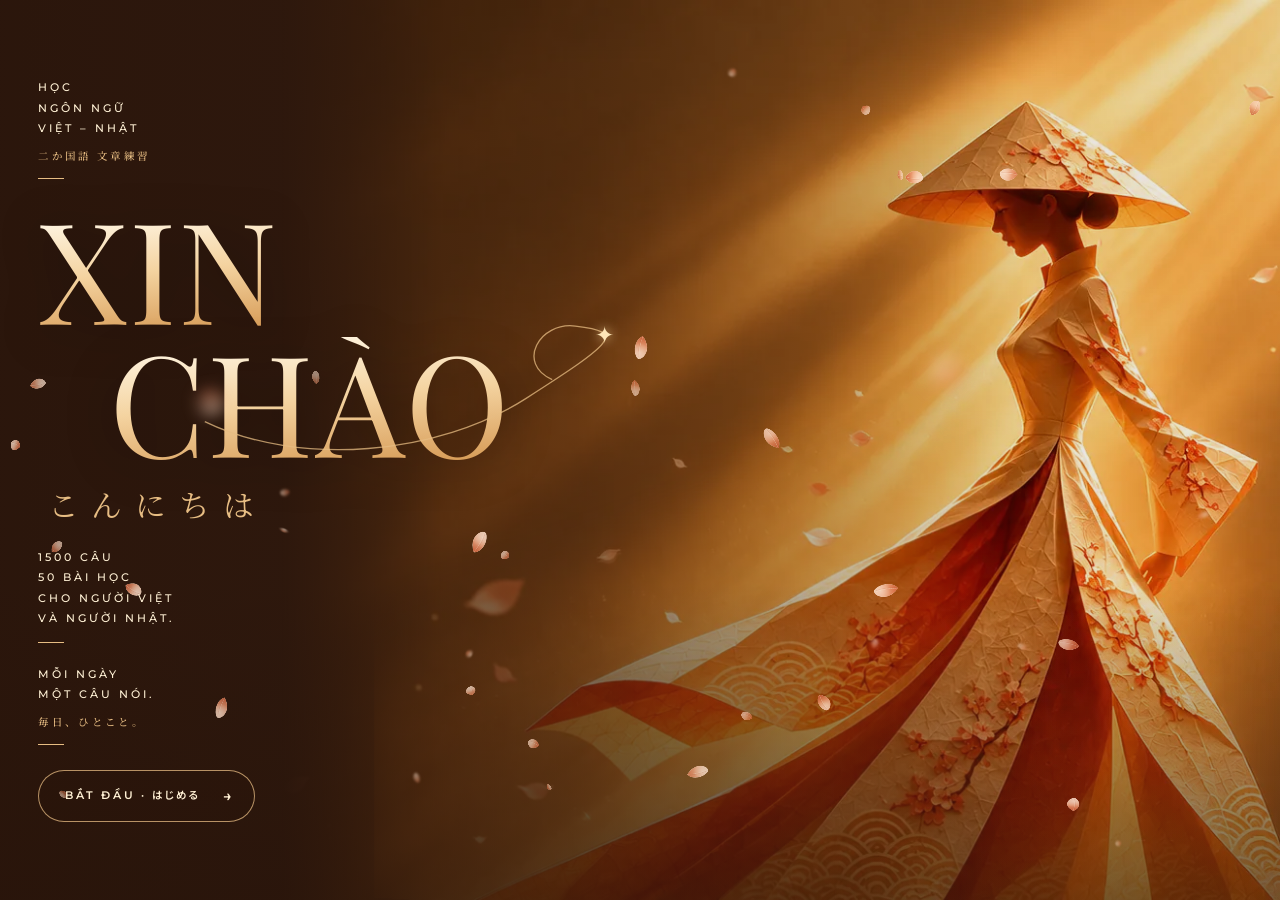
<file: index.html>
<!DOCTYPE html>
<html lang="vi">
<head>
    <meta charset="UTF-8">
    <meta name="viewport" content="width=device-width, initial-scale=1.0, viewport-fit=cover">
    <title>Học Việt - Nhật</title>
    <meta name="claude:viewport-fit-sides" content="cover">
    <link rel="preconnect" href="https://fonts.googleapis.com">
    <link rel="preconnect" href="https://fonts.gstatic.com" crossorigin>
    <link rel="stylesheet" href="https://fonts.googleapis.com/css2?family=Be+Vietnam+Pro:wght@500;600;700;900&family=Inter:wght@400;500;600&family=Noto+Sans+JP:wght@400;500;700;900&family=Noto+Serif+JP:wght@400;600;700&family=Playfair+Display:ital,wght@0,400;0,500;1,400&family=Montserrat:wght@400;500;600&display=swap">
    <link rel="stylesheet" href="style.css?v=20261128-90">
    <link rel="stylesheet" href="roadmap.css?v=20261128-90">
    <link rel="stylesheet" href="kanji.css?v=20261128-90">
</head>
<body>

<!-- ===== Màn chào: ảnh áo dài origami ===== -->
<section class="hello" id="hello" hidden aria-labelledby="helloTitle">
    <div class="hello-bg">
        <img class="hello-img" id="helloImg" src="images/aoda-dai-origami.webp" alt="Cô gái Việt Nam mặc áo dài và nón lá">
        <canvas class="dress" id="dressCanvas" aria-hidden="true"></canvas>
    </div>
    <canvas class="petals" id="petalsBack" aria-hidden="true"></canvas>
    <canvas class="petals front" id="petalsFront" aria-hidden="true"></canvas>
    <div class="hello-in">
        <div class="step s1" id="step1">
            <div class="s1-main">
                <p class="eyebrow"><span>Học</span><span>ngôn ngữ</span><span>Việt – Nhật</span><span class="jp" lang="ja">二か国語 文章練習</span></p>
                <h1 class="hero" id="helloTitle">
                    <span class="l1">Xin</span><span class="l1 i2">chào</span>
                    <span class="l2 jp" lang="ja">こんにちは</span>
                    <svg class="swash" viewBox="0 0 600 200" aria-hidden="true" focusable="false"><path d="M8 150 C 140 214, 330 196, 452 118 S 590 26, 520 18 C 470 12, 438 70, 488 92"/></svg>
                    <span class="spark" aria-hidden="true">✦</span>
                </h1>
                <!-- Lời nhắn ngắn (trước đây ở cột phải) -->
                <div class="notes">
                    <p class="side-note">1500 câu<br>50 bài học<br>cho người Việt<br>và người Nhật.</p>
                    <p class="side-note">Mỗi ngày<br>một câu nói.<span class="jp" lang="ja">毎日、ひとこと。</span></p>
                </div>
                <div class="ctas">
                    <button type="button" class="pill" id="goAsk"><span>Bắt đầu · <span class="jp" lang="ja">はじめる</span></span><span class="arr" aria-hidden="true">→</span></button>
                    <button type="button" class="pill ghost" id="goResume" hidden><span>Tiếp tục học · <span class="jp" lang="ja">続きから</span></span><span class="arr" aria-hidden="true">↻</span></button>
                </div>
            </div>
        </div>

        <div class="step" id="step2" hidden>
            <p class="eyebrow">Trước khi bắt đầu<br><span class="jp" lang="ja">はじめる前に</span></p>
            <h2 class="ask">Bạn đến từ đâu?<span class="jp" lang="ja">ご出身はどちらですか？</span></h2>
            <div class="origins">
                <button type="button" class="origin" data-ui="vi" lang="vi">
                    <img class="o-mark" src="images/origin-vi.webp" alt="" aria-hidden="true">
                    <span class="o-c">Việt Nam · <span class="jp" lang="ja">ベトナム</span></span>
                    <b>Tôi là người Việt</b>
                    <span class="o-s">Tôi muốn học tiếng Nhật</span>
                </button>
                <button type="button" class="origin" data-ui="ja" lang="ja">
                    <img class="o-mark" src="images/origin-ja.webp" alt="" aria-hidden="true">
                    <span class="o-c">日本 · <span lang="vi">Nhật Bản</span></span>
                    <b>日本から来ました</b>
                    <span class="o-s">ベトナム語を学びたいです</span>
                </button>
            </div>
            <p class="foot">Bạn có thể đổi lại bất cứ lúc nào ở Trang chủ. · <span class="jp" lang="ja">選択はホームからいつでも変更できます。</span></p>
            <button type="button" class="go back" id="goBack"><span class="ring" aria-hidden="true">←</span><span>Quay lại · <span class="jp" lang="ja">戻る</span></span></button>
        </div>
    </div>
</section>

<!-- ===== Trang học ===== -->
<canvas class="page-petals" id="petalsPage" aria-hidden="true" hidden></canvas>
<div class="page">
    <div class="backbar" id="backbar"><a href="#luyen-cau" id="backbarA"><span class="ring" aria-hidden="true">←</span><span id="backbarTxt">Quay về Khóa học</span></a></div>
    <header class="top">
        <div class="brandcol">
            <div class="navrow"><button type="button" class="go back" id="backBtn" hidden><span class="ring" aria-hidden="true">←</span><span id="backTxt">Quay lại</span></button>
            <button type="button" class="go back" id="homeBtn"><span class="ring" aria-hidden="true">←</span><span id="homeTxt">Trang chủ</span></button></div>
            <div class="kicker" id="kicker">Luyện câu song ngữ</div>
            <h1 id="h1">Việt ⇄ Nhật · 1500 câu</h1>
        </div>
    </header>
    <nav class="tabs" aria-label="Chọn mục" id="sub"></nav>
    <main id="view"></main>
</div>
<script src="roadmap.js?v=20261128-90"></script>
<script src="roadmap-pic.js?v=20261128-90"></script>
<script src="roadmap-mock.js?v=20261128-90"></script>
<script src="roadmap-mockart.js?v=20261128-90"></script>
<script src="roadmap-ov.js?v=20261128-90"></script>
<script src="roadmap-n4.js?v=20261128-90"></script>
<script src="kanji.js?v=20261128-90"></script>
<script src="script.js?v=20261128-90"></script>
</body>
</html>
</file>
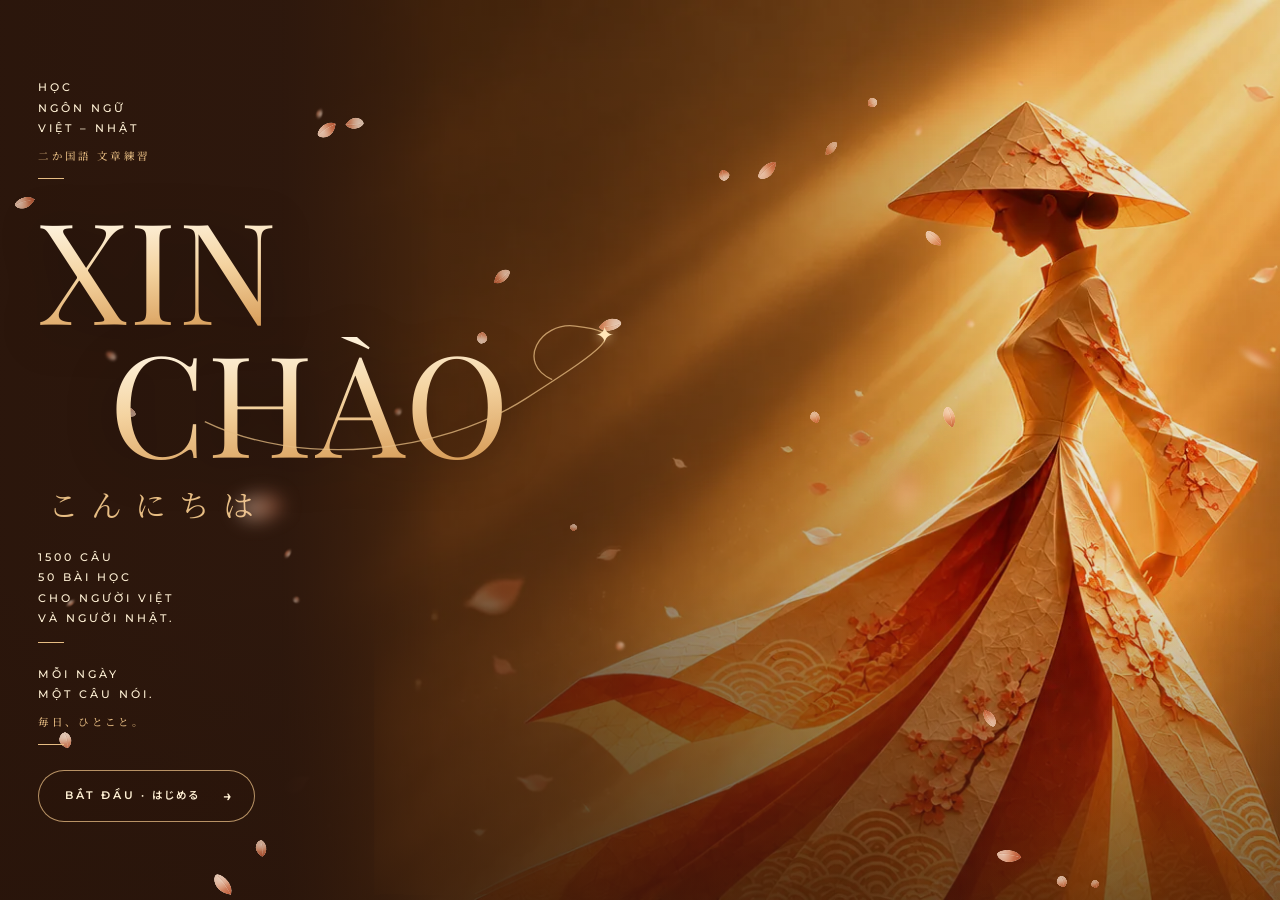
<file: thi-thu-n5.html>
<!DOCTYPE html>
<html lang="vi">
<head>
    <meta charset="UTF-8">
    <meta name="viewport" content="width=device-width, initial-scale=1.0, viewport-fit=cover">
    <title>Thi thử JLPT N5 · Học Việt - Nhật</title>
    <script>(function(){try{document.documentElement.classList.add("mk-solo");var d=(location.search.match(/[?&]de=(\d+)/)||[])[1]||"1";if(!/^#thi-thu-/.test(location.hash))history.replaceState(null,"",location.pathname+location.search+"#thi-thu-"+d+"-all");}catch(e){}})();</script>
    <meta name="claude:viewport-fit-sides" content="cover">
    <link rel="preconnect" href="https://fonts.googleapis.com">
    <link rel="preconnect" href="https://fonts.gstatic.com" crossorigin>
    <link rel="stylesheet" href="https://fonts.googleapis.com/css2?family=Be+Vietnam+Pro:wght@500;600;700;900&family=Inter:wght@400;500;600&family=Noto+Sans+JP:wght@400;500;700;900&family=Noto+Serif+JP:wght@400;600;700&family=Playfair+Display:ital,wght@0,400;0,500;1,400&family=Montserrat:wght@400;500;600&display=swap">
    <link rel="stylesheet" href="style.css?v=20261128-90">
    <link rel="stylesheet" href="roadmap.css?v=20261128-90">
    <link rel="stylesheet" href="kanji.css?v=20261128-90">
</head>
<body>

<!-- ===== Màn chào: ảnh áo dài origami ===== -->
<section class="hello" id="hello" hidden aria-labelledby="helloTitle">
    <div class="hello-bg">
        <img class="hello-img" id="helloImg" src="images/aoda-dai-origami.webp" alt="Cô gái Việt Nam mặc áo dài và nón lá">
        <canvas class="dress" id="dressCanvas" aria-hidden="true"></canvas>
    </div>
    <canvas class="petals" id="petalsBack" aria-hidden="true"></canvas>
    <canvas class="petals front" id="petalsFront" aria-hidden="true"></canvas>
    <div class="hello-in">
        <div class="step s1" id="step1">
            <div class="s1-main">
                <p class="eyebrow"><span>Học</span><span>ngôn ngữ</span><span>Việt – Nhật</span><span class="jp" lang="ja">二か国語 文章練習</span></p>
                <h1 class="hero" id="helloTitle">
                    <span class="l1">Xin</span><span class="l1 i2">chào</span>
                    <span class="l2 jp" lang="ja">こんにちは</span>
                    <svg class="swash" viewBox="0 0 600 200" aria-hidden="true" focusable="false"><path d="M8 150 C 140 214, 330 196, 452 118 S 590 26, 520 18 C 470 12, 438 70, 488 92"/></svg>
                    <span class="spark" aria-hidden="true">✦</span>
                </h1>
                <!-- Lời nhắn ngắn (trước đây ở cột phải) -->
                <div class="notes">
                    <p class="side-note">1500 câu<br>50 bài học<br>cho người Việt<br>và người Nhật.</p>
                    <p class="side-note">Mỗi ngày<br>một câu nói.<span class="jp" lang="ja">毎日、ひとこと。</span></p>
                </div>
                <div class="ctas">
                    <button type="button" class="pill" id="goAsk"><span>Bắt đầu · <span class="jp" lang="ja">はじめる</span></span><span class="arr" aria-hidden="true">→</span></button>
                    <button type="button" class="pill ghost" id="goResume" hidden><span>Tiếp tục học · <span class="jp" lang="ja">続きから</span></span><span class="arr" aria-hidden="true">↻</span></button>
                </div>
            </div>
        </div>

        <div class="step" id="step2" hidden>
            <p class="eyebrow">Trước khi bắt đầu<br><span class="jp" lang="ja">はじめる前に</span></p>
            <h2 class="ask">Bạn đến từ đâu?<span class="jp" lang="ja">ご出身はどちらですか？</span></h2>
            <div class="origins">
                <button type="button" class="origin" data-ui="vi" lang="vi">
                    <img class="o-mark" src="images/origin-vi.webp" alt="" aria-hidden="true">
                    <span class="o-c">Việt Nam · <span class="jp" lang="ja">ベトナム</span></span>
                    <b>Tôi là người Việt</b>
                    <span class="o-s">Tôi muốn học tiếng Nhật</span>
                </button>
                <button type="button" class="origin" data-ui="ja" lang="ja">
                    <img class="o-mark" src="images/origin-ja.webp" alt="" aria-hidden="true">
                    <span class="o-c">日本 · <span lang="vi">Nhật Bản</span></span>
                    <b>日本から来ました</b>
                    <span class="o-s">ベトナム語を学びたいです</span>
                </button>
            </div>
            <p class="foot">Bạn có thể đổi lại bất cứ lúc nào ở Trang chủ. · <span class="jp" lang="ja">選択はホームからいつでも変更できます。</span></p>
            <button type="button" class="go back" id="goBack"><span class="ring" aria-hidden="true">←</span><span>Quay lại · <span class="jp" lang="ja">戻る</span></span></button>
        </div>
    </div>
</section>

<!-- ===== Trang học ===== -->
<canvas class="page-petals" id="petalsPage" aria-hidden="true" hidden></canvas>
<div class="page">
    <div class="backbar" id="backbar"><a href="#luyen-cau" id="backbarA"><span class="ring" aria-hidden="true">←</span><span id="backbarTxt">Quay về Khóa học</span></a></div>
    <header class="top">
        <div class="brandcol">
            <div class="navrow"><button type="button" class="go back" id="backBtn" hidden><span class="ring" aria-hidden="true">←</span><span id="backTxt">Quay lại</span></button>
            <button type="button" class="go back" id="homeBtn"><span class="ring" aria-hidden="true">←</span><span id="homeTxt">Trang chủ</span></button></div>
            <div class="kicker" id="kicker">Luyện câu song ngữ</div>
            <h1 id="h1">Việt ⇄ Nhật · 1500 câu</h1>
        </div>
    </header>
    <nav class="tabs" aria-label="Chọn mục" id="sub"></nav>
    <main id="view"></main>
</div>
<script src="roadmap.js?v=20261128-90"></script>
<script src="roadmap-pic.js?v=20261128-90"></script>
<script src="roadmap-mock.js?v=20261128-90"></script>
<script src="roadmap-mockart.js?v=20261128-90"></script>
<script src="roadmap-ov.js?v=20261128-90"></script>
<script src="roadmap-n4.js?v=20261128-90"></script>
<script src="kanji.js?v=20261128-90"></script>
<script src="script.js?v=20261128-90"></script>
</body>
</html>
</file>
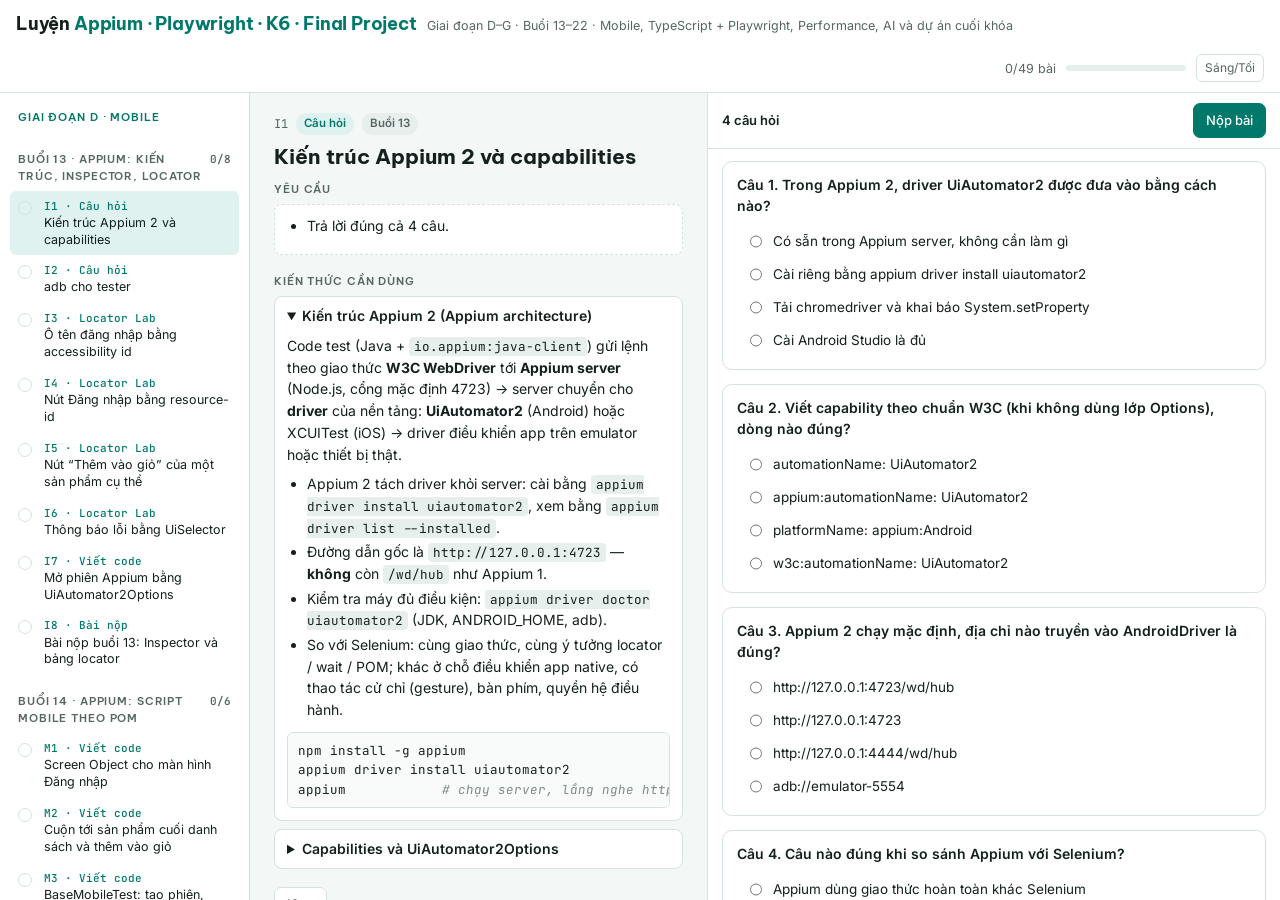
<file: qa/advanced.html>
<!doctype html><html lang="vi"><head><meta charset="utf-8"><meta name="viewport" content="width=device-width,initial-scale=1"><script>(function(){var e=false;try{e=window.top!==window}catch(x){e=true}if(e)document.documentElement.classList.add("embedded")})()</script><style>html.embedded nav.switch{display:none!important}</style>
<style>
code.cblock{display:block;width:fit-content;max-width:100%;box-sizing:border-box;margin:6px 0;padding:8px 10px;
  background:var(--code-bg,#f4f4f5);border:1px solid var(--line,#ddd);border-radius:6px;font-size:12.5px;line-height:1.55;
  white-space:pre-wrap;overflow-wrap:anywhere;overflow-x:auto;text-align:left}
</style>
<script>(function(){
  var SKIP='pre,button,a,label,summary,h1,h2,h3,h4,h5,h6,th,td,option,select,textarea,nav,.opt,.cblock-off';
  var KW=/^\s*(SELECT|INSERT|UPDATE|DELETE|WITH|CREATE|ALTER|DROP|FROM|WHERE|JOIN|LEFT JOIN|GROUP BY|ORDER BY|HAVING|CASE |UNION|\/\/|\/html|@|#|const |let |var |await |return |new |class |interface |package |driver\.|By\.|import |public |private |static |mvn |npx |npm |git |adb |k6 |curl |docker |mv |cp |cd |mkdir |assert|expect\(|test\(|Authorization:|Content-Type:|following-sibling|preceding-sibling|ancestor::)/i;
  var JSONISH=/^\s*[\[{]\s*["{\[]/;   // {"items": …} hoặc [{…}]
  var SYM=/[;{}()=]/;
  function isBlock(el){
    var t=(el.textContent||'').trim();
    if(t.length<28) return false;
    if(el.closest(SKIP)) return false;
    return KW.test(t) || JSONISH.test(t) || (SYM.test(t) && /[A-Za-z_]\w*\s*[(.=]/.test(t));
  }
  // Thành khối thì dấu câu ngay sau nó (". , ; :") sẽ rơi xuống một dòng riêng: bỏ dấu câu lẻ đó đi
  function mark(el){
    el.classList.add('cblock');
    var n=el.nextSibling;
    if(n&&n.nodeType===3&&/^[.,;:]/.test(n.nodeValue)) n.nodeValue=n.nodeValue.replace(/^[.,;:]\s*/,'');
  }
  function scan(root){
    var list=(root.querySelectorAll?root.querySelectorAll('code:not(.cblock)'):[]);
    for(var i=0;i<list.length;i++) if(isBlock(list[i])) mark(list[i]);
  }
  function start(){
    scan(document.body);
    new MutationObserver(function(ms){ for(var i=0;i<ms.length;i++){ var n=ms[i].addedNodes; for(var j=0;j<n.length;j++){ var x=n[j]; if(x.nodeType===1){ if(x.matches&&x.matches('code:not(.cblock)')&&isBlock(x)) mark(x); scan(x); } } } })
      .observe(document.body,{childList:true,subtree:true});
  }
  if(document.readyState==='loading') document.addEventListener('DOMContentLoaded',start); else start();
})();</script>
<title>Luyện Appium · Playwright · K6 · Final Project</title>
<meta name="claude:viewport-fit-sides" content="cover">
<link rel="preconnect" href="https://fonts.googleapis.com">
<link rel="preconnect" href="https://fonts.gstatic.com" crossorigin>
<link rel="stylesheet" href="https://fonts.googleapis.com/css2?family=Be+Vietnam+Pro:wght@500;600;700&family=Inter:wght@400;500;600&family=JetBrains+Mono:wght@400;500&display=swap">
<style>
/* Cùng bố cục với trang Luyện Selenium + TestNG: danh sách bài bên trái, đề bài ở giữa, khu làm bài bên phải.
   Thêm: Locator Lab mobile (page source UiAutomator2 + màn hình điện thoại mô phỏng), chấm code TypeScript / JavaScript. */
:root{
  --bg:#f3f7f6; --surface:#ffffff; --sunken:#e7efed; --ink:#14201e; --muted:#566663; --line:#d6e2df;
  --accent:#00796b; --accent-ink:#ffffff; --accent-soft:#dff2ef;
  --pass:#1d7a46; --pass-soft:#e1f3e7; --fail:#b3261e; --fail-soft:#fbe7e5; --warn:#8a5a00; --warn-soft:#fbf0d6;
  --code-bg:#f8fbfa; --kw:#7b1fa2; --str:#9a4b00; --num:#1f5fae; --cmt:#7d8a87; --ann:#00796b;
  --f-display:"Be Vietnam Pro", "Segoe UI", system-ui, sans-serif;
  --f-body:"Inter", "Segoe UI", system-ui, sans-serif;
  --f-mono:"JetBrains Mono", Consolas, "Courier New", monospace;
}
@media (prefers-color-scheme: dark){ :root:not([data-theme="light"]){
  --bg:#0f1514; --surface:#161e1d; --sunken:#0b100f; --ink:#e4eeec; --muted:#93a6a2; --line:#283432;
  --accent:#4db6ac; --accent-ink:#06201d; --accent-soft:#16312e;
  --pass:#5fd08e; --pass-soft:#163322; --fail:#ff8a80; --fail-soft:#3a1a18; --warn:#f0c35a; --warn-soft:#352a12;
  --code-bg:#121918; --kw:#ce93d8; --str:#f0b070; --num:#8db8f2; --cmt:#73827f; --ann:#4db6ac; color-scheme:dark;
}}
:root[data-theme="dark"]{
  --bg:#0f1514; --surface:#161e1d; --sunken:#0b100f; --ink:#e4eeec; --muted:#93a6a2; --line:#283432;
  --accent:#4db6ac; --accent-ink:#06201d; --accent-soft:#16312e;
  --pass:#5fd08e; --pass-soft:#163322; --fail:#ff8a80; --fail-soft:#3a1a18; --warn:#f0c35a; --warn-soft:#352a12;
  --code-bg:#121918; --kw:#ce93d8; --str:#f0b070; --num:#8db8f2; --cmt:#73827f; --ann:#4db6ac; color-scheme:dark;
}
html,body{height:100%;margin:0}
body{background:var(--bg);color:var(--ink);font-family:var(--f-body);font-size:14px;line-height:1.55;display:flex;flex-direction:column}
*{box-sizing:border-box}
h1,h2,h3{font-family:var(--f-display);text-wrap:balance;margin:0}
code,pre,textarea,input,select{font-family:var(--f-mono)}
code{font-size:.9em;background:var(--sunken);padding:1px 5px;border-radius:4px}
button{font:inherit;cursor:pointer;color:inherit}
:focus-visible{outline:2px solid var(--accent);outline-offset:2px}

.top{display:flex;align-items:center;gap:16px;flex-wrap:wrap;padding-block:10px;padding-left:max(16px,env(safe-area-inset-left,0px));padding-right:max(16px,env(safe-area-inset-right,0px));border-bottom:1px solid var(--line);background:var(--surface)}
.brand{display:flex;align-items:baseline;gap:10px;flex-wrap:wrap;min-width:0}
.brand h1{font-size:18px;font-weight:700;letter-spacing:-.01em}
.brand h1 span{color:var(--accent)}
.brand p{margin:0;color:var(--muted);font-size:12.5px}
.progress{margin-left:auto;display:flex;align-items:center;gap:10px;font-size:12.5px;color:var(--muted)}
.bar{width:120px;height:6px;border-radius:3px;background:var(--sunken);overflow:hidden}
.bar i{display:block;height:100%;background:var(--accent);width:0;transition:width .3s}
.theme-btn{border:1px solid var(--line);background:transparent;color:var(--muted);border-radius:6px;padding:4px 8px;font-size:12px}

.app{flex:1;min-height:0;display:grid;grid-template-columns:250px minmax(0,1fr) minmax(0,1.25fr)}
.pane{min-height:0;overflow:auto}
.queue{border-right:1px solid var(--line);background:var(--surface);padding:12px 10px 24px}
.phase{margin-bottom:14px}
.phase h2{font-size:11px;font-weight:600;letter-spacing:.08em;text-transform:uppercase;color:var(--muted);padding:4px 8px 6px;display:flex;justify-content:space-between;gap:6px}
.phase h2 span{font-family:var(--f-mono);letter-spacing:0}
.qitem{display:grid;grid-template-columns:18px 1fr;gap:8px;align-items:start;width:100%;text-align:left;border:0;background:transparent;padding:7px 8px;border-radius:6px}
.qitem:hover{background:var(--sunken)}
.qitem[aria-current="true"]{background:var(--accent-soft)}
.qitem .dot{width:14px;height:14px;margin-top:3px;border-radius:50%;border:1.5px solid var(--line)}
.qitem.done .dot{background:var(--pass);border-color:var(--pass)}
.qitem .k{font-family:var(--f-mono);font-size:11px;color:var(--accent);font-weight:500;display:block}
.qitem .t{font-size:12.5px;line-height:1.35;display:block;color:var(--ink)}

.ticket{padding:20px 24px 40px;border-right:1px solid var(--line)}
.tk-head{display:flex;flex-wrap:wrap;gap:8px;align-items:center;margin-bottom:8px}
.tk-key{font-family:var(--f-mono);font-size:12px;color:var(--muted)}
.chip{font-size:11.5px;font-weight:600;padding:2px 8px;border-radius:999px;background:var(--sunken);color:var(--muted)}
.chip.acc{background:var(--accent-soft);color:var(--accent)}
.chip.ok{background:var(--pass-soft);color:var(--pass)}
.chip.cp{background:var(--warn-soft);color:var(--warn)}
.ticket h2.title{font-size:21px;font-weight:700;line-height:1.3;margin-bottom:10px}
.field{margin-bottom:18px;max-width:72ch}
.field h3{font-size:11px;font-weight:600;letter-spacing:.08em;text-transform:uppercase;color:var(--muted);margin-bottom:6px}
.field p,.field ul,.field ol{margin:0 0 8px}
.field ul,.field ol{padding-left:20px}
.field li{margin-bottom:3px}
.expect{border:1px dashed var(--line);border-radius:8px;padding:10px 12px;background:var(--surface)}
.lesson{display:flex;flex-direction:column;gap:8px}
.kw{border:1px solid var(--line);border-radius:8px;background:var(--surface)}
.kw summary{cursor:pointer;padding:8px 12px;font-weight:600}
.kw-body{padding:0 12px 12px;display:flex;flex-direction:column;gap:8px}
.kw-body p{margin:0}
.kw-body ul{margin:0;padding-left:20px}
.tbl{border-collapse:collapse;font-size:13px;width:100%}
.tbl th,.tbl td{border:1px solid var(--line);padding:5px 8px;text-align:left;vertical-align:top}
.tbl th{background:var(--sunken);font-weight:600}
pre.syn{margin:0;background:var(--code-bg);border:1px solid var(--line);border-radius:6px;padding:8px 10px;overflow-x:auto;font-size:12.5px;line-height:1.55;white-space:pre}
.hl-k{color:var(--kw);font-weight:500}.hl-s{color:var(--str)}.hl-n{color:var(--num)}.hl-c{color:var(--cmt);font-style:italic}.hl-a{color:var(--ann)}
.hl-t{color:var(--kw)}.hl-at{color:var(--num)}
.hints{display:flex;flex-direction:column;gap:8px}
.hint{background:var(--warn-soft);border-radius:8px;padding:8px 12px;font-size:13.5px}
.hint b{color:var(--warn);font-weight:600;margin-right:4px}
.linkbtn{border:0;background:none;color:var(--accent);font-weight:600;padding:0;font-size:13px}
.linkbtn:disabled{color:var(--muted);cursor:default}
.donebox{border-radius:8px;padding:10px 14px;background:var(--pass-soft);color:var(--pass);font-weight:600;max-width:72ch;margin-bottom:16px}

.work{display:flex;flex-direction:column;min-height:0;overflow:auto;background:var(--surface)}
.toolbar{display:flex;gap:8px;align-items:center;flex-wrap:wrap;padding:10px 14px;border-bottom:1px solid var(--line);position:sticky;top:0;background:var(--surface);z-index:2}
.toolbar .ttl{font-weight:600;font-size:13px;margin-right:auto}
.btn{border:1px solid var(--line);background:var(--surface);border-radius:7px;padding:6px 12px;font-weight:500;font-size:13px}
.btn:hover{background:var(--sunken)}
.btn.primary{background:var(--accent);color:var(--accent-ink);border-color:var(--accent)}
.btn.primary:hover{filter:brightness(1.08)}
.btn:disabled{opacity:.55;cursor:default}
.sec{padding:12px 14px;border-bottom:1px solid var(--line)}
.sec h4{margin:0 0 8px;font-size:11px;font-weight:600;letter-spacing:.08em;text-transform:uppercase;color:var(--muted)}
.locrow{display:grid;grid-template-columns:auto auto minmax(0,1fr) auto;gap:6px;align-items:center;font-family:var(--f-mono);font-size:13px}
.locrow select,.locrow input{border:1px solid var(--line);border-radius:6px;background:var(--surface);color:var(--ink);font-size:13px;padding:6px 8px;min-width:0}
.locrow .pre{color:var(--muted);white-space:nowrap}
.locrow input{width:100%}
.editor{display:block;width:100%;min-height:340px;resize:vertical;border:0;border-bottom:1px solid var(--line);background:var(--code-bg);color:var(--ink);font-size:13px;line-height:1.6;padding:12px 14px;tab-size:4;white-space:pre;overflow:auto}
.editor:focus{outline:none;box-shadow:inset 0 0 0 2px var(--accent)}
.res{display:flex;flex-direction:column;gap:6px}
.chk{display:grid;grid-template-columns:20px 1fr;gap:6px;font-size:13.5px;align-items:start}
.chk .ic{font-weight:700;text-align:center}
.chk.ok .ic{color:var(--pass)}.chk.no .ic{color:var(--fail)}
.chk .why{display:block;color:var(--muted);font-size:12.5px}
.verdict{border-radius:8px;padding:8px 12px;font-weight:600;margin-bottom:4px}
.verdict.ok{background:var(--pass-soft);color:var(--pass)}
.verdict.no{background:var(--fail-soft);color:var(--fail)}
.msg{color:var(--muted);font-size:13px;margin:0}
.found{font-family:var(--f-mono);font-size:12.5px;background:var(--code-bg);border:1px solid var(--line);border-radius:6px;padding:8px 10px;white-space:pre-wrap;word-break:break-word}

/* Trình duyệt mô phỏng */
.browser{border:1px solid var(--line);border-radius:10px;overflow:hidden;background:#fff}
.bbar{display:flex;align-items:center;gap:8px;padding:6px 10px;background:var(--sunken);border-bottom:1px solid var(--line)}
.bbar i{width:9px;height:9px;border-radius:50%;background:var(--line);display:inline-block}
.bbar .url{flex:1;font-family:var(--f-mono);font-size:12px;color:var(--muted);background:var(--surface);border-radius:5px;padding:2px 8px;overflow:hidden;white-space:nowrap;text-overflow:ellipsis}
.vtabs{display:flex;gap:2px;border:1px solid var(--line);border-radius:7px;padding:2px;background:var(--bg);width:max-content;margin-bottom:8px}
.vtabs button{border:0;background:transparent;border-radius:5px;padding:3px 10px;font-size:12.5px;color:var(--muted)}
.vtabs button[aria-selected="true"]{background:var(--accent);color:var(--accent-ink)}
pre.insp{margin:0;background:var(--code-bg);border:1px solid var(--line);border-radius:8px;padding:10px 12px;overflow:auto;font-size:12px;line-height:1.55;max-height:460px;white-space:pre}
pre.insp .hit{background:rgba(255,193,7,.35);outline:1px solid #f0a500;border-radius:2px}

.quiz{display:flex;flex-direction:column;gap:14px}
.qq{border:1px solid var(--line);border-radius:10px;padding:12px 14px;background:var(--surface)}
.qq p.q{margin:0 0 8px;font-weight:600}
.opt{display:grid;grid-template-columns:20px 1fr;gap:8px;align-items:start;padding:6px 8px;border-radius:7px;cursor:pointer;font-size:13.5px}
.opt:hover{background:var(--sunken)}
.opt input{margin-top:4px}
.opt.right{background:var(--pass-soft)}
.opt.wrong{background:var(--fail-soft)}
.expl{font-size:13px;color:var(--muted);margin:6px 0 0;padding-left:10px;border-left:3px solid var(--line)}
.rv{display:grid;grid-template-columns:minmax(0,1fr) auto;gap:8px;align-items:center;padding:8px 10px;border:1px solid var(--line);border-radius:8px;font-size:13.5px}
.rv .seg{display:flex;gap:2px;border:1px solid var(--line);border-radius:7px;padding:2px;background:var(--bg)}
.rv .seg button{border:0;background:transparent;border-radius:5px;padding:3px 10px;font-size:12.5px;color:var(--muted)}
.rv .seg button[aria-pressed="true"]{background:var(--accent);color:var(--accent-ink)}
.rv.right{border-color:var(--pass);background:var(--pass-soft)}
.rv.wrong{border-color:var(--fail);background:var(--fail-soft)}
.rv .ex{grid-column:1/-1;font-size:12.5px;color:var(--muted)}
.selfck{display:grid;grid-template-columns:20px 1fr;gap:8px;align-items:start;padding:8px 10px;border:1px solid var(--line);border-radius:8px;font-size:13.5px;cursor:pointer}
.selfck input{margin-top:4px}

@media (max-width:1100px){ .app{grid-template-columns:220px minmax(0,1fr);align-items:start;overflow:auto} .pane,.work{overflow:visible;min-height:auto} .work{grid-column:1/-1;border-top:1px solid var(--line)} .ticket{border-right:0} }
@media (max-width:720px){ .app{grid-template-columns:1fr} .queue{border-right:0;border-bottom:1px solid var(--line)} .ticket{border-right:0} }
@media (prefers-reduced-motion:reduce){*{transition:none!important}}
/* Màn hình điện thoại mô phỏng (Locator Lab mobile) */
.phone{width:290px;max-width:100%;margin:0 auto;border:10px solid #1d2422;border-radius:28px;background:#f6f8f7;color:#1b1b1b;overflow:hidden;font-family:var(--f-body)}
.phone .sb{height:20px;background:#e3e8e6;font-size:10px;color:#566663;display:flex;align-items:center;justify-content:space-between;padding:0 12px}
.ph-box{display:flex;flex-direction:column;gap:7px;padding:8px}
.ph-row{display:flex;align-items:center;gap:8px;padding:4px 2px 8px;border-bottom:1px solid #dde3e1}
.ph-row .ph-title{margin-right:auto}
.ph-card{border:1px solid #dde3e1;border-radius:8px;padding:8px;display:grid;grid-template-columns:1fr auto;gap:2px 8px;align-items:center;background:#fff}
.ph-card .ph-btn{grid-column:2;grid-row:1/3;font-size:11px;padding:6px 8px}
.ph-text{font-size:13px}
.ph-title{font-size:16px;font-weight:700}
.ph-err{color:#b3261e;font-size:12.5px}
.ph-badge{background:#b3261e;color:#fff;border-radius:999px;font-size:11px;padding:0 7px}
.ph-input{border:1px solid #b9c4c1;border-radius:6px;padding:8px;color:#3b4644;font-size:13px;background:#fff}
.ph-btn{background:#00796b;color:#fff;border-radius:6px;padding:8px;text-align:center;font-weight:600;font-size:12.5px}
.ph-icon{font-size:11.5px;color:#566663;border:1px dashed #b9c4c1;border-radius:6px;padding:4px 6px;text-align:center}
.ph-link{font-size:12.5px;color:#00796b;text-decoration:underline}
.sx-hit{outline:3px solid #f0a500!important;outline-offset:1px;background-color:rgba(255,193,7,.28)!important}
pre.insp .ln.hit{background:rgba(255,193,7,.35);outline:1px solid #f0a500;border-radius:2px}
pre.doc{margin:0;background:var(--code-bg);border:1px solid var(--line);border-radius:6px;padding:10px 12px;overflow-x:auto;font-size:12.5px;line-height:1.6;white-space:pre-wrap;font-family:var(--f-body)}
</style>

<header class="top">
  <div class="brand">
    <h1>Luyện <span>Appium · Playwright · K6 · Final Project</span></h1>
    <p>Giai đoạn D–G · Buổi 13–22 · Mobile, TypeScript + Playwright, Performance, AI và dự án cuối khóa</p>
  </div>
  <div class="progress"><span id="progText">0 bài</span><div class="bar"><i id="progBar"></i></div>
    <button class="theme-btn" id="themeBtn" type="button" aria-label="Đổi giao diện sáng/tối">Sáng/Tối</button></div>
</header>

<div class="app">
  <nav class="pane queue" id="queue" aria-label="Danh sách bài"></nav>
  <article class="pane ticket" id="ticket"></article>
  <section class="work" id="work" aria-label="Khu làm bài"></section>
</div>

<script>
// Viết code mẫu trong template literal: § { (viết liền) = ${ ; ´ = dấu backtick (để code JavaScript/YAML có ${...} và `...`).
const C = (s, ...v) => String.raw(s, ...v).replace(/§\{/g, '${').replace(/´/g, '`').replace(/^\n/, '');

/* ===================== Ứng dụng Android mô phỏng: ShopDemo (page source kiểu UiAutomator2) ===================== */
const PKG = 'com.shopdemo.app', RID = n => PKG + ':id/' + n;
const N = (cls, a, kids) => ({ cls: cls.includes('.') ? cls : 'android.widget.' + cls, a: a || {}, kids: kids || [] });
const item = (name, price) => N('android.view.ViewGroup', { id:'item_container', clickable:'true' }, [N('TextView', { id:'item_name', text:name }), N('TextView', { id:'item_price', text:price }), N('Button', { id:'btn_add', text:'THÊM VÀO GIỎ', clickable:'true' })]);
const SCREENS = {
  login:{ name:'Đăng nhập', note:'sau khi bấm Đăng nhập với mật khẩu sai', act:'.LoginActivity', root: N('FrameLayout', {}, [N('LinearLayout', { id:'login_root' }, [
    N('ImageView', { id:'logo', desc:'Logo ShopDemo' }),
    N('EditText', { id:'input_username', desc:'input-username', text:'an_user', clickable:'true' }),
    N('EditText', { id:'input_password', desc:'input-password', text:'••••••••', clickable:'true', password:'true' }),
    N('Button', { id:'btn_login', text:'ĐĂNG NHẬP', clickable:'true' }),
    N('TextView', { id:'txt_error', text:'Sai tên đăng nhập hoặc mật khẩu' }),
    N('TextView', { text:'Quên mật khẩu?', clickable:'true' }),
  ])]) },
  products:{ name:'Sản phẩm', note:'đã có 2 sản phẩm trong giỏ', act:'.ProductsActivity', root: N('FrameLayout', {}, [N('LinearLayout', { id:'products_root' }, [
    N('LinearLayout', { id:'toolbar' }, [N('TextView', { id:'toolbar_title', text:'Sản phẩm' }), N('ImageButton', { id:'btn_cart', desc:'Giỏ hàng', clickable:'true' }), N('TextView', { id:'cart_badge', text:'2' })]),
    N('androidx.recyclerview.widget.RecyclerView', { id:'product_list', scrollable:'true' }, [item('Áo thun cotton', '149.000 ₫'), item('Quần jeans slim', '459.000 ₫'), item('Giày sneaker canvas', '690.000 ₫'), item('Mũ lưỡi trai', '99.000 ₫')]),
  ])]) },
};
const xesc = s => String(s).replace(/[&<>"]/g, c => ({ '&':'&amp;', '<':'&lt;', '>':'&gt;', '"':'&quot;' }[c]));
function toXml(n, idx){
  const a = n.a, at = { index:String(idx), package:PKG, class:n.cls, text:a.text || '', 'resource-id':a.id ? RID(a.id) : '', 'content-desc':a.desc || '', clickable:a.clickable || 'false', scrollable:a.scrollable || 'false', password:a.password || 'false', enabled:'true' };
  const s = Object.entries(at).map(([k, v]) => k + '="' + xesc(v) + '"').join(' ');
  return '<' + n.cls + ' ' + s + (n.kids.length ? '>' + n.kids.map((k, i) => toXml(k, i)).join('') + '</' + n.cls + '>' : '/>');
}
const docCache = {};
function screenDoc(key){
  if (!docCache[key]){
    const d = new DOMParser().parseFromString('<hierarchy rotation="0">' + toXml(SCREENS[key].root, 0) + '</hierarchy>', 'application/xml');
    let i = 0; [...d.getElementsByTagName('*')].forEach(el => { if (el.tagName !== 'hierarchy') el.setAttribute('data-sx', String(i++)); });
    docCache[key] = d;
  }
  return docCache[key];
}
const SHOWN = ['index', 'text', 'resource-id', 'content-desc'];
function sourceHtml(key){
  const lines = [];
  const walk = (el, d) => {
    const pad = '  '.repeat(d), sx = el.getAttribute('data-sx');
    const at = SHOWN.map(k => k + '="' + el.getAttribute(k) + '"').concat(['clickable', 'scrollable', 'password'].filter(k => el.getAttribute(k) === 'true').map(k => k + '="true"')).join(' ');
    const kids = [...el.children];
    lines.push('<span class="ln" data-sx="' + sx + '">' + esc(pad + '<' + el.tagName + ' ' + at + (kids.length ? '>' : '/>')) + '</span>');
    if (kids.length){ kids.forEach(k => walk(k, d + 1)); lines.push(esc(pad + '</' + el.tagName + '>')); }
  };
  const d = screenDoc(key); lines.push(esc('<hierarchy rotation="0">')); [...d.documentElement.children].forEach(k => walk(k, 1)); lines.push(esc('</hierarchy>'));
  return '<pre class="insp">' + lines.join('\n') + '</pre>';
}
function mock(el){
  const c = el.getAttribute('class'), id = (el.getAttribute('resource-id') || '').split('/').pop(), t = el.getAttribute('text'), d = el.getAttribute('content-desc'), A = ' data-sx="' + el.getAttribute('data-sx') + '"', kids = [...el.children];
  if (kids.length) return '<div class="' + (id === 'item_container' ? 'ph-card' : id === 'toolbar' ? 'ph-row' : 'ph-box') + '"' + A + '>' + kids.map(mock).join('') + '</div>';
  if (/EditText/.test(c)) return '<div class="ph-input"' + A + '>' + esc(t) + '</div>';
  if (/\.Button$/.test(c)) return '<div class="ph-btn"' + A + '>' + esc(t) + '</div>';
  if (/Image/.test(c)) return '<div class="ph-icon"' + A + '>' + esc(d) + '</div>';
  const k = id === 'txt_error' ? ' ph-err' : id === 'toolbar_title' ? ' ph-title' : id === 'cart_badge' ? ' ph-badge' : el.getAttribute('clickable') === 'true' ? ' ph-link' : '';
  return '<div class="ph-text' + k + '"' + A + '>' + esc(t) + '</div>';
}

/* ===================== Bài học (lý thuyết ngắn) ===================== */
// [tiêu đề, html, code mẫu, ngôn ngữ của code mẫu]
const LESSONS = {
  appium:['Kiến trúc Appium 2 (Appium architecture)',
    '<p>Code test (Java + <code>io.appium:java-client</code>) gửi lệnh theo giao thức <b>W3C WebDriver</b> tới <b>Appium server</b> (Node.js, cổng mặc định 4723) → server chuyển cho <b>driver</b> của nền tảng: <b>UiAutomator2</b> (Android) hoặc XCUITest (iOS) → driver điều khiển app trên emulator hoặc thiết bị thật.</p><ul><li>Appium 2 tách driver khỏi server: cài bằng <code>appium driver install uiautomator2</code>, xem bằng <code>appium driver list --installed</code>.</li><li>Đường dẫn gốc là <code>http://127.0.0.1:4723</code> — <b>không</b> còn <code>/wd/hub</code> như Appium 1.</li><li>Kiểm tra máy đủ điều kiện: <code>appium driver doctor uiautomator2</code> (JDK, ANDROID_HOME, adb).</li><li>So với Selenium: cùng giao thức, cùng ý tưởng locator / wait / POM; khác ở chỗ điều khiển app native, có thao tác cử chỉ (gesture), bàn phím, quyền hệ điều hành.</li></ul>',
    C`npm install -g appium
appium driver install uiautomator2
appium            # chạy server, lắng nghe http://127.0.0.1:4723`, 'sh'],
  caps:['Capabilities và UiAutomator2Options',
    '<p>Capabilities mô tả phiên cần mở: nền tảng, thiết bị, app. Chuẩn W3C yêu cầu capability riêng của Appium có tiền tố <code>appium:</code> (<code>appium:automationName</code>, <code>appium:app</code>…); <code>platformName</code> không cần tiền tố. Trong java-client 9 dùng lớp <b>Options</b> (<code>UiAutomator2Options</code>) — tự đặt platformName=Android, automationName=UiAutomator2 và tự thêm tiền tố; <code>DesiredCapabilities</code> là cách cũ.</p><table class="tbl"><tr><th>Hàm</th><th>Ý nghĩa</th></tr><tr><td><code>setUdid(...)</code> / <code>setDeviceName(...)</code></td><td>Chọn thiết bị (udid lấy từ <code>adb devices</code>)</td></tr><tr><td><code>setApp(path)</code></td><td>Đường dẫn tuyệt đối tới file .apk — dựng từ thư mục project, không hard-code C:\\Users\\...</td></tr><tr><td><code>setAppPackage</code> / <code>setAppActivity</code></td><td>Mở app đã cài sẵn thay vì cài từ .apk</td></tr><tr><td><code>setAutoGrantPermissions(true)</code></td><td>Tự cấp quyền khi cài app → không hiện popup xin quyền</td></tr><tr><td><code>setNoReset</code> / <code>setFullReset</code></td><td>Chiến lược reset dữ liệu app giữa các phiên</td></tr></table>',
    C`UiAutomator2Options options = new UiAutomator2Options()
    .setUdid("emulator-5554")
    .setApp(Paths.get("apps/shopdemo.apk").toAbsolutePath().toString());
AndroidDriver driver = new AndroidDriver(new URL("http://127.0.0.1:4723"), options);`, 'java'],
  adb:['adb: lệnh hay dùng khi test Android',
    '<table class="tbl"><tr><th>Lệnh</th><th>Dùng để</th></tr><tr><td><code>adb devices</code></td><td>Liệt kê thiết bị; trạng thái <code>unauthorized</code> = chưa bấm “Cho phép gỡ lỗi USB” trên máy</td></tr><tr><td><code>adb install -r app.apk</code></td><td>Cài đè, giữ dữ liệu app</td></tr><tr><td><code>adb shell pm clear com.shopdemo.app</code></td><td>Xóa dữ liệu app (như cài mới)</td></tr><tr><td><code>adb logcat *:E</code></td><td>Chỉ xem log mức Error</td></tr><tr><td><code>adb logcat --pid=$(adb shell pidof -s com.shopdemo.app)</code></td><td>Chỉ xem log của app đang test</td></tr><tr><td><code>adb shell dumpsys window | grep mCurrentFocus</code></td><td>Xem activity đang hiển thị (lấy appActivity)</td></tr></table>', null],
  inspector:['Appium Inspector và page source',
    '<p>Appium Inspector mở một phiên với capabilities của bạn, chụp màn hình và hiện <b>page source</b> dạng XML. Mỗi thẻ là một view Android: tên thẻ = <code>class</code>; thuộc tính hay dùng làm locator:</p><ul><li><code>content-desc</code> — accessibility id (dev đặt bằng <code>contentDescription</code> hoặc <code>testID</code> của React Native). Ổn định nhất nếu dev đặt riêng cho test.</li><li><code>resource-id</code> — dạng <code>com.shopdemo.app:id/btn_login</code>, đặt trong layout XML của app.</li><li><code>text</code> — chữ hiển thị; đổi khi đổi ngôn ngữ hoặc nội dung.</li></ul><p>Inspector có nút “Search for element” để thử locator trước khi đưa vào code — tab <b>Page source</b> ở khu làm bài là phiên bản rút gọn của màn này.</p>', null],
  mloc:['Locator trên mobile và thứ tự ưu tiên',
    '<table class="tbl"><tr><th>AppiumBy</th><th>Khớp với</th><th>Ghi chú</th></tr><tr><td><code>accessibilityId</code></td><td><code>content-desc</code></td><td>Ưu tiên 1, chạy được cả Android và iOS</td></tr><tr><td><code>id</code></td><td><code>resource-id</code></td><td>Ưu tiên 2. UiAutomator2 tự thêm <code>&lt;package&gt;:id/</code> nếu bạn chỉ ghi <code>btn_login</code></td></tr><tr><td><code>androidUIAutomator</code></td><td>Biểu thức <code>new UiSelector()...</code></td><td>Mạnh, nhanh hơn XPath; chỉ có trên Android</td></tr><tr><td><code>className</code></td><td><code>class</code></td><td>Thường khớp nhiều phần tử</td></tr><tr><td><code>xpath</code></td><td>Cây page source</td><td>Chậm trên mobile (phải dựng cả cây XML); chỉ dùng khi phần tử không có id, và luôn viết tương đối</td></tr></table><p><b>Tránh:</b> XPath tuyệt đối, chỉ số vị trí (<code>[2]</code>, <code>.instance(1)</code>), tọa độ màn hình.</p>',
    C`By username = AppiumBy.accessibilityId("input-username");
By login = AppiumBy.id("com.shopdemo.app:id/btn_login");
By error = AppiumBy.androidUIAutomator("new UiSelector().resourceId(\"com.shopdemo.app:id/txt_error\")");`, 'java'],
  uisel:['UiSelector (AppiumBy.androidUIAutomator)',
    '<ul><li><code>new UiSelector().text("…")</code>, <code>.textContains("…")</code>, <code>.textStartsWith("…")</code></li><li><code>.resourceId("com.shopdemo.app:id/…")</code>, <code>.description("…")</code> (content-desc), <code>.className("android.widget.Button")</code></li><li>Nối nhiều điều kiện: <code>new UiSelector().className("android.widget.Button").text("ĐĂNG NHẬP")</code></li><li><code>.instance(n)</code> / <code>.index(n)</code> chọn theo vị trí → dễ vỡ, tránh.</li><li>Trong Java, dấu nháy kép bên trong chuỗi phải viết <code>\\"</code>.</li></ul>', null],
  mscreen:['Screen Object cho mobile (POM) và BaseScreen',
    '<p>Giống POM bên web: mỗi màn hình một class giữ <b>locator private</b> và <b>hành động</b>; test chỉ gọi hành động và assert. <code>BaseScreen</code> giữ <code>AndroidDriver</code>, <code>WebDriverWait</code> và các hàm <code>tap</code>, <code>type</code>, <code>textOf</code> đã có explicit wait.</p>',
    C`public abstract class BaseScreen {
    protected final AndroidDriver driver;
    protected final WebDriverWait wait;

    protected BaseScreen(AndroidDriver driver) {
        this.driver = driver;
        this.wait = new WebDriverWait(driver, Duration.ofSeconds(10));
    }

    protected void tap(By by) {
        wait.until(ExpectedConditions.elementToBeClickable(by)).click();
    }

    protected void type(By by, String text) {
        WebElement el = wait.until(ExpectedConditions.visibilityOfElementLocated(by));
        el.clear();
        el.sendKeys(text);
    }

    protected String textOf(By by) {
        return wait.until(ExpectedConditions.visibilityOfElementLocated(by)).getText();
    }
}`, 'java'],
  gesture:['Cuộn và vuốt (gesture)',
    '<ul><li><b>Cuộn tới phần tử</b> (Android): <code>new UiScrollable(new UiSelector().scrollable(true)).scrollIntoView(new UiSelector().text("…"))</code> qua <code>AppiumBy.androidUIAutomator</code>.</li><li><b>Lệnh mobile của UiAutomator2</b>: <code>driver.executeScript("mobile: scrollGesture", Map.of(...))</code>, <code>mobile: swipeGesture</code>, <code>mobile: clickGesture</code> — tính theo phần tử hoặc vùng, không theo tọa độ tuyệt đối.</li><li><code>TouchAction</code> / <code>MultiTouchAction</code> đã bị <b>bỏ</b> trong java-client 9. Cần cử chỉ đặc biệt thì dùng W3C Actions (<code>PointerInput</code>, <code>Sequence</code>), nhưng tọa độ phải tính từ kích thước màn hình hoặc phần tử, không ghi số cứng.</li></ul>',
    C`WebElement el = driver.findElement(AppiumBy.androidUIAutomator(
    "new UiScrollable(new UiSelector().scrollable(true)).scrollIntoView(new UiSelector().text(\"Mũ lưỡi trai\"))"));

driver.executeScript("mobile: swipeGesture", Map.of(
    "elementId", ((RemoteWebElement) list).getId(),
    "direction", "up",
    "percent", 0.75));`, 'java'],
  mreset:['Reset app, quyền, bàn phím và vòng đời driver',
    '<ul><li>Mặc định (<code>noReset=false</code>) mỗi phiên mới xóa dữ liệu app → test bắt đầu sạch. <code>noReset=true</code>: giữ dữ liệu (nhanh hơn nhưng test phụ thuộc nhau). <code>fullReset=true</code>: gỡ và cài lại app (chậm nhất).</li><li>Popup xin quyền (vị trí, thông báo): <code>setAutoGrantPermissions(true)</code>; hoặc xử lý như một màn hình riêng nếu chính popup là đối tượng cần test.</li><li>Bàn phím che nút: <code>driver.hideKeyboard()</code> sau khi nhập.</li><li>Tạo driver trong <code>@BeforeMethod(alwaysRun = true)</code>, chụp ảnh khi fail rồi <code>quit()</code> trong <code>@AfterMethod(alwaysRun = true)</code>. Mở phiên Appium tốn vài giây → nhóm test hợp lý, nhưng không đánh đổi tính độc lập.</li></ul>', null],
  mvsweb:['Test mobile khác test web ở đâu',
    '<ul><li>Thiết bị đa dạng: kích thước màn hình, phiên bản Android, hãng (popup riêng của Xiaomi, Samsung…).</li><li>Trạng thái hệ điều hành: quyền, thông báo, mạng yếu/mất mạng, xoay màn hình, app chạy nền rồi quay lại.</li><li>Chậm hơn web: mỗi lệnh đi qua Appium server và driver; XPath phải dựng cả cây page source.</li><li>Cử chỉ thay cho chuột: vuốt, cuộn, giữ lâu; bàn phím ảo che giao diện.</li><li>Cài đặt và cập nhật app (upgrade từ bản cũ) cũng là một loại test.</li></ul>', null],
  node:['Node.js, npm và package.json',
    '<ul><li><code>npm init -y</code> tạo <code>package.json</code>; <code>npm install -D @playwright/test typescript</code> thêm vào <code>devDependencies</code> (thư viện chỉ dùng để phát triển/test).</li><li><code>package-lock.json</code> ghi chính xác phiên bản đã cài → <b>commit</b> file này. Trên CI dùng <code>npm ci</code>: cài đúng theo lock, xóa node_modules cũ, báo lỗi nếu lock lệch với package.json.</li><li><code>scripts</code> trong package.json: <code>"test": "playwright test"</code> → chạy bằng <code>npm test</code>.</li><li>Không commit <code>node_modules/</code>, <code>playwright-report/</code>, <code>test-results/</code>.</li></ul>',
    C`{
  "name": "shopdemo-e2e",
  "scripts": { "test": "playwright test" },
  "devDependencies": {
    "@playwright/test": "^1.49.0",
    "typescript": "^5.6.0"
  }
}`, 'ts'],
  ts:['TypeScript cơ bản: kiểu, interface, import/export',
    '<ul><li>Khai báo kiểu: <code>let price: number = 149000;</code>, <code>const names: string[] = []</code>.</li><li><code>interface</code> mô tả hình dạng object; tham số và giá trị trả về của hàm nên có kiểu.</li><li><code>any</code> tắt kiểm tra kiểu — hạn chế dùng. Chưa biết kiểu thì dùng <code>unknown</code> rồi kiểm tra trước khi dùng.</li><li><code>export</code> để file khác <code>import { CartItem } from \'./types\'</code> được.</li><li>Hàm mảng hay dùng: <code>map</code>, <code>filter</code>, <code>reduce</code>, <code>find</code>, <code>some</code>, <code>every</code>.</li></ul>',
    C`export interface Product {
  name: string;
  price: number;
}

export function cheapest(products: Product[]): Product | undefined {
  return [...products].sort((a, b) => a.price - b.price)[0];
}`, 'ts'],
  async:['Promise và async/await',
    '<ul><li>Hàm <code>async</code> luôn trả về <code>Promise</code>. <code>await</code> dừng hàm hiện tại tới khi Promise xong.</li><li>Gần như mọi lệnh Playwright (<code>goto</code>, <code>click</code>, <code>fill</code>, <code>expect(locator)…</code>) trả về Promise → <b>phải await</b>. Quên await: lệnh sau chạy khi lệnh trước chưa xong → test chập chờn hoặc “pass” mà không kiểm tra gì.</li><li><code>array.forEach(async x => …)</code> <b>không chờ</b> các lệnh bên trong. Chạy lần lượt: <code>for (const x of arr) { await … }</code>. Chạy song song và chờ tất cả: <code>await Promise.all(arr.map(async x => …))</code>.</li><li>Bắt lỗi của <code>await</code> bằng <code>try { … } catch (e) { … }</code>.</li></ul>',
    C`async function layGia(api: ApiClient, ids: number[]): Promise<number[]> {
  const prices: number[] = [];
  for (const id of ids) {
    const p = await api.getProduct(id);
    prices.push(p.price);
  }
  return prices;
}`, 'ts'],
  pwloc:['Locator của Playwright và thứ tự ưu tiên',
    '<ol><li><code>page.getByRole(\'button\', { name: \'Đăng nhập\' })</code> — theo vai trò và tên mà người dùng/trình đọc màn hình thấy.</li><li><code>page.getByLabel(\'Mật khẩu\')</code> — ô nhập theo nhãn.</li><li><code>page.getByPlaceholder</code>, <code>page.getByText</code>, <code>page.getByAltText</code>.</li><li><code>page.getByTestId(\'error\')</code> — theo <code>data-testid</code> (đổi tên thuộc tính bằng <code>testIdAttribute</code> trong config, ví dụ <code>data-test</code>).</li><li>CSS/XPath qua <code>page.locator(...)</code> — cuối cùng mới dùng.</li></ol><p><b>Strict mode:</b> locator khớp nhiều phần tử mà gọi <code>click()</code> sẽ báo lỗi thay vì bấm bừa phần tử đầu. Thu hẹp bằng <code>filter({ hasText })</code>, chuỗi locator, hoặc tên cụ thể hơn.</p><p><b>Auto-wait:</b> trước khi click/fill, Playwright tự chờ phần tử gắn vào DOM, hiển thị, ổn định, nhận sự kiện, enabled → không cần sleep.</p>',
    C`const row = page.getByTestId('inventory-item').filter({ hasText: 'Giày sneaker canvas' });
await row.getByRole('button', { name: /Thêm/ }).click();`, 'ts'],
  pwassert:['Web-first assertion',
    '<p><code>await expect(locator).toHaveText(\'2\')</code> <b>tự thử lại</b> cho tới khi đúng hoặc hết timeout (mặc định 5 giây). Ngược lại <code>expect(await locator.textContent()).toBe(\'2\')</code> chỉ đọc <b>một lần</b> — trang chưa cập nhật kịp là fail.</p><table class="tbl"><tr><th>Assertion</th><th>Kiểm tra</th></tr><tr><td><code>toBeVisible()</code> / <code>toBeHidden()</code></td><td>Hiển thị / không hiển thị</td></tr><tr><td><code>toHaveText</code>, <code>toContainText</code></td><td>Chữ đúng / chứa chữ</td></tr><tr><td><code>toHaveCount(n)</code></td><td>Số phần tử</td></tr><tr><td><code>toHaveValue</code>, <code>toBeEnabled</code>, <code>toBeChecked</code></td><td>Trạng thái ô nhập</td></tr><tr><td><code>expect(page).toHaveURL(/inventory/)</code>, <code>toHaveTitle</code></td><td>Trang</td></tr></table><p>Assertion trên giá trị thường (<code>expect(res.status()).toBe(201)</code>) không cần await vì không chờ gì.</p>', null],
  pwconfig:['playwright.config.ts',
    '<ul><li><code>use.baseURL</code>: test gọi <code>page.goto(\'/login\')</code>; đổi môi trường bằng biến <code>BASE_URL</code>.</li><li><code>projects</code>: chạy cùng bộ test trên chromium, firefox, webkit (<code>devices[\'Desktop Chrome\']</code>…).</li><li><code>retries: process.env.CI ? 2 : 0</code> — chỉ thử lại trên CI; <code>trace: \'on-first-retry\'</code> ghi trace khi chạy lại.</li><li><code>reporter: \'html\'</code> tạo <code>playwright-report/</code>; <code>fullyParallel: true</code> chạy song song từng test.</li></ul>', null],
  pwcli:['Lệnh Playwright hay dùng',
    '<table class="tbl"><tr><th>Lệnh</th><th>Dùng để</th></tr><tr><td><code>npm init playwright@latest</code></td><td>Tạo project mẫu</td></tr><tr><td><code>npx playwright test</code></td><td>Chạy toàn bộ</td></tr><tr><td><code>npx playwright test --project=firefox</code></td><td>Chỉ một trình duyệt</td></tr><tr><td><code>npx playwright test -g "đăng nhập"</code></td><td>Lọc theo tên test</td></tr><tr><td><code>npx playwright test --ui</code></td><td>UI mode: chạy, xem từng bước, time-travel</td></tr><tr><td><code>npx playwright test --headed --debug</code></td><td>Mở trình duyệt và dừng từng bước</td></tr><tr><td><code>npx playwright codegen https://qa.shopdemo.test</code></td><td>Ghi thao tác thành code (cần sửa lại locator/assertion)</td></tr><tr><td><code>npx playwright show-report</code></td><td>Mở HTML report</td></tr><tr><td><code>npx playwright show-trace trace.zip</code></td><td>Xem trace</td></tr></table>', null],
  pwpom:['Page Object Model trong Playwright',
    '<p>Class nhận <code>page: Page</code> trong constructor, khai báo các <code>Locator</code> (tạo locator không tốn gì vì Playwright chỉ tìm khi dùng), và các hàm <code>async</code> cho hành động. Không đặt <code>expect</code> trong page object — trả dữ liệu hoặc locator cho test tự kiểm tra.</p>',
    C`import { type Page, type Locator } from '@playwright/test';

export class InventoryPage {
  readonly page: Page;
  readonly cartBadge: Locator;

  constructor(page: Page) {
    this.page = page;
    this.cartBadge = page.getByTestId('cart-badge');
  }

  async addToCart(name: string) {
    await this.page.getByRole('button', { name: ´Thêm §{name} vào giỏ´ }).click();
  }
}`, 'ts'],
  fixture:['Fixture tự định nghĩa (test.extend)',
    '<p>Fixture là thứ test nhận qua tham số (<code>{ page, request }</code>). Tự định nghĩa bằng <code>base.extend</code>: phần trước <code>await use(x)</code> là chuẩn bị, phần sau là dọn dẹp. Test chỉ cần khai báo <code>{ loginPage }</code> là có page object đã sẵn sàng — không lặp code chuẩn bị trong từng test.</p>', null],
  auth:['Đăng nhập một lần với storageState',
    '<p>Project <code>setup</code> chạy file <code>auth.setup.ts</code>: đăng nhập, chờ đăng nhập xong, lưu cookie + localStorage vào <code>playwright/.auth/user.json</code>. Các project khác khai báo <code>dependencies: [\'setup\']</code> và <code>use: { storageState: \'playwright/.auth/user.json\' }</code> → mọi test bắt đầu ở trạng thái đã đăng nhập. Thêm <code>playwright/.auth</code> vào <code>.gitignore</code>; tài khoản lấy từ biến môi trường / secret.</p>',
    C`// playwright.config.ts (trích)
projects: [
  { name: 'setup', testMatch: /.*\.setup\.ts/ },
  {
    name: 'chromium',
    use: { ...devices['Desktop Chrome'], storageState: 'playwright/.auth/user.json' },
    dependencies: ['setup'],
  },
],`, 'ts'],
  pwapi:['Gọi API trong test: request và page.request',
    '<ul><li>Fixture <code>request</code> (APIRequestContext) gọi API độc lập, dùng <code>baseURL</code> của config.</li><li><code>page.request</code> dùng <b>chung cookie</b> với trình duyệt của test — tạo dữ liệu qua API rồi kiểm tra trên giao diện cùng phiên.</li><li><code>const res = await request.post(\'/api/cart\', { data: {...} })</code>; <code>res.status()</code>, <code>res.ok()</code>, <code>await res.json()</code>.</li><li>Chuẩn bị dữ liệu bằng API nhanh và ổn định hơn bấm qua giao diện — giao diện chỉ dùng cho phần thật sự cần kiểm tra.</li></ul>', null],
  visual:['Visual test, trace viewer và chạy song song',
    '<ul><li><code>await expect(page).toHaveScreenshot(\'trang-chu.png\')</code>: lần đầu chưa có ảnh gốc (baseline) → test <b>fail</b> và ghi ảnh mới; chạy lại thì so sánh với ảnh đó. Cập nhật baseline có chủ đích: <code>--update-snapshots</code>, review ảnh rồi commit.</li><li>Ảnh khác nhau giữa hệ điều hành / trình duyệt (font, khử răng cưa) → tạo baseline trên cùng môi trường với CI (thường là Docker/Linux).</li><li>Che phần thay đổi liên tục (giờ, quảng cáo): <code>mask: [page.getByTestId(\'clock\')]</code>; cho phép lệch nhỏ: <code>maxDiffPixelRatio</code>.</li><li><b>Trace</b>: ghi từng bước, DOM, mạng, console → mở bằng <code>show-trace</code> hoặc từ HTML report.</li><li><code>workers</code>: số tiến trình chạy song song. Mỗi test có <b>browser context riêng</b> → test phải tự chuẩn bị dữ liệu, không dựa vào test khác.</li></ul>', null],
  pwci:['Playwright trên GitHub Actions',
    '<p>Các bước: checkout → <code>actions/setup-node</code> (có cache npm) → <code>npm ci</code> → <code>npx playwright install --with-deps</code> (tải trình duyệt và thư viện hệ thống) → <code>npx playwright test</code> → lưu <code>playwright-report/</code> bằng <code>actions/upload-artifact</code> với <code>if: always()</code>. Có thể thêm job này cạnh job Maven của framework Selenium ở buổi 10.</p>', null],
  perf:['Các loại performance test và chỉ số',
    '<table class="tbl"><tr><th>Loại</th><th>Cách chạy</th><th>Trả lời câu hỏi</th></tr><tr><td>Load</td><td>Tải bình thường/kỳ vọng trong thời gian vừa đủ</td><td>Đạt mục tiêu thời gian phản hồi ở tải dự kiến?</td></tr><tr><td>Stress</td><td>Tăng dần vượt mức kỳ vọng</td><td>Giới hạn ở đâu, hỏng theo kiểu gì, có tự phục hồi?</td></tr><tr><td>Spike</td><td>Tăng đột ngột rồi giảm</td><td>Chịu được đợt tăng bất ngờ (flash sale)?</td></tr><tr><td>Soak (endurance)</td><td>Tải bình thường trong nhiều giờ</td><td>Rò bộ nhớ, đầy ổ đĩa, kết nối không được trả?</td></tr></table><ul><li><b>p95 = 480 ms</b>: 95% request xong trong ≤ 480 ms. Trung bình (avg) che mất các request rất chậm → dùng percentile.</li><li><b>Throughput</b>: số request mỗi giây (<code>http_reqs</code> /s). <b>Error rate</b>: tỉ lệ request lỗi (<code>http_req_failed</code>).</li><li><b>VU</b> (virtual user): người dùng ảo chạy kịch bản lặp lại.</li></ul>', null],
  k6:['K6: VU, stages, check, threshold',
    '<ul><li><code>options.stages</code>: các giai đoạn tăng/giữ/giảm số VU. Luôn có giai đoạn giảm về 0.</li><li><code>check(res, {...})</code> ghi nhận đúng/sai nhưng <b>không</b> làm test fail; <code>thresholds</code> mới quyết định đạt/không đạt (k6 trả mã thoát khác 0 khi vi phạm → CI đỏ).</li><li><code>sleep(1)</code> mô phỏng thời gian người dùng đọc trang; thiếu sleep là đang bắn liên tục, không giống người thật.</li><li>URL lấy từ <code>__ENV.BASE_URL</code> (<code>k6 run -e BASE_URL=... script.js</code>).</li><li><b>Chỉ chạy tải lên hệ thống của dự án, môi trường được phép</b> (staging) — không chạy lên site bên thứ ba.</li></ul>',
    C`import http from 'k6/http';
import { check, sleep } from 'k6';

export const options = {
  vus: 5,
  duration: '30s',
  thresholds: { http_req_duration: ['p(95)<800'] },
};

export default function () {
  const res = http.get(´§{__ENV.BASE_URL}/´);
  check(res, { 'status 200': (r) => r.status === 200 });
  sleep(1);
}`, 'js'],
  lighthouse:['Lighthouse và Core Web Vitals',
    '<ul><li><b>LCP</b> (Largest Contentful Paint): thời gian hiện phần nội dung lớn nhất — tốt ≤ 2,5 s.</li><li><b>CLS</b> (Cumulative Layout Shift): mức xô lệch bố cục khi tải — tốt ≤ 0,1.</li><li><b>INP</b> (Interaction to Next Paint): độ trễ phản hồi thao tác — tốt ≤ 200 ms. Trong Lighthouse (không có người thao tác) xem <b>TBT</b> (Total Blocking Time) thay thế.</li><li>Điểm Lighthouse dao động giữa các lần chạy → chạy vài lần cùng điều kiện (chế độ ẩn danh, cùng máy, cùng throttling mobile) rồi lấy trung vị.</li></ul>', null],
  ai:['AI hỗ trợ kiểm thử: dùng thế nào cho đúng',
    '<ul><li>Dùng tốt cho: liệt kê ý tưởng test case, sinh dữ liệu test, giải thích log/lỗi, viết khung code.</li><li>AI có thể <b>bịa quy tắc</b> không có trong yêu cầu, ghi sai kết quả mong đợi, bỏ sót giá trị biên, sinh case trùng hoặc mơ hồ → mọi output phải được người review đối chiếu với yêu cầu.</li><li><b>Không</b> dán dữ liệu khách hàng, spec nội bộ, mật khẩu, token vào công cụ AI chưa được công ty cho phép.</li><li>Ghi rõ phần nào do AI tạo và đã review đến đâu.</li></ul>', null],
  agents:['Playwright Test Agents: Planner, Generator, Healer',
    '<ul><li><b>Planner</b>: khám phá ứng dụng và viết kế hoạch test (file Markdown) từ mô tả của bạn.</li><li><b>Generator</b>: biến kế hoạch thành file test Playwright, kiểm tra locator và assertion trên trang thật khi sinh.</li><li><b>Healer</b>: chạy test đang fail, tìm nguyên nhân (thường là locator đổi) và đề xuất bản sửa.</li><li>Tạo cấu hình agent bằng <code>npx playwright init-agents</code> cho công cụ AI bạn dùng.</li><li>Rủi ro của Healer: “sửa” test bằng cách đổi kết quả mong đợi cho khớp với <b>bug</b> — test xanh nhưng sai. Luôn review diff trước khi nhận.</li></ul>', null],
  plan:['Test Plan rút gọn',
    '<ul><li><b>Mục tiêu</b> cụ thể, đo được (ví dụ: luồng đặt hàng chạy đúng trên Chrome và Android 14; không còn bug Critical/High).</li><li><b>Phạm vi</b>: trong phạm vi và <b>ngoài phạm vi</b> (ghi rõ để không ai hiểu nhầm là đã test).</li><li><b>Cách tiếp cận</b>: kỹ thuật thiết kế test, phần nào manual, phần nào automation và vì sao.</li><li><b>Môi trường và dữ liệu</b>: URL, trình duyệt, thiết bị, cách tạo dữ liệu.</li><li><b>Tiêu chí bắt đầu / kết thúc</b> (entry / exit criteria).</li><li><b>Rủi ro</b> kèm cách giảm thiểu; lịch và người phụ trách.</li></ul>', null],
  risk:['Chọn phần automation và regression suite',
    '<ul><li>Nên automation: luồng chính chạy nhiều lần (đăng nhập, đặt hàng), kiểm tra dữ liệu lặp lại, kiểm tra API, phần ổn định ít đổi giao diện.</li><li>Không nên: test khám phá (exploratory), đánh giá trải nghiệm/giao diện bằng mắt, tính năng chạy một lần, CAPTCHA, phần giao diện còn đổi liên tục.</li><li>Regression suite ưu tiên theo rủi ro = ảnh hưởng × khả năng xảy ra: luồng doanh thu, phần vừa sửa, phần hay lỗi.</li></ul>', null],
  bug:['Bug report tốt',
    '<ul><li><b>Tiêu đề</b>: hiện tượng + nơi xảy ra + điều kiện (“Đặt hàng báo lỗi 500 khi giỏ có sản phẩm giảm giá”).</li><li><b>Môi trường</b>: URL/build, trình duyệt/thiết bị, tài khoản test.</li><li><b>Bước tái hiện</b> đánh số, có dữ liệu cụ thể; người khác làm theo phải ra cùng kết quả.</li><li><b>Kết quả thực tế</b> và <b>mong đợi</b> cụ thể, đo được.</li><li><b>Severity</b> (mức ảnh hưởng tới hệ thống) khác <b>Priority</b> (mức gấp phải sửa).</li><li><b>Bằng chứng</b>: ảnh/video, log, request/response.</li></ul>', null],
  flaky:['Test chập chờn (flaky) trên CI',
    '<ul><li>Xem bằng chứng trước khi chạy lại: trace, ảnh, video, log của lần fail.</li><li>Nguyên nhân hay gặp: chờ cố định, test phụ thuộc thứ tự/dữ liệu của test khác, dữ liệu dùng chung bị test song song sửa, môi trường chậm, locator khớp nhiều phần tử.</li><li><code>retries</code> giúp CI không đỏ vì lỗi mạng thoáng qua, nhưng test “pass sau khi retry” vẫn là flaky → báo cáo và sửa, hoặc tạm cách ly (quarantine) có theo dõi.</li></ul>', null],
  demo:['Trình bày và demo cuối khóa',
    '<ul><li>Bố cục ~15 phút: bối cảnh và phạm vi → chiến lược (manual/automation, vì sao) → kết quả (số case, số bug theo severity, độ phủ automation, tỉ lệ pass) → demo chạy suite trên CI → hạn chế và việc tiếp theo.</li><li>Nói về <b>quyết định</b> và <b>đánh đổi</b>, không chỉ liệt kê công cụ.</li><li>Chuẩn bị phương án dự phòng: link lần chạy CI đã xanh, video quay sẵn.</li></ul>', null],
};

/* ===================== Danh sách bài ===================== */
const PHASES = [
  { k:'I', bus:13, gd:'D', name:'Buổi 13 · Appium: kiến trúc, Inspector, locator' },
  { k:'M', bus:14, gd:'D', name:'Buổi 14 · Appium: script mobile theo POM' },
  { k:'J', bus:15, gd:'E', name:'Buổi 15 · JavaScript / TypeScript cho tester' },
  { k:'L', bus:16, gd:'E', name:'Buổi 16 · Playwright: locator, auto-wait, assertion' },
  { k:'Q', bus:17, gd:'E', name:'Buổi 17 · Playwright nâng cao: POM, fixture, API, CI' },
  { k:'K', bus:18, gd:'F', name:'Buổi 18 · Performance: K6 và Lighthouse' },
  { k:'AI', bus:19, gd:'F', name:'Buổi 19 · AI hỗ trợ kiểm thử, Test Agents' },
  { k:'F', bus:20, gd:'G', name:'Buổi 20 · Final Project 1: Test Plan, Checkpoint 3' },
  { k:'R', bus:21, gd:'G', name:'Buổi 21 · Final Project 2: hoàn thiện' },
  { k:'D', bus:22, gd:'G', name:'Buổi 22 · Demo và đánh giá cuối khóa' },
];
const GD = { D:'Giai đoạn D · Mobile', E:'Giai đoạn E · Playwright', F:'Giai đoạn F · Mở rộng', G:'Giai đoạn G · Final Project' };
const KIND = { mloc:'Locator Lab', code:'Viết code', quiz:'Câu hỏi', review:'Review', self:'Bài nộp' };
// Quy tắc chấm code: { t: nhãn, re: phải khớp | not: true (không được khớp) | min: số lần tối thiểu | each: chỉ áp cho thân mỗi khối có annotation này | fn(s): hàm tùy chỉnh, why: giải thích khi sai }
const awaitedAll = s => (s.match(/\bexpect\s*\(\s*(page|this\.\w+|\w+\.(getBy|locator)|page\.(getBy|locator))/g) || []).length <= (s.match(/await\s+expect\s*\(/g) || []).length;
const actionsAwaited = s => s.split('\n').filter(l => /\.(fill|click|goto|check|selectOption)\s*\(/.test(l)).every(l => /^\s*await\b/.test(l));
const stepAlways = (s, re) => s.split(/\n\s*- /).some(x => re.test(x) && /if:\s*\$?\{?\{?\s*always\(\)/.test(x));
const TICKETS = [
/* ---------- Buổi 13 ---------- */
{ id:'I1', ph:'I', kind:'quiz', t:'Kiến trúc Appium 2 và capabilities', learn:['appium','caps'],
  need:['Trả lời đúng cả 4 câu.'],
  qs:[
    { q:'Trong Appium 2, driver UiAutomator2 được đưa vào bằng cách nào?', o:['Có sẵn trong Appium server, không cần làm gì', 'Cài riêng bằng appium driver install uiautomator2', 'Tải chromedriver và khai báo System.setProperty', 'Cài Android Studio là đủ'], a:1,
      w:'Appium 2 tách driver khỏi server: cài, cập nhật, gỡ từng driver bằng lệnh appium driver …' },
    { q:'Viết capability theo chuẩn W3C (khi không dùng lớp Options), dòng nào đúng?', o:['automationName: UiAutomator2', 'appium:automationName: UiAutomator2', 'platformName: appium:Android', 'w3c:automationName: UiAutomator2'], a:1,
      w:'Capability riêng của Appium cần tiền tố appium:. platformName là capability chuẩn W3C nên không có tiền tố. UiAutomator2Options tự làm việc này.' },
    { q:'Appium 2 chạy mặc định, địa chỉ nào truyền vào AndroidDriver là đúng?', o:['http://127.0.0.1:4723/wd/hub', 'http://127.0.0.1:4723', 'http://127.0.0.1:4444/wd/hub', 'adb://emulator-5554'], a:1,
      w:'/wd/hub là base path của Appium 1 (và Selenium Grid cũ). Appium 2 dùng gốc /; dùng /wd/hub sẽ gặp lỗi 404 khi tạo phiên.' },
    { q:'Câu nào đúng khi so sánh Appium với Selenium?', o:['Appium dùng giao thức hoàn toàn khác Selenium', 'Appium dùng cùng giao thức W3C WebDriver; java-client mở rộng Selenium nên locator, wait, TestNG, POM vẫn dùng được', 'Appium chỉ test được app web trên điện thoại', 'Appium không hỗ trợ explicit wait'], a:1,
      w:'Kiến thức giai đoạn B dùng lại gần như nguyên vẹn; phần mới là capabilities, locator mobile và cử chỉ.' },
  ] },
{ id:'I2', ph:'I', kind:'quiz', t:'adb cho tester', learn:['adb'],
  need:['Trả lời đúng cả 4 câu.'],
  qs:[
    { q:'<code>adb devices</code> hiện <code>emulator-5554 unauthorized</code>. Cần làm gì?', o:['Cài lại Appium', 'Mở thiết bị và bấm cho phép gỡ lỗi USB (RSA key); với emulator thì khởi động lại adb server hoặc emulator', 'Đổi cổng 4723', 'Không sao, vẫn chạy test được'], a:1,
      w:'unauthorized nghĩa là máy tính chưa được thiết bị tin cậy — Appium sẽ không tạo được phiên.' },
    { q:'Cài bản app mới nhưng <b>giữ dữ liệu</b> đăng nhập cũ (để test nâng cấp):', o:['adb install app.apk', 'adb install -r app.apk', 'adb uninstall com.shopdemo.app', 'adb shell pm clear com.shopdemo.app'], a:1,
      w:'-r = reinstall, giữ dữ liệu. pm clear xóa dữ liệu; uninstall gỡ app.' },
    { q:'Đưa app về trạng thái như mới cài (xóa dữ liệu, không gỡ app):', o:['adb shell pm clear com.shopdemo.app', 'adb reboot', 'adb install -r app.apk', 'adb logcat -c'], a:0,
      w:'logcat -c chỉ xóa bộ đệm log.' },
    { q:'App bị crash khi bấm Thanh toán. Lệnh nào giúp xem lỗi của chính app?', o:['adb devices -l', 'adb logcat --pid=$(adb shell pidof -s com.shopdemo.app) (hoặc adb logcat *:E)', 'adb shell input tap 500 1200', 'adb install -r app.apk'], a:1,
      w:'Lọc theo pid của app hoặc mức Error giúp tìm stack trace (FATAL EXCEPTION) để đính vào bug report.' },
  ] },
{ id:'I3', ph:'I', kind:'mloc', screen:'login', t:'Ô tên đăng nhập bằng accessibility id', learn:['inspector','mloc'],
  need:['Trên màn hình Đăng nhập, viết locator tìm <b>ô nhập tên đăng nhập</b>.', 'Bắt buộc dùng <code>AppiumBy.accessibilityId</code>.'],
  target:"//*[@content-desc='input-username']", only:['accessibilityId'], ans:[['accessibilityId','input-username']], bad:[['accessibilityId','Tên đăng nhập'],['accessibilityId','input_username'],['id','input_username'],['accessibilityId','an_user']],
  hints:['Mở tab <b>Page source</b>, tìm thẻ <code>android.widget.EditText</code> đầu tiên.', 'accessibilityId khớp thuộc tính <code>content-desc</code>, không phải <code>text</code> hay <code>resource-id</code>.'] },
{ id:'I4', ph:'I', kind:'mloc', screen:'login', t:'Nút Đăng nhập bằng resource-id', learn:['mloc'],
  need:['Viết locator tìm <b>nút “ĐĂNG NHẬP”</b>.', 'Nút không có content-desc. Dùng <code>AppiumBy.id</code>.'],
  target:"//*[@resource-id='com.shopdemo.app:id/btn_login']", only:['id'], ans:[['id','com.shopdemo.app:id/btn_login'],['id','btn_login']], bad:[['id','login'],['id','com.shopdemo.app:btn_login'],['id','ĐĂNG NHẬP'],['accessibilityId','btn_login']],
  hints:['Giá trị đầy đủ có dạng <code>&lt;package&gt;:id/&lt;tên&gt;</code>.', 'UiAutomator2 chấp nhận cả dạng rút gọn <code>btn_login</code> (tự thêm package của app đang test).'] },
{ id:'I5', ph:'I', kind:'mloc', screen:'products', t:'Nút “Thêm vào giỏ” của một sản phẩm cụ thể', learn:['mloc'],
  need:['Trên màn hình Sản phẩm, tìm <b>nút THÊM VÀO GIỎ của “Giày sneaker canvas”</b>.', 'Bốn nút giống hệt nhau (cùng id, cùng chữ) nên phải đi từ tên sản phẩm. Không dùng chỉ số vị trí.', 'Dùng <code>AppiumBy.xpath</code> (tương đối).'],
  target:"//*[@text='Giày sneaker canvas']/../*[@resource-id='com.shopdemo.app:id/btn_add']", only:['xpath'],
  ans:[['xpath',"//android.widget.TextView[@text='Giày sneaker canvas']/following-sibling::android.widget.Button"],['xpath',"//*[@text='Giày sneaker canvas']/..//*[@resource-id='com.shopdemo.app:id/btn_add']"],['xpath',"//*[@resource-id='com.shopdemo.app:id/item_container'][.//*[@text='Giày sneaker canvas']]//*[@resource-id='com.shopdemo.app:id/btn_add']"]],
  bad:[['xpath','(//android.widget.Button)[3]'],['xpath',"//android.widget.Button[@text='THÊM VÀO GIỎ']"],['xpath','/hierarchy/android.widget.FrameLayout/android.widget.LinearLayout/androidx.recyclerview.widget.RecyclerView/android.view.ViewGroup[3]/android.widget.Button'],['xpath',"//*[@resource-id='com.shopdemo.app:id/item_container'][3]//android.widget.Button"]],
  hints:['Bắt đầu từ <code>//*[@text=\'Giày sneaker canvas\']</code>.', 'Nút là anh em đứng sau tên trong cùng ô: <code>following-sibling::android.widget.Button</code>; hoặc đi lên cha bằng <code>/..</code> rồi tìm theo resource-id.'] },
{ id:'I6', ph:'I', kind:'mloc', screen:'login', t:'Thông báo lỗi bằng UiSelector', learn:['uisel'],
  need:['Viết locator tìm <b>thông báo lỗi</b> màu đỏ trên màn hình Đăng nhập.', 'Dùng <code>AppiumBy.androidUIAutomator</code> với biểu thức <code>new UiSelector()...</code>. Không chọn theo vị trí (<code>.index</code>, <code>.instance</code>).'],
  target:"//*[@resource-id='com.shopdemo.app:id/txt_error']", only:['uiautomator'],
  ans:[['uiautomator','new UiSelector().resourceId("com.shopdemo.app:id/txt_error")'],['uiautomator','new UiSelector().textContains("Sai tên đăng nhập")'],['uiautomator','new UiSelector().className("android.widget.TextView").textStartsWith("Sai")']],
  bad:[['uiautomator','new UiSelector().className("android.widget.TextView")'],['uiautomator','new UiSelector().className("android.widget.TextView").instance(0)'],['uiautomator','new UiSelector().text("Sai tên đăng nhập")'],['uiautomator','UiSelector().resourceId("txt_error")']],
  hints:['<code>.text(...)</code> phải khớp toàn bộ chữ; <code>.textContains(...)</code> khớp một phần.', 'resourceId trong UiSelector cần giá trị đầy đủ có package.'] },
{ id:'I7', ph:'I', kind:'code', lang:'java', t:'Mở phiên Appium bằng UiAutomator2Options', learn:['caps','appium'],
  need:['Viết <code>MobileDriverFactory.createDriver()</code> trả về <code>AndroidDriver</code>:', '• dùng <code>UiAutomator2Options</code> (không dùng DesiredCapabilities);', '• chọn thiết bị bằng udid/deviceName lấy từ <code>ConfigReader</code>;', '• cài app từ <code>apps/shopdemo.apk</code> trong project (đường dẫn tuyệt đối dựng bằng <code>Paths</code>, không hard-code ổ đĩa);', '• tự cấp quyền khi cài app;', '• địa chỉ server lấy từ <code>ConfigReader.get("appium.url")</code> (giá trị: <code>http://127.0.0.1:4723</code>).'],
  starter:C`import io.appium.java_client.android.AndroidDriver;
import io.appium.java_client.android.options.UiAutomator2Options;
import java.net.URL;
import java.nio.file.Paths;

public class MobileDriverFactory {

    public static AndroidDriver createDriver() throws Exception {
        // TODO
        return null;
    }
}
`,
  rules:[
    { t:'Dùng UiAutomator2Options', re:/new\s+UiAutomator2Options\s*\(/ },
    { t:'Không dùng DesiredCapabilities (cách cũ)', not:true, re:/DesiredCapabilities/ },
    { t:'Chọn thiết bị (setUdid / setDeviceName) từ ConfigReader', re:/\.set(Udid|DeviceName)\s*\(\s*ConfigReader\.get\s*\(/ },
    { t:'Cài app bằng setApp với đường dẫn tuyệt đối dựng từ Paths', re:/\.setApp\s*\(\s*Paths\.get\s*\([^)]*\)\s*\.toAbsolutePath\s*\(\s*\)/, why:'Paths.get("apps/shopdemo.apk").toAbsolutePath().toString() chạy được trên máy ai cũng như trên CI.' },
    { t:'Không hard-code ổ đĩa / thư mục người dùng', not:true, re:/"[A-Za-z]:[\\\/]|"\/Users\/|"\/home\// },
    { t:'Tự cấp quyền: setAutoGrantPermissions(true)', re:/setAutoGrantPermissions\s*\(\s*true\s*\)/ },
    { t:'Tạo AndroidDriver với URL lấy từ config', re:/new\s+AndroidDriver\s*\(\s*(new\s+URL\s*\(\s*ConfigReader\.get\s*\(\s*"appium\.url"\s*\)\s*\)|URI\.create\s*\(\s*ConfigReader\.get\s*\(\s*"appium\.url"\s*\)\s*\)\s*\.toURL\s*\(\s*\)|\w+)\s*,\s*\w+\s*\)/ },
    { t:'Địa chỉ server lấy từ ConfigReader.get("appium.url")', re:/ConfigReader\.get\s*\(\s*"appium\.url"\s*\)/ },
    { t:'Không dùng /wd/hub (Appium 1)', not:true, re:/\/wd\/hub/ },
    { t:'Trả về driver', re:/return\s+(new\s+AndroidDriver|\w+)\s*[;(]/ },
  ],
  answer:C`import io.appium.java_client.android.AndroidDriver;
import io.appium.java_client.android.options.UiAutomator2Options;
import java.net.URL;
import java.nio.file.Paths;
import java.time.Duration;

public class MobileDriverFactory {

    public static AndroidDriver createDriver() throws Exception {
        UiAutomator2Options options = new UiAutomator2Options()
            .setUdid(ConfigReader.get("device.udid"))
            .setApp(Paths.get("apps/shopdemo.apk").toAbsolutePath().toString())
            .setAutoGrantPermissions(true)
            .setNewCommandTimeout(Duration.ofSeconds(60));
        URL server = new URL(ConfigReader.get("appium.url"));
        return new AndroidDriver(server, options);
    }
}
`,
  wrong:[C`public class MobileDriverFactory {
    public static AndroidDriver createDriver() throws Exception {
        DesiredCapabilities caps = new DesiredCapabilities();
        caps.setCapability("platformName", "Android");
        caps.setCapability("appium:app", "C:/Users/an/shopdemo.apk");
        return new AndroidDriver(new URL("http://127.0.0.1:4723/wd/hub"), caps);
    }
}`, C`public class MobileDriverFactory {
    public static AndroidDriver createDriver() throws Exception {
        UiAutomator2Options options = new UiAutomator2Options()
            .setUdid(ConfigReader.get("device.udid"))
            .setApp("C:/Users/an/shopdemo.apk");
        return new AndroidDriver(new URL(ConfigReader.get("appium.url")), options);
    }
}`],
  hints:['Các hàm set… của Options trả về chính options nên viết nối tiếp được.', '<code>new URL(String)</code> ném <code>MalformedURLException</code> — hàm đã khai báo <code>throws Exception</code>.'] },
{ id:'I8', ph:'I', kind:'self', t:'Bài nộp buổi 13: Inspector và bảng locator', learn:['inspector','mloc'],
  need:['Tự kiểm tra bài nộp và đánh dấu từng mục. Đủ các mục thì bài được tính hoàn thành.', 'Dùng app mẫu công khai hoặc app của dự án đã được phép — không dùng app/dữ liệu thật của khách hàng.'],
  items:['Appium server chạy được, appium driver doctor uiautomator2 không còn lỗi bắt buộc', 'Ảnh chụp Appium Inspector đã kết nối với emulator/thiết bị', 'Bảng locator cho ít nhất 2 màn hình (tên phần tử, chiến lược, giá trị, lý do chọn)', 'Mọi locator ưu tiên accessibility id / resource-id; không có XPath theo vị trí', 'Đã thử từng locator bằng Search for element trong Inspector'] },

/* ---------- Buổi 14 ---------- */
{ id:'M1', ph:'M', kind:'code', lang:'java', t:'Screen Object cho màn hình Đăng nhập', learn:['mscreen','mloc'],
  need:['Viết <code>LoginScreen extends BaseScreen</code> (BaseScreen xem phần kiến thức) cho màn hình ở bài I3–I6:', '• 4 locator <code>private final By</code>: ô tên đăng nhập, ô mật khẩu (accessibility id), nút đăng nhập, thông báo lỗi (resource-id);', '• constructor nhận <code>AndroidDriver</code> và gọi <code>super(driver)</code>;', '• <code>login(String user, String pass)</code> dùng <code>type</code>/<code>tap</code> của BaseScreen;', '• <code>getErrorText()</code> trả chữ của thông báo lỗi;', '• không assert trong screen object, không gọi <code>driver.findElement</code> trực tiếp, không XPath.'],
  starter:C`import io.appium.java_client.AppiumBy;
import io.appium.java_client.android.AndroidDriver;
import org.openqa.selenium.By;

public class LoginScreen extends BaseScreen {

}
`,
  rules:[
    { t:'LoginScreen extends BaseScreen', re:/class\s+LoginScreen\s+extends\s+BaseScreen/ },
    { t:'Constructor nhận AndroidDriver và gọi super(driver)', re:/LoginScreen\s*\(\s*AndroidDriver\s+(\w+)\s*\)\s*\{\s*super\s*\(\s*\1\s*\)/ },
    { t:'Có ít nhất 4 locator private final By', re:/private\s+final\s+By\s+\w+\s*=/, min:4 },
    { t:'Hai ô nhập dùng AppiumBy.accessibilityId', re:/AppiumBy\.accessibilityId\s*\(\s*"input-(username|password)"\s*\)/, min:2 },
    { t:'Nút đăng nhập và thông báo lỗi dùng resource-id', fn:s => /(AppiumBy|By)\.id\s*\(\s*"(com\.shopdemo\.app:id\/)?btn_login"\s*\)/.test(s) && /(AppiumBy|By)\.id\s*\(\s*"(com\.shopdemo\.app:id\/)?txt_error"\s*\)/.test(s) },
    { t:'Có hàm login(String, String) dùng type và tap', re:/public\s+\w+\s+login\s*\(\s*String\s+\w+\s*,\s*String\s+\w+\s*\)\s*\{[\s\S]*?\btype\s*\([\s\S]*?\btap\s*\(/ },
    { t:'Có hàm getErrorText() trả về String', re:/public\s+String\s+getErrorText\s*\(\s*\)\s*\{[\s\S]*?return\s+textOf\s*\(/ },
    { t:'Không gọi driver.findElement trực tiếp', not:true, re:/\.findElements?\s*\(/, why:'Đi qua tap/type/textOf của BaseScreen để có sẵn explicit wait.' },
    { t:'Không assert trong screen object', not:true, re:/Assert\.|assert\s/ },
    { t:'Không dùng XPath', not:true, re:/\.xpath\s*\(/ },
  ],
  answer:C`import io.appium.java_client.AppiumBy;
import io.appium.java_client.android.AndroidDriver;
import org.openqa.selenium.By;

public class LoginScreen extends BaseScreen {
    private final By username = AppiumBy.accessibilityId("input-username");
    private final By password = AppiumBy.accessibilityId("input-password");
    private final By loginButton = AppiumBy.id("com.shopdemo.app:id/btn_login");
    private final By error = AppiumBy.id("com.shopdemo.app:id/txt_error");

    public LoginScreen(AndroidDriver driver) {
        super(driver);
    }

    public ProductsScreen login(String user, String pass) {
        type(username, user);
        type(password, pass);
        driver.hideKeyboard();
        tap(loginButton);
        return new ProductsScreen(driver);
    }

    public String getErrorText() {
        return textOf(error);
    }
}
`,
  wrong:[C`public class LoginScreen extends BaseScreen {
    private final By username = AppiumBy.accessibilityId("input-username");
    private final By password = AppiumBy.accessibilityId("input-password");
    private final By loginButton = AppiumBy.xpath("//android.widget.Button[1]");
    private final By error = AppiumBy.id("txt_error");
    public LoginScreen(AndroidDriver driver) { super(driver); }
    public void login(String user, String pass) { type(username, user); type(password, pass); tap(loginButton); }
    public String getErrorText() { return textOf(error); }
}`, C`public class LoginScreen extends BaseScreen {
    private final By username = AppiumBy.accessibilityId("input-username");
    private final By password = AppiumBy.accessibilityId("input-password");
    private final By loginButton = AppiumBy.id("btn_login");
    private final By error = AppiumBy.id("txt_error");
    public LoginScreen(AndroidDriver driver) { super(driver); }
    public void login(String user, String pass) { driver.findElement(username).sendKeys(user); type(password, pass); tap(loginButton); }
    public String getErrorText() { String e = textOf(error); Assert.assertFalse(e.isEmpty()); return e; }
}`],
  hints:['Hàm login có thể trả về <code>ProductsScreen</code> (màn tiếp theo) — gọi là fluent screen.', 'Bàn phím ảo có thể che nút: gọi <code>driver.hideKeyboard()</code> trước khi bấm.'] },
{ id:'M2', ph:'M', kind:'code', lang:'java', snippet:true, t:'Cuộn tới sản phẩm cuối danh sách và thêm vào giỏ', learn:['gesture','uisel'],
  need:['Danh sách sản phẩm dài, “Áo khoác gió” nằm ở cuối, chưa hiện trên màn hình.', 'Viết test: cuộn tới sản phẩm này bằng <code>UiScrollable</code> (hoặc lệnh <code>mobile: scrollGesture</code>), bấm nút thêm vào giỏ của <b>đúng</b> sản phẩm đó, kiểm tra số trên biểu tượng giỏ (<code>cart_badge</code>) là “1”.', 'Không dùng <code>TouchAction</code> (đã bị bỏ), không vuốt theo tọa độ ghi cứng, không <code>Thread.sleep</code>. Giả định class đã có <code>driver</code> và <code>wait</code>.'],
  starter:C`@Test
public void themSanPhamCuoiDanhSach() {
    // TODO
}
`,
  rules:[
    { t:'Cuộn bằng UiScrollable…scrollIntoView hoặc mobile: scrollGesture', fn:s => (/new\s+UiScrollable\s*\(/.test(s) && /scrollIntoView\s*\(/.test(s)) || /"mobile:\s*scrollGesture"/.test(s) },
    { t:'Tìm đúng chữ “Áo khoác gió”', re:/Áo khoác gió/ },
    { t:'Không dùng TouchAction / PointOption (đã bị bỏ)', not:true, re:/TouchAction|PointOption/ },
    { t:'Không vuốt theo tọa độ ghi cứng', not:true, re:/createPointerMove\s*\([^;]*,\s*\d{2,}\s*,\s*\d{2,}\s*\)|"(startX|startY|endX|endY|left|top)"\s*,\s*\d{2,}/, why:'Tọa độ đúng trên máy này sẽ sai trên máy có màn hình khác.' },
    { t:'Bấm nút thêm của đúng sản phẩm (đi từ tên, không theo vị trí)', fn:s => /Áo khoác gió[\s\S]*btn_add[\s\S]*\.click\s*\(|Áo khoác gió[^;]*following-sibling[\s\S]*\.click\s*\(/.test(s) && !/\[\s*\d+\s*\]|\.instance\s*\(|\.get\s*\(\s*\d+\s*\)/.test(s) },
    { t:'Kiểm tra cart_badge là "1"', re:/cart_badge[\s\S]*Assert\.assertEquals\s*\([^;]*"1"|Assert\.assertEquals\s*\([^;]*cart_badge[^;]*"1"|textToBe\s*\([^;]*cart_badge[^;]*"1"/ },
    { t:'Không dùng Thread.sleep', not:true, re:/Thread\.sleep/ },
  ],
  answer:C`@Test
public void themSanPhamCuoiDanhSach() {
    driver.findElement(AppiumBy.androidUIAutomator(
        "new UiScrollable(new UiSelector().scrollable(true)).scrollIntoView(new UiSelector().text(\"Áo khoác gió\"))"));

    driver.findElement(AppiumBy.xpath(
        "//*[@text='Áo khoác gió']/following-sibling::*[@resource-id='com.shopdemo.app:id/btn_add']")).click();

    String badge = wait.until(ExpectedConditions.visibilityOfElementLocated(
        AppiumBy.id("com.shopdemo.app:id/cart_badge"))).getText();
    Assert.assertEquals(badge, "1");
}
`,
  wrong:[C`@Test
public void x() {
    new TouchAction<>(driver).press(PointOption.point(540, 1800)).moveTo(PointOption.point(540, 400)).release().perform();
    driver.findElement(AppiumBy.xpath("//*[@text='Áo khoác gió']/following-sibling::*[@resource-id='com.shopdemo.app:id/btn_add']")).click();
    Assert.assertEquals(driver.findElement(AppiumBy.id("com.shopdemo.app:id/cart_badge")).getText(), "1");
}`, C`@Test
public void x() {
    driver.findElement(AppiumBy.androidUIAutomator("new UiScrollable(new UiSelector().scrollable(true)).scrollIntoView(new UiSelector().text(\"Áo khoác gió\"))"));
    driver.findElements(AppiumBy.id("com.shopdemo.app:id/btn_add")).get(4).click();
    Assert.assertEquals(driver.findElement(AppiumBy.id("com.shopdemo.app:id/cart_badge")).getText(), "1");
}`],
  hints:['Trong chuỗi Java, dấu nháy kép bên trong biểu thức UiSelector viết là <code>\\"</code>.', 'Nút thêm nằm cùng ô với tên: <code>following-sibling::*[@resource-id=\'...btn_add\']</code>.'] },
{ id:'M3', ph:'M', kind:'code', lang:'java', t:'BaseMobileTest: tạo phiên, chụp ảnh khi fail, đóng phiên', learn:['mreset'],
  need:['Viết <code>BaseMobileTest</code> để mọi test mobile kế thừa:', '• field <code>protected AndroidDriver driver</code> (không static);', '• <code>@BeforeMethod(alwaysRun = true)</code> tạo driver bằng <code>MobileDriverFactory.createDriver()</code> (bài I7);', '• <code>@AfterMethod(alwaysRun = true)</code> nhận <code>ITestResult</code>: nếu test fail thì chụp màn hình vào <code>target/screenshots/&lt;tên test&gt;.png</code> <b>trước</b>, rồi <code>quit()</code> driver.'],
  starter:C`public abstract class BaseMobileTest {

}
`,
  rules:[
    { t:'Field AndroidDriver không static', fn:s => /protected\s+AndroidDriver\s+\w+\s*;/.test(s) && !/static\s+AndroidDriver/.test(s) },
    { t:'@BeforeMethod(alwaysRun = true) tạo driver bằng MobileDriverFactory', re:/@BeforeMethod\s*\(\s*alwaysRun\s*=\s*true\s*\)[\s\S]*?MobileDriverFactory\.createDriver\s*\(\s*\)/, why:'alwaysRun = true để setup vẫn chạy khi chạy theo group.' },
    { t:'@AfterMethod(alwaysRun = true) nhận ITestResult', re:/@AfterMethod\s*\(\s*alwaysRun\s*=\s*true\s*\)\s*public\s+void\s+\w+\s*\(\s*ITestResult\s+\w+\s*\)/ },
    { t:'Kiểm tra test fail (ITestResult.FAILURE hoặc !isSuccess())', re:/getStatus\s*\(\s*\)\s*==\s*ITestResult\.FAILURE|!\s*\w+\.isSuccess\s*\(\s*\)/ },
    { t:'Chụp màn hình bằng getScreenshotAs', re:/getScreenshotAs\s*\(\s*OutputType\.(FILE|BYTES)\s*\)/ },
    { t:'Lưu vào target/screenshots với tên test', re:/"target\/screenshots"[\s\S]*?getName\s*\(\s*\)|getName\s*\(\s*\)[\s\S]*?"target\/screenshots/ },
    { t:'Chụp ảnh trước rồi mới quit()', re:/getScreenshotAs[\s\S]*?\.quit\s*\(\s*\)/ },
    { t:'Kiểm tra driver != null trước khi dùng', re:/driver\s*!=\s*null/ },
  ],
  answer:C`public abstract class BaseMobileTest {
    protected AndroidDriver driver;

    @BeforeMethod(alwaysRun = true)
    public void setUp() throws Exception {
        driver = MobileDriverFactory.createDriver();
    }

    @AfterMethod(alwaysRun = true)
    public void tearDown(ITestResult result) throws IOException {
        if (driver == null) return;
        try {
            if (result.getStatus() == ITestResult.FAILURE) {
                File src = driver.getScreenshotAs(OutputType.FILE);
                Path dest = Paths.get("target/screenshots", result.getName() + ".png");
                Files.createDirectories(dest.getParent());
                Files.copy(src.toPath(), dest, StandardCopyOption.REPLACE_EXISTING);
            }
        } finally {
            if (driver != null) driver.quit();
        }
    }
}
`,
  wrong:[C`public abstract class BaseMobileTest {
    protected static AndroidDriver driver;
    @BeforeMethod(alwaysRun = true)
    public void setUp() throws Exception { driver = MobileDriverFactory.createDriver(); }
    @AfterMethod(alwaysRun = true)
    public void tearDown(ITestResult result) throws IOException {
        if (driver != null) {
            if (result.getStatus() == ITestResult.FAILURE) { File f = driver.getScreenshotAs(OutputType.FILE); Files.copy(f.toPath(), Paths.get("target/screenshots", result.getName() + ".png")); }
            driver.quit();
        }
    }
}`, C`public abstract class BaseMobileTest {
    protected AndroidDriver driver;
    @BeforeMethod
    public void setUp() throws Exception { driver = MobileDriverFactory.createDriver(); }
    @AfterMethod(alwaysRun = true)
    public void tearDown(ITestResult result) throws IOException {
        if (driver != null) {
            driver.quit();
            if (result.getStatus() == ITestResult.FAILURE) { File f = driver.getScreenshotAs(OutputType.FILE); Files.copy(f.toPath(), Paths.get("target/screenshots", result.getName() + ".png")); }
        }
    }
}`],
  hints:['Sau <code>quit()</code> thì không chụp được nữa — thứ tự quan trọng.', 'Đặt <code>quit()</code> trong <code>finally</code> để lỗi khi lưu ảnh không làm treo phiên Appium.'] },
{ id:'M4', ph:'M', kind:'quiz', t:'Khác biệt khi test mobile', learn:['mreset','mvsweb'],
  need:['Trả lời đúng cả 4 câu.'],
  qs:[
    { q:'Bật <code>noReset=true</code> để test chạy nhanh hơn. Rủi ro là gì?', o:['Không có rủi ro', 'Dữ liệu app (đăng nhập, giỏ hàng) còn từ test trước → kết quả phụ thuộc thứ tự chạy', 'App bị gỡ sau mỗi test', 'Không cài được app'], a:1,
      w:'Nếu dùng noReset thì từng test phải tự đưa app về trạng thái cần (đăng xuất, xóa giỏ) hoặc gọi pm clear.' },
    { q:'Vì sao không nên vuốt/bấm theo tọa độ ghi cứng (540, 1800)?', o:['Appium không hỗ trợ tọa độ', 'Màn hình khác kích thước/mật độ điểm ảnh hoặc bố cục đổi là bấm trượt; test không còn ý nghĩa', 'Tọa độ chỉ chạy trên iOS', 'Vì chậm hơn locator'], a:1,
      w:'Dùng locator; cần cử chỉ thì tính theo phần tử hoặc phần trăm kích thước màn hình.' },
    { q:'Bàn phím ảo che nút Đăng nhập nên click báo lỗi. Cách xử lý hợp lý nhất?', o:['Thread.sleep(3000)', 'driver.hideKeyboard() sau khi nhập, rồi bấm nút', 'Bấm vào tọa độ của nút', 'Bỏ bước đăng nhập'], a:1,
      w:'Một số app có nút Done/Next trên bàn phím cũng dùng được, nhưng hideKeyboard đơn giản và rõ nghĩa nhất.' },
    { q:'App xin quyền thông báo ngay lần mở đầu, popup chặn mọi test. Cách nào phù hợp khi popup <b>không phải</b> đối tượng cần test?', o:['setAutoGrantPermissions(true) trong capabilities', 'Bấm Allow bằng tọa độ', 'Tắt Appium Inspector', 'Gỡ app sau mỗi test'], a:0,
      w:'Khi chính luồng xin quyền là đối tượng test (từ chối quyền thì app xử lý thế nào), viết test riêng và tắt autoGrant cho test đó.' },
  ] },
{ id:'M5', ph:'M', kind:'review', lang:'java', files:'Pull request: CartMobileTest.java', okMsg:'Đạt — bạn nhận ra đúng các lỗi hay gặp của test mobile.', t:'Review test mobile của bạn cùng nhóm', learn:['mloc','gesture','mreset'],
  need:['Đọc pull request bên phải và đánh giá từng mục: <b>Đạt</b> hay <b>Vi phạm</b>.', 'Đạt bài khi đánh giá đúng tất cả các mục. Mỗi mục sai sẽ có giải thích.'],
  code:C`public class CartMobileTest extends BaseMobileTest {

    @Test
    public void themSanPhamVaoGio() throws InterruptedException {
        new LoginScreen(driver).login("an_user", "Demo@123");
        Thread.sleep(4000);
        driver.findElement(AppiumBy.xpath("//android.widget.Button[2]")).click();
        new TouchAction<>(driver).tap(PointOption.point(980, 140)).perform();

        CartScreen cart = new CartScreen(driver);
        Assert.assertEquals(cart.countItems(), 1);
    }

    @Test
    public void xoaSanPhamKhoiGio() {
        CartScreen cart = new CartScreen(driver);
        cart.removeFirst();
        Assert.assertEquals(cart.countItems(), 0);
    }
}
`,
  items:[
    ['Locator ưu tiên accessibility id / resource-id, không theo vị trí', 1, 'Vi phạm: <code>//android.widget.Button[2]</code> chọn nút thứ 2 trong cả màn hình — thêm một nút là bấm nhầm.'],
    ['Không chờ bằng Thread.sleep', 1, 'Vi phạm: <code>Thread.sleep(4000)</code>. Chờ màn Sản phẩm bằng explicit wait trong ProductsScreen.'],
    ['Không bấm theo tọa độ / không dùng TouchAction', 1, 'Vi phạm: <code>TouchAction</code> đã bị bỏ trong java-client 9, và tọa độ (980, 140) chỉ đúng trên một kích thước màn hình. Mở giỏ bằng <code>AppiumBy.accessibilityId("Giỏ hàng")</code>.'],
    ['Mỗi test có assertion', 0, 'Đạt: cả hai test đều assertEquals với số lượng cụ thể.'],
    ['Test độc lập, chạy được sau khi app được reset', 1, 'Vi phạm: test 2 không đăng nhập, không thêm sản phẩm — chỉ pass nếu chạy sau test 1 với noReset. Test 2 phải tự chuẩn bị giỏ hàng.'],
    ['Driver được tạo và đóng ở lớp cha, không tạo trong test', 0, 'Đạt: driver đến từ BaseMobileTest.'],
    ['Tên test mô tả hành vi được kiểm tra', 0, 'Đạt: themSanPhamVaoGio, xoaSanPhamKhoiGio rõ nghĩa.'],
  ] },
{ id:'M6', ph:'M', kind:'self', t:'Bài nộp buổi 14: 3 test mobile theo POM', learn:['mscreen'],
  need:['Tự kiểm tra repository của bạn và đánh dấu từng mục.'],
  items:['Package screens có BaseScreen và ít nhất 2 screen object', 'Ít nhất 3 test mobile kế thừa BaseMobileTest, chạy bằng mvn test', 'Không có Thread.sleep, TouchAction hay tọa độ cứng', 'Chạy lại cả bộ sau khi pm clear (hoặc phiên mới) vẫn pass', 'Có bảng/ghi chú kết quả pass/fail và ảnh chụp của test fail (nếu có)'] },

/* ---------- Buổi 15 ---------- */
{ id:'J1', ph:'J', kind:'quiz', t:'Promise và async/await', learn:['async'],
  need:['Trả lời đúng cả 4 câu.'],
  qs:[
    { q:'Hàm <code>async function layTen() { return \'An\'; }</code> trả về gì?', o:['Chuỗi \'An\'', 'Promise sẽ hoàn thành với giá trị \'An\'', 'undefined', 'Lỗi biên dịch'], a:1,
      w:'Hàm async luôn trả về Promise; muốn lấy \'An\' phải await layTen().' },
    { q:'Trong Playwright viết <code>page.getByRole(\'button\', { name: \'Thanh toán\' }).click();</code> mà quên await. Điều gì có thể xảy ra?', o:['Không ảnh hưởng gì', 'Lệnh sau chạy khi click chưa xong; test chập chờn, lỗi có thể bị nuốt hoặc báo ở chỗ khác', 'Playwright tự await giúp', 'Trình duyệt bị đóng ngay'], a:1,
      w:'Bật rule ESLint @typescript-eslint/no-floating-promises để bắt lỗi này khi viết code.' },
    { q:'Cần tạo 3 user qua API, không phụ thuộc nhau, và chờ cả 3 xong. Cách nào gọn và nhanh nhất?', o:['names.forEach(async n => await api.createUser(n))', 'await Promise.all(names.map(n => api.createUser(n)))', 'Gọi api.createUser 3 lần không await', 'setTimeout 3 giây rồi đọc kết quả'], a:1,
      w:'Promise.all chạy song song và chờ tất cả; forEach không chờ.' },
    { q:'Bắt lỗi khi <code>await api.login()</code> bị từ chối (reject) như thế nào?', o:['if (api.login() == null)', 'try { await api.login(); } catch (e) { ... }', 'Không bắt được', 'Dùng finally là đủ'], a:1,
      w:'await biến Promise bị reject thành exception ném ra tại dòng đó.' },
  ] },
{ id:'J2', ph:'J', kind:'code', lang:'ts', t:'Interface và hàm tính tổng giỏ hàng', learn:['ts'],
  need:['Trong file <code>cart.ts</code>:', '• khai báo và export <code>interface CartItem</code> có <code>name</code> (chuỗi), <code>price</code> (số), <code>qty</code> (số);', '• export hàm <code>cartTotal(items: CartItem[]): number</code> trả tổng <code>price × qty</code> của mọi sản phẩm;', '• không dùng <code>any</code>.'],
  starter:C`// cart.ts

export interface CartItem {
  // TODO
}

// TODO: cartTotal
`,
  rules:[
    { t:'export interface CartItem', re:/export\s+interface\s+CartItem\s*\{/ },
    { t:'Đủ 3 thuộc tính có kiểu: name: string, price: number, qty: number', fn:s => /name\s*:\s*string/.test(s) && /price\s*:\s*number/.test(s) && /qty\s*:\s*number/.test(s) },
    { t:'Hàm cartTotal được export, tham số CartItem[] và trả về number', re:/export\s+(function\s+cartTotal\s*\(|const\s+cartTotal\s*=\s*\()\s*items\s*:\s*(CartItem\[\]|Array<CartItem>|readonly\s+CartItem\[\])\s*\)\s*:\s*number/ },
    { t:'Nhân giá với số lượng', re:/\.price\s*\*\s*\w+\.qty|\.qty\s*\*\s*\w+\.price|\bprice\s*\*\s*qty\b|\bqty\s*\*\s*price\b/ },
    { t:'Duyệt mảng bằng reduce hoặc for…of', re:/\.reduce\s*\(|for\s*\(\s*const\s+\w+\s+of\s+/ },
    { t:'Không dùng any', not:true, re:/:\s*any\b|<any>|as\s+any\b/ },
  ],
  answer:C`// cart.ts

export interface CartItem {
  name: string;
  price: number;
  qty: number;
}

export function cartTotal(items: CartItem[]): number {
  return items.reduce((sum, item) => sum + item.price * item.qty, 0);
}
`,
  wrong:[C`export interface CartItem { name: string; price: number; qty: number; }
export function cartTotal(items: any): number {
  let t = 0;
  for (const i of items) t += i.price * i.qty;
  return t;
}`, C`export interface CartItem { name: string; price: number; qty: number; }
export function cartTotal(items: CartItem[]): number {
  return items.reduce((sum, item) => sum + item.price, 0);
}`],
  hints:['<code>reduce((tong, sp) => tong + ..., 0)</code> — số 0 là giá trị ban đầu.', 'Kiểu trả về đặt sau dấu đóng ngoặc tham số: <code>(...): number</code>.'] },
{ id:'J3', ph:'J', kind:'code', lang:'ts', t:'Sửa lỗi forEach với async', learn:['async'],
  need:['Hàm dưới đây luôn trả về mảng rỗng: <code>forEach</code> không chờ các lệnh await bên trong.', 'Sửa để hàm trả về <b>đủ id</b> của các user đã tạo, dùng <code>for…of</code> + <code>await</code> hoặc <code>await Promise.all(names.map(...))</code>. Giữ nguyên chữ ký hàm.'],
  starter:C`async function taoNhieuUser(api: ApiClient, names: string[]): Promise<number[]> {
  const ids: number[] = [];
  names.forEach(async (name) => {
    const user = await api.createUser(name);
    ids.push(user.id);
  });
  return ids;
}
`,
  rules:[
    { t:'Không còn forEach với hàm async', not:true, re:/\.forEach\s*\(\s*async/ },
    { t:'Chờ từng lệnh createUser (for…of + await) hoặc chờ tất cả (await Promise.all)', fn:s => /for\s*\(\s*const\s+\w+\s+of\s+names\s*\)[\s\S]*?await\s+api\.createUser\s*\(/.test(s) || /await\s+Promise\.all\s*\(\s*names\.map\s*\([\s\S]*?api\.createUser\s*\(/.test(s) },
    { t:'Không dùng .then() lồng thay cho await', not:true, re:/createUser\s*\([^)]*\)\s*\.then\s*\(/ },
    { t:'Giữ chữ ký hàm: Promise<number[]>', re:/async\s+function\s+taoNhieuUser\s*\(\s*api\s*:\s*ApiClient\s*,\s*names\s*:\s*string\[\]\s*\)\s*:\s*Promise<number\[\]>/ },
    { t:'Trả về danh sách id', re:/return\s+(ids|\w+\.map\s*\(|users\.map|\(await\s+Promise\.all)/ },
  ],
  answer:C`async function taoNhieuUser(api: ApiClient, names: string[]): Promise<number[]> {
  const ids: number[] = [];
  for (const name of names) {
    const user = await api.createUser(name);
    ids.push(user.id);
  }
  return ids;
}
`,
  wrong:[C`async function taoNhieuUser(api: ApiClient, names: string[]): Promise<number[]> {
  const ids: number[] = [];
  for (const name of names) {
    api.createUser(name).then(u => ids.push(u.id));
  }
  return ids;
}`, C`async function taoNhieuUser(api: ApiClient, names: string[]): Promise<number[]> {
  const ids: number[] = [];
  names.map(async (name) => { const u = await api.createUser(name); ids.push(u.id); });
  return ids;
}`],
  hints:['Cách song song: <code>const users = await Promise.all(names.map(n => api.createUser(n))); return users.map(u => u.id);</code>', 'Cách lần lượt dễ đọc hơn và giữ thứ tự gọi API.'] },
{ id:'J4', ph:'J', kind:'quiz', t:'npm, package.json và kiểu dữ liệu', learn:['node','ts'],
  need:['Trả lời đúng cả 4 câu.'],
  qs:[
    { q:'Trên CI nên cài thư viện bằng lệnh nào?', o:['npm install', 'npm ci', 'npm update', 'npx install'], a:1,
      w:'npm ci cài đúng phiên bản trong package-lock.json và báo lỗi nếu lock lệch — kết quả lặp lại được giữa các lần chạy.' },
    { q:'<code>@playwright/test</code> nên nằm trong mục nào của package.json?', o:['dependencies', 'devDependencies', 'scripts', 'peerDependencies'], a:1,
      w:'Thư viện test không cần khi chạy sản phẩm thật → npm install -D.' },
    { q:'Biến nhận JSON từ API chưa rõ cấu trúc. Khai báo nào an toàn hơn?', o:['const body: any = await res.json();', 'const body: unknown = await res.json(); rồi kiểm tra/ép kiểu theo interface trước khi dùng', 'Không khai báo kiểu gì cả', 'const body: string = await res.json();'], a:1,
      w:'any tắt kiểm tra kiểu — gõ sai tên thuộc tính cũng không báo. unknown buộc kiểm tra trước khi dùng.' },
    { q:'File nào <b>nên</b> commit lên Git?', o:['node_modules/', 'package-lock.json', 'playwright-report/', 'test-results/'], a:1,
      w:'Lock file giúp mọi máy cài cùng phiên bản. Ba thư mục còn lại là kết quả sinh ra — đưa vào .gitignore.' },
  ] },
{ id:'J5', ph:'J', kind:'self', t:'Bài nộp buổi 15: repository TypeScript nhỏ', learn:['node','ts'],
  need:['Tự kiểm tra repository và đánh dấu từng mục.'],
  items:['Có package.json, package-lock.json, tsconfig.json; .gitignore có node_modules', 'Ít nhất 3 bài TypeScript chạy được (npx tsx hoặc tsc rồi node)', 'Mọi hàm có kiểu tham số và kiểu trả về; hạn chế any', 'Có ít nhất 1 bài dùng async/await đúng cách (for…of hoặc Promise.all)', 'README ghi lệnh cài đặt và lệnh chạy'] },

/* ---------- Buổi 16 ---------- */
{ id:'L1', ph:'L', kind:'quiz', t:'Locator, auto-wait và web-first assertion', learn:['pwloc','pwassert'],
  need:['Trả lời đúng cả 4 câu.'],
  qs:[
    { q:'Theo khuyến nghị của Playwright, locator nào nên thử <b>đầu tiên</b> cho nút “Thanh toán”?', o:['page.locator(\'#btn-checkout\')', 'page.getByRole(\'button\', { name: \'Thanh toán\' })', 'page.locator(\'//div[3]/button\')', 'page.locator(\'.btn.btn-primary\')'], a:1,
      w:'getByRole dựa trên cách người dùng nhận biết phần tử, ít đổi theo cấu trúc HTML, đồng thời kiểm tra luôn khả năng tiếp cận (accessibility).' },
    { q:'Trước khi <code>click()</code>, Playwright tự chờ những gì?', o:['Không chờ gì, phải tự thêm waitForTimeout', 'Phần tử gắn vào DOM, hiển thị, đứng yên (không đang chuyển động), nhận được sự kiện, đang enabled', 'Chỉ chờ trang tải xong (load)', 'Chờ cố định 1 giây'], a:1,
      w:'Đó là actionability checks (auto-wait). Hết timeout mà chưa đạt thì báo lỗi rõ điều kiện nào chưa đạt.' },
    { q:'Câu nào chờ cho tới khi biểu tượng giỏ hiện “2”?', o:['expect(await badge.textContent()).toBe(\'2\')', 'await expect(badge).toHaveText(\'2\')', 'expect(badge.textContent()).toBe(\'2\')', 'await page.waitForTimeout(2000); expect(await badge.innerText()).toBe(\'2\')'], a:1,
      w:'Web-first assertion thử lại tới khi đúng hoặc hết timeout. Hai cách đọc chữ một lần rồi so sánh sẽ fail nếu giao diện cập nhật chậm.' },
    { q:'<code>page.getByRole(\'button\', { name: \'Thêm vào giỏ\' }).click()</code> báo “strict mode violation: resolved to 4 elements”. Nghĩa là gì?', o:['Playwright bị lỗi', 'Locator khớp 4 nút; Playwright từ chối bấm bừa — cần thu hẹp (filter theo ô sản phẩm, tên cụ thể hơn)', 'Cần thêm .first() cho mọi locator', 'Trang chưa tải xong'], a:1,
      w:'.first()/.nth() làm test phụ thuộc thứ tự — chỉ dùng khi thứ tự chính là điều cần kiểm tra.' },
  ] },
{ id:'L2', ph:'L', kind:'code', lang:'ts', t:'Bài đầu tiên: 2 test đăng nhập', learn:['pwloc','pwassert'],
  need:['Viết <code>tests/login.spec.ts</code> cho trang <code>/login</code> (baseURL đã cấu hình là <code>https://qa.shopdemo.test</code>):', '① đăng nhập đúng (<code>an_user</code> / <code>Demo@123</code>) → URL chứa <code>/inventory</code> và thấy tiêu đề (heading) “Sản phẩm”;', '② sai mật khẩu → phần tử <code>data-testid="error"</code> có chữ “Sai tên đăng nhập hoặc mật khẩu”.', 'Ô nhập có nhãn “Tên đăng nhập”, “Mật khẩu”; nút có tên “Đăng nhập”. Dùng getByLabel/getByRole/getByTestId, không dùng CSS id/XPath, không <code>waitForTimeout</code>; mọi lệnh và assertion phải <code>await</code>.'],
  starter:C`import { test, expect } from '@playwright/test';

test('đăng nhập thành công', async ({ page }) => {
  // TODO
});
`,
  rules:[
    { t:'Import test và expect từ @playwright/test', re:/import\s*\{[^}]*\btest\b[^}]*\bexpect\b[^}]*\}\s*from\s*['"]@playwright\/test['"]|import\s*\{[^}]*\bexpect\b[^}]*\btest\b[^}]*\}\s*from\s*['"]@playwright\/test['"]/ },
    { t:'Có ít nhất 2 test', re:/\btest\s*\(\s*['"`]/, min:2 },
    { t:'Mở trang bằng đường dẫn tương đối (dùng baseURL)', fn:s => /page\.goto\s*\(\s*['"`]\/login/.test(s) && !/\.goto\s*\(\s*['"`]https?:/.test(s), why:'page.goto(\'/login\') — đổi môi trường chỉ cần đổi baseURL, không ghi URL đầy đủ.' },
    { t:'Nhập bằng getByLabel', re:/getByLabel\s*\(\s*['"]Tên đăng nhập['"]\s*\)[\s\S]*getByLabel\s*\(\s*['"]Mật khẩu['"]\s*\)/ },
    { t:'Bấm nút bằng getByRole(\'button\', { name })', re:/getByRole\s*\(\s*['"]button['"]\s*,\s*\{\s*name\s*:\s*['"]Đăng nhập['"]/ },
    { t:'Kiểm tra URL bằng expect(page).toHaveURL', re:/await\s+expect\s*\(\s*page\s*\)\s*\.toHaveURL\s*\(/ },
    { t:'Kiểm tra heading “Sản phẩm” hiển thị', re:/getByRole\s*\(\s*['"]heading['"]\s*,\s*\{\s*name\s*:\s*['"]Sản phẩm['"][\s\S]*?\.toBeVisible\s*\(|getByRole\s*\(\s*['"]heading['"][^;]*\)\s*\)\s*\.toHaveText\s*\(\s*['"]Sản phẩm/ },
    { t:'Kiểm tra lỗi bằng getByTestId(\'error\') + toHaveText', re:/getByTestId\s*\(\s*['"]error['"]\s*\)\s*\)\s*\.to(Have|Contain)Text\s*\(/ },
    { t:'Mọi lệnh goto/fill/click đều await', fn:actionsAwaited, why:'Thiếu await thì lệnh sau chạy khi lệnh trước chưa xong.' },
    { t:'Mọi assertion trên page/locator đều await', fn:awaitedAll },
    { t:'Không dùng waitForTimeout', not:true, re:/waitForTimeout/ },
    { t:'Không dùng CSS id / XPath', not:true, re:/locator\s*\(\s*['"`](#|\/\/|xpath=|\/html)|page\.\$\$?\s*\(/ },
  ],
  answer:C`import { test, expect } from '@playwright/test';

test('đăng nhập thành công thì vào trang Sản phẩm', async ({ page }) => {
  await page.goto('/login');
  await page.getByLabel('Tên đăng nhập').fill('an_user');
  await page.getByLabel('Mật khẩu').fill('Demo@123');
  await page.getByRole('button', { name: 'Đăng nhập' }).click();

  await expect(page).toHaveURL(/\/inventory/);
  await expect(page.getByRole('heading', { name: 'Sản phẩm' })).toBeVisible();
});

test('sai mật khẩu thì hiện thông báo lỗi', async ({ page }) => {
  await page.goto('/login');
  await page.getByLabel('Tên đăng nhập').fill('an_user');
  await page.getByLabel('Mật khẩu').fill('sai_mat_khau');
  await page.getByRole('button', { name: 'Đăng nhập' }).click();

  await expect(page.getByTestId('error')).toHaveText('Sai tên đăng nhập hoặc mật khẩu');
});
`,
  wrong:[C`import { test, expect } from '@playwright/test';
test('a', async ({ page }) => {
  await page.goto('https://qa.shopdemo.test/login');
  await page.getByLabel('Tên đăng nhập').fill('an_user');
  await page.getByLabel('Mật khẩu').fill('Demo@123');
  await page.getByRole('button', { name: 'Đăng nhập' }).click();
  await expect(page).toHaveURL(/inventory/);
  await expect(page.getByRole('heading', { name: 'Sản phẩm' })).toBeVisible();
});
test('b', async ({ page }) => {
  await page.goto('/login');
  await page.getByLabel('Tên đăng nhập').fill('an_user');
  await page.getByLabel('Mật khẩu').fill('x');
  await page.getByRole('button', { name: 'Đăng nhập' }).click();
  await expect(page.getByTestId('error')).toHaveText('Sai tên đăng nhập hoặc mật khẩu');
});`, C`import { test, expect } from '@playwright/test';
test('a', async ({ page }) => {
  await page.goto('/login');
  await page.getByLabel('Tên đăng nhập').fill('an_user');
  await page.getByLabel('Mật khẩu').fill('Demo@123');
  page.getByRole('button', { name: 'Đăng nhập' }).click();
  await page.waitForTimeout(2000);
  await expect(page).toHaveURL(/inventory/);
  await expect(page.getByRole('heading', { name: 'Sản phẩm' })).toBeVisible();
});
test('b', async ({ page }) => {
  await page.goto('/login');
  await page.getByLabel('Tên đăng nhập').fill('an_user');
  await page.getByLabel('Mật khẩu').fill('x');
  await page.getByRole('button', { name: 'Đăng nhập' }).click();
  expect(page.getByTestId('error')).toHaveText('Sai tên đăng nhập hoặc mật khẩu');
});`],
  hints:['<code>toHaveURL</code> nhận chuỗi đầy đủ hoặc biểu thức chính quy: <code>/\\/inventory/</code>.', 'Tên test nên mô tả kết quả mong đợi — đọc report là hiểu.'] },
{ id:'L3', ph:'L', kind:'code', lang:'ts', t:'Sửa test chập chờn: bỏ chờ cố định', learn:['pwassert'],
  need:['Test dưới đây lúc pass lúc fail trên CI. Sửa để:', '• bỏ <code>waitForTimeout</code>;', '• kiểm tra biểu tượng giỏ (<code>getByTestId(\'cart-badge\')</code>) có chữ “2” bằng web-first assertion;', '• kiểm tra nút “Xóa Áo thun cotton khỏi giỏ” hiển thị bằng <code>toBeVisible()</code>;', '• không đọc chữ một lần bằng <code>textContent()</code> / <code>isVisible()</code> để so sánh.'],
  starter:C`test('thêm 2 sản phẩm vào giỏ', async ({ page }) => {
  await page.goto('/inventory');
  await page.getByRole('button', { name: 'Thêm Áo thun cotton vào giỏ' }).click();
  await page.getByRole('button', { name: 'Thêm Quần jeans slim vào giỏ' }).click();
  await page.waitForTimeout(3000);
  const badge = await page.getByTestId('cart-badge').textContent();
  expect(badge).toBe('2');
  expect(await page.getByRole('button', { name: 'Xóa Áo thun cotton khỏi giỏ' }).isVisible()).toBe(true);
});
`,
  rules:[
    { t:'Không còn waitForTimeout', not:true, re:/waitForTimeout/ },
    { t:'Không đọc chữ bằng textContent()/innerText() để so sánh', not:true, re:/\.(textContent|innerText)\s*\(\s*\)/ },
    { t:'Không dùng isVisible() trong assertion', not:true, re:/\.isVisible\s*\(\s*\)/, why:'isVisible() trả kết quả ngay, không chờ — dùng await expect(locator).toBeVisible().' },
    { t:'await expect(cart-badge).toHaveText(\'2\')', re:/await\s+expect\s*\(\s*page\.getByTestId\s*\(\s*['"]cart-badge['"]\s*\)\s*\)\s*\.toHaveText\s*\(\s*['"]2['"]\s*\)/ },
    { t:'await expect(nút Xóa …).toBeVisible()', re:/await\s+expect\s*\(\s*page\.getByRole\s*\(\s*['"]button['"]\s*,\s*\{\s*name\s*:\s*['"]Xóa Áo thun cotton khỏi giỏ['"]\s*\}\s*\)\s*\)\s*\.toBeVisible\s*\(/ },
    { t:'Vẫn thêm đủ 2 sản phẩm', re:/\.click\s*\(\s*\)/, min:2 },
    { t:'Mọi lệnh goto/fill/click đều await', fn:actionsAwaited },
  ],
  answer:C`test('thêm 2 sản phẩm thì giỏ hiện số 2', async ({ page }) => {
  await page.goto('/inventory');
  await page.getByRole('button', { name: 'Thêm Áo thun cotton vào giỏ' }).click();
  await page.getByRole('button', { name: 'Thêm Quần jeans slim vào giỏ' }).click();

  await expect(page.getByTestId('cart-badge')).toHaveText('2');
  await expect(page.getByRole('button', { name: 'Xóa Áo thun cotton khỏi giỏ' })).toBeVisible();
});
`,
  wrong:[C`test('x', async ({ page }) => {
  await page.goto('/inventory');
  await page.getByRole('button', { name: 'Thêm Áo thun cotton vào giỏ' }).click();
  await page.getByRole('button', { name: 'Thêm Quần jeans slim vào giỏ' }).click();
  await expect(page.getByTestId('cart-badge')).toHaveText('2');
  expect(await page.getByRole('button', { name: 'Xóa Áo thun cotton khỏi giỏ' }).isVisible()).toBe(true);
});`, C`test('x', async ({ page }) => {
  await page.goto('/inventory');
  await page.getByRole('button', { name: 'Thêm Áo thun cotton vào giỏ' }).click();
  await page.getByRole('button', { name: 'Thêm Quần jeans slim vào giỏ' }).click();
  await page.waitForTimeout(1000);
  await expect(page.getByTestId('cart-badge')).toHaveText('2');
  await expect(page.getByRole('button', { name: 'Xóa Áo thun cotton khỏi giỏ' })).toBeVisible();
});`],
  hints:['Web-first assertion: <code>await expect(locator).toHaveText(...)</code> — expect nhận <b>locator</b>, không nhận chữ đã đọc.', 'Không cần biến <code>badge</code> nữa.'] },
{ id:'L4', ph:'L', kind:'code', lang:'ts', t:'playwright.config.ts cho 3 trình duyệt', learn:['pwconfig'],
  need:['Viết <code>playwright.config.ts</code>:', '• <code>testDir</code> là <code>./tests</code>, chạy song song toàn bộ;', '• <code>baseURL</code> lấy từ biến môi trường <code>BASE_URL</code>, mặc định <code>https://qa.shopdemo.test</code>;', '• thử lại 2 lần <b>chỉ khi chạy trên CI</b>, ghi trace khi thử lại lần đầu;', '• report HTML;', '• 3 project: chromium, firefox, webkit dùng <code>devices</code>.'],
  starter:C`import { defineConfig, devices } from '@playwright/test';

export default defineConfig({
  // TODO
});
`,
  rules:[
    { t:'export default defineConfig({...})', re:/export\s+default\s+defineConfig\s*\(\s*\{/ },
    { t:'testDir: ./tests', re:/testDir\s*:\s*['"]\.\/tests['"]/ },
    { t:'fullyParallel: true', re:/fullyParallel\s*:\s*true/ },
    { t:'baseURL lấy từ process.env.BASE_URL có giá trị mặc định', re:/baseURL\s*:\s*process\.env\.BASE_URL\s*(\?\?|\|\|)\s*['"]https:\/\/qa\.shopdemo\.test['"]/ },
    { t:'retries chỉ bật trên CI', re:/retries\s*:\s*process\.env\.CI\s*\?\s*2\s*:\s*0/ },
    { t:'trace: on-first-retry', re:/trace\s*:\s*['"]on-first-retry['"]/ },
    { t:'reporter HTML', re:/reporter\s*:\s*(['"]html['"]|\[\s*\[\s*['"]html['"])/ },
    { t:'3 project chromium, firefox, webkit dùng devices', fn:s => ['chromium', 'firefox', 'webkit'].every(n => new RegExp("name\\s*:\\s*['\"]" + n + "['\"]").test(s)) && (s.match(/devices\s*\[\s*['"]Desktop (Chrome|Firefox|Safari)['"]\s*\]/g) || []).length >= 3 },
  ],
  answer:C`import { defineConfig, devices } from '@playwright/test';

export default defineConfig({
  testDir: './tests',
  fullyParallel: true,
  retries: process.env.CI ? 2 : 0,
  reporter: [['html', { open: 'never' }]],
  use: {
    baseURL: process.env.BASE_URL ?? 'https://qa.shopdemo.test',
    trace: 'on-first-retry',
    screenshot: 'only-on-failure',
  },
  projects: [
    { name: 'chromium', use: { ...devices['Desktop Chrome'] } },
    { name: 'firefox', use: { ...devices['Desktop Firefox'] } },
    { name: 'webkit', use: { ...devices['Desktop Safari'] } },
  ],
});
`,
  wrong:[C`import { defineConfig, devices } from '@playwright/test';
export default defineConfig({
  testDir: './tests',
  fullyParallel: true,
  retries: 2,
  reporter: 'html',
  use: { baseURL: 'https://qa.shopdemo.test', trace: 'on-first-retry' },
  projects: [
    { name: 'chromium', use: { ...devices['Desktop Chrome'] } },
    { name: 'firefox', use: { ...devices['Desktop Firefox'] } },
    { name: 'webkit', use: { ...devices['Desktop Safari'] } },
  ],
});`, C`import { defineConfig, devices } from '@playwright/test';
export default defineConfig({
  testDir: './tests',
  fullyParallel: true,
  retries: process.env.CI ? 2 : 0,
  reporter: 'html',
  use: { baseURL: process.env.BASE_URL ?? 'https://qa.shopdemo.test', trace: 'on' },
  projects: [ { name: 'chromium', use: { ...devices['Desktop Chrome'] } } ],
});`],
  hints:['<code>??</code> lấy vế phải khi vế trái là undefined/null.', 'Trên CI, GitHub Actions tự đặt biến môi trường <code>CI=true</code>.'] },
{ id:'L5', ph:'L', kind:'quiz', t:'Lệnh Playwright hay dùng', learn:['pwcli'],
  need:['Trả lời đúng cả 4 câu.'],
  qs:[
    { q:'Chỉ chạy bộ test trên Firefox:', o:['npx playwright test --browser=firefox', 'npx playwright test --project=firefox', 'npx playwright firefox', 'npm test firefox'], a:1,
      w:'Tên sau --project là name trong mục projects của config.' },
    { q:'Muốn xem từng bước, chạy lại một test, xem DOM tại từng bước (time-travel):', o:['npx playwright test --ui', 'npx playwright show-report', 'npx playwright install', 'npx playwright test --reporter=line'], a:0,
      w:'UI mode rất hợp khi viết và sửa test; --debug mở Playwright Inspector và dừng ở từng lệnh.' },
    { q:'<code>npx playwright codegen</code> dùng để làm gì và cần lưu ý gì?', o:['Sinh test hoàn chỉnh, dùng ngay không cần sửa', 'Ghi lại thao tác thành code; vẫn phải xem lại locator, thêm assertion, tách POM, bỏ bước thừa', 'Biên dịch TypeScript sang JavaScript', 'Tạo file config'], a:1,
      w:'codegen là điểm khởi đầu nhanh để tìm locator, không phải test hoàn chỉnh.' },
    { q:'Chạy xong muốn mở báo cáo HTML:', o:['npx playwright show-report', 'npx playwright open', 'npx playwright test --report', 'Mở file test-results.json'], a:0,
      w:'Report nằm trong playwright-report/; trên CI tải về từ artifact rồi mở bằng show-report.' },
  ] },
{ id:'L6', ph:'L', kind:'self', t:'Bài nộp buổi 16: 5 test E2E trên 3 trình duyệt', learn:['pwloc','pwassert'],
  need:['Tự kiểm tra repository và đánh dấu từng mục. Chạy trên site luyện tập công khai hoặc môi trường dự án được phép.'],
  items:['Ít nhất 5 test E2E cho luồng mua hàng (đăng nhập, thêm giỏ, xóa giỏ, thanh toán, đăng xuất…)', 'npx playwright test pass trên cả chromium, firefox, webkit', 'Không có waitForTimeout; mọi assertion là web-first (await expect(locator)…)', 'Locator ưu tiên getByRole/getByLabel/getByTestId', 'Mỗi test tự chuẩn bị dữ liệu, chạy riêng lẻ được (npx playwright test -g "...")'] },

/* ---------- Buổi 17 ---------- */
{ id:'Q1', ph:'Q', kind:'code', lang:'ts', t:'Page object LoginPage', learn:['pwpom'],
  need:['Viết <code>pages/login-page.ts</code>:', '• export class <code>LoginPage</code>, constructor nhận <code>page: Page</code>;', '• ít nhất 3 thuộc tính kiểu <code>Locator</code>: ô tên đăng nhập, ô mật khẩu, nút đăng nhập (getByLabel / getByRole), thêm thông báo lỗi nếu muốn;', '• <code>async goto()</code> mở <code>/login</code>; <code>async login(user: string, pass: string)</code>;', '• không có <code>expect</code> trong page object.'],
  starter:C`import { type Page, type Locator } from '@playwright/test';

export class LoginPage {
  // TODO
}
`,
  rules:[
    { t:'export class LoginPage', re:/export\s+class\s+LoginPage\s*\{/ },
    { t:'constructor(page: Page)', re:/constructor\s*\(\s*(readonly\s+|private\s+|public\s+)?page\s*:\s*Page\s*\)/ },
    { t:'Ít nhất 3 thuộc tính kiểu Locator', re:/(readonly|private|public)\s+(readonly\s+)?\w+\s*:\s*Locator/, min:3 },
    { t:'Locator dùng getByLabel / getByRole', fn:s => /getByLabel\s*\(/.test(s) && /getByRole\s*\(\s*['"]button['"]/.test(s) },
    { t:'async goto() mở /login', re:/async\s+goto\s*\(\s*\)\s*\{[\s\S]*?await\s+this\.page\.goto\s*\(\s*['"]\/login['"]/ },
    { t:'async login(user: string, pass: string)', re:/async\s+login\s*\(\s*\w+\s*:\s*string\s*,\s*\w+\s*:\s*string\s*\)/ },
    { t:'login() await đủ fill, fill, click', re:/async\s+login[\s\S]*?await\s+this\.\w+\.fill\s*\([\s\S]*?await\s+this\.\w+\.fill\s*\([\s\S]*?await\s+this\.\w+\.click\s*\(/ },
    { t:'Không có expect trong page object', not:true, re:/\bexpect\s*\(/ },
    { t:'Không dùng waitForTimeout', not:true, re:/waitForTimeout/ },
  ],
  answer:C`import { type Page, type Locator } from '@playwright/test';

export class LoginPage {
  readonly page: Page;
  readonly username: Locator;
  readonly password: Locator;
  readonly loginButton: Locator;
  readonly error: Locator;

  constructor(page: Page) {
    this.page = page;
    this.username = page.getByLabel('Tên đăng nhập');
    this.password = page.getByLabel('Mật khẩu');
    this.loginButton = page.getByRole('button', { name: 'Đăng nhập' });
    this.error = page.getByTestId('error');
  }

  async goto() {
    await this.page.goto('/login');
  }

  async login(user: string, pass: string) {
    await this.username.fill(user);
    await this.password.fill(pass);
    await this.loginButton.click();
  }
}
`,
  wrong:[C`export class LoginPage {
  readonly page: Page;
  readonly username: Locator;
  readonly password: Locator;
  readonly loginButton: Locator;
  constructor(page: Page) {
    this.page = page;
    this.username = page.getByLabel('Tên đăng nhập');
    this.password = page.getByLabel('Mật khẩu');
    this.loginButton = page.getByRole('button', { name: 'Đăng nhập' });
  }
  async goto() { await this.page.goto('/login'); }
  async login(user: string, pass: string) {
    await this.username.fill(user);
    await this.password.fill(pass);
    await this.loginButton.click();
    await expect(this.page).toHaveURL(/inventory/);
  }
}`, C`export class LoginPage {
  readonly page: Page;
  readonly username: Locator;
  readonly password: Locator;
  readonly loginButton: Locator;
  constructor(page: Page) {
    this.page = page;
    this.username = page.getByLabel('Tên đăng nhập');
    this.password = page.getByLabel('Mật khẩu');
    this.loginButton = page.getByRole('button', { name: 'Đăng nhập' });
  }
  async goto() { await this.page.goto('/login'); }
  async login(user: string, pass: string) {
    this.username.fill(user);
    await this.password.fill(pass);
    await this.loginButton.click();
  }
}`],
  hints:['Tạo Locator trong constructor không tìm phần tử ngay — Playwright chỉ tìm khi bạn thao tác.', 'Kiểm tra đăng nhập thành công là việc của test, không phải của LoginPage.'] },
{ id:'Q2', ph:'Q', kind:'code', lang:'ts', t:'Fixture loginPage bằng test.extend', learn:['fixture'],
  need:['Viết <code>fixtures.ts</code>: mở rộng <code>test</code> của Playwright thêm fixture <code>loginPage</code> — tạo <code>LoginPage</code> từ <code>page</code>, mở sẵn trang đăng nhập, rồi trao cho test bằng <code>use</code>.', 'Export <code>test</code> mới và <code>expect</code> để file test import từ <code>./fixtures</code>.'],
  starter:C`import { test as base } from '@playwright/test';
import { LoginPage } from './pages/login-page';

// TODO
`,
  rules:[
    { t:'Khai báo kiểu fixture có loginPage: LoginPage', re:/loginPage\s*:\s*LoginPage/ },
    { t:'export const test = base.extend<…>({ … })', re:/export\s+const\s+test\s*=\s*base\.extend\s*<[^>]+>\s*\(\s*\{/ },
    { t:'Fixture nhận ({ page }, use)', re:/loginPage\s*:\s*async\s*\(\s*\{\s*page\s*\}\s*,\s*use\s*\)\s*=>/ },
    { t:'Tạo new LoginPage(page) và mở trang', re:/new\s+LoginPage\s*\(\s*page\s*\)[\s\S]*?await\s+\w+\.goto\s*\(\s*\)/ },
    { t:'Trao cho test bằng await use(...)', re:/await\s+use\s*\(\s*\w+\s*\)/ },
    { t:'Export expect', re:/export\s*\{\s*expect\s*\}\s*from\s*['"]@playwright\/test['"]|export\s+const\s+expect\s*=|export\s*\{[^}]*\bexpect\b[^}]*\}/ },
  ],
  answer:C`import { test as base } from '@playwright/test';
import { LoginPage } from './pages/login-page';

type Fixtures = {
  loginPage: LoginPage;
};

export const test = base.extend<Fixtures>({
  loginPage: async ({ page }, use) => {
    const loginPage = new LoginPage(page);
    await loginPage.goto();
    await use(loginPage);
  },
});

export { expect } from '@playwright/test';
`,
  wrong:[C`import { test as base } from '@playwright/test';
import { LoginPage } from './pages/login-page';
type Fixtures = { loginPage: LoginPage };
export const test = base.extend<Fixtures>({
  loginPage: async ({ page }, use) => {
    const loginPage = new LoginPage(page);
    await loginPage.goto();
    use(loginPage);
  },
});
export { expect } from '@playwright/test';`, C`import { test as base } from '@playwright/test';
import { LoginPage } from './pages/login-page';
type Fixtures = { loginPage: LoginPage };
export const test = base.extend<Fixtures>({
  loginPage: async ({ page }, use) => {
    await use(new LoginPage(page));
  },
});`],
  hints:['Trong test: <code>test(\'...\', async ({ loginPage }) => { await loginPage.login(...) })</code>.', 'Code đặt sau <code>await use(...)</code> chạy khi test xong — chỗ để dọn dẹp.'] },
{ id:'Q3', ph:'Q', kind:'code', lang:'ts', t:'Đăng nhập một lần, lưu storageState', learn:['auth'],
  need:['Viết <code>tests/auth.setup.ts</code>:', '• đăng nhập qua giao diện bằng tài khoản lấy từ biến môi trường <code>SHOP_USER</code>, <code>SHOP_PASS</code> (không ghi mật khẩu trong code);', '• <b>chờ</b> đăng nhập xong (URL chứa <code>/inventory</code>) rồi mới lưu;', '• lưu trạng thái vào <code>playwright/.auth/user.json</code> bằng <code>storageState</code>.'],
  starter:C`import { test as setup, expect } from '@playwright/test';

const authFile = 'playwright/.auth/user.json';

setup('đăng nhập một lần', async ({ page }) => {
  // TODO
});
`,
  rules:[
    { t:'Lấy tài khoản từ process.env', fn:s => /process\.env\.SHOP_USER/.test(s) && /process\.env\.SHOP_PASS/.test(s) },
    { t:'Không ghi mật khẩu trong code', not:true, re:/['"`]Demo@123['"`]/ },
    { t:'Chờ đăng nhập xong (toHaveURL / waitForURL) trước khi lưu', re:/(toHaveURL|waitForURL)\s*\([^)]*inventory[\s\S]*?storageState\s*\(/ },
    { t:'Lưu bằng page.context().storageState({ path })', re:/await\s+page\.context\s*\(\s*\)\s*\.storageState\s*\(\s*\{\s*path\s*:\s*authFile\s*\}\s*\)/ },
    { t:'Mọi lệnh goto/fill/click đều await', fn:actionsAwaited },
  ],
  answer:C`import { test as setup, expect } from '@playwright/test';

const authFile = 'playwright/.auth/user.json';

setup('đăng nhập một lần', async ({ page }) => {
  await page.goto('/login');
  await page.getByLabel('Tên đăng nhập').fill(process.env.SHOP_USER!);
  await page.getByLabel('Mật khẩu').fill(process.env.SHOP_PASS!);
  await page.getByRole('button', { name: 'Đăng nhập' }).click();

  await expect(page).toHaveURL(/\/inventory/);
  await page.context().storageState({ path: authFile });
});
`,
  wrong:[C`import { test as setup, expect } from '@playwright/test';
const authFile = 'playwright/.auth/user.json';
setup('x', async ({ page }) => {
  await page.goto('/login');
  await page.getByLabel('Tên đăng nhập').fill(process.env.SHOP_USER!);
  await page.getByLabel('Mật khẩu').fill(process.env.SHOP_PASS!);
  await page.getByRole('button', { name: 'Đăng nhập' }).click();
  await page.context().storageState({ path: authFile });
});`, C`import { test as setup, expect } from '@playwright/test';
const authFile = 'playwright/.auth/user.json';
setup('x', async ({ page }) => {
  await page.goto('/login');
  await page.getByLabel('Tên đăng nhập').fill('an_user');
  await page.getByLabel('Mật khẩu').fill('Demo@123');
  await page.getByRole('button', { name: 'Đăng nhập' }).click();
  await expect(page).toHaveURL(/\/inventory/);
  await page.context().storageState({ path: authFile });
});`],
  hints:['Lưu ngay sau khi bấm nút thì cookie đăng nhập có thể chưa được đặt → file trạng thái rỗng.', 'Dấu <code>!</code> sau <code>process.env.SHOP_USER</code> báo với TypeScript là biến chắc chắn có giá trị.'] },
{ id:'Q4', ph:'Q', kind:'code', lang:'ts', t:'Tạo dữ liệu qua API, kiểm tra trên giao diện', learn:['pwapi','pwassert'],
  need:['Viết test (đã đăng nhập sẵn nhờ storageState):', '① gọi <code>POST /api/cart</code> với body <code>{ productId: 4, qty: 1 }</code> bằng <code>page.request</code> (dùng chung cookie với trình duyệt);', '② kiểm tra status 201 và trong JSON trả về <code>items</code> có 1 phần tử;', '③ mở <code>/cart</code> và kiểm tra có đúng 1 dòng <code>getByTestId(\'cart-item\')</code>.'],
  starter:C`import { test, expect } from '@playwright/test';

test('thêm vào giỏ qua API thì giỏ hiện 1 sản phẩm', async ({ page }) => {
  // TODO
});
`,
  rules:[
    { t:'Gọi POST /api/cart bằng page.request', re:/await\s+page\.request\.post\s*\(\s*['"]\/api\/cart['"]/ },
    { t:'Gửi body bằng data: { productId: 4, qty: 1 }', re:/data\s*:\s*\{\s*productId\s*:\s*4\s*,\s*qty\s*:\s*1\s*\}/ },
    { t:'Kiểm tra status 201', re:/expect\s*\(\s*\w+\.status\s*\(\s*\)\s*\)\s*\.toBe\s*\(\s*201\s*\)/ },
    { t:'Đọc JSON bằng await res.json()', re:/await\s+\w+\.json\s*\(\s*\)/ },
    { t:'Kiểm tra items có 1 phần tử', re:/expect\s*\(\s*\w+\.items\s*\)\s*\.toHaveLength\s*\(\s*1\s*\)|expect\s*\(\s*\w+\.items\.length\s*\)\s*\.toBe\s*\(\s*1\s*\)/ },
    { t:'Mở /cart và kiểm tra bằng toHaveCount(1)', re:/page\.goto\s*\(\s*['"]\/cart['"][\s\S]*?await\s+expect\s*\(\s*page\.getByTestId\s*\(\s*['"]cart-item['"]\s*\)\s*\)\s*\.toHaveCount\s*\(\s*1\s*\)/ },
    { t:'Mọi lệnh goto/fill/click đều await', fn:actionsAwaited },
  ],
  answer:C`import { test, expect } from '@playwright/test';

test('thêm vào giỏ qua API thì giỏ hiện 1 sản phẩm', async ({ page }) => {
  const res = await page.request.post('/api/cart', { data: { productId: 4, qty: 1 } });
  expect(res.status()).toBe(201);
  const body = await res.json();
  expect(body.items).toHaveLength(1);

  await page.goto('/cart');
  await expect(page.getByTestId('cart-item')).toHaveCount(1);
});
`,
  wrong:[C`test('x', async ({ page, request }) => {
  const res = await request.post('/api/cart', { data: { productId: 4, qty: 1 } });
  expect(res.ok()).toBeTruthy();
  await page.goto('/cart');
  await expect(page.getByTestId('cart-item')).toHaveCount(1);
});`, C`test('x', async ({ page }) => {
  const res = await page.request.post('/api/cart', { data: { productId: 4, qty: 1 } });
  expect(res.status()).toBe(201);
  const body = await res.json();
  expect(body.items).toHaveLength(1);
  await page.goto('/cart');
  expect(await page.getByTestId('cart-item').count()).toBe(1);
});`],
  hints:['<code>res.ok()</code> chỉ cho biết status 2xx — đề yêu cầu đúng 201 (Created).', 'Số dòng trên giao diện: <code>await expect(locator).toHaveCount(1)</code>.'] },
{ id:'Q5', ph:'Q', kind:'code', lang:'yaml', t:'Job Playwright trên GitHub Actions', learn:['pwci'],
  need:['Viết <code>.github/workflows/e2e.yml</code>:', '• chạy khi push lên main và khi có pull request; máy <code>ubuntu-latest</code>;', '• checkout, cài Node 20 bằng <code>actions/setup-node</code> có cache npm;', '• <code>npm ci</code>, cài trình duyệt kèm thư viện hệ thống, chạy <code>npx playwright test</code>;', '• <b>luôn</b> lưu thư mục <code>playwright-report</code> làm artifact.'],
  starter:C`name: E2E tests

`,
  rules:[
    { t:'Không dùng tab để thụt lề', not:true, re:/\t/ },
    { t:'Kích hoạt khi push lên main', re:/^on:\s*\n(\s+)push:\s*\n\s+branches:\s*\[?\s*-?\s*["']?main["']?/m },
    { t:'Kích hoạt khi pull_request', re:/^\s+pull_request:/m },
    { t:'runs-on: ubuntu-latest', re:/runs-on:\s*ubuntu-latest/ },
    { t:'Lấy code bằng actions/checkout', re:/uses:\s*actions\/checkout@v\d+/ },
    { t:'Cài Node 20 bằng actions/setup-node có cache npm', re:/uses:\s*actions\/setup-node@v\d+[\s\S]*?node-version:\s*['"]?20[\s\S]*?cache:\s*['"]?npm|uses:\s*actions\/setup-node@v\d+[\s\S]*?cache:\s*['"]?npm['"]?[\s\S]*?node-version:\s*['"]?20/ },
    { t:'Cài thư viện bằng npm ci', re:/run:\s*npm\s+ci\b/, why:'npm ci cài đúng theo package-lock.json — kết quả giống nhau giữa các lần chạy.' },
    { t:'Cài trình duyệt: npx playwright install --with-deps', re:/run:\s*npx\s+playwright\s+install\s+--with-deps/ },
    { t:'Chạy npx playwright test', re:/run:\s*npx\s+playwright\s+test\b/ },
    { t:'Lưu report bằng actions/upload-artifact', re:/uses:\s*actions\/upload-artifact@v\d+/ },
    { t:'Bước lưu report có if: always()', fn:s => stepAlways(s, /upload-artifact/), why:'Không có if: always() thì test fail làm các bước sau bị bỏ qua → mất report.' },
    { t:'Đường dẫn playwright-report', re:/path:\s*['"]?playwright-report/ },
  ],
  answer:C`name: E2E tests

on:
  push:
    branches: [ main ]
  pull_request:

jobs:
  e2e:
    runs-on: ubuntu-latest
    steps:
      - uses: actions/checkout@v4

      - uses: actions/setup-node@v4
        with:
          node-version: 20
          cache: npm

      - run: npm ci

      - run: npx playwright install --with-deps

      - name: Chạy test
        run: npx playwright test
        env:
          BASE_URL: §{{ vars.BASE_URL }}

      - name: Lưu report
        if: always()
        uses: actions/upload-artifact@v4
        with:
          name: playwright-report
          path: playwright-report/
          retention-days: 14
`,
  wrong:[C`name: E2E tests
on:
  push:
    branches: [ main ]
  pull_request:
jobs:
  e2e:
    runs-on: ubuntu-latest
    steps:
      - uses: actions/checkout@v4
      - uses: actions/setup-node@v4
        with:
          node-version: 20
          cache: npm
      - run: npm install
      - run: npx playwright install --with-deps
      - run: npx playwright test
      - if: always()
        uses: actions/upload-artifact@v4
        with:
          name: playwright-report
          path: playwright-report/
`, C`name: E2E tests
on:
  push:
    branches: [ main ]
  pull_request:
jobs:
  e2e:
    runs-on: ubuntu-latest
    steps:
      - uses: actions/checkout@v4
      - uses: actions/setup-node@v4
        with:
          node-version: 20
          cache: npm
      - run: npm ci
      - run: npx playwright test
      - uses: actions/upload-artifact@v4
        with:
          name: playwright-report
          path: playwright-report/
`],
  hints:['Giống workflow Maven ở bài C2 (Selenium), chỉ thay phần cài Java bằng Node.', '<code>--with-deps</code> cài cả thư viện hệ điều hành mà trình duyệt cần trên Ubuntu.'] },
{ id:'Q6', ph:'Q', kind:'quiz', t:'Visual test, trace và chạy song song', learn:['visual'],
  need:['Trả lời đúng cả 4 câu.'],
  qs:[
    { q:'Lần đầu chạy <code>await expect(page).toHaveScreenshot(\'trang-chu.png\')</code> khi chưa có ảnh gốc. Kết quả?', o:['Test pass và không lưu gì', 'Test fail, Playwright ghi ảnh hiện tại làm baseline; chạy lại thì so sánh với ảnh đó', 'Playwright tải ảnh mẫu từ internet', 'Báo lỗi cú pháp'], a:1,
      w:'Review ảnh baseline trước khi commit — nếu chụp lúc giao diện đang lỗi thì lỗi thành “chuẩn”.' },
    { q:'Đồng hồ trên trang thay đổi mỗi giây làm visual test luôn fail. Cách đúng?', o:['Tăng maxDiffPixelRatio lên 0.5', 'mask: [page.getByTestId(\'clock\')] cho vùng đó', 'Bỏ visual test', 'Chạy --update-snapshots mỗi lần'], a:1,
      w:'Tăng ngưỡng quá lớn thì lỗi thật cũng lọt.' },
    { q:'Baseline tạo trên Windows, CI chạy Ubuntu, ảnh lệch vài pixel ở chữ. Hướng xử lý?', o:['Tắt visual test trên CI', 'Tạo và cập nhật baseline trên cùng môi trường với CI (ví dụ Docker image của Playwright)', 'Đổi font trang web', 'Chạy test 3 lần lấy lần pass'], a:1,
      w:'Font và khử răng cưa khác nhau giữa hệ điều hành; Playwright còn gắn tên nền tảng vào tên file ảnh.' },
    { q:'Bật <code>fullyParallel: true</code> và 4 workers thì test cần thỏa điều kiện gì?', o:['Phải chạy theo thứ tự tên file', 'Độc lập: mỗi test có context riêng, tự tạo dữ liệu, không sửa dữ liệu test khác đang dùng', 'Dùng chung một tài khoản và một giỏ hàng', 'Không dùng fixture'], a:1,
      w:'Hai test song song cùng xóa/sửa giỏ hàng của một user là nguồn flaky kinh điển — tạo dữ liệu riêng qua API.' },
  ] },
{ id:'Q7', ph:'Q', kind:'self', t:'Bài nộp buổi 17: project Playwright hoàn chỉnh', learn:['pwpom','pwci'],
  need:['Tự kiểm tra repository và đánh dấu từng mục.'],
  items:['Có thư mục pages với ít nhất 2 page object và một file fixtures.ts', 'Đăng nhập một lần bằng project setup + storageState; playwright/.auth nằm trong .gitignore', 'Ít nhất 1 test dùng request/page.request để chuẩn bị dữ liệu', 'Ít nhất 1 visual test, ảnh baseline đã review và commit', 'Job GitHub Actions chạy xanh, tải được HTML report và trace từ artifact', 'Chạy song song (workers > 1) nhiều lần không lỗi'] },

/* ---------- Buổi 18 ---------- */
{ id:'K1', ph:'K', kind:'quiz', t:'Các loại performance test và chỉ số', learn:['perf'],
  need:['Trả lời đúng cả 5 câu.'],
  qs:[
    { q:'Tăng từ 10 lên 500 VU trong 10 giây, giữ 1 phút rồi giảm ngay — mô phỏng mở bán flash sale. Đây là loại nào?', o:['Load test', 'Spike test', 'Soak test', 'Smoke test'], a:1 , w:'Spike: tăng đột ngột. Stress: tăng dần vượt ngưỡng để tìm giới hạn.' },
    { q:'Chạy 50 VU (mức bình thường) liên tục 6 giờ để tìm rò bộ nhớ. Đây là loại nào?', o:['Spike test', 'Stress test', 'Soak (endurance) test', 'Load test 1 phút'], a:2, w:'Các lỗi như rò bộ nhớ, đầy log, cạn kết nối chỉ lộ ra sau thời gian dài.' },
    { q:'Báo cáo ghi <b>p(95) = 480 ms</b>. Nghĩa là gì?', o:['Trung bình mọi request là 480 ms', '95% request xong trong ≤ 480 ms; 5% còn lại chậm hơn', '95 request đầu tiên mất 480 ms', 'Có 95% request bị lỗi'], a:1, w:'Percentile cho biết trải nghiệm của phần lớn người dùng mà trung bình che mất.' },
    { q:'Vì sao không nên lấy thời gian phản hồi <b>trung bình</b> làm tiêu chí đạt/không đạt?', o:['Vì k6 không tính trung bình', 'Vì vài request rất nhanh kéo trung bình xuống, che các request rất chậm mà người dùng thật gặp', 'Vì trung bình luôn lớn hơn p95', 'Không có lý do'], a:1, w:'Đặt threshold trên p(95)/p(99) và error rate.' },
    { q:'<b>Throughput</b> là gì?', o:['Số request hệ thống xử lý được mỗi giây', 'Thời gian phản hồi lớn nhất', 'Số VU tối đa', 'Dung lượng RAM của server'], a:0, w:'Trong k6 là chỉ số http_reqs (đếm và tốc độ /s).' },
  ] },
{ id:'K2', ph:'K', kind:'code', lang:'js', t:'Script K6 có stages và threshold', learn:['k6','perf'],
  need:['Viết <code>load-products.js</code> kiểm tra API danh sách sản phẩm trên <b>staging của dự án</b>:', '• URL gốc lấy từ <code>__ENV.BASE_URL</code> (mặc định <code>https://staging.shopdemo.test</code>);', '• stages: tăng lên 20 VU, giữ 20 VU, rồi giảm về 0 (ít nhất 3 giai đoạn);', '• threshold: <code>p(95)</code> của <code>http_req_duration</code> dưới 500 ms; <code>http_req_failed</code> dưới 1%;', '• mỗi vòng: GET <code>/api/products</code>, <code>check</code> status 200, nghỉ 1 giây.'],
  starter:C`import http from 'k6/http';
import { check, sleep } from 'k6';

export const options = {
  // TODO
};

export default function () {
  // TODO
}
`,
  rules:[
    { t:'Import http từ k6/http, check và sleep từ k6', fn:s => /import\s+http\s+from\s+['"]k6\/http['"]/.test(s) && /import\s*\{[^}]*\bcheck\b[^}]*\bsleep\b[^}]*\}\s*from\s*['"]k6['"]|import\s*\{[^}]*\bsleep\b[^}]*\bcheck\b[^}]*\}\s*from\s*['"]k6['"]/.test(s) },
    { t:'URL gốc lấy từ __ENV.BASE_URL', re:/__ENV\.BASE_URL/ },
    { t:'Có ít nhất 3 stages { duration, target }', re:/\{\s*duration\s*:\s*['"]\d+[smh]['"]\s*,\s*target\s*:\s*\d+\s*\}/, min:3 },
    { t:'Tăng lên 20 VU', re:/target\s*:\s*20\b/ },
    { t:'Giai đoạn cuối giảm về 0', re:/target\s*:\s*0\s*\}\s*,?\s*\]/ },
    { t:'Threshold p(95) của http_req_duration < 500', re:/http_req_duration\s*:\s*\[\s*['"]p\(95\)\s*<\s*500['"]/ },
    { t:'Threshold http_req_failed < 1%', re:/http_req_failed\s*:\s*\[\s*['"]rate\s*<\s*0?\.01['"]/ },
    { t:'GET /api/products', re:/http\.get\s*\(\s*(´|`)\$\{\s*\w+\s*\}\/api\/products(´|`)|http\.get\s*\(\s*\w+\s*\+\s*['"]\/api\/products['"]/ },
    { t:'check status 200', re:/check\s*\(\s*\w+\s*,\s*\{[\s\S]*?\.status\s*===?\s*200/ },
    { t:'Nghỉ sleep(1) mỗi vòng', re:/sleep\s*\(\s*1\s*\)/ },
    { t:'Chỉ gọi tới staging của dự án (không site bên thứ ba)', fn:s => (s.match(/https?:\/\/[^\s'"`\/]+/g) || []).every(u => /\.shopdemo\.test$/.test(u)) },
  ],
  answer:C`import http from 'k6/http';
import { check, sleep } from 'k6';

const BASE_URL = __ENV.BASE_URL || 'https://staging.shopdemo.test';

export const options = {
  stages: [
    { duration: '1m', target: 20 },
    { duration: '3m', target: 20 },
    { duration: '1m', target: 0 },
  ],
  thresholds: {
    http_req_duration: ['p(95)<500'],
    http_req_failed: ['rate<0.01'],
  },
};

export default function () {
  const res = http.get(´§{BASE_URL}/api/products´);
  check(res, {
    'status là 200': (r) => r.status === 200,
  });
  sleep(1);
}
`,
  wrong:[C`import http from 'k6/http';
import { check, sleep } from 'k6';
const BASE_URL = __ENV.BASE_URL || 'https://staging.shopdemo.test';
export const options = {
  stages: [ { duration: '1m', target: 20 }, { duration: '3m', target: 20 }, { duration: '1m', target: 0 } ],
};
export default function () {
  const res = http.get(´§{BASE_URL}/api/products´);
  check(res, { 'ok': (r) => r.status === 200 });
  sleep(1);
}`, C`import http from 'k6/http';
import { check, sleep } from 'k6';
const BASE_URL = __ENV.BASE_URL || 'https://www.saucedemo.com';
export const options = {
  stages: [ { duration: '1m', target: 20 }, { duration: '3m', target: 20 }, { duration: '1m', target: 0 } ],
  thresholds: { http_req_duration: ['p(95)<500'], http_req_failed: ['rate<0.01'] },
};
export default function () {
  const res = http.get(´§{BASE_URL}/api/products´);
  check(res, { 'ok': (r) => r.status === 200 });
}`],
  hints:['<code>check</code> không làm k6 fail — chỉ <code>thresholds</code> quyết định đạt/không đạt (mã thoát khác 0).', 'Chạy: <code>k6 run -e BASE_URL=https://staging.shopdemo.test load-products.js</code>.'] },
{ id:'K3', ph:'K', kind:'quiz', t:'Đọc kết quả K6 và kết luận', learn:['k6','perf'],
  need:['Đọc kết quả bên dưới (threshold đặt trước khi chạy: <code>p(95)&lt;500</code>, <code>rate&lt;0.01</code>) và trả lời đúng cả 3 câu.', '<pre class="syn">✓ checks.........................: 97.60% 11712 out of 12000\n✗ http_req_duration..............: avg=210ms med=180ms p(90)=390ms p(95)=620ms max=4.1s\n✗ http_req_failed................: 2.40%  288 out of 12000\n  http_reqs......................: 12000  40/s\n  vus_max........................: 20</pre>'],
  qs:[
    { q:'Kết luận nào đúng?', o:['Đạt, vì thời gian trung bình 210 ms rất tốt', 'Không đạt: p(95) = 620 ms vượt 500 ms và tỉ lệ lỗi 2,4% vượt 1%', 'Đạt, vì checks 97,6%', 'Chưa kết luận được'], a:1, w:'Kết luận dựa trên threshold đã đặt trước, không chọn chỉ số đẹp sau khi chạy.' },
    { q:'Bước tiếp theo hợp lý nhất?', o:['Nâng threshold lên p(95)<700 cho đạt', 'Báo cáo không đạt; phân tích 288 request lỗi (status code, thời điểm, endpoint) và các request chậm, phối hợp dev xem log/metric server', 'Chạy lại tới khi đạt', 'Giảm số VU xuống 5 rồi báo đạt'], a:1, w:'Đổi điều kiện cho “đạt” là làm sai mục đích của test.' },
    { q:'Throughput của lần chạy này là bao nhiêu?', o:['20 request/giây', '40 request/giây', '12000 request/giây', '210 request/giây'], a:1, w:'http_reqs: 12000 request, tốc độ 40/s. 20 là số VU tối đa.' },
  ] },
{ id:'K4', ph:'K', kind:'quiz', t:'Lighthouse, Core Web Vitals và đạo đức khi chạy tải', learn:['lighthouse','k6'],
  need:['Trả lời đúng cả 4 câu.'],
  qs:[
    { q:'<b>LCP</b> đo gì và mức “tốt” là bao nhiêu?', o:['Thời gian hiện phần nội dung lớn nhất; ≤ 2,5 giây', 'Số request của trang; ≤ 50', 'Độ xô lệch bố cục; ≤ 0,1', 'Kích thước trang; ≤ 2,5 MB'], a:0, w:'≤ 0,1 là ngưỡng tốt của CLS.' },
    { q:'Ảnh sản phẩm tải chậm làm nút “Thêm vào giỏ” bị đẩy xuống khi người dùng sắp bấm. Chỉ số nào phản ánh vấn đề này?', o:['LCP', 'CLS', 'TTFB', 'Throughput'], a:1, w:'Khắc phục: khai báo width/height cho ảnh, giữ chỗ trước cho nội dung tải sau.' },
    { q:'Có nên chạy script K6 50 VU vào một website luyện tập công khai của người khác?', o:['Có, vì site công khai', 'Không. Chỉ chạy tải lên hệ thống của dự án/môi trường được phép; site công khai chỉ để thử script với vài VU nếu chủ site cho phép', 'Có, nếu chạy ban đêm', 'Có, nếu dưới 10 phút'], a:1, w:'Chạy tải trái phép có thể làm sập dịch vụ của người khác và vi phạm điều khoản sử dụng.' },
    { q:'Điểm Lighthouse lần 1 là 72, lần 2 là 81 trên cùng trang. Nên làm gì?', o:['Báo cáo điểm cao nhất', 'Chạy nhiều lần cùng điều kiện (ẩn danh, cùng máy, cùng throttling) và dùng trung vị; ghi rõ điều kiện', 'Báo cáo điểm thấp nhất', 'Bỏ Lighthouse vì không chính xác'], a:1, w:'Extension trình duyệt, máy bận, mạng dao động đều làm điểm thay đổi.' },
  ] },
{ id:'K5', ph:'K', kind:'self', t:'Bài nộp buổi 18: script K6 và báo cáo 1 trang', learn:['k6','lighthouse'],
  need:['Tự kiểm tra bài nộp và đánh dấu từng mục.'],
  items:['Script K6 có stages (có giai đoạn giảm về 0) và thresholds đặt trước khi chạy', 'Chỉ chạy lên môi trường được phép (staging/local); URL lấy từ biến môi trường', 'Báo cáo 1 trang: mục tiêu, kịch bản, kết quả p95/error rate/throughput, kết luận đạt/không đạt', 'Lighthouse report của 1 trang, chạy nhiều lần cùng điều kiện, ghi LCP/CLS/TBT', 'Ghi ít nhất 1 đề xuất cải thiện dựa trên số liệu'] },

/* ---------- Buổi 19 ---------- */
{ id:'AI1', ph:'AI', kind:'review', lang:'text', labels:['Dùng được', 'Có vấn đề'], files:'Test case do AI sinh — chức năng đặt mật khẩu', okMsg:'Đạt — bạn lọc đúng các case AI sinh.', t:'Review test case do AI sinh', learn:['ai'],
  need:['Yêu cầu: <b>Mật khẩu khi đăng ký dài 8–20 ký tự, có ít nhất 1 chữ hoa và 1 chữ số, không chứa khoảng trắng.</b>', 'Một công cụ AI sinh 9 test case bên phải. Đánh giá từng case: <b>Dùng được</b> hay <b>Có vấn đề</b> (bịa quy tắc, sai kết quả mong đợi, không phải giá trị biên, trùng, mơ hồ).'],
  code:C`TC01  Mật khẩu "Abcdefg1" (8 ký tự)          → Đăng ký thành công
TC02  Mật khẩu "Abcdef1" (7 ký tự)           → Báo lỗi độ dài tối thiểu 8
TC03  Mật khẩu dài 25 ký tự hợp lệ           → Báo lỗi độ dài tối đa 20
TC04  Mật khẩu "abcdefg1" (không có chữ hoa) → Đăng ký thành công
TC05  Mật khẩu "Abcdefg1" thiếu ký tự đặc biệt → Báo lỗi "cần ít nhất 1 ký tự đặc biệt"
TC06  Mật khẩu "Abc 1defg" (có khoảng trắng) → Báo lỗi không được chứa khoảng trắng
TC07  Kiểm tra mật khẩu hoạt động tốt         → Hệ thống hoạt động bình thường
TC08  Mật khẩu "Abcdefg1"                     → Đăng ký thành công
TC09  Mật khẩu "ABCDEFGH" (không có chữ số)  → Báo lỗi cần ít nhất 1 chữ số`,
  items:[
    ['TC01 — 8 ký tự hợp lệ → thành công', 0, 'Dùng được: giá trị biên dưới hợp lệ.'],
    ['TC02 — 7 ký tự → lỗi độ dài', 0, 'Dùng được: ngay dưới biên dưới.'],
    ['TC03 — 25 ký tự → lỗi độ dài', 1, 'Có vấn đề: không phải giá trị biên. Cần 20 ký tự (thành công) và 21 ký tự (lỗi); bộ case đang thiếu hẳn biên trên.'],
    ['TC04 — không có chữ hoa → thành công', 1, 'Có vấn đề: kết quả mong đợi sai yêu cầu — thiếu chữ hoa phải báo lỗi.'],
    ['TC05 — thiếu ký tự đặc biệt → lỗi', 1, 'Có vấn đề: AI bịa quy tắc “ký tự đặc biệt” không có trong yêu cầu. Nếu nghi yêu cầu thiếu, ghi câu hỏi cho BA thay vì tự thêm.'],
    ['TC06 — có khoảng trắng → lỗi', 0, 'Dùng được: đúng quy tắc không chứa khoảng trắng.'],
    ['TC07 — “mật khẩu hoạt động tốt”', 1, 'Có vấn đề: mơ hồ, không có dữ liệu, kết quả mong đợi không đo được.'],
    ['TC08 — "Abcdefg1" → thành công', 1, 'Có vấn đề: trùng TC01 (cùng dữ liệu, cùng kết quả).'],
    ['TC09 — không có chữ số → lỗi', 0, 'Dùng được: đúng quy tắc cần ít nhất 1 chữ số.'],
  ] },
{ id:'AI2', ph:'AI', kind:'quiz', t:'Giới hạn của AI và Playwright Test Agents', learn:['ai','agents'],
  need:['Trả lời đúng cả 4 câu.'],
  qs:[
    { q:'Bạn muốn AI phân tích log lỗi có chứa email và số điện thoại khách hàng thật. Nên làm gì?', o:['Dán nguyên log vào bất kỳ chatbot nào', 'Chỉ dùng công cụ AI công ty đã cho phép; xóa/ẩn dữ liệu cá nhân trước khi đưa vào', 'Gửi log qua email cá nhân rồi hỏi AI', 'Không sao vì AI không lưu dữ liệu'], a:1, w:'Dữ liệu khách hàng và spec nội bộ thuộc phạm vi bảo mật của dự án.' },
    { q:'Trong Playwright Test Agents, agent nào biến kế hoạch test (Markdown) thành file test?', o:['Planner', 'Generator', 'Healer', 'Reporter'], a:1, w:'Planner viết kế hoạch; Generator sinh test; Healer sửa test đang fail.' },
    { q:'Healer “sửa” test fail bằng cách đổi kết quả mong đợi từ “Tổng: 598.000 ₫” thành “Tổng: 0 ₫” cho khớp với trang. Bạn làm gì?', o:['Nhận bản sửa vì test đã xanh', 'Từ chối: đây có thể là bug thật (tổng tiền sai); kiểm tra thủ công, ghi bug nếu đúng là lỗi', 'Xóa test', 'Tắt Healer vĩnh viễn'], a:1, w:'Mọi thay đổi của agent phải được review như pull request của người khác.' },
    { q:'Cách ghi nhận phần việc có AI hỗ trợ trong bài nộp?', o:['Không cần ghi', 'Ghi rõ phần nào AI tạo, đã review gì, sửa gì và các lỗi AI mắc phải', 'Ghi “AI làm hết”', 'Chỉ ghi tên công cụ'], a:1, w:'Người review cần biết mức độ tin cậy của từng phần.' },
  ] },
{ id:'AI3', ph:'AI', kind:'review', lang:'ts', files:'Test do Generator agent sinh: checkout.spec.ts', okMsg:'Đạt — bạn review test do AI sinh như review code của đồng nghiệp.', t:'Review test Playwright do agent sinh', learn:['agents','pwloc','pwassert'],
  need:['Đọc test bên phải do agent sinh và đánh giá từng mục: <b>Đạt</b> hay <b>Vi phạm</b>.'],
  code:C`test('checkout', async ({ page }) => {
  await page.goto('https://qa.shopdemo.test/login');
  await page.locator('#user-name').fill('an_user');
  await page.locator('#password').fill('Demo@123');
  await page.locator('#ember-1482').click();
  await page.waitForTimeout(2000);
  await page.getByRole('button', { name: 'Thêm Áo thun cotton vào giỏ' }).click();
  await page.getByTestId('cart-link').click();
  await page.getByRole('button', { name: 'Thanh toán' }).click();
  await page.getByLabel('Họ').fill('Nguyễn');
  await page.getByLabel('Tên').fill('An');
  await page.getByLabel('Mã bưu chính').fill('700000');
  await page.getByRole('button', { name: 'Hoàn tất' }).click();
  expect(await page.getByRole('heading').textContent()).toContain('Cảm ơn');
});
`,
  items:[
    ['Locator ổn định (không id tự sinh, ưu tiên role/label/test id)', 1, 'Vi phạm: <code>#ember-1482</code> là id tự sinh, đổi sau mỗi lần build. Dùng <code>getByRole(\'button\', { name: \'Đăng nhập\' })</code>.'],
    ['Không chờ cố định', 1, 'Vi phạm: <code>waitForTimeout(2000)</code> — Playwright đã auto-wait; cần chờ trang thì dùng <code>await expect(page).toHaveURL(...)</code>.'],
    ['Assertion là web-first (await expect(locator)…)', 1, 'Vi phạm: <code>expect(await ….textContent())</code> chỉ đọc một lần. Viết <code>await expect(page.getByRole(\'heading\', { name: /Cảm ơn/ })).toBeVisible()</code>.'],
    ['Không hard-code URL môi trường', 1, 'Vi phạm: dùng <code>page.goto(\'/login\')</code> với baseURL.'],
    ['Không ghi mật khẩu trong code; đăng nhập dùng lại được', 1, 'Vi phạm: mật khẩu nằm trong code và bước đăng nhập lặp lại ở mọi test — dùng storageState (bài Q3) và biến môi trường.'],
    ['Đủ các bước nghiệp vụ của luồng đặt hàng theo đúng thứ tự', 0, 'Đạt: đăng nhập → thêm giỏ → giỏ hàng → thanh toán → nhập thông tin → hoàn tất.'],
    ['Tên test mô tả kết quả mong đợi', 1, 'Vi phạm: “checkout” không cho biết kiểm tra gì. Ví dụ: “đặt hàng 1 sản phẩm thành công thì hiện lời cảm ơn”.'],
    ['Có kiểm tra kết quả cuối cùng của luồng', 0, 'Đạt: có assertion lời cảm ơn (dù cách viết cần sửa ở mục 3).'],
  ] },
{ id:'AI4', ph:'AI', kind:'self', t:'Bài nộp buổi 19: so sánh case AI và test do agent tạo', learn:['ai','agents'],
  need:['Tự kiểm tra bài nộp và đánh dấu từng mục.'],
  items:['Bảng so sánh test case do AI sinh: hợp lệ / sai / bỏ sót / trùng, đối chiếu với yêu cầu', 'Chỉ ra được ít nhất 2 lỗi cụ thể của AI (bịa quy tắc, sai kết quả mong đợi, thiếu biên…)', 'Ít nhất 1 test Playwright do agent (Generator) tạo, kèm ghi chú review và phần đã sửa', 'Không đưa dữ liệu/spec thật của dự án vào công cụ AI chưa được phép', 'Mọi output AI trong bài có ghi chú “đã review”'] },

/* ---------- Buổi 20 ---------- */
{ id:'F1', ph:'F', kind:'quiz', t:'Test Plan, phạm vi và chiến lược', learn:['plan','risk'],
  need:['Trả lời đúng cả 4 câu.'],
  qs:[
    { q:'Tiêu chí kết thúc (exit criteria) nào đo được?', o:['Khi test xong', 'Khi app chạy ổn định', '100% test case mức ưu tiên cao đã chạy; không còn bug Critical/High đang mở; regression suite xanh trên CI', 'Khi hết thời gian dự án'], a:2, w:'Exit criteria phải kiểm tra được bằng số liệu, không phải cảm nhận.' },
    { q:'Thời gian có hạn. Nên ưu tiên test phần nào trước?', o:['Phần dễ test nhất', 'Phần có rủi ro cao: ảnh hưởng lớn (thanh toán, đăng nhập) và dễ lỗi (vừa sửa, phức tạp)', 'Theo thứ tự menu', 'Phần giao diện đẹp nhất'], a:1, w:'Risk-based testing: rủi ro = ảnh hưởng × khả năng xảy ra.' },
    { q:'Phần nào <b>không</b> nên đưa vào automation?', o:['Luồng đăng nhập chạy mỗi lần release', 'Kiểm tra API giỏ hàng', 'Đánh giá trải nghiệm và cảm nhận giao diện mới thiết kế, test khám phá', 'Luồng đặt hàng chính'], a:2, w:'Phần cần con người quan sát, đánh giá và tìm lỗi bất ngờ làm manual (exploratory).' },
    { q:'Vì sao phải ghi rõ mục <b>ngoài phạm vi</b> trong Test Plan?', o:['Cho tài liệu dài hơn', 'Để mọi người biết phần nào không được test, tránh hiểu nhầm là đã được kiểm tra và để chấp nhận rủi ro có chủ đích', 'Không cần thiết', 'Để tester được nghỉ'], a:1, w:'Ví dụ: “Không test trên iOS, không test tải trên production”.' },
  ] },
{ id:'F2', ph:'F', kind:'review', lang:'text', labels:['Đạt', 'Cần sửa'], files:'Test Plan rút gọn (bản nháp)', okMsg:'Đạt — bạn chỉ ra đúng chỗ cần sửa của Test Plan.', t:'Review bản nháp Test Plan', learn:['plan','risk'],
  need:['Đọc bản nháp Test Plan của Final Project bên phải, đánh giá từng mục: <b>Đạt</b> hay <b>Cần sửa</b>.'],
  code:C`TEST PLAN RÚT GỌN – ShopDemo (bản nháp)

1. Mục tiêu: Đảm bảo ứng dụng chạy tốt.

2. Phạm vi: Đăng nhập, giỏ hàng, thanh toán, lịch sử đơn hàng (web và Android).
   Ngoài phạm vi: (để trống)

3. Cách tiếp cận: Automation 100% test case, không test thủ công.

4. Môi trường và dữ liệu: qa.shopdemo.test, Chrome 131, Firefox 133;
   Android 14 (emulator Pixel 7). Dữ liệu tạo qua API trước mỗi test.

5. Tiêu chí kết thúc: 100% test case ưu tiên cao đã chạy; không còn bug
   Critical/High đang mở; regression suite xanh 3 lần liên tiếp trên CI.

6. Rủi ro: Cổng thanh toán sandbox hay chậm → dùng stub cho test giao diện,
   giữ 1 test E2E qua cổng thật chạy hằng đêm.`,
  items:[
    ['Mục tiêu cụ thể, đo được', 1, 'Cần sửa: “chạy tốt” không đo được. Ví dụ: luồng đặt hàng đúng trên Chrome/Firefox và Android 14; không còn bug Critical/High.'],
    ['Ghi rõ phần ngoài phạm vi', 1, 'Cần sửa: để trống. Ví dụ: iOS, Safari, tải trên production, bảo mật chuyên sâu.'],
    ['Chiến lược manual/automation hợp lý', 1, 'Cần sửa: automation 100% bỏ mất test khám phá và đánh giá trải nghiệm; nhiều case chạy một lần không đáng automation.'],
    ['Môi trường và dữ liệu test cụ thể', 0, 'Đạt: có URL, trình duyệt, thiết bị và cách tạo dữ liệu.'],
    ['Tiêu chí kết thúc đo được', 0, 'Đạt: có số liệu kiểm tra được.'],
    ['Rủi ro có cách giảm thiểu', 0, 'Đạt: rủi ro cổng thanh toán có phương án stub + test đêm.'],
  ] },
{ id:'F3', ph:'F', kind:'self', cp:'Checkpoint 3', t:'Checkpoint 3: rà deliverable 02, 04, 05 và Test Plan', learn:['plan'],
  need:['Đầu buổi 20: tự rà và đánh dấu. Mục nào chưa đạt thì ghi kế hoạch bù trước buổi 21.', 'Muốn được góp ý, gửi link repository/tài liệu cho Claude trong tab Code để review theo checklist.'],
  items:['Deliverable 02: có bộ test scenario và test case (kỹ thuật thiết kế rõ, có case biên)', 'Deliverable 04: framework automation chạy trên CI (Selenium và/hoặc Playwright)', 'Deliverable 05: ít nhất 5 test API và bằng chứng đối chiếu DB', 'Deliverable 01: Test Plan rút gọn đủ mục tiêu, phạm vi (cả ngoài phạm vi), cách tiếp cận, môi trường, exit criteria, rủi ro', 'Đã chọn regression suite theo rủi ro và ghi lý do', 'Có danh sách việc còn lại cho buổi 21 (người làm, hạn)'] },

/* ---------- Buổi 21 ---------- */
{ id:'R1', ph:'R', kind:'review', lang:'text', labels:['Đạt', 'Cần sửa'], files:'Bug report: BUG-031', okMsg:'Đạt — bug report của bạn sẽ khiến dev cảm ơn.', t:'Review bug report', learn:['bug'],
  need:['Đọc bug report bên phải và đánh giá từng mục: <b>Đạt</b> hay <b>Cần sửa</b>.'],
  code:C`BUG-031
Tiêu đề: Lỗi thanh toán
Môi trường: qa.shopdemo.test, build 2026.11.20, Chrome 131, Windows 11
Bước tái hiện:
  1. Đăng nhập an_user
  2. Thêm sản phẩm vào giỏ, thanh toán
Kết quả thực tế: Không được
Kết quả mong đợi: Đặt hàng thành công, hiện "Cảm ơn bạn đã đặt hàng!"
Severity: Thấp
Priority: Cao
Bằng chứng: video checkout.mp4; console có lỗi 500 từ POST /api/orders`,
  items:[
    ['Tiêu đề nêu rõ hiện tượng và điều kiện', 1, 'Cần sửa: “Lỗi thanh toán” quá chung. Ví dụ: “Bấm Hoàn tất báo lỗi 500, không tạo đơn khi giỏ có sản phẩm giảm giá”.'],
    ['Môi trường đủ thông tin', 0, 'Đạt: URL, build, trình duyệt, hệ điều hành.'],
    ['Bước tái hiện chi tiết, có dữ liệu cụ thể', 1, 'Cần sửa: sản phẩm nào, số lượng, thông tin giao hàng nhập gì, bấm nút nào — người khác phải làm lại được y hệt.'],
    ['Kết quả thực tế cụ thể', 1, 'Cần sửa: “Không được” không mô tả gì. Ghi rõ: trang hiện gì, thông báo gì, đơn có được tạo không.'],
    ['Kết quả mong đợi rõ ràng', 0, 'Đạt: có kết quả cụ thể, kiểm tra được.'],
    ['Severity phù hợp', 1, 'Cần sửa: không đặt được hàng chặn luồng doanh thu → Severity Critical/High, không phải Thấp.'],
    ['Có bằng chứng', 0, 'Đạt: video và lỗi 500 của API — nên đính kèm thêm response body/thời điểm để dev tra log.'],
  ] },
{ id:'R2', ph:'R', kind:'quiz', t:'Regression trên CI và test chập chờn', learn:['flaky'],
  need:['Trả lời đúng cả 3 câu.'],
  qs:[
    { q:'Test pass trên máy bạn nhưng fail trên CI. Việc đầu tiên nên làm?', o:['Bấm chạy lại tới khi xanh', 'Mở trace/ảnh/log của lần fail trên CI để xem khác biệt (tốc độ, dữ liệu, kích thước màn hình, headless)', 'Xóa test', 'Tăng timeout lên 5 phút'], a:1, w:'Chạy lại mà không xem bằng chứng thì không sửa được gì, chỉ che lỗi.' },
    { q:'Report ghi 3 test “flaky” (fail rồi pass khi retry). Cách xử lý đúng?', o:['Coi như pass, không cần làm gì', 'Ghi nhận, tìm nguyên nhân và sửa; nếu chưa sửa ngay thì cách ly có theo dõi, không để retry che mãi', 'Tăng retries lên 10', 'Tắt chạy song song cho mọi test'], a:1, w:'Test flaky làm mọi người mất niềm tin vào suite — lúc fail thật cũng bị bỏ qua.' },
    { q:'Tiêu chí “regression xanh 3 lần liên tiếp trên CI” nhằm mục đích gì?', o:['Cho CI chạy nhiều hơn', 'Chứng minh suite ổn định, không phụ thuộc may rủi', 'Để có 3 file report', 'Không có ý nghĩa'], a:1, w:'Một lần xanh có thể là may mắn; ba lần liên tiếp cho thấy test ổn định.' },
  ] },
{ id:'R3', ph:'R', kind:'self', t:'Bài nộp buổi 21: bản nháp đủ 6 deliverable', learn:['bug','flaky'],
  need:['Tự kiểm tra và đánh dấu từng mục.'],
  items:['Đã chạy manual test theo test case, ghi kết quả từng case', 'Bug report đủ: tiêu đề rõ, bước tái hiện có dữ liệu, thực tế/mong đợi, severity/priority, bằng chứng', 'Regression suite xanh 3 lần liên tiếp trên CI', 'Đã review code theo checklist 9 mục và sửa các mục vi phạm', 'Có bản nháp đủ 6 deliverable (01–06)'] },

/* ---------- Buổi 22 ---------- */
{ id:'D1', ph:'D', kind:'quiz', t:'Chuẩn bị trình bày và demo', learn:['demo'],
  need:['Trả lời đúng cả 3 câu.'],
  qs:[
    { q:'Bố cục trình bày 15 phút nào hợp lý nhất?', o:['Đọc lần lượt từng test case', 'Bối cảnh và phạm vi → chiến lược và lý do → kết quả bằng số liệu → demo CI → hạn chế và việc tiếp theo', 'Chỉ demo code', 'Giới thiệu công cụ đã học'], a:1, w:'Người nghe cần hiểu bạn đã quyết định gì và vì sao, không chỉ bạn đã dùng gì.' },
    { q:'Câu nào phù hợp để báo cáo kết quả?', o:['“100% test pass nên ứng dụng không còn bug”', '“Chạy 86 case (52 automation); 7 bug: 1 Critical, 2 High đã sửa, 4 Medium còn mở; regression xanh 3 lần; chưa test iOS và tải trên production”', '“Test khá tốt”', '“Đã dùng Selenium, Playwright, K6”'], a:1, w:'Test chỉ cho thấy có lỗi hay không trong phạm vi đã test, không chứng minh không còn lỗi.' },
    { q:'Lúc demo, CI chạy chậm/không kết nối được. Bạn chuẩn bị gì trước?', o:['Không cần chuẩn bị', 'Link lần chạy CI đã xanh gần nhất và video quay sẵn; giải thích ngắn gọn nếu sự cố xảy ra', 'Hủy buổi demo', 'Chạy trên máy cá nhân và nói là CI'], a:1, w:'Trung thực về sự cố và có phương án dự phòng thể hiện sự chuyên nghiệp.' },
  ] },
{ id:'D2', ph:'D', kind:'self', t:'Bài nộp cuối khóa', learn:['demo'],
  need:['Đánh dấu khi đã hoàn thành. Đủ các mục là xong lộ trình Automation.'],
  items:['Bộ 6 deliverable bản cuối và link repository', 'Slide/tài liệu trình bày ~15 phút: phạm vi, chiến lược, kết quả, hạn chế', 'Demo chạy suite trên CI (có link lần chạy xanh dự phòng)', 'README repository: cấu trúc, cách cài, cách chạy từng bộ test', 'Ghi nhận góp ý theo rubric và kế hoạch bổ sung portfolio'] },
];

/* ===================== Chấm Locator Lab mobile ===================== */
const STRATS = [['accessibilityId','AppiumBy.accessibilityId'],['id','AppiumBy.id'],['uiautomator','AppiumBy.androidUIAutomator'],['className','AppiumBy.className'],['xpath','AppiumBy.xpath']];
const stratName = k => (STRATS.find(x => x[0] === k) || [k, k])[1];
const allEls = doc => [...doc.getElementsByTagName('*')].filter(e => e.tagName !== 'hierarchy');
function uiSelector(doc, v){
  const src = v.trim().replace(/;$/, '');
  const m = src.match(/^new\s+UiSelector\s*\(\s*\)((?:\s*\.\s*\w+\s*\(\s*(?:"[^"]*"|'[^']*'|true|false|\d+)\s*\))+)$/);
  if (!m) return { err:'Biểu thức UiSelector không hợp lệ — phải có dạng new UiSelector().hàm("giá trị")...' };
  const calls = [...m[1].matchAll(/\.\s*(\w+)\s*\(\s*(?:"([^"]*)"|'([^']*)'|(true|false|\d+))\s*\)/g)].map(x => [x[1], x[2] != null ? x[2] : x[3] != null ? x[3] : x[4]]);
  let els = allEls(doc), inst = null;
  const A = (e, k) => e.getAttribute(k) || '';
  for (const [fn, a] of calls){
    switch (fn){
      case 'text': els = els.filter(e => A(e, 'text') === a); break;
      case 'textContains': els = els.filter(e => A(e, 'text').includes(a)); break;
      case 'textStartsWith': els = els.filter(e => A(e, 'text').startsWith(a)); break;
      case 'textMatches': { let r; try { r = new RegExp('^(?:' + a + ')$'); } catch(e){ return { err:'textMatches: biểu thức chính quy không hợp lệ.' }; } els = els.filter(e => r.test(A(e, 'text'))); break; }
      case 'resourceId': els = els.filter(e => A(e, 'resource-id') === a); break;
      case 'description': els = els.filter(e => A(e, 'content-desc') === a); break;
      case 'descriptionContains': els = els.filter(e => A(e, 'content-desc').includes(a)); break;
      case 'className': els = els.filter(e => A(e, 'class') === a); break;
      case 'clickable': case 'scrollable': case 'enabled': els = els.filter(e => A(e, fn) === a); break;
      case 'index': els = els.filter(e => A(e, 'index') === a); break;
      case 'instance': inst = +a; break;
      default: return { err:'UiSelector không có hàm ' + fn + '().' };
    }
  }
  if (inst != null) els = els[inst] ? [els[inst]] : [];
  return { els };
}
function findMobile(doc, strat, v){
  if (!v.trim()) return { err:'Giá trị locator đang trống.' };
  const A = (e, k) => e.getAttribute(k) || '';
  switch (strat){
    case 'accessibilityId': return { els:allEls(doc).filter(e => A(e, 'content-desc') === v) };
    case 'id': {
      if (/:id\//.test(v)) return { els:allEls(doc).filter(e => A(e, 'resource-id') === v) };
      if (/[:\/]/.test(v)) return { els:[] };
      return { els:allEls(doc).filter(e => A(e, 'resource-id') === PKG + ':id/' + v) };
    }
    case 'className': return { els:allEls(doc).filter(e => A(e, 'class') === v.trim()) };
    case 'uiautomator': return uiSelector(doc, v);
    case 'xpath': {
      try {
        const r = doc.evaluate(v, doc, null, XPathResult.ORDERED_NODE_SNAPSHOT_TYPE, null), els = [];
        for (let i = 0; i < r.snapshotLength; i++){ const n = r.snapshotItem(i); if (n.nodeType !== 1) return { err:'InvalidSelectorException: XPath phải trả về phần tử, không phải chữ hay thuộc tính.' }; els.push(n); }
        return { els };
      } catch(e){ return { err:'InvalidSelectorException: XPath không hợp lệ — kiểm tra dấu ngoặc và dấu nháy.' }; }
    }
  }
  return { err:'Chiến lược không hỗ trợ.' };
}
function gradeMloc(t, strat, v){
  const doc = screenDoc(t.screen), r = findMobile(doc, strat, v), checks = [];
  checks.push({ t:'Locator hợp lệ', ok:!r.err, why:r.err });
  if (r.err) return { pass:false, checks, els:[] };
  const els = r.els, tr = doc.evaluate(t.target, doc, null, XPathResult.ORDERED_NODE_SNAPSHOT_TYPE, null), target = [];
  for (let i = 0; i < tr.snapshotLength; i++) target.push(tr.snapshotItem(i));
  checks.push({ t:'Khớp duy nhất 1 phần tử', ok:els.length === 1, why:els.length ? 'Đang khớp ' + els.length + ' phần tử — findElement lấy phần tử đầu tiên, dễ bấm nhầm.' : 'Không khớp phần tử nào → NoSuchElementException.' });
  checks.push({ t:'Đúng phần tử cần tìm', ok:els.length > 0 && els.length === target.length && els.every(e => target.includes(e)), why:'Phần tử khớp (tô vàng) không phải phần tử đề bài yêu cầu.' });
  if (t.only) checks.push({ t:'Dùng ' + t.only.map(stratName).join(' hoặc '), ok:t.only.includes(strat), why:'Đề bài yêu cầu chiến lược này.' });
  if (strat === 'xpath'){
    checks.push({ t:'Không dùng XPath tuyệt đối', ok:!/^\s*\(?\s*\/(?!\/)/.test(v), why:'Bắt đầu bằng một dấu / là đi từ gốc cây — thêm một view là hỏng.' });
    checks.push({ t:'Không dựa vào chỉ số vị trí', ok:!/\[\s*\d+\s*\]|position\s*\(/.test(v), why:'[3] đổi nghĩa khi danh sách được sắp xếp lại hoặc thêm phần tử.' });
  }
  if (strat === 'uiautomator') checks.push({ t:'Không chọn theo vị trí (.index / .instance)', ok:!/\.(index|instance)\s*\(/.test(v), why:'Vị trí đổi khi giao diện thêm/bớt view.' });
  return { pass:checks.every(c => c.ok), checks, els };
}

/* ===================== Chấm code (Java / TypeScript / JavaScript / YAML) ===================== */
const CLIKE = { java:1, ts:1, js:1 };
function stripC(src){
  let out = '', i = 0; const n = src.length;
  while (i < n){
    const c = src[i], d = src[i + 1];
    if (c === '/' && d === '/'){ while (i < n && src[i] !== '\n') i++; continue; }
    if (c === '/' && d === '*'){ i += 2; while (i < n && !(src[i] === '*' && src[i + 1] === '/')){ if (src[i] === '\n') out += '\n'; i++; } i += 2; out += ' '; continue; }
    if (c === '"' || c === "'" || c === '`'){ out += c; i++; while (i < n && src[i] !== c && (c === '`' || src[i] !== '\n')){ if (src[i] === '\\'){ out += src[i] + (src[i + 1] || ''); i += 2; continue; } out += src[i++]; } if (i < n && src[i] === c) out += src[i++]; continue; }
    out += c; i++;
  }
  return out;
}
const STR_RE = /"(?:[^"\\\n]|\\.)*"|'(?:[^'\\\n]|\\.)*'|`(?:[^`\\]|\\.)*`/g;
const maskStr = s => s.replace(STR_RE, m => m[0] + m.slice(1, -1).replace(/[^\n]/g, ' ') + m[0]);
function balance(s){
  const m = maskStr(s), st = [], pair = { ')':'(', ']':'[', '}':'{' }; let line = 1;
  for (const ch of m){
    if (ch === '\n') line++;
    if ('([{'.includes(ch)) st.push([ch, line]);
    else if (pair[ch]){ if (!st.length || st[st.length - 1][0] !== pair[ch]) return 'Dấu ' + ch + ' ở dòng ' + line + ' không khớp với dấu mở nào.'; st.pop(); }
  }
  if (/["`]/.test(s.replace(STR_RE, ''))) return 'Có chuỗi chưa đóng dấu nháy.';
  return st.length ? 'Thiếu dấu đóng cho “' + st[st.length - 1][0] + '” mở ở dòng ' + st[st.length - 1][1] + '.' : '';
}
function matchBrace(m, open){ let d = 0; for (let i = open; i < m.length; i++){ if (m[i] === '{') d++; else if (m[i] === '}'){ d--; if (!d) return i; } } return -1; }
function bodyFrom(s, m, from){
  let i = from;
  while (i < m.length && /\s/.test(m[i])) i++;
  if (m[i] === '('){ let d = 0; for (; i < m.length; i++){ if (m[i] === '(') d++; else if (m[i] === ')'){ d--; if (!d){ i++; break; } } } }
  const o = m.indexOf('{', i); if (o < 0) return null;
  const c = matchBrace(m, o); return c < 0 ? null : s.slice(o, c + 1);
}
function annotatedBodies(s, re){
  const m = maskStr(s), g = new RegExp(re.source, 'g'), out = []; let x;
  while ((x = g.exec(m))){ const b = bodyFrom(s, m, x.index + x[0].length); if (b != null) out.push(b); }
  return out;
}
function yamlCheck(src){
  const lines = src.split('\n');
  for (let i = 0; i < lines.length; i++){
    if (/\t/.test(lines[i])) return 'Dòng ' + (i + 1) + ' có ký tự tab — YAML chỉ thụt lề bằng dấu cách.';
    const ind = lines[i].match(/^( *)\S/); if (ind && ind[1].length % 2) return 'Dòng ' + (i + 1) + ' thụt lề ' + ind[1].length + ' dấu cách — dùng bội số của 2 cho thẳng hàng.';
  }
  return '';
}
function stripCode(src, lang){
  if (lang === 'yaml') return src.split('\n').map(l => l.replace(/(^|\s)#.*$/, '')).join('\n');
  return stripC(src);
}
function evalRule(r, s){
  if (r.each){ const bodies = annotatedBodies(s, r.each); return bodies.length > 0 && bodies.every(b => r.re.test(b)); }
  if (r.fn){ const ok = !!r.fn(s); return r.not ? !ok : ok; }
  if (r.min){ const g = new RegExp(r.re.source, r.re.flags.includes('g') ? r.re.flags : r.re.flags + 'g'); return (s.match(g) || []).length >= r.min; }
  const hit = r.re.test(s);
  return r.not ? !hit : hit;
}
function gradeCode(t, src){
  const s = stripCode(src, t.lang), checks = [];
  const syn = t.lang === 'yaml' ? yamlCheck(src) : balance(s);
  checks.push({ t:t.lang === 'yaml' ? 'YAML thụt lề hợp lệ' : 'Cú pháp: ngoặc và dấu nháy cân bằng', ok:!syn, why:syn });
  t.rules.forEach(r => { let ok; try { ok = evalRule(r, s); } catch(e){ ok = false; } checks.push({ t:r.t, ok, why:r.why }); });
  return { pass:checks.every(c => c.ok), checks };
}

/* ===================== Trạng thái ===================== */
const STORE = 'advqc.v1';
let S = { done:{}, current:'I1', code:{}, loc:{}, quiz:{}, rev:{}, self:{}, tries:{} };
try { const s = JSON.parse(localStorage.getItem(STORE) || 'null'); if (s) S = Object.assign(S, s); } catch(e) {}
const save = () => { try { localStorage.setItem(STORE, JSON.stringify(S)); } catch(e) {} };
const $ = id => document.getElementById(id);
const esc = s => String(s).replace(/[&<>"]/g, c => ({ '&':'&amp;', '<':'&lt;', '>':'&gt;', '"':'&quot;' }[c]));
const cur = () => TICKETS.find(t => t.id === S.current) || TICKETS[0];
const phaseOf = t => PHASES.find(p => p.k === t.ph);
const hintsShown = {}, lastRes = {};

/* ===================== Tô màu ===================== */
const KW = {
  java:new Set('abstract boolean break case catch class default do double else extends final finally for if implements import int interface long new null package private protected public return static super switch this throw throws true false try void while var byte char float short'.split(' ')),
  ts:new Set('abstract as async await break case catch class const continue default delete do else enum export extends false finally for from function if implements import in instanceof interface let new null of private protected public readonly return static super switch this throw true try type typeof undefined var void while'.split(' ')),
};
function hlC(src, lang){
  const kw = KW[lang === 'java' ? 'java' : 'ts'];
  let out = '', i = 0; const n = src.length, span = (c, s) => '<span class="hl-' + c + '">' + esc(s) + '</span>';
  while (i < n){
    const c = src[i];
    if (c === '/' && src[i + 1] === '/'){ let j = src.indexOf('\n', i); if (j < 0) j = n; out += span('c', src.slice(i, j)); i = j; continue; }
    if (c === '/' && src[i + 1] === '*'){ let j = src.indexOf('*/', i + 2); j = j < 0 ? n : j + 2; out += span('c', src.slice(i, j)); i = j; continue; }
    if (c === '"' || c === "'" || c === '`'){ let j = i + 1; while (j < n && src[j] !== c && (c === '`' || src[j] !== '\n')){ if (src[j] === '\\') j++; j++; } out += span('s', src.slice(i, Math.min(j + 1, n))); i = j + 1; continue; }
    if (lang === 'java' && c === '@' && /[A-Za-z]/.test(src[i + 1] || '')){ let j = i + 1; while (j < n && /\w/.test(src[j])) j++; out += span('a', src.slice(i, j)); i = j; continue; }
    if (/[0-9]/.test(c) && !/[\w$]/.test(src[i - 1] || '')){ let j = i; while (j < n && /[0-9._]/.test(src[j])) j++; out += span('n', src.slice(i, j)); i = j; continue; }
    if (/[A-Za-z_$]/.test(c)){ let j = i; while (j < n && /[\w$]/.test(src[j])) j++; const w = src.slice(i, j); out += kw.has(w) ? span('k', w) : esc(w); i = j; continue; }
    out += esc(c); i++;
  }
  return out;
}
function hlYaml(src){
  return src.split('\n').map(l => {
    const ci = l.search(/(^|\s)#/), code = ci >= 0 ? l.slice(0, ci) : l, cm = ci >= 0 ? l.slice(ci) : '';
    const c = esc(code).replace(/^(\s*-?\s*)([\w.\/-]+)(:)/, '$1<span class="hl-at">$2</span>$3').replace(/('[^']*')/g, '<span class="hl-s">$1</span>');
    return c + (cm ? '<span class="hl-c">' + esc(cm) + '</span>' : '');
  }).join('\n');
}
function hlSh(src){ return src.split('\n').map(l => { const ci = l.search(/(^|\s)#/); return ci >= 0 ? esc(l.slice(0, ci)) + '<span class="hl-c">' + esc(l.slice(ci)) + '</span>' : esc(l); }).join('\n'); }
const hl = (src, lang) => lang === 'yaml' ? hlYaml(src) : lang === 'sh' ? hlSh(src) : lang === 'text' ? esc(src) : hlC(src, lang);

/* ===================== Danh sách bài ===================== */
function renderQueue(){
  let lastGd = '';
  $('queue').innerHTML = PHASES.map(p => {
    const ts = TICKETS.filter(t => t.ph === p.k), d = ts.filter(t => S.done[t.id]).length;
    const gdh = p.gd !== lastGd ? '<div class="phase"><h2 style="color:var(--accent)">' + esc(GD[p.gd]) + '</h2></div>' : ''; lastGd = p.gd;
    return gdh + '<div class="phase"><h2>' + esc(p.name) + '<span>' + d + '/' + ts.length + '</span></h2>' + ts.map(t =>
      '<button type="button" class="qitem' + (S.done[t.id] ? ' done' : '') + '" data-id="' + t.id + '"' + (t.id === S.current ? ' aria-current="true"' : '') + '><span class="dot"></span><span><span class="k">' + t.id + ' · ' + KIND[t.kind] + '</span><span class="t">' + esc(t.t) + '</span></span></button>').join('') + '</div>';
  }).join('');
  $('queue').querySelectorAll('.qitem').forEach(b => b.onclick = () => openTicket(b.dataset.id));
  const n = TICKETS.filter(t => S.done[t.id]).length;
  $('progText').textContent = n + '/' + TICKETS.length + ' bài';
  $('progBar').style.width = (n / TICKETS.length * 100) + '%';
}

/* ===================== Đề bài ===================== */
function renderTicket(){
  const t = cur(), p = phaseOf(t), idx = TICKETS.indexOf(t), sh = hintsShown[t.id] || 0;
  let h = '<div class="tk-head"><span class="tk-key">' + t.id + '</span><span class="chip acc">' + KIND[t.kind] + '</span><span class="chip">Buổi ' + p.bus + '</span>' +
    (t.cp ? '<span class="chip cp">' + esc(t.cp) + '</span>' : '') + (S.done[t.id] ? '<span class="chip ok">Đã xong</span>' : '') + '</div>' +
    '<h2 class="title">' + esc(t.t) + '</h2>' +
    (S.done[t.id] ? '<div class="donebox">✓ Bạn đã hoàn thành bài này. Có thể làm lại để ôn.</div>' : '') +
    '<div class="field"><h3>Yêu cầu</h3><div class="expect"><ul>' + t.need.map(x => '<li>' + x + '</li>').join('') + '</ul></div></div>';
  if (t.learn && t.learn.length){
    h += '<div class="field"><h3>Kiến thức cần dùng</h3><div class="lesson">' + t.learn.map((k, i) => { const L = LESSONS[k];
      return '<details class="kw"' + (i === 0 && !S.done[t.id] ? ' open' : '') + '><summary>' + esc(L[0]) + '</summary><div class="kw-body">' + L[1] + (L[2] ? '<pre class="syn">' + hl(L[2], L[3]) + '</pre>' : '') + '</div></details>'; }).join('') + '</div></div>';
  }
  if (t.hints && t.hints.length){
    h += '<div class="field"><h3>Gợi ý</h3><div class="hints">' + t.hints.slice(0, sh).map((x, i) => '<div class="hint"><b>Gợi ý ' + (i + 1) + '</b>' + x + '</div>').join('') + '</div>' +
      (sh < t.hints.length ? '<button type="button" class="linkbtn" id="moreHint">Xem gợi ý ' + (sh + 1) + '/' + t.hints.length + '</button>' : '') + '</div>';
  }
  h += '<div class="field" style="display:flex;gap:8px">' + (idx > 0 ? '<button type="button" class="btn" id="prevT">← ' + TICKETS[idx - 1].id + '</button>' : '') + (idx < TICKETS.length - 1 ? '<button type="button" class="btn" id="nextT">' + TICKETS[idx + 1].id + ' →</button>' : '') + '</div>';
  $('ticket').innerHTML = h;
  if ($('moreHint')) $('moreHint').onclick = () => { hintsShown[t.id] = sh + 1; renderTicket(); };
  if ($('prevT')) $('prevT').onclick = () => openTicket(TICKETS[idx - 1].id);
  if ($('nextT')) $('nextT').onclick = () => openTicket(TICKETS[idx + 1].id);
}
function markDone(t){
  if (!S.done[t.id]){ S.done[t.id] = true; save(); renderQueue(); renderTicket(); }
}
const nextBtn = t => { const i = TICKETS.indexOf(t); return i < TICKETS.length - 1 ? ' <button type="button" class="btn" data-next="' + TICKETS[i + 1].id + '">Bài tiếp theo: ' + TICKETS[i + 1].id + ' →</button>' : ''; };
function checksHtml(g, okMsg){
  return '<div class="res"><div class="verdict ' + (g.pass ? 'ok' : 'no') + '">' + (g.pass ? okMsg : 'Chưa đạt: ' + g.checks.filter(c => !c.ok).length + ' tiêu chí cần sửa') + '</div>' +
    g.checks.map(c => '<div class="chk ' + (c.ok ? 'ok' : 'no') + '"><span class="ic">' + (c.ok ? '✓' : '✗') + '</span><span>' + esc(c.t) + (!c.ok && c.why ? '<span class="why">' + esc(c.why) + '</span>' : '') + '</span></div>').join('') + '</div>';
}
function wireNext(root){ root.querySelectorAll('[data-next]').forEach(b => b.onclick = () => openTicket(b.dataset.next)); }

/* ===================== Khu làm bài ===================== */
function renderWork(){
  const t = cur(), w = $('work');
  ({ mloc:workMloc, code:workCode, quiz:workQuiz, review:workReview, self:workSelf })[t.kind](t, w);
  wireNext(w);
}
let locView = 'screen';
function workMloc(t, w){
  const st = S.loc[t.id] || { s:(t.only || ['accessibilityId'])[0], v:'' }, sc = SCREENS[t.screen];
  w.innerHTML = '<div class="toolbar"><span class="ttl">Locator Lab mobile · ' + esc(sc.name) + '</span><button type="button" class="btn primary" id="findBtn">findElement (Enter)</button></div>' +
    '<div class="sec"><h4>Locator</h4><div class="locrow"><span class="pre">driver.findElement(</span><select id="strat" aria-label="Chiến lược tìm">' + STRATS.map(s => '<option value="' + s[0] + '"' + (s[0] === st.s ? ' selected' : '') + '>' + s[1] + '</option>').join('') + '</select><input id="locv" aria-label="Giá trị locator" placeholder="giá trị locator" value="' + esc(st.v) + '" spellcheck="false" autocomplete="off"><span class="pre">)</span></div></div>' +
    '<div class="sec" id="locres"><p class="msg">Nhập locator rồi bấm <b>findElement</b>. Phần tử khớp được tô vàng trên màn hình và trong page source.</p></div>' +
    '<div class="sec"><div class="vtabs" role="tablist"><button type="button" role="tab" data-v="screen" aria-selected="' + (locView === 'screen') + '">Màn hình</button><button type="button" role="tab" data-v="src" aria-selected="' + (locView === 'src') + '">Page source (Inspector)</button></div>' +
    '<div id="vScreen"' + (locView === 'screen' ? '' : ' hidden') + '><p class="msg" style="margin-bottom:8px">' + esc(PKG + sc.act) + ' · ' + esc(sc.note) + '</p><div class="phone" id="phone"><div class="sb"><span>9:41</span><span>ShopDemo</span></div>' + mock(screenDoc(t.screen).documentElement.firstElementChild) + '</div></div>' +
    '<div id="vSrc"' + (locView === 'src' ? '' : ' hidden') + '>' + sourceHtml(t.screen) + '</div></div>';
  w.querySelectorAll('.vtabs button').forEach(b => b.onclick = () => { locView = b.dataset.v; w.querySelectorAll('.vtabs button').forEach(x => x.setAttribute('aria-selected', String(x === b))); $('vScreen').hidden = locView !== 'screen'; $('vSrc').hidden = locView !== 'src'; });
  const run = () => {
    const s = $('strat').value, v = $('locv').value; S.loc[t.id] = { s, v, ran:true }; save();
    const g = gradeMloc(t, s, v);
    w.querySelectorAll('.sx-hit, .ln.hit').forEach(e => e.classList.remove('sx-hit', 'hit'));
    g.els.forEach(e => { const k = e.getAttribute('data-sx'); w.querySelectorAll('#phone [data-sx="' + k + '"]').forEach(x => x.classList.add('sx-hit')); w.querySelectorAll('.ln[data-sx="' + k + '"]').forEach(x => x.classList.add('hit')); });
    const tags = g.els.slice(0, 8).map(e => '<' + e.tagName + ' text="' + e.getAttribute('text') + '" resource-id="' + e.getAttribute('resource-id') + '" content-desc="' + e.getAttribute('content-desc') + '">');
    const code = 'driver.findElement(' + stratName(s) + '("' + v.replace(/\\/g, '\\\\').replace(/"/g, '\\"') + '"))';
    $('locres').innerHTML = '<p class="found">' + esc(code) + '</p>' + (g.els.length ? '<p class="msg" style="margin:6px 0">Khớp ' + g.els.length + ' phần tử:</p><div class="found">' + tags.map(esc).join('\n') + (g.els.length > 8 ? '\n…' : '') + '</div>' : '') +
      '<div style="margin-top:8px">' + checksHtml(g, 'Đạt — locator ổn định và trỏ đúng phần tử.' + nextBtn(t)) + '</div>';
    wireNext($('locres'));
    if (g.pass) markDone(t);
  };
  $('findBtn').onclick = run;
  $('locv').addEventListener('keydown', e => { if (e.key === 'Enter'){ e.preventDefault(); run(); } });
  if (st.ran) run();
}
const FILE = { java:'Java', ts:'TypeScript', js:'JavaScript (k6)', yaml:'YAML' };
function workCode(t, w){
  const src = S.code[t.id] != null ? S.code[t.id] : t.starter, tries = S.tries[t.id] || 0;
  w.innerHTML = '<div class="toolbar"><span class="ttl">' + FILE[t.lang] + (t.snippet ? ' · đoạn code trong class test' : '') + '</span><button type="button" class="btn" id="resetBtn">Đặt lại</button><button type="button" class="btn" id="ansBtn"' + (tries || S.done[t.id] ? '' : ' disabled title="Mở sau lần chấm đầu tiên"') + '>Đáp án mẫu</button><button type="button" class="btn primary" id="gradeBtn">Chấm bài (Ctrl+Enter)</button></div>' +
    '<textarea class="editor" id="ed" spellcheck="false" autocapitalize="off" autocomplete="off" aria-label="Trình soạn code"></textarea>' +
    '<div class="sec" id="coderes">' + (lastRes[t.id] || '<p class="msg">Viết code rồi bấm <b>Chấm bài</b>. Bài được chấm theo tiêu chí của buổi học bằng cách đọc cấu trúc code (không chạy thiết bị hay trình duyệt thật).</p>') + '</div>' +
    '<div class="sec" id="ansBox" hidden></div>';
  const ed = $('ed'); ed.value = src;
  let tm; ed.addEventListener('input', () => { clearTimeout(tm); tm = setTimeout(() => { S.code[t.id] = ed.value; save(); }, 300); });
  const grade = () => {
    S.code[t.id] = ed.value; S.tries[t.id] = (S.tries[t.id] || 0) + 1; save();
    const g = gradeCode(t, ed.value);
    const html = checksHtml(g, 'Đạt tất cả tiêu chí.' + nextBtn(t));
    lastRes[t.id] = html; $('coderes').innerHTML = html; wireNext($('coderes'));
    $('ansBtn').disabled = false; $('ansBtn').removeAttribute('title');
    if (g.pass) markDone(t);
  };
  ed.addEventListener('keydown', e => {
    if (e.key === 'Tab' && !e.shiftKey){ e.preventDefault(); ed.setRangeText(t.lang === 'java' ? '    ' : '  ', ed.selectionStart, ed.selectionEnd, 'end'); ed.dispatchEvent(new Event('input')); }
    if (e.key === 'Enter' && (e.ctrlKey || e.metaKey)){ e.preventDefault(); grade(); }
  });
  $('gradeBtn').onclick = grade;
  $('resetBtn').onclick = () => { if (ed.value !== t.starter && !confirm('Xóa code đang viết và quay về code ban đầu?')) return; ed.value = t.starter; S.code[t.id] = t.starter; save(); };
  $('ansBtn').onclick = () => { const b = $('ansBox'); b.hidden = !b.hidden; b.innerHTML = '<h4>Đáp án mẫu — đọc, so sánh, rồi tự gõ lại theo cách hiểu của bạn</h4><pre class="syn">' + hl(t.answer, t.lang) + '</pre>'; };
}
function workQuiz(t, w){
  const ans = S.quiz[t.id] || {}, sub = ans.sub;
  w.innerHTML = '<div class="toolbar"><span class="ttl">' + t.qs.length + ' câu hỏi</span><button type="button" class="btn primary" id="qSubmit">Nộp bài</button></div><div class="sec quiz">' +
    t.qs.map((q, i) => '<div class="qq"><p class="q">Câu ' + (i + 1) + '. ' + q.q + '</p>' + q.o.map((o, j) => {
      const sel = ans.a && ans.a[i] === j, cls = sub ? (j === q.a && sel ? ' right' : sel ? ' wrong' : '') : '';
      return '<label class="opt' + cls + '"><input type="radio" name="q' + i + '" value="' + j + '"' + (sel ? ' checked' : '') + '><span>' + esc(o) + '</span></label>'; }).join('') +
      (sub ? '<p class="expl">' + (ans.a && ans.a[i] === q.a ? '✓ Đúng. ' : '✗ Chưa đúng. ') + esc(q.w) + '</p>' : '') + '</div>').join('') +
    '<div id="qRes"></div></div>';
  w.querySelectorAll('input[type=radio]').forEach(r => r.onchange = () => { const a = (S.quiz[t.id] && S.quiz[t.id].a) || []; a[+r.name.slice(1)] = +r.value; S.quiz[t.id] = { a, sub:false }; save(); });
  if (sub){ const right = t.qs.filter((q, i) => ans.a[i] === q.a).length; showQuizRes(t, right); }
  $('qSubmit').onclick = () => {
    const a = (S.quiz[t.id] && S.quiz[t.id].a) || [];
    if (t.qs.some((q, i) => a[i] == null)){ $('qRes').innerHTML = '<p class="msg">Còn câu chưa chọn đáp án.</p>'; return; }
    S.quiz[t.id] = { a, sub:true }; save();
    if (t.qs.every((q, i) => a[i] === q.a)) markDone(t);
    workQuiz(t, w);
  };
}
function showQuizRes(t, right){
  const ok = right === t.qs.length;
  $('qRes').innerHTML = '<div class="verdict ' + (ok ? 'ok' : 'no') + '">' + right + '/' + t.qs.length + ' câu đúng' + (ok ? ' — đạt.' + nextBtn(t) : ' — đọc giải thích ở câu tô đỏ, chọn lại rồi nộp lần nữa.') + '</div>';
  wireNext($('qRes'));
}
function workReview(t, w){
  const st = S.rev[t.id] || { a:[], sub:false }, L = t.labels || ['Đạt', 'Vi phạm'], n = t.items.length;
  w.innerHTML = '<div class="toolbar"><span class="ttl">' + esc(t.files) + '</span><button type="button" class="btn primary" id="rvSubmit">Nộp đánh giá</button></div>' +
    '<div class="sec"><pre class="' + (t.lang === 'text' ? 'doc' : 'syn') + '">' + hl(t.code, t.lang) + '</pre></div><div class="sec"><h4>Checklist ' + n + ' mục</h4><div class="res">' +
    t.items.map((it, i) => { const v = st.a[i], cls = st.sub ? (v === it[1] ? ' right' : ' wrong') : '';
      return '<div class="rv' + cls + '"><span>' + (i + 1) + '. ' + esc(it[0]) + '</span><span class="seg"><button type="button" data-i="' + i + '" data-v="0" aria-pressed="' + (v === 0) + '">' + L[0] + '</button><button type="button" data-i="' + i + '" data-v="1" aria-pressed="' + (v === 1) + '">' + L[1] + '</button></span>' +
        (st.sub && (v !== it[1] || st.all) ? '<span class="ex">' + it[2] + '</span>' : '') + '</div>'; }).join('') + '</div><div id="rvRes" style="margin-top:10px"></div></div>';
  w.querySelectorAll('.seg button').forEach(b => b.onclick = () => { st.a[+b.dataset.i] = +b.dataset.v; st.sub = false; S.rev[t.id] = st; save(); workReview(t, w); });
  if (st.sub){ const right = t.items.filter((it, i) => st.a[i] === it[1]).length;
    $('rvRes').innerHTML = '<div class="verdict ' + (st.all ? 'ok' : 'no') + '">' + right + '/' + n + ' mục đánh giá đúng' + (st.all ? ' — ' + esc(t.okMsg || 'đạt.') + nextBtn(t) : ' — đọc giải thích ở các mục tô đỏ rồi đánh giá lại.') + '</div>'; wireNext($('rvRes')); }
  $('rvSubmit').onclick = () => {
    if (t.items.some((it, i) => st.a[i] == null)){ $('rvRes').innerHTML = '<p class="msg">Còn mục chưa đánh giá.</p>'; return; }
    st.sub = true; st.all = t.items.every((it, i) => st.a[i] === it[1]); S.rev[t.id] = st; save();
    if (st.all) markDone(t);
    workReview(t, w);
  };
}
function workSelf(t, w){
  const st = S.self[t.id] || [], bus = phaseOf(t).bus;
  w.innerHTML = '<div class="toolbar"><span class="ttl">Tự kiểm tra bài nộp</span></div><div class="sec res">' +
    t.items.map((x, i) => '<label class="selfck"><input type="checkbox" data-i="' + i + '"' + (st[i] ? ' checked' : '') + '><span>' + esc(x) + '</span></label>').join('') + '<div id="selfRes"></div></div>';
  const upd = () => { const all = t.items.every((x, i) => st[i]);
    $('selfRes').innerHTML = all ? '<div class="verdict ok">Đã đủ các mục của bài nộp buổi ' + bus + '.' + nextBtn(t) + '</div>' : '<p class="msg">' + t.items.filter((x, i) => st[i]).length + '/' + t.items.length + ' mục đã xong.</p>';
    wireNext($('selfRes'));
    if (all) markDone(t); else if (S.done[t.id]){ delete S.done[t.id]; save(); renderQueue(); renderTicket(); } };
  w.querySelectorAll('input[type=checkbox]').forEach(c => c.onchange = () => { st[+c.dataset.i] = c.checked; S.self[t.id] = st; save(); upd(); });
  upd();
}

/* ===================== Tự kiểm tra dữ liệu bài (gọi advSelfTest() trong console) ===================== */
function advSelfTest(){
  const bad = [], seen = {};
  TICKETS.forEach(t => {
    if (seen[t.id]) bad.push(t.id + ': trùng id'); seen[t.id] = 1;
    if (!PHASES.some(p => p.k === t.ph)) bad.push(t.id + ': ph không tồn tại');
    if (t.kind === 'mloc'){
      const d = screenDoc(t.screen), r = d.evaluate(t.target, d, null, XPathResult.ORDERED_NODE_SNAPSHOT_TYPE, null);
      if (r.snapshotLength !== 1) bad.push(t.id + ': target khớp ' + r.snapshotLength + ' phần tử');
      (t.ans || []).forEach(a => { const g = gradeMloc(t, a[0], a[1]); if (!g.pass) bad.push(t.id + ' ans ' + a.join(' ') + ' → ' + g.checks.filter(c => !c.ok).map(c => c.t).join('; ')); });
      (t.bad || []).forEach(a => { if (gradeMloc(t, a[0], a[1]).pass) bad.push(t.id + ' bad passes: ' + a.join(' ')); });
    }
    if (t.kind === 'code'){
      const g = gradeCode(t, t.answer); if (!g.pass) bad.push(t.id + ' answer fails: ' + g.checks.filter(c => !c.ok).map(c => c.t + (c.why ? ' (' + c.why + ')' : '')).join('; '));
      if (gradeCode(t, t.starter).pass) bad.push(t.id + ' starter passes');
      (t.wrong || []).forEach((x, i) => { if (gradeCode(t, x).pass) bad.push(t.id + ' wrong#' + i + ' passes'); });
    }
    if (t.kind === 'quiz') t.qs.forEach((q, i) => { if (q.a == null || q.a >= q.o.length) bad.push(t.id + ' q' + i + ' đáp án sai chỉ số'); });
    if (t.kind === 'review') t.items.forEach((it, i) => { if (it[1] !== 0 && it[1] !== 1) bad.push(t.id + ' item' + i); });
    (t.learn || []).forEach(k => { if (!LESSONS[k]) bad.push(t.id + ': thiếu bài học ' + k); });
  });
  return bad.length ? bad : 'all ok (' + TICKETS.length + ' bài)';
}

/* ===================== Điều khiển chung ===================== */
function openTicket(id){
  if (!TICKETS.some(t => t.id === id)) id = TICKETS[0].id;
  S.current = id; save();
  renderQueue(); renderTicket(); renderWork();
  $('ticket').scrollTop = 0; $('work').scrollTop = 0;
  const q = $('queue').querySelector('[aria-current="true"]'); if (q && q.scrollIntoView) q.scrollIntoView({ block:'nearest' });
  try { if (location.hash.slice(1) !== id) history.replaceState(null, '', '#' + id); } catch(e) {}
}
window.addEventListener('hashchange', () => { const h = location.hash.slice(1); if (TICKETS.some(t => t.id === h) && h !== S.current) openTicket(h); });
$('themeBtn').onclick = () => {
  const root = document.documentElement;
  const dark = root.dataset.theme ? root.dataset.theme === 'dark' : matchMedia('(prefers-color-scheme: dark)').matches;
  root.dataset.theme = dark ? 'light' : 'dark';
  try { localStorage.setItem('advqc.theme', root.dataset.theme); } catch(e) {}
};
try { const th = localStorage.getItem('advqc.theme'); if (th) document.documentElement.dataset.theme = th; } catch(e) {}
openTicket(TICKETS.some(t => t.id === location.hash.slice(1)) ? location.hash.slice(1) : S.current);
</script>

</html>
</file>
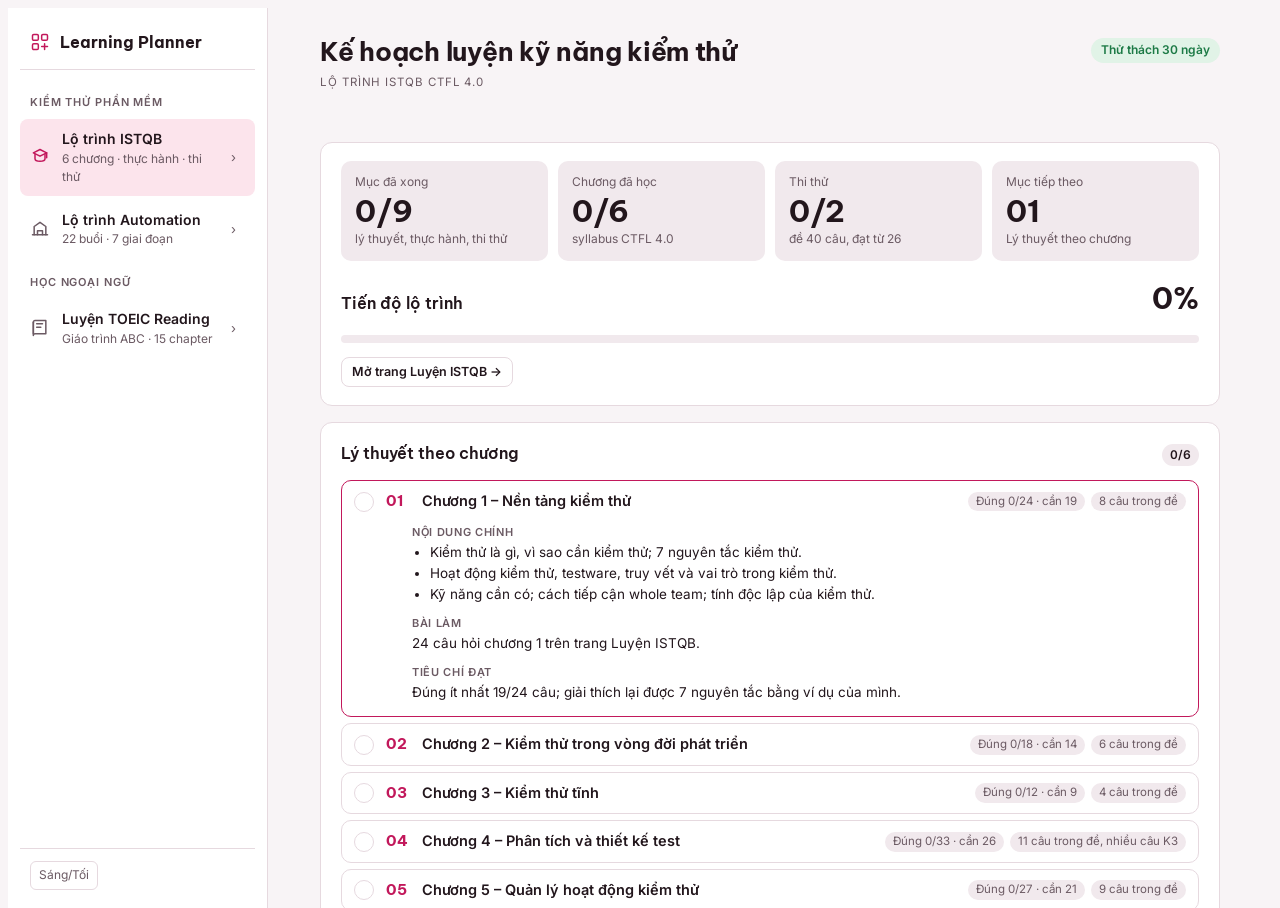
<file: qa/hub.html>
<!doctype html><html lang="vi"><head><meta charset="utf-8"><meta name="viewport" content="width=device-width,initial-scale=1">
<title>QA Mastery Roadmap</title>
<meta name="claude:viewport-fit-sides" content="cover">
<link rel="preconnect" href="https://fonts.googleapis.com">
<link rel="preconnect" href="https://fonts.gstatic.com" crossorigin>
<link rel="stylesheet" href="https://fonts.googleapis.com/css2?family=Be+Vietnam+Pro:wght@500;600;700&family=Inter:wght@400;500;600&family=JetBrains+Mono:wght@400;500&display=swap">
<style>
/* Layout: Learning Planner — menu bên trái (Tổng quan, Khóa học, Lịch, Thời gian, Thống kê, Lộ trình Automation, Cài đặt), nội dung bên phải; điện thoại: menu thành dải tab ngang. */
:root{
  --bg:#f8f4f6; --surface:#ffffff; --sunken:#f1e9ed; --ink:#22161c; --muted:#6b5a63; --line:#e6d9df;
  --accent:#c2185b; --accent-ink:#ffffff; --accent-soft:#fce4ec;
  --done:#1d7a46; --done-soft:#e1f3e7; --late:#b3261e; --late-soft:#fbe7e5; --warn:#8a5a00; --warn-soft:#fbf0d6;
  --c1:#c2185b; --c1s:#fce4ec; --c2:#6a3fb0; --c2s:#eee7fb; --c3:#0f7a6a; --c3s:#dcf1ec; --c4:#b5541b; --c4s:#fbe9dc; --cb:#6b5a63; --cbs:#efe8eb;
  --f-display:"Be Vietnam Pro", "Segoe UI", system-ui, sans-serif;
  --f-body:"Inter", "Segoe UI", system-ui, sans-serif;
  --f-mono:"JetBrains Mono", Consolas, monospace;
}
@media (prefers-color-scheme: dark){ :root:not([data-theme="light"]){
  --bg:#151013; --surface:#1d161a; --sunken:#100c0e; --ink:#efe6ea; --muted:#ab99a2; --line:#352a30;
  --accent:#f48fb1; --accent-ink:#2a0a17; --accent-soft:#3d1a29;
  --done:#5fd08e; --done-soft:#163322; --late:#ff8a80; --late-soft:#3a1a18; --warn:#f0c35a; --warn-soft:#352a12;
  --c1:#f48fb1; --c1s:#3d1a29; --c2:#c3a6f5; --c2s:#2a2140; --c3:#5fd0bd; --c3s:#12302b; --c4:#f2a271; --c4s:#3a2416; --cb:#ab99a2; --cbs:#2a2226; color-scheme:dark;
}}
:root[data-theme="dark"]{
  --bg:#151013; --surface:#1d161a; --sunken:#100c0e; --ink:#efe6ea; --muted:#ab99a2; --line:#352a30;
  --accent:#f48fb1; --accent-ink:#2a0a17; --accent-soft:#3d1a29;
  --done:#5fd08e; --done-soft:#163322; --late:#ff8a80; --late-soft:#3a1a18; --warn:#f0c35a; --warn-soft:#352a12;
  --c1:#f48fb1; --c1s:#3d1a29; --c2:#c3a6f5; --c2s:#2a2140; --c3:#5fd0bd; --c3s:#12302b; --c4:#f2a271; --c4s:#3a2416; --cb:#ab99a2; --cbs:#2a2226; color-scheme:dark;
}
*{box-sizing:border-box}
html,body{height:100%}
body{background:var(--bg);color:var(--ink);font-family:var(--f-body);font-size:14.5px;line-height:1.55;display:flex;flex-direction:column}
h1,h2,h3{font-family:var(--f-display);text-wrap:balance;margin:0}
button{font:inherit;color:inherit;cursor:pointer}
:focus-visible{outline:2px solid var(--accent);outline-offset:2px}
a{color:var(--accent)}
.num{font-variant-numeric:tabular-nums}

.app{flex:1;min-height:0;display:grid;grid-template-columns:260px minmax(0,1fr)}
.side{background:var(--surface);border-right:1px solid var(--line);padding:18px 12px;overflow:auto;display:flex;flex-direction:column;gap:4px}
.brand{display:flex;gap:10px;align-items:center;padding:4px 10px 14px;border-bottom:1px solid var(--line);margin-bottom:8px}
.brand svg{color:var(--accent)}
.brand b{font-family:var(--f-display);font-size:16px}
.nav{display:grid;grid-template-columns:22px minmax(0,1fr) 14px;gap:10px;align-items:center;width:100%;text-align:left;border:0;background:transparent;border-radius:8px;padding:9px 10px;text-decoration:none;color:var(--ink)}
.nav:hover{background:var(--sunken)}
.nav[aria-current="page"]{background:var(--accent-soft)}
.nav[aria-current="page"] svg{color:var(--accent)}
.nav svg{color:var(--muted)}
.nav b{display:block;font-weight:600;font-size:14px}
.nav small{display:block;color:var(--muted);font-size:12px}
.nav .chev{color:var(--muted);font-size:13px}
.side .foot{margin-top:auto;padding:12px 10px 0;border-top:1px solid var(--line);display:flex;flex-direction:column;gap:6px;font-size:12.5px}
.side .foot a{color:var(--muted);text-decoration:none}
.side .foot a:hover{color:var(--accent)}
.themebtn{border:1px solid var(--line);background:transparent;color:var(--muted);border-radius:6px;padding:4px 8px;font-size:12px;align-self:flex-start}

.navsep{font-size:11px;font-weight:600;letter-spacing:.08em;text-transform:uppercase;color:var(--muted);padding:12px 10px 4px}
.main.framed{padding:0;overflow:hidden;display:flex}
.main.framed .wrap{display:none}
.pframe{flex:1;border:0;width:100%;height:100%;display:block;background:var(--bg)}
.pframe[hidden]{display:none}
.main{overflow:auto;padding-block:24px 56px;padding-left:max(24px,env(safe-area-inset-left,0px));padding-right:max(24px,env(safe-area-inset-right,0px))}
.wrap{max-width:900px;margin:0 auto;display:flex;flex-direction:column;gap:16px}
.banner{border-radius:10px;padding:10px 14px;font-size:13.5px;background:var(--warn-soft);color:var(--ink)}
.banner.err{background:var(--late-soft)}
.head{display:flex;gap:12px;align-items:flex-start;flex-wrap:wrap}
.head h1{font-size:26px;font-weight:700;letter-spacing:-.01em}
.head .sub{font-size:11.5px;letter-spacing:.08em;text-transform:uppercase;color:var(--muted);margin-top:2px}
.pill{font-size:12px;font-weight:600;padding:3px 10px;border-radius:999px;background:var(--done-soft);color:var(--done);white-space:nowrap}
.pill.acc{background:var(--accent-soft);color:var(--accent)}
.head .pill{margin-left:auto;margin-top:6px}
.panel{background:var(--surface);border:1px solid var(--line);border-radius:12px;padding:18px 20px;display:flex;flex-direction:column;gap:14px}
.panel h2{font-size:16px;font-weight:600}
.row{display:flex;gap:10px;align-items:baseline;flex-wrap:wrap}
.row .r{margin-left:auto}
.tiles{display:grid;grid-template-columns:repeat(4,minmax(0,1fr));gap:10px}
.tile{background:var(--sunken);border-radius:10px;padding:12px 14px;display:flex;flex-direction:column;gap:2px;min-width:0}
.tile .l{font-size:12px;color:var(--muted)}
.tile .v{font-family:var(--f-display);font-size:30px;font-weight:700;line-height:1.15;font-variant-numeric:tabular-nums}
.tile .s{font-size:12px;color:var(--muted)}
.bar{height:8px;border-radius:4px;background:var(--sunken);overflow:hidden}
.bar i{display:block;height:100%;background:var(--accent);border-radius:4px;transition:width .3s}
.bar.thin{height:6px}
.meta{display:flex;justify-content:space-between;gap:10px;font-size:12px;color:var(--muted);flex-wrap:wrap}
.big{font-family:var(--f-display);font-size:30px;font-weight:700;font-variant-numeric:tabular-nums}
.today{display:grid;grid-template-columns:auto minmax(0,1fr) auto;gap:14px;align-items:center;border-radius:10px;padding:12px 14px;background:var(--cs);border-left:4px solid var(--cc)}
.today .d{font-family:var(--f-display);font-weight:700;font-size:22px;color:var(--cc)}
.today b{display:block}
.today span{font-size:13px;color:var(--muted)}

.course{display:grid;grid-template-columns:44px minmax(0,1fr) auto;gap:12px;align-items:center}
.no{width:40px;height:40px;border-radius:9px;background:var(--cs);color:var(--cc);display:grid;place-items:center;font-family:var(--f-display);font-weight:700;font-size:16px}
.course b{display:block;font-weight:600}
.course .s{font-size:12px;color:var(--muted)}
.course .bar{margin-top:5px}
.course .bar i{background:var(--cc)}
.pct{font-size:12px;font-weight:600;padding:2px 8px;border-radius:999px;background:var(--sunken);font-variant-numeric:tabular-nums}
.cc1{--cc:var(--c1);--cs:var(--c1s)} .cc2{--cc:var(--c2);--cs:var(--c2s)} .cc3{--cc:var(--c3);--cs:var(--c3s)} .cc4{--cc:var(--c4);--cs:var(--c4s)} .ccb{--cc:var(--cb);--cs:var(--cbs)}
.buffer{background:var(--sunken);border-radius:10px;padding:12px 14px;display:flex;flex-direction:column;gap:2px}
.buffer .row b{font-weight:600}
.buffer span{font-size:12.5px;color:var(--muted)}

.ccard{border:1px solid var(--line);border-radius:12px;background:var(--surface);overflow:hidden}
.ccard-h{display:grid;grid-template-columns:44px minmax(0,1fr) auto;gap:12px;align-items:center;padding:14px 16px;border-left:4px solid var(--cc)}
.ccard-h h3{font-size:16px}
.ccard-h p{margin:2px 0 0;font-size:13px;color:var(--muted)}
.ccard-b{padding:0 16px 14px 20px;display:flex;flex-direction:column;gap:10px}
.facts{display:flex;gap:14px;flex-wrap:wrap;font-size:12.5px;color:var(--muted)}
.facts b{color:var(--ink);font-variant-numeric:tabular-nums}
.tasks{list-style:none;margin:0;padding:0;display:flex;flex-direction:column;gap:2px}
.task{display:grid;grid-template-columns:24px minmax(0,1fr) auto;gap:8px;align-items:center;padding:5px 6px;border-radius:7px}
.task:hover{background:var(--sunken)}
.task.done .tt{text-decoration:line-through;color:var(--muted)}
.tt{font-size:14px;overflow-wrap:anywhere}
.ck{width:20px;height:20px;border-radius:50%;border:1.5px solid var(--line);background:var(--surface);display:grid;place-items:center;padding:0;font-size:11px;font-weight:700;color:var(--surface)}
.ck.on{background:var(--done);border-color:var(--done)}
.x{border:0;background:transparent;color:var(--muted);font-size:13px;padding:2px 6px;border-radius:5px;opacity:.6}
.x:hover{opacity:1;background:var(--late-soft);color:var(--late)}
.addrow{display:flex;gap:6px}
.inp,select.inp{font:inherit;font-size:14px;color:var(--ink);background:var(--bg);border:1px solid var(--line);border-radius:7px;padding:7px 9px;min-width:0;width:100%}
.btn{font:inherit;font-weight:600;font-size:13.5px;padding:7px 14px;border-radius:8px;border:1px solid var(--line);background:var(--surface);color:var(--ink);white-space:nowrap;text-decoration:none;display:inline-flex;align-items:center;gap:6px}
.btn:hover{background:var(--sunken)}
.btn.pri{background:var(--accent);border-color:var(--accent);color:var(--accent-ink)}
.btn.pri:hover{filter:brightness(1.07)}
.btn.danger{border-color:var(--late);color:var(--late)}
.btn:disabled{opacity:.5;cursor:default}
.btn.sm{padding:4px 10px;font-size:12.5px}

.days{display:grid;grid-template-columns:repeat(5,minmax(0,1fr));gap:8px}
.day{border:1px solid var(--line);border-radius:10px;background:var(--surface);padding:8px 6px 10px;display:flex;flex-direction:column;align-items:center;gap:2px;position:relative;border-top:3px solid var(--cc)}
.day .dl{font-size:10px;letter-spacing:.08em;color:var(--muted)}
.day .dn{font-family:var(--f-display);font-weight:700;font-size:19px;font-variant-numeric:tabular-nums}
.day .dd{font-size:11px;color:var(--muted);font-variant-numeric:tabular-nums}
.day .dh{font-size:11px;color:var(--cc);font-weight:600;min-height:16px;font-variant-numeric:tabular-nums}
.day.is-today{outline:2px solid var(--accent);outline-offset:-1px}
.day.done{background:var(--done-soft)}
.day .ck{width:22px;height:22px}
.legend{display:flex;gap:12px;flex-wrap:wrap;font-size:12.5px;color:var(--muted)}
.legend i{display:inline-block;width:10px;height:10px;border-radius:3px;background:var(--cc);margin-right:5px;vertical-align:-1px}

.form{display:grid;grid-template-columns:repeat(4,minmax(0,1fr));gap:8px;align-items:end}
.form label{display:flex;flex-direction:column;gap:3px;font-size:12px;font-weight:600;color:var(--muted);min-width:0}
.form .w2{grid-column:span 2}

.chart{width:100%;height:auto;display:block}
.chart .grid{stroke:var(--line);stroke-width:1}
.chart .tgt{stroke:var(--accent);stroke-width:1.5;stroke-dasharray:4 3}
.chart text{fill:var(--muted);font-size:10px;font-family:var(--f-body)}
.hbar{display:grid;grid-template-columns:150px minmax(0,1fr) 90px;gap:10px;align-items:center;font-size:13px}
.hbar .track{position:relative;height:14px;background:var(--sunken);border-radius:4px;overflow:hidden}
.hbar .track i{position:absolute;left:0;top:0;bottom:0;background:var(--cc);border-radius:4px}
.hbar .v{text-align:right;font-variant-numeric:tabular-nums;color:var(--muted)}

.sform{display:grid;grid-template-columns:repeat(2,minmax(0,1fr));gap:12px}
.sform label{display:flex;flex-direction:column;gap:4px;font-size:12.5px;font-weight:600;color:var(--muted)}
.sform .full{grid-column:1/-1}
.hint{font-size:12.5px;color:var(--muted);margin:0}
.msg{font-size:13px;color:var(--muted);margin:0;min-height:18px}
.msg.err{color:var(--late)}
.empty{border:1px dashed var(--line);border-radius:10px;padding:16px;color:var(--muted);font-size:13.5px}

.phases{display:grid;grid-template-columns:repeat(7,minmax(0,1fr));gap:8px}
.phase{display:flex;flex-direction:column;gap:2px;padding:10px;border-radius:10px;background:var(--cs);text-decoration:none;color:var(--ink);min-width:0}
.phase b{font-family:var(--f-display);font-size:18px;color:var(--cc)}
.phase span{font-size:12px;line-height:1.3;color:var(--muted)}
.phase .bar{margin-top:4px;background:var(--surface)}
.phase .bar i{background:var(--cc)}
.cps{display:grid;grid-template-columns:repeat(3,minmax(0,1fr));gap:10px}
.cp{border:1px solid var(--line);border-radius:10px;padding:12px 14px;display:flex;flex-direction:column;gap:6px;min-width:0}
.cp.done{background:var(--done-soft);border-color:transparent}
.cp p{margin:0;font-size:13px}
.lbl{display:block;font-size:11px;font-weight:600;letter-spacing:.06em;text-transform:uppercase;color:var(--muted);margin-bottom:1px}
.phh{display:flex;flex-direction:column;min-width:0;flex:1}
.sess{display:flex;flex-direction:column;gap:6px}
.ses{border:1px solid var(--line);border-radius:10px;background:var(--surface)}
.ses[open]{border-color:var(--cc)}
.ses.done{background:var(--done-soft);border-color:transparent}
.ses summary{display:grid;grid-template-columns:22px 26px minmax(0,1fr) auto;gap:10px;align-items:center;padding:9px 12px;cursor:pointer;list-style:none}
.ses summary::-webkit-details-marker{display:none}
.ses .sn{font-family:var(--f-display);font-weight:700;color:var(--cc)}
.ses .st{font-weight:600;overflow-wrap:anywhere}
.ses.done .st{color:var(--muted)}
.tags{display:flex;gap:6px;flex-wrap:wrap;justify-content:flex-end}
.tag{font-size:11.5px;padding:1px 8px;border-radius:999px;background:var(--sunken);color:var(--muted);white-space:nowrap}
.tag.cpt{background:var(--warn-soft);color:var(--warn);font-weight:600}
.sbody{padding:2px 14px 14px 70px;display:flex;flex-direction:column;gap:10px;font-size:13.5px}
.sbody p{margin:0}
.sbody ul{margin:0;padding-left:18px}

.links{display:flex;gap:6px;flex-wrap:wrap;justify-content:flex-end}
.vtabs{display:flex;gap:6px;flex-wrap:wrap;align-items:center}
.vtab{border:1px solid var(--line);background:var(--surface);border-radius:999px;padding:4px 12px;font-size:12.5px}
.vtab[aria-pressed="true"]{background:var(--accent-soft);border-color:var(--accent);color:var(--accent);font-weight:600}
.vocab{width:100%;border-collapse:collapse;font-size:14px}
.vocab th{text-align:left;font-size:11px;font-weight:600;letter-spacing:.06em;text-transform:uppercase;color:var(--muted);padding:6px 8px;border-bottom:1px solid var(--line)}
.vocab td{padding:8px;border-bottom:1px solid var(--line);vertical-align:top}
.vocab .jw{display:block;font-size:16px;font-weight:600}
.vocab .kn{display:block;color:var(--muted);font-size:12.5px}
.vocab td.mean{width:55%}
.vocab.hide td.mean:not(.show){color:transparent;background:var(--sunken);border-radius:6px;cursor:pointer;user-select:none}
.tpl{margin:0;padding:12px 14px;border-radius:8px;background:var(--sunken);white-space:pre-wrap;font-size:14px;line-height:1.7;overflow-wrap:anywhere}
@media (max-width:860px){
  .navsep{display:none}
  .main.framed{height:calc(100dvh - 54px)}
  .ccard-h .links{grid-column:1/-1;justify-content:flex-start}
  .phases{grid-template-columns:repeat(4,minmax(0,1fr))}
  .cps{grid-template-columns:1fr}
  .ses summary{grid-template-columns:22px 24px minmax(0,1fr)}
  .ses .tags{grid-column:3;justify-content:flex-start}
  .sbody{padding:2px 14px 14px 14px}
  html,body{height:auto}
  .app{display:block}
  .side{flex-direction:row;overflow-x:auto;padding:8px 10px;border-right:0;border-bottom:1px solid var(--line);position:sticky;top:env(safe-area-inset-top,0px);z-index:5;gap:4px}
  .brand,.side .foot,.nav small,.nav .chev{display:none}
  .nav{grid-template-columns:18px auto;width:auto;flex:0 0 auto;padding:7px 10px}
  .main{overflow:visible;padding-left:max(16px,env(safe-area-inset-left,0px));padding-right:max(16px,env(safe-area-inset-right,0px))}
  .tiles{grid-template-columns:repeat(2,minmax(0,1fr))}
  .days{grid-template-columns:repeat(3,minmax(0,1fr))}
  .form{grid-template-columns:1fr 1fr}
  .form .w2{grid-column:1/-1}
  .sform{grid-template-columns:1fr}
  .hbar{grid-template-columns:100px minmax(0,1fr) 70px}
  .panel{padding:16px}
}
@media (prefers-reduced-motion:reduce){*{transition:none!important}}
</style>

<div class="app">
  <nav class="side" id="side" aria-label="Menu"></nav>
  <main class="main" id="main"><div class="wrap" id="view"></div></main>
</div>

<script>
/* ===================== Hằng số & tiện ích ===================== */
// Khi nhúng trong Học Việt - Nhật, trang cha cung cấp hvnCloseQA() để đóng lớp QA.
const PARENT_CLOSE = (() => { try { return window.parent !== window && typeof window.parent.hvnCloseQA === 'function' ? window.parent.hvnCloseQA : null; } catch(e){ return null; } })();
const VIEWS = [
  { id:'istqb', grp:'Kiểm thử phần mềm', t:'Lộ trình ISTQB', s:'6 chương · thực hành · thi thử', i:'<path d="M12 3l8 4-8 4-8-4z"/><path d="M6 9v5c0 1.7 2.7 3 6 3s6-1.3 6-3V9"/><path d="M20 7v6"/>' },
  { id:'automation', grp:'Kiểm thử phần mềm', t:'Lộ trình Automation', s:'22 buổi · 7 giai đoạn', i:'<path d="M5 19V9l7-5 7 5v10"/><path d="M9 19v-5h6v5"/><path d="M3 19h18"/>' },
  { id:'luyen-sql', grp:'Bài luyện', hide:true, p:'sql.html', t:'Luyện SQL', s:'Buổi 2 · ticket QC', i:'<ellipse cx="12" cy="5" rx="8" ry="3"/><path d="M4 5v14c0 1.7 3.6 3 8 3s8-1.3 8-3V5"/><path d="M4 12c0 1.7 3.6 3 8 3s8-1.3 8-3"/>' },
  { id:'luyen-java', grp:'Bài luyện', hide:true, p:'java.html', t:'Luyện Java', s:'Buổi 3–5 · Maven, Git, cú pháp, collection, OOP', i:'<path d="M8 9l-4 3 4 3M16 9l4 3-4 3M14 5l-4 14"/>' },
  { id:'luyen-selenium', grp:'Bài luyện', hide:true, p:'selenium.html', t:'Luyện Selenium + TestNG', s:'Buổi 6–10 · locator, wait, POM, CI', i:'<rect x="3" y="4" width="18" height="14" rx="2"/><path d="M3 8h18"/><path d="M9 13l2 2 4-4"/>' },
  { id:'luyen-nang-cao', grp:'Bài luyện', hide:true, p:'advanced.html', t:'Luyện Appium, Playwright, K6, Final', s:'Buổi 13–22 · mobile, TypeScript, performance, AI, dự án cuối', i:'<rect x="7" y="2" width="10" height="20" rx="2"/><path d="M11 18h2"/>' },
  { id:'luyen-api', grp:'Bài luyện', hide:true, p:'api.html', t:'Luyện test API', s:'Buổi 11–12', i:'<path d="M4 7h16M4 12h10M4 17h7"/><circle cx="18" cy="16" r="3"/>' },
  { id:'luyen-istqb', grp:'Bài luyện', hide:true, p:'istqb.html', t:'Luyện ISTQB', s:'Câu hỏi theo chương · thi thử', i:'<path d="M9 11l2 2 4-4"/><rect x="4" y="3" width="16" height="18" rx="2"/>' },
  { id:'luyen-toeic', grp:'Học ngoại ngữ', p:'toeic.html', t:'Luyện TOEIC Reading', s:'Giáo trình ABC · 15 chapter', i:'<path d="M4 5a2 2 0 0 1 2-2h13v16H6a2 2 0 0 0-2 2z"/><path d="M4 19V5"/><path d="M8 7h7M8 11h5"/>' },
  { id:'luyen-jp', grp:'Học ngoại ngữ', back:true, t:'Luyện câu tiếng Nhật', s:'Về trang Học Việt - Nhật', i:'<path d="M15 18l-6-6 6-6"/><path d="M4 4h16v16H4z"/>' },
].filter(v => !v.back || PARENT_CLOSE);
const LINKS = [
  ['Luyện SQL', 'https://claude.ai/artifact/2kvvuqBZQFg8RipuUKwpPe'],
  ['Luyện Java', 'https://claude.ai/artifact/UEyyLXfD54P1DxKUjVyGEN'],
  ['Luyện ISTQB', 'https://claude.ai/artifact/BnjTWDD4PMrHT31KFUc7vQ'],
  ['Luyện test API', 'https://claude.ai/artifact/SjkaU5hz7dHfEJrDGLyfAw'],
];
const icon = p => '<svg width="20" height="20" viewBox="0 0 24 24" fill="none" stroke="currentColor" stroke-width="1.8" stroke-linecap="round" stroke-linejoin="round" aria-hidden="true">' + p + '</svg>';
const $ = id => document.getElementById(id);
const esc = s => String(s == null ? '' : s).replace(/[&<>"]/g, c => ({'&':'&amp;','<':'&lt;','>':'&gt;','"':'&quot;'}[c]));
const pad = n => String(n).padStart(2, '0');
const iso = d => d.getFullYear() + '-' + pad(d.getMonth() + 1) + '-' + pad(d.getDate());
const todayIso = () => iso(new Date());
const parse = s => { const [y, m, d] = s.split('-').map(Number); return new Date(y, m - 1, d); };
const addDays = (s, n) => { const d = parse(s); d.setDate(d.getDate() + n); return iso(d); };
const diffDays = (a, b) => Math.round((parse(b) - parse(a)) / 86400000);
const dm = s => { const [, m, d] = s.split('-'); return d + '/' + m; };
const dmy = s => { const [y, m, d] = s.split('-'); return d + '/' + m + '/' + y; };

/* ===================== Trạng thái ===================== */
const DEF = { title:'Kế hoạch luyện kỹ năng kiểm thử', start_date: todayIso(), days:30, buffer_days:2 };
const D = { settings:null, courses:[], autos:{}, istq:{} };
let db = null, ready = { settings:false, courses:false, autos:false, istq:false }, readOnly = false, writing = false, note = '';
const cfg = () => Object.assign({}, DEF, D.settings || {});
const courseList = () => D.courses.slice().sort((a, b) => (a.no || 0) - (b.no || 0));
function layout(){
  const c = cfg(), n = Math.max(1, courseList().length || 4);
  const per = Math.max(1, Math.floor((c.days - c.buffer_days) / n));
  const bufStart = per * n + 1;
  return { c, n, per, bufStart, bufDays: c.days - per * n };
}
const rangeOf = no => { const L = layout(); return [(no - 1) * L.per + 1, no * L.per]; };
function courseOfDay(i){ const L = layout(); if (i >= L.bufStart) return null; return courseList()[Math.ceil(i / L.per) - 1] || null; }
const dayIndex = date => diffDays(cfg().start_date, date) + 1;
const dateOfDay = i => addDays(cfg().start_date, i - 1);
const ccls = c => c ? 'cc' + (((c.no || 1) - 1) % 4 + 1) : 'ccb';

/* ===================== Ghi dữ liệu ===================== */
async function write(fn, ok){
  if (!db || readOnly){ flash('Chỉ lưu được khi mở trang trên claude.ai và đã đăng nhập.', true); return false; }
  if (writing) return false;
  writing = true;
  try { await fn(); if (ok) flash(ok); return true; }
  catch(e){
    if (e && e.code === 'invalid_argument'){ readOnly = true; flash('Bạn chỉ có quyền xem trang này.', true); }
    else flash(e && e.code === 'quota_exceeded' ? 'Đã đầy dung lượng lưu, hãy xóa bớt nhật ký cũ.' : 'Chưa lưu được (' + ((e && e.code) || 'lỗi') + '). Thử lại sau giây lát.', true);
    return false;
  } finally { writing = false; }
}
let flashT = null;
function flash(t, err){ note = t; const m = $('msg'); if (m){ m.textContent = t; m.className = 'msg' + (err ? ' err' : ''); } clearTimeout(flashT); flashT = setTimeout(() => { note = ''; const m2 = $('msg'); if (m2) m2.textContent = ''; }, 3500); }

/* ===================== Menu ===================== */
const baseId = h => String(h || '').split('/')[0];
const fromHash = () => { const h = decodeURIComponent(location.hash.slice(1)); return VIEWS.some(v => v.id === baseId(h) && !v.back) ? h : null; };
let viewId = fromHash() || 'istqb';
const cur = () => baseId(viewId);
function go(id){ const BV = VIEWS.find(v => v.id === baseId(id)); if (BV && BV.back){ if (PARENT_CLOSE) PARENT_CLOSE(); return; } viewId = id; try { if (location.hash.slice(1) !== id) location.hash = id; } catch(e) {} render(); $('main').scrollTop = 0; window.scrollTo(0, 0); }
document.addEventListener('click', e => { const a = e.target.closest('a[href^="#"]'); if (!a) return; const id = a.getAttribute('href').slice(1); if (VIEWS.some(v => v.id === baseId(id))){ e.preventDefault(); go(id); } });
// Bài luyện vẫn mở được qua link trong lộ trình, nhưng không hiện trên menu.
const MENU = VIEWS.filter(x => !x.hide);
function renderSide(){
  const v = cur();
  $('side').innerHTML = '<div class="brand">' + icon('<rect x="3" y="3" width="7" height="7" rx="1.5"/><rect x="14" y="3" width="7" height="7" rx="1.5"/><rect x="3" y="14" width="7" height="7" rx="1.5"/><path d="M14 17.5h7M17.5 14v7"/>') + '<b>Learning Planner</b></div>' +
    MENU.map((x, k) => (x.grp && (MENU[k - 1] || {}).grp !== x.grp ? '<div class="navsep">' + x.grp + '</div>' : '') + '<a class="nav" href="#' + x.id + '"' + (x.id === v ? ' aria-current="page"' : '') + '>' + icon(x.i) + '<span><b>' + x.t + '</b><small>' + x.s + '</small></span><span class="chev">›</span></a>').join('') +
    '<div class="foot"><button class="themebtn" id="themeBtn" type="button">Sáng/Tối</button></div>';
  $('themeBtn').onclick = () => {
    const r = document.documentElement, dark = r.dataset.theme ? r.dataset.theme === 'dark' : matchMedia('(prefers-color-scheme: dark)').matches;
    r.dataset.theme = dark ? 'light' : 'dark'; try { localStorage.setItem('planner.theme', r.dataset.theme); } catch(e) {}
  };
}

/* ===================== Khung trang ===================== */
function head(sub){
  const c = cfg();
  return '<div class="head"><div><h1>' + esc(c.title) + '</h1><div class="sub">' + sub + '</div></div><span class="pill">Thử thách ' + c.days + ' ngày</span></div>' +
    (!db ? '<div class="banner">Đang xem bản chỉ đọc: tiến độ chỉ lưu được khi mở trang trên claude.ai và đã đăng nhập.</div>' : '') +
    '<p class="msg" id="msg" role="status">' + esc(note) + '</p>';
}
const allReady = () => !db || (ready.settings && ready.courses && ready.autos && ready.istq);
// Trang luyện chạy trong iframe cùng origin: giữ nguyên iframe khi chuyển mục để không mất bài đang làm.
const frames = {};
function showFrame(V){
  const sub = viewId.indexOf('/') > 0 ? viewId.slice(viewId.indexOf('/') + 1) : '';
  $('main').classList.add('framed');
  let fr = frames[V.id];
  if (!fr){ fr = document.createElement('iframe'); fr.className = 'pframe'; fr.title = V.t; fr.src = V.p + (sub ? '#' + sub : ''); $('main').appendChild(fr); frames[V.id] = fr; }
  else if (sub){ try { fr.contentWindow.location.hash = sub; } catch(e) {} }
  Object.values(frames).forEach(f => { f.hidden = f !== fr; });
}
// Link tới artifact cũ của bài luyện -> mở mục tương ứng ngay trong trang này.
const PAGE_OF = { '2kvvuqBZQFg8RipuUKwpPe':'luyen-sql', 'SjkaU5hz7dHfEJrDGLyfAw':'luyen-api', 'UEyyLXfD54P1DxKUjVyGEN':'luyen-java', 'BnjTWDD4PMrHT31KFUc7vQ':'luyen-istqb', '9pY1yZGBaw9WWrctYjzksk':'luyen-toeic' };
function localLinks(){
  $('view').querySelectorAll('a[href*="claude.ai/artifact/"]').forEach(a => {
    const m = a.getAttribute('href').match(/claude\.ai\/artifact\/([A-Za-z0-9]+)(?:#(.*))?/); if (!m || !PAGE_OF[m[1]]) return;
    a.setAttribute('href', '#' + PAGE_OF[m[1]] + (m[2] ? '/' + m[2] : '')); a.removeAttribute('target'); a.removeAttribute('rel');
    a.textContent = a.textContent.replace(/\s*↗$/, ' →');
  });
}
function render(){
  renderSide();
  const v = cur(), V = VIEWS.find(x => x.id === v);
  if (V && V.p){ showFrame(V); return; }
  $('main').classList.remove('framed'); Object.values(frames).forEach(f => { f.hidden = true; });
  if (!allReady()){ $('view').innerHTML = head('Đang tải') + '<div class="empty">Đang tải kế hoạch…</div>'; return; }
  ({ 'automation': vAuto, 'istqb': vIstqb })[v]();
  localLinks();
  autoSync();
}

/* ===================== Tự chấm từ bài luyện ===================== */
// Các bài luyện lưu tiến độ trong localStorage cùng origin (khóa cũ của từng trang). Đạt tiêu chí thì tự đánh dấu xong;
// không tự bỏ đánh dấu. Mục người dùng tự bỏ đánh dấu (manual) thì không tự chấm lại.
const LSJ = k => { try { return JSON.parse(localStorage.getItem(k) || 'null') || {}; } catch(e){ return {}; } };
const ids = (p, n) => Array.from({ length:n }, (_, i) => p + (i + 1));
const ISTQ_NEED = { 1:[19, 24], 2:[14, 18], 3:[9, 12], 4:[26, 33], 5:[21, 27], 6:[6, 8] };
function practice(){
  const sel = LSJ('selqc.v1').done || {}, adv = LSJ('advqc.v1').done || {}, sql = LSJ('sqlqc.v1').done || {}, api = LSJ('apiqa.v1').done || {}, jv = LSJ('javaqc.v1').done || {}, ist = LSJ('istqb.v1');
  const all = (m, list) => list.every(i => m[i]), cnt = m => Object.keys(m).filter(k => m[k]).length;
  const ch = {}; Object.keys(ist.done || {}).forEach(k => { if (ist.done[k]){ const c = k.split('-')[0]; ch[c] = (ch[c] || 0) + 1; } });
  const ms = (ist.mockHist || []).map(x => x.score); let mock2 = false; for (let i = 1; i < ms.length; i++) if (ms[i] >= 30 && ms[i - 1] >= 30) mock2 = true;
  const auto = {
    2: all(sql, ids('N', 7)) && cnt(sql) >= 10,
    3: all(jv, ids('M', 4).concat(ids('G', 5))) && ids('J', 9).filter(i => jv[i]).length >= 3,
    4: all(jv, ['L1','L2','L3','L5','S1','S2','X1','X2']) && ['L4','X2','X3'].filter(i => jv[i]).length >= 2 && ids('C', 6).filter(i => jv[i]).length >= 4,
    5: all(jv, ['O9','P1']) && ids('O', 8).filter(i => jv[i]).length >= 6,
    6: all(sel, ids('W', 8)),
    7: all(sel, ids('T', 8)),
    8: all(sel, ids('N', 6)),
    9: all(sel, ids('P', 6)),
    10: all(sel, ids('C', 5)),
    11: all(api, ids('A', 4).concat(ids('B', 5), ids('C', 4), ['D1', 'D2'])),
    12: all(api, ids('E', 3)),
    13: all(adv, ids('I', 8)),
    14: all(adv, ids('M', 6)),
    15: all(adv, ids('J', 5)),
    16: all(adv, ids('L', 6)),
    17: all(adv, ids('Q', 7)),
    18: all(adv, ids('K', 5)),
    19: all(adv, ids('AI', 4)),
    20: all(adv, ids('F', 3)),
    21: all(adv, ids('R', 3)),
    22: all(adv, ids('D', 2)),
  };
  const istq = { 8: mock2 }; Object.keys(ISTQ_NEED).forEach(c => { istq[c] = (ch[c] || 0) >= ISTQ_NEED[c][0]; });
  return { auto, istq, ch, ms };
}
const AUTO_RULE = { 2:'Tự chấm khi xong N1–N7 và đạt ít nhất 10 ticket trong Luyện SQL.', 3:'Tự chấm khi xong M1–M4, G1–G5 và ít nhất 3 bài J trong Luyện Java.', 4:'Tự chấm khi đạt đủ tiêu chí buổi 4 trong Luyện Java: xong L1–L3, L5, S1, S2, X1, X2; ít nhất 2 trong L4, X2, X3; ít nhất 4 trong C1–C6.', 5:'Tự chấm khi xong bài nộp O9 (mô hình hóa 3 trang) và Checkpoint 1 (P1), cùng ít nhất 6 bài O1–O8 trong Luyện Java.', 6:'Tự chấm khi xong W1–W8 trong Luyện Selenium + TestNG.', 7:'Tự chấm khi xong T1–T8 trong Luyện Selenium + TestNG.', 8:'Tự chấm khi xong N1–N6 trong Luyện Selenium + TestNG.', 9:'Tự chấm khi xong P1–P6 trong Luyện Selenium + TestNG.', 10:'Tự chấm khi xong C1–C5 (gồm review Checkpoint 2) trong Luyện Selenium + TestNG.', 11:'Tự chấm khi xong các bài A–D trong Luyện test API.', 12:'Tự chấm khi xong E1–E3 trong Luyện test API.', 13:'Tự chấm khi xong I1–I8 trong Luyện Appium · Playwright · K6 · Final.', 14:'Tự chấm khi xong M1–M6 trong Luyện Appium · Playwright · K6 · Final.', 15:'Tự chấm khi xong J1–J5 trong Luyện Appium · Playwright · K6 · Final.', 16:'Tự chấm khi xong L1–L6 trong Luyện Appium · Playwright · K6 · Final.', 17:'Tự chấm khi xong Q1–Q7 trong Luyện Appium · Playwright · K6 · Final.', 18:'Tự chấm khi xong K1–K5 trong Luyện Appium · Playwright · K6 · Final.', 19:'Tự chấm khi xong AI1–AI4 trong Luyện Appium · Playwright · K6 · Final.', 20:'Tự chấm khi xong F1–F3 trong Luyện Appium · Playwright · K6 · Final.', 21:'Tự chấm khi xong R1–R3 trong Luyện Appium · Playwright · K6 · Final.', 22:'Tự chấm khi xong D1–D2 trong Luyện Appium · Playwright · K6 · Final.' };
let syncing = false;
async function autoSync(){
  if (!db || readOnly || syncing || !allReady()) return;
  const P = practice(), w = [];
  Object.keys(P.auto).forEach(n => { const k = akey(+n), d = D.autos[k]; if (P.auto[n] && !(d && (d.done || d.manual))) w.push(['auto_sessions', k]); });
  Object.keys(P.istq).forEach(n => { const k = ikey(+n), d = D.istq[k]; if (P.istq[n] && !(d && (d.done || d.manual))) w.push(['istqb_items', k]); });
  if (!w.length) return;
  syncing = true;
  try { for (const [c, k] of w) await db.collection(c).doc(k).set({ done:true, auto:true, updated_at: new Date().toISOString() }); flash('Đã tự chấm ' + w.length + ' mục từ kết quả bài luyện.'); }
  catch(e) {} finally { syncing = false; }
}
// Bài luyện trong khung ghi localStorage -> trang tổng nhận sự kiện storage và chấm lại.
window.addEventListener('storage', e => { if (/^(sqlqc|apiqa|javaqc|selqc|advqc|istqb)\.v1$/.test(e.key || '')) autoSync(); });

/* ===================== Tiến độ khóa học ===================== */
// Tiến độ tính từ trạng thái "hoàn thành" của khóa, số buổi Automation và số mục ISTQB đã xong (không dùng giờ học, lịch hay checklist).
const isAutoCourse = co => /automation/i.test(co.name || '');
const isIstqCourse = co => /istqb/i.test(co.name || '');
const hasPlan = co => isAutoCourse(co) || isIstqCourse(co);
const elapsed = () => { const c = cfg(); return Math.min(c.days, Math.max(0, dayIndex(todayIso()))); };
// Trạng thái: hoàn thành > quá hạn > đang học (đã bấm "Bắt đầu học" hoặc đã tới lịch) > chưa bắt đầu.
function cstat(co){
  const [a, b] = rangeOf(co.no), di = dayIndex(todayIso());
  if (co.done) return { k:'done', t:'Hoàn thành' };
  if (di > b) return { k:'late', t:'Quá hạn' };
  if (co.started || di >= a) return { k:'doing', t:'Đang học' };
  return { k:'todo', t:'Chưa bắt đầu' };
}
const cpct = co => co.done ? 100 : isAutoCourse(co) ? Math.round(autoDoneN() / AUTO.length * 100) : isIstqCourse(co) ? Math.round(istqDoneN() / ISTQB.length * 100) : 0;
const planNote = co => isAutoCourse(co) ? autoDoneN() + '/' + AUTO.length + ' buổi Automation' : isIstqCourse(co) ? istqDoneN() + '/' + ISTQB.length + ' mục ISTQB' : '';
function cbadge(co){
  const st = cstat(co);
  if (hasPlan(co) && !co.done) return '<span class="pct">' + cpct(co) + '%</span>';
  return '<span class="pill' + (st.k === 'doing' ? ' acc' : '') + '"' + (st.k === 'late' ? ' style="background:var(--late-soft);color:var(--late)"' : '') + '>' + st.t + '</span>';
}
const cbar = co => (hasPlan(co) || co.done) ? '<div class="bar thin"><i style="width:' + cpct(co) + '%"></i></div>' : '';
const tile = (l, v, s) => '<div class="tile"><span class="l">' + l + '</span><span class="v">' + v + '</span><span class="s">' + s + '</span></div>';

/* ===================== 4. Lộ trình Automation (kế hoạch v2) ===================== */
const L_SQL = ['Luyện SQL', 'https://claude.ai/artifact/2kvvuqBZQFg8RipuUKwpPe'], L_API = ['Luyện test API', 'https://claude.ai/artifact/SjkaU5hz7dHfEJrDGLyfAw'], L_IST = ['Luyện ISTQB (kỹ thuật thiết kế test)', 'https://claude.ai/artifact/BnjTWDD4PMrHT31KFUc7vQ'], L_JAVA = ['Luyện Java (Maven, Git, cú pháp)', 'https://claude.ai/artifact/UEyyLXfD54P1DxKUjVyGEN'];
const L_SEL = ph => ['Luyện Selenium + TestNG (' + ph + ')', '#luyen-selenium/' + ph + '1'];
const L_ADV = ph => ['Luyện Appium · Playwright · K6 · Final (' + ph + ')', '#luyen-nang-cao/' + ph + '1'];
const PHASE = {
  A:{ name:'Nền tảng', sub:'Tư duy kiểm thử, SQL, Java', cc:'cc1' },
  B:{ name:'Web automation', sub:'Selenium + Java', cc:'cc2' },
  C:{ name:'API & dữ liệu', sub:'Postman, REST Assured, JDBC', cc:'cc3' },
  D:{ name:'Mobile', sub:'Appium (Android)', cc:'cc4' },
  E:{ name:'Playwright', sub:'TypeScript + Playwright', cc:'cc1' },
  F:{ name:'Mở rộng', sub:'Performance và AI', cc:'cc2' },
  G:{ name:'Final Project', sub:'Dự án tổng hợp', cc:'cc3' },
};
const KN = 'Khái niệm', FW = 'Framework / công cụ', PJ = 'Checkpoint / dự án';
const AUTO = [
  { n:1, ph:'A', type:KN, t:'Tư duy kiểm thử và thiết kế test case', links:[L_IST], main:['Test pyramid; khi nào nên và không nên automation.', 'Phân vùng tương đương, giá trị biên, bảng quyết định; giới thiệu chuyển trạng thái.', 'Viết test case: tiền điều kiện, bước, dữ liệu, kết quả mong đợi cụ thể.'], out:'15–20 test case cho một chức năng của ứng dụng dự án, có cột “Automation: có/không”.', crit:'Mỗi case có kết quả mong đợi đo được; ít nhất 3 case biên; không có case trùng.', fp:'Bắt đầu deliverable 02 – Test Scenarios & Test Cases.' },
  { n:2, ph:'A', type:KN, t:'SQL cho tester', links:[L_SQL], main:['SELECT, WHERE, ORDER BY; INSERT, UPDATE, DELETE.', 'JOIN (INNER, LEFT), GROUP BY, HAVING, COUNT/SUM, subquery, xử lý NULL.', 'Đọc ERD: khóa chính, khóa ngoại, quan hệ 1-n, n-n.'], out:'File .sql gồm 10 truy vấn có comment câu hỏi nghiệp vụ; ERD vẽ lại.', crit:'Ít nhất 3 truy vấn JOIN, 2 GROUP BY, 1 subquery; chạy lại cho đúng kết quả.' },
  { n:3, ph:'A', type:FW, t:'Java 1 – môi trường, Maven, Git và cú pháp cơ bản', links:[L_JAVA], main:['JDK, IntelliJ; tạo project Maven, cấu trúc pom.xml.', 'Git: clone, commit, push, branch, .gitignore; nộp bài qua GitHub từ buổi này.', 'Biến, kiểu dữ liệu, toán tử, ép kiểu, if/else, switch; chạy và debug.'], out:'Repository GitHub có README và ít nhất 3 bài tập chạy được.', crit:'mvn package chạy được trên máy khác; commit message có nghĩa; không commit target/ và .idea/.' },
  { n:4, ph:'A', type:KN, t:'Java 2 – vòng lặp, collection, String và exception', links:[L_JAVA], main:['for, while, do-while, for-each; method có tham số và giá trị trả về.', 'Array, List, Map; xử lý String (split, contains, format; equals và ==).', 'Exception: try/catch/finally, throws.'], out:'Bộ bài tập xử lý List/Map và đọc file CSV, push lên repository.', crit:'Mỗi xử lý tách thành method; file không tồn tại không làm chương trình dừng đột ngột.' },
  { n:5, ph:'A', type:KN + ' + checkpoint', cp:'Checkpoint 1', t:'Java 3 – OOP cho automation và Checkpoint 1', links:[L_JAVA], main:['Class, object, constructor, static.', 'Đóng gói, kế thừa, đa hình, trừu tượng; interface và abstract class.', 'Package và access modifier; mô hình hóa trang web bằng class (tiền đề POM).'], out:'Project mô hình hóa 3 trang web bằng class, có ít nhất một interface hoặc abstract class.', crit:'Field để private; lớp con dùng lại code lớp cha; đạt Checkpoint 1.' },
  { n:6, ph:'B', links:[L_SEL('W')], type:FW, t:'Selenium WebDriver và TestNG cơ bản', main:['Kiến trúc WebDriver; Selenium Manager tự tải driver.', 'Locator: ID, Name, CSS, XPath; nguyên tắc chọn locator ổn định.', 'TestNG cơ bản: @Test, @BeforeMethod, @AfterMethod, Assert.'], out:'3 test trên saucedemo: đăng nhập đúng, sai mật khẩu, user bị khóa.', crit:'Không dùng XPath tuyệt đối; mỗi test có assertion; driver được đóng sau mỗi test.' },
  { n:7, ph:'B', links:[L_SEL('T')], type:FW, t:'Wait, assertion và thao tác nâng cao', main:['Implicit, Explicit, Fluent Wait; không dùng Thread.sleep.', 'Dropdown, alert, iframe, nhiều window/tab, Actions, upload file, JavaScriptExecutor.', 'Chụp màn hình khi fail; chạy headless.'], out:'Ít nhất 8 test trên the-internet, mỗi test một loại thao tác.', crit:'Không có Thread.sleep; chạy 3 lần liên tiếp đều pass; test fail có ảnh chụp.' },
  { n:8, ph:'B', links:[L_SEL('N')], type:FW, t:'TestNG nâng cao – suite, group, parallel, listener, report', main:['testng.xml, group smoke/regression, priority; hạn chế dependsOn.', 'Chạy song song và thread-safety.', 'ITestListener ghi log, chụp ảnh; report Allure hoặc ExtentReports.'], out:'Suite có ít nhất 2 group, chạy bằng mvn test, có report HTML.', crit:'Chạy riêng group smoke bằng một lệnh; report hiển thị ảnh của test fail.' },
  { n:9, ph:'B', links:[L_SEL('P')], type:FW, t:'Page Object Model và data-driven', main:['POM, BasePage; tách page, test, data, config.', 'Data Provider đọc dữ liệu từ CSV, JSON hoặc Excel.', 'Config theo môi trường bằng file properties.'], out:'Framework có thư mục page/test/data/config; ít nhất 1 test chạy nhiều bộ dữ liệu từ file.', crit:'Test không chứa locator; không hard-code URL hay dữ liệu; đổi môi trường chỉ sửa config.', fp:'Bắt đầu deliverable 04 – automation cho ứng dụng dự án.' },
  { n:10, ph:'B', links:[L_SEL('C')], type:FW + ' + checkpoint', cp:'Checkpoint 2', t:'Driver Factory, CI với GitHub Actions và Checkpoint 2', main:['Driver Factory chọn browser qua config, ThreadLocal khi chạy song song.', 'Logging; pull request và code review trên GitHub.', 'Workflow GitHub Actions chạy mvn test headless, lưu report làm artifact.'], out:'Repository có workflow chạy xanh và README hướng dẫn chạy.', crit:'Pipeline chạy khi push và pull request; report tải về được; đạt Checkpoint 2.' },
  { n:11, ph:'C', type:KN, t:'Test API với Postman và Newman', links:[L_API], main:['HTTP: method, status code, header, body JSON.', 'Postman: collection, environment, test script, chain request (lưu token).', 'Newman chạy collection từ dòng lệnh và trong GitHub Actions.'], out:'Collection + environment + kết quả Newman (restful-booker, jsonplaceholder).', crit:'Mỗi request có ít nhất 2 assertion; token không hard-code; có case âm (401, 404, body sai).' },
  { n:12, ph:'C', type:FW, t:'API automation bằng REST Assured và xác minh DB', links:[L_API, L_SQL], main:['REST Assured: given/when/then, kiểm tra status, field, JSON schema.', 'POJO; dùng API để chuẩn bị dữ liệu cho UI test.', 'JDBC: truy vấn DB để đối chiếu UI – API – DB.'], out:'Package api trong framework, ít nhất 5 test API và 1 test đối chiếu DB.', crit:'Test chạy trong CI; thông tin kết nối DB lấy từ config hoặc biến môi trường.', fp:'Deliverable 05 – API & Database Evidence.' },
  { n:13, ph:'D', links:[L_ADV('I')], type:FW, t:'Appium – kiến trúc và Inspector', main:['Appium 2, driver UiAutomator2, capabilities; so sánh với Selenium.', 'Emulator và thiết bị thật; adb devices, install, logcat.', 'Appium Inspector: accessibility id, resource-id, UiAutomator. Chỉ Android.'], out:'Ảnh Inspector kết nối được và bảng locator cho 2 màn hình của app mẫu.', crit:'Ưu tiên accessibility id / resource-id; không dùng XPath theo vị trí.' },
  { n:14, ph:'D', links:[L_ADV('M')], type:FW, t:'Appium – script mobile', main:['AndroidDriver trong framework Java có sẵn (TestNG, POM).', 'Tap, nhập, scroll/swipe, đợi element; popup quyền và bàn phím.', 'Khác biệt test mobile so với web.'], out:'Ít nhất 3 test mobile theo POM, kèm kết quả pass/fail.', crit:'Không tap theo tọa độ cứng; test chạy lại được sau khi reset app.' },
  { n:15, ph:'E', links:[L_ADV('J')], type:KN, t:'JavaScript/TypeScript cho tester', main:['Node.js, npm, package.json; hàm, object, array, import/export.', 'Promise, async/await (quan trọng nhất với Playwright).', 'TypeScript cơ bản: kiểu, interface.'], out:'Repository nhỏ bằng TypeScript với ít nhất 3 bài chạy được.', crit:'Dùng await đúng chỗ; hạn chế kiểu any.' },
  { n:16, ph:'E', links:[L_ADV('L')], type:FW, t:'Playwright – locator, auto-wait và assertion', main:['Cài @playwright/test, playwright.config.', 'getByRole, getByLabel, getByTestId; auto-wait; web-first assertion.', 'Chạy chromium, firefox, webkit; UI mode; codegen.'], out:'Ít nhất 5 test E2E luồng mua hàng saucedemo, pass trên 3 trình duyệt.', crit:'Không dùng waitForTimeout; dùng web-first assertion.' },
  { n:17, ph:'E', links:[L_ADV('Q')], type:FW, t:'Playwright nâng cao – POM, fixtures, API, visual và CI', main:['POM, fixture tự định nghĩa, storageState.', 'request fixture gọi API; trace viewer; parallel workers.', 'Visual test bằng toHaveScreenshot; thêm job vào GitHub Actions có sẵn.'], out:'Project có POM, fixture, ít nhất 1 test visual; job CI xuất HTML report và trace.', crit:'Test độc lập, chạy song song không lỗi; ảnh baseline được commit.' },
  { n:18, ph:'F', links:[L_ADV('K')], type:KN, t:'Performance testing với K6 và Lighthouse', main:['Load, stress, spike, soak; p90/p95, throughput, error rate.', 'K6: VU, stages, check, threshold; kết luận đạt/không đạt.', 'Lighthouse cho hiệu năng giao diện. Không chạy tải lên site bên thứ ba.'], out:'Script K6 có stages và threshold; báo cáo 1 trang; Lighthouse report của 1 trang.', crit:'Kết luận đạt/không đạt dựa trên threshold đặt trước khi chạy.' },
  { n:19, ph:'F', links:[L_ADV('AI')], type:KN, t:'AI hỗ trợ kiểm thử và Playwright Test Agents', main:['Dùng AI phân tích yêu cầu, sinh test case, test data, hỗ trợ debug.', 'Giới hạn của AI; không đưa dữ liệu dự án thật vào công cụ AI chưa được phép.', 'Playwright Test Agents: Planner, Generator, Healer.'], out:'Bảng so sánh case AI (hợp lệ / sai / bỏ sót / trùng) và 1 test do Agent tạo kèm review.', crit:'Mọi output AI có ghi chú đã review; chỉ ra được ít nhất 2 lỗi của AI.' },
  { n:20, ph:'G', links:[L_ADV('F')], type:PJ, cp:'Checkpoint 3', t:'Final Project 1 – kế hoạch và Checkpoint 3', main:['60 phút đầu: Checkpoint 3, rà deliverable 02, 04, 05.', 'Test Plan rút gọn: mục tiêu, phạm vi, cách tiếp cận, môi trường, rủi ro.', 'Chiến lược manual/automation; chọn regression suite.'], out:'Deliverable 01 – Test Plan rút gọn và danh sách việc còn lại.', crit:'Đạt Checkpoint 3 hoặc có kế hoạch bù được duyệt.' },
  { n:21, ph:'G', links:[L_ADV('R')], type:PJ, t:'Final Project 2 – workshop hoàn thiện', main:['Chạy manual test, ghi bug.', 'Hoàn thiện automation; chạy regression trên CI.', 'Review code theo checklist 9 mục.'], out:'Bản nháp đủ 6 deliverable (01–06).', crit:'Suite regression xanh 3 lần liên tiếp trên CI; bug report đủ bước tái hiện và bằng chứng.' },
  { n:22, ph:'G', links:[L_ADV('D')], type:PJ, t:'Demo và đánh giá cuối khóa', main:['Trình bày khoảng 15 phút: phạm vi, chiến lược, kết quả, hạn chế.', 'Demo chạy suite trên CI; hỏi đáp.', 'Chấm theo rubric; góp ý cho portfolio.'], out:'Bộ 6 deliverable bản cuối và link repository.', crit:'Trình bày được lựa chọn kiểm thử và hạn chế của dự án.' },
];
const CPS = [
  { name:'Checkpoint 1', n:5, when:'Cuối buổi 5', how:'Bài code Java 30 phút (List/Map và mô hình hóa class), review 15 phút.', pass:'Chạy đúng yêu cầu; tách method; đặt tên rõ; dùng đúng đóng gói và kế thừa.' },
  { name:'Checkpoint 2', n:10, when:'Buổi 10', how:'Review framework Selenium theo code review checklist 9 mục.', pass:'Đạt ít nhất 7/9 mục và pipeline GitHub Actions chạy xanh.' },
  { name:'Checkpoint 3', n:20, when:'Đầu buổi 20', how:'Rà deliverable 02, 04, 05 của Final Project.', pass:'Có test case, framework chạy trên CI, ít nhất 5 test API; nếu chưa đạt phải có kế hoạch bù trước buổi 21.' },
];
const akey = n => 's' + pad(n);
const isAutoDone = n => !!(D.autos[akey(n)] && D.autos[akey(n)].done);
const autoDoneN = () => AUTO.filter(s => isAutoDone(s.n)).length;
const autoNext = () => AUTO.find(s => !isAutoDone(s.n)) || null;
const phCls = ph => PHASE[ph].cc;
let autoOpen = null;
function vAuto(){
  const dn = autoDoneN(), nx = autoNext(), pct = Math.round(dn / AUTO.length * 100);
  const cpDone = CPS.filter(c => isAutoDone(c.n)).length;
  let h = head('Lộ trình Automation · kế hoạch v2') + '<section class="panel">' +
    '<div class="tiles"><div class="tile"><span class="l">Buổi đã xong</span><span class="v">' + dn + '/' + AUTO.length + '</span><span class="s">mỗi buổi 180 phút</span></div>' +
    '<div class="tile"><span class="l">Checkpoint đã qua</span><span class="v">' + cpDone + '/3</span><span class="s">buổi 5, 10, 20</span></div>' +
    '<div class="tile"><span class="l">Giai đoạn hiện tại</span><span class="v">' + (nx ? nx.ph : '✓') + '</span><span class="s">' + (nx ? esc(PHASE[nx.ph].name) : 'Đã xong lộ trình') + '</span></div>' +
    '<div class="tile"><span class="l">Buổi tiếp theo</span><span class="v">' + (nx ? pad(nx.n) : '—') + '</span><span class="s">' + (nx ? esc(nx.type) : 'Không còn buổi nào') + '</span></div></div>' +
    '<div class="row"><h2>Tiến độ lộ trình</h2><span class="r big">' + pct + '%</span></div><div class="bar"><i style="width:' + pct + '%"></i></div>' +
    '<div class="phases">' + Object.keys(PHASE).map(k => { const ss = AUTO.filter(s => s.ph === k), d = ss.filter(s => isAutoDone(s.n)).length;
      return '<a class="phase ' + phCls(k) + '" href="#ph-' + k + '" data-act="jump" data-ph="' + k + '"><b>' + k + '</b><span>' + esc(PHASE[k].name) + '</span><span class="num">' + d + '/' + ss.length + '</span><div class="bar thin"><i style="width:' + (d / ss.length * 100) + '%"></i></div></a>'; }).join('') + '</div></section>';
  h += '<section class="panel"><h2>Ba checkpoint giữa khóa</h2><div class="cps">' + CPS.map(c => '<div class="cp' + (isAutoDone(c.n) ? ' done' : '') + '"><div class="row"><b>' + c.name + '</b><span class="r pill' + (isAutoDone(c.n) ? '' : ' acc') + '">' + (isAutoDone(c.n) ? 'Đã qua' : c.when) + '</span></div><p><span class="lbl">Hình thức</span>' + esc(c.how) + '</p><p><span class="lbl">Đạt khi</span>' + esc(c.pass) + '</p></div>').join('') + '</div></section>';
  Object.keys(PHASE).forEach(k => {
    const ss = AUTO.filter(s => s.ph === k), d = ss.filter(s => isAutoDone(s.n)).length;
    h += '<section class="panel ' + phCls(k) + '" id="ph-' + k + '"><div class="row"><span class="no">' + k + '</span><div class="phh"><h2>Giai đoạn ' + k + ' – ' + esc(PHASE[k].name) + '</h2><span class="hint">' + esc(PHASE[k].sub) + ' · buổi ' + ss[0].n + (ss.length > 1 ? '–' + ss[ss.length - 1].n : '') + '</span></div><span class="r pct">' + d + '/' + ss.length + '</span></div><div class="sess">';
    ss.forEach(s => { const on = isAutoDone(s.n), open = autoOpen === s.n || (autoOpen === null && nx && nx.n === s.n);
      h += '<details class="ses' + (on ? ' done' : '') + '"' + (open ? ' open' : '') + ' data-n="' + s.n + '"><summary><button type="button" class="ck' + (on ? ' on' : '') + '" data-act="auto" data-n="' + s.n + '" aria-label="Buổi ' + s.n + ': ' + (on ? 'bỏ đánh dấu' : 'đánh dấu đã học xong') + '">' + (on ? '✓' : '') + '</button><span class="sn num">' + pad(s.n) + '</span><span class="st">' + esc(s.t) + '</span><span class="tags"><span class="tag">' + esc(s.type) + '</span>' + (s.cp ? '<span class="tag cpt">' + esc(s.cp) + '</span>' : '') + '</span></summary>' +
        '<div class="sbody"><div><span class="lbl">Nội dung chính</span><ul>' + s.main.map(m => '<li>' + esc(m) + '</li>').join('') + '</ul></div>' +
        '<div><span class="lbl">Bài nộp</span><p>' + esc(s.out) + '</p></div><div><span class="lbl">Tiêu chí đạt</span><p>' + esc(s.crit) + '</p></div>' + (AUTO_RULE[s.n] ? '<p class="hint">' + AUTO_RULE[s.n] + '</p>' : '') +
        (s.fp ? '<div><span class="lbl">Final Project</span><p>' + esc(s.fp) + '</p></div>' : '') +
        (s.links ? '<div class="row">' + s.links.map(l => l[1][0] === '#' ? '<a class="btn sm" href="' + l[1] + '">' + esc(l[0]) + ' →</a>' : '<a class="btn sm" href="' + l[1] + '" target="_blank" rel="noopener">' + esc(l[0]) + ' ↗</a>').join('') + '</div>' : '') + '</div></details>'; });
    h += '</div></section>';
  });
  h += '<p class="hint">Nội dung theo “Kế hoạch học Automation Testing 22 buổi” bản v2. Đánh dấu buổi đã học xong bằng nút tròn; tiến độ được lưu cùng kế hoạch.</p>';
  $('view').innerHTML = h;
  $('view').querySelectorAll('details.ses').forEach(el => el.addEventListener('toggle', () => { if (el.open) autoOpen = +el.dataset.n; }));
}

/* ===================== 4b. Lộ trình ISTQB CTFL 4.0 ===================== */
// Mỗi mục lưu một document trong collection istqb_items (i01…), dạng { done, updated_at } — giống auto_sessions.
const L_ISTQB = ['Luyện ISTQB', 'https://claude.ai/artifact/BnjTWDD4PMrHT31KFUc7vQ'];
const IGR = { L:{ name:'Lý thuyết theo chương', cc:'cc1' }, P:{ name:'Thực hành', cc:'cc3' }, E:{ name:'Thi thử', cc:'cc2' } };
const ISTQB = [
  { n:1, g:'L', t:'Chương 1 – Nền tảng kiểm thử', exam:'8 câu trong đề', main:['Kiểm thử là gì, vì sao cần kiểm thử; 7 nguyên tắc kiểm thử.', 'Hoạt động kiểm thử, testware, truy vết và vai trò trong kiểm thử.', 'Kỹ năng cần có; cách tiếp cận whole team; tính độc lập của kiểm thử.'], out:'24 câu hỏi chương 1 trên trang Luyện ISTQB.', crit:'Đúng ít nhất 19/24 câu; giải thích lại được 7 nguyên tắc bằng ví dụ của mình.' },
  { n:2, g:'L', t:'Chương 2 – Kiểm thử trong vòng đời phát triển', exam:'6 câu trong đề', main:['Kiểm thử trong các mô hình SDLC; test-first, DevOps, shift-left, retrospective.', 'Mức kiểm thử (component, integration, system, acceptance) và loại kiểm thử.', 'Confirmation test, regression test và kiểm thử bảo trì.'], out:'18 câu hỏi chương 2.', crit:'Đúng ít nhất 14/18 câu; phân biệt được confirmation test và regression test.' },
  { n:3, g:'L', t:'Chương 3 – Kiểm thử tĩnh', exam:'4 câu trong đề', main:['Kiểm thử tĩnh và kiểm thử động khác nhau thế nào; sản phẩm nào review được.', 'Quy trình review; vai trò trong review.', 'Các loại review: informal, walkthrough, technical review, inspection.'], out:'12 câu hỏi chương 3.', crit:'Đúng ít nhất 9/12 câu; xếp được 4 loại review theo mức độ hình thức.' },
  { n:4, g:'L', t:'Chương 4 – Phân tích và thiết kế test', exam:'11 câu trong đề, nhiều câu K3', main:['Hộp đen: phân vùng tương đương, giá trị biên (2 và 3 giá trị), bảng quyết định, chuyển trạng thái.', 'Hộp trắng: độ phủ câu lệnh và độ phủ nhánh.', 'Dựa trên kinh nghiệm (error guessing, exploratory, checklist) và dựa trên cộng tác (user story, acceptance criteria, ATDD).'], out:'33 câu hỏi chương 4, gồm các câu tính số test case.', crit:'Đúng ít nhất 26/33 câu; tự tính đúng số case cho bài EP, BVA và bảng quyết định.' },
  { n:5, g:'L', t:'Chương 5 – Quản lý hoạt động kiểm thử', exam:'9 câu trong đề', main:['Test plan, entry/exit criteria, ước lượng, ưu tiên test case, test pyramid, testing quadrants.', 'Quản lý rủi ro: rủi ro dự án và rủi ro sản phẩm.', 'Theo dõi, kiểm soát, báo cáo kiểm thử; quản lý cấu hình; báo cáo lỗi.'], out:'27 câu hỏi chương 5.', crit:'Đúng ít nhất 21/27 câu; viết được một defect report đủ các trường.' },
  { n:6, g:'L', t:'Chương 6 – Công cụ hỗ trợ kiểm thử', exam:'2 câu trong đề', main:['Các nhóm công cụ hỗ trợ kiểm thử.', 'Lợi ích và rủi ro của tự động hóa kiểm thử.'], out:'8 câu hỏi chương 6.', crit:'Đúng ít nhất 6/8 câu.' },
  { n:7, g:'P', t:'Thực hành kỹ thuật thiết kế test', main:['Phân vùng tương đương và giá trị biên cho một form đăng ký mẫu.', 'Bảng quyết định cho quy tắc ưu đãi, voucher.', 'Chuyển trạng thái cho vòng đời đơn hàng.'], out:'Bộ testcase lưu trong testcases/, nhờ Claude chấm và sửa theo góp ý.', crit:'Mỗi case có kết quả mong đợi đo được; không có case trùng; ghi rõ kỹ thuật dùng cho từng case.' },
  { n:8, g:'E', t:'Thi thử 40 câu', exam:'Đạt từ 26/40 (65%)', main:['Làm Đề 1, 2, 3 (cố định, không trùng câu) và đề ngẫu nhiên, mỗi đề 40 câu trong 60 phút trên trang Luyện ISTQB.', 'Xem lại giải thích của mọi câu sai.'], out:'Kết quả hai lần thi thử liên tiếp.', crit:'Đạt ít nhất 30/40 hai lần liên tiếp.' },
  { n:9, g:'E', t:'Đề chính thức mẫu', exam:'Đạt từ 26/40 (65%)', main:['Làm đề mẫu chính thức trong điều kiện như thi thật.', 'Ghi câu sai và lý do sai vào notes/.'], out:'Điểm đề mẫu và ghi chú câu sai trong notes/.', crit:'Đạt ít nhất 30/40 và đã ôn lại toàn bộ câu sai.' },
];
const ikey = n => 'i' + pad(n);
const isIstqDone = n => !!(D.istq[ikey(n)] && D.istq[ikey(n)].done);
const istqDoneN = () => ISTQB.filter(s => isIstqDone(s.n)).length;
const istqNext = () => ISTQB.find(s => !isIstqDone(s.n)) || null;
let istqOpen = null;
function vIstqb(){
  const dn = istqDoneN(), nx = istqNext(), pct = Math.round(dn / ISTQB.length * 100), PR = practice();
  const chDone = ISTQB.filter(s => s.g === 'L' && isIstqDone(s.n)).length;
  let h = head('Lộ trình ISTQB CTFL 4.0') + '<section class="panel">' +
    '<div class="tiles">' + tile('Mục đã xong', dn + '/' + ISTQB.length, 'lý thuyết, thực hành, thi thử') +
    tile('Chương đã học', chDone + '/6', 'syllabus CTFL 4.0') +
    tile('Thi thử', ISTQB.filter(s => s.g === 'E' && isIstqDone(s.n)).length + '/2', 'đề 40 câu, đạt từ 26') +
    tile('Mục tiếp theo', nx ? pad(nx.n) : '—', nx ? esc(IGR[nx.g].name) : 'Đã xong lộ trình') + '</div>' +
    '<div class="row"><h2>Tiến độ lộ trình</h2><span class="r big">' + pct + '%</span></div><div class="bar"><i style="width:' + pct + '%"></i></div>' +
    '<div class="row"><a class="btn sm" href="' + L_ISTQB[1] + '" target="_blank" rel="noopener">Mở trang ' + L_ISTQB[0] + ' ↗</a></div></section>';
  Object.keys(IGR).forEach(k => {
    const ss = ISTQB.filter(s => s.g === k), d = ss.filter(s => isIstqDone(s.n)).length;
    h += '<section class="panel ' + IGR[k].cc + '"><div class="row"><h2>' + esc(IGR[k].name) + '</h2><span class="r pct">' + d + '/' + ss.length + '</span></div><div class="sess">';
    ss.forEach(s => { const on = isIstqDone(s.n), open = istqOpen === s.n || (istqOpen === null && nx && nx.n === s.n);
      h += '<details class="ses' + (on ? ' done' : '') + '"' + (open ? ' open' : '') + ' data-n="' + s.n + '"><summary><button type="button" class="ck' + (on ? ' on' : '') + '" data-act="istq" data-n="' + s.n + '" aria-label="' + esc(s.t) + ': ' + (on ? 'bỏ đánh dấu' : 'đánh dấu đã xong') + '">' + (on ? '✓' : '') + '</button><span class="sn num">' + pad(s.n) + '</span><span class="st">' + esc(s.t) + '</span><span class="tags">' + (s.g === 'L' ? '<span class="tag">Đúng ' + (PR.ch[s.n] || 0) + '/' + ISTQ_NEED[s.n][1] + ' · cần ' + ISTQ_NEED[s.n][0] + '</span>' : '') + (s.n === 8 && PR.ms.length ? '<span class="tag">Gần nhất ' + PR.ms.slice(-2).join(', ') + '/40</span>' : '') + (s.exam ? '<span class="tag">' + esc(s.exam) + '</span>' : '') + '</span></summary>' +
        '<div class="sbody"><div><span class="lbl">Nội dung chính</span><ul>' + s.main.map(m => '<li>' + esc(m) + '</li>').join('') + '</ul></div>' +
        '<div><span class="lbl">Bài làm</span><p>' + esc(s.out) + '</p></div><div><span class="lbl">Tiêu chí đạt</span><p>' + esc(s.crit) + '</p></div></div></details>'; });
    h += '</div></section>';
  });
  h += '<p class="hint">Chương 1–6 và thi thử tự được đánh dấu khi kết quả trong mục Luyện ISTQB đạt tiêu chí; mục khác đánh dấu bằng nút tròn.</p>';
  $('view').innerHTML = h;
  $('view').querySelectorAll('details.ses').forEach(el => el.addEventListener('toggle', () => { if (el.open) istqOpen = +el.dataset.n; }));
}

/* ===================== Sự kiện chung ===================== */
$('view').addEventListener('click', e => {
  const b = e.target.closest('[data-act]'); if (!b || b.tagName === 'FORM') return;
  const act = b.dataset.act;
  if (act === 'istq'){
    e.preventDefault();
    const n = +b.dataset.n, k = ikey(n), was = isIstqDone(n);
    istqOpen = n;
    write(() => db.collection('istqb_items').doc(k).set({ done: !was, manual: was, updated_at: new Date().toISOString() }), was ? '' : 'Đã đánh dấu xong mục ' + pad(n) + '.');
  } else if (act === 'auto'){
    e.preventDefault();
    const n = +b.dataset.n, k = akey(n), was = isAutoDone(n);
    autoOpen = n;
    write(() => db.collection('auto_sessions').doc(k).set({ done: !was, manual: was, updated_at: new Date().toISOString() }), was ? '' : 'Đã đánh dấu xong buổi ' + pad(n) + '.');
  } else if (act === 'jump'){
    e.preventDefault();
    const el = $('ph-' + b.dataset.ph); if (el) el.scrollIntoView({ behavior: matchMedia('(prefers-reduced-motion: reduce)').matches ? 'auto' : 'smooth', block:'start' });
  }
});
window.addEventListener('hashchange', () => { const h = fromHash(); if (h && h !== viewId) go(h); });
try { const th = localStorage.getItem('planner.theme'); if (th) document.documentElement.dataset.theme = th; } catch(e) {}

/* ===================== Khởi động: đọc dữ liệu đã lưu ===================== */
render();
(async () => {
  const CL = window.claude || (function(){ try { return window.parent !== window ? window.parent.claude : null; } catch(e){ return null; } })();

  // Kho dữ liệu thay thế khi không có claude.ai: cùng kiểu gọi db.doc()/db.collection() nhưng lưu vào localStorage ('qa.db').
  const qaLocalDb = () => {
    const KEY = 'qa.db', subs = [];
    const load = () => { try { return JSON.parse(localStorage.getItem(KEY)) || {}; } catch(e) { return {}; } };
    const save = all => { try { localStorage.setItem(KEY, JSON.stringify(all)); } catch(e) { const er = new Error('quota'); er.code = 'quota_exceeded'; throw er; } };
    const meta = { fromCache: false };
    const docSnap = (c, id) => { const v = (load()[c] || {})[id]; return { id, exists: !!v, data: () => v ? JSON.parse(JSON.stringify(v)) : undefined, metadata: meta }; };
    const colSnap = c => { const m = load()[c] || {}; return { docs: Object.keys(m).map(id => ({ id, data: () => JSON.parse(JSON.stringify(m[id])) })), metadata: meta }; };
    const notify = () => subs.forEach(f => { try { f(); } catch(e) {} });
    const listen = f => { subs.push(f); setTimeout(f, 0); return () => { const i = subs.indexOf(f); if (i >= 0) subs.splice(i, 1); }; };
    const docRef = (c, id) => ({
      set: async (data, opt) => { const all = load(); all[c] = all[c] || {}; all[c][id] = opt && opt.merge ? Object.assign({}, all[c][id], data) : data; save(all); notify(); },
      delete: async () => { const all = load(); if (all[c]) delete all[c][id]; save(all); notify(); },
      onSnapshot: cb => listen(() => cb(docSnap(c, id)))
    });
    window.addEventListener('storage', e => { if (e.key === KEY) notify(); });   // đồng bộ khi mở nhiều tab
    return {
      doc: path => { const [c, id] = path.split('/'); return docRef(c, id); },
      collection: c => ({ doc: id => docRef(c, id), onSnapshot: cb => listen(() => cb(colSnap(c))) })
    };
  };
  db = CL && CL.use ? await CL.use('db') : qaLocalDb();
  if (!db){ render(); return; }
  render();
  const timer = setTimeout(() => flash('Chưa kết nối được tới nơi lưu tiến độ. Dữ liệu sẽ hiện khi kết nối lại.', true), 10000);
  const done = (k, snap) => { if (!snap.metadata.fromCache) clearTimeout(timer); ready[k] = true; render(); };
  const fail = k => err => { clearTimeout(timer); ready[k] = true; flash('Không đọc được dữ liệu (' + err.code + ').', true); render(); };
  db.doc('planner/settings').onSnapshot(s => { D.settings = s.exists ? s.data() : null; done('settings', s); }, fail('settings'));
  db.collection('courses').onSnapshot(s => { D.courses = s.docs.map(d => Object.assign({ id: d.id }, d.data())); done('courses', s); }, fail('courses'));
  db.collection('auto_sessions').onSnapshot(s => { D.autos = {}; s.docs.forEach(d => D.autos[d.id] = d.data()); done('autos', s); }, fail('autos'));
  db.collection('istqb_items').onSnapshot(s => { D.istq = {}; s.docs.forEach(d => D.istq[d.id] = d.data()); done('istq', s); }, fail('istq'));
})();
</script>

</html>
</file>
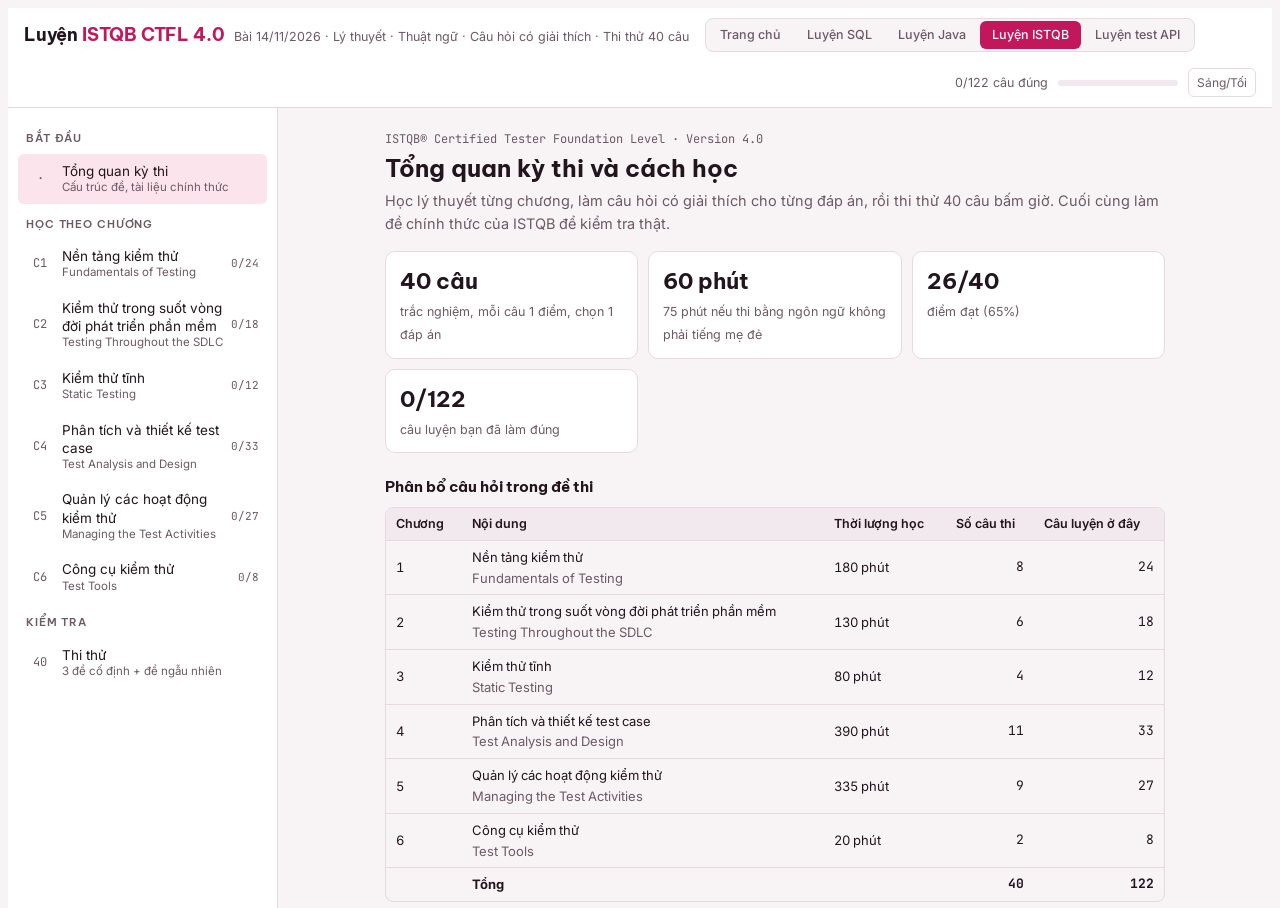
<file: qa/istqb.html>
<!doctype html><html lang="vi"><head><meta charset="utf-8"><meta name="viewport" content="width=device-width,initial-scale=1"><script>(function(){var e=false;try{e=window.top!==window}catch(x){e=true}if(e)document.documentElement.classList.add("embedded")})()</script><style>html.embedded nav.switch{display:none!important}</style>
<title>Luyện ISTQB CTFL 4.0</title>
<meta name="claude:viewport-fit-sides" content="cover">
<link rel="preconnect" href="https://fonts.googleapis.com">
<link rel="preconnect" href="https://fonts.gstatic.com" crossorigin>
<link rel="stylesheet" href="https://fonts.googleapis.com/css2?family=Be+Vietnam+Pro:wght@500;600;700&family=Inter:wght@400;500;600&family=JetBrains+Mono:wght@400;500&display=swap">
<style>
/* Layout: cùng bộ với "Luyện SQL qua ticket QC" — mục lục chương bên trái, nội dung học / làm bài ở giữa, cột đọc ~70 ký tự. */
:root{
  --bg:#f8f4f6; --surface:#ffffff; --sunken:#f1e9ed; --ink:#22161c; --muted:#6b5a63; --line:#e6d9df;
  --accent:#c2185b; --accent-ink:#ffffff; --accent-soft:#fce4ec;
  --pass:#1d7a46; --pass-soft:#e1f3e7; --fail:#b3261e; --fail-soft:#fbe7e5; --warn:#8a5a00; --warn-soft:#fbf0d6;
  --code-bg:#fbf8f9; --kw:#ad1457; --str:#9a4b00; --num:#1d7a46; --cmt:#7c8296;
  --f-display:"Be Vietnam Pro", "Segoe UI", system-ui, sans-serif;
  --f-body:"Inter", "Segoe UI", system-ui, sans-serif;
  --f-mono:"JetBrains Mono", Consolas, "Courier New", monospace;
}
@media (prefers-color-scheme: dark){ :root:not([data-theme="light"]){
  --bg:#151013; --surface:#1d161a; --sunken:#100c0e; --ink:#efe6ea; --muted:#ab99a2; --line:#352a30;
  --accent:#f48fb1; --accent-ink:#2a0a17; --accent-soft:#3d1a29;
  --pass:#5fd08e; --pass-soft:#163322; --fail:#ff8a80; --fail-soft:#3a1a18; --warn:#f0c35a; --warn-soft:#352a12;
  --code-bg:#171114; --kw:#f8a5c2; --str:#f0b070; --num:#5fd08e; --cmt:#767d8f; color-scheme:dark;
}}
:root[data-theme="dark"]{
  --bg:#151013; --surface:#1d161a; --sunken:#100c0e; --ink:#efe6ea; --muted:#ab99a2; --line:#352a30;
  --accent:#f48fb1; --accent-ink:#2a0a17; --accent-soft:#3d1a29;
  --pass:#5fd08e; --pass-soft:#163322; --fail:#ff8a80; --fail-soft:#3a1a18; --warn:#f0c35a; --warn-soft:#352a12;
  --code-bg:#171114; --kw:#f8a5c2; --str:#f0b070; --num:#5fd08e; --cmt:#767d8f; color-scheme:dark;
}
html,body{height:100%}
body{background:var(--bg);color:var(--ink);font-family:var(--f-body);font-size:14.5px;line-height:1.6;display:flex;flex-direction:column}
*{box-sizing:border-box}
h1,h2,h3{font-family:var(--f-display);text-wrap:balance;margin:0}
code,pre{font-family:var(--f-mono)}
code{font-size:.9em;background:var(--sunken);padding:1px 5px;border-radius:4px}
button{font:inherit;cursor:pointer;color:inherit}
:focus-visible{outline:2px solid var(--accent);outline-offset:2px}
a{color:var(--accent)}

.top{display:flex;align-items:center;gap:16px;flex-wrap:wrap;padding-block:10px;padding-left:max(16px,env(safe-area-inset-left,0px));padding-right:max(16px,env(safe-area-inset-right,0px));border-bottom:1px solid var(--line);background:var(--surface)}
.brand{display:flex;align-items:baseline;gap:10px;flex-wrap:wrap;min-width:0}
.brand h1{font-size:18px;font-weight:700;letter-spacing:-.01em}
.brand h1 span{color:var(--accent)}
.brand p{margin:0;color:var(--muted);font-size:12.5px}
.progress{margin-left:auto;display:flex;align-items:center;gap:10px;font-size:12.5px;color:var(--muted)}
.bar{width:120px;height:6px;border-radius:3px;background:var(--sunken);overflow:hidden}
.bar i{display:block;height:100%;background:var(--accent);width:0;transition:width .3s}
.switch{display:flex;gap:2px;align-items:center;border:1px solid var(--line);border-radius:8px;padding:2px;background:var(--bg)}
.sw{padding:4px 12px;border-radius:6px;font-size:12.5px;font-weight:500;text-decoration:none;color:var(--muted);white-space:nowrap}
a.sw:hover{background:var(--sunken);color:var(--ink)}
.sw.cur{background:var(--accent);color:var(--accent-ink)}
.theme-btn{border:1px solid var(--line);background:transparent;color:var(--muted);border-radius:6px;padding:4px 8px;font-size:12px}

.app{flex:1;min-height:0;display:grid;grid-template-columns:270px minmax(0,1fr)}
.pane{min-height:0;overflow:auto}
.nav{border-right:1px solid var(--line);background:var(--surface);padding:12px 10px 24px;display:flex;flex-direction:column;gap:2px}
.nav h2{font-size:11px;font-weight:600;letter-spacing:.08em;text-transform:uppercase;color:var(--muted);padding:10px 8px 4px}
.nitem{display:grid;grid-template-columns:28px 1fr auto;gap:8px;align-items:center;width:100%;text-align:left;border:0;background:transparent;padding:8px;border-radius:6px}
.nitem:hover{background:var(--sunken)}
.nitem[aria-current="true"]{background:var(--accent-soft)}
.nitem .no{font-family:var(--f-mono);font-size:12px;color:var(--muted);text-align:center}
.nitem .nm{font-size:13.5px;line-height:1.35}
.nitem .nm small{display:block;color:var(--muted);font-size:11.5px}
.nitem .cnt{font-family:var(--f-mono);font-size:11px;color:var(--muted);white-space:nowrap}
.nitem .cnt.full{color:var(--pass)}

.main{padding-block:22px 48px;padding-left:max(24px,env(safe-area-inset-left,0px));padding-right:max(24px,env(safe-area-inset-right,0px))}
.wrap{max-width:780px;margin:0 auto}
.eyebrow{font-family:var(--f-mono);font-size:12px;color:var(--muted);margin-bottom:4px}
.h-title{font-size:24px;font-weight:700;line-height:1.3;margin-bottom:4px}
.h-sub{color:var(--muted);margin:0 0 16px}
.chips{display:flex;gap:6px;flex-wrap:wrap;margin-bottom:16px}
.chip{font-size:12px;font-weight:500;padding:2px 9px;border-radius:999px;background:var(--sunken);color:var(--muted)}
.chip.acc{background:var(--accent-soft);color:var(--accent)}
.seg{display:inline-flex;border:1px solid var(--line);border-radius:8px;overflow:hidden;margin-bottom:18px;background:var(--surface)}
.seg button{border:0;background:transparent;padding:7px 16px;font-weight:500;font-size:13.5px;color:var(--muted)}
.seg button[aria-selected="true"]{background:var(--accent);color:var(--accent-ink)}

.card{background:var(--surface);border:1px solid var(--line);border-radius:10px;padding:16px 18px}
.stack{display:flex;flex-direction:column;gap:10px}
.th{border:1px solid var(--line);border-radius:10px;background:var(--surface)}
.th summary{cursor:pointer;padding:12px 16px;display:flex;gap:10px;align-items:baseline;flex-wrap:wrap;list-style:none}
.th summary::-webkit-details-marker{display:none}
.th summary::before{content:"▸";color:var(--muted);font-size:12px;transition:transform .15s}
.th[open] summary::before{transform:rotate(90deg)}
.th summary b{font-family:var(--f-display);font-weight:600;font-size:15px}
.th summary i{font-style:normal;color:var(--muted);font-size:12.5px}
.th summary .lo{margin-left:auto;font-family:var(--f-mono);font-size:11px;color:var(--muted)}
.th-body{padding:0 16px 14px 34px;display:flex;flex-direction:column;gap:10px}
.th-body p,.th-body ul,.th-body ol{margin:0}
.th-body ul,.th-body ol{padding-left:20px;display:flex;flex-direction:column;gap:3px}
.box{border-radius:8px;padding:9px 12px;font-size:13.5px}
.box b.lbl{display:block;font-size:11px;letter-spacing:.07em;text-transform:uppercase;margin-bottom:2px}
.box.ex{background:var(--accent-soft)} .box.ex b.lbl{color:var(--accent)}
.box.trap{background:var(--warn-soft)} .box.trap b.lbl{color:var(--warn)}

.term-search input{width:100%;padding:9px 12px;border:1px solid var(--line);border-radius:8px;background:var(--surface);color:var(--ink);font:inherit;margin-bottom:12px}
.terms{display:grid;grid-template-columns:repeat(auto-fill,minmax(300px,1fr));gap:10px}
.term{background:var(--surface);border:1px solid var(--line);border-radius:10px;padding:12px 14px;display:flex;flex-direction:column;gap:6px;min-width:0}
.term-h{display:flex;flex-wrap:wrap;gap:4px 10px;align-items:baseline}
.term-h b{font-family:var(--f-display);font-weight:600;font-size:15px}
.term-h i{font-style:normal;color:var(--accent);font-size:13px;font-weight:500}
.term-h .chip{margin-left:auto}
.term p{margin:0;font-size:13.5px}
.term-ex{color:var(--muted)}
.term .term-src{font-size:12px;color:var(--accent)}
.term-ex b{color:var(--ink);font-weight:600}
.qnav{display:flex;flex-wrap:wrap;gap:6px;margin-bottom:14px}
.qdot{width:32px;height:32px;border-radius:7px;border:1px solid var(--line);background:var(--surface);font-family:var(--f-mono);font-size:12px;display:grid;place-items:center}
.qdot.ok{background:var(--pass-soft);border-color:var(--pass);color:var(--pass)}
.qdot.no{background:var(--fail-soft);border-color:var(--fail);color:var(--fail)}
.qdot.ans{background:var(--accent-soft);border-color:var(--accent);color:var(--accent)}
.qdot.flag{box-shadow:inset 0 -3px 0 var(--warn)}
.qdot[aria-current="true"]{outline:2px solid var(--ink);outline-offset:1px}
.qmeta{display:flex;gap:6px;flex-wrap:wrap;margin-bottom:10px}
.qtext{font-size:15.5px;line-height:1.6;margin-bottom:14px}
.qtext .tbl-wrap{margin:8px 0}
.opts{display:flex;flex-direction:column;gap:8px}
.opt{display:grid;grid-template-columns:28px 1fr;gap:10px;align-items:start;text-align:left;width:100%;border:1px solid var(--line);background:var(--surface);border-radius:8px;padding:10px 12px}
.opt:hover:not(:disabled){border-color:var(--accent)}
.opt .L{width:24px;height:24px;border-radius:50%;border:1.5px solid var(--line);display:grid;place-items:center;font-weight:600;font-size:12px;font-family:var(--f-mono)}
.opt.sel{border-color:var(--accent);background:var(--accent-soft)}
.opt.sel .L{background:var(--accent);border-color:var(--accent);color:var(--accent-ink)}
.opt.right{border-color:var(--pass);background:var(--pass-soft)}
.opt.right .L{background:var(--pass);border-color:var(--pass);color:var(--surface)}
.opt.wrong{border-color:var(--fail);background:var(--fail-soft)}
.opt.wrong .L{background:var(--fail);border-color:var(--fail);color:var(--surface)}
.opt:disabled{cursor:default}
.opt .why{display:block;font-size:13px;color:var(--muted);margin-top:4px}
.opt.right .why,.opt.wrong .why{color:var(--ink)}
.actions{display:flex;gap:8px;flex-wrap:wrap;margin-top:16px;align-items:center}
.btn{border:1px solid var(--line);background:var(--surface);border-radius:7px;padding:7px 14px;font-weight:500;font-size:13.5px}
.btn:hover{background:var(--sunken)}
.btn.primary{background:var(--accent);color:var(--accent-ink);border-color:var(--accent)}
.btn.primary:hover{filter:brightness(1.08)}
.btn:disabled{opacity:.5;cursor:default}
.spacer{flex:1}
.verdict{border-radius:8px;padding:10px 14px;margin-top:14px;font-weight:600}
.verdict.ok{background:var(--pass-soft);color:var(--pass)}
.verdict.no{background:var(--fail-soft);color:var(--fail)}
.reflink{font-size:13px;color:var(--muted);margin-top:8px}
.linkbtn{border:0;background:none;color:var(--accent);font-weight:600;padding:0;font-size:13px}

.tbl-wrap{overflow-x:auto;border:1px solid var(--line);border-radius:8px;max-width:100%}
table.res{border-collapse:collapse;font-size:13px;font-variant-numeric:tabular-nums;min-width:100%}
table.res th,table.res td{padding:6px 10px;border-bottom:1px solid var(--line);text-align:left}
table.res th{background:var(--sunken);font-weight:600;font-size:12.5px}
table.res tr:last-child td{border-bottom:0}
table.res td.num{text-align:right;font-family:var(--f-mono)}
pre.syn{margin:8px 0;background:var(--code-bg);border:1px solid var(--line);border-radius:6px;padding:8px 10px;overflow-x:auto;font-size:13px;line-height:1.55;white-space:pre}

.grid2{display:grid;grid-template-columns:repeat(auto-fit,minmax(220px,1fr));gap:10px}
.stat{background:var(--surface);border:1px solid var(--line);border-radius:10px;padding:12px 14px}
.stat b{display:block;font-family:var(--f-display);font-size:22px;font-variant-numeric:tabular-nums}
.stat span{color:var(--muted);font-size:12.5px}
.sec{margin-top:22px}
.sets{display:grid;grid-template-columns:repeat(2,minmax(0,1fr));gap:10px}
@media (min-width:1100px){.sets{grid-template-columns:repeat(4,minmax(0,1fr))}}
.setcard{text-align:left;background:var(--surface);border:1px solid var(--line);border-radius:10px;padding:12px 14px;display:flex;flex-direction:column;gap:2px}
.setcard:hover{border-color:var(--accent);background:var(--accent-soft)}
.setcard b{font-family:var(--f-display);font-size:15px}
.setcard span{color:var(--muted);font-size:12.5px}
.setcard .best{color:var(--pass);font-weight:600}
.sec h3{font-size:15px;margin-bottom:8px}
.doclist{display:flex;flex-direction:column;gap:8px}
.doc{display:flex;gap:10px;align-items:baseline;flex-wrap:wrap}
.doc a{font-weight:600}
.doc span{color:var(--muted);font-size:13px}
.note{color:var(--muted);font-size:13px}
.timer{font-family:var(--f-mono);font-size:15px;font-weight:500;padding:4px 10px;border-radius:7px;background:var(--sunken)}
.timer.low{background:var(--fail-soft);color:var(--fail)}
.result-big{font-family:var(--f-display);font-size:34px;font-weight:700;font-variant-numeric:tabular-nums}
.pass-tag{display:inline-block;padding:3px 12px;border-radius:999px;font-weight:600;font-size:13px}
.pass-tag.ok{background:var(--pass-soft);color:var(--pass)} .pass-tag.no{background:var(--fail-soft);color:var(--fail)}
.meter{height:8px;border-radius:4px;background:var(--sunken);overflow:hidden;min-width:80px}
.meter i{display:block;height:100%;background:var(--accent)}
.rv{border:1px solid var(--line);border-radius:10px;background:var(--surface);padding:12px 14px}
.rv .qtext{font-size:14.5px;margin-bottom:8px}
.rv-ans{font-size:13.5px;display:flex;flex-direction:column;gap:3px}
.rv-ans .u{color:var(--fail)} .rv-ans .c{color:var(--pass)}
.confirm{display:flex;gap:8px;align-items:center;flex-wrap:wrap;background:var(--warn-soft);border-radius:8px;padding:8px 12px;font-size:13.5px}

@media (max-width:860px){
  html,body{height:auto}
  .app{display:block}
  .pane{overflow:visible}
  .nav{border-right:0;border-bottom:1px solid var(--line);flex-direction:row;overflow-x:auto;padding:8px 10px;position:sticky;top:env(safe-area-inset-top,0px);z-index:5}
  .nav h2{display:none}
  .nitem{flex:0 0 auto;width:auto;grid-template-columns:auto auto;padding:6px 10px}
  .nitem .nm small,.nitem .cnt{display:none}
  .nitem .no{text-align:left}
  .main{padding-left:max(16px,env(safe-area-inset-left,0px));padding-right:max(16px,env(safe-area-inset-right,0px))}
  .th-body{padding-left:16px}
  .bar{width:70px}
  .h-title{font-size:21px}
}
@media (prefers-reduced-motion:reduce){*{transition:none!important}}
</style>

<header class="top">
  <div class="brand">
    <h1>Luyện <span>ISTQB CTFL 4.0</span></h1>
    <p>Bài 14/11/2026 · Lý thuyết · Thuật ngữ · Câu hỏi có giải thích · Thi thử 40 câu</p>
  </div>
  <nav class="switch" aria-label="Chuyển bài luyện">
    <a class="sw" href="https://claude.ai/artifact/JaoKpmEcfkpAuEXorgS3pS" target="_blank" rel="noopener">Trang chủ</a>
    <a class="sw" href="https://claude.ai/artifact/2kvvuqBZQFg8RipuUKwpPe" target="_blank" rel="noopener">Luyện SQL</a>
    <a class="sw" href="https://claude.ai/artifact/UEyyLXfD54P1DxKUjVyGEN" target="_blank" rel="noopener">Luyện Java</a>
    <a class="sw cur" aria-current="page">Luyện ISTQB</a>
    <a class="sw" href="https://claude.ai/artifact/SjkaU5hz7dHfEJrDGLyfAw" target="_blank" rel="noopener">Luyện test API</a>
  </nav>
  <div class="progress"><span id="progText">0 câu đúng</span><div class="bar"><i id="progBar"></i></div>
    <button class="theme-btn" id="themeBtn" type="button" aria-label="Đổi giao diện sáng/tối">Sáng/Tối</button></div>
</header>

<div class="app">
  <nav class="pane nav" id="nav" aria-label="Mục lục"></nav>
  <main class="pane main" id="main"><div class="wrap" id="view"></div></main>
</div>

<script>
/* ===================== Lý thuyết theo chương (viết lại theo syllabus CTFL 4.0) ===================== */
const CHAPTERS = [
{ ch:1, name:'Nền tảng kiểm thử', en:'Fundamentals of Testing', exam:8, time:'180 phút',
  theory:[
  { k:'Mục tiêu kiểm thử', en:'Test objectives', lo:'FL-1.1.1',
    d:`<p>Kiểm thử không chỉ để "tìm bug". Các mục tiêu điển hình:</p><ul><li>Đánh giá sản phẩm công việc: yêu cầu, user story, thiết kế, code.</li><li>Phát hiện các sự cố (failure) và tìm lỗi (defect).</li><li>Đạt độ bao phủ cần thiết của đối tượng kiểm thử.</li><li>Giảm rủi ro chất lượng kém.</li><li>Kiểm tra yêu cầu đã được đáp ứng; kiểm tra tuân thủ hợp đồng, pháp lý, quy định.</li><li>Cung cấp thông tin để các bên liên quan ra quyết định.</li><li>Xây dựng niềm tin vào chất lượng.</li><li>Thẩm định (validate) đối tượng hoàn chỉnh và chạy đúng như các bên mong đợi.</li></ul>`,
    ex:'Trước khi release, báo cáo "đã chạy 320/320 case, còn 2 bug Medium" là đang phục vụ mục tiêu cung cấp thông tin để PO quyết định có release hay không.',
    trap:'Đáp án "chứng minh phần mềm không còn lỗi" luôn sai, vì kiểm thử chỉ chứng minh được là có lỗi (nguyên tắc 1).' },
  { k:'Kiểm thử và gỡ lỗi', en:'Testing vs Debugging', lo:'FL-1.1.2',
    d:`<p><b>Kiểm thử</b> làm lộ ra sự cố (kiểm thử động) hoặc tìm thẳng lỗi (kiểm thử tĩnh).</p><p><b>Gỡ lỗi (debugging)</b> là việc của dev: tái hiện sự cố → chẩn đoán, tìm nguyên nhân → sửa.</p><p>Sau khi sửa, tester chạy <b>kiểm thử xác nhận</b> (confirmation testing), thường kèm <b>kiểm thử hồi quy</b> (regression testing).</p>`,
    ex:'QC báo "bấm Thanh toán ra lỗi 500" là kiểm thử. Dev đọc log, tìm ra null pointer và sửa là gỡ lỗi. QC chạy lại case đó là kiểm thử xác nhận.',
    trap:'Kiểm thử tĩnh (rà soát) tìm thẳng ra lỗi mà không cần gỡ lỗi để chẩn đoán.' },
  { k:'Sai sót, Lỗi, Sự cố, và Nguyên nhân gốc rễ', en:'Error, Defect, Failure, Root cause', lo:'FL-1.2.3',
    d:`<p>Con người mắc <b>sai sót (error / mistake)</b> → tạo ra <b>lỗi (defect / fault / bug)</b> trong code hoặc tài liệu → khi chạy, lỗi có thể gây ra <b>sự cố (failure)</b>: hệ thống làm sai điều cần làm.</p><p><b>Nguyên nhân gốc rễ (root cause)</b> là lý do cơ bản khiến vấn đề xảy ra, ví dụ spec mơ hồ hoặc thiếu đào tạo. Sửa nguyên nhân gốc rễ giúp tránh các lỗi tương tự về sau.</p><p>Sự cố cũng có thể đến từ điều kiện môi trường (bức xạ, từ trường), không chỉ từ lỗi.</p>`,
    ex:'Dev hiểu nhầm quy tắc làm tròn (sai sót) → viết sai hàm làm tròn (lỗi) → khách thấy tổng tiền lệch 100đ (sự cố). Nguyên nhân gốc rễ: spec không ghi quy tắc làm tròn.',
    trap:'Không phải lỗi nào cũng gây sự cố: đoạn code sai nằm trong nhánh không bao giờ chạy tới thì không gây sự cố.' },
  { k:'Kiểm thử và đảm bảo chất lượng', en:'Testing vs QA', lo:'FL-1.2.2',
    d:`<p><b>Kiểm thử</b> là một dạng <b>kiểm soát chất lượng (QC)</b>: hướng vào <b>sản phẩm</b>, mang tính <b>khắc phục</b> (tìm ra để sửa).</p><p><b>Đảm bảo chất lượng (QA)</b> hướng vào <b>quy trình</b>, mang tính <b>phòng ngừa</b>: quy trình tốt thì sản phẩm tốt. QA là trách nhiệm của mọi người trong dự án.</p><p>Kết quả kiểm thử được dùng cho cả hai: QC dùng để sửa lỗi, QA dùng để biết quy trình có hiệu quả không.</p>`,
    ex:'Viết thêm case cho module thanh toán là QC. Đưa quy định "mọi spec phải được rà soát trước khi code" vào quy trình là QA.',
    trap:'QA không phải "tên khác của tester". Đề thi hay gài đáp án coi QA và kiểm thử là một.' },
  { k:'Bảy nguyên tắc kiểm thử', en:'Seven testing principles', lo:'FL-1.3.1',
    d:`<ol><li><b>Kiểm thử cho thấy sự tồn tại của lỗi, chứ không phải sự vắng mặt của lỗi.</b></li><li><b>Kiểm thử vét cạn là không thể</b> (exhaustive testing): phải chọn lọc bằng kỹ thuật, ưu tiên, rủi ro.</li><li><b>Kiểm thử sớm giúp tiết kiệm thời gian và chi phí</b> (shift left).</li><li><b>Lỗi có xu hướng tập trung</b>: số ít module chứa phần lớn lỗi (nguyên lý Pareto).</li><li><b>Test case giảm hiệu quả theo thời gian</b> (tests wear out): lặp lại mãi một bộ test thì ngày càng ít tìm được lỗi mới.</li><li><b>Kiểm thử phụ thuộc vào ngữ cảnh</b>: app y tế khác app game.</li><li><b>Ngộ nhận về việc không có lỗi</b> (absence-of-defects fallacy): hết lỗi nhưng không đáp ứng nhu cầu người dùng thì vẫn thất bại.</li></ol>`,
    ex:'Bộ regression 6 tháng không bắt được lỗi mới nào trong khi khách vẫn báo bug: đó là nguyên tắc 5, cần cập nhật và bổ sung test.',
    trap:'Phân biệt 5 và 4: "test cũ không còn tìm ra lỗi" là nguyên tắc 5; "lỗi dồn vào một chỗ" là nguyên tắc 4.' },
  { k:'Các hoạt động kiểm thử', en:'Test activities', lo:'FL-1.4.1',
    d:`<ul><li><b>Lập kế hoạch</b> (planning): mục tiêu, cách tiếp cận.</li><li><b>Giám sát kiểm thử và kiểm soát kiểm thử</b> (monitoring &amp; control): so tiến độ với kế hoạch, điều chỉnh khi lệch.</li><li><b>Phân tích</b> (analysis): xác định <b>cần test cái gì</b>, tức khía cạnh kiểm thử (test conditions), từ cơ sở kiểm thử; tìm lỗi trong cơ sở kiểm thử.</li><li><b>Thiết kế</b> (design): xác định <b>test như thế nào</b>: test case, hạng mục bao phủ, dữ liệu test, môi trường.</li><li><b>Triển khai</b> (implementation): tạo sản phẩm kiểm thử cho thực thi: trình tự thực hiện kiểm thử, bộ test case, lịch thực thi, dữ liệu, môi trường.</li><li><b>Thực thi</b> (execution): chạy test, so kết quả thực tế với mong đợi, báo cáo lỗi.</li><li><b>Hoàn tất</b> (completion): lưu trữ sản phẩm kiểm thử, đóng môi trường, rút kinh nghiệm, viết báo cáo hoàn tất kiểm thử.</li></ul>`,
    ex:'"Kiểm tra luồng hoàn tiền" là khía cạnh kiểm thử (phân tích). "Hủy đơn đã trả 447.000đ → hoàn đúng 447.000đ" là test case (thiết kế). Gom các case thành bộ "Regression thanh toán" và xếp lịch chạy tối thứ Sáu là triển khai.',
    trap:'Câu hỏi "cần test cái gì" là phân tích; "test như thế nào" là thiết kế; "chuẩn bị mọi thứ để chạy" là triển khai.' },
  { k:'Sản phẩm kiểm thử và khả năng truy vết', en:'Testware & Traceability', lo:'FL-1.4.3, FL-1.4.4',
    d:`<p><b>Sản phẩm kiểm thử (sản phẩm kiểm thử)</b> là mọi sản phẩm của các hoạt động kiểm thử: kế hoạch, khía cạnh kiểm thử, test case, dữ liệu, script, báo cáo lỗi, báo cáo hoàn tất kiểm thử…</p><p><b>Khả năng truy vết (traceability)</b> là liên kết giữa cơ sở kiểm thử và sản phẩm kiểm thử (yêu cầu ↔ test case ↔ kết quả ↔ lỗi). Truy vết giúp đánh giá độ bao phủ, phân tích ảnh hưởng khi yêu cầu thay đổi, phục vụ kiểm toán và làm báo cáo dễ hiểu cho bên liên quan.</p>`,
    ex:'Cột "Requirement ID" trong file testcase giúp trả lời ngay "spec REQ-12 vừa đổi thì phải chạy lại những case nào".',
    trap:'Khả năng truy vết không làm tăng số lỗi tìm được; nó phục vụ đánh giá bao phủ và phân tích ảnh hưởng.' },
  { k:'Cách tiếp cận toàn đội ngũ', en:'Whole team approach', lo:'FL-1.5.2',
    d:'<p>Mọi thành viên có kỹ năng phù hợp đều có thể làm bất kỳ việc gì, và <b>cả nhóm cùng chịu trách nhiệm về chất lượng</b>. Tester làm việc cùng business để viết acceptance test, cùng dev thống nhất chiến lược và cách tự động hóa.</p>',
    ex:'Trong buổi refinement, QC cùng PO viết tiêu chí chấp nhận; dev cùng QC quyết định case nào tự động ở mức API.',
    trap:'Cách này không phù hợp mọi ngữ cảnh: hệ thống an toàn cao (safety-critical) vẫn cần mức độ độc lập kiểm thử cao.' },
  { k:'Tính độc lập của kiểm thử', en:'Independence of testing', lo:'FL-1.5.3',
    d:`<p>Các mức độc lập tăng dần: tác giả tự test → đồng nghiệp cùng team → tester ngoài team nhưng trong tổ chức → tester ngoài tổ chức.</p><p><b>Lợi ích</b>: tester độc lập có góc nhìn và thiên kiến khác tác giả nên tìm được loại lỗi khác; dám kiểm chứng và phản biện giả định của stakeholder.</p><p><b>Bất lợi</b>: bị tách khỏi team, thiếu hợp tác, giao tiếp kém; dev có thể giảm ý thức trách nhiệm về chất lượng; tester có thể bị coi là "nút thắt cổ chai" hoặc bị đổ lỗi.</p>`,
    ex:'Một công ty thuê đơn vị ngoài test bảo mật app ngân hàng: độc lập cao, nhưng đơn vị ngoài cần thời gian để hiểu nghiệp vụ.',
    trap:'Đề hay cho 4 phát biểu và hỏi "đâu là bất lợi". Câu "tìm được loại lỗi khác" là lợi ích, không phải bất lợi.' },
  ]},
{ ch:2, name:'Kiểm thử trong suốt vòng đời phát triển phần mềm', en:'Testing Throughout the SDLC', exam:6, time:'130 phút',
  theory:[
  { k:'Thực hành tốt cho mọi SDLC', en:'Good testing practices', lo:'FL-2.1.2',
    d:`<ul><li>Mỗi hoạt động phát triển có một hoạt động kiểm thử tương ứng.</li><li>Mỗi mức kiểm thử có mục tiêu riêng, tránh trùng lặp.</li><li>Phân tích và thiết kế test case cho một mức bắt đầu ngay trong giai đoạn phát triển tương ứng (kiểm thử sớm).</li><li>Tester tham gia rà soát sản phẩm công việc ngay từ bản nháp.</li></ul>`,
    ex:'Khi BA viết spec màn đặt hàng, QC đã bắt đầu viết khía cạnh kiểm thử và gửi câu hỏi Q&A thay vì chờ có build.',
    trap:'Đáp án "thiết kế test chỉ bắt đầu khi code đã xong" luôn là đáp án sai.' },
  { k:'Phát triển hướng kiểm thử: TDD, ATDD, BDD', en:'Test-first approaches', lo:'FL-2.1.3',
    d:`<ul><li><b>TDD</b>: dev viết unit test trước → chạy thấy fail → viết code cho pass → refactor. Định hướng code, mức component.</li><li><b>ATDD</b>: viết acceptance test từ acceptance criteria trước khi phát triển, do cả nhóm (business, dev, tester) cùng làm.</li><li><b>BDD</b>: mô tả hành vi mong muốn bằng ngôn ngữ tự nhiên, dạng <code>Given / When / Then</code>, để mọi người đều hiểu; sau đó có thể chuyển thành test tự động.</li></ul>`,
    ex:'Kịch bản "Given giỏ hàng 600.000đ, When áp mã SALE10, Then tổng còn 540.000đ" là BDD.',
    trap:'Cả ba đều là test-first. Phân biệt bằng: ai viết, mức nào, và có dùng Given/When/Then hay không.' },
  { k:'DevOps và shift left', en:'DevOps & Shift-left', lo:'FL-2.1.4, FL-2.1.5',
    d:`<p><b>DevOps</b>: CI/CD giúp phản hồi nhanh về chất lượng, khuyến khích test tự động, giảm rủi ro hồi quy. Nhưng phải đầu tư xây pipeline và bảo trì test tự động; vẫn cần test thủ công từ góc nhìn người dùng.</p><p><b>Shift left (kiểm thử sớm)</b>: kiểm thử sớm hơn trong SDLC, ví dụ: rà soát spec từ góc nhìn kiểm thử; viết test case trước khi code; dùng CI; chạy phân tích tĩnh trước kiểm thử động; làm kiểm thử phi chức năng sớm ở mức component.</p>`,
    ex:'Mỗi lần merge code, pipeline chạy unit test và quét SonarQube trong 5 phút: lỗi bị chặn trước khi tới tay QC.',
    trap:'Shift left có thể tốn thêm công sức và chi phí đào tạo lúc đầu, nhưng tiết kiệm về sau.' },
  { k:'Retrospective (họp rút kinh nghiệm)', en:'Retrospectives', lo:'FL-2.1.6',
    d:'<p>Thường diễn ra cuối iteration hoặc dự án: điều gì làm tốt, điều gì chưa, cải thiện thế nào. Lợi ích cho kiểm thử: tăng hiệu quả, chất lượng sản phẩm kiểm thử, gắn kết nhóm, cải thiện cơ sở kiểm thử, hợp tác dev–test tốt hơn.</p>',
    ex:'Retro phát hiện "spec thường thiếu quy tắc làm tròn" → thêm mục đó vào checklist rà soát spec.',
    trap:'Retro là để cải tiến quy trình, không phải để tìm người có lỗi.' },
  { k:'Các mức kiểm thử', en:'Test levels', lo:'FL-2.2.1',
    d:`<ul><li><b>Kiểm thử thành phần</b> (component / unit): từng thành phần riêng lẻ, thường do dev làm, có thể cần mô-đun giả (stub) / thành phần điều khiển kiểm thử (driver).</li><li><b>Kiểm thử tích hợp thành phần</b> (component integration): giao tiếp giữa các thành phần trong hệ thống.</li><li><b>Kiểm thử hệ thống</b> (system): hành vi tổng thể end-to-end, cả chức năng và phi chức năng.</li><li><b>Kiểm thử tích hợp hệ thống</b> (system integration): giao tiếp với hệ thống khác, dịch vụ bên ngoài.</li><li><b>Kiểm thử chấp nhận</b> (acceptance): xác nhận sẵn sàng triển khai và đáp ứng nhu cầu. Gồm: UAT; chấp nhận vận hành (OAT: sao lưu, khôi phục, cài đặt); theo hợp đồng / quy định; alpha (tại nơi phát triển); beta (tại nơi của người dùng). <i>Syllabus v4.0 chỉ liệt kê tên các hình thức này; phần mô tả trong ngoặc lấy từ syllabus v3.1.</i></li></ul>`,
    ex:'Test ShopDemo gọi cổng Momo nhận callback đúng là tích hợp hệ thống. Test hàm tinh_giam_gia() với stub DB là kiểm thử thành phần.',
    trap:'"Tích hợp" giữa các module nội bộ là tích hợp thành phần; với hệ thống bên ngoài là tích hợp hệ thống.' },
  { k:'Các loại kiểm thử', en:'Test types', lo:'FL-2.2.2',
    d:`<ul><li><b>Chức năng</b> (functional): hệ thống làm <b>gì</b>.</li><li><b>Phi chức năng</b> (non-functional): hệ thống làm <b>tốt đến đâu</b>, theo ISO 25010: hiệu năng hoạt động, khả năng tương thích, tính khả dụng, độ tin cậy, khả năng bảo trì, tính di động, tính an toàn.</li><li><b>Hộp đen</b> (black-box): dựa trên đặc tả, không nhìn vào cấu trúc bên trong.</li><li><b>Hộp trắng</b> (white-box): dựa trên cấu trúc bên trong (code, kiến trúc, luồng).</li></ul><p>Mọi loại kiểm thử đều áp dụng được ở mọi mức kiểm thử.</p>`,
    ex:'"API đặt hàng phản hồi dưới 2 giây với 500 người dùng đồng thời" là kiểm thử phi chức năng (hiệu năng).',
    trap:'Kiểm thử phi chức năng nên làm sớm, không phải đợi đến cuối dự án.' },
  { k:'Kiểm thử xác nhận và kiểm thử hồi quy', en:'Confirmation & Regression testing', lo:'FL-2.2.3',
    d:`<p><b>Kiểm thử xác nhận</b>: chạy lại case từng fail để xác nhận lỗi đã được sửa.</p><p><b>Kiểm thử hồi quy</b>: xác nhận thay đổi (kể cả bản sửa lỗi) không gây ảnh hưởng xấu tới phần khác. Nên làm phân tích ảnh hưởng (impact analysis) để chọn phạm vi. Bộ regression chạy lặp lại nhiều lần nên rất hợp để tự động hóa.</p>`,
    ex:'Dev sửa lỗi làm tròn → QC chạy lại case DH-2009 (xác nhận) và chạy cả bộ giỏ hàng, voucher, thanh toán (hồi quy).',
    trap:'Hồi quy không chỉ trong đối tượng vừa sửa mà cả các thành phần, hệ thống liên quan.' },
  { k:'Kiểm thử bảo trì', en:'Maintenance testing', lo:'FL-2.3.1',
    d:`<p>Thực hiện khi hệ thống đang vận hành bị thay đổi. Tác nhân (trigger):</p><ul><li><b>Sửa đổi</b>: nâng cấp theo kế hoạch, sửa lỗi, hotfix.</li><li><b>Nâng cấp hoặc chuyển đổi môi trường vận hành</b>: đổi nền tảng, chuyển dữ liệu (migration).</li><li><b>Ngừng sử dụng</b> (retirement): kiểm thử lưu trữ và khôi phục dữ liệu nếu cần giữ lâu dài.</li></ul><p>Phạm vi phụ thuộc mức rủi ro, kích thước hệ thống và độ lớn thay đổi; dựa trên phân tích ảnh hưởng.</p>`,
    ex:'ShopDemo chuyển DB từ MySQL sang PostgreSQL: cần test chuyển đổi dữ liệu và chạy regression trên môi trường mới.',
    trap:'Phát triển tính năng cho sản phẩm mới chưa phát hành thì không phải kiểm thử bảo trì.' },
  ]},
{ ch:3, name:'Kiểm thử tĩnh', en:'Static Testing', exam:4, time:'80 phút',
  theory:[
  { k:'Kiểm thử tĩnh là gì, giá trị', en:'Static testing basics & value', lo:'FL-3.1.1, FL-3.1.2',
    d:`<p>Kiểm thử mà <b>không chạy</b> phần mềm: rà soát (con người đọc) và phân tích tĩnh (công cụ). Gần như mọi sản phẩm công việc đều kiểm tra được: yêu cầu, user story, thiết kế, code, kế hoạch test, test case, hợp đồng…</p><p>Không nên áp dụng cho sản phẩm khó đọc với con người và không có công cụ phân tích, ví dụ mã thực thi của bên thứ ba vì lý do pháp lý.</p><p><b>Giá trị</b>: tìm lỗi từ rất sớm, khi sửa còn rẻ; tìm được lỗi mà kiểm thử động không thấy (code không bao giờ chạy tới, thiết kế không theo pattern, lỗi trong tài liệu không thực thi được); tăng hiểu biết chung giữa các bên.</p>`,
    ex:'QC rà soát spec màn đăng ký, phát hiện spec không nói email có phân biệt hoa thường không: sửa tốn 5 phút, thay vì sau release mới phát hiện khách có 2 tài khoản.',
    trap:'Kiểm thử tĩnh có chi phí (họp, chuẩn bị), nhưng tổng chi phí dự án thường giảm.' },
  { k:'Khác biệt tĩnh và động', en:'Static vs Dynamic', lo:'FL-3.1.3',
    d:`<ul><li>Cả hai đều giúp tìm lỗi, nhưng loại lỗi khác nhau.</li><li><b>Tĩnh tìm lỗi trực tiếp</b>; động làm lộ ra sự cố, rồi phải phân tích để tìm lỗi.</li><li>Tĩnh tìm được lỗi nằm ở nhánh code hiếm khi chạy.</li><li>Tĩnh áp dụng được cho sản phẩm không thực thi được (tài liệu).</li><li>Tĩnh đo được đặc tính không phụ thuộc lúc chạy (khả năng bảo trì); động đo đặc tính phụ thuộc lúc chạy (hiệu năng).</li></ul><p>Lỗi điển hình kiểm thử tĩnh tìm dễ hơn: lỗi yêu cầu (mâu thuẫn, mơ hồ), lỗi thiết kế, lỗi code (biến chưa khai báo, code không chạy tới), lệch chuẩn code, đặc tả giao diện sai, lỗ hổng bảo mật, thiếu truy vết.</p>`,
    ex:'Đo thời gian phản hồi API cần chạy thật (động). Phát hiện biến "tong_tien" dùng trước khi gán giá trị có thể làm bằng công cụ phân tích tĩnh.',
    trap:'"Kiểm thử tĩnh đo được hiệu năng" là sai.' },
  { k:'Quy trình rà soát', en:'Review process (ISO/IEC 20246)', lo:'FL-3.2.2',
    d:`<ol><li><b>Lập kế hoạch</b>: phạm vi, mục tiêu, đặc tính cần đánh giá, tiêu chí kết thúc, công sức, thời gian.</li><li><b>Khởi tạo rà soát</b>: đảm bảo mọi người và tài liệu sẵn sàng, người tham gia hiểu vai trò.</li><li><b>Rà soát cá nhân</b>: từng người tự đọc, ghi nhận bất thường, câu hỏi, đề xuất.</li><li><b>Trao đổi và phân tích</b>: thống nhất trạng thái, người phụ trách, hành động cho từng bất thường; thường qua họp rà soát.</li><li><b>Khắc phục và báo cáo</b>: tạo báo cáo lỗi, tác giả sửa, báo cáo kết quả; kiểm tra tiêu chí kết thúc.</li></ol>`,
    ex:'Trước buổi họp rà soát spec, mỗi QC tự đọc và ghi 10–15 câu hỏi vào sheet: đó là bước rà soát cá nhân.',
    trap:'Thứ tự thường bị gài: Lập kế hoạch → Khởi tạo rà soát → Rà soát cá nhân → Trao đổi và phân tích → Khắc phục và báo cáo.' },
  { k:'Vai trò và trách nhiệm trong rà soát', en:'Review roles', lo:'FL-3.2.3',
    d:`<ul><li><b>Quản lý</b>: quyết định rà soát cái gì, cung cấp nguồn lực (người, thời gian).</li><li><b>Tác giả (author)</b>: tạo và sửa sản phẩm được rà soát.</li><li><b>Điều phối viên (moderator / facilitator)</b>: đảm bảo buổi họp hiệu quả, hòa giải, quản lý thời gian, tạo môi trường an toàn.</li><li><b>Thư ký (scribe / recorder)</b>: ghi lại các bất thường và quyết định.</li><li><b>Người rà soát (rà soáter)</b>: thực hiện rà soát; có thể là chuyên gia, người dùng, người trong dự án…</li><li><b>Trưởng nhóm rà soát (review leader)</b>: chịu trách nhiệm chung về rà soát: ai tham gia, tổ chức khi nào, ở đâu.</li></ul>`,
    ex:'Buổi rà soát spec: BA (tác giả), QC lead điều phối, một QC ghi biên bản, 3 dev và 2 QC là người rà soát.',
    trap:'"Điều phối" (moderator) và "trưởng nhóm rà soát" (review leader) là hai vai trò khác nhau.' },
  { k:'Các loại rà soát', en:'Review types', lo:'FL-3.2.4',
    d:`<ul><li><b>Rà soát không chính thức</b> (informal): không quy trình cố định, không bắt buộc ghi lại; mục tiêu chính là phát hiện bất thường.</li><li><b>Rà soát có hướng dẫn</b> (walkthrough): do <b>tác giả dẫn dắt</b>; mục tiêu: đánh giá chất lượng, xây dựng niềm tin, giáo dục người tham gia, đạt đồng thuận, sinh ý tưởng, tìm bất thường. Rà soát cá nhân trước là không bắt buộc.</li><li><b>Rà soát kỹ thuật</b> (technical review): người rà soát có chuyên môn kỹ thuật, do điều phối viên dẫn dắt; mục tiêu: đạt đồng thuận, ra quyết định kỹ thuật, tìm bất thường, đánh giá chất lượng.</li><li><b>Đánh giá chuyên sâu</b> (inspection): <b>chính thức nhất</b>, theo quy trình chung đầy đủ; mục tiêu tìm tối đa bất thường; thu thập các chỉ số để cải tiến quy trình; tác giả <b>không được</b> làm trưởng nhóm rà soát hay thư ký.</li></ul>`,
    ex:'Dev lead trình bày thiết kế mới cho cả team để mọi người hiểu và góp ý: rà soát có hướng dẫn (walkthrough).',
    trap:'Từ khóa nhận diện: "tác giả dẫn dắt" là rà soát có hướng dẫn (walkthrough); "chỉ số, chính thức nhất" là đánh giá chuyên sâu (inspection); "quyết định kỹ thuật" là technical review.' },
  { k:'Các yếu tố thành công của rà soát', en:'Success factors', lo:'FL-3.2.5',
    d:'<ul><li>Mục tiêu rõ ràng, tiêu chí kết thúc đo được (không dùng việc đánh giá người tham gia làm mục tiêu).</li><li>Chọn loại rà soát phù hợp mục tiêu, sản phẩm, người tham gia.</li><li>Rà soát từng phần nhỏ để người rà soát không mất tập trung.</li><li>Phản hồi kết quả cho stakeholder và tác giả để cải tiến.</li><li>Đủ thời gian chuẩn bị.</li><li>Có sự ủng hộ của quản lý.</li><li>Rà soát là một phần văn hóa tổ chức, thúc đẩy học hỏi.</li><li>Đào tạo người tham gia; điều phối buổi họp tốt.</li></ul>',
    ex:'Thay vì rà soát spec 80 trang trong một buổi, chia thành 4 buổi theo từng màn hình.',
    trap:'Dùng kết quả rà soát để đánh giá năng lực tác giả là một yếu tố làm rà soát thất bại.' },
  ]},
{ ch:4, name:'Phân tích và thiết kế test case', en:'Test Analysis and Design', exam:11, time:'390 phút',
  theory:[
  { k:'3 nhóm kỹ thuật kiểm thử', en:'Test techniques overview', lo:'FL-4.1.1',
    d:'<ul><li><b>Hộp đen</b> (black-box / specification-based): dựa trên hành vi đặc tả, không cần biết cấu trúc bên trong; vẫn dùng được khi code thay đổi mà hành vi giữ nguyên.</li><li><b>Hộp trắng</b> (white-box / structure-based): dựa trên cấu trúc bên trong; chỉ thiết kế được sau khi có thiết kế hoặc code.</li><li><b>Dựa trên kinh nghiệm</b> (experience-based): dùng kiến thức và kinh nghiệm của tester; tìm được lỗi mà hai nhóm kia bỏ sót.</li></ul>',
    ex:'Phân vùng tuổi 18–60 từ spec là hộp đen; đảm bảo mọi nhánh if trong hàm tính phí ship được chạy là hộp trắng; thử bấm 2 lần nút Đặt hàng là kinh nghiệm.',
    trap:'Kỹ thuật hộp đen dựa trên đặc tả nên không phát hiện được code thừa (code làm điều spec không yêu cầu).' },
  { k:'Phân vùng tương đương', en:'Equivalence Partitioning (EP)', lo:'FL-4.2.1',
    d:`<p>Chia dữ liệu thành các <b>phân vùng</b>, mọi giá trị trong một vùng được xử lý giống nhau. Có vùng hợp lệ và không hợp lệ; mỗi giá trị chỉ thuộc đúng một vùng.</p><p><b>Bao phủ EP</b> = số vùng đã test / tổng số vùng × 100%.</p><p>Có nhiều tập phân vùng (nhiều trường) thì mức tối thiểu là <b>bao phủ Each Choice</b>: mỗi vùng của mỗi tập được test ít nhất một lần.</p>`,
    ex:'Tuổi hợp lệ 18–60 (số nguyên) → 3 vùng: &lt;18 (không hợp lệ), 18–60 (hợp lệ), &gt;60 (không hợp lệ). Tối thiểu 3 test: 10, 35, 70.',
    trap:'Vùng không hợp lệ nên test từng vùng một, không gộp nhiều giá trị sai vào một test (lỗi này có thể che lỗi kia).' },
  { k:'Phân tích giá trị biên', en:'Boundary Value Analysis (BVA)', lo:'FL-4.2.2',
    d:`<p>Chỉ áp dụng cho vùng <b>có thứ tự</b>. Biên là giá trị nhỏ nhất và lớn nhất của một vùng.</p><ul><li><b>BVA 2 giá trị</b>: mỗi biên lấy <b>biên + giá trị liền kề thuộc vùng bên cạnh</b>.</li><li><b>BVA 3 giá trị</b>: mỗi biên lấy <b>biên + cả hai giá trị liền kề</b>.</li></ul><p><b>Bao phủ BVA</b> = số giá trị biên (hạng mục bao phủ) đã test / tổng số × 100%.</p>`,
    ex:'Số lượng mua 1–10. BVA 2 giá trị: 0, 1, 10, 11 (4 giá trị). BVA 3 giá trị: 0, 1, 2, 9, 10, 11 (6 giá trị).',
    trap:'Đề hay hỏi số giá trị: 2 giá trị → 2 cho mỗi biên; 3 giá trị → 3 cho mỗi biên. Liệt kê ra trước rồi mới đếm, đừng nhẩm.' },
  { k:'Kiểm thử dựa vào bảng quyết định', en:'Decision Table Testing', lo:'FL-4.2.3',
    d:`<p>Dùng khi có <b>tổ hợp điều kiện</b> dẫn tới các hành động khác nhau. Dòng = điều kiện và hành động; <b>mỗi cột</b> là một tổ hợp điều kiện + hành động tương ứng.</p><p>Bảng đầy đủ với n điều kiện đúng/sai có <b>2ⁿ cột</b>. Có thể rút gọn bằng giá trị "–" (giá trị của điều kiện không ảnh hưởng đến kết quả hành động), và loại bỏ tổ hợp không thể xảy ra.</p><p><b>Bao phủ</b> = số cột khả thi đã test / tổng số cột khả thi × 100%.</p>`,
    ex:'Khách VIP? × Đơn ≥ 500k? → 4 cột: VIP+≥500k: giảm 20%; VIP+&lt;500k: giảm 10%; thường+≥500k: freeship; thường+&lt;500k: không ưu đãi.',
    trap:'Điểm mạnh: phát hiện tổ hợp bị spec bỏ sót. Điểm yếu: số cột tăng theo hàm mũ khi thêm điều kiện.' },
  { k:'Kiểm thử dựa vào chuyển đổi trạng thái', en:'State Transition Testing', lo:'FL-4.2.4',
    d:`<p>Mô hình hóa bằng <b>sơ đồ trạng thái</b> hoặc <b>bảng trạng thái</b>: trạng thái, sự kiện, chuyển đổi (có thể kèm điều kiện bảo vệ (guard condition) và hành động).</p><ul><li><b>Bao phủ tất cả trạng thái</b> (all states): mọi trạng thái được đi qua.</li><li><b>Bao phủ chuyển đổi trạng thái hợp lệ</b> (valid transitions, còn gọi 0-switch): mọi chuyển đổi hợp lệ được thực hiện. Đây là mức phổ biến nhất.</li><li><b>Bao phủ tất cả chuyển đổi trạng thái</b> (all transitions): mọi chuyển đổi hợp lệ + thử mọi chuyển đổi không hợp lệ (mỗi test chỉ một chuyển đổi không hợp lệ).</li></ul><p>100% chuyển đổi hợp lệ thì đảm bảo 100% trạng thái, nhưng ngược lại thì không.</p>`,
    ex:'Đơn: Chờ thanh toán → Đã thanh toán → Đang giao → Đã giao; Chờ thanh toán → Đã hủy; Đã thanh toán → Đã hủy. Thử "Hủy" khi đơn Đã giao là test chuyển đổi không hợp lệ.',
    trap:'Đếm số test tối thiểu: vẽ đường đi từ trạng thái bắt đầu, mỗi test là một đường không quay lại được thì phải tách test mới.' },
  { k:'Bao phủ câu lệnh và nhánh', en:'Statement & Branch coverage', lo:'FL-4.3.1, FL-4.3.2',
    d:`<p><b>Bao phủ câu lệnh</b> = số câu lệnh thực thi được chạy / tổng số × 100%.</p><p><b>Bao phủ nhánh</b> = số nhánh được chạy / tổng số nhánh × 100%. Nhánh là sự chuyển điều khiển giữa hai nút: có điều kiện (if: đúng / sai) hoặc vô điều kiện.</p><p><b>100% nhánh ⇒ 100% câu lệnh</b>, nhưng 100% câu lệnh <b>không</b> đảm bảo 100% nhánh (ví dụ if không có else: chỉ test nhánh đúng là đủ câu lệnh nhưng thiếu nhánh sai).</p>`,
    ex:'<code>if (tong &gt;= 500000) { ship = 0 }</code> rồi <code>tinh_tien()</code>. Một test với tổng 600.000: 100% câu lệnh, 2/3 ≈ 67% nhánh (3 nhánh: đúng, sai, và nhánh vô điều kiện từ ship = 0 tới tinh_tien()). Cần thêm test tổng 300.000 để đạt 100% nhánh.',
    trap:'Đạt 100% bao phủ không có nghĩa là hết lỗi: lỗi chỉ lộ ra với một số giá trị dữ liệu cụ thể vẫn có thể lọt.' },
  { k:'Giá trị của kiểm thử hộp trắng', en:'Value of white-box testing', lo:'FL-4.3.3',
    d:'<p>Điểm mạnh: xét toàn bộ phần đã cài đặt, nên tìm được lỗi ngay cả khi spec mơ hồ, lỗi thời hoặc không đầy đủ; đo được bao phủ một cách khách quan.</p><p>Điểm yếu: <b>không phát hiện được thiếu sót</b>. Yêu cầu chưa được cài đặt thì không có code để bao phủ.</p>',
    ex:'Spec yêu cầu chặn đặt hàng với tài khoản bị khóa nhưng dev quên viết: 100% bao phủ nhánh vẫn không lộ ra lỗi này.',
    trap:'Câu "kiểm thử hộp trắng phát hiện được yêu cầu bị bỏ sót" là sai.' },
  { k:'Kỹ thuật dựa trên kinh nghiệm', en:'Experience-based techniques', lo:'FL-4.4.1 – 4.4.3',
    d:`<ul><li><b>Đoán lỗi</b> (error guessing): dựa vào kinh nghiệm về lỗi thường gặp (dữ liệu sai, chia 0, bấm 2 lần, mất mạng…). Cách có hệ thống là <b>tấn công lỗi (fault attacks)</b>: lập danh sách lỗi có thể có rồi thiết kế test để tấn công.</li><li><b>Kiểm thử khám phá</b> (exploratory): vừa học, vừa thiết kế, vừa chạy test. Có thể theo <b>phiên (session-based)</b> với khung thời gian và <b>thẻ kiểm thử</b> (test charter). Hữu ích khi spec ít hoặc thiếu, thời gian gấp, hoặc bổ sung cho kỹ thuật chính thức.</li><li><b>Dựa trên checklist</b>: dùng danh sách kiểm tra xây từ kinh nghiệm, tiêu chuẩn, lỗi đã gặp. Checklist cần cập nhật thường xuyên.</li></ul>`,
    ex:'Thẻ kiểm thử (test charter): "Khám phá luồng hoàn tiền trong 60 phút để tìm rủi ro hoàn sai số tiền".',
    trap:'Kiểm thử khám phá vẫn có thể có cấu trúc (session, charter, ghi chép). "Khám phá = không có kế hoạch" là hiểu sai.' },
  { k:'User story, tiêu chí chấp nhận, ATDD', en:'Collaboration-based approaches', lo:'FL-4.5.1 – 4.5.3',
    d:`<p><b>User story</b> theo 3C: <b>Card</b> (thẻ mô tả), <b>Conversation</b> (trao đổi để hiểu cách dùng), <b>Confirmation</b> (tiêu chí chấp nhận). Story tốt theo <b>INVEST</b>: Độc lập, Thương lượng được, Có giá trị, Ước lượng được, Nhỏ, Kiểm thử được.</p><p><b>Tiêu chí chấp nhận</b> (acceptance criteria) có hai dạng: <b>hướng kịch bản</b> (Given/When/Then) và <b>hướng quy tắc</b> (danh sách gạch đầu dòng, bảng input–output).</p><p><b>ATDD</b>: cả nhóm viết test từ tiêu chí chấp nhận <b>trước khi</b> cài đặt; test case đầu tiên là luồng chính tích cực, sau đó tới luồng tiêu cực và phi chức năng.</p>`,
    ex:'Tiêu chí: "Given voucher VIP20 còn 0 lượt, When khách áp mã, Then hiển thị \'Mã đã hết lượt\'".',
    trap:'Tiêu chí chấp nhận là chữ C thứ ba: Confirmation.' },
  ]},
{ ch:5, name:'Quản lý các hoạt động kiểm thử', en:'Managing the Test Activities', exam:9, time:'335 phút',
  theory:[
  { k:'Kế hoạch kiểm thử', en:'Test plan', lo:'FL-5.1.1, FL-5.1.2',
    d:'<p>Mô tả mục tiêu, nguồn lực, quy trình. Nội dung điển hình: bối cảnh (phạm vi, mục tiêu, cơ sở kiểm thử), giả định và ràng buộc, các bên liên quan, giao tiếp, danh sách rủi ro, phương pháp tiếp cận kiểm thử (mức, loại, kỹ thuật, tiêu chí bắt đầu và tiêu chí kết thúc, mức độc lập, chỉ số, dữ liệu, môi trường), ngân sách và lịch.</p><p>Trong Agile, tester tham gia <b>lập kế hoạch release</b> (viết story kiểm thử được, phân tích rủi ro, ước lượng) và <b>lập kế hoạch iteration</b> (phân tích rủi ro chi tiết từng story, ước lượng công sức test, chia task).</p>',
    ex:'Kế hoạch test release 2.4: phạm vi gồm voucher mới; rủi ro: cổng Momo đổi API; tiêu chí kết thúc: không còn bug Critical mở.',
    trap:'Kế hoạch kiểm thử là tài liệu sống, được cập nhật khi dự án thay đổi.' },
  { k:'Tiêu chí bắt đầu và tiêu chí kết thúc', en:'Entry & Exit criteria', lo:'FL-5.1.3',
    d:'<p><b>Tiêu chí bắt đầu</b> (entry): điều kiện cần có trước khi bắt đầu một hoạt động, ví dụ môi trường sẵn sàng, build qua smoke test, có cơ sở kiểm thử. Trong Agile gọi là <b>Definition of Ready</b>.</p><p><b>Tiêu chí kết thúc</b> (exit): điều kiện để coi là xong, ví dụ đạt mức bao phủ, không còn bug nghiêm trọng mở, đã chạy hết case dự kiến. Trong Agile gọi là <b>Definition of Done</b>.</p><p>Hết thời gian hoặc ngân sách cũng có thể là lý do dừng, nếu các bên chấp nhận rủi ro.</p>',
    ex:'"Chỉ nhận build vào test khi pipeline xanh và có release note" là tiêu chí bắt đầu.',
    trap:'Đề hay đưa 4 tiêu chí và hỏi đâu là tiêu chí kết thúc. Từ khóa của tiêu chí kết thúc: bao phủ, mật độ lỗi còn lại, số lỗi chưa đóng.' },
  { k:'Kỹ thuật ước lượng', en:'Estimation techniques', lo:'FL-5.1.4',
    d:`<ul><li><b>Ước lượng dựa trên tỷ lệ</b>: dùng tỉ lệ từ dự án trước, ví dụ dev:test = 3:2.</li><li><b>Kỹ thuật ước lượng ngoại suy</b> (extrapolation): đo sớm trong dự án hiện tại rồi suy ra phần còn lại, ví dụ trung bình 3 iteration gần nhất.</li><li><b>Wideband Delphi</b>: chuyên gia ước lượng độc lập, thảo luận chênh lệch, lặp lại tới khi đồng thuận. <b>Planning poker</b> là một biến thể.</li><li><b>Ước lượng ba điểm</b>: a (lạc quan), m (khả dĩ nhất), b (bi quan). <b>E = (a + 4m + b) / 6</b>; độ lệch chuẩn <b>SD = (b − a) / 6</b>.</li></ul>`,
    ex:'a = 6, m = 9, b = 18 giờ → E = (6 + 36 + 18) / 6 = 10 giờ; SD = (18 − 6) / 6 = 2 → 10 ± 2 giờ.',
    trap:'Nhớ nhân 4 cho m, rồi chia 6. Hay bị nhầm với trung bình cộng (a + m + b) / 3.' },
  { k:'Ưu tiên hóa test case', en:'Test case prioritization', lo:'FL-5.1.5',
    d:'<p>Các chiến lược: <b>dựa vào rủi ro</b> (rủi ro cao chạy trước), <b>dựa vào độ bao phủ</b> (case bao phủ nhiều nhất chạy trước), <b>dựa vào yêu cầu</b> (theo độ ưu tiên yêu cầu của stakeholder).</p><p>Lý tưởng là chạy theo độ ưu tiên, nhưng phải tôn trọng <b>phụ thuộc</b>: case tiên quyết phải chạy trước, kể cả khi ưu tiên thấp hơn. Cũng cần tính tới tài nguyên sẵn có.</p>',
    ex:'Case "Thanh toán đơn" (ưu tiên 1) cần case "Tạo đơn" (ưu tiên 3) chạy trước.',
    trap:'Với bài sắp xếp: chọn case ưu tiên cao nhất mà đã đủ điều kiện chạy; nếu chưa đủ thì chạy case tiên quyết của nó trước.' },
  { k:'Tháp kiểm thử và các góc phần tư kiểm thử', en:'Test pyramid & Testing quadrants', lo:'FL-5.1.6, FL-5.1.7',
    d:`<p><b>Tháp kiểm thử</b>: tầng dưới (unit) nhiều test nhỏ, độc lập, nhanh; càng lên cao (API, UI end-to-end) càng ít test, phức tạp, chậm hơn.</p><p><b>Các góc phần tư kiểm thử</b> (Agile):</p><ul><li><b>Q1</b> – công nghệ, hỗ trợ nhóm: component test, component integration test (nên tự động, trong CI).</li><li><b>Q2</b> – nghiệp vụ, hỗ trợ nhóm: functional test, ví dụ, user story test, prototype, API test.</li><li><b>Q3</b> – nghiệp vụ, đánh giá sản phẩm: exploratory, usability, UAT (thường thủ công, hướng người dùng).</li><li><b>Q4</b> – công nghệ, đánh giá sản phẩm: smoke test, kiểm thử phi chức năng (trừ usability), thường tự động.</li></ul>`,
    ex:'Phiên khám phá 60 phút trên luồng hoàn tiền thuộc Q3. Load test 500 người dùng thuộc Q4.',
    trap:'Usability nằm ở Q3, không phải Q4 dù là phi chức năng.' },
  { k:'Rủi ro', en:'Risk management', lo:'FL-5.2.1 – 5.2.4',
    d:`<p><b>Mức rủi ro</b> = khả năng xảy ra × mức ảnh hưởng.</p><ul><li><b>Rủi ro dự án</b>: liên quan quản lý dự án, ví dụ thiếu người, trễ bàn giao, công cụ, nhà cung cấp, ước lượng sai. Ảnh hưởng tới lịch, ngân sách, phạm vi.</li><li><b>Rủi ro sản phẩm</b>: liên quan chất lượng sản phẩm, ví dụ tính sai tiền, chậm, lỗ hổng bảo mật, khó dùng.</li></ul><p><b>Phân tích rủi ro sản phẩm</b> = nhận diện + đánh giá; kết quả dùng để xác định phạm vi, mức, loại, kỹ thuật, độ sâu và thứ tự test.</p><p><b>Kiểm soát</b> = giảm thiểu + giám sát. Các phản ứng: giảm thiểu bằng kiểm thử, chấp nhận, chuyển giao, kế hoạch dự phòng.</p>`,
    ex:'Rủi ro A: khả năng 4 × ảnh hưởng 2 = 8; B: 2 × 5 = 10 → B được test kỹ hơn và sớm hơn.',
    trap:'"Tester chủ chốt nghỉ việc" là rủi ro dự án; "tính sai tổng tiền" là rủi ro sản phẩm.' },
  { k:'Giám sát kiểm thử, kiểm soát kiểm thử và kết thúc kiểm thử', en:'Monitoring, control, reporting', lo:'FL-5.3.1 – 5.3.3',
    d:'<p><b>Giám sát kiểm thử</b>: thu thập thông tin để đánh giá tiến độ, mức đạt tiêu chí kết thúc. <b>Kiểm soát kiểm thử</b>: hành động khi lệch kế hoạch (đổi ưu tiên, thêm nguồn lực…). <b>Kết thúc kiểm thử</b>: thu thập dữ liệu khi kết thúc để rút kinh nghiệm.</p><p>Nhóm chỉ số kiểm thử: tiến độ dự án, tiến độ test, chất lượng sản phẩm, lỗi, rủi ro, bao phủ, chi phí.</p><p><b>Báo cáo tiến độ kiểm thử</b> (định kỳ): kỳ báo cáo, tiến độ so với kế hoạch, trở ngại và cách xử lý, chỉ số, rủi ro mới, kế hoạch kỳ tới. <b>Báo cáo kết thúc kiểm thử</b> (cuối): tóm tắt, đánh giá chất lượng, sai lệch so với kế hoạch, rủi ro còn lại, bài học.</p>',
    ex:'Daily report: "Đã chạy 180/320 case, 12 fail, 3 bug Critical đang mở; trở ngại: môi trường staging chập chờn".',
    trap:'Cách giao tiếp phụ thuộc người nhận: quản lý cần tóm tắt, dev cần chi tiết kỹ thuật.' },
  { k:'Quản lý cấu hình', en:'Configuration management', lo:'FL-5.4.1',
    d:'<p>Xác định, quản lý phiên bản, theo dõi thay đổi của đối tượng kiểm thử và sản phẩm kiểm thử (kế hoạch, case, script, dữ liệu, môi trường) và quan hệ giữa chúng. Nhờ đó kết quả kiểm thử tái hiện được và truy vết được.</p>',
    ex:'Bug report ghi rõ "build 2.4.0-rc3, testcase v1.2, dữ liệu seed 2026-11-13": dev tái hiện được đúng điều kiện.',
    trap:'Trong DevOps, quản lý cấu hình thường được tự động hóa trong pipeline.' },
  { k:'Báo cáo lỗi', en:'Defect report', lo:'FL-5.5.1',
    d:'<p>Mục tiêu: đủ thông tin để xử lý và giải quyết; theo dõi chất lượng sản phẩm; gợi ý cải tiến quy trình.</p><p>Nội dung điển hình: ID duy nhất; tiêu đề tóm tắt; ngày, tổ chức, người báo; đối tượng và môi trường test; bối cảnh (test case, hoạt động, mức test); mô tả sự cố đủ để tái hiện (các bước, log, ảnh, video); <b>kết quả mong đợi và thực tế</b>; mức độ nghiêm trọng (severity); mức độ ưu tiên (priority); trạng thái; tham chiếu (test case liên quan).</p>',
    ex:'Tiêu đề "Hoàn tiền vượt số đã thu khi hủy đơn đã thanh toán (DH-2015: thu 447.000, hoàn 500.000)".',
    trap:'Thiếu "kết quả mong đợi" là lỗi hay gặp nhất: dev không biết thế nào mới là đúng.' },
  ]},
{ ch:6, name:'Công cụ kiểm thử', en:'Test Tools', exam:2, time:'20 phút',
  theory:[
  { k:'Các loại công cụ', en:'Tool support for testing', lo:'FL-6.1.1',
    d:'<ul><li><b>Công cụ quản lý kiểm thử</b>: quản lý vòng đời, yêu cầu, test, lỗi, cấu hình (Jira, TestRail…).</li><li><b>Kiểm thử tĩnh</b>: hỗ trợ rà soát và phân tích tĩnh.</li><li><b>Thiết kế và triển khai kiểm thử</b>: sinh test case, dữ liệu, trình tự thực hiện kiểm thử.</li><li><b>Thực thi kiểm thử và đo độ bao phủ</b>: chạy test tự động, đo coverage.</li><li><b>Kiểm thử phi chức năng</b>: hiệu năng, bảo mật… những việc khó làm thủ công.</li><li><b>DevOps</b>: pipeline, build tự động, CI/CD.</li><li><b>Cộng tác</b>: hỗ trợ giao tiếp.</li><li><b>Mở rộng và chuẩn hóa triển khai</b>: máy ảo, container.</li></ul>',
    ex:'Docker dựng môi trường test giống nhau cho cả team thuộc nhóm "mở rộng và chuẩn hóa triển khai".',
    trap:'Công cụ đo coverage khi chạy test thuộc nhóm "thực thi kiểm thử và đo độ bao phủ", không phải nhóm kiểm thử tĩnh.' },
  { k:'Lợi ích và rủi ro của tự động hóa', en:'Benefits & risks of test automation', lo:'FL-6.2.1',
    d:'<p><b>Lợi ích</b>: tiết kiệm thời gian cho việc thủ công lặp lại (regression, nhập lại dữ liệu); tránh lỗi con người; đánh giá khách quan và nhất quán hơn (coverage); dễ truy cập thông tin về kiểm thử; rút ngắn thời gian chạy, phản hồi sớm hơn; tester có thêm thời gian thiết kế test mới.</p><p><b>Rủi ro</b>: kỳ vọng phi thực tế về công cụ; ước lượng sai thời gian, chi phí, công sức để triển khai và bảo trì; dùng công cụ cho việc mà thủ công hợp hơn; phụ thuộc quá nhiều vào công cụ, bỏ qua tư duy phản biện; phụ thuộc nhà cung cấp (ngừng hỗ trợ, bán cho bên khác); dự án mã nguồn mở bị bỏ dở; không tương thích nền tảng; không đáp ứng yêu cầu quy định hoặc an toàn.</p>',
    ex:'Team mua công cụ record-and-playback và kỳ vọng "không cần tester nữa": đó là kỳ vọng phi thực tế.',
    trap:'Đề hay trộn lợi ích và rủi ro. "Giảm thời gian chạy regression" là lợi ích; "phụ thuộc nhà cung cấp" là rủi ro.' },
  ]},
];

/* ===================== Ngân hàng câu hỏi (tự biên soạn theo mục tiêu học tập CTFL 4.0) ===================== */
const QUESTIONS = [
/* ---------- Chương 1 ---------- */
{ id:'1-01', ch:1, lo:'FL-1.1.1', k:'K1', q:'Đâu <b>KHÔNG</b> phải là mục tiêu điển hình của kiểm thử?',
  o:['Đánh giá các sản phẩm công việc như yêu cầu, user story, thiết kế','Phát hiện các sự cố và tìm lỗi','Chứng minh phần mềm không còn lỗi nào','Cung cấp thông tin để các bên liên quan ra quyết định'], a:2,
  w:['Đây là mục tiêu điển hình: kiểm thử cả tài liệu chứ không chỉ code.','Đây là mục tiêu điển hình.','Đúng. Kiểm thử có thể cho thấy lỗi đang tồn tại nhưng không thể chứng minh đối tượng kiểm thử không có lỗi (nguyên tắc 1, mục 1.3).','Đây là mục tiêu điển hình, ví dụ báo cáo để PO quyết định release.'] },
{ id:'1-02', ch:1, lo:'FL-1.1.2', k:'K2', q:'QC phát hiện bấm "Thanh toán" bị lỗi 500. Dev đọc log, tìm ra biến bị null và sửa code. QC chạy lại case ban đầu thì pass. Hoạt động nào là <b>gỡ lỗi (debugging)</b>?',
  o:['QC chạy case và phát hiện lỗi 500','Dev tái hiện lỗi, tìm nguyên nhân trong code và sửa','QC chạy lại case ban đầu sau khi dev sửa','QC chạy lại bộ regression của module thanh toán'], a:1,
  w:['Đây là kiểm thử: làm lộ ra sự cố.','Đúng. Gỡ lỗi gồm tái hiện, chẩn đoán nguyên nhân và sửa.','Đây là kiểm thử xác nhận.','Đây là kiểm thử hồi quy.'] },
{ id:'1-03', ch:1, lo:'FL-1.2.3', k:'K2', q:'(1) Dev hiểu nhầm quy tắc làm tròn khi giảm giá. (2) Hàm tính giảm giá làm tròn sai. (3) Khách thấy tổng tiền lệch 100đ. Cách gọi đúng là:',
  o:['(1) lỗi, (2) sai sót, (3) sự cố','(1) sự cố, (2) lỗi, (3) sai sót','(1) sai sót, (2) sự cố, (3) lỗi','(1) sai sót, (2) lỗi, (3) sự cố'], a:3,
  w:['Sai: hiểu nhầm của con người là sai sót (error), không phải lỗi.','Sai thứ tự.','Sai: code sai là lỗi; điều người dùng thấy khi chạy là sự cố.','Đúng. Sai sót của con người → lỗi trong code → sự cố khi chạy.'] },
{ id:'1-04', ch:1, lo:'FL-1.2.3', k:'K2', q:'Tiếp câu trên: điều tra cho thấy spec không ghi quy tắc làm tròn và spec chưa từng được rà soát. Đâu là <b>nguyên nhân gốc rễ (root cause)</b>?',
  o:['Dòng code làm tròn sai trong hàm tính giảm giá','Spec không định nghĩa quy tắc làm tròn và không được rà soát','Tổng tiền hiển thị lệch 100đ','Khách phàn nàn với CSKH'], a:1,
  w:['Đây là lỗi, là hệ quả chứ không phải nguyên nhân gốc rễ.','Đúng. Sửa ở đây (thêm quy tắc, rà soát spec) mới ngăn được các lỗi tương tự.','Đây là sự cố.','Đây là hệ quả của sự cố.'] },
{ id:'1-05', ch:1, lo:'FL-1.2.2', k:'K2', q:'Phát biểu nào đúng về kiểm thử và đảm bảo chất lượng (QA)?',
  o:['Kiểm thử là một dạng kiểm soát chất lượng, hướng sản phẩm và mang tính khắc phục; QA hướng quy trình và mang tính phòng ngừa','QA và kiểm thử là hai tên gọi của cùng một hoạt động','QA chỉ do nhóm QA chịu trách nhiệm','Kiểm thử hướng vào quy trình, QA hướng vào sản phẩm'], a:0,
  w:['Đúng.','Sai: hai khái niệm khác nhau.','Sai: QA là trách nhiệm của mọi người trong dự án.','Sai: đảo ngược.'] },
{ id:'1-06', ch:1, lo:'FL-1.3.1', k:'K2', q:'Bộ regression của ShopDemo chạy 6 tháng nay không phát hiện lỗi mới, nhưng khách vẫn báo bug ở chính các chức năng đó. Nguyên tắc nào giải thích hiện tượng này?',
  o:['Lỗi có xu hướng tập trung','Kiểm thử vét cạn là không thể','Test case giảm hiệu quả theo thời gian','Ngộ nhận về việc không có lỗi'], a:2,
  w:['Nguyên tắc này nói lỗi dồn vào ít module.','Nguyên tắc này đúng (không thể kiểm thử mọi thứ) nhưng không giải thích vì sao bộ test cũ không còn phát hiện lỗi mới.','Đúng. Cùng một bộ test case lặp lại nhiều lần sẽ ngày càng kém hiệu quả trong việc phát hiện lỗi mới; cần rà soát, sửa đổi test case và dữ liệu kiểm thử, bổ sung test case mới (mục 1.3).','Nguyên tắc này nói: kiểm thử kỹ mọi yêu cầu và sửa hết lỗi vẫn có thể cho ra hệ thống không đáp ứng nhu cầu người dùng; bên cạnh xác minh cần thẩm định.'] },
{ id:'1-07', ch:1, lo:'FL-1.3.1', k:'K2', q:'Thống kê sprint: 34/42 bug nằm ở module thanh toán. Nguyên tắc nào phản ánh điều này?',
  o:['Lỗi có xu hướng tập trung','Kiểm thử sớm giúp tiết kiệm thời gian và chi phí','Kiểm thử phụ thuộc vào ngữ cảnh','Test case giảm hiệu quả theo thời gian'], a:0,
  w:['Đúng. Một số ít module chứa phần lớn lỗi; dùng thông tin này để tập trung kiểm thử theo rủi ro.','Không liên quan tới phân bố lỗi.','Không liên quan.','Không liên quan.'] },
{ id:'1-08', ch:1, lo:'FL-1.3.1', k:'K2', q:'App đặt hàng mới không còn bug mức High nào, nhưng sau release rất ít người dùng vì luồng đặt hàng khác hẳn thói quen của khách. Đây là ví dụ của nguyên tắc nào?',
  o:['Kiểm thử cho thấy sự tồn tại của lỗi, chứ không phải sự vắng mặt của lỗi','Ngộ nhận về việc không có lỗi','Lỗi có xu hướng tập trung','Kiểm thử vét cạn là không thể'], a:1,
  w:['Gần nghĩa nhưng không đúng trọng tâm: vấn đề ở đây là hệ thống không đáp ứng nhu cầu.','Đúng. Hết lỗi không có nghĩa là thành công; còn phải thẩm định (validate) với nhu cầu người dùng.','Không liên quan.','Không liên quan.'] },
{ id:'1-09', ch:1, lo:'FL-1.3.1', k:'K2', q:'Cùng một team QC, nhưng dự án app y tế cần kỹ thuật kiểm thử chặt chẽ và nhiều tài liệu hơn hẳn dự án game giải trí. Nguyên tắc nào?',
  o:['Kiểm thử sớm giúp tiết kiệm thời gian và chi phí','Test case giảm hiệu quả theo thời gian','Kiểm thử phụ thuộc vào ngữ cảnh','Ngộ nhận về việc không có lỗi'], a:2,
  w:['Không liên quan.','Không liên quan.','Đúng. Không có cách kiểm thử nào áp dụng chung cho mọi trường hợp.','Không liên quan.'] },
{ id:'1-10', ch:1, lo:'FL-1.4.1', k:'K2', q:'QC đọc spec màn hoàn tiền và lập danh sách: "hoàn đúng số đã thu", "không hoàn 2 lần", "hoàn đúng phương thức". Danh sách này được tạo trong hoạt động nào?',
  o:['Lập kế hoạch kiểm thử','Phân tích kiểm thử','Thiết kế test case','Triển khai kiểm thử'], a:1,
  w:['Lập kế hoạch xác định mục tiêu kiểm thử và chọn cách tiếp cận phù hợp nhất để đạt mục tiêu.','Đúng. Đây là các khía cạnh kiểm thử (cần test cái gì), sản phẩm của phân tích.','Thiết kế test case chi tiết hóa các khía cạnh kiểm thử thành test case, trả lời câu hỏi “kiểm thử như thế nào?”.','Triển khai chuẩn bị sản phẩm kiểm thử để chạy: trình tự thực hiện kiểm thử, bộ test case, lịch.'] },
{ id:'1-11', ch:1, lo:'FL-1.4.1', k:'K2', q:'QC gom các test case thành bộ "Regression thanh toán", viết trình tự thực hiện kiểm thử, chuẩn bị dữ liệu seed và xếp lịch chạy tối thứ Sáu. Đây là hoạt động nào?',
  o:['Thiết kế test case','Thực thi kiểm thử','Triển khai kiểm thử','Hoàn tất kiểm thử'], a:2,
  w:['Thiết kế test case chi tiết hóa khía cạnh kiểm thử thành test case, xác định yêu cầu dữ liệu kiểm thử và thiết kế môi trường kiểm thử; chưa tạo dữ liệu hay xếp lịch.','Thực thi là chạy test.','Đúng. Triển khai tạo hoặc thu thập sản phẩm kiểm thử cần cho thực thi: trình tự thực hiện kiểm thử, bộ test case, lịch, dữ liệu.','Hoàn tất kiểm thử diễn ra tại các mốc dự án (phát hành, kết thúc chu kỳ phát triển, hoàn tất một mức kiểm thử): lưu trữ sản phẩm kiểm thử, rút kinh nghiệm, viết báo cáo hoàn tất kiểm thử.'] },
{ id:'1-12', ch:1, lo:'FL-1.4.4', k:'K2', q:'Lợi ích chính của việc duy trì khả năng truy vết giữa yêu cầu và test case là gì?',
  o:['Tăng số lỗi tìm được','Giảm số test case cần viết','Thay thế cho báo cáo tiến độ','Đánh giá độ bao phủ yêu cầu và phân tích ảnh hưởng khi yêu cầu thay đổi'], a:3,
  w:['Truy vết không trực tiếp làm tăng số lỗi tìm được.','Không phải mục đích của truy vết.','Truy vết hỗ trợ báo cáo, không thay thế báo cáo.','Đúng.'] },
{ id:'1-13', ch:1, lo:'FL-1.5.3', k:'K2', q:'Đâu là <b>bất lợi</b> của kiểm thử độc lập?',
  o:['Tester độc lập tìm được loại lỗi khác so với tác giả','Tester có thể bị tách khỏi team phát triển, và dev có thể giảm ý thức trách nhiệm về chất lượng','Tester độc lập dám phản biện giả định của stakeholder','Tester độc lập có góc nhìn khác do không bị thiên kiến của tác giả'], a:1,
  w:['Đây là lợi ích.','Đúng. Đây là các bất lợi được nêu trong syllabus.','Đây là lợi ích.','Đây là lợi ích.'] },
{ id:'1-14', ch:1, lo:'FL-1.5.2', k:'K1', q:'Phát biểu nào đúng về cách tiếp cận toàn đội ngũ (whole team approach)?',
  o:['Chỉ tester chịu trách nhiệm về chất lượng sản phẩm','Tester không tham gia lập kế hoạch','Cả nhóm cùng chịu trách nhiệm về chất lượng; tester có thể cùng business viết acceptance test','Dev không được viết test'], a:2,
  w:['Sai: trong cách tiếp cận này, tất cả mọi người trong nhóm đều chịu trách nhiệm về chất lượng.','Sai: các thành viên có đủ kiến thức và kỹ năng để thực hiện bất kỳ nhiệm vụ nào.','Đúng. Mọi người cùng chịu trách nhiệm về chất lượng; tester hợp tác với đại diện nghiệp vụ để xây dựng test case ở mức chấp nhận (mục 1.5.2).','Sai: tester làm việc với lập trình viên để thống nhất chiến lược kiểm thử và cách tự động hóa; ai cũng có thể làm việc kiểm thử.'] },

{ id:'1-15', ch:1, lo:'FL-1.2.1', k:'K2', q:'Ví dụ nào cho thấy kiểm thử <b>góp phần vào thành công</b> của dự án?',
  o:['QC tham gia rà soát user story và phát hiện hai tiêu chí chấp nhận mâu thuẫn nhau trước khi dev bắt đầu code','QC tự sửa lỗi trong code để dev đỡ mất thời gian','QC ký xác nhận phần mềm không còn lỗi nên PO không cần tham gia nghiệm thu','QC chỉ tham gia sau khi code xong để giữ tính độc lập'], a:0,
  w:['Đúng. Tester tham gia sớm vào rà soát yêu cầu giúp phát hiện lỗi khi chi phí sửa còn thấp (mục 1.2.1).','Sai: sửa lỗi là gỡ lỗi, việc của dev; tester sửa code còn làm mất tính độc lập.','Sai: kiểm thử không chứng minh được phần mềm hết lỗi (nguyên tắc 1), và vẫn cần thẩm định với nhu cầu người dùng.','Sai: tham gia muộn làm mất cơ hội phát hiện lỗi sớm (nguyên tắc kiểm thử sớm).'] },
{ id:'1-16', ch:1, lo:'FL-1.4.2', k:'K2', q:'App ví điện tử phải tuân thủ quy định bảo mật giao dịch của Ngân hàng Nhà nước, nên team phải lưu bằng chứng kiểm thử chi tiết cho từng yêu cầu. Yếu tố ngữ cảnh nào ảnh hưởng tới quy trình kiểm thử ở đây?',
  o:['Thành viên nhóm (kỹ năng, kinh nghiệm)','Lĩnh vực nghiệp vụ (mức độ quan trọng, rủi ro, quy định pháp lý)','Công cụ sẵn có','Mô hình vòng đời phát triển phần mềm'], a:1,
  w:['Không phải: tình huống không nói gì về năng lực của nhóm.','Đúng. Lĩnh vực nghiệp vụ gồm mức độ quan trọng của đối tượng kiểm thử, rủi ro, nhu cầu thị trường và các quy định pháp lý cụ thể (mục 1.4.2).','Không phải: tình huống không nói về công cụ.','Không phải: tình huống không nói về Agile hay tuần tự.'] },
{ id:'1-17', ch:1, lo:'FL-1.4.3', k:'K2', q:'Sản phẩm kiểm thử (testware) nào được tạo ra trong hoạt động <b>triển khai kiểm thử</b> (test implementation)?',
  o:['Kế hoạch kiểm thử, lịch trình, danh sách rủi ro','Các khía cạnh kiểm thử đã ưu tiên và báo cáo lỗi trong cơ sở kiểm thử','Quy trình kiểm thử, bộ kiểm thử (test suite), dữ liệu kiểm thử và lịch thực hiện kiểm thử','Nhật ký kiểm thử và báo cáo lỗi khi chạy test'], a:2,
  w:['Đây là sản phẩm của lập kế hoạch.','Đây là sản phẩm của phân tích kiểm thử.','Đúng. Triển khai kiểm thử tạo quy trình kiểm thử, kịch bản tự động, bộ kiểm thử, dữ liệu kiểm thử, lịch thực hiện và các thành phần môi trường như stub, driver, giả lập (mục 1.4.3).','Đây là sản phẩm của thực thi kiểm thử.'] },
{ id:'1-18', ch:1, lo:'FL-1.4.5', k:'K2', q:'Phát biểu nào đúng về <b>vai trò quản lý kiểm thử</b> (test management role)?',
  o:['Chịu trách nhiệm chính về phân tích, thiết kế, triển khai và thực thi kiểm thử','Chịu trách nhiệm chính về lập kế hoạch, giám sát, kiểm soát và hoàn thành kiểm thử; trong Agile một phần nhiệm vụ có thể do cả nhóm đảm nhận','Luôn phải do một người có chức danh Test Manager riêng đảm nhận','Chỉ tồn tại trong mô hình thác nước'], a:1,
  w:['Đây là vai trò kiểm thử (testing role), thiên về kỹ thuật.','Đúng. Mục 1.4.5: vai trò quản lý kiểm thử chịu trách nhiệm tổng thể về quy trình kiểm thử, nhóm kiểm thử và lãnh đạo các hoạt động kiểm thử.','Sai: một vai trò có thể do nhiều người khác nhau đảm nhận tùy ngữ cảnh, ví dụ team leader hay quản lý phát triển.','Sai: vai trò này có trong mọi mô hình, cách thực hiện thì khác nhau.'] },
{ id:'1-19', ch:1, lo:'FL-1.5.1', k:'K2', q:'Dev thường phản ứng tiêu cực khi nhận bug, coi QC là "người mang tin xấu". Kỹ năng nào giúp QC giảm vấn đề này nhất?',
  o:['Kỹ năng giao tiếp: trình bày lỗi khách quan, mang tính xây dựng, lắng nghe và làm việc nhóm','Kiến thức chuyên môn về lĩnh vực nghiệp vụ','Kỹ năng lập trình để tự sửa lỗi','Kỹ năng ước lượng công sức kiểm thử'], a:0,
  w:['Đúng. Mục 1.5.1: thông tin về lỗi dễ bị xem là chỉ trích tác giả, nên kỹ năng giao tiếp và cách trình bày mang tính xây dựng rất quan trọng.','Hữu ích nhưng không giải quyết vấn đề tâm lý khi báo lỗi.','Không phù hợp: sửa lỗi không phải việc của QC.','Không liên quan tới tình huống.'] },
{ id:'1-20', ch:1, lo:'FL-1.5.3', k:'K2', q:'Dev tự kiểm thử code mình viết. Đâu là <b>hạn chế chính</b> so với để tester độc lập kiểm thử?',
  o:['Dev không biết dùng công cụ kiểm thử','Dev dễ bỏ sót lỗi vì mang cùng giả định và cách hiểu đã dẫn tới lỗi khi viết code','Dev hiểu code quá rõ nên tìm được quá nhiều lỗi','Kiểm thử bởi dev luôn tốn chi phí hơn'], a:1,
  w:['Sai: không phải hạn chế bản chất.','Đúng. Tác giả thường có thiên kiến với sản phẩm của mình; tester độc lập có góc nhìn khác nên nhận ra các loại lỗi khác (mục 1.5.3).','Sai: hiểu code là ưu điểm của dev, không phải hạn chế.','Sai: thường ngược lại, dev tìm lỗi trong code của mình hiệu quả về chi phí.'] },
{ id:'1-21', ch:1, lo:'FL-1.5.3', k:'K2', q:'Đâu là <b>nhược điểm</b> của mức độ độc lập kiểm thử cao?',
  o:['Tester phát hiện được các loại lỗi khác với dev','Tester có thể kiểm chứng, phản biện các giả định của bên liên quan','Tester bị tách khỏi nhóm phát triển, giao tiếp kém, dễ thành nút thắt cổ chai; dev có thể giảm ý thức trách nhiệm về chất lượng','Tester không bị ảnh hưởng bởi thiên kiến của tác giả'], a:2,
  w:['Đây là ưu điểm.','Đây là ưu điểm.','Đúng. Mục 1.5.3 nêu các nhược điểm: bị cô lập, thiếu hợp tác, thành nút thắt, dev mất ý thức trách nhiệm về chất lượng.','Đây là ưu điểm.'] },
{ id:'1-22', ch:1, lo:'FL-1.4.4', k:'K2', q:'Team duy trì liên kết truy vết giữa user story, khía cạnh kiểm thử, test case và lỗi. Lợi ích nào có được từ việc này?',
  o:['Tự động sinh script kiểm thử từ user story','Giảm số lỗi dev tạo ra','Đánh giá độ bao phủ yêu cầu và phân tích ảnh hưởng khi một user story thay đổi','Không cần viết báo cáo kiểm thử'], a:2,
  w:['Không: truy vết không sinh script.','Không trực tiếp.','Đúng. Truy vết giúp đánh giá độ bao phủ, xác định ảnh hưởng của thay đổi, hỗ trợ kiểm toán và làm báo cáo dễ hiểu với bên liên quan (mục 1.4.4).','Sai: truy vết giúp báo cáo rõ ràng hơn, không thay thế báo cáo.'] },
{ id:'1-23', ch:1, lo:'FL-1.4.1', k:'K2', q:'Hoạt động nào thuộc <b>hoàn thành kiểm thử</b> (test completion)?',
  o:['So sánh kết quả thực tế với kết quả mong đợi','Lưu trữ sản phẩm kiểm thử để tái sử dụng, đóng môi trường kiểm thử, rút bài học và viết báo cáo hoàn thành','Xác định và ưu tiên các khía cạnh kiểm thử','Tạo dữ liệu kiểm thử và dựng môi trường'], a:1,
  w:['Đây là thực thi kiểm thử.','Đúng. Hoạt động này thường diễn ra ở các mốc dự án như release, cuối vòng lặp hoặc kết thúc một cấp kiểm thử.','Đây là phân tích kiểm thử.','Đây là triển khai kiểm thử.'] },
{ id:'1-24', ch:1, lo:'FL-1.4.1', k:'K2', q:'Giữa sprint, QC lead thấy tỉ lệ test pass mới đạt 60% so với tiêu chí kết thúc 95%, nên đề xuất thêm một tester và lùi ngày release. Đây là hoạt động nào?',
  o:['Lập kế hoạch kiểm thử','Giám sát và kiểm soát kiểm thử','Hoàn thành kiểm thử','Triển khai kiểm thử'], a:1,
  w:['Kế hoạch đã có từ trước; ở đây đang theo dõi tiến độ so với kế hoạch.','Đúng. Giám sát: so sánh tiến độ thực tế với kế hoạch; kiểm soát: đưa ra hành động điều chỉnh để đạt mục tiêu.','Chưa tới lúc hoàn thành.','Không phải.'] },

/* ---------- Chương 2 ---------- */
{ id:'2-01', ch:2, lo:'FL-2.1.2', k:'K1', q:'Thực hành kiểm thử tốt nào áp dụng cho <b>mọi</b> mô hình SDLC?',
  o:['Thiết kế test case chỉ bắt đầu khi code đã hoàn thành','Mỗi hoạt động phát triển có một hoạt động kiểm thử tương ứng','Mọi mức kiểm thử có cùng một mục tiêu','Tester chỉ rà soát bản cuối cùng của tài liệu'], a:1,
  w:['Sai: phân tích và thiết kế nên bắt đầu sớm.','Đúng.','Sai: mỗi mức có mục tiêu riêng.','Sai: nên tham gia rà soát từ bản nháp.'] },
{ id:'2-02', ch:2, lo:'FL-2.1.3', k:'K1', q:'PO, dev và QC cùng viết kịch bản "Given giỏ hàng 600.000đ / When áp mã SALE10 / Then tổng còn 540.000đ" bằng ngôn ngữ tự nhiên, sau đó tự động hóa. Đây là cách tiếp cận nào?',
  o:['TDD','Kiểm thử khám phá','BDD','Kiểm thử thành phần'], a:2,
  w:['TDD định hướng việc lập trình bằng test case viết trước, không dùng định dạng Given/When/Then cho các bên liên quan.','Không phải test-first.','Đúng. BDD mô tả hành vi bằng Given/When/Then để mọi bên cùng hiểu.','Không đúng mức.'] },
{ id:'2-03', ch:2, lo:'FL-2.1.3', k:'K1', q:'Dev viết unit test cho hàm tinh_phi_ship() trước, chạy thấy fail, sau đó viết code cho đến khi pass rồi refactor. Đây là:',
  o:['TDD','ATDD','BDD','Kiểm thử chấp nhận'], a:0,
  w:['Đúng.','ATDD dựa trên acceptance criteria, do cả nhóm viết.','BDD dùng Given/When/Then ở mức hành vi.','Không phải.'] },
{ id:'2-04', ch:2, lo:'FL-2.1.5', k:'K2', q:'Đâu <b>KHÔNG</b> phải là thực hành shift left (kiểm thử sớm)?',
  o:['Rà soát spec từ góc nhìn kiểm thử','Viết test case trước khi code','Chạy test tự động trong CI ở mỗi lần commit','Chỉ thực hiện kiểm thử hiệu năng ở giai đoạn UAT trước khi go-live'], a:3,
  w:['Là shift left.','Là shift left.','Là shift left.','Đúng. Đẩy kiểm thử phi chức năng về cuối là ngược với shift left; nên làm sớm, kể cả ở mức component.'] },
{ id:'2-05', ch:2, lo:'FL-2.2.1', k:'K2', q:'QC kiểm tra ShopDemo nhận và xử lý đúng callback từ cổng thanh toán Momo bên ngoài. Đây là mức kiểm thử nào?',
  o:['Kiểm thử thành phần','Kiểm thử tích hợp thành phần','Kiểm thử tích hợp hệ thống','Kiểm thử chấp nhận vận hành'], a:2,
  w:['Không phải: đang test giao tiếp giữa các hệ thống.','Tích hợp thành phần là giữa các module nội bộ.','Đúng. Giao tiếp với hệ thống hoặc dịch vụ bên ngoài.','Kiểm thử chấp nhận vận hành là một hình thức của kiểm thử chấp nhận, không phải kiểm thử điểm kết nối với hệ thống bên ngoài.'] },
{ id:'2-06', ch:2, lo:'FL-2.2.1', k:'K2', q:'Dev kiểm tra riêng hàm tinh_giam_gia(), dùng stub thay cho database. Đây là mức kiểm thử nào?',
  o:['Kiểm thử thành phần','Kiểm thử hệ thống','Kiểm thử tích hợp hệ thống','Kiểm thử chấp nhận'], a:0,
  w:['Đúng. Kiểm thử thành phần tập trung kiểm thử các thành phần một cách độc lập, thường cần môi trường chạy kiểm thử (test harness); stub là một hạng mục môi trường kiểm thử (mục 2.2.1, 1.4.3).','Không phải.','Không phải.','Không phải.'] },
{ id:'2-07', ch:2, lo:'FL-2.2.1', k:'K2', q:'Trước go-live, đội vận hành kiểm tra sao lưu, khôi phục dữ liệu và quy trình cài đặt bản cập nhật. Đây là loại kiểm thử chấp nhận nào?',
  o:['Kiểm thử chấp nhận người dùng (UAT)','Kiểm thử chấp nhận vận hành (OAT)','Kiểm thử beta','Kiểm thử chấp nhận theo hợp đồng'], a:1,
  w:['UAT do người dùng xác nhận hệ thống đáp ứng nhu cầu sử dụng.','Đúng. Lưu ý: syllabus v4.0 chỉ liệt kê tên “kiểm thử chấp nhận vận hành”, không mô tả nội dung; chi tiết sao lưu, khôi phục, cài đặt lấy từ syllabus v3.1. Câu này để hiểu thêm, ít khả năng ra thi v4.0.','Kiểm thử beta do người dùng thực hiện tại môi trường của họ (mô tả theo syllabus v3.1; v4.0 chỉ liệt kê tên).','Kiểm thử chấp nhận theo hợp đồng dựa trên các tiêu chí trong hợp đồng (mô tả theo syllabus v3.1; v4.0 chỉ liệt kê tên).'] },
{ id:'2-08', ch:2, lo:'FL-2.2.2', k:'K2', q:'"API đặt hàng phải phản hồi dưới 2 giây khi có 500 người dùng đồng thời." Kiểm thử yêu cầu này thuộc loại nào?',
  o:['Kiểm thử chức năng','Kiểm thử hộp trắng','Kiểm thử xác nhận','Kiểm thử phi chức năng'], a:3,
  w:['Không: kiểm thử chức năng đánh giá hệ thống phải “làm gì”; ở đây đánh giá hệ thống hoạt động “tốt như thế nào”.','Không liên quan cấu trúc code.','Không phải.','Đúng. Đây là đặc tính “hiệu năng hoạt động” trong ISO/IEC 25010 (mục 2.2.2).'] },
{ id:'2-09', ch:2, lo:'FL-2.2.3', k:'K2', q:'Sau khi dev sửa lỗi tổng tiền, QC (1) chạy lại đúng case đã fail, và (2) chạy lại các case giỏ hàng, voucher, thanh toán liên quan. Gọi đúng tên:',
  o:['(1) hồi quy, (2) xác nhận','(1) xác nhận, (2) hồi quy','Cả hai đều là kiểm thử xác nhận','Cả hai đều là kiểm thử hồi quy'], a:1,
  w:['Đảo ngược.','Đúng.','Sai: (2) là hồi quy.','Sai: (1) là xác nhận.'] },
{ id:'2-10', ch:2, lo:'FL-2.3.1', k:'K2', q:'Đâu <b>KHÔNG</b> phải tác nhân (trigger) của kiểm thử bảo trì?',
  o:['Nâng cấp hệ điều hành máy chủ đang chạy hệ thống','Hotfix lỗi thanh toán trên production','Ngừng sử dụng hệ thống cũ, cần lưu trữ dữ liệu','Viết user story cho một sản phẩm mới chưa phát hành'], a:3,
  w:['Là tác nhân: nâng cấp hoặc chuyển đổi môi trường vận hành.','Là tác nhân: thay đổi trong phần mềm (bản vá lỗi khẩn cấp).','Là tác nhân: ngừng sử dụng (kiểm thử việc lưu trữ dữ liệu).','Đúng. Sản phẩm chưa vận hành thì không có kiểm thử bảo trì.'] },

{ id:'2-11', ch:2, lo:'FL-2.1.1', k:'K2', q:'Trong mô hình phát triển <b>tuần tự</b> (ví dụ V-model), điều nào đúng về kiểm thử?',
  o:['Không thể áp dụng kiểm thử tĩnh','Tester chỉ được tham gia sau khi giai đoạn lập trình kết thúc','Ở giai đoạn đầu tester tham gia rà soát yêu cầu, phân tích và thiết kế test; kiểm thử động thường diễn ra muộn vì code có ở giai đoạn sau','Mỗi vòng lặp đều phải chạy kiểm thử hồi quy tự động'], a:2,
  w:['Sai: rà soát yêu cầu, thiết kế là kiểm thử tĩnh, rất phù hợp ở giai đoạn đầu.','Sai: tester nên tham gia từ đầu (shift left).','Đúng. Mục 2.1.1: trong mô hình tuần tự, giai đoạn đầu tester thường tham gia rà soát yêu cầu, phân tích và thiết kế test; code có muộn nên kiểm thử động không thể làm sớm.','Đây là đặc điểm của mô hình lặp và tăng dần.'] },
{ id:'2-12', ch:2, lo:'FL-2.1.4', k:'K2', q:'Đâu là <b>lợi ích</b> của DevOps đối với kiểm thử?',
  o:['Phản hồi nhanh về chất lượng code; CI tự động chạy test giúp phát hiện lỗi sớm và giảm rủi ro hồi quy','Không cần kiểm thử thủ công nữa','Không cần thiết lập và bảo trì pipeline CI/CD','Giảm nhu cầu môi trường kiểm thử ổn định'], a:0,
  w:['Đúng. Mục 2.1.4 còn nêu: khuyến khích dev viết code chất lượng cao kèm test thành phần, môi trường ổn định nhờ quy trình tự động.','Sai: vẫn cần kiểm thử thủ công, nhất là từ góc nhìn người dùng.','Sai: phải thiết lập và bảo trì pipeline, đó chính là một rủi ro/thách thức.','Sai: ngược lại.'] },
{ id:'2-13', ch:2, lo:'FL-2.1.4', k:'K2', q:'Đâu là <b>thách thức</b> (rủi ro) của DevOps đối với kiểm thử?',
  o:['Phản hồi nhanh về chất lượng code','Phải định nghĩa và thiết lập pipeline giao hàng, đưa vào và bảo trì công cụ CI/CD; tự động hóa kiểm thử cần thêm nguồn lực','Khả năng hiển thị các đặc tính phi chức năng tốt hơn','Giảm kiểm thử hồi quy thủ công lặp lại'], a:1,
  w:['Đây là lợi ích.','Đúng (mục 2.1.4).','Đây là lợi ích.','Đây là lợi ích.'] },
{ id:'2-14', ch:2, lo:'FL-2.2.1', k:'K2', q:'QC chạy toàn bộ luồng từ tìm sản phẩm, thêm giỏ, thanh toán đến nhận email xác nhận, trên môi trường gần giống production, đối chiếu với đặc tả hệ thống. Đây là cấp kiểm thử nào?',
  o:['Kiểm thử tích hợp thành phần','Kiểm thử tích hợp hệ thống','Kiểm thử hệ thống','Kiểm thử chấp nhận người dùng'], a:2,
  w:['Không: cấp này tập trung vào giao diện giữa các thành phần.','Không: cấp này tập trung vào giao diện với hệ thống, dịch vụ bên ngoài.','Đúng. Kiểm thử hệ thống tập trung vào hành vi tổng thể, đầu cuối của cả hệ thống, thường do nhóm kiểm thử độc lập thực hiện dựa trên đặc tả.','Không: UAT do người dùng thực hiện nhằm xác nhận hệ thống đáp ứng nhu cầu sử dụng.'] },
{ id:'2-15', ch:2, lo:'FL-2.2.2', k:'K2', q:'Phát biểu nào đúng về mối quan hệ giữa <b>loại kiểm thử</b> và <b>cấp kiểm thử</b>?',
  o:['Kiểm thử hộp trắng chỉ thực hiện ở cấp thành phần','Kiểm thử phi chức năng chỉ thực hiện ở cấp hệ thống','Kiểm thử chức năng chỉ thực hiện ở cấp chấp nhận','Mọi loại kiểm thử đều có thể áp dụng ở mọi cấp kiểm thử, dù trọng tâm mỗi cấp khác nhau'], a:3,
  w:['Sai: ví dụ có thể đo độ bao phủ giao diện ở cấp tích hợp.','Sai: ví dụ đo hiệu năng của một hàm ở cấp thành phần.','Sai.','Đúng (mục 2.2.2).'] },
{ id:'2-16', ch:2, lo:'FL-2.3.1', k:'K2', q:'Trước khi nâng cấp module voucher đang chạy production, team làm <b>phân tích ảnh hưởng</b> (impact analysis). Việc này giúp gì cho kiểm thử bảo trì?',
  o:['Xác định những phần của hệ thống có thể bị ảnh hưởng để quyết định phạm vi kiểm thử hồi quy','Thay thế hoàn toàn kiểm thử hồi quy','Đo hiệu năng của module mới','Chỉ dùng để ước lượng chi phí dev'], a:0,
  w:['Đúng. Mục 2.3.1: phân tích ảnh hưởng giúp quyết định có nên thay đổi và phạm vi kiểm thử hồi quy cần thiết.','Sai: vẫn cần kiểm thử hồi quy, chỉ là có trọng tâm hơn.','Không phải.','Không phải mục đích chính với kiểm thử.'] },
{ id:'2-17', ch:2, lo:'FL-2.3.1', k:'K2', q:'Phạm vi của kiểm thử bảo trì thường phụ thuộc vào những yếu tố nào?',
  o:['Số lượng tester đang có trong team','Mức độ rủi ro của thay đổi, quy mô hệ thống hiện tại và quy mô của thay đổi','Ngôn ngữ lập trình của hệ thống','Luôn bằng toàn bộ bộ kiểm thử hồi quy'], a:1,
  w:['Không phải yếu tố quyết định phạm vi.','Đúng (mục 2.3.1).','Không liên quan.','Sai: phạm vi điều chỉnh theo rủi ro và quy mô thay đổi.'] },
{ id:'2-18', ch:2, lo:'FL-2.1.6', k:'K2', q:'Buổi retrospective cuối sprint mang lại lợi ích gì cho kiểm thử?',
  o:['Phân công lỗi cho từng dev chịu trách nhiệm','Đánh giá năng lực cá nhân của tester để xét thưởng','Thay thế báo cáo hoàn thành kiểm thử','Tăng hiệu quả kiểm thử, cải thiện chất lượng testware và cơ sở kiểm thử, tăng gắn kết nhóm và hợp tác giữa dev và tester'], a:3,
  w:['Sai: retrospective không nhằm đổ lỗi.','Sai: không phải mục đích.','Sai.','Đúng (mục 2.1.6). Kết quả retrospective được ghi lại, thường nằm trong báo cáo hoàn thành kiểm thử.'] },

/* ---------- Chương 3 ---------- */
{ id:'3-01', ch:3, lo:'FL-3.1.1', k:'K1', q:'Sản phẩm nào <b>không nên</b> là đối tượng của kiểm thử tĩnh?',
  o:['User story và tiêu chí chấp nhận','Test case','Hợp đồng','Mã thực thi của bên thứ ba mà về mặt pháp lý không được phép phân tích'], a:3,
  w:['Kiểm tra được.','Kiểm tra được.','Kiểm tra được.','Đúng. Sản phẩm khó đọc với con người và không được phép phân tích bằng công cụ thì không phù hợp.'] },
{ id:'3-02', ch:3, lo:'FL-3.1.2', k:'K2', q:'Loại lỗi nào kiểm thử tĩnh tìm được nhưng kiểm thử động khó tìm?',
  o:['Thời gian phản hồi chậm khi tải cao','Code không bao giờ chạy tới (unreachable code)','Rò rỉ bộ nhớ khi chạy lâu','Giao diện hiển thị sai trên một trình duyệt'], a:1,
  w:['Cần chạy thật (động).','Đúng. Code không chạy tới thì kiểm thử động không thể kích hoạt.','Cần chạy thật.','Cần chạy thật.'] },
{ id:'3-03', ch:3, lo:'FL-3.1.3', k:'K2', q:'Phát biểu nào đúng về khác biệt giữa kiểm thử tĩnh và kiểm thử động?',
  o:['Kiểm thử tĩnh tìm lỗi trực tiếp; kiểm thử động làm lộ sự cố rồi phải phân tích để tìm lỗi','Kiểm thử tĩnh chỉ thực hiện được bằng công cụ','Kiểm thử động áp dụng được cho tài liệu yêu cầu','Kiểm thử tĩnh đo được hiệu năng hệ thống'], a:0,
  w:['Đúng.','Sai: rà soát do con người làm.','Sai: tài liệu không thực thi được.','Sai: hiệu năng phụ thuộc lúc chạy.'] },
{ id:'3-04', ch:3, lo:'FL-3.2.2', k:'K2', q:'Thứ tự đúng của các hoạt động trong quy trình rà soát là:',
  o:['Rà soát cá nhân → Lập kế hoạch → Khởi tạo rà soát → Khắc phục và báo cáo → Trao đổi và phân tích','Lập kế hoạch → Khởi tạo rà soát → Rà soát cá nhân → Trao đổi và phân tích → Khắc phục và báo cáo','Khởi tạo rà soát → Lập kế hoạch → Trao đổi và phân tích → Rà soát cá nhân → Khắc phục và báo cáo','Lập kế hoạch → Rà soát cá nhân → Khởi tạo rà soát → Khắc phục và báo cáo → Trao đổi và phân tích'], a:1,
  w:['Sai thứ tự.','Đúng.','Sai thứ tự.','Sai thứ tự.'] },
{ id:'3-05', ch:3, lo:'FL-3.2.3', k:'K1', q:'Trong buổi họp rà soát, ai chịu trách nhiệm điều phối để buổi họp hiệu quả, điều phối thảo luận, quản lý thời gian và duy trì môi trường an toàn để mọi người tự do phát biểu?',
  o:['Tác giả','Thư ký','Điều phối viên (moderator)','Quản lý'], a:2,
  w:['Tác giả tạo ra và sửa sản phẩm công việc đang được rà soát.','Thư ký tổng hợp các bất thường và ghi lại thông tin thảo luận, các quyết định.','Đúng (mục 3.2.3).','Quản lý quyết định rà soát cái gì và cấp nguồn lực.'] },
{ id:'3-06', ch:3, lo:'FL-3.2.4', k:'K2', q:'Dev lead trình bày thiết kế mới cho cả team để mọi người hiểu, góp ý và đạt đồng thuận; rà soát cá nhân trước buổi họp là không bắt buộc. Đây là loại rà soát nào?',
  o:['Đánh giá chuyên sâu (inspection)','Rà soát có hướng dẫn (walkthrough)','Rà soát kỹ thuật','Rà soát không chính thức'], a:1,
  w:['Đánh giá chuyên sâu là loại chính thức nhất, tuân theo đầy đủ quy trình rà soát (gồm rà soát cá nhân); tác giả không được làm trưởng nhóm rà soát hay thư ký.','Đúng. Rà soát có hướng dẫn do tác giả chủ trì; mục tiêu gồm đào tạo người rà soát, đạt sự đồng thuận, tạo ý tưởng mới; rà soát cá nhân trước buổi họp là không bắt buộc (mục 3.2.4).','Rà soát kỹ thuật do điều phối viên dẫn dắt, người rà soát có trình độ kỹ thuật; mục tiêu là đồng thuận và quyết định về vấn đề kỹ thuật.','Rà soát không chính thức không theo quy trình cố định, không yêu cầu ghi nhận kết quả chính thức; mục tiêu chính là phát hiện bất thường.'] },
{ id:'3-07', ch:3, lo:'FL-3.2.4', k:'K2', q:'Loại rà soát nào chính thức nhất, thu thập chỉ số để cải tiến quy trình, và tác giả <b>không được</b> làm trưởng nhóm rà soát hay thư ký?',
  o:['Đánh giá chuyên sâu (inspection)','Rà soát có hướng dẫn (walkthrough)','Rà soát kỹ thuật','Rà soát không chính thức'], a:0,
  w:['Đúng.','Rà soát có hướng dẫn do tác giả dẫn dắt.','Syllabus chỉ nêu việc thu thập chỉ số ở đánh giá chuyên sâu; rà soát kỹ thuật do điều phối viên dẫn dắt.','Không có quy trình cố định.'] },
{ id:'3-08', ch:3, lo:'FL-3.2.5', k:'K1', q:'Đâu <b>KHÔNG</b> phải yếu tố thành công của rà soát?',
  o:['Mục tiêu rõ ràng và tiêu chí kết thúc đo được','Đủ thời gian chuẩn bị','Rà soát toàn bộ tài liệu 80 trang trong một buổi để tiết kiệm thời gian','Có sự ủng hộ của quản lý'], a:2,
  w:['Là yếu tố thành công.','Là yếu tố thành công.','Đúng. Nên chia nhỏ để người rà soát không mất tập trung.','Là yếu tố thành công.'] },

{ id:'3-09', ch:3, lo:'FL-3.2.2', k:'K2', q:'Trong quy trình rà soát, mỗi người tự đọc sản phẩm công việc và ghi lại bất thường, đề xuất, câu hỏi. Đây là hoạt động nào?',
  o:['Lập kế hoạch','Khởi tạo rà soát','Rà soát cá nhân','Sửa chữa và báo cáo'], a:2,
  w:['Lập kế hoạch xác định phạm vi, mục đích, tiêu chí kết thúc, người tham gia.','Khởi tạo đảm bảo mọi người sẵn sàng: có quyền truy cập tài liệu, hiểu vai trò.','Đúng (mục 3.2.2).','Đây là bước cuối: tạo báo cáo lỗi, theo dõi sửa chữa.'] },
{ id:'3-10', ch:3, lo:'FL-3.2.1', k:'K1', q:'Lợi ích của việc nhận <b>phản hồi sớm và thường xuyên</b> từ các bên liên quan là gì?',
  o:['Không cần kiểm thử động nữa','Phát hiện sớm hiểu nhầm về yêu cầu, tránh làm lại tốn kém; giúp nhóm tập trung vào tính năng có giá trị nhất','Đảm bảo yêu cầu không thay đổi trong suốt dự án','Giảm số cuộc họp với khách hàng'], a:1,
  w:['Sai.','Đúng (mục 3.2.1).','Sai: yêu cầu vẫn có thể thay đổi; phản hồi giúp xử lý thay đổi sớm.','Không phải mục tiêu.'] },
{ id:'3-11', ch:3, lo:'FL-3.1.2', k:'K2', q:'Đặc tính chất lượng nào thường được đánh giá hiệu quả bằng <b>kiểm thử tĩnh</b>, không cần chạy code?',
  o:['Thời gian phản hồi khi có tải lớn','Mức tiêu thụ bộ nhớ khi chạy','Khả năng bảo trì (độ phức tạp, vi phạm chuẩn code, code trùng lặp)','Độ ổn định khi chạy liên tục 72 giờ'], a:2,
  w:['Cần chạy hệ thống: kiểm thử động.','Cần chạy: kiểm thử động.','Đúng. Mục 3.1.2: kiểm thử tĩnh có thể đánh giá khả năng bảo trì và bảo mật, những đặc tính không phụ thuộc việc thực thi.','Cần chạy: kiểm thử động.'] },
{ id:'3-12', ch:3, lo:'FL-3.2.3', k:'K1', q:'Trong rà soát, ai chịu trách nhiệm <b>tổng thể</b> cho việc rà soát, ví dụ quyết định ai tham gia và tổ chức thời gian, địa điểm?',
  o:['Người điều phối (moderator)','Người ghi chép (scribe)','Trưởng nhóm rà soát (review leader)','Tác giả (author)'], a:2,
  w:['Người điều phối đảm bảo buổi họp hiệu quả: điều phối thảo luận, quản lý thời gian.','Người ghi chép tổng hợp bất thường và ghi lại thông tin trong buổi họp.','Đúng (mục 3.2.3).','Tác giả tạo và sửa sản phẩm công việc.'] },

/* ---------- Chương 4 ---------- */
{ id:'4-01', ch:4, lo:'FL-4.2.1', k:'K3', q:'Trường "Tuổi" nhận số nguyên, hợp lệ từ 18 đến 60. Dùng phân vùng tương đương, cần tối thiểu bao nhiêu test để bao phủ 100% các phân vùng (cả hợp lệ và không hợp lệ)?',
  o:['2','3','4','6'], a:1,
  w:['Thiếu một vùng không hợp lệ.','Đúng. 3 vùng: &lt;18, 18–60, &gt;60; mỗi vùng một giá trị.','Chỉ có 3 vùng.','6 là số giá trị của BVA 3 giá trị, không phải EP.'] },
{ id:'4-02', ch:4, lo:'FL-4.2.1', k:'K3', q:'Cùng trường "Tuổi" 18–60. Bộ giá trị nào đạt 100% bao phủ phân vùng tương đương?',
  o:['18, 60, 61','20, 40, 59','17, 30, 61','18, 30, 60'], a:2,
  w:['Thiếu vùng &lt;18.','Chỉ có vùng hợp lệ.','Đúng. Mỗi vùng có một giá trị: 17 (&lt;18), 30 (18–60), 61 (&gt;60).','Chỉ có vùng hợp lệ.'] },
{ id:'4-03', ch:4, lo:'FL-4.2.2', k:'K3', q:'Số lượng mua hợp lệ từ 1 đến 10 (số nguyên). Dùng BVA <b>2 giá trị</b>, các giá trị cần test là:',
  o:['1, 10','0, 1, 10, 11','0, 1, 2, 9, 10, 11','1, 5, 10'], a:1,
  w:['Thiếu giá trị liền kề ở vùng bên cạnh.','Đúng. Mỗi biên lấy biên và giá trị liền kề thuộc vùng bên cạnh.','Đây là BVA 3 giá trị.','Không phải BVA.'] },
{ id:'4-04', ch:4, lo:'FL-4.2.2', k:'K3', q:'Cùng phạm vi 1–10. Dùng BVA <b>3 giá trị</b> thì có bao nhiêu giá trị cần test?',
  o:['4','5','6','8'], a:2,
  w:['Đó là BVA 2 giá trị.','Thiếu một giá trị.','Đúng. 0, 1, 2 và 9, 10, 11.','Thừa.'] },
{ id:'4-05', ch:4, lo:'FL-4.2.2', k:'K3', q:'Phạm vi hợp lệ 1–10, dùng BVA 2 giá trị. Bộ test hiện có các giá trị 1, 10, 11. Độ bao phủ BVA là bao nhiêu?',
  o:['50%','67%','75%','100%'], a:2,
  w:['Sai.','Sai mẫu số.','Đúng. Hạng mục bao phủ: 0, 1, 10, 11 (4 giá trị). Đã test 3 → 75%.','Còn thiếu giá trị 0.'] },
{ id:'4-06', ch:4, lo:'FL-4.2.3', k:'K3', q:'Quy tắc ưu đãi có 3 điều kiện đúng/sai: khách VIP?, đơn ≥ 500k?, có mã voucher? Bảng quyết định đầy đủ (chưa rút gọn) có bao nhiêu cột?',
  o:['3','6','8','9'], a:2,
  w:['Đó là số điều kiện.','Sai.','Đúng. 2³ = 8.','Sai.'] },
{ id:'4-07', ch:4, lo:'FL-4.2.3', k:'K3', q:`Bảng quyết định ưu đãi:
<div class="tbl-wrap"><table class="res"><tr><th></th><th>R1</th><th>R2</th><th>R3</th><th>R4</th></tr>
<tr><td>Khách VIP</td><td>T</td><td>T</td><td>F</td><td>F</td></tr>
<tr><td>Đơn ≥ 500k</td><td>T</td><td>F</td><td>T</td><td>F</td></tr>
<tr><td>Hành động</td><td>Giảm 20%</td><td>Giảm 10%</td><td>Freeship</td><td>Không ưu đãi</td></tr></table></div>
Khách thường đặt đơn 600.000đ. Kết quả mong đợi là gì?`,
  o:['Giảm 20%','Giảm 10%','Freeship','Không ưu đãi'], a:2,
  w:['Đây là R1 (VIP).','Đây là R2 (VIP, đơn &lt;500k).','Đúng. Khách thường (F) và đơn ≥ 500k (T) → R3.','Đây là R4 (đơn &lt;500k).'] },
{ id:'4-08', ch:4, lo:'FL-4.2.3', k:'K3', q:'Với bảng quyết định 4 cột ở câu trên, bộ test gồm: (a) VIP, đơn 700k; (b) VIP, đơn 200k; (c) VIP, đơn 900k. Độ bao phủ bảng quyết định là:',
  o:['25%','50%','75%','100%'], a:1,
  w:['Sai.','Đúng. (a) và (c) cùng là R1, (b) là R2 → 2/4 cột = 50%.','Sai: (a) và (c) trùng cột.','Sai.'] },
{ id:'4-09', ch:4, lo:'FL-4.2.4', k:'K3', q:`Trạng thái đơn hàng: Chờ thanh toán →(thanh toán)→ Đã thanh toán →(giao)→ Đang giao →(nhận hàng)→ Đã giao. Ngoài ra: Chờ thanh toán →(hủy)→ Đã hủy; Đã thanh toán →(hủy)→ Đã hủy.<br>Mỗi test bắt đầu từ "Chờ thanh toán". Cần tối thiểu bao nhiêu test để đạt 100% <b>bao phủ chuyển đổi trạng thái hợp lệ</b>?`,
  o:['2','3','4','5'], a:1,
  w:['Không đủ: có 2 chuyển đổi tới Đã hủy từ 2 trạng thái khác nhau.','Đúng. T1: Chờ TT → Đã TT → Đang giao → Đã giao; T2: Chờ TT → Đã hủy; T3: Chờ TT → Đã TT → Đã hủy.','Thừa.','5 là số chuyển đổi, không phải số test tối thiểu.'] },
{ id:'4-10', ch:4, lo:'FL-4.2.4', k:'K3', q:'Cùng sơ đồ trạng thái ở câu trên. Cần tối thiểu bao nhiêu test để đạt 100% <b>bao phủ tất cả trạng thái</b>?',
  o:['1','2','3','5'], a:1,
  w:['Một đường không thể vừa tới Đã giao vừa tới Đã hủy.','Đúng. T1 đi qua 4 trạng thái tới Đã giao; T2 tới Đã hủy.','Thừa.','5 là số trạng thái.'] },
{ id:'4-11', ch:4, lo:'FL-4.2.4', k:'K2', q:'Để đạt <b>bao phủ tất cả chuyển đổi trạng thái</b> (all transitions) cho sơ đồ trên, ngoài các chuyển đổi hợp lệ còn cần test điều gì?',
  o:['Mọi trạng thái được đi qua ít nhất 2 lần','Thử các chuyển đổi không hợp lệ, ví dụ chọn "Hủy" khi đơn đã ở trạng thái Đã giao','Mọi đường đi có thể có từ đầu đến cuối','Mọi giá trị biên của số tiền đơn hàng'], a:1,
  w:['Không phải định nghĩa.','Đúng. All transitions = mọi chuyển đổi hợp lệ + thử mọi chuyển đổi không hợp lệ.','Không phải định nghĩa.','Đó là BVA.'] },
{ id:'4-12', ch:4, lo:'FL-4.3.1, FL-4.3.2', k:'K2', q:`Đoạn code:<pre class="syn">if (tong &gt;= 500000) {
  phi_ship = 0
}
tinh_tien()</pre>Chỉ có một test với tong = 600000. Độ bao phủ câu lệnh và bao phủ nhánh lần lượt là:`,
  o:['100% câu lệnh, 100% nhánh','67% câu lệnh, 67% nhánh','100% câu lệnh, 67% nhánh','100% câu lệnh, 50% nhánh'], a:2,
  w:['Chưa thực thi nhánh sai của if (từ if đi thẳng tới tinh_tien()).','Sai: cả 3 câu lệnh (if, phi_ship = 0, tinh_tien()) đều được thực thi.','Đúng. Đồ thị luồng điều khiển có 3 nhánh: if → phi_ship = 0 (đúng), if → tinh_tien() (sai), phi_ship = 0 → tinh_tien() (vô điều kiện). Test đi qua 2/3 nhánh ≈ 67%. Mục 4.3.2: nhánh gồm cả có điều kiện và vô điều kiện.','Sai: 50% là khi chỉ đếm 2 kết quả đúng/sai của if. Theo syllabus, nhánh vô điều kiện cũng được tính nên tổng là 3 nhánh.'] },
{ id:'4-13', ch:4, lo:'FL-4.3.2', k:'K2', q:'Phát biểu nào đúng?',
  o:['100% bao phủ câu lệnh đảm bảo 100% bao phủ nhánh','100% bao phủ nhánh đảm bảo 100% bao phủ câu lệnh','Bao phủ câu lệnh và nhánh luôn bằng nhau','Bao phủ nhánh chỉ tính các nhánh có điều kiện, không tính nhánh vô điều kiện'], a:1,
  w:['Sai: ví dụ if không có else.','Đúng.','Sai.','Sai: nhánh gồm cả có điều kiện và vô điều kiện.'] },
{ id:'4-14', ch:4, lo:'FL-4.3.3', k:'K2', q:'Điểm yếu cơ bản của kiểm thử hộp trắng là gì?',
  o:['Không đo được độ bao phủ','Chỉ dùng được khi spec đầy đủ','Không phát hiện được yêu cầu bị bỏ sót, chưa được cài đặt','Chỉ áp dụng ở mức kiểm thử hệ thống'], a:2,
  w:['Sai: đo bao phủ là điểm mạnh.','Sai: hộp trắng vẫn dùng được khi spec mơ hồ.','Đúng. Không có code thì không có gì để bao phủ.','Sai.'] },
{ id:'4-15', ch:4, lo:'FL-4.4.1', k:'K2', q:'Dựa trên kinh nghiệm các dự án trước, QC lập danh sách lỗi hay gặp (bấm 2 lần, mất mạng giữa chừng, nhập emoji, số âm) rồi thiết kế test để "tấn công" từng lỗi. Đây là:',
  o:['Phân vùng tương đương','Đoán lỗi (tấn công lỗi – fault attacks)','Bảng quyết định','Kiểm thử chấp nhận'], a:1,
  w:['Không phải.','Đúng. Tấn công lỗi (fault attacks) là cách làm có hệ thống của đoán lỗi.','Không phải.','Không phải.'] },
{ id:'4-16', ch:4, lo:'FL-4.4.2', k:'K2', q:'Khi nào kiểm thử khám phá đặc biệt hữu ích?',
  o:['Khi spec đầy đủ và đã được phê duyệt chính thức','Khi cần chứng minh 100% bao phủ nhánh','Khi spec ít hoặc thiếu và thời gian kiểm thử gấp','Khi kiểm thử theo yêu cầu quy định cần tài liệu đầy đủ'], a:2,
  w:['Lúc đó kỹ thuật chính thức phù hợp hơn.','Đó là hộp trắng.','Đúng.','Không phù hợp nhất.'] },
{ id:'4-17', ch:4, lo:'FL-4.5.1', k:'K1', q:'3C của user story là gì?',
  o:['Card, Conversation, Confirmation','Code, Commit, Coverage','Criteria, Coverage, Completion','Card, Code, Confirmation'], a:0,
  w:['Đúng.','Sai.','Sai.','Sai.'] },
{ id:'4-18', ch:4, lo:'FL-4.5.2', k:'K2', q:'Tiêu chí chấp nhận viết theo dạng "Given voucher VIP20 hết lượt / When khách áp mã / Then hiển thị \'Mã đã hết lượt\'" thuộc dạng nào?',
  o:['Hướng quy tắc (rule-oriented)','Hướng kịch bản (scenario-oriented)','Bảng quyết định','Checklist'], a:1,
  w:['Hướng quy tắc là danh sách gạch đầu dòng hoặc bảng input–output.','Đúng.','Không phải.','Không phải.'] },
{ id:'4-19', ch:4, lo:'FL-4.5.3', k:'K2', q:'Phát biểu nào đúng về ATDD?',
  o:['Test được viết sau khi cài đặt xong, do riêng tester','Test được viết trước khi cài đặt, từ tiêu chí chấp nhận, bởi nhóm có business, dev và tester','ATDD chỉ áp dụng ở mức kiểm thử thành phần','ATDD thay thế hoàn toàn kiểm thử hệ thống'], a:1,
  w:['Sai.','Đúng.','Sai.','Sai.'] },

{ id:'4-20', ch:4, lo:'FL-4.2.1', k:'K3', q:'Phí ship theo giá trị đơn (số nguyên, nghìn đồng): đơn dưới 200 phí 30; từ 200 đến dưới 500 phí 15; từ 500 trở lên miễn phí. Giá trị đơn ≤ 0 là không hợp lệ. Có bao nhiêu phân vùng tương đương cho giá trị đơn?',
  o:['3','4','5','6'], a:1,
  w:['Thiếu phân vùng không hợp lệ ≤ 0.','Đúng. ≤ 0 (không hợp lệ), 1–199, 200–499, ≥ 500.','Thừa: không có phân vùng không hợp lệ phía trên vì không có giới hạn trên.','Thừa.'] },
{ id:'4-21', ch:4, lo:'FL-4.2.1', k:'K3', q:'Trường "Tuổi" có các phân vùng: P1 dưới 18, P2 từ 18 đến 60, P3 trên 60. Bộ test gồm các giá trị 17, 25, 30, 45. Độ bao phủ phân vùng tương đương là:',
  o:['33%','50%','67%','100%'], a:2,
  w:['Sai: đã bao phủ 2 phân vùng.','Sai.','Đúng. 17 thuộc P1; 25, 30, 45 cùng thuộc P2; chưa có giá trị nào thuộc P3 → 2/3 ≈ 67%.','Sai: thiếu P3 (ví dụ 61).'] },
{ id:'4-22', ch:4, lo:'FL-4.2.2', k:'K3', q:'Mật khẩu hợp lệ dài từ 8 đến 20 ký tự. Dùng BVA <b>2 giá trị</b>, các độ dài cần kiểm thử là:',
  o:['8, 20','7, 8, 20, 21','8, 9, 19, 20','7, 8, 9, 19, 20, 21'], a:1,
  w:['Thiếu hai giá trị biên của các phân vùng không hợp lệ.','Đúng. BVA 2 giá trị: mỗi biên lấy giá trị biên và giá trị liền kề thuộc phân vùng bên cạnh: 7 | 8 và 20 | 21.','Đây là các giá trị bên trong phân vùng hợp lệ, thiếu giá trị không hợp lệ.','Đây là BVA 3 giá trị.'] },
{ id:'4-23', ch:4, lo:'FL-4.2.2', k:'K3', q:'Đơn hàng từ 500 (nghìn đồng) trở lên được giảm giá; giá trị đơn là số nguyên theo nghìn đồng. Dùng BVA <b>3 giá trị</b> cho biên giữa "không giảm" và "được giảm", các giá trị cần kiểm thử là:',
  o:['499, 500','499, 500, 501','498, 499, 500, 501','500, 501, 502'], a:2,
  w:['Đây là BVA 2 giá trị.','Thiếu 498: 499 cũng là giá trị biên (của phân vùng "không giảm") nên cần cả hai giá trị liền kề của nó.','Đúng. Hai giá trị biên là 499 và 500. Với mỗi giá trị biên lấy chính nó và hai giá trị liền kề: 498, 499, 500 và 499, 500, 501 → gộp lại 498, 499, 500, 501.','Sai: thiếu phía phân vùng "không giảm".'] },
{ id:'4-24', ch:4, lo:'FL-4.2.3', k:'K2', q:'Trong bảng quyết định đã rút gọn, ký hiệu "–" ở một ô điều kiện có nghĩa là gì?',
  o:['Điều kiện đó sai (F)','Giá trị của điều kiện không ảnh hưởng tới hành động của quy tắc đó','Quy tắc đó là tổ hợp không khả thi','Chưa xác định kết quả mong đợi'], a:1,
  w:['Sai: F được ghi là F.','Đúng. Mục 4.2.3: "–" nghĩa là giá trị của điều kiện không liên quan tới hành động, giúp gộp nhiều cột thành một.','Sai: tổ hợp không khả thi thường bị loại khỏi bảng hoặc đánh dấu riêng.','Sai.'] },
{ id:'4-25', ch:4, lo:'FL-4.2.3', k:'K3', q:`Bảng quyết định đổi trả hàng:
<div class="tbl-wrap"><table class="res"><tr><th></th><th>R1</th><th>R2</th><th>R3</th></tr>
<tr><td>Trong vòng 7 ngày</td><td>T</td><td>T</td><td>F</td></tr>
<tr><td>Còn tem nhãn</td><td>T</td><td>F</td><td>–</td></tr>
<tr><td>Hành động</td><td>Hoàn tiền 100%</td><td>Đổi hàng, không hoàn tiền</td><td>Từ chối</td></tr></table></div>
Khách mua hàng 10 ngày trước, hàng còn nguyên tem nhãn. Kết quả mong đợi là gì?`,
  o:['Hoàn tiền 100%','Đổi hàng, không hoàn tiền','Từ chối','Không xác định được từ bảng'], a:2,
  w:['Sai: R1 cần mua trong vòng 7 ngày.','Sai: R2 cũng cần trong vòng 7 ngày.','Đúng. Quá 7 ngày (F) → R3; điều kiện tem nhãn là "–" nên không ảnh hưởng.','Sai: R3 bao gồm mọi trường hợp quá 7 ngày.'] },
{ id:'4-26', ch:4, lo:'FL-4.2.4', k:'K3', q:'Giỏ hàng có các chuyển đổi hợp lệ: Trống →(thêm)→ Có hàng; Có hàng →(thêm)→ Có hàng; Có hàng →(xóa hết)→ Trống; Có hàng →(thanh toán)→ Đang thanh toán; Đang thanh toán →(hủy)→ Có hàng; Đang thanh toán →(xác nhận)→ Đã đặt.<br>Một test đi: Trống → thêm → thanh toán → xác nhận. Độ bao phủ <b>chuyển đổi hợp lệ</b> đạt được là:',
  o:['33%','50%','67%','100%'], a:1,
  w:['Sai: đi qua 3 chuyển đổi chứ không phải 2.','Đúng. Có 6 chuyển đổi hợp lệ, test đi qua 3 (Trống→Có hàng, Có hàng→Đang TT, Đang TT→Đã đặt) → 3/6 = 50%.','Sai.','Sai: chưa đi qua thêm-khi-có-hàng, xóa hết và hủy.'] },
{ id:'4-27', ch:4, lo:'FL-4.2.4', k:'K3', q:'Cùng sơ đồ giỏ hàng ở câu trên (6 chuyển đổi hợp lệ, "Đã đặt" là trạng thái kết thúc). Mỗi test bắt đầu từ "Trống". Cần tối thiểu bao nhiêu test để đạt 100% bao phủ chuyển đổi hợp lệ?',
  o:['1','2','3','6'], a:0,
  w:['Đúng. Một đường đi qua cả 6: Trống →thêm→ Có hàng →thêm→ Có hàng →xóa hết→ Trống →thêm→ Có hàng →thanh toán→ Đang TT →hủy→ Có hàng →thanh toán→ Đang TT →xác nhận→ Đã đặt. Chỉ có một trạng thái kết thúc nên không cần tách test.','Thừa: các chuyển đổi đều có thể nối vào một đường trước khi tới Đã đặt.','Thừa.','6 là số chuyển đổi, không phải số test tối thiểu.'] },
{ id:'4-28', ch:4, lo:'FL-4.3.1, FL-4.3.2', k:'K2', q:`Đoạn code:<pre class="syn">if (tong &gt;= 500000) {
  giam = 50000
}
phi = 30000
if (la_thanh_vien) {
  phi = 0
}</pre>Cần tối thiểu bao nhiêu test để đạt 100% bao phủ câu lệnh và 100% bao phủ nhánh?`,
  o:['1 test cho câu lệnh, 1 test cho nhánh','1 test cho câu lệnh, 2 test cho nhánh','2 test cho câu lệnh, 2 test cho nhánh','2 test cho câu lệnh, 4 test cho nhánh'], a:1,
  w:['Sai: một test không thể đi qua cả kết quả đúng và sai của cùng một if.','Đúng. Câu lệnh: 1 test (tong ≥ 500000, là thành viên) chạy mọi câu lệnh. Nhánh: cần thêm 1 test cho kết quả sai của cả hai if (tong < 500000, không phải thành viên) → 2 test.','Sai: 1 test đủ cho câu lệnh.','Sai: 4 là số tổ hợp điều kiện, bao phủ nhánh không yêu cầu mọi tổ hợp.'] },
{ id:'4-29', ch:4, lo:'FL-4.3.3', k:'K2', q:'Đâu là <b>giá trị</b> của kiểm thử hộp trắng?',
  o:['Phát hiện được các yêu cầu bị thiếu trong đặc tả','Không cần kiến thức về code','Đo được độ bao phủ code một cách khách quan và phát hiện lỗi trong code ngay cả khi đặc tả mơ hồ, lỗi thời hoặc thiếu; dùng được cả trong kiểm thử tĩnh (chạy thử code trên giấy)','Đảm bảo hệ thống đáp ứng nhu cầu người dùng'], a:2,
  w:['Sai: đây là điểm yếu. Code không hiện thực yêu cầu nào đó thì hộp trắng không thấy được phần bị thiếu.','Sai: hộp trắng dựa trên cấu trúc bên trong.','Đúng (mục 4.3.3).','Sai: đó là mục tiêu của thẩm định, ví dụ kiểm thử chấp nhận.'] },
{ id:'4-30', ch:4, lo:'FL-4.1.1', k:'K2', q:'Đặc điểm chung của các kỹ thuật kiểm thử <b>hộp đen</b> là gì?',
  o:['Dựa trên cấu trúc bên trong như code, kiến trúc, luồng dữ liệu','Dựa trên phân tích hành vi được đặc tả của đối tượng kiểm thử; test case vẫn dùng được khi code thay đổi nhưng hành vi không đổi','Dựa chủ yếu vào kinh nghiệm và trực giác của tester','Chỉ dùng được ở cấp kiểm thử hệ thống'], a:1,
  w:['Đó là kỹ thuật hộp trắng.','Đúng (mục 4.1).','Đó là kỹ thuật dựa trên kinh nghiệm.','Sai: dùng được ở mọi cấp.'] },
{ id:'4-31', ch:4, lo:'FL-4.4.3', k:'K2', q:'Phát biểu nào đúng về <b>kiểm thử dựa trên checklist</b>?',
  o:['Checklist nên gồm cả những mục mà công cụ có thể kiểm tra tự động','Checklist chỉ dùng được khi có đặc tả chi tiết','Checklist cần cập nhật thường xuyên dựa trên phân tích lỗi; mục cũ có thể kém hiệu quả khi dev đã học được cách tránh lỗi đó','Checklist càng dài, càng chi tiết thì càng tốt'], a:2,
  w:['Sai: mục kiểm tra tự động được không nên đưa vào checklist.','Sai: khi thiếu test case chi tiết, checklist càng hữu ích.','Đúng (mục 4.4.3).','Sai: checklist không nên quá dài.'] },
{ id:'4-32', ch:4, lo:'FL-4.4.2', k:'K2', q:'Điều nào đúng về <b>kiểm thử khám phá theo phiên</b> (session-based)?',
  o:['Không có mục tiêu, tester làm tùy hứng','Thực hiện trong khung thời gian xác định, theo test charter có mục tiêu; sau phiên có trao đổi với bên liên quan','Chỉ phù hợp cho tester mới vào nghề','Phải viết đầy đủ test case trước khi bắt đầu phiên'], a:1,
  w:['Sai: luôn có mục tiêu trong charter.','Đúng. Tester dùng session sheet ghi lại các bước đã làm và phát hiện (mục 4.4.2).','Sai: hiệu quả phụ thuộc nhiều vào kinh nghiệm, kiến thức nghiệp vụ và kỹ năng phân tích của tester.','Sai: thiết kế, thực thi và đánh giá diễn ra đồng thời trong phiên.'] },
{ id:'4-33', ch:4, lo:'FL-4.5.1', k:'K2', q:'User story "Là khách hàng, tôi muốn trang web chạy nhanh" bị QC đánh giá là chưa đạt. Story này vi phạm tiêu chí nào của INVEST rõ nhất?',
  o:['Independent (độc lập)','Negotiable (thương lượng được)','Small (nhỏ)','Testable (kiểm thử được)'], a:3,
  w:['Không phải vấn đề chính.','Không phải vấn đề chính.','Không phải vấn đề chính.','Đúng. "Nhanh" không đo được; cần tiêu chí chấp nhận cụ thể, ví dụ "trang danh sách tải xong dưới 2 giây".'] },

/* ---------- Chương 5 ---------- */
{ id:'5-01', ch:5, lo:'FL-5.1.1', k:'K2', q:'Nội dung nào <b>ít khả năng</b> nằm trong kế hoạch kiểm thử?',
  o:['Phạm vi và mục tiêu kiểm thử','Danh sách rủi ro','Mã nguồn của các script kiểm thử tự động','Ngân sách và lịch'], a:2,
  w:['Có trong kế hoạch.','Có trong kế hoạch.','Đúng. Mã script là sản phẩm kiểm thử, không phải nội dung kế hoạch.','Có trong kế hoạch.'] },
{ id:'5-02', ch:5, lo:'FL-5.1.3', k:'K2', q:'Đâu là một <b>tiêu chí kết thúc (exit criteria)</b>?',
  o:['Môi trường test đã sẵn sàng','Build đã qua smoke test','Đã có tài liệu yêu cầu','Không còn lỗi Critical nào đang mở'], a:3,
  w:['Tiêu chí bắt đầu.','Tiêu chí bắt đầu.','Tiêu chí bắt đầu.','Đúng.'] },
{ id:'5-03', ch:5, lo:'FL-5.1.4', k:'K3', q:'Ước lượng ba điểm cho việc test module voucher: lạc quan a = 6 giờ, khả dĩ nhất m = 9 giờ, bi quan b = 18 giờ. Kết quả ước lượng E ± SD là:',
  o:['11 ± 4 giờ','9 ± 2 giờ','10 ± 2 giờ','10 ± 3 giờ'], a:2,
  w:['(6+9+18)/3 = 11 là trung bình cộng, sai công thức.','Sai.','Đúng. E = (6 + 4×9 + 18)/6 = 60/6 = 10; SD = (18 − 6)/6 = 2.','SD sai.'] },
{ id:'5-04', ch:5, lo:'FL-5.1.4', k:'K3', q:'Các dự án trước có tỉ lệ công sức dev : test = 3 : 2. Dự án mới ước lượng 600 giờ dev. Dùng ước lượng dựa trên tỷ lệ, công sức test là:',
  o:['200 giờ','300 giờ','400 giờ','900 giờ'], a:2,
  w:['Sai.','Sai.','Đúng. 600 × 2/3 = 400.','Đó là 600 × 3/2, đảo ngược tỉ lệ.'] },
{ id:'5-05', ch:5, lo:'FL-5.1.4', k:'K2', q:'Mỗi thành viên tự ước lượng, công bố cùng lúc; những người có ước lượng chênh lệch nhiều giải thích lý do, sau đó cả nhóm ước lượng lại cho tới khi đồng thuận. Đây là kỹ thuật nào?',
  o:['Ước lượng ba điểm','Ngoại suy','Wideband Delphi (planning poker là một biến thể)','Ước lượng dựa trên tỷ lệ'], a:2,
  w:['Không phải.','Không phải.','Đúng.','Không phải.'] },
{ id:'5-06', ch:5, lo:'FL-5.1.5', k:'K3', q:'Có 4 test case (1 là ưu tiên cao nhất): TC-A ưu tiên 1, cần TC-C chạy trước; TC-B ưu tiên 2; TC-C ưu tiên 3; TC-D ưu tiên 1, không phụ thuộc. Thứ tự thực thi hợp lý nhất:',
  o:['A, C, D, B','D, A, C, B','D, C, A, B','C, B, A, D'], a:2,
  w:['A không chạy trước C được.','A không chạy trước C được.','Đúng. D (ưu tiên 1, sẵn sàng) → C (tiên quyết của A) → A → B.','Chạy B và C trước các case ưu tiên 1 là sai.'] },
{ id:'5-07', ch:5, lo:'FL-5.1.6', k:'K1', q:'Theo tháp kiểm thử, tầng dưới cùng có đặc điểm gì?',
  o:['Ít test, chạy chậm, kiểm tra end-to-end qua giao diện','Nhiều test nhỏ, độc lập, chạy nhanh','Chỉ gồm kiểm thử thủ công','Chỉ gồm kiểm thử hiệu năng'], a:1,
  w:['Đó là tầng trên cùng.','Đúng.','Sai.','Sai.'] },
{ id:'5-08', ch:5, lo:'FL-5.1.7', k:'K2', q:'Kiểm thử khám phá, kiểm thử tính khả dụng và UAT thuộc góc phần tư nào?',
  o:['Q1: công nghệ, hỗ trợ nhóm','Q2: nghiệp vụ, hỗ trợ nhóm','Q3: nghiệp vụ, đánh giá sản phẩm','Q4: công nghệ, đánh giá sản phẩm'], a:2,
  w:['Q1 là component test.','Q2 là functional test, user story test.','Đúng.','Q4 là smoke test và phi chức năng (trừ usability).'] },
{ id:'5-09', ch:5, lo:'FL-5.2.1', k:'K3', q:'Rủi ro A: khả năng 4, ảnh hưởng 2. Rủi ro B: khả năng 2, ảnh hưởng 5. Rủi ro C: khả năng 3, ảnh hưởng 3 (thang 1–5). Rủi ro nào cần ưu tiên kiểm thử nhất?',
  o:['A','B','C','Ba rủi ro ngang nhau'], a:1,
  w:['A = 8.','Đúng. B = 10, cao nhất (C = 9, A = 8).','C = 9.','Không ngang nhau.'] },
{ id:'5-10', ch:5, lo:'FL-5.2.2', k:'K2', q:'Đâu là <b>rủi ro sản phẩm</b>?',
  o:['Tester chủ chốt nghỉ việc giữa dự án','Nhà cung cấp bàn giao môi trường test trễ 2 tuần','Hệ thống tính sai tổng tiền khi áp nhiều voucher','Ước lượng công sức test quá thấp'], a:2,
  w:['Rủi ro dự án.','Rủi ro dự án.','Đúng. Liên quan trực tiếp tới chất lượng sản phẩm.','Rủi ro dự án.'] },
{ id:'5-11', ch:5, lo:'FL-5.2.4', k:'K2', q:'Công ty ký hợp đồng để đơn vị cổng thanh toán chịu toàn bộ trách nhiệm bồi hoàn nếu giao dịch lỗi do phía họ. Đây là phản ứng rủi ro nào?',
  o:['Giảm thiểu bằng kiểm thử','Chấp nhận rủi ro','Chuyển giao rủi ro','Kế hoạch dự phòng'], a:2,
  w:['Không phải: không có kiểm thử nào ở đây.','Không phải.','Đúng. Rủi ro được chuyển sang bên khác.','Kế hoạch dự phòng là chuẩn bị sẵn hành động nếu rủi ro xảy ra.'] },
{ id:'5-12', ch:5, lo:'FL-5.4.1', k:'K2', q:'Quản lý cấu hình hỗ trợ kiểm thử như thế nào?',
  o:['Tự động sinh test case từ yêu cầu','Xác định, quản lý phiên bản và theo dõi thay đổi của đối tượng kiểm thử và sản phẩm kiểm thử để kết quả tái hiện được','Thay thế cho quản lý lỗi','Đo độ bao phủ code'], a:1,
  w:['Không phải.','Đúng.','Không phải.','Không phải.'] },
{ id:'5-13', ch:5, lo:'FL-5.5.1', k:'K3', q:'Báo cáo lỗi có: ID, tiêu đề, môi trường, build, các bước tái hiện, kết quả thực tế ("hoàn 500.000đ"), severity, priority. Thông tin quan trọng nào còn thiếu?',
  o:['Tên của dev sẽ sửa','Kết quả mong đợi','Ước lượng thời gian sửa','Danh sách người rà soát'], a:1,
  w:['Không bắt buộc ở báo cáo.','Đúng. Thiếu kết quả mong đợi ("hoàn đúng 447.000đ đã thu") thì dev không biết thế nào là đúng.','Không phải nội dung báo cáo lỗi.','Không phải nội dung báo cáo lỗi.'] },

{ id:'5-14', ch:5, lo:'FL-5.1.1', k:'K2', q:'Đâu là <b>mục đích</b> của kế hoạch kiểm thử?',
  o:['Ghi lại kết quả của từng test case đã chạy','Mô tả mục tiêu, nguồn lực và quy trình kiểm thử; là phương tiện giao tiếp với các bên liên quan và cho thấy kiểm thử tuân thủ chính sách, chiến lược kiểm thử','Là hợp đồng cố định, không được thay đổi sau khi duyệt','Chỉ dùng trong mô hình thác nước'], a:1,
  w:['Đó là nhật ký kiểm thử.','Đúng (mục 5.1.1).','Sai: kế hoạch được cập nhật khi dự án thay đổi.','Sai: mọi mô hình đều cần lập kế hoạch, chỉ khác hình thức.'] },
{ id:'5-15', ch:5, lo:'FL-5.1.2', k:'K1', q:'Trong buổi <b>lập kế hoạch vòng lặp</b> (iteration planning), tester đóng góp bằng cách nào?',
  o:['Quyết định thứ tự ưu tiên của backlog thay PO','Tham gia phân tích rủi ro chi tiết của user story, đánh giá khả năng kiểm thử, chia nhỏ thành nhiệm vụ kiểm thử và ước lượng công sức','Ký duyệt ngân sách dự án','Chỉ nhận test case do BA viết sẵn'], a:1,
  w:['Sai: đó là quyền của PO.','Đúng (mục 5.1.2). Tester cũng xác định các khía cạnh chức năng và phi chức năng cần kiểm thử.','Không phải.','Sai: tester chủ động thiết kế test.'] },
{ id:'5-16', ch:5, lo:'FL-5.1.3', k:'K2', q:'Trong Agile, tiêu chí <b>kết thúc</b> (exit criteria) thường được gọi là gì?',
  o:['Definition of Ready','Definition of Done','Sprint Goal','Product Vision'], a:1,
  w:['Đó là tiêu chí bắt đầu (entry criteria) của một user story.','Đúng (mục 5.1.3).','Sprint Goal là mục tiêu của sprint, không phải tiêu chí kết thúc.','Không phải.'] },
{ id:'5-17', ch:5, lo:'FL-5.1.4', k:'K3', q:'Ước lượng ba điểm cho việc kiểm thử module hoàn tiền: lạc quan a = 4 giờ, khả dĩ nhất m = 10 giờ, bi quan b = 22 giờ. Kết quả E ± SD là:',
  o:['10 ± 3','11 ± 3','11 ± 6','12 ± 3'], a:1,
  w:['Sai: E = (a + 4m + b) / 6, không phải m.','Đúng. E = (4 + 4×10 + 22) / 6 = 66 / 6 = 11; SD = (b − a) / 6 = 18 / 6 = 3.','Sai: SD = (22 − 4) / 6 = 3.','Sai: E = 66 / 6 = 11.'] },
{ id:'5-18', ch:5, lo:'FL-5.1.5', k:'K3', q:'Có 4 test case (1 là ưu tiên cao nhất): TC-P ưu tiên 2; TC-Q ưu tiên 1, cần TC-R chạy trước; TC-R ưu tiên 3; TC-S ưu tiên 2, cần TC-P chạy trước. Thứ tự thực thi hợp lý nhất là:',
  o:['TC-R, TC-Q, TC-P, TC-S','TC-Q, TC-R, TC-P, TC-S','TC-R, TC-P, TC-Q, TC-S','TC-P, TC-S, TC-R, TC-Q'], a:0,
  w:['Đúng. TC-Q ưu tiên cao nhất nhưng phụ thuộc TC-R nên chạy TC-R trước; sau đó TC-P và TC-S (cùng ưu tiên 2, TC-S phụ thuộc TC-P).','Sai: TC-Q không chạy được trước TC-R.','Sai: TC-Q ưu tiên cao hơn TC-P nên chạy ngay khi phụ thuộc đã xong.','Sai: đẩy TC-Q (ưu tiên cao nhất) xuống cuối.'] },
{ id:'5-19', ch:5, lo:'FL-5.1.6', k:'K1', q:'Theo mô hình tháp kiểm thử, càng lên các tầng trên thì:',
  o:['Số lượng test càng nhiều và chạy càng nhanh','Test càng ít, mức tích hợp càng cao, chạy chậm hơn và tốn công hơn','Test càng nhỏ, càng cô lập','Không còn cần tự động hóa'], a:1,
  w:['Đó là đặc điểm tầng dưới.','Đúng (mục 5.1.6).','Đó là tầng dưới (unit test).','Sai.'] },
{ id:'5-20', ch:5, lo:'FL-5.2.1', k:'K1', q:'<b>Mức độ rủi ro</b> được xác định bởi những yếu tố nào?',
  o:['Số lỗi đã tìm thấy và số lỗi đã sửa','Khả năng xảy ra và mức độ tác động của rủi ro','Chi phí kiểm thử và thời gian kiểm thử','Số người dùng và số tính năng'], a:1,
  w:['Không phải.','Đúng (mục 5.2.1).','Không phải.','Không phải.'] },
{ id:'5-21', ch:5, lo:'FL-5.2.3', k:'K2', q:'Kết quả <b>phân tích rủi ro sản phẩm</b> ảnh hưởng tới kiểm thử như thế nào?',
  o:['Chỉ quyết định ai trong team sẽ làm tester','Quyết định ngôn ngữ lập trình của dự án','Không ảnh hưởng nếu đã có kế hoạch kiểm thử','Quyết định phạm vi kiểm thử, cấp và loại kiểm thử, kỹ thuật, mức độ kỹ lưỡng, thứ tự ưu tiên và công sức kiểm thử'], a:3,
  w:['Không phải.','Không phải.','Sai: phân tích rủi ro chính là đầu vào của kế hoạch và được cập nhật liên tục.','Đúng (mục 5.2.3).'] },
{ id:'5-22', ch:5, lo:'FL-5.2.4', k:'K2', q:'Rủi ro sản phẩm: tính sai thuế với một số tỉnh có quy định riêng (khả năng cao, ảnh hưởng cao). Biện pháp <b>giảm thiểu bằng kiểm thử</b> phù hợp nhất?',
  o:['Chấp nhận rủi ro và xử lý khi khách phản ánh','Chỉ kiểm thử một tỉnh đại diện','Thiết kế test bằng bảng quyết định cho các tổ hợp tỉnh và loại hàng, nhờ chuyên gia thuế rà soát, tăng mức độ kỹ lưỡng ở module thuế','Chuyển trách nhiệm kiểm tra cho khách hàng'], a:2,
  w:['Không phù hợp với rủi ro mức cao.','Không đủ: rủi ro nằm ở chính các tỉnh có quy định riêng.','Đúng. Mục 5.2.4: chọn kỹ thuật phù hợp, mức độ kỹ lưỡng, rà soát và kiểm thử độc lập theo mức rủi ro.','Không phải biện pháp kiểm thử.'] },
{ id:'5-23', ch:5, lo:'FL-5.3.1', k:'K1', q:'Chỉ số nào thuộc nhóm chỉ số về <b>chất lượng sản phẩm</b>?',
  o:['Số test case đã chạy so với kế hoạch','Thời gian trung bình giữa các lần hỏng (MTTF)','Phần trăm yêu cầu được bao phủ bởi test','Chi phí kiểm thử thực tế so với ngân sách'], a:1,
  w:['Chỉ số tiến độ kiểm thử.','Đúng. Ví dụ khác: độ sẵn sàng, thời gian phản hồi (mục 5.3.1).','Chỉ số độ bao phủ.','Chỉ số chi phí.'] },
{ id:'5-24', ch:5, lo:'FL-5.3.2', k:'K2', q:'<b>Báo cáo tiến độ kiểm thử</b> khác <b>báo cáo hoàn thành kiểm thử</b> ở điểm nào?',
  o:['Báo cáo tiến độ lập định kỳ trong quá trình kiểm thử để hỗ trợ kiểm soát; báo cáo hoàn thành lập khi kết thúc một mốc (cấp, vòng lặp, dự án), tổng kết dựa trên tiêu chí kết thúc','Báo cáo tiến độ chỉ gửi cho dev, báo cáo hoàn thành chỉ gửi cho khách hàng','Báo cáo hoàn thành không chứa thông tin về lỗi còn tồn','Hai loại giống nhau, chỉ khác tên'], a:0,
  w:['Đúng (mục 5.3.2).','Sai: người nhận tùy bên liên quan, không cố định.','Sai: báo cáo hoàn thành có lỗi chưa đóng, rủi ro còn lại, độ lệch so với kế hoạch.','Sai.'] },
{ id:'5-25', ch:5, lo:'FL-5.3.3', k:'K2', q:'Team phân tán ở 3 múi giờ, PO cần nắm trạng thái kiểm thử hằng ngày. Cách truyền đạt nào phù hợp nhất?',
  o:['Chỉ gửi báo cáo chính thức vào cuối dự án','Họp trực tiếp mỗi sáng tại văn phòng','Dashboard tự động (kết quả CI/CD, biểu đồ lỗi) kết hợp kênh trao đổi trực tuyến','Không cần báo cáo vì đang làm Agile'], a:2,
  w:['Quá muộn với nhu cầu hằng ngày.','Không khả thi với team ở nhiều múi giờ.','Đúng. Mục 5.3.3: chọn cách truyền đạt theo bên liên quan và ngữ cảnh, ví dụ dashboard, kênh điện tử, tài liệu trực tuyến.','Sai: Agile vẫn cần minh bạch về trạng thái.'] },
{ id:'5-26', ch:5, lo:'FL-5.5.1', k:'K3', q:'Nút "Đặt hàng" không phản hồi trên Safari iOS 17 nhưng Chrome Android vẫn bình thường. Khi viết báo cáo lỗi, thông tin nào <b>quan trọng nhất</b> để dev tái hiện được?',
  o:['Tên người phát hiện lỗi','Môi trường: thiết bị, hệ điều hành và trình duyệt kèm phiên bản, build đang test','Thời gian dự kiến sửa','Số lượng người dùng bị ảnh hưởng ước tính'], a:1,
  w:['Có ích nhưng không giúp tái hiện.','Đúng. Lỗi chỉ xảy ra trên một môi trường cụ thể, thiếu thông tin này dev rất khó tái hiện.','Không phải nội dung báo cáo lỗi.','Có thể dùng để đánh giá mức ảnh hưởng nhưng không giúp tái hiện.'] },
{ id:'5-27', ch:5, lo:'FL-5.1.7', k:'K2', q:'Unit test và kiểm thử tích hợp thành phần thuộc góc phần tư kiểm thử nào?',
  o:['Q1: hướng công nghệ, hỗ trợ nhóm','Q2: hướng nghiệp vụ, hỗ trợ nhóm','Q3: hướng nghiệp vụ, đánh giá sản phẩm','Q4: hướng công nghệ, đánh giá sản phẩm'], a:0,
  w:['Đúng. Q1 thường được tự động hóa và đưa vào CI.','Q2 gồm kiểm thử chức năng, user story, prototype.','Q3 gồm kiểm thử khám phá, khả dụng, UAT.','Q4 gồm smoke test và kiểm thử phi chức năng (trừ khả dụng).'] },

/* ---------- Chương 6 ---------- */
{ id:'6-01', ch:6, lo:'FL-6.1.1', k:'K2', q:'Công cụ đo xem test tự động đã chạy qua bao nhiêu % nhánh code thuộc nhóm nào?',
  o:['Công cụ kiểm thử tĩnh','Công cụ quản lý kiểm thử','Công cụ thực thi kiểm thử và đo độ bao phủ','Công cụ cộng tác'], a:2,
  w:['Không: cần chạy test.','Không phải.','Đúng.','Không phải.'] },
{ id:'6-02', ch:6, lo:'FL-6.1.1', k:'K2', q:'Team dùng Docker để dựng môi trường test giống nhau cho mọi người và cho pipeline. Docker thuộc nhóm công cụ nào?',
  o:['Mở rộng và chuẩn hóa triển khai (máy ảo, container)','Công cụ thiết kế và triển khai kiểm thử','Kiểm thử phi chức năng','Kiểm thử tĩnh'], a:0,
  w:['Đúng.','Không phải.','Không phải.','Không phải.'] },
{ id:'6-03', ch:6, lo:'FL-6.2.1', k:'K1', q:'Đâu là <b>lợi ích</b> của tự động hóa kiểm thử?',
  o:['Không cần tester thiết kế test nữa','Giảm công việc thủ công lặp lại và tránh lỗi con người khi nhập dữ liệu','Không cần bảo trì script','Luôn rẻ hơn kiểm thử thủ công ở mọi trường hợp'], a:1,
  w:['Sai: đây là kỳ vọng phi thực tế.','Đúng.','Sai: bảo trì script là chi phí thật.','Sai.'] },
{ id:'6-04', ch:6, lo:'FL-6.2.1', k:'K1', q:'Đâu là <b>rủi ro</b> của tự động hóa kiểm thử?',
  o:['Phản hồi về chất lượng sớm hơn','Đánh giá khách quan, nhất quán hơn','Phụ thuộc vào nhà cung cấp công cụ, có thể ngừng hỗ trợ','Tester có thêm thời gian thiết kế test mới'], a:2,
  w:['Lợi ích.','Lợi ích.','Đúng.','Lợi ích.'] },
{ id:'6-05', ch:6, lo:'FL-6.2.1', k:'K2', q:'Quản lý mua công cụ record-and-playback và lên kế hoạch "từ quý sau không cần test thủ công nữa". Đây là rủi ro nào?',
  o:['Kỳ vọng phi thực tế về công cụ','Công cụ không tương thích nền tảng','Dự án mã nguồn mở bị bỏ dở','Không đáp ứng tiêu chuẩn an toàn'], a:0,
  w:['Đúng. Vẫn cần test thủ công, ví dụ khám phá và usability.','Không phải.','Không phải.','Không phải.'] },
{ id:'6-06', ch:6, lo:'FL-6.1.1', k:'K2', q:'Team dùng Jira để quản lý yêu cầu, test case và lỗi, có liên kết truy vết giữa chúng. Đây là nhóm công cụ nào?',
  o:['Công cụ quản lý (management tools)','Công cụ kiểm thử tĩnh','Công cụ kiểm thử phi chức năng','Công cụ thực thi kiểm thử'], a:0,
  w:['Đúng. Nhóm này hỗ trợ quản lý vòng đời phát triển, yêu cầu, kiểm thử, lỗi, cấu hình.','Không phải.','Không phải.','Không phải.'] },
{ id:'6-07', ch:6, lo:'FL-6.1.1', k:'K2', q:'SonarQube quét code để tìm code trùng lặp, biến không dùng và vi phạm chuẩn mà không chạy chương trình. Đây là nhóm công cụ nào?',
  o:['Công cụ thực thi kiểm thử','Công cụ kiểm thử tĩnh','Công cụ kiểm thử phi chức năng','Công cụ cộng tác'], a:1,
  w:['Không: không chạy chương trình.','Đúng. Công cụ kiểm thử tĩnh hỗ trợ rà soát và phân tích tĩnh.','Không phải.','Không phải.'] },
{ id:'6-08', ch:6, lo:'FL-6.2.1', k:'K2', q:'Team viết 300 script UI tự động trong 2 tuần nhưng không tính tới việc giao diện thay đổi mỗi sprint; sau 2 tháng phần lớn script hỏng. Đây là rủi ro nào?',
  o:['Phụ thuộc vào nhà cung cấp công cụ','Đánh giá thấp thời gian, chi phí và công sức để bảo trì script','Công cụ không tương thích với nền tảng','Không đáp ứng tiêu chuẩn an toàn'], a:1,
  w:['Không phải.','Đúng (mục 6.2).','Không phải: script vẫn chạy được, chỉ là không được bảo trì.','Không phải.'] },
];


/* ===================== Thuật ngữ theo chương: [tiếng Việt, tiếng Anh, giải thích, ví dụ, mục syllabus] =====================
   Tên thuật ngữ và câu giải thích trích NGUYÊN VĂN từ Syllabus CTFL v4.0.1 bản tiếng Việt (© ISTQB®).
   Không sửa câu chữ phần giải thích (kể cả lỗi chính tả của bản gốc). Chỉ cột "Ví dụ" là phần minh họa thêm. */
const GLOSSARY = {
1:[
 ['Kiểm thử','Testing','Kiểm thử phần mềm là một tập hợp nhiều hoạt động nhằm phát hiện lỗi và đánh giá chất lượng của các sản phẩm công việc (work products) của phần mềm.','Chạy testcase trên app và rà soát spec đều là kiểm thử.','1.1'],
 ['Đối tượng kiểm thử','Test object','Các sản phẩm công việc này, khi được kiểm thử, được gọi là đối tượng kiểm thử (test object).','Màn "Đơn hàng của tôi" bản build 2.4.0.','1.1'],
 ['Mục tiêu kiểm thử','Test objective','Các mục tiêu kiểm thử điển hình bao gồm: Đánh giá các sản phẩm công việc như tài liệu yêu cầu, user story, tài liệu thiết kế, và mã nguồn; Phát hiện các sự cố và tìm lỗi; Đảm bảo mức độ bao phủ cần thiết của đối tượng kiểm thử; Giảm mức rủi ro liên quan đến việc chất lượng phần mềm không đạt yêu cầu; Xác minh xem các yêu cầu đã được đáp ứng hay chưa; Xác minh rằng đối tượng kiểm thử đã tuân thủ các yêu cầu trong hợp đồng, pháp lý, và các quy định; Cung cấp đầy đủ thông tin giúp các bên liên quan đưa ra quyết định sáng suốt; Tăng niềm tin vào chất lượng của đối tượng kiểm thử; Thẩm định xem đối tượng kiểm thử đã hoàn chỉnh và hoạt động như mong đợi của các bên liên quan hay chưa','','1.1.1'],
 ['Xác minh','Verification','xác minh, tức là kiểm tra xem hệ thống có đáp ứng các yêu cầu đã được mô tả hay không','So màn hình với spec từng trường.','1.1'],
 ['Thẩm định','Validation','thẩm định (validation), tức là đánh giá xem hệ thống có đáp ứng nhu cầu của người dùng và các bên liên quan trong môi trường vận hành hay không.','Cho khách dùng thử xem luồng đặt hàng có thuận tiện không.','1.1'],
 ['Kiểm thử động / Kiểm thử tĩnh','Dynamic testing / Static testing','Các hoạt động kiểm thử có thể là kiểm thử động hoặc kiểm thử tĩnh. Kiểm thử động cần thực thi phần mềm, trong khi đó, kiểm thử tĩnh thì không. Kiểm thử tĩnh bao gồm các hoạt động rà soát và phân tích tĩnh (xem Chương 3).','Chạy testcase trên app là kiểm thử động; đọc spec tìm mâu thuẫn là kiểm thử tĩnh.','1.1'],
 ['Gỡ lỗi','Debugging','Kiểm thử và gỡ lỗi là hai hoạt động riêng biệt. […] Khi kiểm thử động (xem Chương 4) phát hiện một sự cố, hoạt động gỡ lỗi sẽ tập trung vào việc tìm nguyên nhân của sự cố này (gọi là lỗi), phân tích nguyên nhân, và loại bỏ chúng. Quy trình gỡ lỗi điển hình bao gồm các hoạt động: Tái hiện lại sự cố; Chẩn đoán (để tìm lỗi); Sửa lỗi','Dev đọc log, tìm biến null và sửa.','1.1.2'],
 ['Đảm bảo chất lượng (QA)','Quality assurance','Đảm bảo chất lượng (QA - quality assurance) là cách tiếp cận hướng quy trình và mang tính phòng ngừa, tập trung vào việc triển khai và cải tiến các quy trình phát triển phần mềm. QA dựa trên nguyên tắc nếu một quy trình tốt được tuân thủ đúng cách, thì sẽ tạo ra một sản phẩm tốt.','Quy định bắt buộc rà soát spec trước khi code.','1.2.2'],
 ['Kiểm soát chất lượng (QC)','Quality control','Kiểm thử là cách tiếp cận hướng sản phẩm và mang tính khắc phục, tập trung vào các hoạt động hỗ trợ để phần mềm đạt được mức chất lượng phù hợp. Kiểm thử là một hình thức kiểm soát chất lượng (QC - quality control) quan trọng, bên cạnh các hình thức khác bao gồm các phương pháp chính thức (kiểm tra mô hình và chứng minh tính đúng đắn), mô phỏng, và tạo mẫu.','Chạy regression trước release.','1.2.2'],
 ['Sai sót','Error / Mistake','Trong quá trình làm việc, con người có thể mắc sai sót (error / mistake), từ đó tạo ra lỗi (còn gọi là khiếm khuyết – defect / fault / bug), và các lỗi này có thể dẫn đến sự cố (failure) khi chương trình được thực thi.','Dev hiểu sai quy tắc làm tròn.','1.2.3'],
 ['Lỗi','Defect / Fault / Bug','Lỗi có thể tồn tại trong tài liệu (như tài liệu đặc tả yêu cầu, hay kịch bản kiểm thử), mã nguồn, hoặc các sản phẩm công việc hỗ trợ (ví dụ: bản build phần mềm).','Hàm làm tròn viết sai công thức.','1.2.3'],
 ['Sự cố','Failure','Khi một lỗi trong mã nguồn được thực thi, hệ thống có thể không thực hiện đúng chức năng cần thiết, hoặc thực hiện điều không nên làm, gây ra sự cố. […] Sự cố cũng có thể xảy ra do điều kiện môi trường, ví dụ như bức xạ hoặc trường điện từ gây ra lỗi trong firmware (phần mềm điều khiển được tích hợp sẵn trong thiết bị phần cứng).','Khách thấy tổng tiền lệch 100đ.','1.2.3'],
 ['Nguyên nhân gốc rễ','Root cause','Nguyên nhân gốc rễ là lý do căn bản dẫn đến sự xuất hiện của một vấn đề (ví dụ: một tình huống dẫn đến sai sót). Nguyên nhân gốc rễ được xác định thông qua các hoạt động phân tích nguyên nhân gốc rễ (RCA – root cause analysis), thường được thực hiện khi có sự cố xảy ra hoặc khi một lỗi nghiêm trọng được phát hiện.','Spec không ghi quy tắc làm tròn.','1.2.3'],
 ['Quy trình kiểm thử','Test process','Kiểm thử phụ thuộc vào ngữ cảnh, nhưng ở mức tổng thể, vẫn có các tập hoạt động kiểm thử chung mà nếu thiếu chúng thì việc kiểm thử ít có khả năng đạt được các mục tiêu kiểm thử. Các tập hoạt động này hình thành nên một quy trình kiểm thử.','Lập kế hoạch → phân tích → thiết kế → triển khai → thực thi → hoàn tất.','1.4'],
 ['Lập kế hoạch kiểm thử','Test planning','Lập kế hoạch kiểm thử bao gồm việc xác định các mục tiêu kiểm thử và sau đó lựa chọn cách tiếp cận phù hợp nhất để đạt được những mục tiêu đó, dựa vào các ràng buộc của bối cảnh tổng thể.','','1.4.1'],
 ['Giám sát kiểm thử / Kiểm soát kiểm thử','Test monitoring / Test control','Giám sát kiểm thử bao gồm việc liên tục theo dõi mọi hoạt động kiểm thử và so sánh tiến độ thực tế với kế hoạch. Kiểm soát kiểm thử bao gồm việc thực hiện mọi hành động cần thiết để đạt được các mục tiêu kiểm thử.','Lệch tiến độ → đổi ưu tiên test case.','1.4.1'],
 ['Phân tích kiểm thử','Test analysis','Phân tích kiểm thử bao gồm việc phân tích cơ sở kiểm thử để xác định các tính năng có thể kiểm thử được. Các khía cạnh kiểm thử liên quan cũng được xác định và ưu tiên hoá, có xét đến các rủi ro và mức rủi ro liên quan (xem mục 5.2). […] Phân tích kiểm thử trả lời câu hỏi “kiểm thử cái gì?” dưới dạng các tiêu chí bao phủ có thể đo lường được.','','1.4.1'],
 ['Cơ sở kiểm thử','Test basis','Phân tích kiểm thử bao gồm việc phân tích cơ sở kiểm thử để xác định các tính năng có thể kiểm thử được. […] Cơ sở kiểm thử và đối tượng kiểm thử cũng được đánh giá để tìm lỗi tiềm ẩn, và đánh giá khả năng kiểm thử của chúng.','Spec màn hoàn tiền là cơ sở kiểm thử cho các test case hoàn tiền.','1.4.1'],
 ['Khía cạnh kiểm thử','Test condition','Các khía cạnh kiểm thử liên quan cũng được xác định và ưu tiên hoá, có xét đến các rủi ro và mức rủi ro liên quan (xem mục 5.2).','"Hoàn đúng số tiền đã thu".','1.4.1'],
 ['Thiết kế test case','Test design','Thiết kế test case bao gồm việc chi tiết hóa các khía cạnh kiểm thử thành các test case và các sản phẩm kiểm thử khác (ví dụ: test charter - thẻ kiểm thử). […] Thiết kế test case trả lời câu hỏi “kiểm thử như thế nào?”.','','1.4.1'],
 ['Trường hợp kiểm thử (test case)','Test case','Thông thường, test case bao gồm các câu mô tả bằng ngôn ngữ tự nhiên, gồm các điều kiện tiên quyết nếu có (precondition), dữ liệu đầu vào, và các yêu cầu sau khi thực thi test case (postcondition).','Hủy đơn đã trả 447.000đ → mong đợi hoàn 447.000đ.','4.5.3'],
 ['Triển khai kiểm thử','Test implementation','Triển khai kiểm thử bao gồm việc tạo ra hoặc thu thập các sản phẩm kiểm thử cần thiết cho việc thực thi kiểm thử (ví dụ: dữ liệu kiểm thử).','','1.4.1'],
 ['Trình tự thực hiện kiểm thử / Bộ test case','Test procedure / Test suite','Các test case có thể được sắp xếp thành vào những trình tự thực hiện kiểm thử (test procedure), và các trình tự này sau đó thường được gom thành các bộ test case (test suite).','Đăng nhập → tạo đơn → thanh toán → hủy → kiểm tra hoàn tiền.','1.4.1'],
 ['Thực thi kiểm thử','Test execution','Thực thi kiểm thử bao gồm việc chạy các test case theo lịch thực thi kiểm thử (gọi là test run). Việc thực thi kiểm thử có thể là thủ công hoặc tự động.','','1.4.1'],
 ['Kết quả kiểm thử','Test result','Kết quả thực tế sẽ được so sánh với kết quả mong đợi để đánh giá kết quả kiểm thử. Các kết quả kiểm thử này được ghi lại.','','1.4.1'],
 ['Hoàn tất kiểm thử','Test completion','Hoàn tất kiểm thử thường diễn ra tại các mốc dự án (ví dụ: sau khi phát hành một phiên bản, kết thúc một chu kỳ phát triển, hoàn tất một mức kiểm thử nào đó).','','1.4.1'],
 ['Sản phẩm kiểm thử','Testware','Các sản phẩm kiểm thử được tạo ra như các sản phẩm công việc đầu ra từ các hoạt động kiểm thử được mô tả trong mục 1.4.1.','File testcase Excel và báo cáo lỗi đều là sản phẩm kiểm thử.','1.4.3'],
 ['Khả năng truy vết','Traceability','Để thực hiện các hoạt động giám sát và kiểm soát kiểm thử hiệu quả, việc thiết lập và duy trì khả năng truy vết trong suốt quy trình kiểm thử giữa các phần tử trong cơ sở kiểm thử, sản phẩm kiểm thử liên quan (ví dụ: khía cạnh kiểm thử, rủi ro, test case), kết quả kiểm thử, và lỗi là điều rất quan trọng.','Cột "Requirement ID" trong file testcase.','1.4.4'],
 ['Cách tiếp cận toàn đội ngũ','Whole team approach','Trong cách tiếp cận này, các thành viên trong nhóm có đủ kiến thức và kỹ năng để có thể thực hiện bất kỳ nhiệm vụ nào, và tất cả mọi người trong nhóm đều chịu trách nhiệm về chất lượng.','QC và PO cùng viết tiêu chí chấp nhận.','1.5.2'],
 ['Tính độc lập của kiểm thử','Independence of testing','Các sản phẩm công việc có thể được kiểm thử bởi chính người tạo ra nó (không có tính độc lập), đồng nghiệp trong cùng nhóm (mức độ độc lập thấp), tester bên ngoài nhóm nhưng trong cùng tổ chức (mức độ độc lập cao), và tester bên ngoài tổ chức (mức độ độc lập rất cao).','Thuê đơn vị ngoài test bảo mật.','1.5.3'],
],
2:[
 ['Mô hình SDLC','SDLC model','Một mô hình SDLC là một biểu diễn trừu tượng, ở mức khái quát cao của một quy trình phát triển phần mềm. Mô hình SDLC xác định cách các giai đoạn phát triển và các loại hoạt động khác nhau, được thực hiện trong quy trình này liên quan với nhau, cả về mặt lôgic lẫn theo trình tự thời gian.','Mô hình chữ V, Scrum.','2.1'],
 ['Phát triển Hướng Kiểm thử (TDD)','Test-Driven Development','Định hướng việc lập trình thông qua các test case (thay vì dựa vào thiết kế phần mềm chi tiết) (Beck 2003); Test case được viết trước, sau đó mã nguồn được viết để đáp ứng các test case đó, rồi tiếp tục tái cấu trúc cả test case và mã nguồn','','2.1.3'],
 ['Phát triển Hướng Kiểm thử Chấp nhận (ATDD)','Acceptance Test-Driven Development','Xây dựng test case dựa trên các tiêu chí chấp nhận như một phần của quá trình thiết kế hệ thống (Gärtner 2011); Test case được viết trước khi phát triển phần tương ứng của ứng dụng để đáp ứng các test case này','','2.1.3'],
 ['Phát triển Hướng Hành vi (BDD)','Behavior-Driven Development','Mô tả hành vi mong muốn của ứng dụng bằng các test case được viết dưới dạng ngôn ngữ tự nhiên đơn giản, dễ hiểu đối với các bên liên quan – thường sử dụng định dạng Given/When/Then (Chelimsky 2010); Sau đó, các test case này nên được tự động chuyển đổi thành các test case có thể thực thi được','Given giỏ 600k / When áp SALE10 / Then còn 540k.','2.1.3'],
 ['DevOps','DevOps','DevOps là một cách tiếp cận ở cấp độ tổ chức nhằm tạo ra sự phối hợp hiệu quả giữa việc phát triển (bao gồm các hoạt động kiểm thử) và vận hành phần mềm để cùng đạt được các mục tiêu chung.','','2.1.4'],
 ['Tích hợp liên tục / Phân phối liên tục','Continuous integration (CI) / Continuous delivery (CD)','DevOps thúc đẩy tính tự chủ của nhóm, phản hồi nhanh, áp dụng chuỗi công cụ tích hợp, và các thực hành về kỹ thuật như tích hợp liên tục (continuous integration – CI) và phân phối liên tục (continuous delivery – CD).','Mỗi lần merge, pipeline chạy unit test.','2.1.4'],
 ['Shift left (kiểm thử sớm)','Shift left','Nguyên tắc kiểm thử sớm (xem mục 1.3) đôi khi được gọi là shift left, vì đây là cách tiếp cận trong đó các hoạt động kiểm thử được thực hiện sớm hơn trong SDLC.','QC rà soát spec trước khi dev bắt đầu code.','2.1.5'],
 ['Retrospective (họp rút kinh nghiệm)','Retrospective','Các buổi retrospective (họp rút kinh nghiệm) thường được tổ chức vào cuối dự án hoặc cuối mỗi chu kỳ phát triển, tại các mốc phát hành, hoặc khi cần thiết.','Retro sprint 12: thêm checklist rà soát spec.','2.1.6'],
 ['Mức kiểm thử','Test level','Mức kiểm thử (test level) là các nhóm các hoạt động kiểm thử được tổ chức và quản lý cùng nhau. Mỗi mức kiểm thử là một thể hiện của quy trình kiểm thử, được thực hiện đối với phần mềm ở một giai đoạn phát triển nhất định, từ các thành phần riêng lẻ đến toàn bộ hệ thống hoặc, khi phù hợp, đến các hệ thống gồm nhiều hệ thống.','','2.2'],
 ['Loại kiểm thử','Test type','Loại kiểm thử (test type) là các nhóm hoạt động kiểm thử liên quan đến các đặc tính chất lượng cụ thể, và hầu hết các hoạt động này có thể được thực hiện ở mọi mức kiểm thử.','','2.2'],
 ['Kiểm thử thành phần','Component testing','Kiểm thử thành phần (còn gọi là unit testing – kiểm thử đơn vị) tập trung kiểm thử các thành phần một cách độc lập.','Test hàm tinh_giam_gia().','2.2.1'],
 ['Kiểm thử tích hợp thành phần','Component integration testing','Kiểm thử tích hợp thành phần (component integration testing) tập trung kiểm thử các điểm kết nối và sự tương tác giữa các thành phần.','Module giỏ hàng gọi module voucher.','2.2.1'],
 ['Kiểm thử hệ thống','System testing','Kiểm thử hệ thống (system testing) tập trung vào hành vi tổng thể và khả năng của toàn bộ hệ thống hoặc sản phẩm, thường bao gồm kiểm thử chức năng cho các luồng nghiệp vụ (kiểm thử end-to-end) và kiểm thử phi chức năng đối với các đặc tính chất lượng.','Đặt hàng từ đầu tới cuối trên môi trường staging.','2.2.1'],
 ['Kiểm thử tích hợp hệ thống','System integration testing','Kiểm thử tích hợp hệ thống (system integration testing) tập trung kiểm thử các điểm kết nối giữa hệ thống đang kiểm thử với các hệ thống khác hoặc các dịch vụ bên ngoài.','ShopDemo ↔ cổng thanh toán Momo.','2.2.1'],
 ['Kiểm thử chấp nhận','Acceptance testing','Kiểm thử chấp nhận (acceptance testing) tập trung vào việc xác nhận (validation) và chứng minh mức độ sẵn sàng để triển khai của hệ thống, tức là hệ thống đã đáp ứng mọi nhu cầu nghiệp vụ của người dùng.','Khách hàng duyệt bản release.','2.2.1'],
 ['Các hình thức kiểm thử chấp nhận','UAT / OAT / Contractual / Regulatory / Alpha / Beta','Các hình thức chính của kiểm thử chấp nhận bao gồm: kiểm thử chấp nhận người dùng (UAT), kiểm thử chấp nhận vận hành, kiểm thử chấp nhận theo hợp đồng, kiểm thử chấp nhận theo quy định, kiểm thử alpha, và kiểm thử beta.','Mở bản beta cho 500 khách dùng thử.','2.2.1'],
 ['Kiểm thử chức năng','Functional testing','Kiểm thử chức năng (functional testing) đánh giá các chức năng mà một thành phần hoặc hệ thống cần thực hiện. Các chức năng cho thấy hệ thống phải “làm gì”.','Áp mã SALE10 thì giảm 10%.','2.2.2'],
 ['Kiểm thử phi chức năng','Non-functional testing','Kiểm thử phi chức năng (non-functional testing) đánh giá các thuộc tính khác chức năng của thành phần hoặc hệ thống. Đây là việc đánh giá hệ thống hoạt động “tốt như thế nào”.','API phản hồi dưới 2 giây.','2.2.2'],
 ['Kiểm thử hộp đen','Black-box testing','Kiểm thử hộp đen (Black-box testing) (xem mục 4.2) là việc kiểm thử dựa trên đặc tả, trong đó các test case được thiết kế dựa vào tài liệu, không liên quan đến cấu trúc bên trong của đối tượng kiểm thử.','Phân vùng tuổi theo spec.','2.2.2'],
 ['Kiểm thử hộp trắng','White-box testing','Kiểm thử hộp trắng (White-box testing) (xem mục 4.3) là việc kiểm thử dựa trên cấu trúc, trong đó các test case được thiết kế dựa trên kiến thức về cấu trúc bên trong hoặc chính mã nguồn của hệ thống (ví dụ: mã nguồn, kiến trúc, luồng điều khiển, và luồng dữ liệu).','Đảm bảo mọi nhánh if được chạy.','2.2.2'],
 ['Kiểm thử xác nhận','Confirmation testing','Kiểm thử xác nhận xác nhận rằng lỗi đã được sửa thành công.','Chạy lại đúng case DH-2009 sau khi sửa.','2.2.3'],
 ['Kiểm thử hồi quy','Regression testing','Kiểm thử hồi quy xác nhận rằng việc thực hiện những thay đổi (bao gồm cả việc sửa lỗi đã được kiểm thử xác nhận) không gây ra các tác động tiêu cực nào.','Chạy lại bộ giỏ hàng, voucher, thanh toán.','2.2.3'],
 ['Phân tích ảnh hưởng','Impact analysis','Nên thực hiện phân tích ảnh hưởng trước để xác định phạm vi kiểm thử hồi quy cần thiết, tức là xác định những phần nào của phần mềm có thể bị ảnh hưởng.','Đổi công thức giảm giá → ảnh hưởng giỏ hàng, hóa đơn, báo cáo doanh thu.','2.2.3'],
 ['Kiểm thử bảo trì','Maintenance testing','Các yếu tố dẫn đến hoạt động bảo trì và kiểm thử bảo trì có thể được phân loại như sau: Các thay đổi trong phần mềm […]; Nâng cấp hoặc chuyển đổi môi trường vận hành […]; Ngừng sử dụng, như khi một ứng dụng kết thúc vòng đời của nó.','Test sau khi chuyển DB sang server mới.','2.3'],
 ['Mô-đun giả / Thành phần điều khiển kiểm thử','Stub / Driver','Ví dụ một số hạng mục môi trường kiểm thử bao gồm: mô-đun giả (stub), thành phần điều khiển kiểm thử (driver), trình mô phỏng (simulator), và ảo hoá dịch vụ (service virtualization).','Stub trả về dữ liệu khách cố định thay cho DB.','1.4.3'],
],
3:[
 ['Kiểm thử tĩnh','Static testing','Khác với kiểm thử động, trong kiểm thử tĩnh, phần mềm đang được kiểm thử không cần phải được thực thi (chạy). Mã nguồn, đặc tả quy trình, đặc tả kiến trúc hệ thống, hoặc các sản phẩm công việc khác đều có thể được đánh giá thông qua việc kiểm tra thủ công (ví dụ: rà soát) hoặc bằng công cụ hỗ trợ (ví dụ: phân tích tĩnh).','Đọc spec để tìm chỗ mâu thuẫn.','3.1'],
 ['Kiểm thử động','Dynamic testing','Kiểm thử tĩnh phát hiện lỗi trực tiếp, trong khi kiểm thử động phát hiện sự cố, từ đó những lỗi liên quan có thể được xác định thông qua các hoạt động phân tích tiếp theo','Chạy testcase trên app.','3.1.3'],
 ['Rà soát','Review','Bất kỳ sản phẩm công việc nào mà có thể đọc và hiểu được đều có thể là đối tượng của hoạt động rà soát.','Rà soát test case của đồng nghiệp.','3.1.1'],
 ['Phân tích tĩnh','Static analysis','Phân tích tĩnh có thể giúp phát hiện vấn đề trước khi kiểm thử động được thực hiện, đồng thời thường đòi hỏi ít công sức hơn vì không cần viết test case, và thường được thực hiện bằng công cụ (xem chương 6).','SonarQube báo biến khai báo mà không dùng.','3.1'],
 ['Bất thường','Anomaly','Vì các bất thường được xác định trong quá trình rà soát không nhất thiết đều là lỗi, nên tất cả các bất thường này cần được phân tích và thảo luận.','Câu hỏi "email có phân biệt hoa thường không?" khi rà soát spec.','3.2.2'],
 ['Rà soát chính thức / không chính thức','Formal review / Informal review','Có nhiều loại rà soát khác nhau, từ rà soát không chính thức đến rà soát chính thức. Mức độ chính thức cần thiết phụ thuộc vào các yếu tố như: SDLC đang được áp dụng, mức độ trưởng thành của quy trình phát triển phần mềm, mức độ quan trọng và độ phức tạp của sản phẩm công việc cần được rà soát, các yêu cầu pháp lý hoặc quy định liên quan, và nhu cầu đảm bảo khả năng đánh giá tuân thủ.','','3.2.4'],
 ['Rà soát không chính thức','Informal review','Rà soát không chính thức (informal review) không tuân theo một quy trình cố định và không yêu cầu ghi nhận kết quả rà soát một cách chính thức. Mục tiêu chính là phát hiện các bất thường.','Nhờ đồng nghiệp đọc nhanh báo cáo lỗi.','3.2.4'],
 ['Rà soát có hướng dẫn','Walkthrough','Walkthrough (rà soát có hướng dẫn) do tác giả chủ trì, có thể phục vụ nhiều mục tiêu như: đánh giá chất lượng và xây dựng sự tin tưởng đối với sản phẩm công việc, đào tạo người rà soát, nhằm đạt được sự đồng thuận, tạo ra ý tưởng mới, thúc đẩy và hỗ trợ tác giả hoàn thiện hơn, cũng như phát hiện các bất thường.','Dev lead trình bày thiết kế cho cả team.','3.2.4'],
 ['Rà soát kỹ thuật','Technical review','Rà soát kỹ thuật (technical review) được thực hiện bởi những người rà soát có trình độ kỹ thuật phù hợp và do một điều phối viên dẫn dắt. Mục tiêu của rà soát kỹ thuật là đạt được sự đồng thuận và đưa ra quyết định liên quan đến một vấn đề kỹ thuật, đồng thời phát hiện các bất thường, đánh giá chất lượng và xây dựng sự tin tưởng đối với sản phẩm công việc, tạo ra ý tưởng mới, cũng như thúc đẩy và hỗ trợ tác giả hoàn thiện hơn.','Các senior dev rà soát phương án kiến trúc thanh toán.','3.2.4'],
 ['Đánh giá chuyên sâu','Inspection','Vì kiểm tra chuyên sâu (inspection) là loại rà soát chính thức nhất, nên nó tuân theo đầy đủ quy trình tổng quát (xem mục 3.2.2). Mục tiêu chính là tối đa hoá việc phát hiện các bất thường. […] Trong đánh giá chuyên sâu, tác giả không được nắm giữ vai trò là trưởng nhóm rà soát hay thư ký.','Đánh giá chuyên sâu tài liệu yêu cầu của hệ thống y tế.','3.2.4'],
 ['Quản lý','Manager','Quản lý – quyết định nội dung cần được rà soát và cung cấp các nguồn lực cần thiết, chẳng hạn như nhân sự và thời gian cho hoạt động rà soát','PM duyệt 2 giờ cho buổi rà soát.','3.2.3'],
 ['Tác giả','Author','Tác giả – tạo ra và thực hiện sửa chữa sản phẩm công việc đang được rà soát','BA viết spec.','3.2.3'],
 ['Điều phối viên','Moderator / Facilitator','Điều phối viên – đảm bảo việc tổ chức và vận hành hiệu quả các cuộc họp rà soát, bao gồm điều phối thảo luận, quản lý thời gian, và duy trì môi trường rà soát an toàn để mọi người có thể tự do phát biểu','QC lead điều phối buổi rà soát spec.','3.2.3'],
 ['Thư ký','Scribe / Recorder','Thư ký – tổng hợp các bất thường được phát hiện những bởi người rà soát và ghi lại các thông tin thảo luận trong buổi rà soát, như các quyết định và các bất thường mới phát sinh trong cuộc họp phân tích rà soát','Một QC ghi biên bản vào sheet.','3.2.3'],
 ['Người rà soát','Reviewer','Người rà soát – thực hiện việc rà soát. Người rà soát có thể là thành viên trong dự án, các chuyên gia trong lĩnh vực, hoặc bất kỳ bên liên quan nào khác','Dev và QC đọc spec, ghi câu hỏi.','3.2.3'],
 ['Trưởng nhóm rà soát','Review leader','Trưởng nhóm rà soát – chịu trách nhiệm tổng thể cho hoạt động rà soát, bao gồm việc quyết định ai sẽ tham gia và tổ chức thời gian, địa điểm diễn ra buổi rà soát','Test manager tổ chức đợt rà soát.','3.2.3'],
 ['Tiêu chí kết thúc rà soát','Exit criteria (review)','Khi các tiêu chí kết thúc rà soát đã được đáp ứng, sản phẩm công việc đó có thể được chấp nhận.','Mọi bất thường mức High đã có hướng xử lý.','3.2.2'],
],
4:[
 ['Kỹ thuật kiểm thử','Test technique','Các kỹ thuật kiểm thử hỗ trợ tester trong hoạt động phân tích kiểm thử (kiểm thử cái gì) và thiết kế test case (kiểm thử như thế nào). Các kỹ thuật kiểm thử giúp xây dựng một tập hợp test case tương đối nhỏ nhưng vẫn bao phủ đủ, theo một cách có hệ thống.','Phân vùng tương đương, bảng quyết định…','4.1'],
 ['Kỹ thuật kiểm thử hộp đen','Black-box test technique','Các kỹ thuật kiểm thử hộp đen (còn được gọi là kỹ thuật dựa trên đặc tả) dựa trên việc phân tích hành vi được mô tả của đối tượng kiểm thử mà không tham chiếu đến cấu trúc bên trong của đối tượng đó.','','4.1'],
 ['Kỹ thuật kiểm thử hộp trắng','White-box test technique','Các kỹ thuật kiểm thử hộp trắng (còn được gọi là kỹ thuật dựa trên cấu trúc) dựa trên việc phân tích cấu trúc bên trong và cách xử lý của đối tượng kiểm thử.','','4.1'],
 ['Kỹ thuật kiểm thử dựa trên kinh nghiệm','Experience-based test technique','Các kỹ thuật kiểm thử dựa trên kinh nghiệm tận dụng hiệu quả kiến thức và kinh nghiệm của tester trong việc thiết kế và thực thi test case.','','4.1'],
 ['Hạng mục bao phủ','Coverage item','Hoạt động này thường bao gồm việc xác định các hạng mục bao phủ, chúng đóng vai trò hướng dẫn cách xác định đầu vào cho test case.','Trong EP, mỗi vùng tương đương là một hạng mục bao phủ.','1.4.1'],
 ['Độ bao phủ','Coverage','Độ bao phủ được đo bằng số lượng vùng tương đương được kiểm thử bởi các test case, chia cho tổng số vùng tương đương đã xác định, và được biểu diễn dưới dạng phần trăm (%).','Đã test 3/4 vùng → 75%.','4.2.1'],
 ['Phân vùng tương đương','Equivalence Partitioning (EP)','Phân vùng tương đương (EP) chia dữ liệu thành các vùng (gọi là các vùng tương đương hoặc lớp tương đương) dựa trên giả định rằng tất cả các phần tử trong cùng một phân vùng sẽ được đối tượng kiểm thử xử lý theo một cách giống nhau.','Tuổi: &lt;18, 18–60, &gt;60.','4.2.1'],
 ['Phân vùng hợp lệ / không hợp lệ','Valid / Invalid partition','Vùng tương đương chứa các giá trị hợp lệ được gọi là phân vùng hợp lệ. Vùng tương đương chứa các giá trị không hợp lệ được gọi là phân vùng không hợp lệ.','18–60 hợp lệ; &lt;18 và &gt;60 không hợp lệ.','4.2.1'],
 ['Bao phủ Each Choice','Each Choice coverage','Tiêu chí bao phủ đơn giản nhất trong trường hợp có nhiều tập vùng tương đương là bao phủ Each Choice (Ammann 2016). Tiêu chí này yêu cầu các test case phải bao phủ mỗi vùng tương đương trong từng tập phân vùng ít nhất một lần. Bao phủ Each Choice không xét đến các tổ hợp các phân vùng tương đương.','Trường Tuổi và trường Hạng thẻ, mỗi vùng của mỗi trường có ít nhất 1 test.','4.2.1'],
 ['Phân tích giá trị biên','Boundary Value Analysis (BVA)','Phân tích giá trị biên (BVA) là kỹ thuật kiểm thử dựa trên việc kiểm tra các giá trị tại ranh giới (biên) của các phân vùng tương đương. Do đó, BVA chỉ có thể áp dụng cho các vùng tương đương có tính thứ tự.','Phạm vi 1–10: test 0, 1, 10, 11.','4.2.2'],
 ['BVA 2 giá trị','2-value BVA','BVA 2 giá trị (Craig 2002, Myers 2011), với mỗi biên có hai hạng mục bao phủ: giá trị biên của phân vùng đó và giá trị biên gần nhất của phân vùng liền kề.','Biên 1: test 0 và 1.','4.2.2'],
 ['BVA 3 giá trị','3-value BVA','BVA 3 giá trị (Koomen 2006, O’Regan 2019), với mỗi biên có ba hạng mục bao phủ: giá trị biên của phân vùng đó và hai giá trị lân cận của nó.','Biên 1: test 0, 1, 2.','4.2.2'],
 ['Kiểm thử dựa vào bảng quyết định','Decision table testing','Bảng quyết định được sử dụng để kiểm thử chương trình mà có các yêu cầu quy định các tổ hợp điều kiện khác nhau sẽ tạo ra các kết quả khác nhau. Bảng quyết định là một cách hiệu quả để biểu diễn lôgic phức tạp, chẳng hạn như các quy tắc nghiệp vụ.','VIP? × Đơn ≥ 500k? → 4 cột.','4.2.3'],
 ['Cột của bảng quyết định','Column (rule)','Mỗi cột trong bảng tương ứng với một quyết định nghiệp vụ, nó thể hiện một tổ hợp điều kiện duy nhất cùng với các hành động liên quan.','Cột 3: khách thường + đơn ≥ 500k → freeship.','4.2.3'],
 ['Ký hiệu trong bảng quyết định','T / F / – / N/A / X','“T” (true) nghĩa là điều kiện được thỏa mãn. “F” (false) là điều kiện không được thỏa mãn. “–” là giá trị của điều kiện không ảnh hưởng đến kết quả hành động. Và “N/A” là điều kiện không áp dụng trong tổ hợp đó. Đối với hành động: “X” là hành động xảy ra. Ô để trống là hành động không xảy ra.','Tài khoản bị khóa thì "–" cho mọi điều kiện còn lại.','4.2.3'],
 ['Kiểm thử dựa vào chuyển đổi trạng thái','State transition testing','Sơ đồ trạng thái giúp mô hình hóa hành vi của hệ thống bằng cách thể hiện các trạng thái có thể có và các chuyển đổi trạng thái hợp lệ.','Trạng thái đơn: Chờ TT, Đã TT, Đang giao, Đã giao, Đã hủy.','4.2.4'],
 ['Chuyển đổi trạng thái / Điều kiện bảo vệ','Transition / Guard condition','Một chuyển đổi trạng thái được kích hoạt bởi một sự kiện (event), có thể được bổ sung bởi một điều kiện bảo vệ (guard condition). […] Cú pháp ghi nhãn cho các chuyển đổi trạng thái thường dùng là: “event [guard condition] / action”.','Hủy đơn [chưa giao hàng] / hoàn tiền.','4.2.4'],
 ['Bảng trạng thái','State table','Bảng trạng thái là một mô hình tương đương với sơ đồ trạng thái. […] Khác với sơ đồ trạng thái, bảng trạng thái thể hiện rõ các chuyển đổi trạng thái không hợp lệ, được biểu diễn bằng các ô trống.','Ô (Đã giao, Hủy) để trống = chuyển đổi không hợp lệ.','4.2.4'],
 ['Bao phủ tất cả trạng thái','All states coverage','Với bao phủ tất cả trạng thái, hạng mục bao phủ là các trạng thái. Để đạt 100% độ bao phủ này, bộ test case phải đảm bảo tất cả các trạng thái đều được thực thi ít nhất một lần.','','4.2.4'],
 ['Bao phủ chuyển đổi trạng thái hợp lệ','Valid transitions coverage (0-switch)','Với bao phủ chuyển đổi trạng thái hợp lệ (còn gọi là bao phủ 0-switch), hạng mục bao phủ là các chuyển đổi trạng thái hợp lệ riêng lẻ. Để đạt 100% độ bao phủ này, bộ test case phải thực thi tất cả các chuyển đổi trạng thái hợp lệ.','','4.2.4'],
 ['Bao phủ tất cả chuyển đổi trạng thái','All transitions coverage','Với bao phủ tất cả chuyển đổi trạng thái, hạng mục bao phủ là tất cả các chuyển đổi trạng thái được thể hiện trong bảng trạng thái. Để đạt 100% độ bao phủ này, bộ test case phải thực thi tất cả các chuyển đổi trạng thái hợp lệ và cả các chuyển đổi trạng thái không hợp lệ.','','4.2.4'],
 ['Kiểm thử câu lệnh / Bao phủ câu lệnh','Statement testing / Statement coverage','Trong kiểm thử câu lệnh, các hạng mục bao phủ là các câu lệnh có thể thực thi được trong mã nguồn. […] Bao phủ câu lệnh được đo bằng số lượng câu lệnh được thực thi bởi các test case hiện có, chia cho tổng số câu lệnh có thể thực thi trong mã nguồn, và được biểu diễn dưới dạng phần trăm.','<code>phi_ship = 0</code> là một câu lệnh thực thi được.','4.3.1'],
 ['Nhánh','Branch','Nhánh là sự chuyển luồng điều khiển giữa hai nút trong đồ thị luồng điều khiển. […] Mỗi sự chuyển luồng điều khiển có thể là vô điều kiện (tức là các đoạn mã chạy tuần tự) hoặc có điều kiện (tức là kết quả của một quyết định).','if có 2 nhánh: đúng và sai.','4.3.2'],
 ['Kiểm thử nhánh / Độ bao phủ nhánh','Branch testing / Branch coverage','Trong kiểm thử nhánh, các hạng mục bao phủ là các nhánh. […] Độ bao phủ được đo bằng số lượng nhánh được thực thi bởi các test case hiện có, chia cho tổng số nhánh, và được biểu diễn dưới dạng phần trăm.','','4.3.2'],
 ['Đoán lỗi','Error guessing','Đoán lỗi là một kỹ thuật kiểm thử dùng để dự đoán sự xuất hiện của sai sót, lỗi, và các sự cố, dựa vào kiến thức và kinh nghiệm của của tester','Bấm Đặt hàng 2 lần liên tiếp.','4.4.1'],
 ['Tấn công lỗi','Fault attacks','Fault attacks (tấn công lỗi) là một cách triển khai thực tế của kỹ thuật đoán lỗi. Kỹ thuật này yêu cầu tester tạo ra hoặc thu thập danh sách các sai sót, lỗi, hoặc sự cố có thể xảy ra, sau đó thiết kế test case nhằm phát hiện lỗi hoặc sự cố liên quan đến các sai sót đó.','Danh sách: số âm, emoji, chuỗi rất dài, mất mạng.','4.4.1'],
 ['Kiểm thử khám phá','Exploratory testing','Trong kiểm thử khám phá, việc thiết kế, thực thi test case, và đánh giá kết quả được thực hiện đồng thời, cùng lúc đó tester cũng sẽ tìm hiểu thêm về đối tượng kiểm thử.','60 phút khám phá luồng hoàn tiền.','4.4.2'],
 ['Kiểm thử theo phiên / Thẻ kiểm thử','Session-based testing / Test charter','Với cách tiếp cận này, kiểm thử khám phá được thực hiện trong một khoảng thời gian có giới hạn (ví dụ: 45 phút). Tester sử dụng một thẻ kiểm thử (test charter) chứa các mục tiêu kiểm thử giúp định hướng việc kiểm thử.','"Khám phá hoàn tiền để tìm rủi ro hoàn sai số tiền".','4.4.2'],
 ['Kiểm thử dựa trên checklist','Checklist-based testing','Trong kiểm thử dựa trên checklist, tester thiết kế, triển khai, và thực thi các test case để bao phủ các khía cạnh kiểm thử được mô tả trong một checklist (danh sách các mục cần kiểm tra).','Checklist form: bắt buộc, độ dài, ký tự đặc biệt, khoảng trắng.','4.4.3'],
 ['Phương pháp kiểm thử dựa trên sự cộng tác','Collaboration-based test approach','Trong khi đó, các phương pháp tiếp cận kiểm thử dựa trên sự cộng tác tập trung vào việc phòng tránh lỗi thông qua sự hợp tác và giao tiếp giữa các bên liên quan.','','4.5'],
 ['User story','User story','Mỗi user story đại diện cho một tính năng mang lại giá trị cho người dùng hoặc người mua hệ thống/ phần mềm. […] Định dạng phổ biến nhất của một user story là: “Là [vai trò], tôi muốn [mục tiêu cần đạt được], để tôi có thể [giá trị nghiệp vụ mang lại cho vai trò đó]”, theo sau đó là các tiêu chí chấp nhận.','Là khách VIP, tôi muốn áp mã VIP20 để được giảm 20%.','4.5.1'],
 ['Nguyên tắc 3 C’s','Card, Conversation, Confirmation','Card (thẻ) – phương tiện mô tả user story (ví dụ: thẻ giấy, một mục trong bảng điện tử); Conversation (thảo luận) – giải thích cách phần mềm sẽ được sử dụng (có thể được ghi lại hoặc trao đổi bằng lời nói); Confirmation (xác nhận) – tiêu chí chấp nhận (xem mục 4.5.2)','','4.5.1'],
 ['INVEST','INVEST','Một user story tốt nên tuân theo nguyên tắc INVEST: Independent – độc lập, Negotiable – có thể thương lượng, Valuable – có giá trị, Estimable – có thể ước lượng, Small – nhỏ gọn, và Testable – có thể kiểm thử được.','Story "Làm lại toàn bộ thanh toán" vi phạm Small.','4.5.1'],
 ['Tiêu chí chấp nhận','Acceptance criteria (AC)','Tiêu chí chấp nhận (acceptance criteria - AC) của một user story là các điều kiện mà phần chương trình được lập trình cho user story đó phải đáp ứng để được các bên liên quan chấp nhận.','Then hiển thị "Mã đã hết lượt".','4.5.2'],
 ['Phát triển hướng Kiểm thử Chấp nhận (ATDD)','Acceptance Test-Driven Development','ATDD là một phương pháp phát triển phần mềm theo hướng kiểm thử trước (test-first) (xem mục 2.1.3). Các test case được tạo ra trước khi lập trình cho một user story.','','4.5.3'],
],
5:[
 ['Kế hoạch kiểm thử','Test plan','Kế hoạch kiểm thử mô tả các mục tiêu kiểm thử, nguồn lực, và các quy trình của một dự án kiểm thử.','Kế hoạch kiểm thử release 2.4.','5.1.1'],
 ['Phương pháp tiếp cận kiểm thử','Test approach','Phương pháp tiếp cận kiểm thử (ví dụ: mức kiểm thử, loại kiểm thử, kỹ thuật kiểm thử, các sản phẩm bàn giao của kiểm thử, tiêu chí bắt đầu và tiêu chí kết thúc, mức độ độc lập của kiểm thử, các chỉ số cần thu thập, yêu cầu về dữ liệu kiểm thử, yêu cầu về môi trường kiểm thử, các sai lệch so với chính sách kiểm thử và chiến lược kiểm thử)','Ưu tiên tự động API, khám phá cho UI.','5.1.1'],
 ['Tiêu chí bắt đầu','Entry criteria','Tiêu chí bắt đầu xác định các điều kiện tiên quyết để tiến hành một hoạt động nhất định. […] Các tiêu chí bắt đầu mà một user story phải đáp ứng để tiến hành các hoạt động phát triển và/hoặc kiểm thử được gọi là Định nghĩa Sẵn sàng (Definition of Ready - DoR).','Build qua smoke test.','5.1.3'],
 ['Tiêu chí kết thúc','Exit criteria','Tiêu chí kết thúc xác định những điều phải đạt được để tuyên bố rằng một hoạt động đã hoàn thành. […] Trong phát triển phần mềm Agile, tiêu chí kết thúc thường được gọi là Định nghĩa Hoàn thành (Definition of Done - DoD), là các chỉ số khách quan của nhóm để quyết định một hạng mục có thể được phát hành.','Không còn lỗi Critical mở.','5.1.3'],
 ['Ước lượng dựa trên tỷ lệ','Ratio-based estimation','Ước lượng dựa trên tỷ lệ. Trong kỹ thuật dựa trên số liệu này, các số liệu được thu thập từ những dự án trước đây trong tổ chức, qua đó có thể xác định các tỷ lệ “chuẩn” cho những dự án tương tự.','Dev:test = 3:2 → 600 ngày dev cần 400 ngày test.','5.1.4'],
 ['Kỹ thuật ước lượng ngoại suy','Extrapolation','Kỹ thuật ước lượng ngoại suy. Trong kỹ thuật dựa trên số liệu này, các phép đo được thực hiện càng sớm càng tốt trong dự án hiện tại để thu thập dữ liệu. Khi đã có đủ lượng dữ liệu quan sát, công sức cần thiết cho phần công việc còn lại có thể được ước lượng bằng cách ngoại suy từ dữ liệu này (thường bằng cách áp dụng một mô hình toán học).','Trung bình 3 chu kỳ gần nhất.','5.1.4'],
 ['Wideband Delphi','Wideband Delphi','Wideband Delphi. Trong kỹ thuật ước lượng dựa vào chuyên gia này, các chuyên gia đưa ra ước lượng dựa trên kinh nghiệm của mình. […] Planning Poker là một biến thể của Wideband Delphi, thường được sử dụng trong các mô hình phát triển phần mềm Agile.','','5.1.4'],
 ['Ước lượng ba điểm','Three-point estimation','Ước lượng ba điểm. Trong kỹ thuật ước lượng dựa vào chuyên gia này, mỗi chuyên gia cần đưa ra 3 ước lượng: ước lượng lạc quan nhất (a), ước lượng có khả năng xảy ra nhất (m), và ước lượng bi quan nhất (b). […] E = (a + 4*m + b) / 6. […] SD = (b – a) / 6.','a=6, m=9, b=18 → 10 ± 2 giờ.','5.1.4'],
 ['Ưu tiên hóa test case','Test case prioritization','Các chiến lược ưu tiên hoá test case phổ biến nhất bao gồm: Ưu tiên hoá dựa vào rủi ro […]; Ưu tiên hoá dựa vào độ bao phủ […]; Ưu tiên hoá dựa vào yêu cầu […]','','5.1.5'],
 ['Tháp kiểm thử','Test pyramid','Test pyramid (tháp kiểm thử) là mô hình thể hiện các loại test case khác nhau có thể có mức độ chi tiết khác nhau.','','5.1.6'],
 ['Các góc phần tư kiểm thử','Testing quadrants','Các testing quadrant (góc phần tư kiểm thử), được định nghĩa bởi Brian Marick (Marick 2003, Crispin 2008), gom nhóm các mức kiểm thử với các loại kiểm thử phù hợp, các hoạt động kiểm thử, kỹ thuật kiểm thử, và các sản phẩm công việc trong phát triển phần mềm Agile.','Kiểm thử tính khả dụng ở Q3, kiểm thử phi chức năng khác ở Q4.','5.1.7'],
 ['Quản lý rủi ro','Risk management','Các hoạt động chính của quản lý rủi ro bao gồm: Phân tích rủi ro (gồm nhận diện rủi ro và đánh giá rủi ro; xem mục 5.2.3); Kiểm soát rủi ro (gồm giảm thiểu rủi ro và giám sát rủi ro; xem mục 5.2.4)','','5.2'],
 ['Kiểm thử dựa vào rủi ro','Risk-based testing','Cách tiếp cận kiểm thử, trong đó các hoạt động kiểm thử được lựa chọn, ưu tiên, và quản lý dựa trên việc phân tích rủi ro và kiểm soát rủi ro, được gọi là kiểm thử dựa vào rủi ro (risk-based testing).','Module thanh toán rủi ro cao → test trước và kỹ hơn.','5.2'],
 ['Rủi ro','Risk','Rủi ro là một sự kiện, mối nguy, mối đe dọa, hoặc tình huống tiềm ẩn mà khi xảy ra sẽ gây ra tác động bất lợi.','','5.2.1'],
 ['Mức rủi ro','Risk level','Một rủi ro có thể được xác định dựa trên hai yếu tố: Khả năng xảy ra rủi ro – xác suất rủi ro xảy ra (lớn hơn 0 và nhỏ hơn 1); Mức độ ảnh hưởng của rủi ro (gây hại) – các hậu quả khi rủi ro xảy ra; Hai yếu tố này thể hiện mức rủi ro, là thước đo rủi ro.','4 × 2 = 8.','5.2.1'],
 ['Rủi ro dự án','Project risk','Rủi ro dự án liên quan đến việc quản lý và kiểm soát các hoạt động trong dự án.','Tester chủ chốt nghỉ việc.','5.2.2'],
 ['Rủi ro sản phẩm','Product risk','Rủi ro sản phẩm liên quan đến các đặc tính chất lượng của sản phẩm (ví dụ như được mô tả trong mô hình chất lượng ISO 25010).','Tính sai tổng tiền khi áp nhiều voucher.','5.2.2'],
 ['Phân tích rủi ro / Nhận diện rủi ro / Đánh giá rủi ro','Risk analysis / Risk identification / Risk assessment','Phân tích rủi ro sản phẩm bao gồm các hoạt động nhận diện rủi ro và đánh giá rủi ro. Nhận diện rủi ro là liệt kê danh sách các rủi ro đầy đủ. […] Đánh giá rủi ro bao gồm: phân loại các rủi ro đã xác định, xác định khả năng xảy ra, mức độ ảnh hưởng, và mức rủi ro, ưu tiên hóa, và đề xuất cách xử lý chúng.','','5.2.3'],
 ['Kiểm soát rủi ro / Giảm thiểu rủi ro / Giám sát rủi ro','Risk control / Risk mitigation / Risk monitoring','Kiểm soát rủi ro sản phẩm bao gồm giảm thiểu rủi ro và giám sát rủi ro. Giảm thiểu rủi ro là việc triển khai các hành động được đề xuất trong quá trình đánh giá rủi ro nhằm giảm mức rủi ro. Mục tiêu của việc giám sát rủi ro là đảm bảo rằng các biện pháp giảm thiểu rủi ro mang lại hiệu quả, thu thập thêm thông tin để cải thiện việc đánh giá rủi ro, và xác định các rủi ro mới phát sinh.','','5.2.4'],
 ['Các lựa chọn ứng phó rủi ro','Risk response options','sau khi một rủi ro đã được phân tích, có thể có nhiều lựa chọn ứng phó với rủi ro đó, ví dụ: giảm thiểu rủi ro bằng kiểm thử, chấp nhận rủi ro, chuyển giao rủi ro, hoặc lập kế hoạch dự phòng (Veenendaal 2012).','Hợp đồng để cổng thanh toán chịu bồi hoàn là chuyển giao rủi ro.','5.2.4'],
 ['Giám sát kiểm thử / Kiểm soát kiểm thử','Test monitoring / Test control','Giám sát kiểm thử liên quan đến việc thu thập thông tin về các hoạt động kiểm thử. […] Kiểm soát kiểm thử sử dụng những thông tin từ hoạt động giám sát kiểm thử để đưa ra các chỉ đạo điều chỉnh, hướng dẫn, và các hành động khắc phục cần thiết, nhằm đạt được hiệu quả và hiệu suất kiểm thử tốt nhất.','Lệch tiến độ → đổi ưu tiên test case.','5.3'],
 ['Kết thúc kiểm thử','Test completion','Kết thúc kiểm thử thu thập dữ liệu từ các hoạt động kiểm thử đã hoàn thành nhằm tổng hợp kinh nghiệm, các sản phẩm kiểm thử, và các thông tin liên quan khác.','','5.3'],
 ['Chỉ số kiểm thử','Test metric','Các chỉ số kiểm thử (test metric) được thu thập để thể hiện tiến độ thực tế so với kế hoạch kiểm thử đã đề ra và ngân sách đã phân bổ, chất lượng hiện tại của đối tượng kiểm thử, cũng như hiệu quả của các hoạt động kiểm thử so với mục tiêu kiểm thử, hoặc mục tiêu của một vòng lặp phát triển.','180/320 test case đã chạy.','5.3.1'],
 ['Báo cáo tiến độ kiểm thử','Test progress report','Báo cáo tiến độ kiểm thử hỗ trợ việc kiểm soát kiểm thử liên tục và phải cung cấp thông tin đầy đủ để có thể điều chỉnh lịch thực thi kiểm thử, nguồn lực, hoặc kế hoạch kiểm thử khi cần thiết, do có sự sai lệch so với kế hoạch, hoặc do bối cảnh kiểm thử đã bị thay đổi.','Daily report.','5.3.2'],
 ['Báo cáo kết thúc kiểm thử','Test completion report','Báo cáo kết thúc kiểm thử tổng hợp thông tin về một hoạt động kiểm thử cụ thể (ví dụ: một mức kiểm thử, một chu kỳ kiểm thử, một vòng lặp phát triển trong Agile) và có thể cung cấp thông tin đầu vào cho các hoạt động kiểm thử tiếp theo.','Báo cáo cuối release 2.4.','5.3.2'],
 ['Quản lý cấu hình','Configuration management (CM)','Trong kiểm thử, quản lý cấu hình (CM - configuration management) cung cấp một phương thức có hệ thống để xác định, kiểm soát và theo dõi các sản phẩm công việc như kế hoạch kiểm thử, chiến lược kiểm thử, điều kiện kiểm thử, test case, test script, kết quả kiểm thử, nhật ký kiểm thử và báo cáo kiểm thử dưới dạng các hạng mục cấu hình.','Ghi rõ build 2.4.0-rc3, testcase v1.2.','5.4'],
 ['Quản lý lỗi','Defect management','Ít nhất, quy trình quản lý lỗi gồm một luồng xử lý để giải quyết từng lỗi hoặc bất thường từ khi phát hiện cho đến khi nó được đóng lại, cùng với các quy tắc phân loại chúng.','','5.5'],
 ['Báo cáo lỗi','Defect report','Các báo cáo lỗi thường có các mục tiêu sau: Cung cấp đầy đủ thông tin cho những người chịu trách nhiệm xử lý và khắc phục lỗi để họ giải quyết vấn đề; Cung cấp phương tiện để theo dõi chất lượng của sản phẩm công việc; Cung cấp ý tưởng để cải tiến quy trình phát triển và kiểm thử','Báo cáo lỗi "Hoàn tiền vượt số đã thu".','5.5'],
 ['Mức độ nghiêm trọng','Severity','Mức độ ảnh hưởng (mức độ nghiêm trọng) của lỗi đối với lợi ích của các bên liên quan hoặc yêu cầu','Mất tiền của khách: Critical.','5.5'],
 ['Mức độ ưu tiên','Priority','Mức độ ưu tiên sửa lỗi','Sai chính tả logo trang chủ: mức độ nghiêm trọng thấp nhưng ưu tiên cao.','5.5'],
],
6:[
 ['Công cụ quản lý kiểm thử','Test management tools','Công cụ quản lý kiểm thử – giúp tăng hiệu quả của quy trình kiểm thử bằng cách hỗ trợ quản lý: vòng đời phát triển phần mềm (SDLC), yêu cầu, test case, lỗi, và cấu hình','Jira, TestRail.','6.1'],
 ['Công cụ kiểm thử tĩnh','Static testing tools','Công cụ kiểm thử tĩnh – hỗ trợ tester trong việc thực hiện rà soát và phân tích tĩnh','SonarQube, ESLint.','6.1'],
 ['Công cụ thiết kế và triển khai kiểm thử','Test design and implementation tools','Công cụ thiết kế và triển khai kiểm thử – hỗ trợ việc tạo test case, dữ liệu kiểm thử, và trình tự thực hiện kiểm thử','Công cụ sinh dữ liệu giả.','6.1'],
 ['Công cụ thực thi kiểm thử và đo độ bao phủ','Test execution and coverage tools','Công cụ thực thi kiểm thử và đo độ bao phủ – hỗ trợ thực thi kiểm thử tự động và đo lường độ bao phủ','Playwright, JaCoCo.','6.1'],
 ['Công cụ kiểm thử phi chức năng','Non-functional testing tools','Công cụ kiểm thử phi chức năng – cho phép tester thực hiện các kiểm thử phi chức năng vốn khó hoặc không thể thực hiện thủ công','JMeter, OWASP ZAP.','6.1'],
 ['Công cụ DevOps','DevOps tools','Công cụ DevOps – hỗ trợ quy trình phân phối DevOps, theo dõi quy trình công việc, tự động hóa quá trình build phần mềm và CI/CD','GitHub Actions, Jenkins.','6.1'],
 ['Công cụ cộng tác','Collaboration tools','Công cụ cộng tác – hỗ trợ giao tiếp giữa các bên liên quan','Slack, Confluence.','6.1'],
 ['Công cụ hỗ trợ khả năng mở rộng và chuẩn hóa triển khai','Scalability and deployment standardization tools','Các công cụ hỗ trợ khả năng mở rộng và chuẩn hóa triển khai phần mềm (ví dụ: máy ảo, công cụ container hóa)','Docker.','6.1'],
 ['Tự động hóa kiểm thử','Test automation','Chỉ mua hoặc triển khai một công cụ sẽ không đảm bảo thành công. Mỗi công cụ mới đều cần nhiều nỗ lực để mang lại lợi ích thực sự và lâu dài (ví dụ: triển khai công cụ, bảo trì, và đào tạo). Bên cạnh đó, quá trình tự động hoá kiểm thử phần mềm cũng tồn tại một số rủi ro cần được phân tích và giảm thiểu.','Bộ regression chạy tự động mỗi đêm.','6.2'],
],
};

/* ===================== Tiện ích & trạng thái ===================== */
const $ = id => document.getElementById(id);
const esc = s => String(s).replace(/[&<>"]/g, c => ({'&':'&amp;','<':'&lt;','>':'&gt;','"':'&quot;'}[c]));
const LETTERS = ['A','B','C','D'];
const DOCS = [
  { t:'Syllabus CTFL 4.0 (tiếng Việt)', u:'https://d288qud2qgn4l3.cloudfront.net/media/resources/ISTQB_CTFL_Syllabus-v4.0.1.pdf', n:'Tài liệu lý thuyết gốc, mọi câu hỏi thi đều dựa trên đây.' },
  { t:'Đề thi thử A – Câu hỏi', u:'https://d288qud2qgn4l3.cloudfront.net/media/resources/ISTQB_CTFL_v4.0_%C4%90%E1%BB%81_thi_th%E1%BB%AD-A-C%C3%A2u_h%E1%BB%8Fi_v1.7.pdf', n:'Đề chính thức 40 câu. Làm sau cùng, bấm giờ 60 phút.' },
  { t:'Đề thi thử A – Đáp án', u:'https://d288qud2qgn4l3.cloudfront.net/media/resources/ISTQB_CTFL_v4.0_%C4%90%E1%BB%81_thi_th%E1%BB%AD-A-%C4%90%C3%A1p_%C3%A1n_v1.7.pdf', n:'Có giải thích từng câu và mục tiêu học tập (LO).' },
  { t:'Trang tài liệu Brightest', u:'https://brightest.org/en/resources/?language=15', n:'Nguồn của các file trên.' },
];
const KDESC = { K1:'Ghi nhớ', K2:'Hiểu', K3:'Áp dụng' };
const STORE = 'istqb.v1';
let S = { done:{}, view:'home', tab:{}, qi:{}, mockHist:[] };
try { const s = JSON.parse(localStorage.getItem(STORE) || 'null'); if (s) S = Object.assign(S, s); } catch(e) {}
const save = () => { try { localStorage.setItem(STORE, JSON.stringify(S)); } catch(e) {} };
const byCh = ch => QUESTIONS.filter(q => q.ch === ch);
const chap = ch => CHAPTERS.find(c => c.ch === ch);
const isNumeric = q => q.o.every(x => /^[\d\s%.,±giờ]+$/.test(x));
const shuffle = a => { a = a.slice(); for (let i = a.length - 1; i > 0; i--){ const j = Math.floor(Math.random() * (i + 1)); [a[i], a[j]] = [a[j], a[i]]; } return a; };
const orderCache = {};
const orderOf = q => orderCache[q.id] || (orderCache[q.id] = isNumeric(q) ? [0,1,2,3] : shuffle([0,1,2,3]));
let practice = {}; // trả lời tạm trong phiên: id -> {pick, submitted}
let mock = null;

/* ===================== Điều hướng ===================== */
function renderNav(){
  let h = '<h2>Bắt đầu</h2>' + navItem('home', '·', 'Tổng quan kỳ thi', 'Cấu trúc đề, tài liệu chính thức', '');
  h += '<h2>Học theo chương</h2>';
  CHAPTERS.forEach(c => {
    const qs = byCh(c.ch), ok = qs.filter(q => S.done[q.id]).length;
    h += navItem('ch' + c.ch, 'C' + c.ch, c.name, c.en, '<span class="cnt' + (ok === qs.length ? ' full' : '') + '">' + ok + '/' + qs.length + '</span>');
  });
  h += '<h2>Kiểm tra</h2>' + navItem('mock', '40', 'Thi thử', '3 đề cố định + đề ngẫu nhiên', '');
  $('nav').innerHTML = h;
  const ok = Object.values(S.done).filter(Boolean).length;
  $('progText').textContent = ok + '/' + QUESTIONS.length + ' câu đúng';
  $('progBar').style.width = (ok / QUESTIONS.length * 100) + '%';
}
function navItem(v, no, nm, sm, extra){
  return '<button type="button" class="nitem" data-v="' + v + '"' + (S.view === v ? ' aria-current="true"' : '') + '><span class="no">' + no + '</span><span class="nm">' + esc(nm) + '<small>' + esc(sm) + '</small></span>' + extra + '</button>';
}
$('nav').addEventListener('click', e => { const b = e.target.closest('.nitem'); if (b) go(b.dataset.v); });
function go(v){ S.view = v; save(); renderNav(); render(); $('main').scrollTop = 0; window.scrollTo(0, 0); }
function render(){
  if (S.view === 'home') return renderHome();
  if (S.view === 'mock') return renderMock();
  renderChapter(+S.view.slice(2));
}

/* ===================== Tổng quan ===================== */
function renderHome(){
  const ok = Object.values(S.done).filter(Boolean).length;
  let h = '<div class="eyebrow">ISTQB® Certified Tester Foundation Level · Version 4.0</div><h2 class="h-title">Tổng quan kỳ thi và cách học</h2>';
  h += '<p class="h-sub">Học lý thuyết từng chương, làm câu hỏi có giải thích cho từng đáp án, rồi thi thử 40 câu bấm giờ. Cuối cùng làm đề chính thức của ISTQB để kiểm tra thật.</p>';
  h += '<div class="grid2"><div class="stat"><b>40 câu</b><span>trắc nghiệm, mỗi câu 1 điểm, chọn 1 đáp án</span></div><div class="stat"><b>60 phút</b><span>75 phút nếu thi bằng ngôn ngữ không phải tiếng mẹ đẻ</span></div><div class="stat"><b>26/40</b><span>điểm đạt (65%)</span></div><div class="stat"><b>' + ok + '/' + QUESTIONS.length + '</b><span>câu luyện bạn đã làm đúng</span></div></div>';
  h += '<div class="sec"><h3>Phân bổ câu hỏi trong đề thi</h3><div class="tbl-wrap"><table class="res"><tr><th>Chương</th><th>Nội dung</th><th>Thời lượng học</th><th>Số câu thi</th><th>Câu luyện ở đây</th></tr>' +
    CHAPTERS.map(c => '<tr><td>' + c.ch + '</td><td>' + esc(c.name) + '<br><span class="note">' + esc(c.en) + '</span></td><td>' + c.time + '</td><td class="num">' + c.exam + '</td><td class="num">' + byCh(c.ch).length + '</td></tr>').join('') +
    '<tr><td></td><td><b>Tổng</b></td><td></td><td class="num"><b>40</b></td><td class="num"><b>' + QUESTIONS.length + '</b></td></tr></table></div>' +
    '<p class="note">Chương 4 và 5 chiếm 20/40 câu, và gần như toàn bộ câu K3 (tính toán, áp dụng kỹ thuật) nằm ở đây. Nên dành nhiều thời gian nhất cho hai chương này.</p></div>';
  h += '<div class="sec"><h3>Mức nhận thức (K-level) của câu hỏi</h3><div class="tbl-wrap"><table class="res"><tr><th>Mức</th><th>Nghĩa</th><th>Dạng câu hỏi điển hình</th></tr>' +
    '<tr><td><b>K1</b></td><td>Ghi nhớ</td><td>Định nghĩa, gọi đúng tên khái niệm</td></tr>' +
    '<tr><td><b>K2</b></td><td>Hiểu</td><td>Phân biệt, giải thích, chọn ví dụ đúng cho một tình huống</td></tr>' +
    '<tr><td><b>K3</b></td><td>Áp dụng</td><td>Tính giá trị biên, bao phủ, ước lượng; thiết kế test từ bảng quyết định, sơ đồ trạng thái</td></tr></table></div></div>';
  h += '<div class="sec"><h3>Cách học đề xuất</h3><ol class="stack" style="padding-left:20px;margin:0">' +
    '<li>Mỗi chương: đọc tab <b>Lý thuyết</b>, chú ý ô "Bẫy đề thi".</li>' +
    '<li>Làm tab <b>Câu hỏi</b> của chương đó. Sai câu nào thì đọc giải thích của <b>cả 4 đáp án</b>, không chỉ đáp án đúng.</li>' +
    '<li>Xong 6 chương thì làm <b>Thi thử</b>. Đề được rút ngẫu nhiên đúng tỉ lệ thi thật, mỗi lần một bộ khác.</li>' +
    '<li>Thi thử đạt từ 30/40 trở lên một cách ổn định thì làm <b>đề chính thức A</b> bên dưới, bấm giờ 60 phút.</li></ol></div>';
  h += '<div class="sec"><h3>Tài liệu chính thức (tiếng Việt)</h3><div class="doclist">' + DOCS.map(d => '<div class="doc"><a href="' + d.u + '" target="_blank" rel="noopener">' + esc(d.t) + '</a><span>' + esc(d.n) + '</span></div>').join('') + '</div>' +
    '<p class="note" style="margin-top:10px">Lý thuyết và câu hỏi trên trang này được viết lại theo các mục tiêu học tập (FL-x.y.z) của syllabus CTFL 4.0, không chép từ đề chính thức. Khi có chỗ khác nhau, syllabus là chuẩn.</p></div>';
  $('view').innerHTML = h;
}

/* ===================== Chương ===================== */
function renderChapter(n){
  const c = chap(n), tab = S.tab[n] || 'theory';
  let h = '<div class="eyebrow">Chương ' + n + ' · ' + esc(c.en) + '</div><h2 class="h-title">' + esc(c.name) + '</h2>';
  h += '<div class="chips"><span class="chip acc">' + c.exam + ' câu trong đề thi</span><span class="chip">Thời lượng học ' + c.time + '</span><span class="chip">' + c.theory.length + ' chủ đề</span><span class="chip">' + GLOSSARY[n].length + ' thuật ngữ</span><span class="chip">' + byCh(n).length + ' câu luyện</span></div>';
  h += '<div class="seg" role="tablist"><button type="button" role="tab" data-t="theory" aria-selected="' + (tab === 'theory') + '">Lý thuyết</button><button type="button" role="tab" data-t="terms" aria-selected="' + (tab === 'terms') + '">Thuật ngữ</button><button type="button" role="tab" data-t="quiz" aria-selected="' + (tab === 'quiz') + '">Câu hỏi</button></div>';
  h += '<div id="chBody"></div>';
  $('view').innerHTML = h;
  $('view').querySelectorAll('.seg button').forEach(b => b.onclick = () => { S.tab[n] = b.dataset.t; save(); renderChapter(n); });
  tab === 'theory' ? renderTheory(c) : tab === 'terms' ? renderTerms(n) : renderQuiz(n);
}
function renderTheory(c){
  let h = '<div class="stack">' + c.theory.map((t, i) =>
    '<details class="th"' + (i === 0 ? ' open' : '') + '><summary><b>' + esc(t.k) + '</b><i>' + esc(t.en) + '</i><span class="lo">' + esc(t.lo) + '</span></summary><div class="th-body">' + t.d +
    '<div class="box ex"><b class="lbl">Ví dụ trong công việc QC</b>' + t.ex + '</div>' +
    '<div class="box trap"><b class="lbl">Bẫy đề thi</b>' + t.trap + '</div></div></details>').join('') + '</div>';
  h += '<div class="actions"><button type="button" class="btn" id="openAll">Mở tất cả</button><span class="spacer"></span><button type="button" class="btn primary" id="toQuiz">Làm ' + byCh(c.ch).length + ' câu hỏi chương ' + c.ch + '</button></div>';
  $('chBody').innerHTML = h;
  $('openAll').onclick = () => document.querySelectorAll('.th').forEach(d => d.open = true);
  $('toQuiz').onclick = () => { S.tab[c.ch] = 'quiz'; save(); renderChapter(c.ch); };
}
let termQ = '';
const fold = s => String(s).normalize('NFD').replace(/[̀-ͯ]/g, '').replace(/đ/g, 'd').replace(/Đ/g, 'D').toLowerCase();
const termMatch = (t, q) => !q || fold(t[0] + ' ' + t[1] + ' ' + t[2] + ' ' + t[3]).includes(fold(q));
const termCard = (t, chNo) => '<div class="term"><div class="term-h"><b>' + t[0] + '</b><i>' + t[1] + '</i>' + (chNo ? '<span class="chip">Chương ' + chNo + '</span>' : '') + '</div><p>“' + t[2] + '”</p>' + (t[4] ? '<p class="term-src">Syllabus CTFL v4.0.1 (VN), mục ' + t[4] + '</p>' : '') + (t[3] ? '<p class="term-ex"><b>Ví dụ:</b> ' + t[3] + '</p>' : '') + '</div>';
function renderTerms(n){
  let h = '<div class="term-search"><input type="search" id="termQ" placeholder="Tìm thuật ngữ (tiếng Việt hoặc tiếng Anh, gõ không dấu cũng được)" value="' + esc(termQ) + '" aria-label="Tìm thuật ngữ"></div><p class="note" style="margin:0 0 12px">Tên thuật ngữ và phần giải thích trích nguyên văn từ Syllabus CTFL v4.0.1 bản tiếng Việt (© ISTQB®). Dấu “;” thay cho gạch đầu dòng, “[…]” là đoạn lược bớt. Chỉ phần <b>Ví dụ</b> là minh họa thêm.</p><div id="termList"></div>';
  $('chBody').innerHTML = h;
  const draw = () => {
    const mine = GLOSSARY[n].filter(t => termMatch(t, termQ));
    let out = mine.length ? '<div class="terms">' + mine.map(t => termCard(t)).join('') + '</div>' : '<p class="note">Không có thuật ngữ nào trong chương ' + n + ' khớp với "' + esc(termQ) + '".</p>';
    if (termQ){
      const other = [];
      Object.keys(GLOSSARY).forEach(k => { if (+k !== n) GLOSSARY[k].forEach(t => { if (termMatch(t, termQ)) other.push(termCard(t, k)); }); });
      if (other.length) out += '<div class="sec"><h3>Ở chương khác</h3><div class="terms">' + other.join('') + '</div></div>';
    }
    $('termList').innerHTML = out;
  };
  const inp = $('termQ');
  inp.addEventListener('input', () => { termQ = inp.value; draw(); });
  draw();
}
function optHTML(q, picked, reveal, clickable){
  return '<div class="opts">' + orderOf(q).map((oi, pos) => {
    let cls = 'opt';
    if (reveal){ if (oi === q.a) cls += ' right'; else if (oi === picked) cls += ' wrong'; }
    else if (oi === picked) cls += ' sel';
    const why = reveal ? '<span class="why">' + q.w[oi] + '</span>' : '';
    return '<button type="button" class="' + cls + '" data-oi="' + oi + '"' + (clickable ? '' : ' disabled') + '><span class="L">' + LETTERS[pos] + '</span><span>' + q.o[oi] + why + '</span></button>';
  }).join('') + '</div>';
}
function qHead(q){
  const c = chap(q.ch);
  return '<div class="qmeta"><span class="chip acc">' + q.k + ' · ' + KDESC[q.k] + '</span><span class="chip">' + esc(q.lo) + '</span><span class="chip">Chương ' + q.ch + '</span></div>';
}
function renderQuiz(n){
  const qs = byCh(n); let i = S.qi[n] || 0; if (i >= qs.length) i = 0;
  const q = qs[i], st = practice[q.id] || {};
  let h = '<div class="qnav">' + qs.map((x, j) => {
    const p = practice[x.id]; let cls = 'qdot';
    if (p && p.submitted) cls += p.pick === x.a ? ' ok' : ' no'; else if (S.done[x.id]) cls += ' ok';
    return '<button type="button" class="' + cls + '" data-j="' + j + '"' + (j === i ? ' aria-current="true"' : '') + ' aria-label="Câu ' + (j+1) + '">' + (j+1) + '</button>';
  }).join('') + '</div>';
  h += '<div class="card">' + qHead(q) + '<div class="qtext"><b>Câu ' + (i+1) + '/' + qs.length + '.</b> ' + q.q + '</div>' + optHTML(q, st.pick, st.submitted, !st.submitted);
  if (st.submitted){
    const ok = st.pick === q.a;
    h += '<div class="verdict ' + (ok ? 'ok' : 'no') + '">' + (ok ? 'Đúng.' : 'Chưa đúng. Đáp án đúng được tô xanh; đọc giải thích của từng đáp án bên trên.') + '</div>';
    h += '<p class="reflink">Xem lại lý thuyết: mục tiêu ' + esc(q.lo) + ' trong tab <button type="button" class="linkbtn" id="toTheory">Lý thuyết</button>.</p>';
  }
  h += '<div class="actions"><button type="button" class="btn" id="prevQ"' + (i === 0 ? ' disabled' : '') + '>Câu trước</button>';
  h += st.submitted ? '<button type="button" class="btn" id="retryQ">Làm lại câu này</button>' : '<button type="button" class="btn primary" id="submitQ"' + (st.pick == null ? ' disabled' : '') + '>Trả lời</button>';
  h += '<span class="spacer"></span><button type="button" class="btn' + (st.submitted ? ' primary' : '') + '" id="nextQ"' + (i === qs.length - 1 ? ' disabled' : '') + '>Câu tiếp</button></div></div>';
  const answered = qs.filter(x => practice[x.id] && practice[x.id].submitted), right = answered.filter(x => practice[x.id].pick === x.a).length;
  if (answered.length) h += '<p class="note" style="margin-top:12px">Phiên này: đúng ' + right + '/' + answered.length + ' câu đã trả lời. Câu làm đúng được lưu vào tiến độ.</p>';
  $('chBody').innerHTML = h;
  const setI = j => { S.qi[n] = j; save(); renderQuiz(n); };
  $('chBody').querySelectorAll('.qdot').forEach(b => b.onclick = () => setI(+b.dataset.j));
  $('chBody').querySelectorAll('.opt:not(:disabled)').forEach(b => b.onclick = () => { practice[q.id] = { pick:+b.dataset.oi }; renderQuiz(n); });
  const sb = $('submitQ'); if (sb) sb.onclick = () => { st.submitted = true; practice[q.id] = Object.assign({}, practice[q.id], { submitted:true }); if (practice[q.id].pick === q.a){ S.done[q.id] = true; save(); renderNav(); } renderQuiz(n); };
  const rb = $('retryQ'); if (rb) rb.onclick = () => { delete practice[q.id]; delete orderCache[q.id]; renderQuiz(n); };
  $('prevQ').onclick = () => setI(i - 1); $('nextQ').onclick = () => setI(i + 1);
  const tt = $('toTheory'); if (tt) tt.onclick = () => { S.tab[n] = 'theory'; save(); renderChapter(n); };
}

/* ===================== Thi thử ===================== */
let tick = null;
// 3 đề cố định: mỗi chương xáo trộn ngân hàng câu hỏi theo hạt giống cố định rồi chia thành các phần không trùng nhau.
// Thêm câu hỏi mới vào một chương sẽ làm thay đổi thành phần các đề cố định của chương đó.
const SET_N = 3;
const seeded = seed => () => { seed = seed + 0x6D2B79F5 | 0; let t = Math.imul(seed ^ seed >>> 15, 1 | seed); t = t + Math.imul(t ^ t >>> 7, 61 | t) ^ t; return ((t ^ t >>> 14) >>> 0) / 4294967296; };
const seededShuffle = (a, seed) => { const r = seeded(seed); a = a.slice(); for (let i = a.length - 1; i > 0; i--){ const j = Math.floor(r() * (i + 1)); [a[i], a[j]] = [a[j], a[i]]; } return a; };
const setIds = k => { const out = []; CHAPTERS.forEach(c => { const pool = seededShuffle(byCh(c.ch).map(q => q.id).sort(), 4049 + c.ch * 7919); out.push(...pool.slice((k - 1) * c.exam, k * c.exam)); }); return out; };
const setName = k => k ? 'Đề ' + k : 'Đề ngẫu nhiên';
function startMock(minutes, set){
  set = set || 0;
  const ids = set ? setIds(set) : [];
  if (!set) CHAPTERS.forEach(c => ids.push(...shuffle(byCh(c.ch)).slice(0, c.exam).map(q => q.id)));
  ids.forEach(id => delete orderCache[id]);
  mock = { ids, set, picks:{}, flags:{}, i:0, end: Date.now() + minutes * 60000, minutes, done:false, confirm:false };
  runTimer(); renderMock();
}
function runTimer(){
  clearInterval(tick);
  tick = setInterval(() => {
    if (!mock || mock.done){ clearInterval(tick); return; }
    const left = mock.end - Date.now();
    if (left <= 0){ finishMock(); return; }
    const el = $('timer'); if (el){ el.textContent = fmt(left); el.classList.toggle('low', left < 5 * 60000); }
  }, 1000);
}
const fmt = ms => { const s = Math.max(0, Math.round(ms / 1000)); return String(Math.floor(s / 60)).padStart(2, '0') + ':' + String(s % 60).padStart(2, '0'); };
const Q = id => QUESTIONS.find(q => q.id === id);
function finishMock(){
  clearInterval(tick); mock.done = true;
  const score = mock.ids.filter(id => mock.picks[id] === Q(id).a).length;
  mock.score = score;
  S.mockHist.push({ at: new Date().toISOString().slice(0, 16).replace('T', ' '), score, set: mock.set || 0 });
  if (mock.set){ S.setBest = S.setBest || {}; S.setBest[mock.set] = Math.max(S.setBest[mock.set] || 0, score); }
  S.mockHist = S.mockHist.slice(-10); save();
  renderMock();
}
function renderMock(){
  if (!mock){
    const min = S.mockMin === 75 ? 75 : 60, best = S.setBest || {};
    let h = '<div class="eyebrow">Kiểm tra</div><h2 class="h-title">Thi thử 40 câu</h2><p class="h-sub">Mỗi đề có đúng số câu từng chương như đề thật (8 · 6 · 4 · 11 · 9 · 2), lấy từ ngân hàng ' + QUESTIONS.length + ' câu. Không hiện đáp án cho tới khi nộp bài.</p>';
    h += '<div class="grid2"><div class="stat"><b>40</b><span>câu hỏi</span></div><div class="stat"><b>26</b><span>câu đúng để đạt (65%)</span></div></div>';
    h += '<div class="sec"><h3>Thời gian</h3><div class="seg" role="tablist" aria-label="Thời gian làm bài"><button type="button" role="tab" data-min="60" aria-selected="' + (min === 60) + '">60 phút</button><button type="button" role="tab" data-min="75" aria-selected="' + (min === 75) + '">75 phút</button></div><p class="note" style="margin-top:-8px">75 phút áp dụng khi thi bằng ngôn ngữ không phải tiếng mẹ đẻ, ví dụ bạn thi bằng tiếng Anh.</p></div>';
    h += '<div class="sec"><h3>Chọn đề</h3><div class="sets"><button type="button" class="setcard" data-set="0"><b>Đề ngẫu nhiên</b><span>Rút lại câu hỏi mỗi lần thi</span></button>';
    for (let k = 1; k <= SET_N; k++) h += '<button type="button" class="setcard" data-set="' + k + '"><b>' + setName(k) + '</b><span>Cố định 40 câu, không trùng với các đề cố định khác</span>' + (best[k] != null ? '<span class="best">Tốt nhất ' + best[k] + '/40</span>' : '<span>Chưa làm</span>') + '</button>';
    h += '</div><p class="note">Gợi ý: làm lần lượt Đề 1, 2, 3 để gặp hết ngân hàng câu hỏi; dùng đề ngẫu nhiên để ôn lại.</p></div>';
    if (S.mockHist.length) h += '<div class="sec"><h3>Các lần thi gần đây</h3><div class="tbl-wrap"><table class="res"><tr><th>Thời điểm</th><th>Đề</th><th>Điểm</th><th>Kết quả</th></tr>' + S.mockHist.slice().reverse().map(r => '<tr><td>' + r.at + '</td><td>' + setName(r.set) + '</td><td class="num">' + r.score + '/40</td><td>' + (r.score >= 26 ? 'Đạt' : 'Chưa đạt') + '</td></tr>').join('') + '</table></div></div>';
    $('view').innerHTML = h;
    $('view').querySelectorAll('[data-min]').forEach(b => b.onclick = () => { S.mockMin = +b.dataset.min; save(); renderMock(); });
    $('view').querySelectorAll('.setcard').forEach(b => b.onclick = () => startMock(min, +b.dataset.set));
    return;
  }
  if (mock.done) return renderMockResult();
  const id = mock.ids[mock.i], q = Q(id), answered = Object.keys(mock.picks).length;
  let h = '<div class="actions" style="margin:0 0 12px"><h2 class="h-title" style="margin:0">Thi thử · ' + setName(mock.set) + '</h2><span class="spacer"></span><span class="note">Đã trả lời ' + answered + '/40</span><span class="timer" id="timer">' + fmt(mock.end - Date.now()) + '</span></div>';
  h += '<div class="qnav">' + mock.ids.map((x, j) => '<button type="button" class="qdot' + (mock.picks[x] != null ? ' ans' : '') + (mock.flags[x] ? ' flag' : '') + '" data-j="' + j + '"' + (j === mock.i ? ' aria-current="true"' : '') + ' aria-label="Câu ' + (j+1) + '">' + (j+1) + '</button>').join('') + '</div>';
  h += '<div class="card"><div class="qmeta"><span class="chip acc">Câu ' + (mock.i + 1) + '/40</span><span class="chip">' + q.k + '</span></div><div class="qtext">' + q.q + '</div>' + optHTML(q, mock.picks[id], false, true);
  h += '<div class="actions"><button type="button" class="btn" id="mPrev"' + (mock.i === 0 ? ' disabled' : '') + '>Câu trước</button><button type="button" class="btn" id="mFlag">' + (mock.flags[id] ? 'Bỏ đánh dấu' : 'Đánh dấu xem lại') + '</button><span class="spacer"></span><button type="button" class="btn primary" id="mNext"' + (mock.i === 39 ? ' disabled' : '') + '>Câu tiếp</button></div></div>';
  h += '<div class="actions">' + (mock.confirm
    ? '<div class="confirm"><span>Nộp bài? Còn ' + (40 - answered) + ' câu chưa trả lời (câu bỏ trống tính 0 điểm).</span><button type="button" class="btn primary" id="mSubmit2">Nộp bài</button><button type="button" class="btn" id="mCancel">Làm tiếp</button></div>'
    : '<button type="button" class="btn" id="mSubmit">Nộp bài</button>') + '<span class="spacer"></span><button type="button" class="btn" id="mQuit">Hủy bài thi</button></div>';
  $('view').innerHTML = h;
  const setI = j => { mock.i = j; renderMock(); };
  $('view').querySelectorAll('.qdot').forEach(b => b.onclick = () => setI(+b.dataset.j));
  $('view').querySelectorAll('.opt').forEach(b => b.onclick = () => { mock.picks[id] = +b.dataset.oi; renderMock(); });
  $('mPrev').onclick = () => setI(mock.i - 1); $('mNext').onclick = () => setI(mock.i + 1);
  $('mFlag').onclick = () => { mock.flags[id] = !mock.flags[id]; renderMock(); };
  const s1 = $('mSubmit'); if (s1) s1.onclick = () => { mock.confirm = true; renderMock(); };
  const s2 = $('mSubmit2'); if (s2) s2.onclick = finishMock;
  const cc = $('mCancel'); if (cc) cc.onclick = () => { mock.confirm = false; renderMock(); };
  $('mQuit').onclick = () => { if (mock.quit){ clearInterval(tick); mock = null; renderMock(); } else { mock.quit = true; $('mQuit').textContent = 'Bấm lần nữa để hủy (không lưu điểm)'; } };
}
function renderMockResult(){
  const pass = mock.score >= 26;
  let h = '<div class="eyebrow">Kết quả thi thử · ' + setName(mock.set) + '</div><div class="actions" style="margin:0 0 6px"><span class="result-big">' + mock.score + '/40</span><span class="pass-tag ' + (pass ? 'ok' : 'no') + '">' + (pass ? 'Đạt' : 'Chưa đạt') + '</span></div>';
  h += '<p class="h-sub">Điểm đạt là 26/40. ' + (pass ? (mock.score >= 30 ? 'Kết quả tốt. Nếu ổn định ở mức này, hãy làm đề chính thức A.' : 'Đạt nhưng sát ngưỡng. Ôn lại các chương có tỉ lệ thấp bên dưới.') : 'Xem chương nào sai nhiều nhất, đọc lại lý thuyết và làm lại câu hỏi của chương đó.') + '</p>';
  h += '<div class="sec"><h3>Theo chương</h3><div class="tbl-wrap"><table class="res"><tr><th>Chương</th><th>Đúng</th><th style="width:40%">Tỉ lệ</th></tr>' + CHAPTERS.map(c => {
    const ids = mock.ids.filter(id => Q(id).ch === c.ch), ok = ids.filter(id => mock.picks[id] === Q(id).a).length, pct = Math.round(ok / ids.length * 100);
    return '<tr><td>' + c.ch + '. ' + esc(c.name) + '</td><td class="num">' + ok + '/' + ids.length + '</td><td><div class="meter"><i style="width:' + pct + '%"></i></div></td></tr>';
  }).join('') + '</table></div></div>';
  const wrong = mock.ids.filter(id => mock.picks[id] !== Q(id).a);
  h += '<div class="sec"><h3>Xem lại ' + wrong.length + ' câu sai hoặc bỏ trống</h3><div class="stack">' + (wrong.length ? wrong.map(id => {
    const q = Q(id), p = mock.picks[id];
    return '<div class="rv">' + qHead(q) + '<div class="qtext">' + q.q + '</div>' + optHTML(q, p, true, false) + (p == null ? '<p class="note">Bạn bỏ trống câu này.</p>' : '') + '</div>';
  }).join('') : '<p class="note">Không có câu sai nào.</p>') + '</div></div>';
  h += '<div class="actions"><button type="button" class="btn primary" id="again">' + (mock.set ? 'Làm lại ' + setName(mock.set) : 'Thi lại đề khác') + '</button>' + (mock.set && mock.set < SET_N ? '<button type="button" class="btn" id="nextSet">Làm ' + setName(mock.set + 1) + '</button>' : '') + '<button type="button" class="btn" id="back">Về trang thi thử</button></div>';
  $('view').innerHTML = h;
  $('again').onclick = () => startMock(mock.minutes, mock.set);
  const ns = $('nextSet'); if (ns) ns.onclick = () => startMock(mock.minutes, mock.set + 1);
  $('back').onclick = () => { mock = null; renderMock(); };
}

/* ===================== Giao diện ===================== */
$('themeBtn').onclick = () => {
  const root = document.documentElement;
  const dark = root.dataset.theme ? root.dataset.theme === 'dark' : matchMedia('(prefers-color-scheme: dark)').matches;
  root.dataset.theme = dark ? 'light' : 'dark';
  try { localStorage.setItem('istqb.theme', root.dataset.theme); } catch(e) {}
};
try { const th = localStorage.getItem('istqb.theme'); if (th) document.documentElement.dataset.theme = th; } catch(e) {}

renderNav(); render();
</script>

</html>
</file>
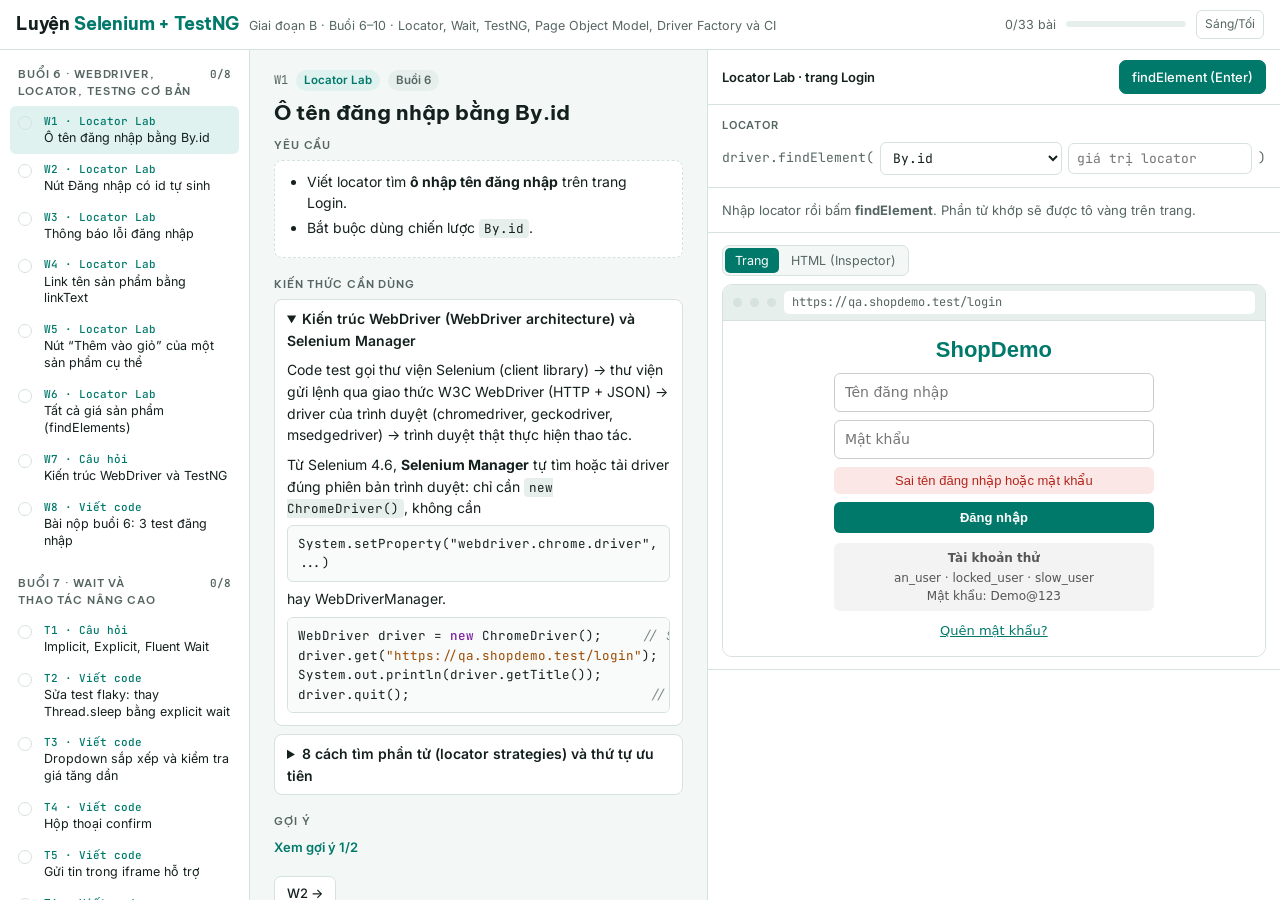
<file: qa/selenium.html>
<!doctype html><html lang="vi"><head><meta charset="utf-8"><meta name="viewport" content="width=device-width,initial-scale=1"><script>(function(){var e=false;try{e=window.top!==window}catch(x){e=true}if(e)document.documentElement.classList.add("embedded")})()</script><style>html.embedded nav.switch{display:none!important}</style>
<style>
code.cblock{display:block;width:fit-content;max-width:100%;box-sizing:border-box;margin:6px 0;padding:8px 10px;
  background:var(--code-bg,#f4f4f5);border:1px solid var(--line,#ddd);border-radius:6px;font-size:12.5px;line-height:1.55;
  white-space:pre-wrap;overflow-wrap:anywhere;overflow-x:auto;text-align:left}
</style>
<script>(function(){
  var SKIP='pre,button,a,label,summary,h1,h2,h3,h4,h5,h6,th,td,option,select,textarea,nav,.opt,.cblock-off';
  var KW=/^\s*(SELECT|INSERT|UPDATE|DELETE|WITH|CREATE|ALTER|DROP|FROM|WHERE|JOIN|LEFT JOIN|GROUP BY|ORDER BY|HAVING|CASE |UNION|\/\/|\/html|@|#|const |let |var |await |return |new |class |interface |package |driver\.|By\.|import |public |private |static |mvn |npx |npm |git |adb |k6 |curl |docker |mv |cp |cd |mkdir |assert|expect\(|test\(|Authorization:|Content-Type:|following-sibling|preceding-sibling|ancestor::)/i;
  var JSONISH=/^\s*[\[{]\s*["{\[]/;   // {"items": …} hoặc [{…}]
  var SYM=/[;{}()=]/;
  function isBlock(el){
    var t=(el.textContent||'').trim();
    if(t.length<28) return false;
    if(el.closest(SKIP)) return false;
    return KW.test(t) || JSONISH.test(t) || (SYM.test(t) && /[A-Za-z_]\w*\s*[(.=]/.test(t));
  }
  // Thành khối thì dấu câu ngay sau nó (". , ; :") sẽ rơi xuống một dòng riêng: bỏ dấu câu lẻ đó đi
  function mark(el){
    el.classList.add('cblock');
    var n=el.nextSibling;
    if(n&&n.nodeType===3&&/^[.,;:]/.test(n.nodeValue)) n.nodeValue=n.nodeValue.replace(/^[.,;:]\s*/,'');
  }
  function scan(root){
    var list=(root.querySelectorAll?root.querySelectorAll('code:not(.cblock)'):[]);
    for(var i=0;i<list.length;i++) if(isBlock(list[i])) mark(list[i]);
  }
  function start(){
    scan(document.body);
    new MutationObserver(function(ms){ for(var i=0;i<ms.length;i++){ var n=ms[i].addedNodes; for(var j=0;j<n.length;j++){ var x=n[j]; if(x.nodeType===1){ if(x.matches&&x.matches('code:not(.cblock)')&&isBlock(x)) mark(x); scan(x); } } } })
      .observe(document.body,{childList:true,subtree:true});
  }
  if(document.readyState==='loading') document.addEventListener('DOMContentLoaded',start); else start();
})();</script>
<title>Luyện Selenium + TestNG</title>
<meta name="claude:viewport-fit-sides" content="cover">
<link rel="preconnect" href="https://fonts.googleapis.com">
<link rel="preconnect" href="https://fonts.gstatic.com" crossorigin>
<link rel="stylesheet" href="https://fonts.googleapis.com/css2?family=Be+Vietnam+Pro:wght@500;600;700&family=Inter:wght@400;500;600&family=JetBrains+Mono:wght@400;500&display=swap">
<style>
/* Cùng bố cục với các bài luyện khác: danh sách bài bên trái, đề bài ở giữa, khu làm bài bên phải
   (Locator Lab trên trang ShopDemo mô phỏng, trình soạn code có chấm theo tiêu chí, câu hỏi, bài review). */
:root{
  --bg:#f3f7f6; --surface:#ffffff; --sunken:#e7efed; --ink:#14201e; --muted:#566663; --line:#d6e2df;
  --accent:#00796b; --accent-ink:#ffffff; --accent-soft:#dff2ef;
  --pass:#1d7a46; --pass-soft:#e1f3e7; --fail:#b3261e; --fail-soft:#fbe7e5; --warn:#8a5a00; --warn-soft:#fbf0d6;
  --code-bg:#f8fbfa; --kw:#7b1fa2; --str:#9a4b00; --num:#1f5fae; --cmt:#7d8a87; --ann:#00796b;
  --f-display:"Be Vietnam Pro", "Segoe UI", system-ui, sans-serif;
  --f-body:"Inter", "Segoe UI", system-ui, sans-serif;
  --f-mono:"JetBrains Mono", Consolas, "Courier New", monospace;
}
@media (prefers-color-scheme: dark){ :root:not([data-theme="light"]){
  --bg:#0f1514; --surface:#161e1d; --sunken:#0b100f; --ink:#e4eeec; --muted:#93a6a2; --line:#283432;
  --accent:#4db6ac; --accent-ink:#06201d; --accent-soft:#16312e;
  --pass:#5fd08e; --pass-soft:#163322; --fail:#ff8a80; --fail-soft:#3a1a18; --warn:#f0c35a; --warn-soft:#352a12;
  --code-bg:#121918; --kw:#ce93d8; --str:#f0b070; --num:#8db8f2; --cmt:#73827f; --ann:#4db6ac; color-scheme:dark;
}}
:root[data-theme="dark"]{
  --bg:#0f1514; --surface:#161e1d; --sunken:#0b100f; --ink:#e4eeec; --muted:#93a6a2; --line:#283432;
  --accent:#4db6ac; --accent-ink:#06201d; --accent-soft:#16312e;
  --pass:#5fd08e; --pass-soft:#163322; --fail:#ff8a80; --fail-soft:#3a1a18; --warn:#f0c35a; --warn-soft:#352a12;
  --code-bg:#121918; --kw:#ce93d8; --str:#f0b070; --num:#8db8f2; --cmt:#73827f; --ann:#4db6ac; color-scheme:dark;
}
html,body{height:100%;margin:0}
body{background:var(--bg);color:var(--ink);font-family:var(--f-body);font-size:14px;line-height:1.55;display:flex;flex-direction:column}
*{box-sizing:border-box}
h1,h2,h3{font-family:var(--f-display);text-wrap:balance;margin:0}
code,pre,textarea,input,select{font-family:var(--f-mono)}
code{font-size:.9em;background:var(--sunken);padding:1px 5px;border-radius:4px}
button{font:inherit;cursor:pointer;color:inherit}
:focus-visible{outline:2px solid var(--accent);outline-offset:2px}

.top{display:flex;align-items:center;gap:16px;flex-wrap:wrap;padding-block:10px;padding-left:max(16px,env(safe-area-inset-left,0px));padding-right:max(16px,env(safe-area-inset-right,0px));border-bottom:1px solid var(--line);background:var(--surface)}
.brand{display:flex;align-items:baseline;gap:10px;flex-wrap:wrap;min-width:0}
.brand h1{font-size:18px;font-weight:700;letter-spacing:-.01em}
.brand h1 span{color:var(--accent)}
.brand p{margin:0;color:var(--muted);font-size:12.5px}
.progress{margin-left:auto;display:flex;align-items:center;gap:10px;font-size:12.5px;color:var(--muted)}
.bar{width:120px;height:6px;border-radius:3px;background:var(--sunken);overflow:hidden}
.bar i{display:block;height:100%;background:var(--accent);width:0;transition:width .3s}
.theme-btn{border:1px solid var(--line);background:transparent;color:var(--muted);border-radius:6px;padding:4px 8px;font-size:12px}

.app{flex:1;min-height:0;display:grid;grid-template-columns:250px minmax(0,1fr) minmax(0,1.25fr)}
.pane{min-height:0;overflow:auto}
.queue{border-right:1px solid var(--line);background:var(--surface);padding:12px 10px 24px}
.phase{margin-bottom:14px}
.phase h2{font-size:11px;font-weight:600;letter-spacing:.08em;text-transform:uppercase;color:var(--muted);padding:4px 8px 6px;display:flex;justify-content:space-between;gap:6px}
.phase h2 span{font-family:var(--f-mono);letter-spacing:0}
.qitem{display:grid;grid-template-columns:18px 1fr;gap:8px;align-items:start;width:100%;text-align:left;border:0;background:transparent;padding:7px 8px;border-radius:6px}
.qitem:hover{background:var(--sunken)}
.qitem[aria-current="true"]{background:var(--accent-soft)}
.qitem .dot{width:14px;height:14px;margin-top:3px;border-radius:50%;border:1.5px solid var(--line)}
.qitem.done .dot{background:var(--pass);border-color:var(--pass)}
.qitem .k{font-family:var(--f-mono);font-size:11px;color:var(--accent);font-weight:500;display:block}
.qitem .t{font-size:12.5px;line-height:1.35;display:block;color:var(--ink)}

.ticket{padding:20px 24px 40px;border-right:1px solid var(--line)}
.tk-head{display:flex;flex-wrap:wrap;gap:8px;align-items:center;margin-bottom:8px}
.tk-key{font-family:var(--f-mono);font-size:12px;color:var(--muted)}
.chip{font-size:11.5px;font-weight:600;padding:2px 8px;border-radius:999px;background:var(--sunken);color:var(--muted)}
.chip.acc{background:var(--accent-soft);color:var(--accent)}
.chip.ok{background:var(--pass-soft);color:var(--pass)}
.chip.cp{background:var(--warn-soft);color:var(--warn)}
.ticket h2.title{font-size:21px;font-weight:700;line-height:1.3;margin-bottom:10px}
.field{margin-bottom:18px;max-width:72ch}
.field h3{font-size:11px;font-weight:600;letter-spacing:.08em;text-transform:uppercase;color:var(--muted);margin-bottom:6px}
.field p,.field ul,.field ol{margin:0 0 8px}
.field ul,.field ol{padding-left:20px}
.field li{margin-bottom:3px}
.expect{border:1px dashed var(--line);border-radius:8px;padding:10px 12px;background:var(--surface)}
.lesson{display:flex;flex-direction:column;gap:8px}
.kw{border:1px solid var(--line);border-radius:8px;background:var(--surface)}
.kw summary{cursor:pointer;padding:8px 12px;font-weight:600}
.kw-body{padding:0 12px 12px;display:flex;flex-direction:column;gap:8px}
.kw-body p{margin:0}
.kw-body ul{margin:0;padding-left:20px}
.tbl{border-collapse:collapse;font-size:13px;width:100%}
.tbl th,.tbl td{border:1px solid var(--line);padding:5px 8px;text-align:left;vertical-align:top}
.tbl th{background:var(--sunken);font-weight:600}
pre.syn{margin:0;background:var(--code-bg);border:1px solid var(--line);border-radius:6px;padding:8px 10px;overflow-x:auto;font-size:12.5px;line-height:1.55;white-space:pre}
.hl-k{color:var(--kw);font-weight:500}.hl-s{color:var(--str)}.hl-n{color:var(--num)}.hl-c{color:var(--cmt);font-style:italic}.hl-a{color:var(--ann)}
.hl-t{color:var(--kw)}.hl-at{color:var(--num)}
.hints{display:flex;flex-direction:column;gap:8px}
.hint{background:var(--warn-soft);border-radius:8px;padding:8px 12px;font-size:13.5px}
.hint b{color:var(--warn);font-weight:600;margin-right:4px}
.linkbtn{border:0;background:none;color:var(--accent);font-weight:600;padding:0;font-size:13px}
.linkbtn:disabled{color:var(--muted);cursor:default}
.donebox{border-radius:8px;padding:10px 14px;background:var(--pass-soft);color:var(--pass);font-weight:600;max-width:72ch;margin-bottom:16px}

.work{display:flex;flex-direction:column;min-height:0;overflow:auto;background:var(--surface)}
.toolbar{display:flex;gap:8px;align-items:center;flex-wrap:wrap;padding:10px 14px;border-bottom:1px solid var(--line);position:sticky;top:0;background:var(--surface);z-index:2}
.toolbar .ttl{font-weight:600;font-size:13px;margin-right:auto}
.btn{border:1px solid var(--line);background:var(--surface);border-radius:7px;padding:6px 12px;font-weight:500;font-size:13px}
.btn:hover{background:var(--sunken)}
.btn.primary{background:var(--accent);color:var(--accent-ink);border-color:var(--accent)}
.btn.primary:hover{filter:brightness(1.08)}
.btn:disabled{opacity:.55;cursor:default}
.sec{padding:12px 14px;border-bottom:1px solid var(--line)}
.sec h4{margin:0 0 8px;font-size:11px;font-weight:600;letter-spacing:.08em;text-transform:uppercase;color:var(--muted)}
.locrow{display:grid;grid-template-columns:auto auto minmax(0,1fr) auto;gap:6px;align-items:center;font-family:var(--f-mono);font-size:13px}
.locrow select,.locrow input{border:1px solid var(--line);border-radius:6px;background:var(--surface);color:var(--ink);font-size:13px;padding:6px 8px;min-width:0}
.locrow .pre{color:var(--muted);white-space:nowrap}
.locrow input{width:100%}
.editor{display:block;width:100%;min-height:340px;resize:vertical;border:0;border-bottom:1px solid var(--line);background:var(--code-bg);color:var(--ink);font-size:13px;line-height:1.6;padding:12px 14px;tab-size:4;white-space:pre;overflow:auto}
.editor:focus{outline:none;box-shadow:inset 0 0 0 2px var(--accent)}
.res{display:flex;flex-direction:column;gap:6px}
.chk{display:grid;grid-template-columns:20px 1fr;gap:6px;font-size:13.5px;align-items:start}
.chk .ic{font-weight:700;text-align:center}
.chk.ok .ic{color:var(--pass)}.chk.no .ic{color:var(--fail)}
.chk .why{display:block;color:var(--muted);font-size:12.5px}
.verdict{border-radius:8px;padding:8px 12px;font-weight:600;margin-bottom:4px}
.verdict.ok{background:var(--pass-soft);color:var(--pass)}
.verdict.no{background:var(--fail-soft);color:var(--fail)}
.msg{color:var(--muted);font-size:13px;margin:0}
.found{font-family:var(--f-mono);font-size:12.5px;background:var(--code-bg);border:1px solid var(--line);border-radius:6px;padding:8px 10px;white-space:pre-wrap;word-break:break-word}

/* Trình duyệt mô phỏng */
.browser{border:1px solid var(--line);border-radius:10px;overflow:hidden;background:#fff}
.bbar{display:flex;align-items:center;gap:8px;padding:6px 10px;background:var(--sunken);border-bottom:1px solid var(--line)}
.bbar i{width:9px;height:9px;border-radius:50%;background:var(--line);display:inline-block}
.bbar .url{flex:1;font-family:var(--f-mono);font-size:12px;color:var(--muted);background:var(--surface);border-radius:5px;padding:2px 8px;overflow:hidden;white-space:nowrap;text-overflow:ellipsis}
.vtabs{display:flex;gap:2px;border:1px solid var(--line);border-radius:7px;padding:2px;background:var(--bg);width:max-content;margin-bottom:8px}
.vtabs button{border:0;background:transparent;border-radius:5px;padding:3px 10px;font-size:12.5px;color:var(--muted)}
.vtabs button[aria-selected="true"]{background:var(--accent);color:var(--accent-ink)}
pre.insp{margin:0;background:var(--code-bg);border:1px solid var(--line);border-radius:8px;padding:10px 12px;overflow:auto;font-size:12px;line-height:1.55;max-height:460px;white-space:pre}
pre.insp .hit{background:rgba(255,193,7,.35);outline:1px solid #f0a500;border-radius:2px}

.quiz{display:flex;flex-direction:column;gap:14px}
.qq{border:1px solid var(--line);border-radius:10px;padding:12px 14px;background:var(--surface)}
.qq p.q{margin:0 0 8px;font-weight:600}
.opt{display:grid;grid-template-columns:20px 1fr;gap:8px;align-items:start;padding:6px 8px;border-radius:7px;cursor:pointer;font-size:13.5px}
.opt:hover{background:var(--sunken)}
.opt input{margin-top:4px}
.opt.right{background:var(--pass-soft)}
.opt.wrong{background:var(--fail-soft)}
.expl{font-size:13px;color:var(--muted);margin:6px 0 0;padding-left:10px;border-left:3px solid var(--line)}
.rv{display:grid;grid-template-columns:minmax(0,1fr) auto;gap:8px;align-items:center;padding:8px 10px;border:1px solid var(--line);border-radius:8px;font-size:13.5px}
.rv .seg{display:flex;gap:2px;border:1px solid var(--line);border-radius:7px;padding:2px;background:var(--bg)}
.rv .seg button{border:0;background:transparent;border-radius:5px;padding:3px 10px;font-size:12.5px;color:var(--muted)}
.rv .seg button[aria-pressed="true"]{background:var(--accent);color:var(--accent-ink)}
.rv.right{border-color:var(--pass);background:var(--pass-soft)}
.rv.wrong{border-color:var(--fail);background:var(--fail-soft)}
.rv .ex{grid-column:1/-1;font-size:12.5px;color:var(--muted)}
.selfck{display:grid;grid-template-columns:20px 1fr;gap:8px;align-items:start;padding:8px 10px;border:1px solid var(--line);border-radius:8px;font-size:13.5px;cursor:pointer}
.selfck input{margin-top:4px}

@media (max-width:1100px){ .app{grid-template-columns:220px minmax(0,1fr);align-items:start;overflow:auto} .pane,.work{overflow:visible;min-height:auto} .work{grid-column:1/-1;border-top:1px solid var(--line)} .ticket{border-right:0} }
@media (max-width:720px){ .app{grid-template-columns:1fr} .queue{border-right:0;border-bottom:1px solid var(--line)} .ticket{border-right:0} }
@media (prefers-reduced-motion:reduce){*{transition:none!important}}
</style>

<header class="top">
  <div class="brand">
    <h1>Luyện <span>Selenium + TestNG</span></h1>
    <p>Giai đoạn B · Buổi 6–10 · Locator, Wait, TestNG, Page Object Model, Driver Factory và CI</p>
  </div>
  <div class="progress"><span id="progText">0 bài</span><div class="bar"><i id="progBar"></i></div>
    <button class="theme-btn" id="themeBtn" type="button" aria-label="Đổi giao diện sáng/tối">Sáng/Tối</button></div>
</header>

<div class="app">
  <nav class="pane queue" id="queue" aria-label="Danh sách bài"></nav>
  <article class="pane ticket" id="ticket"></article>
  <section class="work" id="work" aria-label="Khu làm bài"></section>
</div>

<script>
/* ===================== Trang ShopDemo mô phỏng (dùng cho Locator Lab và làm tài liệu cho bài code) ===================== */
const PAGES = {
  login: { url:'https://qa.shopdemo.test/login', html:
`<div class="login-wrap">
  <div class="logo">ShopDemo</div>
  <form id="login-form" class="form" action="/login">
    <input id="user-name" name="user-name" class="input" data-test="username" type="text" placeholder="Tên đăng nhập">
    <input id="password" name="password" class="input" data-test="password" type="password" placeholder="Mật khẩu">
    <h3 class="error-message" data-test="error">Sai tên đăng nhập hoặc mật khẩu</h3>
    <button id="ember-1482" class="btn btn-primary css-1x9k2v" data-test="login-button" type="submit">Đăng nhập</button>
  </form>
  <div class="hint-box">
    <h4>Tài khoản thử</h4>
    <p>an_user · locked_user · slow_user</p>
    <p>Mật khẩu: Demo@123</p>
  </div>
  <a class="link" href="/forgot">Quên mật khẩu?</a>
</div>` },
  inventory: { url:'https://qa.shopdemo.test/inventory', html:
`<header class="app-header">
  <div class="logo">ShopDemo</div>
  <a class="cart-link" data-test="cart" href="/cart">Giỏ hàng <span class="cart-badge">1</span></a>
</header>
<div class="sub-header">
  <span class="title" data-test="page-title">Sản phẩm</span>
  <select class="sort" data-test="sort">
    <option value="az">Tên A–Z</option>
    <option value="za">Tên Z–A</option>
    <option value="lohi">Giá: thấp đến cao</option>
    <option value="hilo">Giá: cao đến thấp</option>
  </select>
</div>
<div class="inventory-list">
  <div class="inventory-item" data-test="item">
    <a class="item-name" id="item_1_title" href="/item/1">Áo thun basic trắng</a>
    <div class="item-price" data-test="price">149.000 ₫</div>
    <button class="btn btn-add" data-test="add-to-cart" type="button">Thêm vào giỏ</button>
  </div>
  <div class="inventory-item" data-test="item">
    <a class="item-name" id="item_3_title" href="/item/3">Quần jeans slim</a>
    <div class="item-price" data-test="price">459.000 ₫</div>
    <button class="btn btn-add" data-test="add-to-cart" type="button">Thêm vào giỏ</button>
  </div>
  <div class="inventory-item" data-test="item">
    <a class="item-name" id="item_4_title" href="/item/4">Giày sneaker canvas</a>
    <div class="item-price" data-test="price">699.000 ₫</div>
    <button class="btn btn-add" data-test="add-to-cart" type="button">Thêm vào giỏ</button>
  </div>
  <div class="inventory-item" data-test="item">
    <a class="item-name" id="item_5_title" href="/item/5">Balo laptop 15 inch</a>
    <div class="item-price" data-test="price">389.000 ₫</div>
    <button class="btn btn-remove" data-test="remove" type="button">Xóa khỏi giỏ</button>
  </div>
  <div class="inventory-item" data-test="item">
    <a class="item-name" id="item_6_title" href="/item/6">Mũ lưỡi trai</a>
    <div class="item-price" data-test="price">99.000 ₫</div>
    <button class="btn btn-add" data-test="add-to-cart" type="button">Thêm vào giỏ</button>
  </div>
  <div class="inventory-item" data-test="item">
    <a class="item-name" id="item_7_title" href="/item/7">Sơ mi oxford</a>
    <div class="item-price" data-test="price">329.000 ₫</div>
    <button class="btn btn-add" data-test="add-to-cart" type="button">Thêm vào giỏ</button>
  </div>
</div>` },
  play: { url:'https://qa.shopdemo.test/playground', html:
`<h2>Trang thao tác</h2>
<section class="box">
  <button id="btn-confirm" type="button">Xóa giỏ hàng</button>
  <!-- Bấm nút mở hộp thoại confirm "Xóa toàn bộ giỏ hàng?". OK -> #result = "Đã xóa giỏ hàng"; Cancel -> "Đã hủy" -->
  <p id="result"></p>
</section>
<section class="box">
  <iframe id="chat-frame" name="chat" title="Hỗ trợ trực tuyến" src="/chat"></iframe>
  <!-- Bên trong iframe:
       <div id="chat-log"><p class="msg">Xin chào, ShopDemo có thể giúp gì?</p></div>
       <textarea id="chat-input"></textarea>
       <button id="chat-send" type="button">Gửi</button>
       Gửi xong, tin nhắn mới được thêm vào cuối #chat-log thành một <p class="msg">. -->
</section>
<section class="box">
  <a id="policy-link" href="/policy" target="_blank">Chính sách đổi trả</a>
  <!-- Mở tab mới, title của tab mới: "Chính sách đổi trả – ShopDemo" -->
</section>
<section class="box menu">
  <span id="menu-account">Tài khoản</span>
  <a id="menu-orders" class="submenu" href="/orders">Đơn hàng của tôi</a>
  <!-- #menu-orders chỉ hiện khi rê chuột (hover) lên #menu-account -->
</section>
<section class="box" style="margin-top:1200px">
  <input id="avatar-upload" type="file" accept="image/png">
  <button id="upload-btn" type="button">Tải lên</button>
  <p id="upload-status"></p>
  <!-- Tải lên xong: #upload-status = "Tải lên thành công: <tên file>" -->
</section>` },
};
const PAGE_CSS = `
:host{all:initial;display:block;font:14px/1.5 "Segoe UI",system-ui,sans-serif;color:#222;background:#fff}
*{box-sizing:border-box}
.root{padding:16px;min-height:260px}
.logo{font:700 22px "Segoe UI",sans-serif;color:#00796b}
.login-wrap{max-width:320px;margin:0 auto;display:flex;flex-direction:column;gap:10px;align-items:stretch;text-align:center}
.form{display:flex;flex-direction:column;gap:8px}
.input{border:1px solid #ccc;border-radius:6px;padding:8px 10px;font:inherit}
.error-message{margin:0;font:500 13px "Segoe UI",sans-serif;color:#b3261e;background:#fbe7e5;border-radius:6px;padding:6px}
.btn{border:0;border-radius:6px;padding:8px 12px;font:600 13px "Segoe UI",sans-serif;cursor:pointer}
.btn-primary{background:#00796b;color:#fff}
.btn-add{background:#fff;border:1px solid #00796b;color:#00796b}
.btn-remove{background:#fff;border:1px solid #b3261e;color:#b3261e}
.hint-box{background:#f3f3f3;border-radius:6px;padding:6px 10px;font-size:12px;color:#555}
.hint-box h4{margin:0 0 2px}.hint-box p{margin:0}
.link{color:#00796b;font-size:13px}
.app-header{display:flex;justify-content:space-between;align-items:center;border-bottom:1px solid #eee;padding-bottom:8px}
.cart-link{color:#222;text-decoration:none;font-size:13px}
.cart-badge{background:#b3261e;color:#fff;border-radius:999px;padding:0 7px;font-size:12px;margin-left:4px}
.sub-header{display:flex;justify-content:space-between;align-items:center;margin:10px 0}
.title{font-weight:700;font-size:16px}
.sort{font:inherit;font-size:12.5px;padding:3px}
.inventory-list{display:grid;grid-template-columns:repeat(auto-fill,minmax(150px,1fr));gap:10px}
.inventory-item{border:1px solid #e5e5e5;border-radius:8px;padding:10px;display:flex;flex-direction:column;gap:6px}
.item-name{color:#004d40;font-weight:600;text-decoration:none;font-size:13.5px}
.item-price{font-weight:600}
.box{border:1px solid #e5e5e5;border-radius:8px;padding:10px;margin:8px 0}
iframe{width:100%;height:60px;border:1px dashed #aaa}
.submenu{display:none}.menu:hover .submenu{display:inline;margin-left:10px}
.sx-hit{outline:3px solid #f0a500 !important;outline-offset:2px;background-color:rgba(255,193,7,.18) !important}
`;

/* ===================== Bài học (lý thuyết ngắn, dùng lại giữa các bài) ===================== */
const LESSONS = {
  arch:['Kiến trúc WebDriver (WebDriver architecture) và Selenium Manager',
    '<p>Code test gọi thư viện Selenium (client library) → thư viện gửi lệnh qua giao thức W3C WebDriver (HTTP + JSON) → driver của trình duyệt (chromedriver, geckodriver, msedgedriver) → trình duyệt thật thực hiện thao tác.</p><p>Từ Selenium 4.6, <b>Selenium Manager</b> tự tìm hoặc tải driver đúng phiên bản trình duyệt: chỉ cần <code>new ChromeDriver()</code>, không cần <code>System.setProperty("webdriver.chrome.driver", ...)</code> hay WebDriverManager.</p>',
    'WebDriver driver = new ChromeDriver();     // Selenium Manager tự lo chromedriver\ndriver.get("https://qa.shopdemo.test/login");\nSystem.out.println(driver.getTitle());\ndriver.quit();                              // đóng mọi cửa sổ và kết thúc phiên'],
  locators:['8 cách tìm phần tử (locator strategies) và thứ tự ưu tiên',
    '<table class="tbl"><tr><th>By</th><th>Ví dụ</th><th>Ghi chú</th></tr><tr><td><code>By.id</code></td><td><code>By.id("user-name")</code></td><td>Nhanh, rõ ràng — chỉ khi id ổn định (không tự sinh)</td></tr><tr><td><code>By.name</code></td><td><code>By.name("password")</code></td><td>Hay dùng cho form</td></tr><tr><td><code>By.className</code></td><td><code>By.className("item-price")</code></td><td>Chỉ một class, không được có dấu cách</td></tr><tr><td><code>By.tagName</code></td><td><code>By.tagName("iframe")</code></td><td>Thường dùng với findElements</td></tr><tr><td><code>By.linkText</code></td><td><code>By.linkText("Quên mật khẩu?")</code></td><td>Chỉ cho thẻ &lt;a&gt;, khớp toàn bộ chữ</td></tr><tr><td><code>By.partialLinkText</code></td><td><code>By.partialLinkText("Quên")</code></td><td>Khớp một phần chữ của link</td></tr><tr><td><code>By.cssSelector</code></td><td><code>By.cssSelector("[data-test=\'error\']")</code></td><td>Linh hoạt, nhanh</td></tr><tr><td><code>By.xpath</code></td><td><code>By.xpath("//a[text()=\'Mũ lưỡi trai\']")</code></td><td>Tìm theo chữ, đi ngược lên cha</td></tr></table><p><b>Thứ tự ưu tiên:</b> thuộc tính dành cho test (<code>data-test</code>, <code>data-testid</code>) hoặc id ổn định → name → CSS ngắn → XPath tương đối. <b>Tránh:</b> XPath tuyệt đối (<code>/html/body/div[2]/...</code>), id/class tự sinh (<code>ember-1482</code>, <code>css-1x9k2v</code>), chỉ số vị trí (<code>[3]</code>, <code>:nth-child(3)</code>) — chỉ cần giao diện đổi nhẹ là test hỏng.</p>', null],
  css:['Cú pháp CSS selector',
    '<ul><li><code>#user-name</code> — theo id; <code>.item-price</code> — theo class</li><li><code>[data-test=\'error\']</code> — theo thuộc tính; <code>input[type=\'password\']</code> — thẻ + thuộc tính</li><li><code>[id^=\'item_\']</code> bắt đầu bằng, <code>[id$=\'_title\']</code> kết thúc bằng, <code>[class*=\'btn\']</code> chứa</li><li><code>.inventory-item .item-name</code> — con cháu bất kỳ cấp; <code>form &gt; input</code> — con trực tiếp</li><li>CSS <b>không</b> tìm được theo nội dung chữ và không đi ngược lên phần tử cha — khi cần thì dùng XPath.</li></ul>', null],
  xpath:['XPath tương đối (relative XPath)',
    '<ul><li><code>//tag[@attr=\'v\']</code> — tìm ở mọi cấp; <code>/</code> ở đầu là đường dẫn tuyệt đối từ gốc → tránh.</li><li><code>//a[text()=\'Mũ lưỡi trai\']</code> theo chữ chính xác; <code>//h3[contains(text(),\'Sai\')]</code> chứa chữ; <code>normalize-space()</code> bỏ khoảng trắng thừa.</li><li>Trục (axis): <code>ancestor::div[@data-test=\'item\']</code> đi lên cha, <code>following-sibling::button</code> anh em phía sau.</li><li>Điều kiện lồng: <code>//div[@data-test=\'item\'][.//a[text()=\'Giày sneaker canvas\']]//button</code> — “nút nằm trong ô sản phẩm có tên Giày sneaker canvas”.</li></ul>',
    '// Nút "Thêm vào giỏ" của đúng sản phẩm, không phụ thuộc vị trí trong danh sách\nBy addSneaker = By.xpath(\n    "//a[text()=\'Giày sneaker canvas\']/ancestor::div[@data-test=\'item\']//button");'],
  findEls:['findElement và findElements',
    '<p><code>findElement</code> trả về phần tử <b>đầu tiên</b> khớp, không có thì ném <code>NoSuchElementException</code>. <code>findElements</code> trả về <code>List&lt;WebElement&gt;</code>, không có thì trả danh sách rỗng — dùng để đếm hoặc kiểm tra “không còn hiển thị”.</p>',
    'List<WebElement> prices = driver.findElements(By.cssSelector("[data-test=\'price\']"));\nAssert.assertEquals(prices.size(), 6);\nboolean noBadge = driver.findElements(By.cssSelector(".cart-badge")).isEmpty();'],
  testng:['TestNG cơ bản: @Test, @BeforeMethod, @AfterMethod, Assert',
    '<ul><li><code>@BeforeMethod</code> chạy <b>trước mỗi</b> @Test (mở trình duyệt); <code>@AfterMethod</code> chạy <b>sau mỗi</b> @Test (đóng trình duyệt) → test độc lập với nhau.</li><li><code>@BeforeClass</code>/<code>@AfterClass</code> chạy một lần cho cả class — nhanh hơn nhưng các test dùng chung trạng thái.</li><li><b>TestNG:</b> <code>Assert.assertEquals(actual, expected)</code> — giá trị thực tế đứng trước. (JUnit thì ngược lại.)</li><li>Mỗi @Test phải có ít nhất một assertion; test không có assertion luôn “pass” và không chứng minh gì.</li></ul>',
    'public class LoginTest {\n    private WebDriver driver;\n\n    @BeforeMethod\n    public void setUp() {\n        driver = new ChromeDriver();\n        driver.get("https://qa.shopdemo.test/login");\n    }\n\n    @Test\n    public void hienThiOMatKhau() {\n        Assert.assertTrue(driver.findElement(By.id("password")).isDisplayed());\n    }\n\n    @AfterMethod\n    public void tearDown() {\n        if (driver != null) driver.quit();\n    }\n}'],
  waits:['Ba kiểu chờ: Implicit, Explicit, Fluent Wait',
    '<ul><li><b>Implicit wait</b> (<code>driver.manage().timeouts().implicitlyWait(...)</code>): áp cho mọi findElement, chỉ chờ phần tử <i>có trong DOM</i>.</li><li><b>Explicit wait</b> (<code>WebDriverWait</code> + <code>ExpectedConditions</code>): chờ một điều kiện cụ thể (hiển thị, bấm được, có alert…) — kiểu nên dùng.</li><li><b>Fluent wait</b>: explicit wait tự cấu hình tần suất kiểm tra (polling) và exception bỏ qua. <code>WebDriverWait</code> chính là một <code>FluentWait</code> dựng sẵn.</li><li><b>Không trộn</b> implicit và explicit: thời gian chờ cộng dồn khó đoán. <b>Không dùng</b> <code>Thread.sleep</code>: luôn chờ đủ thời gian (chậm) mà vẫn có thể thiếu (flaky).</li></ul>',
    'WebDriverWait wait = new WebDriverWait(driver, Duration.ofSeconds(10));\nWebElement title = wait.until(\n    ExpectedConditions.visibilityOfElementLocated(By.cssSelector("[data-test=\'page-title\']")));\n\n// Fluent wait: kiểm tra mỗi 500 ms, bỏ qua NoSuchElementException\nWait<WebDriver> fluent = new FluentWait<>(driver)\n    .withTimeout(Duration.ofSeconds(10))\n    .pollingEvery(Duration.ofMillis(500))\n    .ignoring(NoSuchElementException.class);'],
  ec:['ExpectedConditions hay dùng',
    '<table class="tbl"><tr><th>Điều kiện</th><th>Dùng khi</th></tr><tr><td><code>visibilityOfElementLocated(by)</code></td><td>Chờ phần tử hiện ra để đọc chữ</td></tr><tr><td><code>elementToBeClickable(by)</code></td><td>Chờ trước khi click</td></tr><tr><td><code>invisibilityOfElementLocated(by)</code></td><td>Chờ spinner biến mất</td></tr><tr><td><code>textToBe(by, text)</code></td><td>Chờ chữ đổi thành giá trị mong đợi</td></tr><tr><td><code>urlContains(s)</code>, <code>titleIs(s)</code></td><td>Chờ chuyển trang</td></tr><tr><td><code>alertIsPresent()</code></td><td>Chờ hộp thoại alert/confirm — trả về <code>Alert</code></td></tr><tr><td><code>frameToBeAvailableAndSwitchToIt(by)</code></td><td>Chờ iframe sẵn sàng và chuyển vào</td></tr><tr><td><code>numberOfWindowsToBe(n)</code></td><td>Chờ tab/cửa sổ mới mở</td></tr></table>', null],
  select:['Dropdown với lớp Select',
    '<p>Chỉ dùng cho thẻ <code>&lt;select&gt;</code> thật. Dropdown tự vẽ bằng div thì click như phần tử thường.</p>',
    'Select sort = new Select(driver.findElement(By.cssSelector("[data-test=\'sort\']")));\nsort.selectByVisibleText("Giá: thấp đến cao");   // theo chữ hiển thị\nsort.selectByValue("lohi");                       // theo thuộc tính value\nString chosen = sort.getFirstSelectedOption().getText();'],
  alert:['Alert, confirm, prompt của trình duyệt',
    '<p>Hộp thoại JavaScript không nằm trong DOM nên không findElement được. Chờ bằng <code>alertIsPresent()</code> rồi dùng <code>getText()</code>, <code>accept()</code> (OK), <code>dismiss()</code> (Cancel), <code>sendKeys()</code> (prompt).</p>',
    'Alert alert = wait.until(ExpectedConditions.alertIsPresent());\n// hoặc: Alert alert = driver.switchTo().alert();\nAssert.assertEquals(alert.getText(), "Xóa toàn bộ giỏ hàng?");\nalert.accept();'],
  frame:['Làm việc với iframe',
    '<p>Phần tử trong iframe thuộc một tài liệu khác: phải <code>switchTo().frame(...)</code> trước khi tìm, xong việc thì <code>switchTo().defaultContent()</code> để quay về trang chính. Quên quay về → mọi findElement sau đó đều NoSuchElement.</p>',
    'wait.until(ExpectedConditions.frameToBeAvailableAndSwitchToIt(By.id("chat-frame")));\ndriver.findElement(By.id("chat-input")).sendKeys("Xin chào");\ndriver.switchTo().defaultContent();   // về trang chính\n// switchTo().parentFrame() chỉ lùi một cấp khi có iframe lồng nhau'],
  window:['Nhiều cửa sổ / tab',
    '<p>Mỗi cửa sổ có một <b>handle</b>. Lưu handle gốc, chờ số cửa sổ tăng, duyệt <code>getWindowHandles()</code> để chuyển sang handle mới; xong thì <code>close()</code> tab đó và chuyển về handle gốc.</p>',
    'String original = driver.getWindowHandle();\nlink.click();\nwait.until(ExpectedConditions.numberOfWindowsToBe(2));\nfor (String h : driver.getWindowHandles()) {\n    if (!h.equals(original)) driver.switchTo().window(h);\n}\n// ... kiểm tra tab mới ...\ndriver.close();\ndriver.switchTo().window(original);\n\n// Selenium 4: tự mở tab mới\ndriver.switchTo().newWindow(WindowType.TAB);'],
  actions:['Actions, JavascriptExecutor và upload file',
    '<ul><li><code>Actions</code>: hover (<code>moveToElement</code>), double click, right click (<code>contextClick</code>), kéo thả (<code>dragAndDrop</code>) — luôn kết thúc bằng <code>.perform()</code>.</li><li><code>JavascriptExecutor</code>: cuộn tới phần tử, đọc giá trị JS. Chỉ dùng khi thao tác bình thường không làm được — click bằng JS bỏ qua kiểm tra “người dùng có bấm được không”.</li><li>Upload: <code>sendKeys</code> <b>đường dẫn tuyệt đối</b> vào <code>&lt;input type="file"&gt;</code>, không click mở hộp thoại của hệ điều hành. Đường dẫn dựng từ thư mục project, không hard-code <code>C:\\Users\\...</code>.</li></ul>',
    'new Actions(driver).moveToElement(menu).perform();\n((JavascriptExecutor) driver).executeScript("arguments[0].scrollIntoView(true);", el);\nString path = Paths.get("src/test/resources/data/avatar.png").toAbsolutePath().toString();\ndriver.findElement(By.id("avatar-upload")).sendKeys(path);'],
  shot:['Chụp màn hình khi fail và chạy headless',
    '<ul><li>Headless: chạy trình duyệt không mở cửa sổ — cần cho CI. Chrome: <code>--headless=new</code>. Nên bật/tắt bằng tham số (<code>-Dheadless=true</code>), không sửa code.</li><li>Đặt <code>--window-size=1366,768</code> khi headless để layout giống khi chạy thường.</li><li><code>@AfterMethod</code> nhận <code>ITestResult</code>: nếu <code>getStatus() == ITestResult.FAILURE</code> thì chụp màn hình <b>trước</b> khi quit driver.</li></ul>',
    'File src = ((TakesScreenshot) driver).getScreenshotAs(OutputType.FILE);\nPath dest = Paths.get("target/screenshots", result.getName() + ".png");\nFiles.createDirectories(dest.getParent());\nFiles.copy(src.toPath(), dest, StandardCopyOption.REPLACE_EXISTING);'],
  xml:['testng.xml: suite, test, group, class, package',
    '<p>Cấu trúc: <code>&lt;suite&gt;</code> chứa một hoặc nhiều <code>&lt;test&gt;</code>; mỗi test chọn code cần chạy bằng <code>&lt;classes&gt;</code> hoặc <code>&lt;packages&gt;</code> và lọc theo <code>&lt;groups&gt;&lt;run&gt;&lt;include/&gt;&lt;exclude/&gt;</code>.</p>',
    '<!DOCTYPE suite SYSTEM "https://testng.org/testng-1.0.dtd">\n<suite name="ShopDemo">\n    <test name="Smoke">\n        <groups>\n            <run>\n                <include name="smoke"/>\n            </run>\n        </groups>\n        <classes>\n            <class name="tests.LoginTest"/>\n        </classes>\n    </test>\n</suite>', 'xml'],
  groups:['Group, priority, dependsOn và alwaysRun',
    '<ul><li><code>@Test(groups = {"smoke", "regression"})</code> — một test có thể thuộc nhiều group.</li><li><code>priority</code>: số nhỏ chạy trước (mặc định 0). Chỉ để sắp thứ tự hiển thị, không dùng để “test B cần dữ liệu test A tạo”.</li><li><code>dependsOnMethods</code>: A fail thì B bị <b>SKIP</b>; test không chạy riêng được → hạn chế dùng. Mỗi test tự chuẩn bị dữ liệu (qua API, qua bước đăng nhập chung).</li><li>Chạy theo group thì <code>@BeforeMethod</code>/<code>@AfterMethod</code> không khai báo group sẽ <b>không chạy</b> → thêm <code>alwaysRun = true</code>.</li><li>Maven: <code>mvn test -Dgroups=smoke</code>.</li></ul>', null],
  parallel:['Chạy song song và an toàn luồng (thread-safety)',
    '<p><code>parallel="methods" thread-count="3"</code> chạy 3 test cùng lúc trên 3 luồng. Nếu driver là <code>static WebDriver driver</code> thì các luồng ghi đè driver của nhau → test click nhầm cửa sổ, fail ngẫu nhiên. Cách đúng: mỗi luồng một driver, giữ trong <code>ThreadLocal&lt;WebDriver&gt;</code> (bài C1).</p><p>Giá trị <code>parallel</code>: <code>methods</code>, <code>classes</code>, <code>tests</code>, <code>instances</code>.</p>', null],
  listener:['Listener (ITestListener) và log',
    '<p>Listener nhận sự kiện của TestNG: <code>onTestStart</code>, <code>onTestSuccess</code>, <code>onTestFailure</code>, <code>onTestSkipped</code>… Dùng để ghi log, chụp ảnh khi fail, đính kèm vào report mà không lặp code trong từng test. Đăng ký bằng <code>&lt;listeners&gt;</code> trong testng.xml hoặc <code>@Listeners(TestListener.class)</code> trên class.</p><p>Ghi log bằng logger (SLF4J/Log4j2) thay cho <code>System.out.println</code>: có mức (INFO, ERROR), có thời gian, ghi ra file được.</p>',
    'public class TestListener implements ITestListener {\n    private static final Logger log = LoggerFactory.getLogger(TestListener.class);\n\n    @Override\n    public void onTestFailure(ITestResult result) {\n        log.error("FAIL: {}", result.getName(), result.getThrowable());\n    }\n}'],
  report:['Report: Allure và ExtentReports',
    '<ul><li><b>Allure</b>: TestNG ghi kết quả vào <code>target/allure-results</code> (thư viện <code>allure-testng</code>); xem bằng <code>allure serve target/allure-results</code> hoặc tạo HTML bằng <code>allure generate</code>. Đính ảnh: <code>Allure.addAttachment(...)</code>; chia bước: <code>@Step</code> (cần cấu hình aspectj trong surefire).</li><li><b>ExtentReports</b>: tự tạo file HTML trong code (ExtentSparkReporter), thường gọi từ listener.</li><li>Report mặc định của TestNG/Surefire nằm ở <code>target/surefire-reports</code>.</li></ul>', null],
  pom:['Page Object Model (POM)',
    '<ul><li>Mỗi trang (hoặc thành phần lớn) là một class: chứa <b>locator</b> (private) và <b>hành động</b> nghiệp vụ (<code>login(user, pass)</code>, <code>getErrorText()</code>).</li><li>Test chỉ gọi hành động và <b>assert</b>; page object <b>không assert</b> (trả dữ liệu cho test tự kiểm tra).</li><li>Giao diện đổi → chỉ sửa một chỗ trong page object, không sửa hàng chục test.</li><li>Hành động dẫn sang trang khác có thể trả về page object của trang đó (<code>InventoryPage</code>) — gọi là fluent page.</li></ul>',
    'public class LoginPage {\n    private final WebDriver driver;\n    private final By username = By.id("user-name");\n\n    public LoginPage(WebDriver driver) {\n        this.driver = driver;\n    }\n\n    public void typeUsername(String user) {\n        driver.findElement(username).sendKeys(user);\n    }\n}'],
  base:['BasePage: gom thao tác chung kèm explicit wait',
    '<p>Lớp cha trừu tượng (abstract class) giữ <code>driver</code>, <code>wait</code> và các hàm <code>click</code>, <code>type</code>, <code>textOf</code> đã có sẵn explicit wait. Page con <code>extends BasePage</code>, gọi <code>super(driver)</code> và chỉ dùng các hàm này → không còn findElement rải rác, không cần sleep.</p>', null],
  data:['Data-driven với @DataProvider',
    '<p><code>@DataProvider</code> trả <code>Object[][]</code>: mỗi hàng là một lần chạy, mỗi cột là một tham số của test. Test khai báo <code>@Test(dataProvider = "tên")</code> và nhận đúng số tham số. Dữ liệu nên đọc từ file (CSV, JSON, Excel) trong <code>src/test/resources</code>.</p><p>Bẫy khi tách CSV: <code>"an_user,,".split(",")</code> chỉ trả <b>1</b> phần tử vì Java bỏ chuỗi rỗng ở cuối → dùng <code>split(",", -1)</code> hoặc thư viện CSV (OpenCSV, Commons CSV).</p>',
    '@DataProvider(name = "loginData")\npublic Object[][] loginData() {\n    return new Object[][] {\n        { "an_user", "sai_mat_khau", "Sai tên đăng nhập hoặc mật khẩu" },\n        { "locked_user", "Demo@123", "Tài khoản đã bị khóa" },\n    };\n}\n\n@Test(dataProvider = "loginData")\npublic void dangNhapSai(String user, String pass, String expectedError) { ... }'],
  config:['Cấu hình theo môi trường bằng file properties',
    '<p>Mỗi môi trường một file: <code>src/test/resources/config/qa.properties</code>, <code>staging.properties</code>. Chọn file bằng <code>-Denv=staging</code>. Giá trị truyền bằng <code>-Dkey=value</code> nên được ưu tiên hơn file (để CI ghi đè, ví dụ <code>-Dheadless=true</code>). Mật khẩu thật không để trong file commit lên Git — lấy từ biến môi trường / secret của CI.</p>',
    '# qa.properties\nbase.url=https://qa.shopdemo.test\nbrowser=chrome\nheadless=false\ntimeout.seconds=10', 'props'],
  factory:['Driver Factory và ThreadLocal',
    '<p><b>Driver Factory</b> là nơi duy nhất tạo driver: đọc tên trình duyệt từ config, dựng Options (headless, kích thước cửa sổ), báo lỗi rõ nếu trình duyệt không hỗ trợ. <b>ThreadLocal</b> cho mỗi luồng một bản driver riêng: <code>set()</code> khi tạo, <code>get()</code> khi dùng, <code>remove()</code> sau khi <code>quit()</code> để tránh rò bộ nhớ khi luồng được dùng lại.</p>',
    'private static final ThreadLocal<WebDriver> DRIVER = new ThreadLocal<>();\npublic static WebDriver getDriver() { return DRIVER.get(); }'],
  ci:['GitHub Actions: workflow chạy test',
    '<p>File <code>.github/workflows/tests.yml</code>. <code>on</code>: sự kiện kích hoạt (push, pull_request); <code>jobs.&lt;id&gt;.runs-on</code>: máy chạy; <code>steps</code>: lấy code (<code>actions/checkout</code>), cài Java (<code>actions/setup-java</code>), chạy <code>mvn</code>, lưu report (<code>actions/upload-artifact</code>). Bước lưu report cần <code>if: always()</code> — nếu không, test fail làm job dừng và mất luôn report cần xem nhất. YAML dùng dấu cách để thụt lề, không dùng tab.</p>',
    'on:\n  push:\n    branches: [ main ]\n  pull_request:\n\njobs:\n  test:\n    runs-on: ubuntu-latest\n    steps:\n      - uses: actions/checkout@v4', 'yaml'],
  git:['Pull request, code review và logging',
    '<ul><li>Làm việc trên nhánh riêng (<code>feature/login-tests</code>), mở pull request vào <code>main</code>, CI phải xanh trước khi merge.</li><li>Review theo checklist: locator ổn định, không sleep, test độc lập, có assertion, không hard-code, driver được đóng, an toàn khi chạy song song…</li><li>Không commit <code>target/</code>, <code>.idea/</code>, ảnh chụp màn hình, mật khẩu.</li></ul>', null],
};

/* ===================== Danh sách bài ===================== */
const PHASES = [
  { k:'W', bus:6, name:'Buổi 6 · WebDriver, locator, TestNG cơ bản' },
  { k:'T', bus:7, name:'Buổi 7 · Wait và thao tác nâng cao' },
  { k:'N', bus:8, name:'Buổi 8 · TestNG nâng cao, listener, report' },
  { k:'P', bus:9, name:'Buổi 9 · Page Object Model, data-driven' },
  { k:'C', bus:10, name:'Buổi 10 · Driver Factory, CI, Checkpoint 2' },
];
const KIND = { loc:'Locator Lab', code:'Viết code', quiz:'Câu hỏi', review:'Review code', self:'Bài nộp' };
// Quy tắc chấm code: { t: nhãn, re: phải khớp | not: true (không được khớp) | min: số lần tối thiểu | each: chỉ áp cho thân mỗi khối có annotation này | in: chỉ xét trong class này | fn(s): hàm tùy chỉnh, why: giải thích khi sai }
const TICKETS = [
/* ---------- Buổi 6 ---------- */
{ id:'W1', ph:'W', kind:'loc', page:'login', t:'Ô tên đăng nhập bằng By.id', learn:['arch','locators'],
  need:['Viết locator tìm <b>ô nhập tên đăng nhập</b> trên trang Login.', 'Bắt buộc dùng chiến lược <code>By.id</code>.'],
  target:'#user-name', only:['id'], ans:[['id','user-name']], bad:[['name','user-name'],['id','username'],['css','#user-name']],
  hints:['Mở tab <b>HTML</b> bên phải để xem thuộc tính của thẻ input đầu tiên.', 'Giá trị của By.id không có dấu <code>#</code> — dấu # chỉ dùng trong CSS.'] },
{ id:'W2', ph:'W', kind:'loc', page:'login', t:'Nút Đăng nhập có id tự sinh', learn:['locators','css'],
  need:['Viết locator tìm <b>nút “Đăng nhập”</b>.', 'Nút có <code>id="ember-1482"</code> và class <code>css-1x9k2v</code> do framework tự sinh — mỗi lần build có thể đổi. Không được dùng hai giá trị này.', 'Dùng <code>By.cssSelector</code> với thuộc tính dành cho test.'],
  target:'[data-test="login-button"]', only:['css'], ans:[['css',"[data-test='login-button']"],['css','button[data-test="login-button"]']], must:[/data-test/, 'Dùng thuộc tính data-test — thuộc tính dành riêng cho test, không đổi khi đổi giao diện.'], bad:[['css','#ember-1482'],['css','.css-1x9k2v'],['id','ember-1482'],['css','button']],
  hints:['Tìm thuộc tính bắt đầu bằng <code>data-</code> trên thẻ button.', 'Cú pháp CSS theo thuộc tính: <code>[tên=\'giá trị\']</code>.'] },
{ id:'W3', ph:'W', kind:'loc', page:'login', t:'Thông báo lỗi đăng nhập', learn:['css','xpath'],
  need:['Viết locator tìm <b>thông báo lỗi</b> màu đỏ (dùng để assert nội dung lỗi).', 'Chọn CSS hoặc XPath, miễn là ổn định và khớp đúng 1 phần tử.'],
  target:'[data-test="error"]', ans:[['css',"[data-test='error']"],['css','h3.error-message'],['xpath',"//h3[@data-test='error']"],['xpath',"//*[contains(text(),'Sai tên đăng nhập')]"],['className','error-message']], forbid:{tagName:'Tên thẻ không ổn định: trang chỉ cần thêm một thẻ h3 là locator chỉ sai phần tử.'}, bad:[['xpath','/html/body/div/form/h3'],['tagName','h3'],['css','form > :nth-child(3)']],
  hints:['Thẻ lỗi là <code>&lt;h3&gt;</code> có cả class và data-test.', 'Không dựa vào tên thẻ (<code>By.tagName("h3")</code>): hôm nay trang chỉ có một h3, mai thêm tiêu đề là locator trỏ nhầm.'] },
{ id:'W4', ph:'W', kind:'loc', page:'inventory', t:'Link tên sản phẩm bằng linkText', learn:['locators'],
  need:['Trên trang Sản phẩm, tìm <b>link tên sản phẩm “Quần jeans slim”</b>.', 'Dùng <code>By.linkText</code> hoặc <code>By.partialLinkText</code>.'],
  target:'#item_3_title', only:['linkText','partialLinkText'], ans:[['linkText','Quần jeans slim'],['partialLinkText','jeans']], bad:[['linkText','Quần jeans'],['partialLinkText','a'],['id','item_3_title']],
  hints:['linkText phải khớp <b>toàn bộ</b> chữ của link.', 'partialLinkText khớp một phần chữ — chọn phần đủ riêng để chỉ ra một link.'] },
{ id:'W5', ph:'W', kind:'loc', page:'inventory', t:'Nút “Thêm vào giỏ” của một sản phẩm cụ thể', learn:['xpath'],
  need:['Tìm <b>nút “Thêm vào giỏ” của sản phẩm “Giày sneaker canvas”</b>.', 'Mọi nút đều giống nhau, nên phải đi từ tên sản phẩm. Không dùng chỉ số vị trí (<code>[3]</code>, <code>:nth-child</code>) vì thứ tự đổi khi sắp xếp.', 'Dùng <code>By.xpath</code>.'],
  target:'.inventory-item:nth-child(3) button', only:['xpath'], ans:[['xpath',"//div[@data-test='item'][.//a[text()='Giày sneaker canvas']]//button"],['xpath',"//a[text()='Giày sneaker canvas']/ancestor::div[@data-test='item']//button"],['xpath',"//a[.='Giày sneaker canvas']/following-sibling::button"]], bad:[['xpath',"(//button[@data-test='add-to-cart'])[3]"],['xpath',"//div[@class='inventory-list']/div[3]/button"],['xpath',"//button[text()='Thêm vào giỏ']"]],
  hints:['Bắt đầu từ <code>//a[text()=\'Giày sneaker canvas\']</code>, sau đó đi lên ô sản phẩm bằng <code>ancestor::</code> rồi xuống nút.', 'Cách khác: <code>following-sibling::button</code> — nút là anh em đứng sau thẻ a trong cùng ô.'] },
{ id:'W6', ph:'W', kind:'loc', page:'inventory', many:true, t:'Tất cả giá sản phẩm (findElements)', learn:['findEls','css'],
  need:['Viết một locator khớp <b>đủ 6 ô giá</b> trên trang Sản phẩm (dùng với <code>findElements</code> để đếm và kiểm tra sắp xếp ở bài T3).', 'Không khớp thừa phần tử nào khác.'],
  target:'[data-test="price"]', ans:[['css',"[data-test='price']"],['className','item-price'],['xpath',"//div[@data-test='price']"]], bad:[['css','.inventory-item *'],['css','.inventory-item'],['xpath',"//div[contains(text(),'₫')][1]"]],
  hints:['Locator này sẽ được dùng với <code>driver.findElements(...)</code> và trả về List.', 'Thuộc tính chung của 6 ô giá là gì?'] },
{ id:'W7', ph:'W', kind:'quiz', t:'Kiến trúc WebDriver và TestNG', learn:['arch','testng'],
  need:['Trả lời đúng cả 4 câu.'],
  qs:[
    { q:'Với Selenium 4.6 trở lên, cần làm gì để chạy <code>new ChromeDriver()</code> trên máy đã cài Chrome?', o:['Tải chromedriver đúng phiên bản và khai báo System.setProperty', 'Không cần làm gì thêm — Selenium Manager tự tìm hoặc tải driver', 'Bắt buộc thêm thư viện WebDriverManager', 'Cài Selenium Server rồi kết nối bằng RemoteWebDriver'], a:1,
      w:'Selenium Manager có sẵn trong Selenium từ 4.6, tự xử lý driver. WebDriverManager và setProperty là cách cũ; RemoteWebDriver chỉ cần khi chạy trên Grid.' },
    { q:'Trong TestNG, câu nào kiểm tra đúng tiêu đề trang là “Sản phẩm” và báo lỗi dễ đọc?', o:['Assert.assertEquals("Sản phẩm", title);', 'Assert.assertEquals(title, "Sản phẩm");', 'Assert.assertTrue(title == "Sản phẩm");', 'if (!title.equals("Sản phẩm")) System.out.println("FAIL");'], a:1,
      w:'TestNG: assertEquals(actual, expected). Đảo thứ tự vẫn chạy nhưng thông báo lỗi ghi ngược “expected/found”. So sánh String bằng == là sai; in ra console không làm test fail.' },
    { q:'<code>@BeforeMethod</code> khác <code>@BeforeClass</code> thế nào?', o:['@BeforeMethod chạy trước mỗi @Test; @BeforeClass chạy một lần trước mọi test trong class', 'Hai annotation như nhau, chỉ khác tên', '@BeforeClass chạy trước mỗi @Test', '@BeforeMethod chỉ chạy khi test trước fail'], a:0,
      w:'Mở trình duyệt trong @BeforeMethod giúp mỗi test bắt đầu sạch, không phụ thuộc test trước.' },
    { q:'<code>driver.close()</code> khác <code>driver.quit()</code> thế nào?', o:['Không khác', 'close() đóng cửa sổ hiện tại; quit() đóng mọi cửa sổ và kết thúc phiên driver', 'quit() chỉ đóng tab hiện tại', 'close() kết thúc phiên, quit() chỉ ẩn trình duyệt'], a:1,
      w:'Cuối test luôn gọi quit(), nếu không tiến trình chromedriver còn treo trên máy/CI. close() dùng khi đóng một tab phụ (bài T6).' },
  ] },
{ id:'W8', ph:'W', kind:'code', lang:'java', page:'login', t:'Bài nộp buổi 6: 3 test đăng nhập', learn:['testng','locators'],
  need:['Viết class <code>LoginTest</code> trên trang Login của ShopDemo (<code>https://qa.shopdemo.test/login</code>) gồm 3 test:', '① đăng nhập đúng (<code>an_user</code> / <code>Demo@123</code>) → URL chứa <code>/inventory</code>;', '② sai mật khẩu → thông báo “Sai tên đăng nhập hoặc mật khẩu”;', '③ user bị khóa (<code>locked_user</code>) → thông báo chứa “bị khóa”.', 'Mở trình duyệt trong <code>@BeforeMethod</code>, đóng trong <code>@AfterMethod</code>; mỗi test có assertion; không XPath tuyệt đối, không <code>Thread.sleep</code>.'],
  starter:'import org.openqa.selenium.By;\nimport org.openqa.selenium.WebDriver;\nimport org.openqa.selenium.chrome.ChromeDriver;\nimport org.testng.Assert;\nimport org.testng.annotations.AfterMethod;\nimport org.testng.annotations.BeforeMethod;\nimport org.testng.annotations.Test;\n\npublic class LoginTest {\n    private WebDriver driver;\n\n    // TODO: @BeforeMethod mở trình duyệt và vào trang login\n\n    // TODO: 3 test\n\n    // TODO: @AfterMethod đóng trình duyệt\n}\n',
  rules:[
    { t:'Có @BeforeMethod khởi tạo driver (new ChromeDriver/FirefoxDriver/EdgeDriver)', re:/@BeforeMethod[\s\S]*?new\s+(Chrome|Firefox|Edge)Driver\s*\(/ },
    { t:'Mở trang bằng driver.get(...)', re:/\.get\s*\(\s*"https?:\/\/[^"]*shopdemo/, why:'Gọi driver.get("https://qa.shopdemo.test/login") trong @BeforeMethod.' },
    { t:'Có ít nhất 3 @Test', re:/@Test\b/, min:3 },
    { t:'Mỗi @Test có assertion', each:/@Test\b/, re:/Assert\.\w+\s*\(/, why:'Test không có Assert luôn pass — không chứng minh được gì.' },
    { t:'Có test cho user bị khóa (locked_user)', re:/"locked_user"/ },
    { t:'Đọc nội dung thông báo lỗi bằng getText()', re:/\.getText\s*\(\s*\)/ },
    { t:'Đóng trình duyệt bằng quit() trong @AfterMethod', re:/@AfterMethod[\s\S]*?\.quit\s*\(\s*\)/, why:'close() chỉ đóng cửa sổ; quit() mới kết thúc phiên driver.' },
    { t:'Không dùng XPath tuyệt đối', not:true, re:/By\.xpath\s*\(\s*"\/(?!\/)/ },
    { t:'Không dùng Thread.sleep', not:true, re:/Thread\.sleep/ },
    { t:'Không dùng id tự sinh (ember-…, css-…)', not:true, re:/ember-\d+|css-[0-9a-z]{4,}/ },
  ],
  answer:'import org.openqa.selenium.By;\nimport org.openqa.selenium.WebDriver;\nimport org.openqa.selenium.chrome.ChromeDriver;\nimport org.testng.Assert;\nimport org.testng.annotations.AfterMethod;\nimport org.testng.annotations.BeforeMethod;\nimport org.testng.annotations.Test;\n\npublic class LoginTest {\n    private WebDriver driver;\n\n    @BeforeMethod\n    public void setUp() {\n        driver = new ChromeDriver();\n        driver.get("https://qa.shopdemo.test/login");\n    }\n\n    private void login(String user, String pass) {\n        driver.findElement(By.id("user-name")).sendKeys(user);\n        driver.findElement(By.id("password")).sendKeys(pass);\n        driver.findElement(By.cssSelector("[data-test=\'login-button\']")).click();\n    }\n\n    @Test\n    public void dangNhapThanhCong() {\n        login("an_user", "Demo@123");\n        Assert.assertTrue(driver.getCurrentUrl().contains("/inventory"));\n    }\n\n    @Test\n    public void saiMatKhau() {\n        login("an_user", "sai_mat_khau");\n        String err = driver.findElement(By.cssSelector("[data-test=\'error\']")).getText();\n        Assert.assertEquals(err, "Sai tên đăng nhập hoặc mật khẩu");\n    }\n\n    @Test\n    public void userBiKhoa() {\n        login("locked_user", "Demo@123");\n        String err = driver.findElement(By.cssSelector("[data-test=\'error\']")).getText();\n        Assert.assertTrue(err.contains("bị khóa"));\n    }\n\n    @AfterMethod\n    public void tearDown() {\n        if (driver != null) {\n            driver.quit();\n        }\n    }\n}\n',
  wrong:[
    'public class LoginTest {\n    WebDriver driver;\n    @BeforeMethod\n    public void setUp() { driver = new ChromeDriver(); driver.get("https://qa.shopdemo.test/login"); }\n    @Test\n    public void a() { Assert.assertTrue(true); }\n    @Test\n    public void b() { driver.findElement(By.id("user-name")).sendKeys("locked_user"); Assert.assertEquals(driver.findElement(By.id("x")).getText(), "y"); }\n    @Test\n    public void c() { driver.findElement(By.id("user-name")).sendKeys("x"); }\n    @AfterMethod\n    public void tearDown() { driver.quit(); }\n}',
    'public class LoginTest {\n    WebDriver driver;\n    @BeforeMethod\n    public void setUp() { driver = new ChromeDriver(); driver.get("https://qa.shopdemo.test/login"); }\n    @Test public void a() { Thread.sleep(2000); Assert.assertTrue(true); }\n    @Test public void b() { Assert.assertEquals(driver.findElement(By.id("x")).getText(), "locked_user"); }\n    @Test public void c() { Assert.assertTrue(true); }\n    @AfterMethod public void tearDown() { driver.close(); }\n}',
    'public class LoginTest {\n    WebDriver driver;\n    @BeforeMethod\n    public void setUp() { driver = new ChromeDriver(); driver.get("https://qa.shopdemo.test/login"); }\n    @Test public void a() { driver.findElement(By.xpath("/html/body/div/form/button")).click(); Assert.assertTrue(true); }\n    @Test public void b() { Assert.assertEquals(driver.findElement(By.id("x")).getText(), "locked_user"); }\n    @Test public void c() { Assert.assertTrue(true); }\n    @AfterMethod public void tearDown() { driver.quit(); }\n}',
  ],
  hints:['Tách một hàm private <code>login(user, pass)</code> để 3 test không lặp 3 dòng nhập liệu.', 'URL sau khi đăng nhập: <code>driver.getCurrentUrl()</code>.', 'Kiểm tra <code>driver != null</code> trước khi quit, phòng khi @BeforeMethod lỗi giữa chừng.'] },

/* ---------- Buổi 7 ---------- */
{ id:'T1', ph:'T', kind:'quiz', t:'Implicit, Explicit, Fluent Wait', learn:['waits','ec'],
  need:['Trả lời đúng cả 4 câu.'],
  qs:[
    { q:'Vì sao không dùng <code>Thread.sleep(5000)</code> để chờ trang tải?', o:['Vì Java không cho phép', 'Luôn chờ đủ 5 giây dù trang đã sẵn sàng (chậm), mà trang chậm hơn 5 giây thì vẫn fail (flaky)', 'Vì sleep làm trình duyệt đóng lại', 'Vì sleep chỉ chạy được trên Chrome'], a:1,
      w:'Explicit wait dừng ngay khi điều kiện đạt và chờ tối đa tới timeout — vừa nhanh vừa ổn định.' },
    { q:'Đã đặt implicit wait 10 giây, lại dùng thêm WebDriverWait 15 giây. Điều gì có thể xảy ra?', o:['Không ảnh hưởng gì', 'Thời gian chờ thực tế khó đoán (có thể cộng dồn) — tài liệu Selenium khuyên không trộn hai kiểu', 'Selenium báo lỗi biên dịch', 'Explicit wait bị vô hiệu hóa'], a:1,
      w:'Chọn một kiểu: trong framework nên dùng explicit wait (gom vào BasePage ở buổi 9) và để implicit wait = 0.' },
    { q:'Chờ nút “Thanh toán” bấm được rồi click — điều kiện nào phù hợp nhất?', o:['presenceOfElementLocated', 'visibilityOfElementLocated', 'elementToBeClickable', 'titleContains'], a:2,
      w:'presence chỉ cần có trong DOM (có thể đang ẩn); visibility cần hiển thị; clickable cần hiển thị và đang enabled.' },
    { q:'Câu nào đúng về FluentWait?', o:['FluentWait là implicit wait đặt ở mức driver', 'FluentWait cho cấu hình timeout, tần suất kiểm tra (pollingEvery) và exception được bỏ qua (ignoring); WebDriverWait là một FluentWait dựng sẵn', 'FluentWait chỉ dùng cho alert', 'FluentWait thay thế được Thread.sleep bằng cách ngủ cố định'], a:1,
      w:'WebDriverWait mặc định polling 500 ms và bỏ qua NoSuchElementException.' },
  ] },
{ id:'T2', ph:'T', kind:'code', lang:'java', page:'inventory', snippet:true, t:'Sửa test flaky: thay Thread.sleep bằng explicit wait', learn:['waits','ec'],
  need:['User <code>slow_user</code> đăng nhập rất chậm (2–8 giây). Test bên dưới lúc pass lúc fail.', 'Sửa để test <b>chờ tiêu đề “Sản phẩm”</b> (<code>[data-test=\'page-title\']</code>) hiển thị bằng <code>WebDriverWait</code> + <code>ExpectedConditions</code>, tối đa 10 giây.', 'Giả định class đã có <code>driver</code> và hàm <code>login(user, pass)</code>.'],
  starter:'@Test\npublic void dangNhapUserCham() throws InterruptedException {\n    login("slow_user", "Demo@123");\n    Thread.sleep(5000);\n    String title = driver.findElement(By.cssSelector("[data-test=\'page-title\']")).getText();\n    Assert.assertEquals(title, "Sản phẩm");\n}\n',
  rules:[
    { t:'Không còn Thread.sleep', not:true, re:/Thread\.sleep/ },
    { t:'Tạo WebDriverWait với Duration', re:/new\s+WebDriverWait\s*\(\s*driver\s*,\s*Duration\.of(Seconds|Millis)\s*\(/, why:'Selenium 4: new WebDriverWait(driver, Duration.ofSeconds(10)). Constructor nhận số giây kiểu long đã bị bỏ.' },
    { t:'Chờ tiêu đề hiển thị bằng ExpectedConditions', re:/\.until\s*\(\s*ExpectedConditions\.(visibilityOfElementLocated|textToBe|textToBePresentInElementLocated)\s*\(/, why:'Cần chờ phần tử hiển thị (visibilityOfElementLocated) hoặc chờ chữ (textToBe). presenceOfElementLocated chưa đảm bảo phần tử đã hiện.' },
    { t:'Vẫn kiểm tra tiêu đề “Sản phẩm”', re:/Assert\.\w+\s*\([\s\S]*"Sản phẩm"|textToBe\s*\([^;]*"Sản phẩm"[\s\S]*Assert\./ },
    { t:'Không đặt implicit wait trong test', not:true, re:/implicitlyWait/ },
  ],
  answer:'@Test\npublic void dangNhapUserCham() {\n    login("slow_user", "Demo@123");\n    WebDriverWait wait = new WebDriverWait(driver, Duration.ofSeconds(10));\n    WebElement title = wait.until(\n        ExpectedConditions.visibilityOfElementLocated(By.cssSelector("[data-test=\'page-title\']")));\n    Assert.assertEquals(title.getText(), "Sản phẩm");\n}\n',
  wrong:['@Test\npublic void x() {\n    login("slow_user", "Demo@123");\n    WebDriverWait wait = new WebDriverWait(driver, 10);\n    WebElement title = wait.until(ExpectedConditions.visibilityOfElementLocated(By.cssSelector("[data-test=\'page-title\']")));\n    Assert.assertEquals(title.getText(), "Sản phẩm");\n}',
    '@Test\npublic void x() {\n    login("slow_user", "Demo@123");\n    driver.manage().timeouts().implicitlyWait(Duration.ofSeconds(10));\n    WebDriverWait wait = new WebDriverWait(driver, Duration.ofSeconds(10));\n    WebElement title = wait.until(ExpectedConditions.presenceOfElementLocated(By.cssSelector("[data-test=\'page-title\']")));\n    Assert.assertEquals(title.getText(), "Sản phẩm");\n}'],
  hints:['<code>wait.until(...)</code> trả về chính WebElement khi điều kiện đạt.', 'Bỏ luôn <code>throws InterruptedException</code> vì không còn sleep.'] },
{ id:'T3', ph:'T', kind:'code', lang:'java', page:'inventory', snippet:true, t:'Dropdown sắp xếp và kiểm tra giá tăng dần', learn:['select','findEls'],
  need:['Trên trang Sản phẩm, chọn “Giá: thấp đến cao” trong dropdown <code>[data-test=\'sort\']</code> bằng lớp <code>Select</code>.', 'Kiểm tra lựa chọn đang được chọn đúng.', 'Lấy tất cả giá (<code>findElements</code>, locator bài W6), đổi “149.000 ₫” thành số và <b>kiểm tra danh sách tăng dần</b>.'],
  starter:'@Test\npublic void sapXepGiaTangDan() {\n    // TODO\n}\n',
  rules:[
    { t:'Dùng lớp Select', re:/new\s+Select\s*\(/ },
    { t:'Chọn theo chữ hiển thị hoặc value', re:/\.selectBy(VisibleText|Value)\s*\(\s*"(Giá: thấp đến cao|lohi)"/ },
    { t:'Kiểm tra lựa chọn hiện tại (getFirstSelectedOption)', re:/getFirstSelectedOption\s*\(\s*\)/ },
    { t:'Lấy danh sách giá bằng findElements', re:/findElements\s*\(/ },
    { t:'Đổi chữ giá thành số', re:/(Integer|Long|Double)\.(parseInt|parseLong|parseDouble|valueOf)\s*\(/, why:'"149.000 ₫" phải bỏ ký tự không phải số (replaceAll("[^0-9]", "")) rồi parse — so sánh chuỗi "99.000" và "149.000" sẽ sai thứ tự.' },
    { t:'So sánh với bản đã sắp xếp hoặc duyệt từng cặp', re:/Collections\.sort|\.sorted\s*\(|\.sort\s*\(|for\s*\([^;]*;[^;]*;[^)]*\)\s*\{[\s\S]*?(<=|>=|<|>)/ },
    { t:'Có assertion', re:/Assert\.\w+\s*\(/, min:2, why:'Cần ít nhất 2 assertion: lựa chọn của dropdown và thứ tự giá.' },
  ],
  answer:'@Test\npublic void sapXepGiaTangDan() {\n    Select sort = new Select(driver.findElement(By.cssSelector("[data-test=\'sort\']")));\n    sort.selectByVisibleText("Giá: thấp đến cao");\n    Assert.assertEquals(sort.getFirstSelectedOption().getText(), "Giá: thấp đến cao");\n\n    List<WebElement> prices = driver.findElements(By.cssSelector("[data-test=\'price\']"));\n    List<Integer> values = new ArrayList<>();\n    for (WebElement p : prices) {\n        values.add(Integer.parseInt(p.getText().replaceAll("[^0-9]", "")));\n    }\n    List<Integer> sorted = new ArrayList<>(values);\n    Collections.sort(sorted);\n    Assert.assertEquals(values, sorted);\n}\n',
  wrong:['@Test\npublic void x() {\n    Select sort = new Select(driver.findElement(By.cssSelector("[data-test=\'sort\']")));\n    sort.selectByIndex(2);\n    List<WebElement> prices = driver.findElements(By.cssSelector("[data-test=\'price\']"));\n    Assert.assertEquals(prices.size(), 6);\n}',
    '@Test\npublic void x() {\n    Select sort = new Select(driver.findElement(By.cssSelector("[data-test=\'sort\']")));\n    sort.selectByVisibleText("Giá: thấp đến cao");\n    Assert.assertEquals(sort.getFirstSelectedOption().getText(), "Giá: thấp đến cao");\n    List<WebElement> prices = driver.findElements(By.cssSelector("[data-test=\'price\']"));\n    List<String> v = new ArrayList<>();\n    for (WebElement p : prices) v.add(p.getText());\n    List<String> s = new ArrayList<>(v);\n    Collections.sort(s);\n    Assert.assertEquals(v, s);\n}'],
  hints:['<code>selectByIndex</code> dễ vỡ khi thêm lựa chọn mới — dùng chữ hiển thị hoặc value.', 'Sắp xếp chuỗi "99.000 ₫" đứng sau "459.000 ₫" vì so từng ký tự → phải đổi sang số.'] },
{ id:'T4', ph:'T', kind:'code', lang:'java', page:'play', snippet:true, t:'Hộp thoại confirm', learn:['alert','ec'],
  need:['Trên Trang thao tác, bấm nút <code>#btn-confirm</code> (“Xóa giỏ hàng”).', 'Chờ hộp thoại xuất hiện, kiểm tra nội dung là “Xóa toàn bộ giỏ hàng?”, bấm <b>OK</b>.', 'Kiểm tra <code>#result</code> hiện “Đã xóa giỏ hàng”.'],
  starter:'@Test\npublic void xacNhanXoaGioHang() {\n    // TODO\n}\n',
  rules:[
    { t:'Click nút #btn-confirm', re:/By\.(id\s*\(\s*"btn-confirm"|cssSelector\s*\(\s*"#btn-confirm")[\s\S]*?\.click\s*\(/ },
    { t:'Chờ alert bằng ExpectedConditions.alertIsPresent()', re:/alertIsPresent\s*\(\s*\)/, why:'switchTo().alert() ngay sau click có thể ném NoAlertPresentException nếu hộp thoại chưa kịp mở.' },
    { t:'Kiểm tra nội dung hộp thoại', re:/getText\s*\(\s*\)[\s\S]*"Xóa toàn bộ giỏ hàng\?"|"Xóa toàn bộ giỏ hàng\?"[\s\S]*getText/ },
    { t:'Bấm OK bằng accept()', re:/\.accept\s*\(\s*\)/, why:'accept() = OK, dismiss() = Cancel.' },
    { t:'Kiểm tra #result sau khi bấm OK', re:/\.accept\s*\(\s*\)[\s\S]*By\.(id\s*\(\s*"result"|cssSelector\s*\(\s*"#result")[\s\S]*"Đã xóa giỏ hàng"/ },
  ],
  answer:'@Test\npublic void xacNhanXoaGioHang() {\n    driver.findElement(By.id("btn-confirm")).click();\n    WebDriverWait wait = new WebDriverWait(driver, Duration.ofSeconds(5));\n    Alert alert = wait.until(ExpectedConditions.alertIsPresent());\n    Assert.assertEquals(alert.getText(), "Xóa toàn bộ giỏ hàng?");\n    alert.accept();\n    Assert.assertEquals(driver.findElement(By.id("result")).getText(), "Đã xóa giỏ hàng");\n}\n',
  wrong:['@Test\npublic void x() {\n    driver.findElement(By.id("btn-confirm")).click();\n    Alert alert = driver.switchTo().alert();\n    Assert.assertEquals(alert.getText(), "Xóa toàn bộ giỏ hàng?");\n    alert.accept();\n    Assert.assertEquals(driver.findElement(By.id("result")).getText(), "Đã xóa giỏ hàng");\n}',
    '@Test\npublic void x() {\n    driver.findElement(By.id("btn-confirm")).click();\n    Alert alert = new WebDriverWait(driver, Duration.ofSeconds(5)).until(ExpectedConditions.alertIsPresent());\n    Assert.assertEquals(alert.getText(), "Xóa toàn bộ giỏ hàng?");\n    alert.dismiss();\n    Assert.assertEquals(driver.findElement(By.id("result")).getText(), "Đã hủy");\n}'],
  hints:['<code>wait.until(ExpectedConditions.alertIsPresent())</code> trả về luôn đối tượng <code>Alert</code>.'] },
{ id:'T5', ph:'T', kind:'code', lang:'java', page:'play', snippet:true, t:'Gửi tin trong iframe hỗ trợ', learn:['frame'],
  need:['Khung chat hỗ trợ nằm trong iframe <code>#chat-frame</code> (xem chú thích trong HTML để biết phần tử bên trong).', 'Chuyển vào iframe, nhập “Tôi muốn đổi size” vào <code>#chat-input</code>, bấm <code>#chat-send</code>, kiểm tra tin cuối trong <code>#chat-log</code> đúng nội dung vừa gửi.', 'Quay về trang chính và kiểm tra nút <code>#btn-confirm</code> vẫn hiển thị.'],
  starter:'@Test\npublic void guiTinNhanHoTro() {\n    // TODO\n}\n',
  rules:[
    { t:'Chuyển vào iframe', re:/frameToBeAvailableAndSwitchToIt\s*\(|switchTo\s*\(\s*\)\s*\.frame\s*\(/ },
    { t:'Nhập tin vào #chat-input bằng sendKeys', re:/chat-input[\s\S]*?\.sendKeys\s*\(\s*"Tôi muốn đổi size"/ },
    { t:'Bấm gửi #chat-send', re:/chat-send[\s\S]*?\.click\s*\(/ },
    { t:'Kiểm tra tin cuối trong #chat-log (khi vẫn ở trong iframe)', fn:s => { const a = s.search(/chat-log/), d = s.search(/defaultContent|parentFrame/); return a >= 0 && (d < 0 || a < d) && /Assert\.\w+\s*\(/.test(s.slice(a, d < 0 ? undefined : d)); }, why:'#chat-log nằm trong iframe: đọc và assert trước khi quay ra trang chính.' },
    { t:'Quay về trang chính bằng switchTo().defaultContent()', fn:s => { const f = s.search(/frameToBeAvailableAndSwitchToIt|switchTo\s*\(\s*\)\s*\.frame/), d = s.search(/switchTo\s*\(\s*\)\s*\.defaultContent\s*\(\s*\)/); return f >= 0 && d > f; } },
    { t:'Kiểm tra #btn-confirm ở trang chính sau khi quay về', fn:s => { const d = s.search(/defaultContent/); return d >= 0 && /btn-confirm[\s\S]*?isDisplayed|Assert[\s\S]*btn-confirm/.test(s.slice(d)); } },
  ],
  answer:'@Test\npublic void guiTinNhanHoTro() {\n    WebDriverWait wait = new WebDriverWait(driver, Duration.ofSeconds(5));\n    wait.until(ExpectedConditions.frameToBeAvailableAndSwitchToIt(By.id("chat-frame")));\n    driver.findElement(By.id("chat-input")).sendKeys("Tôi muốn đổi size");\n    driver.findElement(By.id("chat-send")).click();\n    String last = driver.findElement(By.cssSelector("#chat-log .msg:last-child")).getText();\n    Assert.assertEquals(last, "Tôi muốn đổi size");\n\n    driver.switchTo().defaultContent();\n    Assert.assertTrue(driver.findElement(By.id("btn-confirm")).isDisplayed());\n}\n',
  wrong:['@Test\npublic void x() {\n    driver.switchTo().frame("chat-frame");\n    driver.findElement(By.id("chat-input")).sendKeys("Tôi muốn đổi size");\n    driver.findElement(By.id("chat-send")).click();\n    Assert.assertEquals(driver.findElement(By.cssSelector("#chat-log .msg:last-child")).getText(), "Tôi muốn đổi size");\n    Assert.assertTrue(driver.findElement(By.id("btn-confirm")).isDisplayed());\n}',
    '@Test\npublic void x() {\n    driver.switchTo().frame("chat-frame");\n    driver.findElement(By.id("chat-input")).sendKeys("Tôi muốn đổi size");\n    driver.findElement(By.id("chat-send")).click();\n    driver.switchTo().defaultContent();\n    Assert.assertEquals(driver.findElement(By.cssSelector("#chat-log .msg:last-child")).getText(), "Tôi muốn đổi size");\n    Assert.assertTrue(driver.findElement(By.id("btn-confirm")).isDisplayed());\n}'],
  hints:['<code>switchTo().frame(...)</code> nhận id/name, chỉ số, hoặc WebElement của iframe.', 'CSS <code>#chat-log .msg:last-child</code> lấy tin cuối cùng (ở đây chỉ số vị trí là đúng ý nghĩa nghiệp vụ: “tin mới nhất”).'] },
{ id:'T6', ph:'T', kind:'code', lang:'java', page:'play', snippet:true, t:'Link mở tab mới', learn:['window'],
  need:['Bấm link <code>#policy-link</code> (mở tab mới).', 'Chờ đủ 2 cửa sổ, chuyển sang tab mới, kiểm tra title là “Chính sách đổi trả – ShopDemo”.', 'Đóng tab mới và quay về tab ban đầu.'],
  starter:'@Test\npublic void moChinhSachDoiTra() {\n    // TODO\n}\n',
  rules:[
    { t:'Lưu handle của tab gốc trước khi click', fn:s => { const h = s.search(/getWindowHandle\s*\(\s*\)/), c = s.search(/policy-link/); return h >= 0 && c >= 0 && h < c; } },
    { t:'Chờ tab mới: numberOfWindowsToBe(2)', re:/numberOfWindowsToBe\s*\(\s*2\s*\)/ },
    { t:'Duyệt getWindowHandles() để chuyển sang tab mới', re:/getWindowHandles\s*\(\s*\)/ },
    { t:'Kiểm tra title của tab mới', re:/getTitle\s*\(\s*\)[\s\S]*"Chính sách đổi trả – ShopDemo"|"Chính sách đổi trả – ShopDemo"[\s\S]*getTitle/ },
    { t:'Đóng tab mới bằng close() (không phải quit())', re:/driver\.close\s*\(\s*\)/, why:'quit() đóng cả phiên, @AfterMethod sẽ lỗi; close() chỉ đóng tab hiện tại.' },
    { t:'Chuyển về tab gốc sau khi đóng', fn:s => { const c = s.search(/driver\.close\s*\(\s*\)/); return c >= 0 && /switchTo\s*\(\s*\)\s*\.window\s*\(/.test(s.slice(c)); } },
  ],
  answer:'@Test\npublic void moChinhSachDoiTra() {\n    String original = driver.getWindowHandle();\n    driver.findElement(By.id("policy-link")).click();\n    new WebDriverWait(driver, Duration.ofSeconds(5)).until(ExpectedConditions.numberOfWindowsToBe(2));\n    for (String handle : driver.getWindowHandles()) {\n        if (!handle.equals(original)) {\n            driver.switchTo().window(handle);\n        }\n    }\n    Assert.assertEquals(driver.getTitle(), "Chính sách đổi trả – ShopDemo");\n    driver.close();\n    driver.switchTo().window(original);\n}\n',
  wrong:['@Test\npublic void x() {\n    driver.findElement(By.id("policy-link")).click();\n    String original = driver.getWindowHandle();\n    for (String h : driver.getWindowHandles()) driver.switchTo().window(h);\n    Assert.assertEquals(driver.getTitle(), "Chính sách đổi trả – ShopDemo");\n    driver.close();\n    driver.switchTo().window(original);\n}',
    '@Test\npublic void x() {\n    String original = driver.getWindowHandle();\n    driver.findElement(By.id("policy-link")).click();\n    new WebDriverWait(driver, Duration.ofSeconds(5)).until(ExpectedConditions.numberOfWindowsToBe(2));\n    for (String h : driver.getWindowHandles()) if (!h.equals(original)) driver.switchTo().window(h);\n    Assert.assertEquals(driver.getTitle(), "Chính sách đổi trả – ShopDemo");\n    driver.quit();\n}'],
  hints:['Lấy handle gốc <b>trước</b> khi click — sau khi click, tab đang được điều khiển vẫn là tab gốc nhưng lấy trước cho chắc và dễ đọc.'] },
{ id:'T7', ph:'T', kind:'code', lang:'java', page:'play', snippet:true, t:'Hover menu, cuộn trang và upload file', learn:['actions'],
  need:['Rê chuột lên <code>#menu-account</code> bằng <code>Actions</code>, chờ <code>#menu-orders</code> hiển thị và kiểm tra.', 'Ô upload <code>#avatar-upload</code> nằm cuối trang: cuộn tới bằng <code>JavascriptExecutor</code>.', 'Upload file <code>src/test/resources/data/avatar.png</code> của project (dựng đường dẫn tuyệt đối từ đường dẫn tương đối), bấm <code>#upload-btn</code>, kiểm tra <code>#upload-status</code> = “Tải lên thành công: avatar.png”.'],
  starter:'@Test\npublic void hoverVaTaiAnhDaiDien() {\n    // TODO\n}\n',
  rules:[
    { t:'Hover bằng new Actions(driver).moveToElement(...).perform()', re:/new\s+Actions\s*\(\s*driver\s*\)[\s\S]*?\.moveToElement\s*\([^;]*\.perform\s*\(\s*\)/, why:'Thiếu .perform() thì chuỗi Actions không được thực hiện.' },
    { t:'Chờ #menu-orders hiển thị rồi kiểm tra', re:/visibilityOf(ElementLocated)?\s*\([\s\S]*?menu-orders|menu-orders[\s\S]*?visibilityOf/ },
    { t:'Cuộn bằng JavascriptExecutor (scrollIntoView)', re:/\(\s*\(\s*JavascriptExecutor\s*\)\s*driver\s*\)\s*\.executeScript\s*\(\s*"[^"]*scrollIntoView/ },
    { t:'Upload bằng sendKeys vào input file (không click mở hộp thoại)', re:/avatar-upload[\s\S]*?\.sendKeys\s*\(/ },
    { t:'Dựng đường dẫn tuyệt đối từ thư mục project', re:/(Paths\.get|Path\.of|new\s+File)\s*\(\s*"src\/test\/resources\/data\/avatar\.png"\s*\)[\s\S]*?(toAbsolutePath|getAbsolutePath)/ },
    { t:'Không hard-code đường dẫn của máy (C:\\…, /Users/…, /home/…)', not:true, re:/"[A-Za-z]:\\\\|"\/(Users|home)\// },
    { t:'Kiểm tra #upload-status', re:/upload-status[\s\S]*"Tải lên thành công: avatar\.png"|"Tải lên thành công: avatar\.png"[\s\S]*upload-status/ },
  ],
  answer:'@Test\npublic void hoverVaTaiAnhDaiDien() {\n    WebDriverWait wait = new WebDriverWait(driver, Duration.ofSeconds(5));\n    WebElement account = driver.findElement(By.id("menu-account"));\n    new Actions(driver).moveToElement(account).perform();\n    WebElement orders = wait.until(ExpectedConditions.visibilityOfElementLocated(By.id("menu-orders")));\n    Assert.assertTrue(orders.isDisplayed());\n\n    WebElement upload = driver.findElement(By.id("avatar-upload"));\n    ((JavascriptExecutor) driver).executeScript("arguments[0].scrollIntoView(true);", upload);\n    String path = Paths.get("src/test/resources/data/avatar.png").toAbsolutePath().toString();\n    upload.sendKeys(path);\n    driver.findElement(By.id("upload-btn")).click();\n    Assert.assertEquals(driver.findElement(By.id("upload-status")).getText(), "Tải lên thành công: avatar.png");\n}\n',
  wrong:['@Test\npublic void x() {\n    new Actions(driver).moveToElement(driver.findElement(By.id("menu-account")));\n    WebElement orders = new WebDriverWait(driver, Duration.ofSeconds(5)).until(ExpectedConditions.visibilityOfElementLocated(By.id("menu-orders")));\n    Assert.assertTrue(orders.isDisplayed());\n    WebElement upload = driver.findElement(By.id("avatar-upload"));\n    ((JavascriptExecutor) driver).executeScript("arguments[0].scrollIntoView(true);", upload);\n    upload.sendKeys(Paths.get("src/test/resources/data/avatar.png").toAbsolutePath().toString());\n    driver.findElement(By.id("upload-btn")).click();\n    Assert.assertEquals(driver.findElement(By.id("upload-status")).getText(), "Tải lên thành công: avatar.png");\n}',
    '@Test\npublic void x() {\n    new Actions(driver).moveToElement(driver.findElement(By.id("menu-account"))).perform();\n    WebElement orders = new WebDriverWait(driver, Duration.ofSeconds(5)).until(ExpectedConditions.visibilityOfElementLocated(By.id("menu-orders")));\n    Assert.assertTrue(orders.isDisplayed());\n    WebElement upload = driver.findElement(By.id("avatar-upload"));\n    ((JavascriptExecutor) driver).executeScript("arguments[0].scrollIntoView(true);", upload);\n    upload.sendKeys("C:\\\\Users\\\\an\\\\avatar.png");\n    driver.findElement(By.id("upload-btn")).click();\n    Assert.assertEquals(driver.findElement(By.id("upload-status")).getText(), "Tải lên thành công: avatar.png");\n}'],
  hints:['Đường dẫn tương đối tính từ thư mục chạy Maven (thư mục project) → <code>Paths.get("src/test/resources/data/avatar.png").toAbsolutePath().toString()</code>.'] },
{ id:'T8', ph:'T', kind:'code', lang:'java', snippet:true, t:'Bài nộp buổi 7: headless và chụp màn hình khi fail', learn:['shot'],
  need:['Viết lại <code>setUp</code> và <code>tearDown</code> của class test:', '① Tạo <code>ChromeOptions</code>; bật headless (<code>--headless=new</code>) <b>chỉ khi</b> chạy với <code>-Dheadless=true</code>; đặt kích thước cửa sổ.', '② Trong <code>@AfterMethod</code> nhận <code>ITestResult</code>; nếu test fail thì chụp màn hình, lưu vào <code>target/screenshots/&lt;tên test&gt;.png</code>, <b>sau đó</b> mới quit driver.'],
  starter:'@BeforeMethod\npublic void setUp() {\n    driver = new ChromeDriver();\n}\n\n@AfterMethod\npublic void tearDown() {\n    driver.quit();\n}\n',
  rules:[
    { t:'Dùng ChromeOptions và truyền vào ChromeDriver', re:/new\s+ChromeOptions\s*\(\s*\)[\s\S]*new\s+ChromeDriver\s*\(\s*\w+\s*\)/ },
    { t:'Headless bật theo tham số hệ thống, không cố định', re:/System\.(getProperty|getenv)\s*\(\s*"headless"/, why:'Đọc System.getProperty("headless", "false") để chạy thường trên máy và headless trên CI mà không sửa code.' },
    { t:'Dùng cờ --headless=new', re:/"--headless(=new)?"/ },
    { t:'Đặt kích thước cửa sổ', re:/--window-size=\d+,\d+|\.setSize\s*\(|\.maximize\s*\(/ },
    { t:'@AfterMethod nhận ITestResult', re:/@AfterMethod[\s\S]*?\(\s*ITestResult\s+\w+\s*\)/ },
    { t:'Chỉ chụp khi FAILURE', re:/getStatus\s*\(\s*\)\s*==\s*ITestResult\.FAILURE|ITestResult\.FAILURE\s*==\s*\w+\.getStatus\s*\(\s*\)|!\s*\w+\.isSuccess\s*\(\s*\)/ },
    { t:'Chụp bằng TakesScreenshot.getScreenshotAs', re:/\(\s*\(\s*TakesScreenshot\s*\)\s*driver\s*\)\s*\.getScreenshotAs\s*\(\s*OutputType\.(FILE|BYTES)\s*\)/ },
    { t:'Tên file ảnh theo tên test, trong target/screenshots', re:/target\/screenshots[\s\S]*getName\s*\(\s*\)|getName\s*\(\s*\)[\s\S]*target\/screenshots/ },
    { t:'quit() sau khi chụp', fn:s => { const a = s.search(/getScreenshotAs/), q = s.lastIndexOf('.quit('); return a >= 0 && q > a; }, why:'Quit trước thì không còn trình duyệt để chụp.' },
  ],
  answer:'@BeforeMethod\npublic void setUp() {\n    ChromeOptions options = new ChromeOptions();\n    if (Boolean.parseBoolean(System.getProperty("headless", "false"))) {\n        options.addArguments("--headless=new");\n    }\n    options.addArguments("--window-size=1366,768");\n    driver = new ChromeDriver(options);\n}\n\n@AfterMethod\npublic void tearDown(ITestResult result) throws IOException {\n    if (result.getStatus() == ITestResult.FAILURE) {\n        File src = ((TakesScreenshot) driver).getScreenshotAs(OutputType.FILE);\n        Path dest = Paths.get("target/screenshots", result.getName() + ".png");\n        Files.createDirectories(dest.getParent());\n        Files.copy(src.toPath(), dest, StandardCopyOption.REPLACE_EXISTING);\n    }\n    driver.quit();\n}\n',
  wrong:['@BeforeMethod\npublic void setUp() {\n    ChromeOptions options = new ChromeOptions();\n    options.addArguments("--headless=new");\n    options.addArguments("--window-size=1366,768");\n    driver = new ChromeDriver(options);\n}\n@AfterMethod\npublic void tearDown(ITestResult result) throws IOException {\n    if (result.getStatus() == ITestResult.FAILURE) {\n        File src = ((TakesScreenshot) driver).getScreenshotAs(OutputType.FILE);\n        Files.copy(src.toPath(), Paths.get("target/screenshots", result.getName() + ".png"));\n    }\n    driver.quit();\n}',
    '@BeforeMethod\npublic void setUp() {\n    ChromeOptions options = new ChromeOptions();\n    if (Boolean.parseBoolean(System.getProperty("headless", "false"))) options.addArguments("--headless=new");\n    options.addArguments("--window-size=1366,768");\n    driver = new ChromeDriver(options);\n}\n@AfterMethod\npublic void tearDown(ITestResult result) throws IOException {\n    driver.quit();\n    if (result.getStatus() == ITestResult.FAILURE) {\n        File src = ((TakesScreenshot) driver).getScreenshotAs(OutputType.FILE);\n        Files.copy(src.toPath(), Paths.get("target/screenshots", result.getName() + ".png"));\n    }\n}'],
  hints:['<code>Boolean.parseBoolean(System.getProperty("headless", "false"))</code> — giá trị mặc định "false" khi không truyền -D.', '<code>Files.createDirectories</code> tạo thư mục nếu chưa có, tránh NoSuchFileException.'] },

/* ---------- Buổi 8 ---------- */
{ id:'N1', ph:'N', kind:'code', lang:'xml', t:'testng.xml chỉ chạy group smoke', learn:['xml','groups'],
  need:['Viết <code>testng-smoke.xml</code>: suite tên “ShopDemo Smoke”, một <code>&lt;test&gt;</code> chỉ chạy các test thuộc group <code>smoke</code>.', 'Lấy test từ 2 class <code>tests.LoginTest</code> và <code>tests.CartTest</code>.'],
  starter:'<!DOCTYPE suite SYSTEM "https://testng.org/testng-1.0.dtd">\n<suite name="ShopDemo Smoke">\n\n</suite>\n',
  rules:[
    { t:'Có <suite name="…">', re:/<suite\s+[^>]*name\s*=\s*"[^"]+"/ },
    { t:'Có <test name="…"> bên trong suite', re:/<suite[\s\S]*<test\s+[^>]*name\s*=\s*"[^"]+"[\s\S]*<\/suite>/ },
    { t:'Lọc group: <groups><run><include name="smoke"/>', re:/<groups>\s*<run>[\s\S]*?<include\s+name\s*=\s*"smoke"\s*\/>[\s\S]*?<\/run>\s*<\/groups>/ },
    { t:'Khai báo class tests.LoginTest', re:/<class\s+name\s*=\s*"tests\.LoginTest"\s*\/>/ },
    { t:'Khai báo class tests.CartTest', re:/<class\s+name\s*=\s*"tests\.CartTest"\s*\/>/ },
    { t:'Các <class> nằm trong <classes>', re:/<classes>[\s\S]*<class\s[\s\S]*<\/classes>/ },
  ],
  answer:'<!DOCTYPE suite SYSTEM "https://testng.org/testng-1.0.dtd">\n<suite name="ShopDemo Smoke">\n    <test name="Smoke">\n        <groups>\n            <run>\n                <include name="smoke"/>\n            </run>\n        </groups>\n        <classes>\n            <class name="tests.LoginTest"/>\n            <class name="tests.CartTest"/>\n        </classes>\n    </test>\n</suite>\n',
  wrong:['<suite name="ShopDemo Smoke">\n    <test name="Smoke">\n        <groups>\n            <include name="smoke"/>\n        </groups>\n        <classes>\n            <class name="tests.LoginTest"/>\n            <class name="tests.CartTest"/>\n        </classes>\n    </test>\n</suite>',
    '<suite name="ShopDemo Smoke">\n    <test name="Smoke">\n        <groups><run><include name="smoke"/></run></groups>\n        <classes>\n            <class name="tests.LoginTest"/>\n            <class name="tests.CartTest">\n        </classes>\n    </test>\n</suite>'],
  hints:['Thứ tự lồng: <code>suite › test › groups › run › include</code> và <code>suite › test › classes › class</code>.', 'Thẻ rỗng phải tự đóng: <code>&lt;class name="..."/&gt;</code>.'] },
{ id:'N2', ph:'N', kind:'code', lang:'xml', t:'Suite regression chạy song song', learn:['xml','parallel','listener'],
  need:['Viết <code>testng-regression.xml</code>: chạy <b>song song theo method</b> với <b>3 luồng</b>.', 'Chạy mọi class trong package <code>tests</code>, lấy group <code>regression</code> nhưng <b>bỏ</b> group <code>broken</code> (test đang chờ sửa).', 'Đăng ký listener <code>listeners.TestListener</code> ở mức suite.'],
  starter:'<!DOCTYPE suite SYSTEM "https://testng.org/testng-1.0.dtd">\n<suite name="ShopDemo Regression">\n\n</suite>\n',
  rules:[
    { t:'Suite có parallel="methods"', re:/<suite\s[^>]*parallel\s*=\s*"methods"/ },
    { t:'Suite có thread-count="3"', re:/<suite\s[^>]*thread-count\s*=\s*"3"/ },
    { t:'Đăng ký <listeners><listener class-name="listeners.TestListener"/>', re:/<listeners>\s*<listener\s+class-name\s*=\s*"listeners\.TestListener"\s*\/>\s*<\/listeners>/ },
    { t:'Lấy group regression', re:/<run>[\s\S]*?<include\s+name\s*=\s*"regression"\s*\/>[\s\S]*?<\/run>/ },
    { t:'Loại group broken', re:/<run>[\s\S]*?<exclude\s+name\s*=\s*"broken"\s*\/>[\s\S]*?<\/run>/ },
    { t:'Chạy cả package tests: <packages><package name="tests"/>', re:/<packages>\s*<package\s+name\s*=\s*"tests"\s*\/>\s*<\/packages>/ },
  ],
  answer:'<!DOCTYPE suite SYSTEM "https://testng.org/testng-1.0.dtd">\n<suite name="ShopDemo Regression" parallel="methods" thread-count="3">\n    <listeners>\n        <listener class-name="listeners.TestListener"/>\n    </listeners>\n    <test name="Regression">\n        <groups>\n            <run>\n                <include name="regression"/>\n                <exclude name="broken"/>\n            </run>\n        </groups>\n        <packages>\n            <package name="tests"/>\n        </packages>\n    </test>\n</suite>\n',
  wrong:['<suite name="ShopDemo Regression" parallel="true" thread-count="3">\n    <listeners><listener class-name="listeners.TestListener"/></listeners>\n    <test name="Regression">\n        <groups><run><include name="regression"/><exclude name="broken"/></run></groups>\n        <packages><package name="tests"/></packages>\n    </test>\n</suite>',
    '<suite name="ShopDemo Regression" parallel="methods" thread-count=3>\n    <listeners><listener class-name="listeners.TestListener"/></listeners>\n    <test name="Regression">\n        <groups><run><include name="regression"/><exclude name="broken"/></run></groups>\n        <packages><package name="tests"/></packages>\n    </test>\n</suite>'],
  hints:['<code>parallel</code> và <code>thread-count</code> là thuộc tính của thẻ <code>&lt;suite&gt;</code> (cũng đặt được ở <code>&lt;test&gt;</code>).', 'Giá trị thuộc tính XML luôn nằm trong dấu nháy.'] },
{ id:'N3', ph:'N', kind:'code', lang:'java', t:'Gắn group và bỏ dependsOn', learn:['groups'],
  need:['Class <code>CartTest</code> bên dưới dùng <code>dependsOnMethods</code>: test 2 và 3 cần giỏ hàng do test 1 tạo — chạy riêng một test là fail/skip.', 'Sửa để <b>mỗi test tự chuẩn bị dữ liệu</b> (dùng các hàm có sẵn trong <code>BaseTest</code>: <code>loginAs(user)</code>, <code>addToCart(tên sản phẩm)</code>).', 'Gắn group: test thêm vào giỏ thuộc <code>smoke</code> và <code>regression</code>; hai test còn lại thuộc <code>regression</code>.'],
  starter:'public class CartTest extends BaseTest {\n\n    @Test(priority = 1)\n    public void themSanPhamVaoGio() {\n        loginAs("an_user");\n        addToCart("Mũ lưỡi trai");\n        Assert.assertEquals(driver.findElement(By.cssSelector(".cart-badge")).getText(), "1");\n    }\n\n    @Test(priority = 2, dependsOnMethods = "themSanPhamVaoGio")\n    public void badgeDemDungSoLuong() {\n        addToCart("Balo laptop 15 inch");\n        Assert.assertEquals(driver.findElement(By.cssSelector(".cart-badge")).getText(), "2");\n    }\n\n    @Test(priority = 3, dependsOnMethods = "badgeDemDungSoLuong")\n    public void xoaSanPhamKhoiGio() {\n        driver.findElement(By.cssSelector("[data-test=\'remove\']")).click();\n        Assert.assertEquals(driver.findElement(By.cssSelector(".cart-badge")).getText(), "1");\n    }\n}\n',
  rules:[
    { t:'Không còn dependsOnMethods', not:true, re:/dependsOnMethods/ },
    { t:'Có 3 @Test đều khai báo groups', re:/@Test\s*\(\s*[^)]*groups\s*=/, min:3 },
    { t:'Một test thuộc cả smoke và regression', re:/groups\s*=\s*\{\s*("smoke"\s*,\s*"regression"|"regression"\s*,\s*"smoke")\s*\}/ },
    { t:'Mỗi test tự đăng nhập (loginAs)', each:/@Test\b/, re:/loginAs\s*\(/, why:'Mỗi test chạy trên trình duyệt mới (BeforeMethod) nên phải tự đăng nhập.' },
    { t:'Mỗi test tự thêm sản phẩm cần thiết (addToCart)', each:/@Test\b/, re:/addToCart\s*\(/ },
    { t:'Mỗi @Test có assertion', each:/@Test\b/, re:/Assert\.\w+\s*\(/ },
    { t:'Không dùng priority để sắp thứ tự phụ thuộc', not:true, re:/priority\s*=/, why:'Test đã độc lập thì không cần priority; giữ lại dễ khiến người sau tưởng thứ tự là quan trọng.' },
  ],
  answer:'public class CartTest extends BaseTest {\n\n    @Test(groups = {"smoke", "regression"})\n    public void themSanPhamVaoGio() {\n        loginAs("an_user");\n        addToCart("Mũ lưỡi trai");\n        Assert.assertEquals(driver.findElement(By.cssSelector(".cart-badge")).getText(), "1");\n    }\n\n    @Test(groups = {"regression"})\n    public void badgeDemDungSoLuong() {\n        loginAs("an_user");\n        addToCart("Mũ lưỡi trai");\n        addToCart("Balo laptop 15 inch");\n        Assert.assertEquals(driver.findElement(By.cssSelector(".cart-badge")).getText(), "2");\n    }\n\n    @Test(groups = {"regression"})\n    public void xoaSanPhamKhoiGio() {\n        loginAs("an_user");\n        addToCart("Mũ lưỡi trai");\n        driver.findElement(By.cssSelector("[data-test=\'remove\']")).click();\n        Assert.assertTrue(driver.findElements(By.cssSelector(".cart-badge")).isEmpty());\n    }\n}\n',
  wrong:['public class CartTest extends BaseTest {\n    @Test(groups = {"smoke", "regression"})\n    public void a() { loginAs("an_user"); addToCart("Mũ lưỡi trai"); Assert.assertEquals(1, 1); }\n    @Test(groups = {"regression"}, dependsOnMethods = "a")\n    public void b() { loginAs("an_user"); addToCart("x"); Assert.assertEquals(1, 1); }\n    @Test(groups = {"regression"})\n    public void c() { loginAs("an_user"); addToCart("x"); Assert.assertEquals(1, 1); }\n}',
    'public class CartTest extends BaseTest {\n    @Test(groups = {"smoke", "regression"})\n    public void a() { loginAs("an_user"); addToCart("Mũ lưỡi trai"); Assert.assertEquals(1, 1); }\n    @Test(groups = {"regression"})\n    public void b() { addToCart("x"); Assert.assertEquals(1, 1); }\n    @Test(groups = {"regression"})\n    public void c() { loginAs("an_user"); addToCart("x"); Assert.assertEquals(1, 1); }\n}'],
  hints:['Test xóa: sau khi xóa sản phẩm duy nhất, badge biến mất → dùng <code>findElements(...).isEmpty()</code>.'] },
{ id:'N4', ph:'N', kind:'quiz', t:'Group, song song, dependsOn, alwaysRun', learn:['groups','parallel'],
  need:['Trả lời đúng cả 5 câu.'],
  qs:[
    { q:'Lệnh Maven nào chỉ chạy các test thuộc group <code>smoke</code> (dùng Surefire, không cần sửa testng.xml)?', o:['mvn smoke', 'mvn test -Dgroups=smoke', 'mvn test --group smoke', 'mvn install -Psmoke'], a:1,
      w:'Surefire nhận tham số groups và chuyển cho TestNG. Cũng có thể chạy file riêng: mvn test -Dsurefire.suiteXmlFiles=testng-smoke.xml (nếu pom cấu hình theo biến).' },
    { q:'Chạy <code>-Dgroups=smoke</code> thì mọi test báo NullPointerException ở <code>driver</code>. Nguyên nhân hay gặp nhất?', o:['Group smoke chưa có test nào', '@BeforeMethod không thuộc group smoke nên không chạy — cần @BeforeMethod(alwaysRun = true)', 'Chrome chưa được cài', 'Phải chạy song song mới có driver'], a:1,
      w:'Khi lọc theo group, TestNG cũng lọc cả các hàm cấu hình (Before/After). alwaysRun = true giúp chúng luôn chạy.' },
    { q:'Framework có <code>static WebDriver driver</code>, chạy <code>parallel="methods" thread-count="3"</code>. Hiện tượng nào sẽ gặp?', o:['Chạy nhanh gấp 3 và ổn định', 'Các luồng ghi đè driver của nhau: test thao tác nhầm cửa sổ, fail ngẫu nhiên, có cửa sổ không được đóng', 'TestNG tự tạo 3 driver riêng', 'Lỗi biên dịch'], a:1,
      w:'Cần một driver cho mỗi luồng: ThreadLocal<WebDriver> trong Driver Factory (bài C1).' },
    { q:'Test B có <code>dependsOnMethods = "A"</code>. A fail thì B thế nào?', o:['B vẫn chạy bình thường', 'B bị đánh dấu SKIP', 'B tự động pass', 'Cả suite dừng lại'], a:1,
      w:'Báo cáo có nhiều SKIP che mất lỗi thật, và B không chạy riêng được → hạn chế dependsOn.' },
    { q:'Câu nào đúng về <code>priority</code>?', o:['Số lớn chạy trước', 'Số nhỏ chạy trước, mặc định 0; không nên dùng để tạo phụ thuộc dữ liệu giữa các test', 'priority bắt buộc cho mọi @Test', 'priority làm test chạy song song'], a:1,
      w:'Khi chạy song song hoặc chạy lại một test lẻ, thứ tự không được đảm bảo.' },
  ] },
{ id:'N5', ph:'N', kind:'code', lang:'java', t:'Listener: log và đính ảnh khi fail', learn:['listener','report'],
  need:['Viết class <code>TestListener</code> cài <code>ITestListener</code>:', '• <code>onTestStart</code> ghi log tên test (mức INFO);', '• <code>onTestFailure</code> ghi log mức ERROR kèm thông điệp lỗi (<code>getThrowable()</code>), chụp màn hình và đính vào report Allure.', 'Lấy driver qua <code>((BaseTest) result.getInstance()).getDriver()</code>. Dùng logger SLF4J, không dùng <code>System.out.println</code>.'],
  starter:'public class TestListener implements ITestListener {\n\n}\n',
  rules:[
    { t:'Cài interface ITestListener', re:/class\s+TestListener\s+implements\s+ITestListener/ },
    { t:'Có logger (LoggerFactory.getLogger / LogManager.getLogger)', re:/(LoggerFactory|LogManager)\.getLogger\s*\(/ },
    { t:'onTestStart ghi log INFO', re:/void\s+onTestStart\s*\(\s*ITestResult\s+\w+\s*\)\s*\{[^}]*\.info\s*\(/ },
    { t:'onTestFailure ghi log ERROR', re:/void\s+onTestFailure\s*\(\s*ITestResult\s+\w+\s*\)\s*\{[\s\S]*?\.error\s*\(/ },
    { t:'Log kèm lỗi từ getThrowable()', re:/getThrowable\s*\(\s*\)/ },
    { t:'Lấy driver từ instance của test', re:/\(\s*\(\s*BaseTest\s*\)\s*\w+\.getInstance\s*\(\s*\)\s*\)\s*\.getDriver\s*\(\s*\)/ },
    { t:'Chụp màn hình (TakesScreenshot)', re:/\(\s*\(\s*TakesScreenshot\s*\)\s*\w+\s*\)\s*\.getScreenshotAs\s*\(/ },
    { t:'Đính ảnh vào Allure', re:/Allure\.addAttachment\s*\(/ },
    { t:'Không dùng System.out.println', not:true, re:/System\.out\.print/ },
    { t:'Dùng @Override cho các hàm của interface', re:/@Override/, min:2 },
  ],
  answer:'public class TestListener implements ITestListener {\n    private static final Logger log = LoggerFactory.getLogger(TestListener.class);\n\n    @Override\n    public void onTestStart(ITestResult result) {\n        log.info("BẮT ĐẦU: {}", result.getName());\n    }\n\n    @Override\n    public void onTestSuccess(ITestResult result) {\n        log.info("PASS: {}", result.getName());\n    }\n\n    @Override\n    public void onTestFailure(ITestResult result) {\n        log.error("FAIL: {} - {}", result.getName(), result.getThrowable().getMessage());\n        WebDriver driver = ((BaseTest) result.getInstance()).getDriver();\n        if (driver != null) {\n            byte[] png = ((TakesScreenshot) driver).getScreenshotAs(OutputType.BYTES);\n            Allure.addAttachment(result.getName(), new ByteArrayInputStream(png));\n        }\n    }\n}\n',
  wrong:['public class TestListener implements ITestListener {\n    @Override\n    public void onTestStart(ITestResult result) { System.out.println("START " + result.getName()); }\n    @Override\n    public void onTestFailure(ITestResult result) {\n        System.out.println("FAIL " + result.getThrowable());\n        WebDriver driver = ((BaseTest) result.getInstance()).getDriver();\n        byte[] png = ((TakesScreenshot) driver).getScreenshotAs(OutputType.BYTES);\n        Allure.addAttachment(result.getName(), new ByteArrayInputStream(png));\n    }\n}'],
  hints:['SLF4J: <code>private static final Logger log = LoggerFactory.getLogger(TestListener.class);</code>, ghi bằng <code>log.info("... {}", x)</code>.', '<code>Allure.addAttachment(tên, InputStream)</code> — bọc mảng byte bằng <code>new ByteArrayInputStream(png)</code>.'] },
{ id:'N6', ph:'N', kind:'quiz', t:'Bài nộp buổi 8: report và cách chạy', learn:['report','xml'],
  need:['Trả lời đúng cả 3 câu. Sau đó tự làm trên repository: suite có ≥ 2 group, chạy bằng <code>mvn test</code>, có report HTML hiển thị ảnh của test fail.'],
  qs:[
    { q:'Dùng allure-testng, sau khi <code>mvn test</code> kết quả thô nằm ở đâu và xem thế nào?', o:['target/allure-results; xem bằng allure serve target/allure-results', 'src/test/resources; mở file .xml bằng trình duyệt', 'Chỉ hiện trên console', 'target/classes; mở bằng IntelliJ'], a:0,
      w:'allure-results là JSON thô; allure generate tạo thư mục HTML (allure-report) để lưu làm artifact trên CI.' },
    { q:'Làm sao để Maven chạy đúng file testng.xml mong muốn?', o:['Đổi tên file thành pom.xml', 'Khai báo trong maven-surefire-plugin: <suiteXmlFiles><suiteXmlFile>testng.xml</suiteXmlFile></suiteXmlFiles>', 'Đặt file trong thư mục target', 'Không thể, chỉ chạy được trong IntelliJ'], a:1,
      w:'Có thể dùng biến: <suiteXmlFile>${suite}</suiteXmlFile> rồi chạy mvn test -Dsuite=testng-smoke.xml.' },
    { q:'Vì sao chụp màn hình nên đặt trong listener (hoặc @AfterMethod chung) thay vì try/catch trong từng test?', o:['Vì try/catch làm test chạy chậm', 'Một chỗ xử lý cho mọi test, không lặp code; test giữ gọn chỉ còn bước và assertion', 'Vì TestNG cấm try/catch', 'Vì listener chạy trước test'], a:1,
      w:'Nếu bắt exception trong test mà quên ném lại, test còn bị báo pass sai.' },
  ] },

/* ---------- Buổi 9 ---------- */
{ id:'P1', ph:'P', kind:'code', lang:'java', page:'login', t:'Page Object cho trang Login', learn:['pom'],
  need:['Viết class <code>LoginPage</code>:', '• locator là field <code>private final By</code> (tên đăng nhập, mật khẩu, nút đăng nhập, thông báo lỗi);', '• constructor nhận <code>WebDriver</code>;', '• hàm <code>open()</code> vào trang login, <code>login(String user, String pass)</code>, <code>getErrorText()</code> trả về chữ của thông báo lỗi.', 'Page object không chứa assertion và không chứa @Test.'],
  starter:'public class LoginPage {\n\n}\n',
  rules:[
    { t:'Có class LoginPage', re:/class\s+LoginPage\b/ },
    { t:'Ít nhất 4 locator dạng private (final) By', re:/private\s+(final\s+)?(static\s+)?(final\s+)?By\s+\w+\s*=/, min:4 },
    { t:'Không có locator public', not:true, re:/public\s+(static\s+)?(final\s+)?By\s+\w+/ },
    { t:'Constructor nhận WebDriver', re:/public\s+LoginPage\s*\(\s*WebDriver\s+\w+\s*\)/ },
    { t:'Có hàm open()', re:/public\s+\w+\s+open\s*\(\s*\)/ },
    { t:'Có hàm login(String, String)', re:/public\s+\w+\s+login\s*\(\s*String\s+\w+\s*,\s*String\s+\w+\s*\)/ },
    { t:'getErrorText() trả về String', re:/public\s+String\s+getErrorText\s*\(\s*\)/ },
    { t:'Không có Assert trong page object', not:true, re:/Assert\./, why:'Page object trả dữ liệu, test mới là nơi quyết định đúng/sai.' },
    { t:'Không có @Test', not:true, re:/@Test/ },
    { t:'Không dùng id tự sinh (ember-…)', not:true, re:/ember-\d+|css-[0-9a-z]{4,}/ },
  ],
  answer:'public class LoginPage {\n    private static final String URL = "https://qa.shopdemo.test/login";\n    private final WebDriver driver;\n    private final By username = By.id("user-name");\n    private final By password = By.id("password");\n    private final By loginButton = By.cssSelector("[data-test=\'login-button\']");\n    private final By errorMessage = By.cssSelector("[data-test=\'error\']");\n\n    public LoginPage(WebDriver driver) {\n        this.driver = driver;\n    }\n\n    public void open() {\n        driver.get(URL);\n    }\n\n    public void login(String user, String pass) {\n        driver.findElement(username).sendKeys(user);\n        driver.findElement(password).sendKeys(pass);\n        driver.findElement(loginButton).click();\n    }\n\n    public String getErrorText() {\n        return driver.findElement(errorMessage).getText();\n    }\n}\n',
  wrong:['public class LoginPage {\n    private final WebDriver driver;\n    public By username = By.id("user-name");\n    private By password = By.id("password");\n    private By loginButton = By.cssSelector("[data-test=\'login-button\']");\n    private By errorMessage = By.cssSelector("[data-test=\'error\']");\n    private By x = By.id("x");\n    public LoginPage(WebDriver driver) { this.driver = driver; }\n    public void open() { driver.get("u"); }\n    public void login(String user, String pass) { driver.findElement(username).sendKeys(user); }\n    public String getErrorText() { return driver.findElement(errorMessage).getText(); }\n}',
    'public class LoginPage {\n    private final WebDriver driver;\n    private By username = By.id("user-name");\n    private By password = By.id("password");\n    private By loginButton = By.cssSelector("[data-test=\'login-button\']");\n    private By errorMessage = By.cssSelector("[data-test=\'error\']");\n    public LoginPage(WebDriver driver) { this.driver = driver; }\n    public void open() { driver.get("u"); }\n    public void login(String user, String pass) { driver.findElement(username).sendKeys(user); }\n    public String getErrorText() { return driver.findElement(errorMessage).getText(); }\n    public void verifyError(String e) { Assert.assertEquals(getErrorText(), e); }\n}'],
  hints:['URL tạm để hằng số trong page; bài P5 sẽ chuyển sang file cấu hình.'] },
{ id:'P2', ph:'P', kind:'code', lang:'java', t:'Refactor test dùng LoginPage', learn:['pom'],
  need:['Viết lại test <code>saiMatKhau</code> dùng <code>LoginPage</code> của bài P1.', 'Test không còn locator (<code>By.…</code>), không gọi <code>findElement</code>, không hard-code URL.'],
  starter:'public class LoginTest extends BaseTest {\n\n    @Test\n    public void saiMatKhau() {\n        driver.get("https://qa.shopdemo.test/login");\n        driver.findElement(By.id("user-name")).sendKeys("an_user");\n        driver.findElement(By.id("password")).sendKeys("sai_mat_khau");\n        driver.findElement(By.cssSelector("[data-test=\'login-button\']")).click();\n        String err = driver.findElement(By.cssSelector("[data-test=\'error\']")).getText();\n        Assert.assertEquals(err, "Sai tên đăng nhập hoặc mật khẩu");\n    }\n}\n',
  rules:[
    { t:'Tạo LoginPage với driver', re:/new\s+LoginPage\s*\(\s*(driver|getDriver\s*\(\s*\))\s*\)/ },
    { t:'Gọi open(), login(...) của page', re:/\.open\s*\(\s*\)[\s\S]*\.login\s*\(/ },
    { t:'Assert dựa trên getErrorText()', re:/Assert\.\w+\s*\([^;]*getErrorText\s*\(\s*\)/ },
    { t:'Test không chứa locator By.…', not:true, re:/By\.\w+\s*\(/ },
    { t:'Test không gọi findElement', not:true, re:/findElements?\s*\(/ },
    { t:'Không hard-code URL', not:true, re:/"https?:\/\// },
  ],
  answer:'public class LoginTest extends BaseTest {\n\n    @Test\n    public void saiMatKhau() {\n        LoginPage loginPage = new LoginPage(driver);\n        loginPage.open();\n        loginPage.login("an_user", "sai_mat_khau");\n        Assert.assertEquals(loginPage.getErrorText(), "Sai tên đăng nhập hoặc mật khẩu");\n    }\n}\n',
  wrong:['public class LoginTest extends BaseTest {\n    @Test\n    public void saiMatKhau() {\n        LoginPage loginPage = new LoginPage(driver);\n        driver.get("https://qa.shopdemo.test/login");\n        loginPage.open();\n        loginPage.login("an_user", "sai_mat_khau");\n        Assert.assertEquals(loginPage.getErrorText(), "Sai tên đăng nhập hoặc mật khẩu");\n    }\n}',
    'public class LoginTest extends BaseTest {\n    @Test\n    public void saiMatKhau() {\n        LoginPage loginPage = new LoginPage(driver);\n        loginPage.open();\n        loginPage.login("an_user", "sai_mat_khau");\n        Assert.assertEquals(driver.findElement(By.cssSelector("[data-test=\'error\']")).getText(), "Sai tên đăng nhập hoặc mật khẩu");\n    }\n}'],
  hints:['Sau khi refactor, test chỉ còn 4 dòng đọc như kịch bản nghiệp vụ.'] },
{ id:'P3', ph:'P', kind:'code', lang:'java', t:'BasePage với explicit wait', learn:['base','waits'],
  need:['Viết <code>abstract class BasePage</code> giữ <code>protected WebDriver driver</code> và <code>WebDriverWait wait</code> (10 giây), cùng các hàm:', '• <code>click(By)</code> — chờ <code>elementToBeClickable</code> rồi click;', '• <code>type(By, String)</code> — chờ hiển thị, xóa nội dung cũ, nhập;', '• <code>textOf(By)</code> — chờ hiển thị rồi trả chữ.', 'Viết lại <code>LoginPage extends BasePage</code>, chỉ dùng các hàm trên (không gọi <code>driver.findElement</code> trực tiếp).'],
  starter:'public abstract class BasePage {\n\n}\n\npublic class LoginPage extends BasePage {\n\n}\n',
  rules:[
    { t:'abstract class BasePage', re:/abstract\s+class\s+BasePage\b/ },
    { t:'BasePage có protected WebDriver', in:'BasePage', re:/protected\s+(final\s+)?WebDriver\s+\w+/ },
    { t:'BasePage tạo WebDriverWait với Duration', in:'BasePage', re:/new\s+WebDriverWait\s*\(\s*\w+\s*,\s*Duration\.ofSeconds\s*\(/ },
    { t:'click(By) chờ elementToBeClickable', in:'BasePage', re:/void\s+click\s*\(\s*By\s+\w+\s*\)\s*\{[\s\S]*?elementToBeClickable/ },
    { t:'type(By, String) chờ hiển thị, clear rồi sendKeys', in:'BasePage', re:/void\s+type\s*\(\s*By\s+\w+\s*,\s*String\s+\w+\s*\)\s*\{[\s\S]*?\.clear\s*\(\s*\)[\s\S]*?\.sendKeys\s*\(/ },
    { t:'textOf(By) trả String', in:'BasePage', re:/String\s+textOf\s*\(\s*By\s+\w+\s*\)/ },
    { t:'LoginPage extends BasePage', re:/class\s+LoginPage\s+extends\s+BasePage/ },
    { t:'Constructor LoginPage gọi super(driver)', in:'LoginPage', re:/super\s*\(\s*\w+\s*\)/ },
    { t:'LoginPage không gọi driver.findElement trực tiếp', in:'LoginPage', not:true, re:/findElement/ },
    { t:'LoginPage dùng type/click/textOf', in:'LoginPage', fn:s => /\btype\s*\(/.test(s) && /\bclick\s*\(/.test(s) && /\btextOf\s*\(/.test(s) },
  ],
  answer:'public abstract class BasePage {\n    protected final WebDriver driver;\n    protected final WebDriverWait wait;\n\n    protected BasePage(WebDriver driver) {\n        this.driver = driver;\n        this.wait = new WebDriverWait(driver, Duration.ofSeconds(10));\n    }\n\n    protected WebElement waitVisible(By locator) {\n        return wait.until(ExpectedConditions.visibilityOfElementLocated(locator));\n    }\n\n    protected void click(By locator) {\n        wait.until(ExpectedConditions.elementToBeClickable(locator)).click();\n    }\n\n    protected void type(By locator, String text) {\n        WebElement el = waitVisible(locator);\n        el.clear();\n        el.sendKeys(text);\n    }\n\n    protected String textOf(By locator) {\n        return waitVisible(locator).getText();\n    }\n}\n\npublic class LoginPage extends BasePage {\n    private final By username = By.id("user-name");\n    private final By password = By.id("password");\n    private final By loginButton = By.cssSelector("[data-test=\'login-button\']");\n    private final By errorMessage = By.cssSelector("[data-test=\'error\']");\n\n    public LoginPage(WebDriver driver) {\n        super(driver);\n    }\n\n    public void login(String user, String pass) {\n        type(username, user);\n        type(password, pass);\n        click(loginButton);\n    }\n\n    public String getErrorText() {\n        return textOf(errorMessage);\n    }\n}\n',
  wrong:['public abstract class BasePage {\n    protected WebDriver driver;\n    protected WebDriverWait wait;\n    protected BasePage(WebDriver driver) { this.driver = driver; this.wait = new WebDriverWait(driver, Duration.ofSeconds(10)); }\n    protected void click(By l) { wait.until(ExpectedConditions.elementToBeClickable(l)).click(); }\n    protected void type(By l, String t) { WebElement e = wait.until(ExpectedConditions.visibilityOfElementLocated(l)); e.clear(); e.sendKeys(t); }\n    protected String textOf(By l) { return wait.until(ExpectedConditions.visibilityOfElementLocated(l)).getText(); }\n}\npublic class LoginPage extends BasePage {\n    private final By u = By.id("user-name");\n    public LoginPage(WebDriver driver) { super(driver); }\n    public void login(String a, String b) { type(u, a); click(u); driver.findElement(u).click(); }\n    public String getErrorText() { return textOf(u); }\n}'],
  hints:['Hàm helper để <code>protected</code>: page con dùng được, test thì không gọi trực tiếp.'] },
{ id:'P4', ph:'P', kind:'code', lang:'java', t:'Data-driven: đọc dữ liệu đăng nhập từ CSV', learn:['data'],
  need:['File <code>src/test/resources/data/login.csv</code>:<pre class="syn">username,password,expected_error\nan_user,sai_mat_khau,Sai tên đăng nhập hoặc mật khẩu\n,Demo@123,Vui lòng nhập tên đăng nhập\nan_user,,Vui lòng nhập mật khẩu\nlocked_user,Demo@123,Tài khoản đã bị khóa</pre>', 'Viết <code>@DataProvider</code> đọc file này (bỏ dòng tiêu đề) và một test nhận 3 tham số, dùng <code>LoginPage</code> để kiểm tra thông báo lỗi.', 'Chú ý các ô trống ở dòng 3 và 4.'],
  starter:'public class LoginDataTest extends BaseTest {\n\n}\n',
  rules:[
    { t:'@DataProvider có name', re:/@DataProvider\s*\(\s*name\s*=\s*"\w+"/ },
    { t:'@Test dùng đúng tên DataProvider', fn:s => { const m = s.match(/@DataProvider\s*\(\s*name\s*=\s*"(\w+)"/); return !!m && new RegExp('@Test\\s*\\([^)]*dataProvider\\s*=\\s*"' + m[1] + '"').test(s); } },
    { t:'DataProvider trả Object[][]', re:/public\s+(static\s+)?Object\s*\[\s*\]\s*\[\s*\]\s+\w+\s*\(/ },
    { t:'Đọc từ file login.csv', re:/"src\/test\/resources\/data\/login\.csv"/ },
    { t:'Đọc file (Files.readAllLines / BufferedReader / thư viện CSV)', re:/Files\.(readAllLines|lines|newBufferedReader)\s*\(|new\s+BufferedReader\s*\(|CSVReader|CSVParser|CSVFormat/ },
    { t:'Bỏ dòng tiêu đề', re:/for\s*\(\s*int\s+\w+\s*=\s*1\s*;|\.skip\s*\(\s*1\s*\)|subList\s*\(\s*1\s*,|withSkipLines\s*\(\s*1\s*\)|setSkipHeaderRecord\s*\(\s*true|readLine\s*\(\s*\)\s*;\s*\/\/|readLine\s*\(\s*\)\s*;[\s\S]*while\s*\(/ },
    { t:'Tách cột giữ được ô trống cuối dòng', fn:s => /split\s*\(\s*","\s*,\s*-1\s*\)/.test(s) || /CSVReader|CSVParser|CSVFormat/.test(s), why:'"an_user,,".split(",") chỉ trả 1 phần tử → ArrayIndexOutOfBoundsException ở dòng 4. Dùng split(",", -1).' },
    { t:'Test nhận 3 tham số String', re:/@Test\s*\([^)]*dataProvider[^)]*\)\s*public\s+void\s+\w+\s*\(\s*String\s+\w+\s*,\s*String\s+\w+\s*,\s*String\s+\w+\s*\)/ },
    { t:'Test dùng LoginPage và assert thông báo lỗi', re:/new\s+LoginPage\s*\([\s\S]*Assert\.\w+\s*\([^;]*getErrorText/ },
  ],
  answer:'public class LoginDataTest extends BaseTest {\n\n    @DataProvider(name = "loginData")\n    public Object[][] loginData() throws IOException {\n        List<String> lines = Files.readAllLines(Paths.get("src/test/resources/data/login.csv"));\n        Object[][] data = new Object[lines.size() - 1][];\n        for (int i = 1; i < lines.size(); i++) {\n            String[] cols = lines.get(i).split(",", -1);\n            data[i - 1] = new Object[] { cols[0], cols[1], cols[2] };\n        }\n        return data;\n    }\n\n    @Test(dataProvider = "loginData")\n    public void dangNhapSai(String user, String pass, String expectedError) {\n        LoginPage loginPage = new LoginPage(driver);\n        loginPage.open();\n        loginPage.login(user, pass);\n        Assert.assertEquals(loginPage.getErrorText(), expectedError);\n    }\n}\n',
  wrong:['public class LoginDataTest extends BaseTest {\n    @DataProvider(name = "loginData")\n    public Object[][] loginData() throws IOException {\n        List<String> lines = Files.readAllLines(Paths.get("src/test/resources/data/login.csv"));\n        Object[][] data = new Object[lines.size() - 1][];\n        for (int i = 1; i < lines.size(); i++) {\n            String[] c = lines.get(i).split(",");\n            data[i - 1] = new Object[] { c[0], c[1], c[2] };\n        }\n        return data;\n    }\n    @Test(dataProvider = "loginData")\n    public void x(String u, String p, String e) { LoginPage l = new LoginPage(driver); l.open(); l.login(u, p); Assert.assertEquals(l.getErrorText(), e); }\n}',
    'public class LoginDataTest extends BaseTest {\n    @DataProvider(name = "loginData")\n    public Object[][] loginData() throws IOException {\n        List<String> lines = Files.readAllLines(Paths.get("src/test/resources/data/login.csv"));\n        Object[][] data = new Object[lines.size()][];\n        for (int i = 0; i < lines.size(); i++) {\n            String[] c = lines.get(i).split(",", -1);\n            data[i] = new Object[] { c[0], c[1], c[2] };\n        }\n        return data;\n    }\n    @Test(dataProvider = "data")\n    public void x(String u, String p, String e) { LoginPage l = new LoginPage(driver); l.open(); l.login(u, p); Assert.assertEquals(l.getErrorText(), e); }\n}'],
  hints:['Vòng lặp bắt đầu từ <code>i = 1</code> để bỏ dòng tiêu đề; mảng kết quả có <code>lines.size() - 1</code> hàng.', 'Thử trong đầu: <code>"an_user,,Vui lòng nhập mật khẩu".split(",")</code> → 3 phần tử (ô trống ở giữa được giữ). Nhưng nếu ô cuối trống thì sao?'] },
{ id:'P5', ph:'P', kind:'code', lang:'java', t:'Đọc cấu hình theo môi trường', learn:['config'],
  need:['Viết <code>ConfigReader</code>:', '• chọn file <code>src/test/resources/config/&lt;env&gt;.properties</code> theo <code>-Denv</code>, mặc định <code>qa</code>;', '• đọc bằng <code>Properties</code>, đóng file sau khi đọc (try-with-resources);', '• <code>public static String get(String key)</code>: ưu tiên giá trị truyền bằng <code>-Dkey=...</code>, sau đó tới file; thiếu khóa thì ném exception có thông báo rõ.', 'Không có URL nào nằm trong code.'],
  starter:'public final class ConfigReader {\n\n}\n',
  rules:[
    { t:'Dùng java.util.Properties', re:/new\s+Properties\s*\(\s*\)/ },
    { t:'Chọn môi trường bằng System.getProperty("env", "qa")', re:/System\.getProperty\s*\(\s*"env"\s*,\s*"qa"\s*\)/ },
    { t:'Đường dẫn file theo môi trường', re:/"src\/test\/resources\/config\/"\s*\+\s*\w+\s*\+\s*"\.properties"/ },
    { t:'Đọc file bằng try-with-resources', re:/try\s*\(\s*(InputStream|FileInputStream|Reader|BufferedReader|var)\s+\w+\s*=/, why:'try (InputStream in = new FileInputStream(path)) { props.load(in); } — file tự đóng kể cả khi lỗi.' },
    { t:'Gọi load(...)', re:/\.load\s*\(/ },
    { t:'Có public static String get(String key)', re:/public\s+static\s+String\s+get\s*\(\s*String\s+\w+\s*\)/ },
    { t:'Ưu tiên giá trị -Dkey trước file', re:/System\.getProperty\s*\(\s*key\b/ },
    { t:'Thiếu khóa thì ném exception có thông báo', re:/throw\s+new\s+\w*(Exception|Error)\s*\(\s*"[^"]+/ },
    { t:'Không có URL trong code', not:true, re:/"https?:\/\// },
  ],
  answer:'public final class ConfigReader {\n    private static final Properties PROPS = new Properties();\n\n    static {\n        String env = System.getProperty("env", "qa");\n        String path = "src/test/resources/config/" + env + ".properties";\n        try (InputStream in = new FileInputStream(path)) {\n            PROPS.load(in);\n        } catch (IOException e) {\n            throw new IllegalStateException("Không đọc được file cấu hình: " + path, e);\n        }\n    }\n\n    private ConfigReader() {}\n\n    public static String get(String key) {\n        String value = System.getProperty(key, PROPS.getProperty(key));\n        if (value == null) {\n            throw new IllegalArgumentException("Thiếu khóa cấu hình: " + key);\n        }\n        return value;\n    }\n}\n',
  wrong:['public final class ConfigReader {\n    private static final Properties PROPS = new Properties();\n    static {\n        String env = System.getProperty("env", "qa");\n        String path = "src/test/resources/config/" + env + ".properties";\n        try {\n            PROPS.load(new FileInputStream(path));\n        } catch (IOException e) {\n            throw new IllegalStateException("Không đọc được: " + path, e);\n        }\n    }\n    public static String get(String key) {\n        String v = System.getProperty(key, PROPS.getProperty(key));\n        if (v == null) throw new IllegalArgumentException("Thiếu khóa: " + key);\n        return v;\n    }\n}',
    'public final class ConfigReader {\n    private static final Properties PROPS = new Properties();\n    static {\n        String env = System.getProperty("env", "qa");\n        String path = "src/test/resources/config/" + env + ".properties";\n        try (InputStream in = new FileInputStream(path)) { PROPS.load(in); } catch (IOException e) { throw new IllegalStateException("Lỗi: " + path, e); }\n    }\n    public static String get(String key) {\n        return PROPS.getProperty(key, "https://qa.shopdemo.test");\n    }\n}'],
  hints:['Khối <code>static { ... }</code> chạy một lần khi class được dùng lần đầu — hợp để nạp file cấu hình.', '<code>System.getProperty(key, PROPS.getProperty(key))</code>: có -D thì lấy -D, không thì lấy từ file.'] },
{ id:'P6', ph:'P', kind:'quiz', t:'Bài nộp buổi 9: nguyên tắc POM và data-driven', learn:['pom','data','config'],
  need:['Trả lời đúng cả 4 câu. Sau đó tổ chức repository: thư mục <code>pages</code>, <code>tests</code>, <code>src/test/resources/data</code>, <code>src/test/resources/config</code>; ít nhất 1 test chạy nhiều bộ dữ liệu từ file.'],
  qs:[
    { q:'Assertion nên đặt ở đâu?', o:['Trong page object, để test gọn hơn', 'Trong test; page object trả dữ liệu (chữ, trạng thái) cho test kiểm tra', 'Trong BasePage', 'Trong testng.xml'], a:1,
      w:'Cùng một hàm getErrorText() phục vụ được nhiều test với kỳ vọng khác nhau.' },
    { q:'Nút “Đăng nhập” đổi data-test thành <code>submit-login</code>. Framework POM đúng chuẩn phải sửa ở đâu?', o:['Mọi test có bước đăng nhập', 'Chỉ một dòng locator trong LoginPage', 'testng.xml', 'File login.csv'], a:1,
      w:'Đây là lợi ích chính của POM: thay đổi giao diện chỉ sửa một chỗ.' },
    { q:'Hàm <code>login()</code> của LoginPage nên trả về gì khi đăng nhập thành công dẫn sang trang Sản phẩm?', o:['boolean luôn là true', 'Có thể trả về InventoryPage để test viết tiếp theo chuỗi (fluent page)', 'WebElement của nút đăng nhập', 'Bắt buộc là void'], a:1,
      w:'Cả void và trả page object đều dùng được; trả page object giúp test đọc liền mạch: new LoginPage(d).login(u, p).addToCart(...).' },
    { q:'Mật khẩu tài khoản test trên môi trường staging nên để ở đâu?', o:['Hard-code trong test', 'Trong file properties commit lên GitHub', 'Biến môi trường / GitHub Secrets, đọc khi chạy', 'Trong tên của test'], a:2,
      w:'File properties chỉ chứa cấu hình không bí mật (URL, browser, timeout).' },
  ] },

/* ---------- Buổi 10 ---------- */
{ id:'C1', ph:'C', kind:'code', lang:'java', t:'Driver Factory với ThreadLocal', learn:['factory','parallel'],
  need:['Viết <code>DriverFactory</code>:', '• giữ driver trong <code>ThreadLocal&lt;WebDriver&gt;</code> (không dùng <code>static WebDriver</code>);', '• <code>initDriver(String browser)</code> hỗ trợ <code>chrome</code>, <code>firefox</code>, <code>edge</code>; tên khác thì ném <code>IllegalArgumentException</code>; bật headless khi <code>ConfigReader.get("headless")</code> là true;', '• <code>getDriver()</code>; <code>quitDriver()</code> quit rồi <code>remove()</code>.'],
  starter:'public final class DriverFactory {\n\n}\n',
  rules:[
    { t:'Dùng ThreadLocal<WebDriver>', re:/ThreadLocal\s*<\s*WebDriver\s*>/ },
    { t:'Không có field static WebDriver dùng chung', not:true, re:/static\s+(final\s+)?WebDriver\s+\w+\s*[;=]/ },
    { t:'Hỗ trợ chrome, firefox, edge', fn:s => /"chrome"/.test(s) && /"firefox"/.test(s) && /"edge"/.test(s) && /new\s+ChromeDriver/.test(s) && /new\s+FirefoxDriver/.test(s) && /new\s+EdgeDriver/.test(s) },
    { t:'Trình duyệt không hỗ trợ → IllegalArgumentException', re:/throw\s+new\s+IllegalArgumentException\s*\(/ },
    { t:'Headless lấy từ ConfigReader', re:/ConfigReader\.get\s*\(\s*"headless"\s*\)/ },
    { t:'Lưu driver bằng set()', re:/\w+\.set\s*\(\s*\w+\s*\)/ },
    { t:'getDriver() trả từ ThreadLocal', re:/public\s+static\s+WebDriver\s+getDriver\s*\(\s*\)\s*\{\s*return\s+\w+\.get\s*\(\s*\)/ },
    { t:'quitDriver(): quit() rồi remove()', re:/void\s+quitDriver\s*\(\s*\)\s*\{[\s\S]*?\.quit\s*\(\s*\)[\s\S]*?\.remove\s*\(\s*\)/, why:'Không remove() thì luồng được tái sử dụng (thread pool) vẫn giữ driver đã chết.' },
    { t:'Không so sánh chuỗi bằng ==', not:true, re:/==\s*"|"\s*==/ },
  ],
  answer:'public final class DriverFactory {\n    private static final ThreadLocal<WebDriver> DRIVER = new ThreadLocal<>();\n\n    private DriverFactory() {}\n\n    public static void initDriver(String browser) {\n        boolean headless = Boolean.parseBoolean(ConfigReader.get("headless"));\n        WebDriver driver;\n        switch (browser.toLowerCase()) {\n            case "chrome":\n                ChromeOptions chrome = new ChromeOptions();\n                if (headless) chrome.addArguments("--headless=new");\n                driver = new ChromeDriver(chrome);\n                break;\n            case "firefox":\n                FirefoxOptions firefox = new FirefoxOptions();\n                if (headless) firefox.addArguments("-headless");\n                driver = new FirefoxDriver(firefox);\n                break;\n            case "edge":\n                EdgeOptions edge = new EdgeOptions();\n                if (headless) edge.addArguments("--headless=new");\n                driver = new EdgeDriver(edge);\n                break;\n            default:\n                throw new IllegalArgumentException("Trình duyệt không hỗ trợ: " + browser);\n        }\n        DRIVER.set(driver);\n    }\n\n    public static WebDriver getDriver() {\n        return DRIVER.get();\n    }\n\n    public static void quitDriver() {\n        WebDriver driver = DRIVER.get();\n        if (driver != null) {\n            driver.quit();\n            DRIVER.remove();\n        }\n    }\n}\n',
  wrong:['public final class DriverFactory {\n    private static WebDriver driver;\n    public static void initDriver(String browser) {\n        boolean headless = Boolean.parseBoolean(ConfigReader.get("headless"));\n        if (browser.equals("chrome")) driver = new ChromeDriver();\n        else if (browser.equals("firefox")) driver = new FirefoxDriver();\n        else if (browser.equals("edge")) driver = new EdgeDriver();\n        else throw new IllegalArgumentException("x");\n    }\n    public static WebDriver getDriver() { return driver; }\n    public static void quitDriver() { driver.quit(); }\n}',
    'public final class DriverFactory {\n    private static final ThreadLocal<WebDriver> DRIVER = new ThreadLocal<>();\n    public static void initDriver(String browser) {\n        boolean headless = Boolean.parseBoolean(ConfigReader.get("headless"));\n        WebDriver d;\n        if (browser == "chrome") d = new ChromeDriver();\n        else if (browser.equals("firefox")) d = new FirefoxDriver();\n        else if (browser.equals("edge")) d = new EdgeDriver();\n        else throw new IllegalArgumentException("x");\n        DRIVER.set(d);\n    }\n    public static WebDriver getDriver() { return DRIVER.get(); }\n    public static void quitDriver() { DRIVER.get().quit(); }\n}'],
  hints:['<code>switch</code> trên String so sánh bằng equals bên trong — an toàn; <code>browser == "chrome"</code> thì không.', '<code>browser.toLowerCase()</code> để “Chrome”, “CHROME” trong config vẫn chạy.'] },
{ id:'C2', ph:'C', kind:'code', lang:'yaml', t:'Workflow GitHub Actions chạy test', learn:['ci'],
  need:['Viết <code>.github/workflows/ui-tests.yml</code>:', '• chạy khi <b>push lên main</b> và khi có <b>pull request</b>;', '• máy <code>ubuntu-latest</code>; lấy code; cài Java 17 (temurin) có cache Maven;', '• chạy <code>mvn -B test</code> ở chế độ headless (<code>-Dheadless=true</code>);', '• <b>luôn</b> lưu thư mục <code>target/surefire-reports</code> làm artifact, kể cả khi test fail.'],
  starter:'name: UI tests\n\n',
  rules:[
    { t:'Không dùng tab để thụt lề', not:true, re:/\t/, why:'YAML chỉ chấp nhận dấu cách.' },
    { t:'Kích hoạt khi push lên main', re:/^on:\s*\n(\s+)push:\s*\n\s+branches:\s*\[?\s*-?\s*["']?main["']?/m },
    { t:'Kích hoạt khi pull_request', re:/^\s+pull_request:/m },
    { t:'runs-on: ubuntu-latest', re:/runs-on:\s*ubuntu-latest/ },
    { t:'Lấy code bằng actions/checkout', re:/uses:\s*actions\/checkout@v\d+/ },
    { t:'Cài Java 17 bằng actions/setup-java (distribution + java-version)', re:/uses:\s*actions\/setup-java@v\d+[\s\S]*?distribution:\s*['"]?\w+['"]?[\s\S]*?java-version:\s*['"]?17['"]?|uses:\s*actions\/setup-java@v\d+[\s\S]*?java-version:\s*['"]?17['"]?[\s\S]*?distribution:\s*['"]?\w+/ },
    { t:'Cache Maven', re:/cache:\s*['"]?maven/ },
    { t:'Chạy mvn test headless', re:/run:\s*mvn\s[^\n]*\btest\b[^\n]*-Dheadless=true|run:\s*mvn\s[^\n]*-Dheadless=true[^\n]*\btest\b/ },
    { t:'Lưu report bằng actions/upload-artifact', re:/uses:\s*actions\/upload-artifact@v\d+/ },
    { t:'Bước lưu report có if: always()', fn:s => { const steps = s.split(/\n\s*- /); return steps.some(x => /upload-artifact/.test(x) && /if:\s*\$?\{?\{?\s*always\(\)/.test(x)); }, why:'Không có if: always() thì khi test fail, các bước sau bị bỏ qua → mất report đúng lúc cần nhất.' },
    { t:'Đường dẫn report target/surefire-reports', re:/path:\s*['"]?target\/surefire-reports/ },
  ],
  answer:'name: UI tests\n\non:\n  push:\n    branches: [ main ]\n  pull_request:\n\njobs:\n  test:\n    runs-on: ubuntu-latest\n    steps:\n      - uses: actions/checkout@v4\n\n      - uses: actions/setup-java@v4\n        with:\n          distribution: temurin\n          java-version: \'17\'\n          cache: maven\n\n      - name: Chạy test\n        run: mvn -B test -Dheadless=true -Denv=qa\n\n      - name: Lưu report\n        if: always()\n        uses: actions/upload-artifact@v4\n        with:\n          name: test-report\n          path: target/surefire-reports\n',
  wrong:['name: UI tests\non:\n  push:\n    branches: [ main ]\n  pull_request:\njobs:\n  test:\n    runs-on: ubuntu-latest\n    steps:\n      - uses: actions/checkout@v4\n      - uses: actions/setup-java@v4\n        with:\n          distribution: temurin\n          java-version: \'17\'\n          cache: maven\n      - run: mvn -B test -Dheadless=true\n      - uses: actions/upload-artifact@v4\n        with:\n          name: test-report\n          path: target/surefire-reports\n',
    'name: UI tests\non:\n  push:\n    branches: [ main ]\n  pull_request:\njobs:\n  test:\n    runs-on: ubuntu-latest\n    steps:\n      - uses: actions/checkout@v4\n      - uses: actions/setup-java@v4\n        with:\n          distribution: temurin\n          java-version: \'17\'\n          cache: maven\n      - run: mvn -B test\n      - if: always()\n        uses: actions/upload-artifact@v4\n        with:\n          name: test-report\n          path: target/surefire-reports\n'],
  hints:['<code>-B</code> (batch mode) giúp log Maven gọn, không hỏi tương tác.', 'Thụt lề YAML: mỗi cấp 2 dấu cách; phần tử danh sách bắt đầu bằng <code>- </code>.'] },
{ id:'C3', ph:'C', kind:'quiz', t:'Git, pull request và log', learn:['git','listener'],
  need:['Trả lời đúng cả 3 câu.'],
  qs:[
    { q:'Cách làm việc nào phù hợp khi thêm test mới vào repository chung?', o:['Commit thẳng lên main cho nhanh', 'Tạo nhánh riêng, push, mở pull request; CI xanh và có người review mới merge', 'Gửi file .java qua chat cho trưởng nhóm', 'Sửa trực tiếp trên GitHub web, không cần chạy thử'], a:1,
      w:'Workflow ở bài C2 chạy trên pull_request chính là để chặn code làm hỏng suite trước khi merge.' },
    { q:'File nào <b>không</b> nên commit?', o:['pom.xml', 'src/test/resources/config/qa.properties (không có mật khẩu)', 'target/ và ảnh chụp màn hình khi fail', '.github/workflows/ui-tests.yml'], a:2,
      w:'target/ là kết quả build — thêm vào .gitignore. Ảnh fail được lưu qua artifact của CI.' },
    { q:'Vì sao dùng logger thay vì System.out.println trong framework?', o:['Logger chạy nhanh hơn gấp 10 lần', 'Có mức log (INFO/ERROR), thời gian, tên luồng; cấu hình ghi ra file và lọc được, phân biệt được log của từng test khi chạy song song', 'System.out.println không chạy trên CI', 'Không có khác biệt'], a:1,
      w:'Khi 3 luồng chạy cùng lúc, tên luồng trong log giúp tách dòng nào của test nào.' },
  ] },
{ id:'C4', ph:'C', kind:'review', cp:'Checkpoint 2', t:'Checkpoint 2: review framework theo checklist 9 mục', learn:['git'],
  need:['Đọc code bên phải (đây là pull request của một bạn trong nhóm) và đánh giá từng mục của checklist: <b>Đạt</b> hay <b>Vi phạm</b>.', 'Đạt bài khi đánh giá đúng cả 9 mục. Mỗi mục sai sẽ có giải thích.'],
  code:'public abstract class BaseTest {\n    @BeforeMethod(alwaysRun = true)\n    public void setUp() {\n        DriverFactory.initDriver(ConfigReader.get("browser"));\n    }\n\n    @AfterMethod(alwaysRun = true)\n    public void tearDown() {\n        DriverFactory.quitDriver();\n    }\n\n    protected WebDriver getDriver() {\n        return DriverFactory.getDriver();\n    }\n}\n\npublic class CheckoutTest extends BaseTest {\n\n    @Test(groups = "regression")\n    public void datHangThanhCong() throws InterruptedException {\n        LoginPage login = new LoginPage(getDriver());\n        login.open();\n        login.login("an_user", "Demo@123");\n\n        getDriver().findElement(By.xpath("/html/body/div[2]/div[3]/div[1]/button")).click();\n        getDriver().get("https://qa.shopdemo.test/checkout");\n        Thread.sleep(3000);\n\n        CheckoutPage checkout = new CheckoutPage(getDriver());\n        checkout.fillInfo("An", "Nguyễn", "700000");\n        checkout.finish();\n        Assert.assertEquals(checkout.getMessage(), "Cảm ơn bạn đã đặt hàng!");\n    }\n\n    @Test(groups = "regression", dependsOnMethods = "datHangThanhCong")\n    public void lichSuCoDonVuaDat() {\n        OrdersPage orders = new OrdersPage(getDriver());\n        orders.open();\n        Assert.assertEquals(orders.countOrders(), 1);\n    }\n}\n',
  items:[
    ['Locator ổn định (không XPath tuyệt đối, không id tự sinh, không chỉ số vị trí)', 1, 'Vi phạm: <code>/html/body/div[2]/div[3]/div[1]/button</code> là XPath tuyệt đối theo vị trí — thêm một banner là hỏng.'],
    ['Không dùng Thread.sleep; chờ bằng explicit wait', 1, 'Vi phạm: <code>Thread.sleep(3000)</code>. Trang checkout nên được chờ trong page object (BasePage).'],
    ['Mỗi test có ít nhất một assertion có ý nghĩa', 0, 'Đạt: cả hai test đều có assertEquals với giá trị cụ thể.'],
    ['Test không chứa locator/findElement (đi qua page object)', 1, 'Vi phạm: test gọi <code>getDriver().findElement(By.xpath(...))</code> trực tiếp — bước thêm vào giỏ phải là hàm của InventoryPage.'],
    ['Không hard-code URL/cấu hình môi trường', 1, 'Vi phạm: <code>"https://qa.shopdemo.test/checkout"</code> — đổi sang staging là phải sửa test. Dùng ConfigReader hoặc hàm open() của page.'],
    ['Driver luôn được đóng sau mỗi test', 0, 'Đạt: <code>@AfterMethod(alwaysRun = true)</code> gọi <code>DriverFactory.quitDriver()</code>.'],
    ['Các test độc lập, chạy riêng lẻ được, không phụ thuộc thứ tự', 1, 'Vi phạm: <code>dependsOnMethods</code> và test 2 cần đơn hàng test 1 tạo. Thêm nữa, test 2 chạy trên trình duyệt mới chưa đăng nhập. Test 2 phải tự đăng nhập và tự tạo đơn (tốt nhất qua API).'],
    ['An toàn khi chạy song song (mỗi luồng một driver)', 0, 'Đạt: driver lấy từ DriverFactory dùng ThreadLocal, không có static WebDriver.'],
    ['Phân loại được để chạy theo group, tên test rõ nghĩa', 0, 'Đạt: có <code>groups = "regression"</code>, tên test mô tả kết quả mong đợi.'],
  ] },
{ id:'C5', ph:'C', kind:'self', t:'Bài nộp buổi 10: repository có CI chạy xanh', learn:['ci','git'],
  need:['Tự kiểm tra repository của bạn và đánh dấu từng mục. Đánh dấu đủ thì bài được tính hoàn thành.', 'Nếu muốn được góp ý, gửi link repository cho Claude trong tab Code và nhờ review theo checklist 9 mục.'],
  items:['Driver Factory chọn trình duyệt qua config, dùng ThreadLocal', 'Workflow GitHub Actions chạy khi push và pull request', 'Lần chạy gần nhất trên GitHub Actions màu xanh', 'Report tải về được từ mục Artifacts của lần chạy', 'README có hướng dẫn cài đặt và lệnh chạy (mvn test, -Dgroups, -Denv, -Dheadless)', 'Đã tự review framework theo checklist 9 mục (bài C4) và đạt ít nhất 7/9'] },
];

/* ===================== Chấm Locator ===================== */
const STRATS = [['id','By.id'],['name','By.name'],['className','By.className'],['tagName','By.tagName'],['linkText','By.linkText'],['partialLinkText','By.partialLinkText'],['css','By.cssSelector'],['xpath','By.xpath']];
const stratName = k => (STRATS.find(x => x[0] === k) || [k, k])[1];
const docCache = {};
function pageDoc(key){
  if (!docCache[key]){
    const d = new DOMParser().parseFromString('<!doctype html><html><head><title>ShopDemo</title></head><body>' + PAGES[key].html + '</body></html>', 'text/html');
    let i = 0; d.body.querySelectorAll('*').forEach(el => el.setAttribute('data-sx', String(i++)));
    docCache[key] = d;
  }
  return docCache[key];
}
const norm = s => s.replace(/\s+/g, ' ').trim();
function findBy(doc, strat, v){
  if (!v.trim()) return { err:'Giá trị locator đang trống.' };
  const inBody = e => doc.body.contains(e);
  try {
    switch (strat){
      case 'id': return { els:[...doc.querySelectorAll('[id]')].filter(e => e.id === v) };
      case 'name': return { els:[...doc.querySelectorAll('[name]')].filter(e => e.getAttribute('name') === v) };
      case 'className':
        if (/\s/.test(v.trim())) return { err:'InvalidSelectorException: Compound class names not permitted — By.className chỉ nhận MỘT class, không có dấu cách.' };
        if (/^\./.test(v)) return { err:'InvalidSelectorException: By.className nhận tên class, không có dấu chấm (dấu chấm là cú pháp CSS).' };
        return { els:[...doc.body.getElementsByClassName(v.trim())] };
      case 'tagName': return { els:[...doc.body.getElementsByTagName(v.trim())] };
      case 'linkText': return { els:[...doc.querySelectorAll('a')].filter(a => norm(a.textContent) === v) };
      case 'partialLinkText': return { els:[...doc.querySelectorAll('a')].filter(a => norm(a.textContent).includes(v)) };
      case 'css': return { els:[...doc.querySelectorAll(v)].filter(inBody) };
      case 'xpath': {
        const r = doc.evaluate(v, doc, null, XPathResult.ORDERED_NODE_SNAPSHOT_TYPE, null), els = [];
        for (let i = 0; i < r.snapshotLength; i++){
          const n = r.snapshotItem(i);
          if (n.nodeType !== 1) return { err:'InvalidSelectorException: XPath phải trả về phần tử (element), không phải chữ hay thuộc tính — bỏ /text() hoặc /@... ở cuối.' };
          els.push(n);
        }
        return { els };
      }
    }
  } catch(e){ return { err:'InvalidSelectorException: ' + (strat === 'xpath' ? 'XPath' : 'CSS selector') + ' không hợp lệ — kiểm tra dấu ngoặc và dấu nháy.' }; }
  return { err:'Chiến lược không hỗ trợ.' };
}
function gradeLoc(t, strat, v){
  const doc = pageDoc(t.page), r = findBy(doc, strat, v), checks = [];
  checks.push({ t:'Locator hợp lệ', ok:!r.err, why:r.err });
  if (r.err) return { pass:false, checks, els:[] };
  const els = r.els, target = [...doc.querySelectorAll(t.target)].filter(e => doc.body.contains(e));
  if (t.many) checks.push({ t:'Khớp đủ ' + target.length + ' phần tử', ok:els.length === target.length, why:'Đang khớp ' + els.length + ' phần tử.' });
  else checks.push({ t:'Khớp duy nhất 1 phần tử', ok:els.length === 1, why:els.length ? 'Đang khớp ' + els.length + ' phần tử — findElement sẽ lấy phần tử đầu tiên, dễ trỏ nhầm.' : 'Không khớp phần tử nào → NoSuchElementException.' });
  const same = els.length > 0 && els.length === target.length && els.every(e => target.includes(e));
  checks.push({ t:t.many ? 'Đúng các phần tử cần tìm' : 'Đúng phần tử cần tìm', ok:same, why:'Phần tử khớp (tô vàng trên trang) không phải phần tử đề bài yêu cầu.' });
  if (t.only) checks.push({ t:'Dùng ' + t.only.map(stratName).join(' hoặc '), ok:t.only.includes(strat), why:'Đề bài yêu cầu chiến lược này.' });
  if (t.forbid && t.forbid[strat]) checks.push({ t:'Không dùng ' + stratName(strat), ok:false, why:t.forbid[strat] });
  if (t.must) checks.push({ t:t.must[1], ok:t.must[0].test(v) });
  if (strat === 'xpath') checks.push({ t:'Không dùng XPath tuyệt đối', ok:!/^\s*\(?\s*\/(?!\/)/.test(v), why:'Bắt đầu bằng một dấu / là đi từ gốc trang — thêm một thẻ bất kỳ là hỏng.' });
  if (strat === 'xpath' || strat === 'css') checks.push({ t:'Không dựa vào chỉ số vị trí', ok:!(strat === 'xpath' ? /\[\s*\d+\s*\]/.test(v) : /:nth-(child|of-type)|:(first|last)-(child|of-type)/.test(v)), why:'[3] hay :nth-child(3) đổi nghĩa khi danh sách được sắp xếp lại hoặc thêm phần tử.' });
  checks.push({ t:'Không dùng id/class tự sinh', ok:!/ember-\d+|css-[0-9a-z]{4,}/i.test(v), why:'ember-1482, css-1x9k2v do framework sinh ra, đổi sau mỗi lần build.' });
  return { pass:checks.every(c => c.ok), checks, els };
}

/* ===================== Chấm code (Java / XML / YAML) ===================== */
function stripJava(src){
  let out = '', i = 0; const n = src.length;
  while (i < n){
    const c = src[i], d = src[i + 1];
    if (c === '/' && d === '/'){ while (i < n && src[i] !== '\n') i++; continue; }
    if (c === '/' && d === '*'){ i += 2; while (i < n && !(src[i] === '*' && src[i + 1] === '/')){ if (src[i] === '\n') out += '\n'; i++; } i += 2; out += ' '; continue; }
    if (c === '"' || c === "'"){ out += c; i++; while (i < n && src[i] !== c && src[i] !== '\n'){ if (src[i] === '\\'){ out += src[i] + (src[i + 1] || ''); i += 2; continue; } out += src[i++]; } if (i < n && src[i] === c) out += src[i++]; continue; }
    out += c; i++;
  }
  return out;
}
// Giữ nguyên độ dài, thay nội dung chuỗi bằng dấu cách để đếm ngoặc không bị chuỗi làm sai.
const maskStr = s => s.replace(/"(?:[^"\\\n]|\\.)*"|'(?:[^'\\\n]|\\.)*'/g, m => m[0] + ' '.repeat(m.length - 2) + m[0]);
function balanceJava(s){
  const m = maskStr(s), st = [], pair = { ')':'(', ']':'[', '}':'{' }; let line = 1;
  for (const ch of m){
    if (ch === '\n') line++;
    if ('([{'.includes(ch)) st.push([ch, line]);
    else if (pair[ch]){ if (!st.length || st[st.length - 1][0] !== pair[ch]) return 'Dấu ' + ch + ' ở dòng ' + line + ' không khớp với dấu mở nào.'; st.pop(); }
  }
  if (/"/.test(s.replace(/"(?:[^"\\\n]|\\.)*"/g, ''))) return 'Có chuỗi chưa đóng dấu nháy kép.';
  return st.length ? 'Thiếu dấu đóng cho “' + st[st.length - 1][0] + '” mở ở dòng ' + st[st.length - 1][1] + '.' : '';
}
function matchBrace(m, open){ let d = 0; for (let i = open; i < m.length; i++){ if (m[i] === '{') d++; else if (m[i] === '}'){ d--; if (!d) return i; } } return -1; }
function bodyFrom(s, m, from){
  let i = from;
  while (i < m.length && /\s/.test(m[i])) i++;
  if (m[i] === '('){ let d = 0; for (; i < m.length; i++){ if (m[i] === '(') d++; else if (m[i] === ')'){ d--; if (!d){ i++; break; } } } }
  const o = m.indexOf('{', i); if (o < 0) return null;
  const c = matchBrace(m, o); return c < 0 ? null : s.slice(o, c + 1);
}
function annotatedBodies(s, re){
  const m = maskStr(s), g = new RegExp(re.source, 'g'), out = []; let x;
  while ((x = g.exec(m))){ const b = bodyFrom(s, m, x.index + x[0].length); if (b != null) out.push(b); }
  return out;
}
function classBody(s, name){
  const m = maskStr(s), x = new RegExp('class\\s+' + name + '\\b').exec(m); if (!x) return null;
  const o = m.indexOf('{', x.index); if (o < 0) return null;
  const c = matchBrace(m, o); return c < 0 ? null : s.slice(o, c + 1);
}
function xmlCheck(src){
  const s = src.replace(/<!--[\s\S]*?-->/g, '').replace(/<\?[\s\S]*?\?>/g, '').replace(/<!DOCTYPE[^>]*>/i, '');
  const re = /<(\/?)([A-Za-z][\w.:-]*)([^>]*?)(\/?)>/g, st = []; let m;
  while ((m = re.exec(s))){
    const [, close, name, attrs, self] = m;
    if (/=\s*[^"'\s]/.test(attrs)) return 'Giá trị thuộc tính trong <' + name + '> phải nằm trong dấu nháy kép.';
    if (close){ if (!st.length || st[st.length - 1] !== name) return 'Thẻ đóng </' + name + '> không khớp' + (st.length ? ' — đang mở <' + st[st.length - 1] + '>.' : '.'); st.pop(); }
    else if (!self) st.push(name);
  }
  if (/<[^>]*$/.test(s)) return 'Có thẻ chưa đóng dấu >.';
  return st.length ? 'Thẻ <' + st[st.length - 1] + '> chưa được đóng.' : '';
}
function yamlCheck(src){
  const lines = src.split('\n');
  for (let i = 0; i < lines.length; i++){
    if (/\t/.test(lines[i])) return 'Dòng ' + (i + 1) + ' có ký tự tab — YAML chỉ thụt lề bằng dấu cách.';
    const ind = lines[i].match(/^( *)\S/); if (ind && ind[1].length % 2) return 'Dòng ' + (i + 1) + ' thụt lề ' + ind[1].length + ' dấu cách — dùng bội số của 2 cho thẳng hàng.';
  }
  return '';
}
function stripCode(src, lang){
  if (lang === 'xml') return src.replace(/<!--[\s\S]*?-->/g, ' ');
  if (lang === 'yaml') return src.split('\n').map(l => l.replace(/(^|\s)#.*$/, '')).join('\n');
  return stripJava(src);
}
function evalRule(r, s){
  let scope = s;
  if (r.in){ scope = classBody(s, r.in); if (scope == null) return false; }
  if (r.each){ const bodies = annotatedBodies(scope, r.each); return bodies.length > 0 && bodies.every(b => r.re.test(b)); }
  if (r.fn){ const ok = !!r.fn(scope); return r.not ? !ok : ok; }
  if (r.min){ const g = new RegExp(r.re.source, r.re.flags.includes('g') ? r.re.flags : r.re.flags + 'g'); return (scope.match(g) || []).length >= r.min; }
  const hit = r.re.test(scope);
  return r.not ? !hit : hit;
}
function gradeCode(t, src){
  const s = stripCode(src, t.lang), checks = [];
  const syn = t.lang === 'xml' ? xmlCheck(src) : t.lang === 'yaml' ? yamlCheck(src) : balanceJava(s);
  checks.push({ t:t.lang === 'xml' ? 'XML đúng cú pháp (thẻ đóng mở khớp nhau)' : t.lang === 'yaml' ? 'YAML thụt lề hợp lệ' : 'Cú pháp: ngoặc và dấu nháy cân bằng', ok:!syn, why:syn });
  t.rules.forEach(r => { let ok; try { ok = evalRule(r, s); } catch(e){ ok = false; } checks.push({ t:r.t, ok, why:r.why }); });
  return { pass:checks.every(c => c.ok), checks };
}

/* ===================== Trạng thái ===================== */
const STORE = 'selqc.v1';
let S = { done:{}, current:'W1', code:{}, loc:{}, quiz:{}, rev:{}, self:{}, tries:{} };
try { const s = JSON.parse(localStorage.getItem(STORE) || 'null'); if (s) S = Object.assign(S, s); } catch(e) {}
const save = () => { try { localStorage.setItem(STORE, JSON.stringify(S)); } catch(e) {} };
const $ = id => document.getElementById(id);
const esc = s => String(s).replace(/[&<>"]/g, c => ({ '&':'&amp;', '<':'&lt;', '>':'&gt;', '"':'&quot;' }[c]));
const cur = () => TICKETS.find(t => t.id === S.current) || TICKETS[0];
const phaseOf = t => PHASES.find(p => p.k === t.ph);
const hintsShown = {}, lastRes = {};

/* ===================== Tô màu ===================== */
const JKW = new Set('abstract boolean break case catch class default do double else extends final finally for if implements import int interface long new null package private protected public return static super switch this throw throws true false try void while var byte char float short'.split(' '));
function hlJava(src){
  let out = '', i = 0; const n = src.length, span = (c, s) => '<span class="hl-' + c + '">' + esc(s) + '</span>';
  while (i < n){
    const c = src[i];
    if (c === '/' && src[i + 1] === '/'){ let j = src.indexOf('\n', i); if (j < 0) j = n; out += span('c', src.slice(i, j)); i = j; continue; }
    if (c === '/' && src[i + 1] === '*'){ let j = src.indexOf('*/', i + 2); j = j < 0 ? n : j + 2; out += span('c', src.slice(i, j)); i = j; continue; }
    if (c === '"' || c === "'"){ let j = i + 1; while (j < n && src[j] !== c && src[j] !== '\n'){ if (src[j] === '\\') j++; j++; } out += span('s', src.slice(i, Math.min(j + 1, n))); i = j + 1; continue; }
    if (c === '@' && /[A-Za-z]/.test(src[i + 1] || '')){ let j = i + 1; while (j < n && /\w/.test(src[j])) j++; out += span('a', src.slice(i, j)); i = j; continue; }
    if (/[0-9]/.test(c) && !/[\w$]/.test(src[i - 1] || '')){ let j = i; while (j < n && /[0-9._]/.test(src[j])) j++; out += span('n', src.slice(i, j)); i = j; continue; }
    if (/[A-Za-z_$]/.test(c)){ let j = i; while (j < n && /[\w$]/.test(src[j])) j++; const w = src.slice(i, j); out += JKW.has(w) ? span('k', w) : esc(w); i = j; continue; }
    out += esc(c); i++;
  }
  return out;
}
function hlXml(src){
  const e = String(src).replace(/[&<>]/g, c => ({ '&':'&amp;', '<':'&lt;', '>':'&gt;' }[c]));
  return e.replace(/(&lt;!--[\s\S]*?--&gt;)|(&lt;\/?)([A-Za-z!][\w.:-]*)|([\w-]+)(=)("[^"]*")/g, (m, cm, lt, tag, an, eq, av) =>
    cm ? '<span class="hl-c">' + cm + '</span>' : lt ? lt + '<span class="hl-t">' + tag + '</span>' : '<span class="hl-at">' + an + '</span>=<span class="hl-s">' + av + '</span>');
}
function hlYaml(src){
  return src.split('\n').map(l => {
    const ci = l.search(/(^|\s)#/), code = ci >= 0 ? l.slice(0, ci) : l, cm = ci >= 0 ? l.slice(ci) : '';
    const c = esc(code).replace(/^(\s*-?\s*)([\w.\/-]+)(:)/, '$1<span class="hl-at">$2</span>$3').replace(/('[^']*')/g, '<span class="hl-s">$1</span>');
    return c + (cm ? '<span class="hl-c">' + esc(cm) + '</span>' : '');
  }).join('\n');
}
function hlProps(src){ return src.split('\n').map(l => /^\s*#/.test(l) ? '<span class="hl-c">' + esc(l) + '</span>' : esc(l).replace(/^([^=]+)=/, '<span class="hl-at">$1</span>=')).join('\n'); }
const hl = (src, lang) => lang === 'xml' ? hlXml(src) : lang === 'yaml' ? hlYaml(src) : lang === 'props' ? hlProps(src) : hlJava(src);

/* ===================== Danh sách bài ===================== */
function renderQueue(){
  $('queue').innerHTML = PHASES.map(p => {
    const ts = TICKETS.filter(t => t.ph === p.k), d = ts.filter(t => S.done[t.id]).length;
    return '<div class="phase"><h2>' + esc(p.name) + '<span>' + d + '/' + ts.length + '</span></h2>' + ts.map(t =>
      '<button type="button" class="qitem' + (S.done[t.id] ? ' done' : '') + '" data-id="' + t.id + '"' + (t.id === S.current ? ' aria-current="true"' : '') + '><span class="dot"></span><span><span class="k">' + t.id + ' · ' + KIND[t.kind] + '</span><span class="t">' + esc(t.t) + '</span></span></button>').join('') + '</div>';
  }).join('');
  $('queue').querySelectorAll('.qitem').forEach(b => b.onclick = () => openTicket(b.dataset.id));
  const n = TICKETS.filter(t => S.done[t.id]).length;
  $('progText').textContent = n + '/' + TICKETS.length + ' bài';
  $('progBar').style.width = (n / TICKETS.length * 100) + '%';
}

/* ===================== Đề bài ===================== */
function renderTicket(){
  const t = cur(), p = phaseOf(t), idx = TICKETS.indexOf(t), sh = hintsShown[t.id] || 0;
  let h = '<div class="tk-head"><span class="tk-key">' + t.id + '</span><span class="chip acc">' + KIND[t.kind] + '</span><span class="chip">Buổi ' + p.bus + '</span>' +
    (t.cp ? '<span class="chip cp">' + esc(t.cp) + '</span>' : '') + (S.done[t.id] ? '<span class="chip ok">Đã xong</span>' : '') + '</div>' +
    '<h2 class="title">' + esc(t.t) + '</h2>' +
    (S.done[t.id] ? '<div class="donebox">✓ Bạn đã hoàn thành bài này. Có thể làm lại để ôn.</div>' : '') +
    '<div class="field"><h3>Yêu cầu</h3><div class="expect"><ul>' + t.need.map(x => '<li>' + x + '</li>').join('') + '</ul></div></div>';
  if (t.learn && t.learn.length){
    h += '<div class="field"><h3>Kiến thức cần dùng</h3><div class="lesson">' + t.learn.map((k, i) => { const L = LESSONS[k];
      return '<details class="kw"' + (i === 0 && !S.done[t.id] ? ' open' : '') + '><summary>' + esc(L[0]) + '</summary><div class="kw-body">' + L[1] + (L[2] ? '<pre class="syn">' + hl(L[2], L[3]) + '</pre>' : '') + '</div></details>'; }).join('') + '</div></div>';
  }
  if (t.hints && t.hints.length){
    h += '<div class="field"><h3>Gợi ý</h3><div class="hints">' + t.hints.slice(0, sh).map((x, i) => '<div class="hint"><b>Gợi ý ' + (i + 1) + '</b>' + x + '</div>').join('') + '</div>' +
      (sh < t.hints.length ? '<button type="button" class="linkbtn" id="moreHint">Xem gợi ý ' + (sh + 1) + '/' + t.hints.length + '</button>' : '') + '</div>';
  }
  h += '<div class="field" style="display:flex;gap:8px">' + (idx > 0 ? '<button type="button" class="btn" id="prevT">← ' + TICKETS[idx - 1].id + '</button>' : '') + (idx < TICKETS.length - 1 ? '<button type="button" class="btn" id="nextT">' + TICKETS[idx + 1].id + ' →</button>' : '') + '</div>';
  $('ticket').innerHTML = h;
  if ($('moreHint')) $('moreHint').onclick = () => { hintsShown[t.id] = sh + 1; renderTicket(); };
  if ($('prevT')) $('prevT').onclick = () => openTicket(TICKETS[idx - 1].id);
  if ($('nextT')) $('nextT').onclick = () => openTicket(TICKETS[idx + 1].id);
}
function markDone(t){
  if (!S.done[t.id]){ S.done[t.id] = true; save(); renderQueue(); renderTicket(); }
}
const nextBtn = t => { const i = TICKETS.indexOf(t); return i < TICKETS.length - 1 ? ' <button type="button" class="btn" data-next="' + TICKETS[i + 1].id + '">Bài tiếp theo: ' + TICKETS[i + 1].id + ' →</button>' : ''; };
function checksHtml(g, okMsg){
  return '<div class="res"><div class="verdict ' + (g.pass ? 'ok' : 'no') + '">' + (g.pass ? okMsg : 'Chưa đạt: ' + g.checks.filter(c => !c.ok).length + ' tiêu chí cần sửa') + '</div>' +
    g.checks.map(c => '<div class="chk ' + (c.ok ? 'ok' : 'no') + '"><span class="ic">' + (c.ok ? '✓' : '✗') + '</span><span>' + esc(c.t) + (!c.ok && c.why ? '<span class="why">' + esc(c.why) + '</span>' : '') + '</span></div>').join('') + '</div>';
}
function wireNext(root){ root.querySelectorAll('[data-next]').forEach(b => b.onclick = () => openTicket(b.dataset.next)); }

/* ===================== Khu làm bài ===================== */
function inspector(key){ return '<pre class="insp">' + hlXml(PAGES[key].html) + '</pre>'; }
const PAGE_LABEL = { login:'Login', inventory:'Sản phẩm', play:'Trang thao tác' };
let locView = 'page';
function renderWork(){
  const t = cur(), w = $('work');
  ({ loc:workLoc, code:workCode, quiz:workQuiz, review:workReview, self:workSelf })[t.kind](t, w);
  wireNext(w);
}
function workLoc(t, w){
  const st = S.loc[t.id] || { s:(t.only || ['css'])[0], v:'' }, fn = t.many ? 'findElements' : 'findElement';
  w.innerHTML = '<div class="toolbar"><span class="ttl">Locator Lab · trang ' + PAGE_LABEL[t.page] + '</span><button type="button" class="btn primary" id="findBtn">' + fn + ' (Enter)</button></div>' +
    '<div class="sec"><h4>Locator</h4><div class="locrow"><span class="pre">driver.' + fn + '(</span><select id="strat" aria-label="Chiến lược tìm">' + STRATS.map(s => '<option value="' + s[0] + '"' + (s[0] === st.s ? ' selected' : '') + '>' + s[1] + '</option>').join('') + '</select><input id="locv" aria-label="Giá trị locator" placeholder="giá trị locator" value="' + esc(st.v) + '" spellcheck="false" autocomplete="off"><span class="pre">)</span></div></div>' +
    '<div class="sec" id="locres"><p class="msg">Nhập locator rồi bấm <b>' + fn + '</b>. Phần tử khớp sẽ được tô vàng trên trang.</p></div>' +
    '<div class="sec"><div class="vtabs" role="tablist"><button type="button" role="tab" data-v="page" aria-selected="' + (locView === 'page') + '">Trang</button><button type="button" role="tab" data-v="html" aria-selected="' + (locView === 'html') + '">HTML (Inspector)</button></div>' +
    '<div id="vPage"' + (locView === 'page' ? '' : ' hidden') + '><div class="browser"><div class="bbar"><i></i><i></i><i></i><span class="url">' + PAGES[t.page].url + '</span></div><div id="host"></div></div></div>' +
    '<div id="vHtml"' + (locView === 'html' ? '' : ' hidden') + '>' + inspector(t.page) + '</div></div>';
  const root = $('host').attachShadow({ mode:'open' });
  root.innerHTML = '<style>' + PAGE_CSS + '</style><div class="root">' + pageDoc(t.page).body.innerHTML + '</div>';
  root.addEventListener('click', e => { if (e.target.closest('a,button')) e.preventDefault(); });
  root.addEventListener('submit', e => e.preventDefault());
  w.querySelectorAll('.vtabs button').forEach(b => b.onclick = () => { locView = b.dataset.v; w.querySelectorAll('.vtabs button').forEach(x => x.setAttribute('aria-selected', String(x === b))); $('vPage').hidden = locView !== 'page'; $('vHtml').hidden = locView !== 'html'; });
  const run = () => {
    const s = $('strat').value, v = $('locv').value; S.loc[t.id] = { s, v, ran:true }; save();
    const g = gradeLoc(t, s, v);
    root.querySelectorAll('.sx-hit').forEach(e => e.classList.remove('sx-hit'));
    g.els.forEach(e => { const x = root.querySelector('[data-sx="' + e.getAttribute('data-sx') + '"]'); if (x) x.classList.add('sx-hit'); });
    const tags = g.els.slice(0, 8).map(e => { const c = e.cloneNode(false); c.removeAttribute('data-sx'); const tx = norm(e.textContent); return c.outerHTML.replace(/<\/[\w-]+>$/, '') + (tx ? '  ' + tx.slice(0, 40) : ''); });
    const code = 'driver.' + fn + '(' + stratName(s) + '("' + v.replace(/\\/g, '\\\\').replace(/"/g, '\\"') + '"))';
    $('locres').innerHTML = '<p class="found">' + esc(code) + '</p>' + (g.els.length ? '<p class="msg" style="margin:6px 0">Khớp ' + g.els.length + ' phần tử:</p><div class="found">' + tags.map(esc).join('\n') + (g.els.length > 8 ? '\n…' : '') + '</div>' : '') +
      '<div style="margin-top:8px">' + checksHtml(g, 'Đạt — locator ổn định và trỏ đúng phần tử.' + nextBtn(t)) + '</div>';
    wireNext($('locres'));
    if (g.pass) markDone(t);
  };
  $('findBtn').onclick = run;
  $('locv').addEventListener('keydown', e => { if (e.key === 'Enter'){ e.preventDefault(); run(); } });
  if (st.ran) run();
}
const FILE = { java:'Java', xml:'XML', yaml:'YAML' };
function workCode(t, w){
  const src = S.code[t.id] != null ? S.code[t.id] : t.starter, tries = S.tries[t.id] || 0;
  w.innerHTML = '<div class="toolbar"><span class="ttl">' + FILE[t.lang] + (t.snippet ? ' · đoạn code trong class test' : '') + '</span><button type="button" class="btn" id="resetBtn">Đặt lại</button><button type="button" class="btn" id="ansBtn"' + (tries || S.done[t.id] ? '' : ' disabled title="Mở sau lần chấm đầu tiên"') + '>Đáp án mẫu</button><button type="button" class="btn primary" id="gradeBtn">Chấm bài (Ctrl+Enter)</button></div>' +
    '<textarea class="editor" id="ed" spellcheck="false" autocapitalize="off" autocomplete="off" aria-label="Trình soạn code"></textarea>' +
    '<div class="sec" id="coderes">' + (lastRes[t.id] || '<p class="msg">Viết code rồi bấm <b>Chấm bài</b>. Bài được chấm theo tiêu chí của buổi học bằng cách đọc cấu trúc code (không chạy trình duyệt thật).</p>') + '</div>' +
    '<div class="sec" id="ansBox" hidden></div>' +
    (t.page ? '<div class="sec"><details><summary style="cursor:pointer;font-weight:600;font-size:13px">HTML trang ' + PAGE_LABEL[t.page] + ' (' + PAGES[t.page].url + ')</summary><div style="margin-top:8px">' + inspector(t.page) + '</div></details></div>' : '');
  const ed = $('ed'); ed.value = src;
  let tm; ed.addEventListener('input', () => { clearTimeout(tm); tm = setTimeout(() => { S.code[t.id] = ed.value; save(); }, 300); });
  const grade = () => {
    S.code[t.id] = ed.value; S.tries[t.id] = (S.tries[t.id] || 0) + 1; save();
    const g = gradeCode(t, ed.value);
    const html = checksHtml(g, 'Đạt tất cả tiêu chí.' + nextBtn(t));
    lastRes[t.id] = html; $('coderes').innerHTML = html; wireNext($('coderes'));
    $('ansBtn').disabled = false; $('ansBtn').removeAttribute('title');
    if (g.pass) markDone(t);
  };
  ed.addEventListener('keydown', e => {
    if (e.key === 'Tab' && !e.shiftKey){ e.preventDefault(); ed.setRangeText(t.lang === 'yaml' ? '  ' : '    ', ed.selectionStart, ed.selectionEnd, 'end'); ed.dispatchEvent(new Event('input')); }
    if (e.key === 'Enter' && (e.ctrlKey || e.metaKey)){ e.preventDefault(); grade(); }
  });
  $('gradeBtn').onclick = grade;
  $('resetBtn').onclick = () => { if (ed.value !== t.starter && !confirm('Xóa code đang viết và quay về code ban đầu?')) return; ed.value = t.starter; S.code[t.id] = t.starter; save(); };
  $('ansBtn').onclick = () => { const b = $('ansBox'); b.hidden = !b.hidden; b.innerHTML = '<h4>Đáp án mẫu — đọc, so sánh, rồi tự gõ lại theo cách hiểu của bạn</h4><pre class="syn">' + hl(t.answer, t.lang) + '</pre>'; };
}
function workQuiz(t, w){
  const ans = S.quiz[t.id] || {}, sub = ans.sub;
  w.innerHTML = '<div class="toolbar"><span class="ttl">' + t.qs.length + ' câu hỏi</span><button type="button" class="btn primary" id="qSubmit">Nộp bài</button></div><div class="sec quiz">' +
    t.qs.map((q, i) => '<div class="qq"><p class="q">Câu ' + (i + 1) + '. ' + q.q + '</p>' + q.o.map((o, j) => {
      const sel = ans.a && ans.a[i] === j, cls = sub ? (j === q.a && sel ? ' right' : sel ? ' wrong' : '') : '';
      return '<label class="opt' + cls + '"><input type="radio" name="q' + i + '" value="' + j + '"' + (sel ? ' checked' : '') + '><span>' + esc(o) + '</span></label>'; }).join('') +
      (sub ? '<p class="expl">' + (ans.a && ans.a[i] === q.a ? '✓ Đúng. ' : '✗ Chưa đúng. ') + esc(q.w) + '</p>' : '') + '</div>').join('') +
    '<div id="qRes"></div></div>';
  w.querySelectorAll('input[type=radio]').forEach(r => r.onchange = () => { const a = (S.quiz[t.id] && S.quiz[t.id].a) || []; a[+r.name.slice(1)] = +r.value; S.quiz[t.id] = { a, sub:false }; save(); });
  if (sub){ const right = t.qs.filter((q, i) => ans.a[i] === q.a).length; showQuizRes(t, right); }
  $('qSubmit').onclick = () => {
    const a = (S.quiz[t.id] && S.quiz[t.id].a) || [];
    if (t.qs.some((q, i) => a[i] == null)){ $('qRes').innerHTML = '<p class="msg">Còn câu chưa chọn đáp án.</p>'; return; }
    S.quiz[t.id] = { a, sub:true }; save();
    if (t.qs.every((q, i) => a[i] === q.a)) markDone(t);
    workQuiz(t, w);
  };
}
function showQuizRes(t, right){
  const ok = right === t.qs.length;
  $('qRes').innerHTML = '<div class="verdict ' + (ok ? 'ok' : 'no') + '">' + right + '/' + t.qs.length + ' câu đúng' + (ok ? ' — đạt.' + nextBtn(t) : ' — đọc giải thích ở câu tô đỏ, chọn lại rồi nộp lần nữa.') + '</div>';
  wireNext($('qRes'));
}
function workReview(t, w){
  const st = S.rev[t.id] || { a:[], sub:false };
  w.innerHTML = '<div class="toolbar"><span class="ttl">Pull request: BaseTest.java, CheckoutTest.java</span><button type="button" class="btn primary" id="rvSubmit">Nộp đánh giá</button></div>' +
    '<div class="sec"><pre class="syn">' + hlJava(t.code) + '</pre></div><div class="sec"><h4>Checklist 9 mục</h4><div class="res">' +
    t.items.map((it, i) => { const v = st.a[i], cls = st.sub ? (v === it[1] ? ' right' : ' wrong') : '';
      return '<div class="rv' + cls + '"><span>' + (i + 1) + '. ' + esc(it[0]) + '</span><span class="seg"><button type="button" data-i="' + i + '" data-v="0" aria-pressed="' + (v === 0) + '">Đạt</button><button type="button" data-i="' + i + '" data-v="1" aria-pressed="' + (v === 1) + '">Vi phạm</button></span>' +
        (st.sub && (v !== it[1] || st.all) ? '<span class="ex">' + it[2] + '</span>' : '') + '</div>'; }).join('') + '</div><div id="rvRes" style="margin-top:10px"></div></div>';
  w.querySelectorAll('.seg button').forEach(b => b.onclick = () => { st.a[+b.dataset.i] = +b.dataset.v; st.sub = false; S.rev[t.id] = st; save(); workReview(t, w); });
  if (st.sub){ const right = t.items.filter((it, i) => st.a[i] === it[1]).length;
    $('rvRes').innerHTML = '<div class="verdict ' + (st.all ? 'ok' : 'no') + '">' + right + '/9 mục đánh giá đúng' + (st.all ? ' — đạt phần review của Checkpoint 2.' + nextBtn(t) : ' — đọc giải thích ở các mục tô đỏ rồi đánh giá lại.') + '</div>'; wireNext($('rvRes')); }
  $('rvSubmit').onclick = () => {
    if (t.items.some((it, i) => st.a[i] == null)){ $('rvRes').innerHTML = '<p class="msg">Còn mục chưa đánh giá.</p>'; return; }
    st.sub = true; st.all = t.items.every((it, i) => st.a[i] === it[1]); S.rev[t.id] = st; save();
    if (st.all) markDone(t);
    workReview(t, w);
  };
}
function workSelf(t, w){
  const st = S.self[t.id] || [];
  w.innerHTML = '<div class="toolbar"><span class="ttl">Tự kiểm tra bài nộp</span></div><div class="sec res">' +
    t.items.map((x, i) => '<label class="selfck"><input type="checkbox" data-i="' + i + '"' + (st[i] ? ' checked' : '') + '><span>' + esc(x) + '</span></label>').join('') + '<div id="selfRes"></div></div>';
  const upd = () => { const all = t.items.every((x, i) => st[i]);
    $('selfRes').innerHTML = all ? '<div class="verdict ok">Đã đủ các mục của bài nộp buổi 10.' + nextBtn(t) + '</div>' : '<p class="msg">' + t.items.filter((x, i) => st[i]).length + '/' + t.items.length + ' mục đã xong.</p>';
    wireNext($('selfRes'));
    if (all) markDone(t); else if (S.done[t.id]){ delete S.done[t.id]; save(); renderQueue(); renderTicket(); } };
  w.querySelectorAll('input[type=checkbox]').forEach(c => c.onchange = () => { st[+c.dataset.i] = c.checked; S.self[t.id] = st; save(); upd(); });
  upd();
}

/* ===================== Tự kiểm tra dữ liệu bài (gọi selSelfTest() trong console) ===================== */
function selSelfTest(){
  const bad = [];
  TICKETS.forEach(t => {
    if (t.kind === 'loc'){
      if (pageDoc(t.page).querySelectorAll(t.target).length < 1) bad.push(t.id + ': target không tồn tại');
      (t.ans || []).forEach(a => { const g = gradeLoc(t, a[0], a[1]); if (!g.pass) bad.push(t.id + ' ans ' + a.join(' ') + ' → ' + g.checks.filter(c => !c.ok).map(c => c.t).join('; ')); });
      (t.bad || []).forEach(a => { if (gradeLoc(t, a[0], a[1]).pass) bad.push(t.id + ' bad passes: ' + a.join(' ')); });
    }
    if (t.kind === 'code'){
      const g = gradeCode(t, t.answer); if (!g.pass) bad.push(t.id + ' answer fails: ' + g.checks.filter(c => !c.ok).map(c => c.t + (c.why ? ' (' + c.why + ')' : '')).join('; '));
      if (gradeCode(t, t.starter).pass) bad.push(t.id + ' starter passes');
      (t.wrong || []).forEach((x, i) => { if (gradeCode(t, x).pass) bad.push(t.id + ' wrong#' + i + ' passes'); });
    }
    if (t.kind === 'quiz') t.qs.forEach((q, i) => { if (q.a == null || q.a >= q.o.length) bad.push(t.id + ' q' + i + ' đáp án sai chỉ số'); });
    (t.learn || []).forEach(k => { if (!LESSONS[k]) bad.push(t.id + ': thiếu bài học ' + k); });
  });
  return bad.length ? bad : 'all ok (' + TICKETS.length + ' bài)';
}

/* ===================== Điều khiển chung ===================== */
function openTicket(id){
  if (!TICKETS.some(t => t.id === id)) id = TICKETS[0].id;
  S.current = id; save();
  renderQueue(); renderTicket(); renderWork();
  $('ticket').scrollTop = 0; $('work').scrollTop = 0;
  try { if (location.hash.slice(1) !== id) history.replaceState(null, '', '#' + id); } catch(e) {}
}
window.addEventListener('hashchange', () => { const h = location.hash.slice(1); if (TICKETS.some(t => t.id === h) && h !== S.current) openTicket(h); });
$('themeBtn').onclick = () => {
  const root = document.documentElement;
  const dark = root.dataset.theme ? root.dataset.theme === 'dark' : matchMedia('(prefers-color-scheme: dark)').matches;
  root.dataset.theme = dark ? 'light' : 'dark';
  try { localStorage.setItem('selqc.theme', root.dataset.theme); } catch(e) {}
};
try { const th = localStorage.getItem('selqc.theme'); if (th) document.documentElement.dataset.theme = th; } catch(e) {}
openTicket(TICKETS.some(t => t.id === location.hash.slice(1)) ? location.hash.slice(1) : S.current);
</script>

</html>
</file>
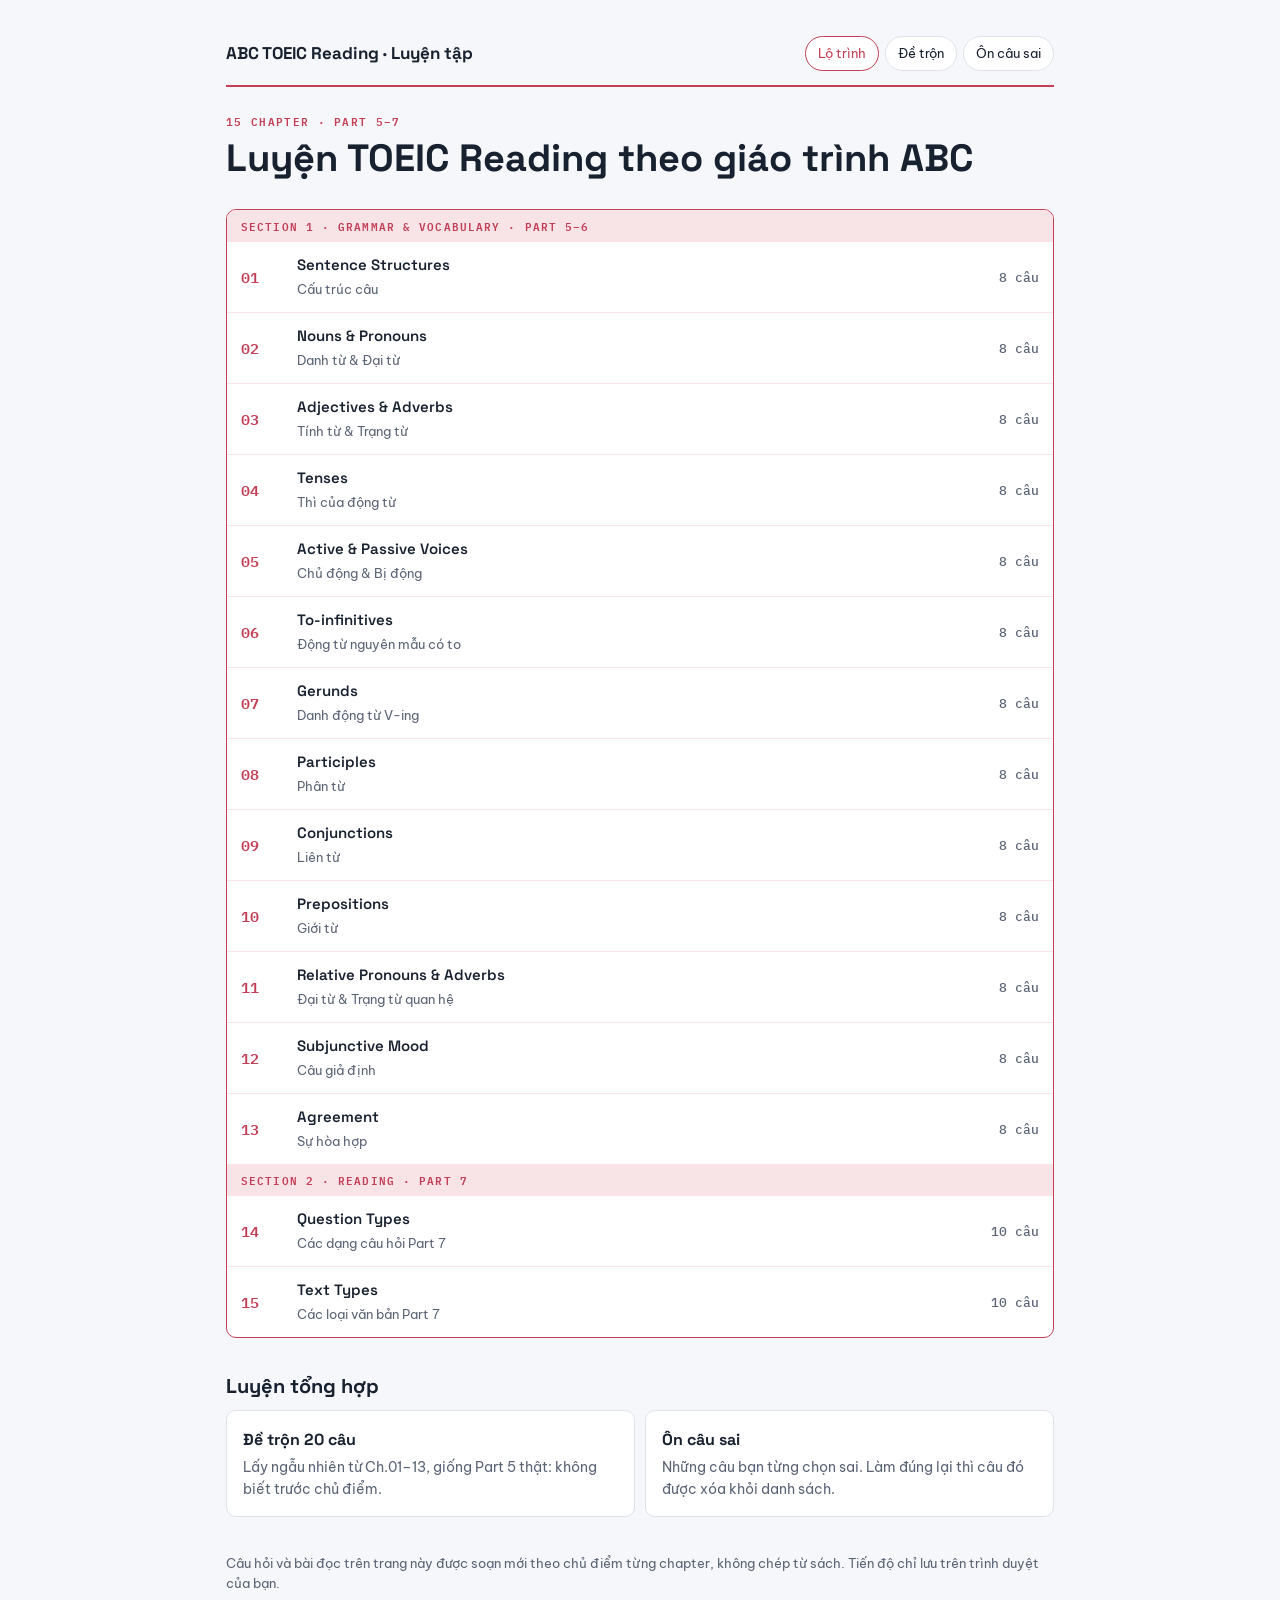
<file: qa/toeic.html>
<!doctype html><html lang="vi"><head><meta charset="utf-8"><meta name="viewport" content="width=device-width,initial-scale=1"><script>(function(){var e=false;try{e=window.top!==window}catch(x){e=true}if(e)document.documentElement.classList.add("embedded")})()</script><style>html.embedded nav.switch{display:none!important}</style>
<title>Luyện ABC TOEIC Reading</title>
<meta name="claude:viewport-fit-sides" content="cover">
<link rel="preconnect" href="https://fonts.googleapis.com">
<link rel="stylesheet" href="https://fonts.googleapis.com/css2?family=Be+Vietnam+Pro:wght@400;500;600;700&family=IBM+Plex+Mono:wght@500;600&family=Space+Grotesk:wght@500;600;700&display=swap">
<style>
/* Layout: an answer-sheet notebook. Narrow reading column, OMR-style bubbles for every choice, printed "drop-out" red lines for structure. */
:root{
  --paper:#f6f7fa; --sheet:#ffffff; --ink:#18212f; --muted:#5b6475; --line:#dfe2ea;
  --print:#c33f55; --print-soft:#f8e3e7; --graphite:#2b3340;
  --ok:#17804f; --ok-soft:#e1f3ea; --bad:#b4531a; --bad-soft:#fbeadf;
  --f-display:"Space Grotesk",system-ui,sans-serif;
  --f-body:"Be Vietnam Pro",system-ui,sans-serif;
  --f-mono:"IBM Plex Mono",ui-monospace,monospace;
}
@media (prefers-color-scheme: dark){:root:not([data-theme="light"]){
  --paper:#12161d; --sheet:#1a1f28; --ink:#e7eaf0; --muted:#9aa3b3; --line:#2c3340;
  --print:#ec7a8c; --print-soft:#3a2229; --graphite:#d9dee7;
  --ok:#4cc58a; --ok-soft:#163327; --bad:#ec9a62; --bad-soft:#3a2517; color-scheme:dark}}
:root[data-theme="dark"]{
  --paper:#12161d; --sheet:#1a1f28; --ink:#e7eaf0; --muted:#9aa3b3; --line:#2c3340;
  --print:#ec7a8c; --print-soft:#3a2229; --graphite:#d9dee7;
  --ok:#4cc58a; --ok-soft:#163327; --bad:#ec9a62; --bad-soft:#3a2517; color-scheme:dark}
*{box-sizing:border-box}
body{background:var(--paper);color:var(--ink);font:15px/1.6 var(--f-body)}
.wrap{max-width:860px;margin:0 auto;padding-block:28px 64px;padding-left:max(16px,env(safe-area-inset-left,0px));padding-right:max(16px,env(safe-area-inset-right,0px))}
h1,h2,h3{font-family:var(--f-display);text-wrap:balance;margin:0;line-height:1.2}
a{color:inherit}
button{font:inherit;cursor:pointer}
:focus-visible{outline:2px solid var(--print);outline-offset:2px}
.eyebrow{font:600 11px/1 var(--f-mono);letter-spacing:.12em;text-transform:uppercase;color:var(--print)}
.top{display:flex;justify-content:space-between;align-items:center;gap:12px;flex-wrap:wrap;padding-bottom:14px;border-bottom:2px solid var(--print);margin-bottom:28px}
.top a.brand{text-decoration:none;font:700 17px var(--f-display)}
.nav{display:flex;gap:6px;flex-wrap:wrap}
.nav a{text-decoration:none;font-size:13px;padding:6px 12px;border:1px solid var(--line);border-radius:999px;background:var(--sheet)}
.nav a.on{border-color:var(--print);color:var(--print)}
.hero{display:grid;gap:10px;margin-bottom:28px}
.hero h1{font-size:clamp(26px,5vw,38px)}
.hero p{margin:0;color:var(--muted);max-width:62ch}
section{margin-bottom:36px}
section>h2{font-size:20px;margin-bottom:12px}
.weeks{display:grid;grid-template-columns:repeat(auto-fit,minmax(240px,1fr));gap:10px}
.week{background:var(--sheet);border:1px solid var(--line);border-radius:10px;padding:14px 16px;display:grid;gap:6px;align-content:start}
.week .wk{font:600 12px var(--f-mono);color:var(--print)}
.week b{font-family:var(--f-display);font-size:15px}
.week p{margin:0;font-size:13.5px;color:var(--muted)}
.week .chips{display:flex;gap:6px;flex-wrap:wrap}
.chip{font:600 12px var(--f-mono);text-decoration:none;padding:3px 8px;border-radius:6px;border:1px solid var(--line)}
.chip.done{background:var(--ok-soft);border-color:var(--ok);color:var(--ok)}
.routine{display:grid;gap:8px;padding:0;margin:0;list-style:none;counter-reset:r}
.routine li{counter-increment:r;display:grid;grid-template-columns:28px 1fr;gap:10px;align-items:baseline}
.routine li::before{content:counter(r);font:600 13px var(--f-mono);color:var(--print);border:1.5px solid var(--print);border-radius:50%;width:24px;height:24px;display:grid;place-items:center}
.sheet-head{display:grid;grid-template-columns:56px 1fr 120px;font:600 11px var(--f-mono);letter-spacing:.08em;text-transform:uppercase;color:var(--print);padding:0 14px 6px}
.chs{display:grid;border:1.5px solid var(--print);border-radius:10px;overflow:hidden;background:var(--sheet)}
.ch{display:grid;grid-template-columns:56px 1fr 120px;align-items:center;gap:0;padding:11px 14px;text-decoration:none;border-top:1px solid var(--print-soft)}
.ch:first-child{border-top:0}
.ch:hover{background:var(--print-soft)}
.ch .no{font:600 15px var(--f-mono);color:var(--print)}
.ch .nm{min-width:0}
.ch .nm b{display:block;font-family:var(--f-display);font-weight:600}
.ch .nm span{font-size:13px;color:var(--muted)}
.ch .sc{font:500 13px var(--f-mono);text-align:right;color:var(--muted)}
.ch .sc.done{color:var(--ok)}
.split{font:600 11px var(--f-mono);letter-spacing:.1em;text-transform:uppercase;background:var(--print-soft);color:var(--print);padding:6px 14px}
.extra{display:grid;grid-template-columns:repeat(auto-fit,minmax(240px,1fr));gap:10px}
.card{background:var(--sheet);border:1px solid var(--line);border-radius:10px;padding:16px;text-decoration:none;display:grid;gap:4px}
.card:hover{border-color:var(--print)}
.card b{font-family:var(--f-display);font-size:16px}
.card span{font-size:13.5px;color:var(--muted)}
/* quiz */
.qhead{display:grid;gap:8px;margin-bottom:18px}
.qhead h1{font-size:clamp(22px,4.4vw,30px)}
.theory{background:var(--sheet);border:1px solid var(--line);border-left:3px solid var(--print);border-radius:8px;padding:12px 16px;margin-bottom:18px}
.theory summary{cursor:pointer;font:600 15px var(--f-display)}
.th-list{display:grid;gap:0;margin-top:6px}
.th{padding:14px 0;border-top:1px dashed var(--line);display:grid;gap:6px}
.th:first-child{border-top:0}
.th h3{font-size:15.5px;display:flex;gap:10px;align-items:baseline}
.th h3 span{flex:none;font:600 12px var(--f-mono);color:var(--print);border:1.5px solid var(--print);border-radius:50%;width:22px;height:22px;display:inline-grid;place-items:center}
.th p{margin:0;max-width:68ch;font-size:14.5px}
.th .ex{list-style:none;margin:2px 0 0;padding:8px 12px;background:var(--paper);border-radius:6px;display:grid;gap:4px;font-size:14px}
.th .ex li{display:grid;grid-template-columns:18px 1fr;gap:6px}
.th .ex i{font-style:normal;font-weight:700;color:var(--ok)}
.th .ex li.x i{color:var(--bad)}
.th .ex li.x span{color:var(--muted)}
.ex-vi{display:block;margin-top:2px;font-size:.88em;color:var(--muted);font-style:italic}
.q-vi{display:block;margin-top:6px;color:var(--muted);font-style:italic}
.q-vi b{font-style:normal}
.p-vi{margin-top:10px;border-top:1px dashed var(--line,#ddd);padding-top:8px}
.p-vi summary{cursor:pointer;font-weight:600;color:var(--accent,#c2185b)}
.p-vi p{color:var(--muted);font-style:italic}
.th .ex b{color:var(--print);font-weight:600}
.th .tip{font-size:13.5px;color:var(--muted)}
.th .tip b{color:var(--ink)}
.bar{position:sticky;top:env(safe-area-inset-top,0px);z-index:5;background:var(--paper);display:flex;align-items:center;gap:12px;flex-wrap:wrap;padding:10px 0;border-bottom:1px solid var(--line);margin-bottom:16px}
.bar .meter{flex:1;min-width:120px;height:6px;background:var(--line);border-radius:3px;overflow:hidden}
.bar .meter i{display:block;height:100%;background:var(--ok);width:0;transition:width .3s}
.bar .score{font:600 14px var(--f-mono);font-variant-numeric:tabular-nums}
.btn{border:1px solid var(--print);color:var(--print);background:var(--sheet);border-radius:999px;padding:6px 14px;font-size:13px;font-weight:600}
.btn:hover{background:var(--print-soft)}
.passage{background:var(--sheet);border:1px solid var(--line);border-radius:10px;padding:16px 18px;margin:8px 0 14px;font-size:14.5px}
.passage .ptitle{font:600 12px var(--f-mono);text-transform:uppercase;letter-spacing:.08em;color:var(--muted);margin-bottom:8px}
.passage p{margin:0 0 8px}
.passage p:last-child{margin:0}
.passage table{border-collapse:collapse;width:100%;font-size:14px}
.passage td{border-top:1px solid var(--line);padding:6px 8px;vertical-align:top}
.passage td:first-child{font-family:var(--f-mono);white-space:nowrap;width:1%}
.ptable{overflow-x:auto}
.q{display:grid;grid-template-columns:40px 1fr;gap:4px 10px;padding:14px 0;border-top:1px dashed var(--line)}
.q .n{font:600 14px var(--f-mono);color:var(--print);padding-top:1px}
.q .body{min-width:0;display:grid;gap:10px}
.q .stem{font-weight:500}
.tag{display:inline-block;font:600 10.5px var(--f-mono);letter-spacing:.06em;text-transform:uppercase;color:var(--muted);border:1px solid var(--line);border-radius:4px;padding:1px 6px;margin-right:6px;vertical-align:2px}
.opts{display:grid;grid-template-columns:repeat(auto-fit,minmax(170px,1fr));gap:6px}
.opt{display:flex;align-items:center;gap:10px;text-align:left;background:var(--sheet);border:1px solid var(--line);border-radius:8px;padding:7px 10px;color:var(--ink)}
.opt:hover:not(:disabled){border-color:var(--graphite)}
.opt .b{flex:none;width:24px;height:24px;border-radius:50%;border:1.5px solid var(--print);color:var(--print);display:grid;place-items:center;font:600 12px var(--f-mono)}
.opt:disabled{cursor:default}
.opt.pick .b{background:var(--graphite);border-color:var(--graphite);color:var(--sheet)}
.opt.right{border-color:var(--ok);background:var(--ok-soft)}
.opt.right .b{background:var(--ok);border-color:var(--ok);color:var(--sheet)}
.opt.wrong{border-color:var(--bad);background:var(--bad-soft)}
.opt.wrong .b{background:var(--bad);border-color:var(--bad);color:var(--sheet)}
.exp{font-size:14px;border-radius:8px;padding:8px 12px;background:var(--paper);border:1px solid var(--line)}
.exp b.ok{color:var(--ok)} .exp b.no{color:var(--bad)}
.empty{background:var(--sheet);border:1px dashed var(--line);border-radius:10px;padding:24px;text-align:center;color:var(--muted)}
.foot{margin-top:28px;font-size:12.5px;color:var(--muted)}
.next{display:flex;justify-content:space-between;gap:10px;flex-wrap:wrap;margin-top:24px}
.next a{text-decoration:none}
@media (max-width:520px){
  .sheet-head{display:none}
  .ch{grid-template-columns:44px 1fr;row-gap:2px}
  .ch .sc{grid-column:2;text-align:left}
  .q{grid-template-columns:30px 1fr}
}
@media (prefers-reduced-motion:reduce){*{transition:none!important}}
</style>

<div class="wrap">
  <header class="top">
    <a class="brand" href="#">ABC TOEIC Reading · Luyện tập</a>
    <nav class="nav" id="nav">
      <a href="#" data-r="">Lộ trình</a>
      <a href="#tron" data-r="tron">Đề trộn</a>
      <a href="#on-tap" data-r="on-tap">Ôn câu sai</a>
    </nav>
  </header>
  <main id="app"></main>
  <p class="foot">Câu hỏi và bài đọc trên trang này được soạn mới theo chủ điểm từng chapter, không chép từ sách. Tiến độ chỉ lưu trên trình duyệt của bạn.</p>
</div>

<script>
const CH = [
 {no:1,en:"Sentence Structures",vi:"Cấu trúc câu",
  qs:[
  ["The marketing team ___ every Monday morning.",["meets","meeting","to meet","meetings"],0,"Câu thiếu động từ chính; chủ ngữ số ít (team) nên dùng meets."],
  ["Ms. Tanaka seems ___ about the new project.",["enthusiasm","enthusiastic","enthusiastically","enthuse"],1,"seem + tính từ (S+V+C) → enthusiastic."],
  ["All employees are required to ___ the safety workshop on Friday.",["attend","attending at","attend at","attendance"],0,"attend + tân ngữ trực tiếp, không có giới từ at."],
  ["The board found the proposal ___.",["accept","acceptable","acceptably","acceptance"],1,"find + O + tính từ (bổ ngữ tân ngữ) → acceptable."],
  ["The manager sent ___ a detailed schedule.",["we","our","us","ours"],2,"S+V+IO+DO: tân ngữ gián tiếp là đại từ tân ngữ us."],
  ["The new policy will make the process ___.",["simple","simply","simplicity","simplify"],0,"make + O + tính từ → simple."],
  ["Mr. Lee ___ the budget issue with the director yesterday.",["discussed","discussed about","discussion","discussing"],0,"discuss không đi với about; cần động từ quá khứ (yesterday)."],
  ["The conference room ___ available after 3 p.m.",["becoming","becomes","to become","become"],1,"Thiếu động từ chính; room số ít → becomes, theo sau là tính từ available."]]},
 {no:2,en:"Nouns & Pronouns",vi:"Danh từ & Đại từ",
  qs:[
  ["The ___ of the new branch was announced last week.",["open","opened","opening","opens"],2,"Sau the cần danh từ → opening (sự khai trương)."],
  ["We received many ___ from customers about the delay.",["complain","complaints","complained","complaining"],1,"many + danh từ đếm được số nhiều → complaints."],
  ["Please submit your ___ by Friday.",["apply","applicant","application","applied"],2,"Sau your cần danh từ; thứ được nộp là đơn (application), applicant là người nộp."],
  ["The company offers useful ___ to new staff.",["information","informations","an information","informs"],0,"information không đếm được: không thêm -s, không dùng an."],
  ["There aren't ___ seats left for the seminar.",["some","any","much","no"],1,"Câu phủ định dùng any; much đi với danh từ không đếm được; aren't + no là phủ định kép."],
  ["Ms. Kim prepared the whole report by ___.",["she","her","hers","herself"],3,"by + đại từ phản thân = tự mình làm → herself."],
  ["Mr. Park's office is next to ___.",["my","me","mine","myself"],2,"mine = my office (đại từ sở hữu thay cho danh từ)."],
  ["The firm hired two ___ to review its accounts.",["consultants","consults","consultation","consulting"],0,"two + danh từ chỉ người số nhiều → consultants."]]},
 {no:3,en:"Adjectives & Adverbs",vi:"Tính từ & Trạng từ",
  qs:[
  ["The staff worked ___ to finish the project on time.",["hard","hardly","harder than","hardness"],0,"hard (trạng từ) = chăm chỉ; hardly nghĩa là hầu như không."],
  ["This is a ___ decision for the company.",["significance","significant","significantly","signify"],1,"Trước danh từ decision cần tính từ → significant."],
  ["Sales increased ___ in the third quarter.",["sharp","sharply","sharpness","sharpen"],1,"Bổ nghĩa cho động từ increased → trạng từ sharply."],
  ["The new model is ___ than the old one.",["light","lighter","lightest","more light"],1,"than → so sánh hơn; tính từ ngắn thêm -er → lighter."],
  ["Greenfield Hotel offers the ___ rates in the area.",["low","lower","lowest","most low"],2,"the … in the area → so sánh nhất → lowest."],
  ["The second interview was as ___ as the first one.",["difficult","more difficult","difficultly","most difficult"],0,"as + tính từ nguyên mẫu + as (so sánh bằng)."],
  ["The instructions were ___ clear.",["remarkable","remarkably","remark","remarked"],1,"Bổ nghĩa cho tính từ clear → trạng từ remarkably."],
  ["Online sales are growing much ___ than store sales.",["fast","faster","fastest","more fastly"],1,"much + so sánh hơn; fast là trạng từ ngắn → faster."]]},
 {no:4,en:"Tenses",vi:"Thì của động từ",
  qs:[
  ["Mr. Brown ___ for this company since 2018.",["works","worked","has worked","is working"],2,"since + mốc thời gian → hiện tại hoàn thành."],
  ["The shipment ___ next Tuesday.",["arrived","will arrive","has arrived","arriving"],1,"next Tuesday → tương lai."],
  ["When the client called, Ms. Ito ___ a meeting.",["leads","was leading","has led","will lead"],1,"Hành động đang diễn ra thì hành động khác xen vào → quá khứ tiếp diễn."],
  ["By the time we arrived, the presentation ___.",["already began","has already begun","had already begun","begins"],2,"Xảy ra trước một hành động quá khứ khác → quá khứ hoàn thành."],
  ["The factory ___ 500 units every day.",["produce","produces","producing","is produced"],1,"every day → hiện tại đơn; factory số ít → produces."],
  ["Last year, the company ___ three new stores.",["opens","has opened","opened","will open"],2,"Last year → quá khứ đơn."],
  ["By next March, we ___ the renovation.",["complete","will have completed","completed","had completed"],1,"By + mốc tương lai → tương lai hoàn thành."],
  ["Please wait here until the manager ___.",["returns","will return","returned","has been returning"],0,"Mệnh đề thời gian (until) dùng hiện tại đơn thay cho tương lai."]]},
 {no:5,en:"Active & Passive Voices",vi:"Chủ động & Bị động",
  qs:[
  ["The report ___ by the accounting team yesterday.",["reviewed","was reviewed","is reviewing","has reviewed"],1,"Có by + tác nhân, report chịu tác động → bị động quá khứ."],
  ["All packages must ___ before 5 p.m.",["deliver","be delivered","delivering","been delivered"],1,"must + be + V3 (gói hàng được giao)."],
  ["The winners ___ next Friday.",["announce","will announce","will be announced","are announcing"],2,"Người thắng được công bố → bị động tương lai."],
  ["The lobby ___ right now, so please use the side entrance.",["is cleaning","is being cleaned","cleaned","has cleaned"],1,"right now + bị động → is being cleaned."],
  ["The contract ___ by both parties already.",["has signed","has been signed","signing","was signing"],1,"already + bị động → hiện tại hoàn thành bị động."],
  ["Ms. Rossi ___ project manager last month.",["appointed","was appointed","has appointed","appointing"],1,"Cô ấy được bổ nhiệm (không có tân ngữ sau động từ) → bị động."],
  ["The CEO ___ the plan at the meeting.",["approved","was approved","approving","has been approved"],0,"Sau chỗ trống có tân ngữ the plan → chủ động."],
  ["Visitors ___ to sign in at the front desk.",["ask","are asked","asking","have asked"],1,"Khách được yêu cầu (be asked to V) → bị động."]]},
 {no:6,en:"To-infinitives",vi:"Động từ nguyên mẫu có to",
  qs:[
  ["We plan ___ a new branch in Hanoi.",["open","opening","to open","opened"],2,"plan + to V."],
  ["Our goal is ___ costs by 10 percent.",["reduce","to reduce","reduced","reduction"],1,"be + to V làm bổ ngữ (mục tiêu là…)."],
  ["Ms. Chen called the supplier ___ the order.",["confirm","to confirm","confirmed","confirmation"],1,"to V chỉ mục đích (gọi để xác nhận)."],
  ["She decided ___ the job offer because of the long commute.",["not accept","not to accept","to accept not","not accepting"],1,"Phủ định của to V: not to V."],
  ["The box is too heavy ___ alone.",["carry","to carry","for carry","carrying"],1,"too + tính từ + to V."],
  ["The hall is ___ 300 guests.",["enough large to hold","large enough to hold","large to hold enough","too large hold"],1,"tính từ + enough + to V."],
  ["We still have a lot of work ___ before Friday.",["do","to do","did","doing"],1,"to V đứng sau danh từ, bổ nghĩa như tính từ (việc cần làm)."],
  ["The company wants its staff ___ the new system.",["learn","learning","to learn","learned"],2,"want + O + to V."]]},
 {no:7,en:"Gerunds",vi:"Danh động từ V-ing",
  qs:[
  ["___ a business requires careful planning.",["Run","Running","Ran","Runs"],1,"Chủ ngữ là một hoạt động → V-ing."],
  ["Mr. Diaz enjoys ___ with international clients.",["work","to work","working","worked"],2,"enjoy + V-ing."],
  ["Thank you for ___ our customer survey.",["complete","completing","completed","to complete"],1,"Sau giới từ for → V-ing."],
  ["Please avoid ___ your phone during the meeting.",["use","to use","using","used"],2,"avoid + V-ing."],
  ["The team is looking forward to ___ you.",["meet","meeting","be met","met"],1,"look forward to + V-ing (to là giới từ)."],
  ["She is used to ___ long hours.",["work","working","worked","be worked"],1,"be used to + V-ing = quen với."],
  ["We are considering ___ the event until spring.",["postpone","to postpone","postponing","postponed"],2,"consider + V-ing."],
  ["The extra insurance is worth ___.",["buy","to buy","buying","bought"],2,"be worth + V-ing."]]},
 {no:8,en:"Participles",vi:"Phân từ",
  qs:[
  ["The sales results were very ___.",["disappoint","disappointing","disappointed","disappointment"],1,"Kết quả gây thất vọng → V-ing."],
  ["The customers were ___ with the quick service.",["satisfy","satisfying","satisfied","satisfaction"],2,"Người cảm thấy hài lòng → V3 (be satisfied with)."],
  ["Please read the ___ document carefully.",["attach","attaching","attached","attachment"],2,"Tài liệu được đính kèm → phân từ bị động attached."],
  ["The man ___ next to Ms. Lee is our new director.",["stand","standing","stood","stands"],1,"Rút gọn mệnh đề chủ động (who is standing) → standing."],
  ["Products ___ in this factory are exported to Japan.",["make","making","made","makes"],2,"Sản phẩm được làm (which are made) → made."],
  ["When ___ the application form, please write clearly.",["complete","completing","completed","completion"],1,"When + V-ing (bạn đang điền đơn, chủ động)."],
  ["We are looking for an ___ engineer.",["experience","experiencing","experienced","experiences"],2,"experienced = có kinh nghiệm (tính từ phân từ)."],
  ["___ in the city center, the hotel is popular with tourists.",["Locate","Locating","Located","Location"],2,"Khách sạn được đặt ở (bị động) → Located."]]},
 {no:9,en:"Conjunctions",vi:"Liên từ",
  qs:[
  ["You can pay by credit card ___ bank transfer.",["or","but","so","nor"],0,"Hai lựa chọn → or."],
  ["___ the manager nor the assistant was available.",["Either","Both","Neither","Not"],2,"Đi cặp với nor → Neither."],
  ["The seminar was both useful ___ informative.",["or","and","but","nor"],1,"both … and."],
  ["___ it rained heavily, the outdoor concert continued.",["Because","Although","Unless","If"],1,"Hai vế trái ngược → Although (mặc dù)."],
  ["We will cancel the order ___ the supplier lowers its price.",["unless","because","although","so that"],0,"unless = trừ khi (nếu không giảm giá thì hủy)."],
  ["I'm not sure ___ the client will accept the offer.",["that","whether","what","which"],1,"not sure whether = không chắc liệu…"],
  ["Please arrive early ___ we can start on time.",["so that","even though","unless","because of"],0,"so that + mệnh đề chỉ mục đích."],
  ["___ the shipment arrives, we will contact you.",["As soon as","During","Despite","Until"],0,"Cần liên từ thời gian hợp nghĩa: ngay khi hàng đến. During/Despite là giới từ."]]},
 {no:10,en:"Prepositions",vi:"Giới từ",
  qs:[
  ["The meeting will start ___ 9 a.m.",["in","on","at","by"],2,"at + giờ cụ thể."],
  ["The office is closed ___ Sundays.",["in","on","at","for"],1,"on + ngày trong tuần."],
  ["The store stays open ___ 10 p.m. every day.",["by","until","since","during"],1,"Trạng thái kéo dài đến một thời điểm → until."],
  ["Sales have increased steadily ___ January.",["since","for","from","during"],0,"Hiện tại hoàn thành + mốc thời gian → since."],
  ["The printer is ___ the reception desk.",["next to","between","among","during"],0,"next to = bên cạnh; between cần hai vật, among cần nhóm."],
  ["___ the bad weather, the flight left on time.",["Although","Despite","Because","Even"],1,"Sau chỗ trống là cụm danh từ, nghĩa trái ngược → Despite."],
  ["The event was postponed ___ a lack of funding.",["because","due to","although","so"],1,"Cụm danh từ chỉ lý do → due to."],
  ["___ the meeting, all phones must be turned off.",["While","During","For","When"],1,"During + danh từ (the meeting)."]]},
 {no:11,en:"Relative Pronouns & Adverbs",vi:"Đại từ & Trạng từ quan hệ",
  qs:[
  ["The candidate ___ we interviewed has strong skills.",["whom","whose","which","what"],0,"Người, làm tân ngữ của interviewed → whom."],
  ["We need an assistant ___ speaks French.",["who","whom","whose","which"],0,"Người, làm chủ ngữ của speaks → who."],
  ["Lexa is a company ___ products are sold worldwide.",["who","which","whose","that"],2,"Sở hữu (sản phẩm của công ty) → whose + danh từ."],
  ["___ customers want most is faster delivery.",["That","What","Which","Who"],1,"Không có danh từ đứng trước; what = điều mà."],
  ["This is the hotel ___ the conference was held.",["which","where","when","who"],1,"Nơi chốn, sau là mệnh đề đầy đủ → where."],
  ["Do you remember the day ___ the store first opened?",["where","when","which","who"],1,"Thời gian → when."],
  ["The laptop ___ I bought last week is already broken.",["who","what","which","whose"],2,"Vật, làm tân ngữ → which."],
  ["The documents ___ by the lawyer were sent to the client.",["preparing","prepared","prepare","were prepared"],1,"Rút gọn bị động (which were prepared) → prepared."]]},
 {no:12,en:"Subjunctive Mood",vi:"Câu giả định",
  qs:[
  ["If I ___ more time, I would join the evening course.",["have","had","will have","had had"],1,"Giả định hiện tại: If + quá khứ đơn."],
  ["If we had left earlier, we ___ the train.",["would catch","will catch","would have caught","caught"],2,"Giả định quá khứ: would have + V3."],
  ["I wish I ___ French well.",["speak","spoke","will speak","speaking"],1,"wish + quá khứ đơn (điều không có thật ở hiện tại)."],
  ["If you ___ need any help, please contact the front desk.",["should","would","will have","had been"],0,"If + should + V: trường hợp ít khả năng xảy ra ở tương lai."],
  ["___ I known about the delay, I would have taken a taxi.",["If","Had","Have","Should"],1,"Đảo ngữ loại 3: Had + S + V3."],
  ["If she had accepted the job, she ___ in London now.",["would be living","will live","had lived","has lived"],0,"Hỗn hợp: điều kiện quá khứ, kết quả hiện tại (now)."],
  ["I wish I ___ the meeting yesterday.",["attend","attended","had attended","would attend"],2,"wish về quá khứ (yesterday) → had V3."],
  ["If I ___ you, I would accept the offer.",["am","were","be","been"],1,"Giả định với be dùng were cho mọi ngôi."]]},
 {no:13,en:"Agreement",vi:"Sự hòa hợp",
  qs:[
  ["Each of the employees ___ a laptop.",["have","has","having","are having"],1,"Each of + N số nhiều → động từ số ít."],
  ["The number of applicants ___ increased this year.",["has","have","are","were"],0,"The number of → số ít."],
  ["A number of customers ___ complained about the noise.",["has","have","is","was"],1,"A number of = many → số nhiều."],
  ["Neither the manager nor the staff members ___ ready.",["is","are","was","has"],1,"Chia theo chủ ngữ gần nhất (staff members, số nhiều)."],
  ["Everyone in the office ___ about the merger.",["know","knows","are knowing","have known"],1,"Everyone → số ít."],
  ["The information in these files ___ confidential.",["is","are","were","be"],0,"Chủ ngữ chính là information (không đếm được) → is."],
  ["Mr. Sato said that he ___ the report the next day.",["will finish","would finish","finishes","has finished"],1,"Mệnh đề chính quá khứ (said) → lùi thì will → would."],
  ["The manager, along with two assistants, ___ attending the trade fair.",["is","are","were","have"],0,"along with không tính vào chủ ngữ; manager số ít → is."]]}
];

// Reading chapters: passages with typed questions.
const READ = [
 {no:14,en:"Question Types",vi:"Các dạng câu hỏi Part 7",
  passages:[
  {t:"Email",h:`<p><b>To:</b> All staff<br><b>From:</b> Linda Park, Facilities Manager<br><b>Subject:</b> Office move</p>
<p>Dear colleagues,</p><p>As announced last month, our office will move to the Harbor Tower building on 14 March. To prepare, please pack your personal items in the boxes provided by 11 March. The IT team will disconnect all computers on the evening of 12 March and set them up in the new office over the weekend.</p>
<p>Parking at Harbor Tower is limited, so staff who drive are <u>encouraged</u> to apply for a monthly parking permit at the front desk. The new office is a five-minute walk from Central Station, which should make commuting easier for most of you.</p><p>If you have any questions, please call me at extension 214.<br>Linda</p>`,
   qs:[
   ["Gist","What is the purpose of the email?",["To introduce a new manager","To give instructions about an office move","To request new IT equipment","To advertise parking spaces"],1,"Cả bài nói về việc chuyển văn phòng và hướng dẫn chuẩn bị."],
   ["Detail","By when should staff finish packing?",["11 March","12 March","14 March","Next month"],0,"'pack your personal items … by 11 March'."],
   ["NOT","What is NOT mentioned about the new office?",["It is near a station","Parking there is limited","The date of the move","The size of its meeting rooms"],3,"Bài không nhắc tới phòng họp; ba ý còn lại đều có."],
   ["Inference","What can be inferred about most employees?",["They drive to work","They travel to work by train","They work from home","They will receive new computers"],1,"Văn phòng gần ga 'should make commuting easier for most of you' → đa số đi tàu."],
   ["Synonym","The word \"encouraged\" in paragraph 2 is closest in meaning to",["forced","advised","allowed","prevented"],1,"be encouraged to = được khuyên nên làm → advised."]]},
  {t:"Article",h:`<p><b>Sunrise Bakery to Open Fifth Store</b></p><p>Sunrise Bakery, a family-run business founded in 2009, will open its fifth location in Riverside next month. The company started with a single shop on Elm Street and is known for using flour from local farms.</p>
<p>According to owner Marco Silva, <u>demand</u> for the bakery's whole-grain bread has doubled over the past two years. The new store will include a small café with 30 seats and will stay open until 9 p.m., later than any of the other locations. Sunrise is currently hiring 12 staff members for the Riverside branch.</p>`,
   qs:[
   ["Gist","What is the article mainly about?",["A bakery's expansion","New farming methods","A café's new menu","Rising flour prices"],0,"Tiêu đề và câu đầu: mở cửa hàng thứ năm."],
   ["Detail","How many locations will Sunrise have after next month?",["Two","Four","Five","Twelve"],2,"'will open its fifth location' → 5 cửa hàng. 12 là số nhân viên."],
   ["NOT","What is NOT stated about the Riverside store?",["It will have seating","Its closing time","How many people it will hire","The name of its manager"],3,"Bài không nêu tên quản lý cửa hàng."],
   ["Inference","What is suggested about the other Sunrise locations?",["They close before 9 p.m.","They have few customers","They sell only cakes","They will be closed soon"],0,"Cửa hàng mới mở 'later than any of the other locations' → các nơi khác đóng trước 9 giờ."],
   ["Synonym","The word \"demand\" in paragraph 2 is closest in meaning to",["legal requirement","customer interest in buying","price","supply"],1,"demand ở đây = nhu cầu mua của khách."]]}
  ]},
 {no:15,en:"Text Types",vi:"Các loại văn bản Part 7",
  passages:[
  {t:"Memo",h:`<p><b>MEMO</b><br><b>To:</b> Sales team<br><b>From:</b> Kenji Mori<br><b>Date:</b> May 3<br><b>Re:</b> Quarterly meeting</p>
<p>The quarterly sales meeting will be held on Thursday, May 9, at 2 p.m. in Room 5B instead of the usual Room 3A, which is being repainted. Please bring your sales figures for April. Lunch will not be provided, but coffee and snacks will be available. If you cannot attend, send your report to Ms. Alvarez by May 8.</p>`,
   qs:[
   ["Detail","Why has the meeting room changed?",["Room 3A is too small","Room 3A is being repainted","Room 5B has new equipment","The meeting time has changed"],1,"'instead of the usual Room 3A, which is being repainted'."],
   ["Detail","What should attendees bring?",["Their lunch","Sales figures for April","A list of new clients","Coffee and snacks"],1,"'Please bring your sales figures for April'."],
   ["Detail","What should staff who cannot attend do?",["Call Mr. Mori","Join by video","Send a report to Ms. Alvarez","Reschedule the meeting"],2,"'send your report to Ms. Alvarez by May 8'."]]},
  {t:"Advertisement",h:`<p><b>BrightClean Office Services</b></p><p>Professional cleaning for offices of all sizes. Choose a daily, weekly, or monthly plan. We use only eco-friendly products that are safe for your staff.</p>
<p>New customers get 20% off the first month when they sign up before June 30. Call 555-0182 to book a free on-site estimate.</p>`,
   qs:[
   ["Gist","What is being advertised?",["Office furniture","A cleaning service","Staff training","Office rental"],1,"Quảng cáo dịch vụ dọn dẹp văn phòng."],
   ["Detail","How can a customer receive a discount?",["By booking a daily plan","By signing up as a new customer before June 30","By buying eco-friendly products","By calling after June 30"],1,"'New customers get 20% off … before June 30'."],
   ["Detail","What is mentioned about the products BrightClean uses?",["They are imported","They are environmentally friendly","They are sold in stores","They are free"],1,"eco-friendly = environmentally friendly (paraphrase)."]]},
  {t:"Double passage · Lịch trình + Email",h:`<p><b>Westbridge Business Forum</b> · Saturday, October 18</p>
<div class="ptable"><table><tr><td>9:00</td><td>Registration (Lobby)</td></tr><tr><td>9:30</td><td>Keynote: Small Business in a Digital Market · Dr. Helen Ward (Hall A)</td></tr><tr><td>11:00</td><td>Workshop: Social Media Marketing · Tom Becker (Room 2)</td></tr><tr><td>13:00</td><td>Lunch (Garden Café)</td></tr><tr><td>14:00</td><td>Panel: Financing Your Startup (Hall A)</td></tr></table></div>
<p style="margin-top:14px"><b>From:</b> Priya Nair &nbsp; <b>To:</b> Tom Becker</p><p>Hi Tom, I'm sorry, but my train from Leeds has been delayed and I won't arrive until around 11:30. I really wanted to attend your session. Could you send me the slides afterward? I'll definitely be there for lunch and the afternoon panel. Best, Priya</p>`,
   qs:[
   ["Detail","Why will Ms. Nair be late?",["Her train was delayed","She has another meeting","She forgot to register","Her flight was canceled"],0,"'my train from Leeds has been delayed'."],
   ["Inference","Who most likely is Tom Becker?",["The forum organizer","A workshop presenter","A train company employee","Dr. Ward's assistant"],1,"Lịch trình: Workshop … Tom Becker; Priya nhắc 'your session'."],
   ["Liên kết 2 bài","Which session will Ms. Nair most likely miss completely?",["The keynote speech","The social media workshop","Lunch","The financing panel"],0,"Đến khoảng 11:30 → lỡ hẳn keynote 9:30; workshop 11:00 chỉ lỡ một phần."],
   ["Liên kết 2 bài","Where will Ms. Nair most likely be at 2 p.m.?",["Room 2","The lobby","Hall A","Garden Café"],2,"Cô ấy sẽ dự panel buổi chiều, lúc 14:00 ở Hall A."]]}
  ]}
];


// ---------- theory: [title, explanation, examples (✗ = sai), tip] ----------
const THEORY={
1:[
 ["Câu phải có chủ ngữ (subject) và động từ chính (main verb)","Mỗi mệnh đề tiếng Anh cần một chủ ngữ (S) và một động từ đã chia thì (V). V-ing, to V hay danh từ đứng một mình không làm được động từ chính. Nếu câu chưa có động từ chia thì, chỗ trống chắc chắn là động từ.",["The team <b>meets</b> every Monday.","✗ The team <b>meeting</b> every Monday."],"Chủ ngữ số ít ở hiện tại đơn thì động từ thêm -s/-es. Nhìn quanh chỗ trống: có động từ chia rồi thì chỗ trống không thể là động từ nữa."],
 ["Cấu trúc 1: S + Nội động từ (intransitive verb)","Dùng với nội động từ, tức động từ không cần tân ngữ: work, arrive, rise, happen, occur, decline. Muốn nói thêm thông tin thì dùng trạng từ hoặc cụm giới từ.",["Prices <b>rose</b> sharply last month.","The delay <b>occurred</b> at the port."],"Phân biệt rise (nội động từ, giá tăng) với raise (ngoại động từ, cần tân ngữ: raise prices)."],
 ["Cấu trúc 2: S + Động từ nối (linking verb) + Bổ ngữ chủ ngữ (subject complement)","Động từ nối (linking verb) gồm be, become, seem, appear, look, remain, stay, sound, feel, prove. Theo sau là tính từ hoặc danh từ dùng để miêu tả chính chủ ngữ.",["The plan seems <b>reasonable</b>.","✗ The plan seems <b>reasonably</b>.","She became <b>a manager</b> in 2023."],"Sau linking verb không dùng trạng từ. Thấy remain/stay/become + chỗ trống thì chọn tính từ."],
 ["Cấu trúc 3: S + Ngoại động từ (transitive verb) + Tân ngữ (object)","Ngoại động từ cần tân ngữ đứng ngay sau. Bẫy hay gặp: attend, discuss, mention, reach, contact, enter, approach, answer đi thẳng với tân ngữ, không có giới từ.",["We discussed <b>the budget</b>.","✗ We discussed <b>about</b> the budget.","Please contact <b>our office</b>."],"Ngược lại, có những động từ bắt buộc đi với giới từ: listen to, respond to, depend on, apply for, comply with."],
 ["Cấu trúc 4: S + V + Tân ngữ gián tiếp (indirect object) + Tân ngữ trực tiếp (direct object)","Động từ hai tân ngữ: give, send, offer, show, lend, grant, award, bring. Tân ngữ gián tiếp (người nhận) đứng trước, tân ngữ trực tiếp (vật) đứng sau. Nếu đảo vật lên trước thì phải thêm to/for trước người nhận.",["The firm sent <b>us</b> <b>a letter</b>.","= The firm sent a letter <b>to us</b>."],"Vị trí tân ngữ gián tiếp là đại từ tân ngữ (me, us, them), không phải we hay our."],
 ["Cấu trúc 5: S + V + O + Bổ ngữ tân ngữ (object complement)","make, keep, find, consider, leave, deem + tân ngữ + tính từ/danh từ. Bổ ngữ miêu tả tân ngữ, không miêu tả hành động nên dùng tính từ.",["Please keep the door <b>closed</b>.","The board considers her <b>an expert</b>.","✗ The policy makes the process <b>simply</b>."],"Gặp make/keep/find + danh từ + chỗ trống thì gần như chắc chắn chọn tính từ."]],
2:[
 ["Vị trí của danh từ (nouns)","Danh từ đứng sau mạo từ (a/an/the), sau tính từ sở hữu (my, its, their), sau tính từ, sau giới từ, và làm chủ ngữ hoặc tân ngữ của câu.",["the <b>approval</b> of the plan","Thank you for your <b>cooperation</b>.","a detailed <b>analysis</b>"],"Thấy the/your/its + (tính từ) + chỗ trống + giới từ thì chọn danh từ."],
 ["Hậu tố danh từ (noun suffixes)","Đuôi chỉ vật hoặc khái niệm: -tion/-sion (decision), -ment (agreement), -ance/-ence (performance), -ness (awareness), -ity (ability), -al (approval, arrival). Đuôi chỉ người: -er/-or (employer), -ee (employee), -ant/-ent (applicant), -ist (specialist).",["applicant (người nộp đơn) và application (lá đơn)","attendee (người dự) và attendance (sự có mặt)"],"Nhiều phương án đều là danh từ thì xét nghĩa: cần người hay vật? Sau a/an thì cần danh từ đếm được số ít."],
 ["Danh từ đếm được (countable nouns) và không đếm được (uncountable nouns)","Danh từ đếm được có số ít và số nhiều; số ít phải có a/an/the/my… đi kèm. Danh từ không đếm được không thêm -s, không đi với a/an, động từ chia số ít. Hay gặp: information, advice, equipment, furniture, luggage, baggage, machinery, feedback, research, access.",["many <b>complaints</b> / few <b>options</b> (đếm được)","much <b>information</b> / little <b>equipment</b> (không đếm được)","✗ an information, ✗ equipments"],"many, few, a number of, several đi với danh từ đếm được số nhiều. much, little, a great deal of, an amount of đi với không đếm được."],
 ["Từ hạn định (determiners): some, any, no","some dùng trong câu khẳng định và lời mời. any dùng trong câu phủ định và câu hỏi; trong câu khẳng định any nghĩa là bất kỳ. no = not any, nên không dùng no cùng với not.",["We need <b>some</b> volunteers.","There aren't <b>any</b> seats left.","<b>Any</b> employee can apply."],""],
 ["Đại từ nhân xưng (personal pronouns) và đại từ sở hữu (possessive pronouns)","Chủ ngữ: I, he, she, we, they. Tân ngữ (sau động từ, giới từ): me, him, her, us, them. Tính từ sở hữu luôn đi kèm danh từ: my, his, their + N. Đại từ sở hữu đứng một mình thay cho cả cụm: mine, his, hers, ours, theirs.",["<b>Her</b> report is longer than <b>mine</b>. (mine = my report)","The manager called <b>them</b>."],"Sau chỗ trống có danh từ thì chọn tính từ sở hữu; không có danh từ thì chọn đại từ sở hữu."],
 ["Đại từ phản thân (reflexive pronouns)","myself, yourself, herself, themselves… dùng khi tân ngữ chính là chủ ngữ, khi muốn nhấn mạnh, hoặc trong cụm by + -self (tự mình, một mình).",["She introduced <b>herself</b> to the clients.","Mr. Lee wrote the proposal <b>by himself</b>.","The CEO <b>himself</b> answered the call."],"Đại từ phản thân không làm chủ ngữ được: ✗ Myself will call you."],
 ["Đại từ chỉ định (demonstrative pronouns) that / those thay thế danh từ","Để tránh lặp lại danh từ trong phép so sánh, dùng that (số ít, không đếm được) hoặc those (số nhiều). those who = những người mà.",["Our prices are lower than <b>those</b> of our competitors.","<b>Those who</b> register early get a discount."],""]],
3:[
 ["Vị trí của tính từ (adjectives)","Tính từ đứng trước danh từ để bổ nghĩa, hoặc đứng sau linking verb (be, become, seem…). Đuôi tính từ thường gặp: -ful, -less, -ous, -ive, -able/-ible, -al, -ic, -ant/-ent.",["an <b>urgent</b> request","The request is <b>urgent</b>."],"Chỗ trống nằm giữa mạo từ và danh từ (a ___ decision) thì chọn tính từ."],
 ["Vị trí của trạng từ (adverbs)","Trạng từ bổ nghĩa cho động từ, tính từ, trạng từ khác hoặc cả câu. Trạng từ hay đứng giữa trợ động từ và động từ chính, hoặc giữa be và V3/V-ing.",["respond <b>quickly</b>","<b>extremely</b> busy","The store has <b>recently</b> opened.","The fee will be <b>fully</b> refunded.","<b>Fortunately</b>, no one was hurt."],"Câu đã đầy đủ thành phần (S + V + O) mà còn chỗ trống thì gần như luôn là trạng từ."],
 ["Cặp từ dễ nhầm (confusing word pairs)","Một số trạng từ có hai dạng nhưng khác nghĩa: hard (chăm chỉ) / hardly (hầu như không); late (muộn) / lately (gần đây); high (cao) / highly (rất); near (gần) / nearly (gần như). Một số từ đuôi -ly lại là tính từ: friendly, costly, timely, lively, likely.",["She works <b>hard</b>. / She <b>hardly</b> works.","a <b>highly</b> qualified candidate","a <b>timely</b> response (tính từ)"],""],
 ["So sánh bằng (equative comparison)","as + tính từ/trạng từ nguyên mẫu + as. Phủ định: not as/so … as. Giữa hai chữ as không dùng dạng so sánh hơn.",["This model is <b>as reliable as</b> the old one.","✗ as more reliable as"],""],
 ["So sánh hơn (comparative)","Tính từ ngắn thêm -er, tính từ dài dùng more + tính từ, theo sau là than. Nhấn mạnh so sánh hơn bằng much, far, even, still, a lot, không dùng very. Bất quy tắc: good/well → better → best; bad → worse → worst; many/much → more → most; little → less → least; far → farther/further.",["Sales are <b>much higher</b> than last year.","✗ <b>very</b> higher than"],"Thấy than ở phía sau thì chọn dạng so sánh hơn."],
 ["So sánh nhất (superlative)","the + -est / the most + tính từ. Hay đi kèm in + nơi chốn, of + nhóm, hoặc mệnh đề với ever. Cấu trúc one of the + so sánh nhất + danh từ số nhiều.",["the <b>lowest</b> rates in the area","the best service we have <b>ever</b> had","one of the <b>largest</b> companies"],""],
 ["So sánh kép càng… càng… (double comparative)","The + so sánh hơn + S + V, the + so sánh hơn + S + V.",["<b>The sooner</b> you apply, <b>the better</b> your chances."],""]],
4:[
 ["Hiện tại đơn (simple present)","Diễn tả thói quen, sự thật, lịch trình cố định. Dấu hiệu: every day/week, usually, always, often, regularly.",["The factory <b>produces</b> 500 units every day.","The train <b>leaves</b> at 8 a.m."],""],
 ["Quá khứ đơn (simple past)","Hành động đã kết thúc tại một thời điểm xác định trong quá khứ. Dấu hiệu: yesterday, last week/year, ago, in 2020.",["The company <b>opened</b> three stores last year."],"Có mốc quá khứ xác định thì không dùng hiện tại hoàn thành."],
 ["Tương lai đơn (simple future)","will + V nguyên mẫu. Dấu hiệu: next, tomorrow, soon, upcoming, in the future. be going to + V dùng cho dự định đã có kế hoạch.",["The shipment <b>will arrive</b> next Tuesday."],""],
 ["Các thì tiếp diễn (progressive / continuous tenses)","be + V-ing. Hiện tại tiếp diễn: now, at the moment, currently. Quá khứ tiếp diễn: hành động đang diễn ra thì có hành động khác xen vào (when/while). Tương lai tiếp diễn: at this time tomorrow.",["We <b>are currently reviewing</b> your application.","She <b>was leading</b> a meeting when the client called."],"Động từ chỉ trạng thái (know, believe, belong, own, need) thường không dùng ở dạng tiếp diễn."],
 ["Hiện tại hoàn thành (present perfect)","has/have + V3. Hành động bắt đầu trong quá khứ kéo dài đến nay, hoặc đã xảy ra và còn ảnh hưởng tới hiện tại. Dấu hiệu: since + mốc, for + khoảng, recently, already, yet, so far, over the past … years.",["Mr. Brown <b>has worked</b> here since 2018.","Sales <b>have doubled</b> over the past two years."],""],
 ["Quá khứ hoàn thành (past perfect)","had + V3. Hành động xảy ra trước một hành động khác trong quá khứ. Dấu hiệu: by the time + quá khứ đơn, before, after.",["By the time we arrived, the talk <b>had</b> already <b>begun</b>."],""],
 ["Tương lai hoàn thành (future perfect)","will have + V3. Hành động sẽ xong trước một mốc trong tương lai. Dấu hiệu: by + mốc tương lai, by the time + hiện tại đơn.",["By next March, we <b>will have completed</b> the renovation."],""],
 ["Mệnh đề thời gian (time clauses) và điều kiện (conditional clauses)","Sau when, before, after, until, as soon as, once, if, unless, dùng thì hiện tại để nói về tương lai, không dùng will.",["We will call you when the parts <b>arrive</b>.","✗ when the parts <b>will arrive</b>"],"Đây là bẫy rất hay gặp: mệnh đề chính có will, mệnh đề thời gian vẫn chia hiện tại đơn."]],
5:[
 ["Cấu tạo câu bị động (passive voice)","be + V3. Chủ ngữ là đối tượng chịu tác động của hành động. Người thực hiện đặt sau by, có thể bỏ nếu không quan trọng.",["The manager approved the budget. (chủ động)","The budget <b>was approved</b> (by the manager). (bị động)"],""],
 ["Mẹo nhận biết chủ động (active) hay bị động (passive)","Với ngoại động từ: sau chỗ trống có tân ngữ thì dùng chủ động; không có tân ngữ (thường là giới từ, trạng từ hoặc dấu chấm) thì dùng bị động. Đồng thời xét nghĩa: chủ ngữ tự làm hay bị làm.",["The CEO <b>approved</b> the plan. (có tân ngữ the plan)","The plan <b>was approved</b> yesterday. (không có tân ngữ)"],"Đây là cách nhanh nhất để làm câu bị động trong Part 5."],
 ["Bị động theo từng thì (passive forms by tense)","Hiện tại: is/are + V3. Quá khứ: was/were + V3. Tương lai: will be + V3. Tiếp diễn: is/are being + V3. Hoàn thành: has/have been + V3. Động từ khuyết thiếu: must/can/should/may + be + V3.",["The lobby <b>is being cleaned</b> now.","The contract <b>has been signed</b>.","All forms <b>must be submitted</b> by Friday."],""],
 ["Nội động từ (intransitive verbs) không có bị động","Động từ không có tân ngữ thì không chuyển sang bị động được: happen, occur, arrive, rise, appear, exist, remain, take place.",["The accident <b>happened</b> at noon.","✗ The accident <b>was happened</b>."],""],
 ["Cụm bị động hay gặp (common passive expressions)","Động từ hai tân ngữ ở bị động: Employees were given a bonus. Cấu trúc be + V3 + to V: be asked/required/expected/advised/encouraged to V. Cụm be + V3 + giới từ: be interested in, be satisfied with, be located in, be committed to, be involved in, be based on, be qualified for.",["Visitors <b>are asked to</b> sign in.","The office <b>is located in</b> the city center."],""]],
6:[
 ["To V làm danh từ (to-infinitive as a noun)","To V có thể làm chủ ngữ (thường chuyển thành It … to V), tân ngữ sau một số động từ, hoặc bổ ngữ sau be. Động từ + to V: want, plan, decide, hope, agree, expect, offer, refuse, promise, fail, afford, aim, intend.",["We plan <b>to open</b> a new branch.","Our goal is <b>to reduce</b> costs.","It takes time <b>to learn</b> a new system."],""],
 ["To V làm tính từ (to-infinitive as an adjective)","To V đứng sau danh từ để bổ nghĩa cho danh từ đó. Danh từ hay đi với to V: ability, chance, decision, effort, opportunity, plan, right, way, time.",["an opportunity <b>to work</b> abroad","We have a lot of work <b>to do</b>."],""],
 ["To V làm trạng từ chỉ mục đích (infinitive of purpose)","(in order) to V, so as to V = để làm gì. To V cũng đứng sau một số tính từ: be able, eager, likely, ready, pleased, willing, reluctant to V.",["Ms. Chen called <b>to confirm</b> the order.","We are <b>pleased to announce</b> …"],""],
 ["Động từ + tân ngữ + to V (verb + object + to-infinitive)","ask, allow, advise, encourage, require, expect, invite, remind, enable, want + O + to V. Ở dạng bị động: be allowed/required/encouraged to V.",["The manager asked <b>us to submit</b> the report.","Staff <b>are required to wear</b> badges."],"Ngoại lệ: make, let, have + O + V nguyên mẫu (không có to). help + O + (to) V đều được."],
 ["Phủ định của to V (negative infinitive)","Đặt not ngay trước to: not to V.",["She decided <b>not to accept</b> the offer.","✗ to accept not"],""],
 ["Quá… không thể / đủ… để (too … to / enough to)","too + tính từ/trạng từ + (for O) + to V = quá … nên không thể. Tính từ/trạng từ + enough + to V = đủ … để. enough + danh từ + to V.",["The box is <b>too heavy to carry</b> alone.","The hall is <b>large enough to hold</b> 300 guests.","We have <b>enough time to finish</b>."],"enough đứng sau tính từ nhưng đứng trước danh từ."]],
7:[
 ["Danh động từ làm danh từ (gerund as a noun)","Danh động từ làm chủ ngữ (động từ chia số ít), tân ngữ, bổ ngữ sau be, hoặc đứng sau giới từ.",["<b>Reducing</b> costs <b>is</b> our priority.","My job is <b>checking</b> invoices."],""],
 ["Động từ + V-ing (verbs followed by gerunds)","enjoy, avoid, consider, suggest, recommend, finish, mind, postpone, delay, deny, keep, practice, quit, include, discontinue.",["Please avoid <b>using</b> your phone.","We are considering <b>postponing</b> the event."],"Học thuộc nhóm này: gặp các động từ trên thì chỗ trống sau đó là V-ing."],
 ["Giới từ + V-ing (preposition + gerund)","Sau mọi giới từ (in, on, for, about, without, before, after, by…) động từ phải ở dạng V-ing. Bẫy: to trong các cụm sau là giới từ nên theo sau là V-ing: look forward to, be used to, be committed to, be dedicated to, object to, contribute to, in addition to.",["Thank you for <b>completing</b> the survey.","We look forward to <b>meeting</b> you.","✗ look forward to <b>meet</b>"],""],
 ["Cụm cố định với V-ing (gerund expressions)","be worth V-ing (đáng làm), have difficulty (in) V-ing, spend time V-ing, be busy V-ing, can't help V-ing, it's no use V-ing.",["The course is worth <b>taking</b>.","She spent two hours <b>preparing</b> the slides."],""],
 ["Danh động từ (gerund) hay danh từ thường (noun)?","Danh động từ có thể nhận tân ngữ trực tiếp. Danh từ thường thì cần of mới nối được với tân ngữ.",["by <b>reviewing</b> the data (V-ing + tân ngữ)","by the <b>review</b> of the data (danh từ + of)","✗ by <b>review</b> the data"],"Chỗ trống sau giới từ và trước một cụm danh từ (không có of) thì chọn V-ing."],
 ["Động từ đi được cả to V và V-ing nhưng khác nghĩa (verbs that change meaning)","remember/forget to V: nhớ/quên phải làm (chưa làm); remember/forget V-ing: nhớ/quên đã làm. stop to V: dừng lại để làm việc khác; stop V-ing: thôi không làm nữa. try to V: cố gắng; try V-ing: thử.",["Remember <b>to lock</b> the door.","He stopped <b>smoking</b> last year."],""]],
8:[
 ["Hai loại phân từ: hiện tại phân từ (present participle) và quá khứ phân từ (past participle)","Hiện tại phân từ V-ing mang nghĩa chủ động hoặc đang diễn ra. Quá khứ phân từ V3/V-ed mang nghĩa bị động hoặc đã hoàn thành.",["a <b>growing</b> company (công ty đang phát triển)","a <b>completed</b> form (mẫu đơn đã được điền)"],""],
 ["Tính từ chỉ cảm xúc (-ing / -ed adjectives)","V-ing dùng cho người hoặc vật gây ra cảm xúc. V-ed dùng cho người cảm nhận cảm xúc. Các cặp hay gặp: interesting/interested, satisfying/satisfied, confusing/confused, exciting/excited, disappointing/disappointed, surprising/surprised, tiring/tired.",["The results were <b>disappointing</b>. (kết quả gây thất vọng)","The staff were <b>disappointed</b>. (nhân viên thấy thất vọng)"],"Chủ ngữ là người thì phần lớn chọn V-ed; chủ ngữ là sự việc thì chọn V-ing."],
 ["Phân từ dùng như tính từ (participial adjectives) trước danh từ","Một số cụm cố định hay xuất hiện trong TOEIC: attached file, enclosed document, experienced staff, qualified candidate, detailed report, limited time, existing customers, leading company, remaining seats, rising costs, preferred method.",["Please read the <b>attached</b> document.","We hire <b>experienced</b> engineers."],""],
 ["Phân từ đứng sau danh từ (reduced relative clauses)","Đây là mệnh đề quan hệ rút gọn. Danh từ + V-ing khi danh từ tự làm hành động (who/which + động từ chủ động). Danh từ + V3 khi danh từ bị tác động (who/which + be + V3).",["Employees <b>wishing</b> to attend should register. (= who wish)","the report <b>submitted</b> yesterday (= which was submitted)"],"Sau chỗ trống có tân ngữ thì chọn V-ing; không có tân ngữ, thường là by hoặc giới từ, thì chọn V3."],
 ["Cụm phân từ (participial phrases)","Rút gọn mệnh đề trạng ngữ khi hai mệnh đề cùng chủ ngữ. Dùng V-ing nếu chủ ngữ tự làm, V3 nếu chủ ngữ bị tác động, Having V3 nếu hành động đã xong trước. Có thể giữ liên từ: when/while/before/after/once/if + V-ing/V3.",["<b>Located</b> near the station, the hotel is popular. (khách sạn được đặt ở)","<b>Having finished</b> the report, she left early.","When <b>using</b> the machine, wear gloves.","Once <b>approved</b>, the plan will start in May."],"Chủ ngữ ẩn của cụm phân từ phải là chủ ngữ của mệnh đề chính. Hỏi: chủ ngữ đó tự làm hay bị làm?"]],
9:[
 ["Liên từ đẳng lập (coordinating conjunctions)","and, but, or, so, yet, nor nối hai thành phần cùng loại: danh từ với danh từ, tính từ với tính từ, mệnh đề với mệnh đề. and để thêm ý, but/yet chỉ đối lập, or chỉ lựa chọn, so chỉ kết quả.",["You can pay by card <b>or</b> bank transfer.","The room was small <b>but</b> comfortable."],""],
 ["Liên từ tương quan (correlative conjunctions)","Luôn đi thành cặp: both A and B (động từ số nhiều), either A or B, neither A nor B, not only A but (also) B, not A but B, A as well as B.",["<b>Neither</b> the manager <b>nor</b> the assistant was available.","The seminar was <b>both</b> useful <b>and</b> informative."],"Đây là dạng câu dễ ăn điểm: thấy nor thì chọn neither, thấy but also thì chọn not only, thấy and thì chọn both."],
 ["Mệnh đề danh từ (noun clauses): that, whether/if","that = rằng, dùng sau said, believe, announce, confirm khi nội dung chắc chắn. whether/if = liệu … hay không, dùng sau ask, know, wonder, not sure, decide. Chỉ dùng whether khi mệnh đề đứng đầu câu, đứng sau giới từ, hoặc có or not ngay sau.",["The CEO announced <b>that</b> the merger was complete.","I'm not sure <b>whether</b> the client will agree.","<b>Whether</b> the event goes ahead depends on the weather."],""],
 ["Mệnh đề trạng ngữ (adverb clauses): thời gian (time) và điều kiện (condition)","Thời gian: when, while, before, after, until, since, as soon as, once. Điều kiện: if, unless (= if not), as long as / provided that (miễn là), in case (phòng khi). Trong các mệnh đề này dùng thì hiện tại cho nghĩa tương lai.",["<b>As soon as</b> the shipment arrives, we will contact you.","We will cancel the order <b>unless</b> the price drops."],""],
 ["Mệnh đề trạng ngữ (adverb clauses): lý do (reason), nhượng bộ (concession), mục đích (purpose), kết quả (result)","Lý do: because, since, as, now that. Nhượng bộ: although, though, even though, even if; whereas/while (trong khi, đối lập). Mục đích: so that / in order that + S + can/will. Kết quả: so + tính từ + that; such + (a) tính từ + danh từ + that.",["<b>Although</b> it rained, the concert continued.","Arrive early <b>so that</b> we can start on time.","The demand was <b>so</b> high <b>that</b> we ran out of stock."],""],
 ["Phân biệt liên từ (conjunctions), giới từ (prepositions) và trạng từ nối (conjunctive adverbs)","Liên từ đi với mệnh đề (S + V). Giới từ đi với danh từ hoặc V-ing. Trạng từ nối (however, therefore, moreover, otherwise) không nối hai mệnh đề bằng dấu phẩy; chúng đứng sau dấu chấm hoặc chấm phẩy.",["<b>because</b> the road was closed / <b>because of</b> the road closure","<b>although</b> it was late / <b>despite</b> the late hour","<b>while</b> he was away / <b>during</b> his absence"],"Đây là dạng câu hay gặp nhất của chương: nhìn sau chỗ trống là mệnh đề hay cụm danh từ trước rồi mới xét nghĩa."]],
10:[
 ["Giới từ chỉ thời gian (prepositions of time): at, on, in","at + giờ, at noon, at the end of. on + thứ, ngày tháng, ngày cụ thể (on May 5, on Monday morning). in + tháng, năm, mùa, buổi (in the morning); in + khoảng thời gian = sau bao lâu nữa (in two weeks).",["The meeting starts <b>at</b> 9 a.m. <b>on</b> Monday.","The office opened <b>in</b> 2019."],""],
 ["Hạn chót và kéo dài (by / until)","by = muộn nhất là, chỉ hạn chót; đi với hành động xảy ra một lần (submit, finish, arrive, return). until = kéo dài liên tục cho đến; đi với trạng thái kéo dài (stay, wait, remain, be open, be valid).",["Submit the report <b>by</b> Friday.","The store stays open <b>until</b> 10 p.m."],"Tự hỏi: hành động diễn ra một lần trước mốc đó (by) hay kéo dài suốt đến mốc đó (until)?"],
 ["Giới từ chỉ khoảng thời gian (for, during, since, within, throughout)","for + khoảng thời gian (for three years). during + sự kiện hoặc giai đoạn (during the meeting). since + mốc thời gian, đi với hiện tại hoàn thành. within + khoảng = trong vòng (within 24 hours). throughout = suốt cả (throughout the year).",["Sales have risen <b>since</b> January.","Please reply <b>within</b> three days."],""],
 ["Giới từ chỉ nơi chốn (prepositions of place)","at + điểm cụ thể (at the front desk). on + bề mặt, tầng (on the third floor). in + không gian kín, thành phố, quốc gia (in Room 3, in Hanoi). between (giữa hai), among (giữa nhóm từ ba trở lên), next to/beside (bên cạnh), across from/opposite (đối diện), in front of, behind, near.",["The printer is <b>next to</b> the reception desk.","The award was shared <b>among</b> five teams."],""],
 ["Cụm giới từ thường gặp (prepositional phrases)","due to / because of / owing to (vì), despite / in spite of (mặc dù), in addition to (ngoài ra), instead of (thay vì), according to (theo), regardless of (bất kể), prior to (= before), in charge of (phụ trách), on behalf of (thay mặt).",["The event was postponed <b>due to</b> a lack of funding.","<b>Prior to</b> joining us, she worked in Seoul."],""],
 ["Giới từ (prepositions) và liên từ (conjunctions) có cùng nghĩa","Giới từ + danh từ/V-ing; liên từ + mệnh đề. because of ↔ because; despite/in spite of ↔ although; during ↔ while. before và after dùng được cả hai cách.",["<b>Despite</b> the bad weather, the flight left on time.","<b>Although</b> the weather was bad, the flight left on time."],""]],
11:[
 ["Mệnh đề quan hệ (relative clauses) làm gì?","Mệnh đề quan hệ bổ nghĩa cho danh từ đứng ngay trước nó (gọi là tiền ngữ – antecedent). Để chọn đúng đại từ, hỏi hai câu: tiền ngữ là người hay vật? Trong mệnh đề, đại từ làm chủ ngữ, tân ngữ hay chỉ sở hữu?",["the candidate <b>who</b> applied (người, chủ ngữ)","the laptop <b>which</b> I bought (vật, tân ngữ)"],""],
 ["Đại từ quan hệ (relative pronouns): who, whom, which, that","who: người, làm chủ ngữ, sau nó là động từ. whom: người, làm tân ngữ, sau nó là S + V. which: vật, làm chủ ngữ hoặc tân ngữ. that: thay cho cả người và vật, nhưng không dùng sau dấu phẩy và không dùng sau giới từ.",["We need an assistant <b>who</b> speaks French.","The candidate <b>whom</b> we interviewed was impressive."],""],
 ["Đại từ quan hệ sở hữu (possessive relative pronoun): whose + danh từ","whose chỉ sở hữu, dùng cho cả người lẫn vật. Ngay sau whose phải là một danh từ không có mạo từ.",["a company <b>whose products</b> are sold worldwide","✗ whose the products"],"Thấy chỗ trống nằm giữa danh từ và một danh từ khác không có mạo từ thì chọn whose."],
 ["Giới từ + whom/which (preposition + relative pronoun)","Giới từ có thể đứng trước whom hoặc which. Sau giới từ không dùng that hay who.",["the person <b>to whom</b> I spoke","the firm <b>for which</b> she works"],""],
 ["Đại từ quan hệ what (= the thing that)","what = the thing(s) that (điều mà). what không có tiền ngữ; mệnh đề what làm chủ ngữ hoặc tân ngữ của câu.",["<b>What</b> customers want is faster delivery.","✗ the thing <b>what</b> I need"],"Trước chỗ trống có danh từ thì không chọn what."],
 ["Trạng từ quan hệ (relative adverbs): where, when, why","where (= in/at which) cho nơi chốn, when (= on/in which) cho thời gian, why (= for which) cho lý do. Sau chúng là một mệnh đề đầy đủ.",["the hotel <b>where</b> the conference was held","the day <b>when</b> the store opened","the city <b>which</b> I visited (thiếu tân ngữ nên dùng which)"],"Tiền ngữ là nơi chốn chưa chắc đã dùng where: nếu mệnh đề sau còn thiếu chủ ngữ hoặc tân ngữ thì dùng which/that."],
 ["Lược bỏ (omission) và rút gọn mệnh đề quan hệ (reduced relative clauses)","Đại từ quan hệ làm tân ngữ có thể lược bỏ. who/which + be có thể bỏ, giữ lại V-ing, V3 hoặc cụm giới từ.",["The laptop (that) I bought is broken.","The documents (which were) <b>prepared</b> by the lawyer …"],""],
 ["Mệnh đề quan hệ không xác định (non-defining relative clauses)","Có dấu phẩy, chỉ thêm thông tin phụ cho một danh từ đã rõ. Trong mệnh đề này không dùng that.",["Ms. Ono, <b>who</b> joined us last year, leads the team.","✗ Ms. Ono, <b>that</b> joined us …"],""]],
12:[
 ["Ý tưởng chung về câu giả định (subjunctive mood)","Câu giả định nói về điều trái với thực tế, hoặc khó xảy ra. Động từ được lùi một thì so với thời gian thật: nói về hiện tại thì dùng quá khứ, nói về quá khứ thì dùng quá khứ hoàn thành.",[],""],
 ["Giả định trái hiện tại (second conditional / past subjunctive)","If + S + V2 (be dùng were cho mọi ngôi), S + would/could/might + V nguyên mẫu.",["If I <b>had</b> more time, I <b>would join</b> the course. (thực tế không có thời gian)","If I <b>were</b> you, I would accept the offer."],""],
 ["Giả định trái quá khứ (third conditional / past perfect subjunctive)","If + S + had + V3, S + would/could/might have + V3.",["If we <b>had left</b> earlier, we <b>would have caught</b> the train."],""],
 ["Giả định hỗn hợp (mixed conditional)","Điều kiện trái quá khứ, kết quả trái hiện tại: If + had V3, would + V nguyên mẫu. Dấu hiệu là now, today ở mệnh đề kết quả.",["If she <b>had accepted</b> the job, she <b>would be living</b> in London now."],""],
 ["Giả định tương lai ít khả năng (future subjunctive: if … should)","If + S + should + V nguyên mẫu, theo sau là câu mệnh lệnh hoặc will. Đây là cách nói lịch sự rất phổ biến trong thư từ công việc.",["If you <b>should need</b> help, please contact the front desk."],""],
 ["Đảo ngữ bỏ if (inverted conditionals)","Bỏ if và đảo trợ động từ lên đầu: Were + S …, Had + S + V3 …, Should + S + V ….",["<b>Should</b> you have any questions, please call us.","<b>Had</b> I known about the delay, I would have taken a taxi.","<b>Were</b> I in your position, I would wait."],"Câu bắt đầu bằng chỗ trống, theo sau là S + V nguyên mẫu, và vế sau là mệnh lệnh: chọn Should."],
 ["Câu ước (wishes): wish và if only","Ước cho hiện tại: wish + V2/were. Ước cho quá khứ: wish + had V3. Mong ai đó thay đổi hành vi: wish + S + would + V.",["I wish I <b>spoke</b> French.","I wish I <b>had attended</b> the meeting yesterday."],""],
 ["Giả định với động từ đề nghị (mandative subjunctive)","suggest, recommend, request, require, insist, ask, propose + that + S + V nguyên mẫu (không chia theo ngôi, không thêm -s). Tương tự: It is important/essential/necessary/vital that + S + V nguyên mẫu.",["The manager requested that every employee <b>submit</b> a report.","It is essential that the form <b>be</b> signed."],"Thấy request/require/suggest that + chủ ngữ số ít + chỗ trống thì chọn động từ nguyên mẫu, không chọn dạng có -s."]],
13:[
 ["Nguyên tắc hòa hợp chủ ngữ – động từ (subject-verb agreement)","Động từ chia theo chủ ngữ chính, không theo danh từ đứng gần nó nhất. Muốn tìm chủ ngữ chính, gạch bỏ cụm giới từ và mệnh đề chen giữa.",["The list [of applicants] <b>is</b> on your desk.","The information [in these files] <b>is</b> confidential."],""],
 ["Những chủ ngữ luôn số ít (singular subjects)","each, every, everyone/everybody/someone/nobody/anything; each of + danh từ số nhiều; one of + danh từ số nhiều; danh từ không đếm được; V-ing hoặc to V làm chủ ngữ; mệnh đề làm chủ ngữ; khoảng tiền, thời gian, khoảng cách.",["Each of the employees <b>has</b> a laptop.","Five years <b>is</b> a long time."],""],
 ["Những chủ ngữ số nhiều (plural subjects)","both, several, many, a few + danh từ; A and B.",["The manager and the assistant <b>are</b> in a meeting."],""],
 ["Số lượng của / nhiều (the number of / a number of)","the number of + danh từ số nhiều = số lượng của, động từ số ít. a number of + danh từ số nhiều = nhiều, động từ số nhiều.",["The number of applicants <b>has</b> increased.","A number of customers <b>have</b> complained."],""],
 ["Từ chỉ lượng + of (quantifiers + of)","all, most, some, half, part, the rest, phần trăm + of + danh từ: chia động từ theo danh từ sau of.",["Most of the information <b>is</b> outdated.","Most of the employees <b>are</b> remote."],""],
 ["Chủ ngữ nối bằng liên từ (compound subjects)","either … or, neither … nor, not only … but also, or: chia theo chủ ngữ đứng gần động từ hơn. along with, as well as, together with, accompanied by, in addition to: chia theo chủ ngữ thứ nhất.",["Neither the manager nor the staff <b>are</b> ready.","The manager, along with two assistants, <b>is</b> attending."],""],
 ["Động từ trong mệnh đề quan hệ (verbs in relative clauses)","Động từ trong mệnh đề quan hệ chia theo tiền ngữ.",["an employee who <b>works</b> nights","employees who <b>work</b> nights"],""],
 ["Hòa hợp thì (sequence of tenses)","Khi động từ ở mệnh đề chính đang ở quá khứ (said, announced, confirmed), động từ trong mệnh đề that lùi một thì: will → would, can → could, is → was, has done → had done. Ngoại lệ là sự thật hiển nhiên.",["Mr. Sato said that he <b>would finish</b> the report the next day."],""]],
14:[
 ["Thứ tự làm bài Part 7 (test-taking strategy)","Đọc câu hỏi trước, gạch từ khóa, rồi mới đọc bài để biết cần tìm gì. Trung bình chỉ có khoảng 1 phút cho mỗi câu, nên làm câu chi tiết trước và để câu NOT, câu suy luận làm sau.",[],""],
 ["Câu hỏi ý chính (Overview/Gist)","Dạng hỏi: What is the purpose of the email? What is the article mainly about? Why was the notice written? Đọc tiêu đề, dòng Subject, câu đầu của đoạn đầu và đoạn cuối.",["What is the purpose of the letter? → To confirm a reservation."],"Loại các phương án chỉ đúng với một chi tiết nhỏ trong bài; ý chính phải bao quát cả bài."],
 ["Câu hỏi chi tiết (Detail)","Dạng hỏi: When/Where/How much …? What does Ms. Park request? Gạch từ khóa là tên riêng, con số, ngày tháng, dò trong bài rồi đọc kỹ câu chứa từ khóa.",["Trong bài: eco-friendly products → Đáp án: environmentally friendly"],"Đáp án đúng thường diễn đạt lại ý (paraphrase). Phương án lặp nguyên văn từ trong bài lại hay là bẫy; con số đúng nhưng có thể thuộc thông tin khác."],
 ["Câu hỏi NOT / TRUE","Dạng hỏi: What is NOT mentioned/indicated about …? What is true about …? Đối chiếu lần lượt từng phương án với bài. Với câu NOT, phương án nào tìm được trong bài thì loại, phương án còn lại là đáp án.",[],"Dạng này tốn thời gian vì phải dò cả bài. Nên làm sau cùng trong nhóm câu."],
 ["Câu hỏi suy luận (Inference)","Dạng hỏi: What is suggested/implied about …? Who most likely is …? What can be inferred? Đáp án không viết thẳng trong bài, nhưng phải có căn cứ cụ thể.",["Bài viết: the new store will stay open later than any other location → Suy ra: các cửa hàng khác đóng sớm hơn."],"Loại phương án dựa vào hiểu biết bên ngoài hoặc suy diễn quá xa so với bài."],
 ["Câu hỏi từ đồng nghĩa (Synonym)","Dạng hỏi: The word X in paragraph 1, line 2 is closest in meaning to … Đọc cả câu chứa từ, thay từng phương án vào chỗ của từ đó, chọn phương án giữ nguyên nghĩa câu.",["cover the cost → pay for","cover the event → report on"],"Đề thường hỏi nghĩa phụ của một từ quen thuộc, nên đừng chọn nghĩa phổ biến nhất mà không đọc ngữ cảnh."]],
15:[
 ["Thư và email (letters & emails)","Phần đầu (From, To, Date, Subject) cho biết ai viết cho ai và về việc gì. Đoạn đầu thường nêu mục đích; đoạn cuối nêu yêu cầu hoặc việc cần làm tiếp. Để ý các từ enclosed/attached (tài liệu đính kèm).",["Câu hỏi hay gặp: Why did Mr. Kim write the email? What is enclosed with the letter? What is Ms. Park asked to do?"],""],
 ["Thông báo và bản ghi nhớ (notices & memos)","Thường thông báo một thay đổi về chính sách, lịch, địa điểm. Cần tìm: cái gì thay đổi, vì sao, có hiệu lực từ khi nào, nhân viên phải làm gì. Từ khóa: effective (có hiệu lực từ), mandatory (bắt buộc), in the meantime, until further notice.",["Effective June 1, all visitors must sign in. → Từ 1/6 khách phải ký tên khi vào."],""],
 ["Quảng cáo (advertisements)","Quảng cáo sản phẩm/dịch vụ: tìm sản phẩm là gì, điểm khác biệt, ưu đãi và điều kiện (limited time, the first 50 customers, with this coupon), cách liên hệ. Quảng cáo tuyển dụng: requirements/qualifications (bắt buộc), preferred (ưu tiên), cách nộp hồ sơ.",["New customers get 20% off when they sign up before June 30. → Điều kiện: khách mới, đăng ký trước 30/6."],"Câu hỏi về ưu đãi gần như luôn hỏi điều kiện để nhận ưu đãi."],
 ["Hóa đơn, lịch trình, biểu mẫu (invoices, schedules & forms)","Thông tin trình bày dạng bảng. Câu hỏi thường về con số, giờ giấc, tổng tiền. Đọc cả ghi chú có dấu * và dòng chữ nhỏ ở cuối, vì đáp án hay nằm ở đó.",["*Prices do not include tax. → Giá chưa gồm thuế."],""],
 ["Bài đọc kép (Double Passages)","Hai văn bản liên quan nhau, ví dụ quảng cáo + email đặt hàng, hoặc lịch trình + email. Thường có 5 câu hỏi: phần lớn chỉ cần một bài, 1–2 câu phải nối thông tin từ cả hai bài.",["Email nói: I'll arrive around 11:30. Lịch trình: Keynote 9:30. → Người viết sẽ lỡ phần keynote."],"Đọc lướt cả hai bài trước để biết mối liên hệ (ai gửi cho ai, phản hồi điều gì). Với câu liên kết, thường tìm dữ kiện ở bài 2 rồi tra lại bảng ở bài 1."]]
};
// ---------- bản dịch ví dụ: EX_VI[chương][mục][ví dụ] = nghĩa tiếng Việt (null = không dịch: câu sai ✗ hoặc ví dụ đã giải thích bằng tiếng Việt) ----------
const EX_VI={
1:[["Cả nhóm họp vào mỗi thứ Hai.",null],["Giá cả đã tăng mạnh vào tháng trước.","Sự chậm trễ đã xảy ra ở cảng."],["Kế hoạch có vẻ hợp lý.",null,"Cô ấy đã trở thành quản lý vào năm 2023."],["Chúng tôi đã thảo luận về ngân sách.",null,"Vui lòng liên hệ văn phòng của chúng tôi."],["Công ty đã gửi cho chúng tôi một lá thư.","= Công ty đã gửi một lá thư cho chúng tôi."],["Vui lòng giữ cửa luôn đóng.","Hội đồng quản trị coi cô ấy là một chuyên gia.",null]],
2:[["việc phê duyệt kế hoạch","Cảm ơn sự hợp tác của bạn.","một bản phân tích chi tiết"],[null,null],["nhiều lời phàn nàn / ít lựa chọn","nhiều thông tin / ít thiết bị",null],["Chúng tôi cần một vài tình nguyện viên.","Không còn chỗ ngồi nào cả.","Bất kỳ nhân viên nào cũng có thể nộp đơn."],["Báo cáo của cô ấy dài hơn báo cáo của tôi.","Người quản lý đã gọi cho họ."],["Cô ấy tự giới thiệu bản thân với khách hàng.","Ông Lee tự mình viết bản đề xuất.","Chính CEO đã nghe cuộc gọi đó."],["Giá của chúng tôi thấp hơn giá của các đối thủ.","Những ai đăng ký sớm sẽ được giảm giá."]],
3:[["một yêu cầu khẩn cấp","Yêu cầu này rất khẩn cấp."],["phản hồi nhanh chóng","cực kỳ bận rộn","Cửa hàng mới khai trương gần đây.","Phí sẽ được hoàn lại toàn bộ.","May mắn là không ai bị thương."],["Cô ấy làm việc chăm chỉ. / Cô ấy hầu như không làm việc.","một ứng viên có trình độ rất cao","một phản hồi kịp thời"],["Mẫu này đáng tin cậy như mẫu cũ.",null],["Doanh số cao hơn nhiều so với năm ngoái.",null],["mức giá thấp nhất trong khu vực","dịch vụ tốt nhất mà chúng tôi từng nhận được","một trong những công ty lớn nhất"],["Bạn nộp đơn càng sớm thì cơ hội càng cao."]],
4:[["Nhà máy sản xuất 500 sản phẩm mỗi ngày.","Chuyến tàu khởi hành lúc 8 giờ sáng."],["Công ty đã mở ba cửa hàng vào năm ngoái."],["Lô hàng sẽ đến vào thứ Ba tuần sau."],["Chúng tôi hiện đang xem xét hồ sơ của bạn.","Cô ấy đang chủ trì một cuộc họp thì khách hàng gọi đến."],["Ông Brown đã làm việc ở đây từ năm 2018.","Doanh số đã tăng gấp đôi trong hai năm qua."],["Khi chúng tôi đến nơi, buổi nói chuyện đã bắt đầu rồi."],["Đến tháng Ba năm sau, chúng tôi sẽ hoàn tất việc cải tạo."],["Chúng tôi sẽ gọi cho bạn khi linh kiện về đến.",null]],
5:[["Người quản lý đã phê duyệt ngân sách.","Ngân sách đã được (người quản lý) phê duyệt."],["CEO đã phê duyệt kế hoạch.","Kế hoạch đã được phê duyệt hôm qua."],["Sảnh hiện đang được dọn dẹp.","Hợp đồng đã được ký.","Tất cả biểu mẫu phải được nộp trước thứ Sáu."],["Vụ tai nạn xảy ra vào buổi trưa.",null],["Khách đến thăm được yêu cầu ký tên khi vào.","Văn phòng nằm ở trung tâm thành phố."]],
6:[["Chúng tôi dự định mở một chi nhánh mới.","Mục tiêu của chúng tôi là cắt giảm chi phí.","Cần có thời gian để học một hệ thống mới."],["một cơ hội làm việc ở nước ngoài","Chúng tôi có rất nhiều việc phải làm."],["Cô Chen đã gọi điện để xác nhận đơn hàng.","Chúng tôi vui mừng thông báo …"],["Người quản lý đã yêu cầu chúng tôi nộp báo cáo.","Nhân viên bắt buộc phải đeo thẻ."],["Cô ấy quyết định không nhận lời đề nghị.",null],["Chiếc hộp quá nặng, một mình không mang nổi.","Hội trường đủ rộng để chứa 300 khách.","Chúng tôi có đủ thời gian để hoàn thành."]],
7:[["Cắt giảm chi phí là ưu tiên của chúng tôi.","Công việc của tôi là kiểm tra hóa đơn."],["Vui lòng tránh sử dụng điện thoại.","Chúng tôi đang cân nhắc hoãn sự kiện."],["Cảm ơn bạn đã hoàn thành khảo sát.","Chúng tôi mong được gặp bạn.",null],["Khóa học này đáng để tham gia.","Cô ấy đã dành hai tiếng để chuẩn bị slide."],["bằng cách xem xét dữ liệu","bằng việc xem xét dữ liệu",null],["Nhớ khóa cửa nhé.","Anh ấy đã bỏ thuốc lá vào năm ngoái."]],
8:[[null,null],[null,null],["Vui lòng đọc tài liệu đính kèm.","Chúng tôi tuyển các kỹ sư giàu kinh nghiệm."],["Những nhân viên muốn tham dự nên đăng ký.","bản báo cáo được nộp hôm qua"],["Nằm gần nhà ga, khách sạn này rất được ưa chuộng.","Sau khi hoàn thành báo cáo, cô ấy về sớm.","Khi sử dụng máy, hãy đeo găng tay.","Sau khi được phê duyệt, kế hoạch sẽ bắt đầu vào tháng Năm."]],
9:[["Bạn có thể thanh toán bằng thẻ hoặc chuyển khoản ngân hàng.","Căn phòng nhỏ nhưng thoải mái."],["Cả quản lý lẫn trợ lý đều không rảnh.","Buổi hội thảo vừa hữu ích vừa nhiều thông tin."],["CEO thông báo rằng việc sáp nhập đã hoàn tất.","Tôi không chắc liệu khách hàng có đồng ý hay không.","Sự kiện có diễn ra hay không còn tùy vào thời tiết."],["Ngay khi lô hàng đến, chúng tôi sẽ liên hệ với bạn.","Chúng tôi sẽ hủy đơn hàng trừ khi giá giảm."],["Mặc dù trời mưa, buổi hòa nhạc vẫn tiếp tục.","Hãy đến sớm để chúng ta có thể bắt đầu đúng giờ.","Nhu cầu cao đến mức chúng tôi hết hàng."],["vì con đường bị đóng / vì việc đóng đường","dù đã muộn / bất chấp giờ muộn","trong khi anh ấy đi vắng / trong thời gian anh ấy vắng mặt"]],
10:[["Cuộc họp bắt đầu lúc 9 giờ sáng thứ Hai.","Văn phòng khai trương vào năm 2019."],["Hãy nộp báo cáo chậm nhất vào thứ Sáu.","Cửa hàng mở cửa đến 10 giờ tối."],["Doanh số đã tăng kể từ tháng Một.","Vui lòng trả lời trong vòng ba ngày."],["Máy in ở cạnh quầy lễ tân.","Giải thưởng được chia cho năm đội."],["Sự kiện bị hoãn do thiếu kinh phí.","Trước khi gia nhập công ty chúng tôi, cô ấy làm việc ở Seoul."],["Bất chấp thời tiết xấu, chuyến bay vẫn cất cánh đúng giờ.","Mặc dù thời tiết xấu, chuyến bay vẫn cất cánh đúng giờ."]],
11:[["ứng viên đã nộp đơn","chiếc laptop mà tôi đã mua"],["Chúng tôi cần một trợ lý nói được tiếng Pháp.","Ứng viên mà chúng tôi đã phỏng vấn rất ấn tượng."],["một công ty có sản phẩm được bán khắp thế giới",null],["người mà tôi đã nói chuyện cùng","công ty nơi cô ấy làm việc"],["Điều khách hàng muốn là giao hàng nhanh hơn.",null],["khách sạn nơi tổ chức hội nghị","ngày cửa hàng khai trương","thành phố mà tôi đã đến thăm"],["Chiếc laptop (mà) tôi đã mua bị hỏng.","Những tài liệu (được) luật sư chuẩn bị …"],["Cô Ono, người gia nhập chúng tôi năm ngoái, đang dẫn dắt nhóm.",null]],
12:[[],["Nếu có nhiều thời gian hơn, tôi sẽ tham gia khóa học.","Nếu tôi là bạn, tôi sẽ nhận lời đề nghị."],["Nếu chúng tôi đi sớm hơn thì đã kịp chuyến tàu."],["Nếu cô ấy đã nhận công việc đó thì giờ cô ấy đang sống ở London."],["Nếu bạn cần giúp đỡ, vui lòng liên hệ quầy lễ tân."],["Nếu có bất kỳ câu hỏi nào, vui lòng gọi cho chúng tôi.","Nếu biết trước bị trễ, tôi đã đi taxi.","Nếu ở vào vị trí của bạn, tôi sẽ chờ."],["Ước gì tôi nói được tiếng Pháp.","Ước gì hôm qua tôi đã dự cuộc họp."],["Người quản lý yêu cầu mọi nhân viên nộp báo cáo.","Điều quan trọng là biểu mẫu phải được ký."]],
13:[["Danh sách ứng viên đang ở trên bàn của bạn.","Thông tin trong các tệp này là bí mật."],["Mỗi nhân viên đều có một laptop.","Năm năm là một khoảng thời gian dài."],["Quản lý và trợ lý đang họp."],["Số lượng ứng viên đã tăng.","Nhiều khách hàng đã phàn nàn."],["Phần lớn thông tin đã lỗi thời.","Phần lớn nhân viên làm việc từ xa."],["Cả quản lý lẫn nhân viên đều chưa sẵn sàng.","Người quản lý, cùng với hai trợ lý, đang tham dự."],["một nhân viên làm ca đêm","những nhân viên làm ca đêm"],["Ông Sato nói rằng ông ấy sẽ hoàn thành báo cáo vào ngày hôm sau."]],
14:[[],["Bức thư nhằm mục đích gì? → Để xác nhận việc đặt chỗ."],[null],[],[null],["chi trả chi phí → trả tiền cho","đưa tin về sự kiện → tường thuật về"]],
15:[["Vì sao ông Kim viết email? Thư có gửi kèm gì? Cô Park được yêu cầu làm gì?"],[null],[null],[null],[null]]
};
for(const ch in THEORY) THEORY[ch].forEach((it,i)=>{ it[4]=(EX_VI[ch]&&EX_VI[ch][i])||[]; });
function theoryHTML(items){
  return `<details class="theory" open><summary>Lý thuyết chi tiết · ${items.length} mục</summary><div class="th-list">${items.map((it,i)=>{
    const [t,d,ex,tip,vi]=it;
    const tr=k=>vi&&vi[k]?`<small class="ex-vi">${vi[k]}</small>`:"";
    return `<div class="th"><h3><span>${i+1}</span>${t}</h3><p>${d}</p>${ex.length?`<ul class="ex">${ex.map((e,k)=>e.startsWith("✗ ")?`<li class="x"><i>✗</i><span>${e.slice(2)}${tr(k)}</span></li>`:`<li><i>✓</i><span>${e}${tr(k)}</span></li>`).join("")}</ul>`:""}${tip?`<p class="tip"><b>Mẹo làm bài:</b> ${tip}</p>`:""}</div>`}).join("")}</div></details>`;
}

// ---------- storage (per-viewer convenience) ----------
const KEY="abc-toeic-luyen-v1";
let store={best:{},wrong:{}};
try{const s=JSON.parse(localStorage.getItem(KEY)||"null");if(s&&s.best)store=s}catch(e){}
function save(){try{localStorage.setItem(KEY,JSON.stringify(store))}catch(e){}}

// ---------- bản dịch phần luyện tập (hiện sau khi chọn đáp án để không lộ đáp án) ----------
// Q_VI[chương][câu] = nghĩa của cả câu đã điền đáp án đúng (Ch.01–13).
const Q_VI={
1:["Nhóm marketing họp vào mỗi sáng thứ Hai.","Cô Tanaka có vẻ rất hào hứng với dự án mới.","Tất cả nhân viên được yêu cầu tham dự buổi hội thảo an toàn vào thứ Sáu.","Hội đồng quản trị thấy đề xuất có thể chấp nhận được.","Người quản lý đã gửi cho chúng tôi một lịch trình chi tiết.","Chính sách mới sẽ làm cho quy trình trở nên đơn giản.","Hôm qua ông Lee đã thảo luận vấn đề ngân sách với giám đốc.","Phòng hội nghị có thể sử dụng sau 3 giờ chiều."],
2:["Việc khai trương chi nhánh mới đã được công bố vào tuần trước.","Chúng tôi đã nhận được nhiều lời phàn nàn từ khách hàng về sự chậm trễ.","Vui lòng nộp đơn của bạn trước thứ Sáu.","Công ty cung cấp thông tin hữu ích cho nhân viên mới.","Không còn chỗ ngồi nào cho buổi hội thảo.","Cô Kim đã tự mình chuẩn bị toàn bộ báo cáo.","Văn phòng của ông Park ở cạnh văn phòng của tôi.","Công ty đã thuê hai chuyên gia tư vấn để rà soát sổ sách kế toán."],
3:["Nhân viên đã làm việc chăm chỉ để hoàn thành dự án đúng hạn.","Đây là một quyết định quan trọng đối với công ty.","Doanh số đã tăng mạnh trong quý ba.","Mẫu mới nhẹ hơn mẫu cũ.","Khách sạn Greenfield có giá phòng thấp nhất trong khu vực.","Cuộc phỏng vấn thứ hai khó ngang với cuộc phỏng vấn thứ nhất.","Hướng dẫn rõ ràng đến mức đáng chú ý.","Doanh số bán online đang tăng nhanh hơn nhiều so với doanh số tại cửa hàng."],
4:["Ông Brown đã làm việc cho công ty này từ năm 2018.","Lô hàng sẽ đến vào thứ Ba tuần sau.","Khi khách hàng gọi đến, cô Ito đang chủ trì một cuộc họp.","Khi chúng tôi đến nơi, bài thuyết trình đã bắt đầu rồi.","Nhà máy sản xuất 500 sản phẩm mỗi ngày.","Năm ngoái, công ty đã mở ba cửa hàng mới.","Đến tháng Ba năm sau, chúng tôi sẽ hoàn tất việc cải tạo.","Vui lòng đợi ở đây cho đến khi người quản lý quay lại."],
5:["Báo cáo đã được nhóm kế toán xem xét vào hôm qua.","Tất cả các kiện hàng phải được giao trước 5 giờ chiều.","Những người thắng cuộc sẽ được công bố vào thứ Sáu tuần sau.","Sảnh đang được dọn dẹp, vì vậy vui lòng dùng lối vào bên hông.","Hợp đồng đã được cả hai bên ký kết.","Tháng trước, cô Rossi đã được bổ nhiệm làm quản lý dự án.","CEO đã phê duyệt kế hoạch tại cuộc họp.","Khách đến thăm được yêu cầu ký tên tại quầy lễ tân."],
6:["Chúng tôi dự định mở một chi nhánh mới ở Hà Nội.","Mục tiêu của chúng tôi là giảm 10% chi phí.","Cô Chen đã gọi cho nhà cung cấp để xác nhận đơn hàng.","Cô ấy quyết định không nhận lời mời làm việc vì đường đi làm quá xa.","Chiếc hộp quá nặng, một mình không mang nổi.","Hội trường đủ rộng để chứa 300 khách.","Chúng tôi vẫn còn rất nhiều việc phải làm trước thứ Sáu.","Công ty muốn nhân viên học hệ thống mới."],
7:["Điều hành một doanh nghiệp đòi hỏi phải lên kế hoạch cẩn thận.","Ông Diaz thích làm việc với khách hàng quốc tế.","Cảm ơn bạn đã hoàn thành khảo sát khách hàng của chúng tôi.","Vui lòng tránh dùng điện thoại trong cuộc họp.","Cả nhóm rất mong được gặp bạn.","Cô ấy đã quen với việc làm việc nhiều giờ.","Chúng tôi đang cân nhắc hoãn sự kiện đến mùa xuân.","Gói bảo hiểm bổ sung rất đáng mua."],
8:["Kết quả bán hàng rất đáng thất vọng.","Khách hàng hài lòng với dịch vụ nhanh chóng.","Vui lòng đọc kỹ tài liệu đính kèm.","Người đàn ông đang đứng cạnh cô Lee là giám đốc mới của chúng tôi.","Sản phẩm sản xuất tại nhà máy này được xuất khẩu sang Nhật Bản.","Khi điền đơn đăng ký, vui lòng viết rõ ràng.","Chúng tôi đang tìm một kỹ sư có kinh nghiệm.","Nằm ở trung tâm thành phố, khách sạn rất được khách du lịch ưa chuộng."],
9:["Bạn có thể thanh toán bằng thẻ tín dụng hoặc chuyển khoản ngân hàng.","Cả quản lý lẫn trợ lý đều không rảnh.","Buổi hội thảo vừa hữu ích vừa nhiều thông tin.","Mặc dù mưa to, buổi hòa nhạc ngoài trời vẫn tiếp tục.","Chúng tôi sẽ hủy đơn hàng trừ khi nhà cung cấp giảm giá.","Tôi không chắc liệu khách hàng có chấp nhận lời đề nghị hay không.","Vui lòng đến sớm để chúng ta có thể bắt đầu đúng giờ.","Ngay khi lô hàng đến, chúng tôi sẽ liên hệ với bạn."],
10:["Cuộc họp sẽ bắt đầu lúc 9 giờ sáng.","Văn phòng đóng cửa vào các ngày Chủ nhật.","Cửa hàng mở cửa đến 10 giờ tối mỗi ngày.","Doanh số đã tăng đều đặn kể từ tháng Một.","Máy in ở cạnh quầy lễ tân.","Bất chấp thời tiết xấu, chuyến bay vẫn cất cánh đúng giờ.","Sự kiện bị hoãn do thiếu kinh phí.","Trong suốt cuộc họp, tất cả điện thoại phải được tắt."],
11:["Ứng viên mà chúng tôi đã phỏng vấn có kỹ năng tốt.","Chúng tôi cần một trợ lý nói được tiếng Pháp.","Lexa là một công ty có sản phẩm được bán trên khắp thế giới.","Điều khách hàng muốn nhất là giao hàng nhanh hơn.","Đây là khách sạn nơi hội nghị đã được tổ chức.","Bạn có nhớ ngày cửa hàng lần đầu khai trương không?","Chiếc laptop tôi mua tuần trước đã bị hỏng rồi.","Những tài liệu do luật sư chuẩn bị đã được gửi cho khách hàng."],
12:["Nếu có nhiều thời gian hơn, tôi sẽ tham gia khóa học buổi tối.","Nếu chúng tôi đi sớm hơn thì đã kịp chuyến tàu.","Ước gì tôi nói tiếng Pháp giỏi.","Nếu bạn cần giúp đỡ, vui lòng liên hệ quầy lễ tân.","Nếu biết trước bị trễ, tôi đã đi taxi.","Nếu cô ấy đã nhận công việc đó thì giờ cô ấy đang sống ở London.","Ước gì hôm qua tôi đã dự cuộc họp.","Nếu tôi là bạn, tôi sẽ nhận lời đề nghị."],
13:["Mỗi nhân viên đều có một chiếc laptop.","Số lượng ứng viên năm nay đã tăng.","Nhiều khách hàng đã phàn nàn về tiếng ồn.","Cả quản lý lẫn các nhân viên đều chưa sẵn sàng.","Mọi người trong văn phòng đều biết về vụ sáp nhập.","Thông tin trong các tệp này là bí mật.","Ông Sato nói rằng ông ấy sẽ hoàn thành báo cáo vào ngày hôm sau.","Người quản lý, cùng với hai trợ lý, đang tham dự hội chợ thương mại."]
};
// READ_VI[chương][bài đọc] = { h: các đoạn dịch, qs: câu hỏi + đáp án đúng bằng tiếng Việt } (Ch.14–15).
const READ_VI={
14:[
 {h:["Gửi: Toàn thể nhân viên · Từ: Linda Park, Quản lý cơ sở vật chất · Chủ đề: Chuyển văn phòng","Các đồng nghiệp thân mến,","Như đã thông báo vào tháng trước, văn phòng của chúng ta sẽ chuyển đến tòa nhà Harbor Tower vào ngày 14/3. Để chuẩn bị, vui lòng đóng gói đồ dùng cá nhân vào các thùng đã được phát trước ngày 11/3. Nhóm IT sẽ ngắt kết nối tất cả máy tính vào tối 12/3 và lắp đặt lại ở văn phòng mới trong dịp cuối tuần.","Chỗ đậu xe ở Harbor Tower có hạn, vì vậy nhân viên lái xe đi làm được khuyến khích đăng ký thẻ đậu xe theo tháng tại quầy lễ tân. Văn phòng mới cách ga Trung tâm năm phút đi bộ, điều này sẽ giúp phần lớn mọi người đi lại dễ dàng hơn.","Nếu có câu hỏi gì, vui lòng gọi cho tôi theo số máy lẻ 214. Linda"],
  qs:["Mục đích của email là gì? → Hướng dẫn về việc chuyển văn phòng.","Nhân viên phải đóng gói xong trước ngày nào? → Ngày 11/3.","Điều gì KHÔNG được nhắc đến về văn phòng mới? → Kích thước các phòng họp.","Có thể suy ra điều gì về phần lớn nhân viên? → Họ đi làm bằng tàu.","Từ “encouraged” ở đoạn 2 gần nghĩa nhất với → advised (được khuyên)."]},
 {h:["Tiệm bánh Sunrise sắp mở cửa hàng thứ năm","Tiệm bánh Sunrise, một doanh nghiệp gia đình thành lập năm 2009, sẽ mở chi nhánh thứ năm tại Riverside vào tháng tới. Công ty khởi đầu với một cửa hàng duy nhất trên phố Elm và nổi tiếng nhờ dùng bột mì từ các trang trại địa phương.","Theo chủ tiệm Marco Silva, nhu cầu đối với bánh mì nguyên cám của tiệm đã tăng gấp đôi trong hai năm qua. Cửa hàng mới sẽ có một quán cà phê nhỏ 30 chỗ ngồi và mở cửa đến 9 giờ tối, muộn hơn mọi chi nhánh khác. Sunrise hiện đang tuyển 12 nhân viên cho chi nhánh Riverside."],
  qs:["Bài báo chủ yếu nói về điều gì? → Việc mở rộng của một tiệm bánh.","Sau tháng tới, Sunrise sẽ có bao nhiêu cửa hàng? → Năm.","Điều gì KHÔNG được nêu về cửa hàng Riverside? → Tên người quản lý.","Có thể suy ra điều gì về các chi nhánh khác của Sunrise? → Chúng đóng cửa trước 9 giờ tối.","Từ “demand” ở đoạn 2 gần nghĩa nhất với → nhu cầu mua hàng của khách."]}],
15:[
 {h:["BẢN GHI NHỚ · Gửi: Nhóm bán hàng · Từ: Kenji Mori · Ngày: 3/5 · V/v: Cuộc họp hằng quý","Cuộc họp bán hàng hằng quý sẽ diễn ra vào thứ Năm, ngày 9/5, lúc 2 giờ chiều tại phòng 5B thay vì phòng 3A như thường lệ, do phòng 3A đang được sơn lại. Vui lòng mang theo số liệu bán hàng tháng Tư. Không có bữa trưa, nhưng sẽ có cà phê và đồ ăn nhẹ. Nếu không thể tham dự, hãy gửi báo cáo cho cô Alvarez trước ngày 8/5."],
  qs:["Vì sao phòng họp bị thay đổi? → Phòng 3A đang được sơn lại.","Người tham dự nên mang theo gì? → Số liệu bán hàng tháng Tư.","Nhân viên không thể tham dự nên làm gì? → Gửi báo cáo cho cô Alvarez."]},
 {h:["Dịch vụ văn phòng BrightClean","Dọn dẹp chuyên nghiệp cho văn phòng ở mọi quy mô. Chọn gói hằng ngày, hằng tuần hoặc hằng tháng. Chúng tôi chỉ dùng sản phẩm thân thiện với môi trường, an toàn cho nhân viên của bạn.","Khách hàng mới được giảm 20% tháng đầu tiên khi đăng ký trước ngày 30/6. Gọi 555-0182 để đặt lịch khảo sát và báo giá miễn phí tại chỗ."],
  qs:["Quảng cáo này nói về gì? → Một dịch vụ dọn dẹp.","Khách hàng được giảm giá bằng cách nào? → Đăng ký làm khách hàng mới trước ngày 30/6.","Điều gì được nhắc đến về sản phẩm BrightClean sử dụng? → Chúng thân thiện với môi trường."]},
 {h:["Diễn đàn Doanh nghiệp Westbridge · Thứ Bảy, 18/10","9:00 Đăng ký (Sảnh) · 9:30 Phát biểu chính: Doanh nghiệp nhỏ trong thị trường số · TS. Helen Ward (Hội trường A) · 11:00 Hội thảo: Marketing trên mạng xã hội · Tom Becker (Phòng 2) · 13:00 Ăn trưa (Garden Café) · 14:00 Tọa đàm: Tài chính cho startup (Hội trường A)","Từ: Priya Nair · Gửi: Tom Becker","Chào Tom, tôi rất tiếc nhưng chuyến tàu từ Leeds của tôi bị trễ và khoảng 11:30 tôi mới tới được. Tôi rất muốn dự buổi của anh. Sau đó anh gửi cho tôi slide được không? Tôi chắc chắn sẽ có mặt lúc ăn trưa và buổi tọa đàm buổi chiều. Thân, Priya"],
  qs:["Vì sao cô Nair đến muộn? → Tàu của cô ấy bị trễ.","Tom Becker nhiều khả năng là ai? → Người trình bày một buổi hội thảo.","Cô Nair nhiều khả năng sẽ lỡ hoàn toàn buổi nào? → Bài phát biểu chính (keynote).","Lúc 2 giờ chiều cô Nair nhiều khả năng ở đâu? → Hội trường A."]}]
};
CH.forEach(c=>c.qs.forEach((q,i)=>{q.vi=(Q_VI[c.no]||[])[i]||""}));
READ.forEach(c=>c.passages.forEach((p,pi)=>{const v=(READ_VI[c.no]||[])[pi];p.vi=v?v.h:null;p.qs.forEach((q,i)=>{q.vi=v&&v.qs[i]||""})}));

// ---------- question bank ----------
const BANK={};
CH.forEach(c=>c.qs.forEach((q,i)=>{BANK[`${c.no}-${i}`]={id:`${c.no}-${i}`,ch:c.no,q:q[0],o:q[1],a:q[2],e:q[3],vi:q.vi}}));
READ.forEach(c=>c.passages.forEach((p,pi)=>p.qs.forEach((q,i)=>{BANK[`${c.no}-${pi}-${i}`]={id:`${c.no}-${pi}-${i}`,ch:c.no,p:pi,tag:q[0],q:q[1],o:q[2],a:q[3],e:q[4],vi:q.vi}})));
const ALLCH=[...CH,...READ];
ALLCH.forEach(c=>c.theory=THEORY[c.no]);
const chById=n=>ALLCH.find(c=>c.no===n);
const total=n=>Object.values(BANK).filter(q=>q.ch===n).length;
const pad=n=>String(n).padStart(2,"0");
const esc=s=>s.replace(/[&<>]/g,c=>({"&":"&amp;","<":"&lt;",">":"&gt;"}[c]));

const app=document.getElementById("app");

function home(){
  const done=n=>store.best[n]!=null;
  const row=c=>`<a class="ch" href="#ch-${c.no}"><span class="no">${pad(c.no)}</span><span class="nm"><b>${c.en}</b><span>${c.vi}</span></span><span class="sc ${done(c.no)?"done":""}">${done(c.no)?`Tốt nhất ${store.best[c.no]}/${total(c.no)}`:`${total(c.no)} câu`}</span></a>`;
  const wrongN=Object.keys(store.wrong).length;
  app.innerHTML=`
  <div class="hero"><span class="eyebrow">15 chapter · Part 5–7</span>
   <h1>Luyện TOEIC Reading theo giáo trình ABC</h1></div>
  <section>
   <div class="chs"><div class="split">Section 1 · Grammar &amp; Vocabulary · Part 5–6</div>${CH.map(row).join("")}<div class="split">Section 2 · Reading · Part 7</div>${READ.map(row).join("")}</div></section>
  <section><h2>Luyện tổng hợp</h2><div class="extra">
   <a class="card" href="#tron"><b>Đề trộn 20 câu</b><span>Lấy ngẫu nhiên từ Ch.01–13, giống Part 5 thật: không biết trước chủ điểm.</span></a>
   <a class="card" href="#on-tap"><b>Ôn câu sai${wrongN?` (${wrongN})`:""}</b><span>Những câu bạn từng chọn sai. Làm đúng lại thì câu đó được xóa khỏi danh sách.</span></a></div></section>`;
}

function qHTML(q,n){
  return `<div class="q" data-id="${q.id}"><span class="n">${n}.</span><div class="body"><div class="stem">${q.tag?`<span class="tag">${q.tag}</span>`:""}${esc(q.q)}</div><div class="opts">${q.o.map((o,i)=>`<button class="opt" data-i="${i}"><span class="b">${"ABCD"[i]}</span><span>${esc(o)}</span></button>`).join("")}</div><div class="exp" hidden></div></div></div>`;
}

function quiz({eyebrow,title,sub,theory,blocks,chNo,onEmpty}){
  const qs=blocks.flatMap(b=>b.qs);
  if(!qs.length){app.innerHTML=`<div class="qhead"><span class="eyebrow">${eyebrow}</span><h1>${title}</h1></div><div class="empty">${onEmpty}</div>`;return}
  let n=0;
  app.innerHTML=`<div class="qhead"><span class="eyebrow">${eyebrow}</span><h1>${title}</h1>${sub?`<p style="margin:0;color:var(--muted)">${sub}</p>`:""}</div>
  ${theory?theoryHTML(theory):""}
  <div class="bar"><span class="score" id="score">0/${qs.length}</span><span class="meter"><i id="meter"></i></span><button class="btn" id="redo">Làm lại</button></div>
  <div id="qs">${blocks.map(b=>(b.passage?`<div class="passage"><div class="ptitle">${b.passage.t}</div>${b.passage.h}${b.passage.vi?`<details class="p-vi"><summary>Xem bản dịch</summary>${b.passage.vi.map(x=>`<p>${x}</p>`).join("")}</details>`:""}</div>`:"")+b.qs.map(q=>qHTML(q,++n)).join("")).join("")}</div>
  ${chNo?navNext(chNo):""}`;
  let answered=0,right=0;
  const upd=()=>{document.getElementById("score").textContent=`${right}/${qs.length}`;document.getElementById("meter").style.width=(answered/qs.length*100)+"%"};
  document.getElementById("qs").addEventListener("click",ev=>{
    const btn=ev.target.closest(".opt");if(!btn||btn.disabled)return;
    const box=btn.closest(".q"),q=BANK[box.dataset.id],i=+btn.dataset.i,ok=i===q.a;
    box.querySelectorAll(".opt").forEach((b,j)=>{b.disabled=true;if(j===q.a)b.classList.add("right");if(j===i&&!ok)b.classList.add("wrong")});
    const ex=box.querySelector(".exp");ex.hidden=false;
    ex.innerHTML=`<b class="${ok?"ok":"no"}">${ok?"Đúng.":`Chưa đúng. Đáp án ${"ABCD"[q.a]}.`}</b> ${q.e}${q.vi?`<span class="q-vi"><b>Dịch:</b> ${q.vi}</span>`:""}`;
    answered++;if(ok){right++;delete store.wrong[q.id]}else store.wrong[q.id]=1;
    if(answered===qs.length&&chNo){store.best[chNo]=Math.max(store.best[chNo]||0,right)}
    save();upd();
  });
  document.getElementById("redo").onclick=()=>{route();window.scrollTo(0,0)};
}

function navNext(no){
  const i=ALLCH.findIndex(c=>c.no===no),p=ALLCH[i-1],nx=ALLCH[i+1];
  return `<div class="next">${p?`<a class="btn" href="#ch-${p.no}">← Ch.${pad(p.no)} ${p.en}</a>`:"<span></span>"}${nx?`<a class="btn" href="#ch-${nx.no}">Ch.${pad(nx.no)} ${nx.en} →</a>`:`<a class="btn" href="#tron">Làm Đề trộn →</a>`}</div>`;
}

function shuffle(a){a=a.slice();for(let i=a.length-1;i>0;i--){const j=Math.random()*(i+1)|0;[a[i],a[j]]=[a[j],a[i]]}return a}

function route(){
  const h=location.hash.slice(1);
  document.querySelectorAll("#nav a").forEach(a=>a.classList.toggle("on",a.dataset.r===h||(a.dataset.r===""&&h.startsWith("ch-"))));
  const m=h.match(/^ch-(\d+)$/);
  if(m&&chById(+m[1])){
    const c=chById(+m[1]);
    const blocks=c.qs?[{qs:Object.values(BANK).filter(q=>q.ch===c.no)}]
      :c.passages.map((p,pi)=>({passage:p,qs:Object.values(BANK).filter(q=>q.ch===c.no&&q.p===pi)}));
    quiz({eyebrow:`Chapter ${pad(c.no)} · ${c.no<=13?"Part 5–6":"Part 7"}`,title:`${c.en} · ${c.vi}`,theory:c.theory,blocks,chNo:c.no});
  }else if(h==="tron"){
    const pool=shuffle(Object.values(BANK).filter(q=>q.ch<=13)).slice(0,20);
    quiz({eyebrow:"Luyện tổng hợp",title:"Đề trộn 20 câu",sub:"Câu hỏi lấy ngẫu nhiên từ Ch.01–13. Bấm Làm lại để có đề khác.",blocks:[{qs:pool}]});
  }else if(h==="on-tap"){
    const ids=Object.keys(store.wrong).filter(id=>BANK[id]);
    const ws=ids.map(id=>BANK[id]);
    const blocks=[{qs:ws.filter(q=>q.p==null)}];
    // keep reading questions with their passage
    const seen={};ws.filter(q=>q.p!=null).forEach(q=>{const k=q.ch+"-"+q.p;(seen[k]||(seen[k]={passage:chById(q.ch).passages[q.p],qs:[]})).qs.push(q)});
    quiz({eyebrow:"Ôn tập",title:"Ôn câu sai",sub:"Làm đúng câu nào thì câu đó rời khỏi danh sách.",blocks:[...blocks,...Object.values(seen)].filter(b=>b.qs.length),onEmpty:"Chưa có câu sai nào. Làm một chapter hoặc Đề trộn, câu chọn sai sẽ được đưa vào đây."});
  }else home();
}
addEventListener("hashchange",()=>{route();window.scrollTo(0,0)});
route();
</script>

</html>
</file>
<file: style.css>
/* Bố cục (theo trang "Luyện câu Việt Nhật"): màn chào toàn màn hình trên ảnh áo dài origami,
   rồi một cột hẹp như tờ phiếu luyện tập. Tông màu lấy từ ảnh: nâu hổ phách, cam nắng, đỏ son tà áo, giấy kem. */
:root {
    --bg: #f7ecdc; --paper: #fffaf2; --sunken: #f1e2cc; --ink: #3b2114; --muted: #7a5a44; --line: #e6d1b3; --grid: #efdfc6;
    --ai: #b5441d; --ai-ink: #fff5e6; --ai-soft: #fbe3d2;
    --gold: #e7bd83; --amber: #d18a45; --cream: #fff1d5;
    --ok: #1f7a4a; --ok-soft: #ddf2e5; --ng: #b4322a; --ng-soft: #fae3e0; --mid: #8a5a00; --mid-soft: #fbf0d6;
    --f-display: "Be Vietnam Pro", "Segoe UI", system-ui, sans-serif;
    --f-body: "Inter", "Segoe UI", system-ui, sans-serif;
    --f-jp: "Noto Sans JP", "Yu Gothic", "Meiryo", "Hiragino Sans", sans-serif;
    --f-jp-serif: "Noto Serif JP", "Yu Mincho", Georgia, serif;
}
@media (prefers-color-scheme: dark) {
    :root:not([data-theme="light"]) {
        --bg: #2a170d; --paper: #3b2114; --sunken: #23130a; --ink: #fff1d5; --muted: #d0b293; --line: #5a3a24; --grid: #321c10;
        --ai: #eba15a; --ai-ink: #2a170d; --ai-soft: #4c2b15;
        --ok: #62d394; --ok-soft: #14301f; --ng: #ff8b80; --ng-soft: #3a1916; --mid: #f0c35a; --mid-soft: #352a12;
        color-scheme: dark;
    }
}
:root[data-theme="dark"] {
    --bg: #2a170d; --paper: #3b2114; --sunken: #23130a; --ink: #fff1d5; --muted: #d0b293; --line: #5a3a24; --grid: #321c10;
    --ai: #eba15a; --ai-ink: #2a170d; --ai-soft: #4c2b15;
    --ok: #62d394; --ok-soft: #14301f; --ng: #ff8b80; --ng-soft: #3a1916; --mid: #f0c35a; --mid-soft: #352a12;
    color-scheme: dark;
}

* { box-sizing: border-box; }
[hidden] { display: none !important; }
body {
    margin: 0;
    background-color: var(--bg);
    background-image: linear-gradient(90deg, var(--grid) 1px, transparent 1px);
    background-size: clamp(110px, 16vw, 190px) 100%;
    color: var(--ink);
    font-family: var(--f-body);
    font-size: 15px;
    line-height: 1.55;
}
h1, h2, h3 { font-family: var(--f-display); margin: 0; text-wrap: balance; }
button { font: inherit; color: inherit; cursor: pointer; }
:focus-visible { outline: 2px solid var(--ai); outline-offset: 2px; }
.jp { font-family: var(--f-jp); }
.num { font-variant-numeric: tabular-nums; }
rt { font-size: .55em; color: var(--muted); font-weight: 400; }
.nofuri rt { display: none; }
.kn-small { font-size: .7em; color: var(--muted); }

/* ===== Màn chào ===== */
.hello {
    position: relative;
    overflow: hidden;
    isolation: isolate;
    background: #3b2114;
    color: var(--cream);
    --ink: #fff1d5; --muted: #e7cfae; --ai: #f0a95e; --ai-ink: #2a170d; --paper: #3b2114; --bg: #2a170d;
}
/* Ảnh và lớp tà áo chuyển động nằm chung một khung để cùng trôi nhẹ (drift) và luôn trùng khít nhau */
.hello-bg {
    position: absolute;
    inset: 0;
    z-index: -2;
    animation: drift 18s ease-in-out infinite alternate;
}
.hello-img {
    position: absolute;
    inset: 0;
    width: 100%;
    height: 100%;
    object-fit: cover;
    object-position: 70% center;
}
.dress { position: absolute; inset: 0; width: 100%; height: 100%; pointer-events: none; }
/* Màn rộng: đẩy khung ảnh sang phải để cô gái áo dài đứng lệch phải, mép trái ảnh mờ dần vào nền */
@media (min-width: 861px) {
    .hello-bg { left: 22%; }
    .hello-img { object-position: 40% center; -webkit-mask-image: linear-gradient(90deg, transparent, #000 16%); mask-image: linear-gradient(90deg, transparent, #000 16%); }
}
.hello::after {
    content: "";
    position: absolute;
    inset: 0;
    z-index: -1;
    background:
        linear-gradient(90deg, rgba(40, 20, 10, .85) 0%, rgba(40, 20, 10, .55) 45%, rgba(40, 20, 10, .1) 80%),
        linear-gradient(0deg, rgba(40, 20, 10, .6), transparent 35%);
}
/* Cánh hoa rơi: lớp sau chữ (nhiều cánh nhỏ) và lớp trước chữ (vài cánh lớn, nhòe như sát ống kính) */
.petals { position: absolute; inset: 0; width: 100%; height: 100%; pointer-events: none; z-index: 0; }
.petals.front { z-index: 2; }
.hello-in { z-index: 1; }
@keyframes drift { from { transform: scale(1.02); } to { transform: scale(1.08) translateX(-1%); } }
/* Bố cục màn chào theo mẫu: thanh menu chữ nhỏ trên cùng, cột trái chữ serif lớn, cột phải số thứ tự + ảnh nhỏ.
   Font: Playfair Display (chữ lớn, có dấu tiếng Việt), Montserrat in hoa giãn chữ (chữ nhỏ), Noto Serif JP (tiếng Nhật). */
.hello { --f-serif: "Playfair Display", "Noto Serif JP", Georgia, serif; --f-caps: "Montserrat", var(--f-body); --gold-line: rgba(231, 189, 131, .35); }
.hello-in {
    position: relative;
    max-width: 1320px;
    margin: 0 auto;
    min-height: 100vh;
    min-height: 100svh;
    padding-block: clamp(20px, 4vh, 48px);
    padding-left: max(16px, env(safe-area-inset-left, 0px), 3vw);
    padding-right: max(16px, env(safe-area-inset-right, 0px), 3vw);
    display: flex;
    flex-direction: column;
    gap: clamp(16px, 3vh, 40px);
}

.step { display: flex; flex-direction: column; gap: clamp(22px, 3.5vw, 36px); flex: 1; justify-content: center; }
.step.s1 { display: grid; grid-template-columns: minmax(0, 1fr); align-items: center; }
.s1-main { display: flex; flex-direction: column; align-items: flex-start; gap: clamp(16px, 2.8vh, 30px); }

/* Chữ nhỏ xếp dòng + gạch ngắn (như "MỘT / TÂM HỒN / TĨNH LẶNG") */
.eyebrow, .side-note { font-family: var(--f-caps); font-size: 10.5px; font-weight: 500; letter-spacing: .28em; text-transform: uppercase; line-height: 1.95; margin: 0; color: var(--cream); display: flex; flex-direction: column; align-items: flex-start; }
.eyebrow::after, .side-note::after { content: ""; width: 26px; height: 1px; margin-top: 12px; background: var(--gold); }
.eyebrow .jp, .side-note .jp { font-family: var(--f-jp-serif); text-transform: none; letter-spacing: .22em; color: var(--gold); margin-top: 6px; }

/* Chữ lớn serif, màu vàng kem chuyển sắc, nét cong mảnh và ngôi sao nhỏ */
.hero { position: relative; display: flex; flex-direction: column; align-items: flex-start; margin: 0; font-family: var(--f-serif); font-weight: 400; font-size: clamp(56px, min(11vw, 16vh), 168px); line-height: .9; letter-spacing: .01em; text-transform: uppercase; text-wrap: nowrap; }
.hero .l1 { display: block; padding-bottom: .04em; background: linear-gradient(175deg, #fff6e4 10%, #f4d3a0 50%, #d69a55 95%); -webkit-background-clip: text; background-clip: text; color: transparent; filter: drop-shadow(0 6px 24px rgba(0, 0, 0, .35)); }
.hero .i2 { padding-left: .5em; }
.hero .l2 { position: relative; z-index: 1; font-family: var(--f-jp-serif); font-weight: 400; font-size: clamp(18px, 2.4vw, 32px); line-height: 1.2; letter-spacing: .42em; text-transform: none; color: var(--gold); margin: .55em 0 0 .3em; }
.hero .swash { position: absolute; left: 34%; top: 34%; width: 92%; height: auto; overflow: visible; pointer-events: none; }
.hero .swash path { fill: none; stroke: var(--gold); stroke-width: 1.3; opacity: .75; vector-effect: non-scaling-stroke; }
.hero .spark { position: absolute; left: 118%; top: 37%; font-size: clamp(14px, 1.8vw, 24px); line-height: 1; color: #ffe6b8; text-shadow: 0 0 12px rgba(255, 220, 160, .9); }

/* Lời nhắn ngắn dưới chữ lớn: hai cụm xếp dọc */
.notes { display: flex; flex-direction: column; align-items: flex-start; gap: 22px; }
/* Màn rộng nhưng thấp (laptop 600–720px): thu chữ lớn và khoảng cách để nút Bắt đầu vẫn nằm trong màn hình */
@media (min-width: 861px) and (max-height: 720px) {
    .hello-in { padding-block: 14px; gap: 10px; }
    .s1-main { gap: 12px; }
    .hero { font-size: clamp(48px, min(11vw, 12vh), 168px); }
    .hero .l2 { margin-top: .35em; }
    .notes { gap: 10px; }
    .eyebrow, .side-note { line-height: 1.7; }
    .eyebrow::after, .side-note::after { margin-top: 8px; }
}

/* Nút viền tròn "KHÁM PHÁ →" */
.ctas { display: flex; flex-wrap: wrap; gap: 14px; }
.pill { display: inline-flex; align-items: center; gap: 22px; padding: 13px 22px 13px 26px; border: 1px solid rgba(231, 189, 131, .75); border-radius: 999px; background: rgba(40, 20, 10, .25); color: var(--cream); font-family: var(--f-caps); font-size: 10.5px; font-weight: 600; letter-spacing: .24em; text-transform: uppercase; transition: background .2s, color .2s, border-color .2s; }
.pill .jp { letter-spacing: .12em; }
.pill .arr { font-size: 15px; letter-spacing: 0; transition: transform .2s; }
.pill:hover, .pill:focus-visible { background: var(--gold); border-color: var(--gold); color: #2a170d; }
.pill:hover .arr { transform: translateX(4px); }
.pill.ghost { border-color: var(--gold-line); background: none; }


@media (max-width: 860px) {
    .hero .swash { width: 70%; }
}
@media (max-width: 560px) {
        .hero { font-size: clamp(56px, 21vw, 96px); }
    .hero .swash { display: none; }
    .hero .spark { left: auto; right: -.6em; top: 30%; }
}

.go { display: inline-flex; align-items: center; gap: 14px; border: 0; background: none; padding: 0; font-weight: 700; font-size: 12.5px; letter-spacing: .16em; text-transform: uppercase; width: max-content; max-width: 100%; }
.go .ring { flex: none; width: 46px; height: 46px; border-radius: 50%; border: 1.5px solid currentColor; display: grid; place-items: center; font-size: 18px; letter-spacing: 0; transition: background .2s, color .2s, border-color .2s; }
.go:hover .ring, .go:focus-visible .ring { background: var(--ai); border-color: var(--ai); color: var(--ai-ink); }
.go.back { font-size: 11.5px; color: var(--muted); }
.go.back .ring { width: 34px; height: 34px; font-size: 14px; }
.ask { font-family: var(--f-serif); font-weight: 400; font-size: clamp(42px, 7vw, 92px); line-height: 1; letter-spacing: 0; margin: 0; display: flex; flex-direction: column; gap: .22em; text-shadow: 0 6px 30px rgba(0, 0, 0, .35); }
.ask .jp { font-family: var(--f-jp-serif); font-weight: 700; font-size: .4em; letter-spacing: 0; color: var(--gold); }
.origins { display: grid; grid-template-columns: repeat(2, minmax(0, 1fr)); gap: 18px; max-width: 720px; margin-top: 56px; }
.origin { position: relative; overflow: visible; text-align: left; display: flex; flex-direction: column; justify-content: flex-end; gap: 4px; min-height: 132px; padding: 16px 20px 18px; border: 1.5px solid var(--gold); border-radius: 4px; background: rgba(40, 20, 10, .55); backdrop-filter: blur(6px); color: var(--cream); transition: background .2s, color .2s; }
/* Icon cô gái áo dài / kimono (ảnh PNG nền trong suốt) ở góc phải thẻ */
/* Khung thấp, hình cô gái cao hơn khung nên tràn lên phía trên (hiệu ứng nhô ra khỏi thẻ) */
.origin { padding-right: 128px; }
.origin .o-mark { position: absolute; right: 14px; bottom: 0; height: 196px; width: auto; max-width: none; object-fit: contain; object-position: bottom center; transform-origin: bottom center; pointer-events: none; filter: drop-shadow(0 6px 14px rgba(0, 0, 0, .35)); transition: transform .3s; }
.origin .o-c { font-family: var(--f-caps); font-size: 10.5px; font-weight: 500; letter-spacing: .24em; text-transform: uppercase; color: var(--gold); }
.origin b { font-family: var(--f-serif); font-weight: 500; font-size: clamp(22px, 2.6vw, 28px); line-height: 1.15; letter-spacing: -.02em; }
.origin[lang="ja"] b { font-family: var(--f-jp); font-size: clamp(20px, 2.2vw, 25px); }
.origin .o-s { font-size: 13.5px; color: var(--muted); }
/* Chỉ làm nổi khi rê chuột thật (máy cảm ứng giữ :hover sau khi chạm → không highlight sẵn) */
@media (hover: hover) {
.origin:hover { background: rgba(201, 79, 38, .85); border-color: var(--gold); }
.origin:hover .o-mark { transform: translateY(-4px) scale(1.04); }
.origin:hover .o-c, .origin:hover .o-s { color: var(--cream); }
}
.origin:focus-visible { background: rgba(201, 79, 38, .85); border-color: var(--gold); }
.origin:focus-visible .o-mark { transform: translateY(-4px) scale(1.04); }
.hello .foot { font-size: 12.5px; color: var(--muted); margin: 0; }
.hello .go.back { font-family: var(--f-caps); font-weight: 500; letter-spacing: .24em; font-size: 10.5px; }

/* ===== Khung trang học ===== */
/* Cánh hoa rơi sau nội dung: chỉ lộ ra ở nền giữa các thẻ, không che chữ */
.page-petals { position: fixed; inset: 0; width: 100%; height: 100%; pointer-events: none; z-index: 0; }
.page { position: relative; z-index: 1; }
.page { max-width: 820px; margin: 0 auto; padding-block: 28px 64px; padding-left: max(16px, env(safe-area-inset-left, 0px)); padding-right: max(16px, env(safe-area-inset-right, 0px)); display: flex; flex-direction: column; gap: 16px; }
.top { display: flex; gap: 14px; align-items: flex-end; flex-wrap: wrap; }
.top h1 { font-size: 26px; line-height: 1.2; font-weight: 900; letter-spacing: -.02em; }
.top .kicker { font-size: 12px; letter-spacing: .08em; text-transform: uppercase; color: var(--muted); }
.top .r { margin-left: auto; display: flex; gap: 8px; align-items: center; }
.stamp { font-family: var(--f-jp); font-size: 13px; color: var(--ai); border: 1.5px solid var(--ai); border-radius: 6px; padding: 2px 8px; letter-spacing: .1em; }
.brandcol { display: flex; flex-direction: column; gap: 6px; align-items: flex-start; }
.brandcol .go { margin-bottom: 6px; }
.themebtn { border: 1px solid var(--line); background: var(--paper); border-radius: 6px; padding: 3px 9px; font-size: 12px; color: var(--muted); }
.tabs { display: flex; gap: 4px; border-bottom: 1px solid var(--line); overflow-x: auto; overflow-y: hidden; scrollbar-width: none; }
.tabs::-webkit-scrollbar { display: none; }
.tab { padding: 9px 14px; font-weight: 600; color: var(--muted); border-bottom: 2px solid transparent; margin-bottom: -1px; text-decoration: none; white-space: nowrap; }
.tab[aria-current="page"] { color: var(--ai); border-color: var(--ai); }
#view { display: flex; flex-direction: column; gap: 16px; }

.card { background: var(--paper); border: 1px solid var(--line); border-radius: 12px; padding: 20px; display: flex; flex-direction: column; gap: 16px; min-width: 0; }
.lbl { font-size: 11.5px; font-weight: 600; letter-spacing: .07em; text-transform: uppercase; color: var(--muted); }
.chips { display: flex; gap: 6px; flex-wrap: wrap; align-items: center; }
.chip { border: 1px solid var(--line); background: var(--paper); border-radius: 999px; padding: 5px 12px; font-size: 13px; }
.chip[aria-pressed="true"] { background: var(--ai-soft); border-color: var(--ai); color: var(--ai); font-weight: 600; }
.row { display: flex; gap: 10px; align-items: center; flex-wrap: wrap; }
.row .r { margin-left: auto; }
.btn { border: 1px solid var(--line); background: var(--paper); border-radius: 8px; padding: 9px 16px; font-weight: 600; font-size: 14px; text-decoration: none; color: var(--ink); display: inline-flex; align-items: center; gap: 6px; }
.btn:hover { background: var(--sunken); }
.btn.pri { background: var(--ai); border-color: var(--ai); color: var(--ai-ink); }
.btn.pri:hover { filter: brightness(1.08); }
.btn.sm { padding: 5px 11px; font-size: 13px; }
.btn:disabled { opacity: .5; cursor: default; }
.btn[aria-pressed="true"] { border-color: var(--ai); background: var(--ai-soft); color: var(--ai); }
.hint { font-size: 13px; color: var(--muted); margin: 0; }
.kbd { font-size: 12px; color: var(--muted); }

.prog { display: flex; align-items: center; gap: 12px; font-size: 13px; color: var(--muted); }
.bar { flex: 1; height: 6px; border-radius: 3px; background: var(--sunken); overflow: hidden; }
.bar i { display: block; height: 100%; background: var(--ai); transition: width .25s; }

/* Trắc nghiệm */
.opts { display: grid; grid-template-columns: repeat(2, minmax(0, 1fr)); gap: 8px; }
.opt { display: grid; grid-template-columns: 24px minmax(0, 1fr); gap: 10px; align-items: center; text-align: left; border: 1px solid var(--line); background: var(--paper); border-radius: 10px; padding: 12px 13px; min-height: 54px; }
.opt:hover:not(:disabled) { border-color: var(--ai); }
.opt .k { width: 24px; height: 24px; border-radius: 6px; background: var(--sunken); display: grid; place-items: center; font-size: 12px; font-weight: 600; color: var(--muted); }
.opt .t { overflow-wrap: anywhere; }
.opt .t .jp { font-size: 16px; line-height: 1.9; }
.opt:disabled { cursor: default; }
.opt.right { border-color: var(--ok); background: var(--ok-soft); }
.opt.right .k { background: var(--ok); color: var(--paper); }
.opt.wrong { border-color: var(--ng); background: var(--ng-soft); }
.opt.wrong .k { background: var(--ng); color: var(--paper); }

/* Nhận xét */
.fb { border-radius: 10px; padding: 12px 14px; display: flex; flex-direction: column; gap: 6px; background: var(--sunken); }
.fb.ok { border-left: 4px solid var(--ok); }
.fb.ng { border-left: 4px solid var(--ng); }
.fb.mid { border-left: 4px solid var(--mid); }
.fb .v { font-weight: 600; }
.ok-t { color: var(--ok); } .ng-t { color: var(--ng); } .mid-t { color: var(--mid); }

/* Luyện viết câu */
.wtop { display: flex; gap: 12px; align-items: flex-start; flex-wrap: wrap; }
.wtop h2 { font-size: 20px; }
.wtop .sub { font-size: 13px; color: var(--muted); }
.wtop .jt { font-size: 15px; color: var(--muted); }
.dots { display: flex; flex-wrap: wrap; gap: 4px; }
.dot { width: 28px; height: 28px; border-radius: 6px; border: 1px solid var(--line); background: var(--paper); font-size: 11.5px; display: grid; place-items: center; color: var(--muted); padding: 0; }
.dot.ok { background: var(--ok-soft); border-color: var(--ok); color: var(--ok); }
.dot.mid { background: var(--mid-soft); border-color: var(--mid); color: var(--mid); }
.dot.ng { background: var(--ng-soft); border-color: var(--ng); color: var(--ng); }
.dot[aria-current="true"] { outline: 2px solid var(--ink); outline-offset: 1px; }
.vi { font-family: var(--f-display); font-size: 21px; font-weight: 700; line-height: 1.4; margin: 0; }
.vi.prompt { font-family: var(--f-jp); font-weight: 500; font-size: 22px; line-height: 2; }
.hints { display: flex; flex-wrap: wrap; gap: 6px; }
.hw { font-size: 15px; background: var(--sunken); border-radius: 7px; padding: 6px 10px 5px; line-height: 2.1; }
.hw .jp { font-size: 17px; }
.hw rt { font-size: .68em; color: var(--ink); opacity: .75; } /* furigana trong gợi ý từ vựng: to hơn mặc định .55em cho dễ đọc */
textarea.inp { font-family: var(--f-jp); font-size: 18px; line-height: 1.6; width: 100%; min-height: 76px; padding: 10px 12px; border-radius: 10px; border: 1px solid var(--line); background: var(--paper); color: var(--ink); resize: vertical; }
textarea.inp:focus { border-color: var(--ai); outline: none; box-shadow: 0 0 0 3px var(--ai-soft); }
.ans { font-size: 20px; line-height: 2; overflow-wrap: anywhere; }
.mine { font-family: var(--f-jp); font-size: 16px; line-height: 1.8; overflow-wrap: anywhere; }
.mine del { background: var(--ng-soft); color: var(--ng); text-decoration: none; border-radius: 3px; }
.mine ins { background: var(--ok-soft); color: var(--ok); text-decoration: none; border-radius: 3px; }
.note { font-size: 12.5px; color: var(--mid); background: var(--mid-soft); border-radius: 7px; padding: 5px 9px; }
.grades { display: flex; gap: 6px; flex-wrap: wrap; }
.grade { border: 1px solid var(--line); background: var(--paper); border-radius: 8px; padding: 7px 12px; font-size: 13.5px; font-weight: 600; }
.grade.ok { border-color: var(--ok); color: var(--ok); } .grade.mid { border-color: var(--mid); color: var(--mid); } .grade.ng { border-color: var(--ng); color: var(--ng); }
.grade[aria-pressed="true"].ok { background: var(--ok-soft); } .grade[aria-pressed="true"].mid { background: var(--mid-soft); } .grade[aria-pressed="true"].ng { background: var(--ng-soft); }

/* Danh sách bài */
.tiles { display: grid; grid-template-columns: repeat(3, minmax(0, 1fr)); gap: 8px; }
.tile { background: var(--sunken); border-radius: 10px; padding: 10px 12px; display: flex; flex-direction: column; }
.tile b { font-family: var(--f-display); font-size: 24px; font-variant-numeric: tabular-nums; }
.tile span { font-size: 12px; color: var(--muted); }
.lessons { display: grid; grid-template-columns: repeat(auto-fill, minmax(230px, 1fr)); gap: 8px; }
.les { display: flex; flex-direction: column; gap: 4px; text-decoration: none; color: var(--ink); border: 1px solid var(--line); background: var(--paper); border-radius: 10px; padding: 10px 12px; min-width: 0; }
.les:hover { border-color: var(--ai); }
.les .no { font-family: var(--f-display); font-weight: 700; color: var(--ai); font-size: 13px; }
.les .t { font-weight: 600; font-size: 14px; line-height: 1.35; }
.les .jt { font-size: 12.5px; color: var(--muted); }
.les .bar { flex: none; height: 5px; margin-top: 4px; }
.les .bar i { background: var(--ok); }
.les .c { font-size: 12px; color: var(--muted); }
.grp-h { font-size: 12px; font-weight: 600; letter-spacing: .07em; text-transform: uppercase; color: var(--muted); margin: 6px 0 -2px; }

/* ===== Thanh cài đặt: nút gạt + công tắc ===== */
.card-h { font-size: 16px; }
.settings { display: flex; flex-wrap: wrap; gap: 14px 24px; align-items: flex-end; }
.settings .r { margin-left: auto; }
.set { display: flex; flex-direction: column; gap: 6px; min-width: 0; }
.seg { display: inline-flex; flex-wrap: wrap; gap: 2px; padding: 3px; border-radius: 10px; background: var(--sunken); border: 1px solid var(--line); }
.seg button { border: 0; background: transparent; border-radius: 8px; padding: 7px 14px; font-size: 13.5px; font-weight: 600; color: var(--muted); transition: background .15s, color .15s; }
.seg button:hover { color: var(--ink); }
.seg button[aria-pressed="true"] { background: var(--paper); color: var(--ai); box-shadow: 0 1px 3px rgba(59, 33, 20, .18); }
.sw { display: inline-flex; align-items: center; gap: 10px; border: 0; background: none; padding: 7px 0; font-size: 13.5px; font-weight: 600; color: var(--ink); }
.sw .track { position: relative; flex: none; width: 38px; height: 22px; border-radius: 999px; background: var(--line); transition: background .2s; }
.sw .knob { position: absolute; top: 3px; left: 3px; width: 16px; height: 16px; border-radius: 50%; background: var(--paper); box-shadow: 0 1px 2px rgba(0, 0, 0, .25); transition: transform .2s; }
.sw[aria-checked="true"] .track { background: var(--ai); }
.sw[aria-checked="true"] .knob { transform: translateX(16px); }

/* ===== Trang khóa học ===== */
.course-sum { display: grid; grid-template-columns: minmax(0, 1fr) minmax(0, 1.25fr); gap: 18px; align-items: center; }
.sum-main { display: flex; flex-direction: column; gap: 8px; align-items: flex-start; min-width: 0; }
.btn.big { padding: 12px 18px; font-size: 15px; line-height: 1.35; text-align: left; }
.sec-h { display: flex; align-items: baseline; gap: 6px 14px; flex-wrap: wrap; margin-top: 6px; }
.sec-h h2 { font-size: 22px; font-weight: 900; letter-spacing: -.01em; }
.topics { display: grid; grid-template-columns: repeat(2, minmax(0, 1fr)); gap: 12px; }
.topic { position: relative; overflow: hidden; display: flex; flex-direction: column; gap: 3px; padding: 18px 20px 16px; border: 1px solid var(--line); border-radius: 14px; background: var(--paper); text-decoration: none; color: var(--ink); min-width: 0; transition: border-color .2s, transform .2s, box-shadow .2s; }
.topic:hover, .topic:focus-visible { border-color: var(--ai); transform: translateY(-2px); box-shadow: 0 8px 22px rgba(59, 33, 20, .12); }
.tp-mark { position: absolute; right: 12px; top: 4px; font-family: var(--f-jp-serif); font-weight: 700; font-size: 76px; line-height: 1; color: var(--ai); opacity: .13; transition: opacity .2s; }
.topic:hover .tp-mark { opacity: .26; }
.tp-n { font-size: 11.5px; font-weight: 600; letter-spacing: .08em; text-transform: uppercase; color: var(--ai); }
.topic b { font-family: var(--f-display); font-size: 18px; line-height: 1.3; padding-right: 64px; }
.tp-ja { font-size: 13px; color: var(--muted); }
.tp-d { font-size: 13px; color: var(--muted); margin-top: 6px; line-height: 1.5; }
.tp-foot { display: flex; justify-content: space-between; align-items: baseline; font-size: 12.5px; color: var(--muted); margin-top: 12px; }
.tp-go { color: var(--ai); font-weight: 700; }
/* Chủ đề dạng gọn trên trang Khóa học */
.topics-mini { display: grid; grid-template-columns: repeat(4, minmax(0, 1fr)); gap: 8px; }
.tmini { display: flex; gap: 10px; align-items: center; padding: 10px 12px; border: 1px solid var(--line); border-radius: 12px; background: var(--paper); text-decoration: none; color: var(--ink); min-width: 0; transition: border-color .2s, background .2s; }
.tmini:hover, .tmini:focus-visible { border-color: var(--ai); background: var(--ai-soft); }
.tm-mark { flex: none; width: 40px; height: 40px; border-radius: 10px; display: grid; place-items: center; background: linear-gradient(150deg, var(--amber), var(--ai)); color: #fff5e6; font-family: var(--f-jp-serif); font-weight: 700; font-size: 22px; line-height: 1; }
.tmini.full .tm-mark { background: var(--ok); }
.tm-t { flex: 1; min-width: 0; display: flex; flex-direction: column; gap: 1px; }
.tm-t b { font-size: 13.5px; line-height: 1.3; overflow: hidden; display: -webkit-box; -webkit-box-orient: vertical; -webkit-line-clamp: 2; line-clamp: 2; min-height: 2.6em; }
.tm-s { font-size: 11.5px; color: var(--muted); }
.tmini.full .tm-s { color: var(--ok); font-weight: 600; }
.tm-t .bar { flex: none; display: block; height: 4px; margin-top: 4px; }
.tm-t .bar i { background: var(--ok); }
@media (max-width: 860px) { .topics-mini { grid-template-columns: repeat(2, minmax(0, 1fr)); } }
@media (max-width: 560px) {
    .tmini { flex-direction: column; align-items: flex-start; gap: 8px; padding: 10px; }
    .tm-t { width: 100%; }
    .tm-mark { width: 34px; height: 34px; font-size: 19px; }
}
@media (max-width: 300px) { .topics-mini { grid-template-columns: 1fr; } }
.topic .bar, .lr-p .bar { flex: none; display: block; height: 5px; margin-top: 6px; }
.topic .bar i, .lr-p .bar i { background: var(--ok); }

/* ===== Trang một chủ đề ===== */
.topic-hero { flex-direction: row; align-items: center; gap: 20px; }
.th-mark { flex: none; width: 96px; height: 96px; border-radius: 18px; display: grid; place-items: center; background: linear-gradient(150deg, var(--amber), var(--ai)); color: #fff5e6; font-family: var(--f-jp-serif); font-weight: 700; font-size: 56px; box-shadow: 0 10px 24px rgba(181, 68, 29, .25); }
.th-txt { flex: 1; min-width: 0; display: flex; flex-direction: column; gap: 4px; }
.th-txt h2 { font-size: 24px; font-weight: 900; letter-spacing: -.01em; }
.th-txt .jt { color: var(--muted); }
.th-txt .prog { margin-top: 6px; }
.lesson-list { list-style: none; margin: 0; padding: 0; display: flex; flex-direction: column; gap: 8px; }
.lrow { display: grid; grid-template-columns: 44px minmax(0, 1fr) 150px 20px; gap: 14px; align-items: center; padding: 14px 16px; border: 1px solid var(--line); border-radius: 12px; background: var(--paper); text-decoration: none; color: var(--ink); transition: border-color .2s, background .2s; }
.lrow:hover, .lrow:focus-visible { border-color: var(--ai); background: var(--ai-soft); }
.lr-no { width: 42px; height: 42px; border-radius: 10px; background: var(--ai-soft); color: var(--ai); display: grid; place-items: center; font-family: var(--f-display); font-weight: 700; font-size: 16px; }
.lrow:hover .lr-no { background: var(--ai); color: var(--ai-ink); }
.lr-t { display: flex; flex-direction: column; min-width: 0; }
.lr-t .lbl { font-size: 10.5px; }
.lr-t b { font-size: 16px; line-height: 1.35; }
.lr-t > span:last-child { font-size: 13px; color: var(--muted); }
.lr-p { display: flex; flex-direction: column; font-size: 12px; color: var(--muted); }
.lr-go { color: var(--ai); font-weight: 700; text-align: right; }



@media (max-width: 560px) {
    .opts, .origins { grid-template-columns: 1fr; }
    .origins { gap: 60px; margin-top: 52px; }
    .origin { min-height: 112px; padding-right: 112px; }
    .origin .o-mark { height: 168px; right: 10px; }
    .stamp { display: none; }
    .tiles { grid-template-columns: 1fr 1fr; }
    .vi { font-size: 19px; }
    .course-sum, .topics { grid-template-columns: 1fr; }
    .course-sum .tiles { grid-template-columns: repeat(3, minmax(0, 1fr)); gap: 6px; }
    .course-sum .tile { padding: 8px 10px; }
    .course-sum .tile b { font-size: 20px; }
    .course-sum .tile span { font-size: 11px; line-height: 1.3; }
    .set { width: 100%; }
    .seg { display: flex; flex-wrap: nowrap; }
    .seg button { flex: 1 1 auto; padding: 7px 8px; font-size: 13px; }
    .settings .r { margin-left: 0; }
    .topic-hero { gap: 14px; align-items: flex-start; }
    .th-mark { width: 60px; height: 60px; border-radius: 14px; font-size: 34px; }
    .th-txt h2 { font-size: 20px; }
    .lrow { grid-template-columns: 38px minmax(0, 1fr) 16px; gap: 6px 12px; padding: 12px; }
    .lr-no { width: 38px; height: 38px; font-size: 14px; }
    .lr-p { grid-column: 2; grid-row: 2; }
    .lr-go { grid-column: 3; grid-row: 1 / span 2; }
    .hello-img { object-position: 62% center; }
    .hello::after { background: linear-gradient(0deg, rgba(40, 20, 10, .92) 25%, rgba(40, 20, 10, .35) 70%, rgba(40, 20, 10, .15)); }
}
@media (prefers-reduced-motion: reduce) {
    * { transition: none !important; }
    .hello-bg { animation: none; }
    .pill .arr { transition: none; }
}

/* ===== Ngữ pháp N5 ===== */
.gsec { scroll-margin-top: 16px; }
.gs-h { display: flex; gap: 14px; align-items: center; }
.gs-mark { flex: none; width: 52px; height: 52px; border-radius: 12px; display: grid; place-items: center; background: linear-gradient(150deg, var(--amber), var(--ai)); color: #fff5e6; font-family: var(--f-display); font-weight: 700; font-size: 24px; font-variant-numeric: tabular-nums; }
.gs-h h2 { font-size: 20px; line-height: 1.3; }
.gs-ja { font-family: var(--f-jp-serif); font-weight: 600; font-size: 14px; color: var(--muted); margin-left: 4px; }
.glist { display: flex; flex-direction: column; gap: 8px; }
.gp { border: 1px solid var(--line); border-radius: 10px; background: var(--paper); }
.gp[open] { border-color: var(--ai); }
.gp summary { list-style: none; cursor: pointer; display: grid; grid-template-columns: 34px minmax(0, 1.25fr) minmax(0, 1fr) 14px; gap: 4px 12px; align-items: baseline; padding: 12px 14px; }
.gp summary::-webkit-details-marker { display: none; }
.gp summary::after { content: "›"; color: var(--muted); font-size: 18px; line-height: 1; transition: transform .2s; justify-self: end; }
.gp[open] summary::after { transform: rotate(90deg); }
.gp summary:hover { background: var(--sunken); border-radius: 10px; }
.gp-no { font-family: var(--f-display); font-weight: 700; font-size: 12px; color: var(--ai); font-variant-numeric: tabular-nums; }
.gp-p { font-size: 17px; font-weight: 500; line-height: 1.9; overflow-wrap: anywhere; }
.gp-vi { font-size: 14px; color: var(--muted); }
.gp-body { padding: 0 14px 14px 60px; display: flex; flex-direction: column; gap: 10px; }
.gp-d { margin: 0; font-size: 14.5px; line-height: 1.65; }
.gp-ex { list-style: none; margin: 0; padding: 0; display: flex; flex-direction: column; gap: 8px; }
.gp-ex li { display: flex; gap: 10px; align-items: center; justify-content: space-between; padding: 10px 12px; border-radius: 8px; background: var(--sunken); }
.gp-ex li > div { display: flex; flex-direction: column; gap: 2px; min-width: 0; }
.gx-ja { font-size: 17px; line-height: 2; overflow-wrap: anywhere; }
.gx-vi { font-size: 13.5px; color: var(--muted); }
@media (max-width: 560px) {
    .gp summary { grid-template-columns: 30px minmax(0, 1fr) 14px; }
    .gp summary::after { grid-column: 3; grid-row: 1; }
    .gp-vi { grid-column: 2; }
    .gp-body { padding: 0 12px 12px; }
    .gs-mark { width: 44px; height: 44px; font-size: 20px; }
}

/* ===== Ngữ pháp trong từng câu (sau khi xem đáp án) ===== */
.sg { border: 1px solid var(--line); border-left: 3px solid var(--ai); border-radius: 10px; background: var(--paper); }
.sg summary { cursor: pointer; padding: 10px 14px; font-weight: 600; font-size: 14px; color: var(--ai); }
.sg ul { list-style: none; margin: 0; padding: 0 14px 12px; display: flex; flex-direction: column; gap: 8px; }
.sg li { display: flex; flex-direction: column; gap: 2px; padding-top: 8px; border-top: 1px dashed var(--line); }
.sg-p { font-size: 15.5px; font-weight: 600; line-height: 1.9; }
.sg-d { font-size: 14px; line-height: 1.6; color: var(--ink); }

/* Đường dẫn trong tab Khóa học: Khóa học › Chủ đề › Bài */
.crumbs { display: flex; flex-wrap: wrap; align-items: center; gap: 4px 8px; font-size: 13.5px; color: var(--muted); }
.crumbs a { color: var(--ai); font-weight: 600; text-decoration: none; }
.crumbs a:hover { text-decoration: underline; }
.crumbs [aria-current="page"] { color: var(--ink); font-weight: 600; }
.crumbs .sep { color: var(--muted); }
.gram-card { min-height: 0; }
.origin .o-mark.o-drag { pointer-events: auto; touch-action: pan-y; user-select: none; -webkit-user-select: none; -webkit-user-drag: none; }
.qa-layer { position: fixed; inset: 0; z-index: 1000; background: #f8f4f6; }
.qa-layer iframe { position: absolute; inset: 0; width: 100%; height: 100%; border: 0; display: block; }
.qa-close { position: absolute; right: calc(14px + env(safe-area-inset-right, 0px)); bottom: calc(14px + env(safe-area-inset-bottom, 0px)); width: 40px; height: 40px; border-radius: 50%; border: 1px solid rgba(0, 0, 0, .15); background: rgba(255, 255, 255, .92); color: #22161c; font-size: 22px; line-height: 1; cursor: pointer; box-shadow: 0 4px 14px rgba(0, 0, 0, .18); }

/* Thanh điều hướng đầu trang: Quay lại + Trang chủ */
.navrow { display: flex; flex-wrap: wrap; gap: 6px 18px; align-items: center; margin-bottom: 6px; }
.navrow .go { margin-bottom: 0; }
.navrow .go[hidden] { display: none; }
.go.back #backTxt { max-width: 46vw; overflow: hidden; text-overflow: ellipsis; white-space: nowrap; }

/* Trang chủ Khóa học: ba khung học (Luyện câu song ngữ · Lộ trình N5 · Lộ trình N4) */
.course-frame { border: 1.5px solid var(--line); border-radius: 18px; padding: 16px; margin: 0 0 22px; background: color-mix(in srgb, var(--sunken) 55%, transparent); display: flex; flex-direction: column; gap: 14px; }
.course-frame > * { margin-top: 0; margin-bottom: 0; }
@media (max-width: 720px) { .course-frame { padding: 12px; border-radius: 14px; } }
.on-home #backBtn, .on-home .brandcol .kicker, .on-home #h1, .on-home #sub { display: none !important; }
/* Trang con (chủ đề, bài, lộ trình): bỏ hàng nút Quay lại / Trang chủ, đã có thanh tab Khóa học · N5 · N4 luôn hiển thị */
html:not(.mk-solo) body:not(.on-home) .navrow { display: none; }
/* Thanh tab cố định ở đầu màn hình: luôn thấy Khóa học · N5 · N4 khi cuộn */
.tabs { position: sticky; top: 0; z-index: 30; background: var(--bg); box-shadow: 0 1px 0 var(--line); padding-top: env(safe-area-inset-top, 0px); }

/* Thanh cố định 'Quay về Khóa học' khi đã vào bên trong một mục học (chủ đề, bài, lộ trình) */
.backbar { position: sticky; top: 0; z-index: 31; height: 46px; display: flex; align-items: center; background: var(--bg); }
.backbar a { display: inline-flex; align-items: center; gap: 10px; text-decoration: none; font-weight: 700; font-size: 13px; letter-spacing: .06em; text-transform: uppercase; color: var(--ai); }
.backbar .ring { width: 30px; height: 30px; font-size: 14px; display: inline-flex; align-items: center; justify-content: center; border: 1.5px solid var(--ai); border-radius: 50%; }
.backbar ~ .tabs { top: 46px; }
.on-home .backbar, html.mk-solo .backbar { display: none; }
html.mk-solo .backbar ~ .tabs { top: 0; }

button.tab { background: none; border: 0; border-bottom: 2px solid transparent; font: inherit; font-weight: 600; cursor: pointer; }
button.tab[aria-current="page"] { color: var(--ai); border-color: var(--ai); }
.rm-stagebox { scroll-margin-top: 110px; }
</file>
<file: roadmap.css>
/* ===== Lộ trình N5 (#lo-trinh, roadmap.js) ===== */
.rm-card .tp-mark { font-family: var(--f-jp-serif); }
.rm-later { cursor: default; }
.rm-later:hover { transform: none; box-shadow: none; border-color: var(--line); }
.rm-later .tp-mark { font-family: var(--f-display); font-weight: 900; font-size: 58px; top: 10px; }
.rm-hero { display: grid; grid-template-columns: minmax(0, 1fr) minmax(0, 1.2fr); gap: 18px; align-items: center; }
.rm-hero-t { display: flex; flex-direction: column; gap: 6px; min-width: 0; }
.rm-hero-t h2 { font-size: 24px; font-weight: 900; letter-spacing: -.01em; }
.rm-hero-t a { color: var(--ai); }
.rm-pace { margin: 4px 0 0; font-weight: 600; font-size: 14px; }
.rm-tiles .tile b small { font-size: 14px; color: var(--muted); font-weight: 600; }
.rm-heat { display: grid; grid-template-rows: repeat(7, 11px); grid-auto-flow: column; grid-auto-columns: 11px; gap: 3px; flex: none; }
.rm-heat i { border-radius: 3px; background: var(--sunken); }
.rm-heat i.h1 { background: color-mix(in srgb, var(--ok) 35%, var(--sunken)); }
.rm-heat i.h2 { background: color-mix(in srgb, var(--ok) 65%, var(--sunken)); }
.rm-heat i.h3 { background: var(--ok); }
.rm-heat i.fut { opacity: .35; }
.rm-heat i.now { outline: 1.5px solid var(--ink); outline-offset: 1px; }
.rm-today { display: grid; grid-template-columns: repeat(2, minmax(0, 1fr)); gap: 8px; }
.rm-goal { grid-row: span 3; display: flex; align-items: center; gap: 14px; padding: 14px; border: 1px solid var(--line); border-radius: 12px; text-decoration: none; color: var(--ink); background: var(--sunken); }
.rm-goal:hover { border-color: var(--ai); }
.rm-goal > span:last-child { display: flex; flex-direction: column; gap: 2px; font-size: 13px; color: var(--muted); }
.rm-goal > span:last-child b { font-size: 16px; color: var(--ink); }
.rm-goal.on { border-color: var(--ok); background: var(--ok-soft); }
.rm-ring { --p: 0; flex: none; width: 64px; height: 64px; border-radius: 50%; display: grid; place-items: center; background: conic-gradient(var(--ok) calc(var(--p) * 1%), var(--line) 0); }
.rm-ring b { width: 50px; height: 50px; border-radius: 50%; background: var(--paper); display: grid; place-items: center; font-family: var(--f-display); font-size: 20px; }
.rm-task { position: relative; display: flex; gap: 12px; align-items: flex-start; padding: 11px 13px; border: 1px solid var(--line); border-radius: 10px; background: var(--paper); cursor: pointer; transition: border-color .15s, background .15s; }
.rm-task:hover { border-color: var(--ai); }
.rm-task input { position: absolute; opacity: 0; width: 1px; height: 1px; }
.rm-box { flex: none; width: 22px; height: 22px; margin-top: 1px; border-radius: 6px; border: 1.5px solid var(--line); display: grid; place-items: center; font-size: 13px; font-weight: 700; color: transparent; transition: background .15s, border-color .15s; }
.rm-task input:focus-visible + .rm-box { outline: 2px solid var(--ai); outline-offset: 2px; }
.rm-task.on { background: var(--ok-soft); border-color: var(--ok); }
.rm-task.on .rm-box { background: var(--ok); border-color: var(--ok); color: var(--paper); }
.rm-tt { display: flex; flex-direction: column; gap: 2px; min-width: 0; }
.rm-tt b { font-size: 14.5px; line-height: 1.4; }
.rm-tt b .jp { font-size: 15px; }
.rm-tt > span { font-size: 12.5px; color: var(--muted); line-height: 1.45; }
.rm-list { display: flex; flex-direction: column; gap: 8px; }
.rm-link { align-self: flex-start; margin: -2px 0 2px 48px; font-size: 13px; font-weight: 600; color: var(--ai); text-decoration: none; }
.rm-link:hover { text-decoration: underline; }
.rm-date, .rm-num { font: inherit; font-size: 14px; padding: 8px 10px; border-radius: 8px; border: 1px solid var(--line); background: var(--paper); color: var(--ink); }
.rm-num { width: 120px; }
.rm-date:focus, .rm-num:focus { outline: none; border-color: var(--ai); box-shadow: 0 0 0 3px var(--ai-soft); }
.rm-stage { display: flex; align-items: center; gap: 14px; margin-top: 10px; }
.rm-stage h2 { font-size: 21px; font-weight: 900; letter-spacing: -.01em; }
.rm-stage > div { flex: 1; min-width: 0; }
.rm-sn { flex: none; width: 46px; height: 46px; border-radius: 12px; display: grid; place-items: center; background: linear-gradient(150deg, var(--amber), var(--ai)); color: #fff5e6; font-family: var(--f-display); font-weight: 900; font-size: 17px; }
.rm-sp { font-weight: 700; color: var(--muted); }
.rm-map { display: flex; flex-direction: column; gap: 14px; }
.rm-leg { display: grid; grid-template-columns: 74px minmax(0, 1fr); align-items: center; gap: 10px; }
.rm-leg-n { font-size: 11.5px; font-weight: 600; letter-spacing: .07em; text-transform: uppercase; color: var(--muted); }
.rm-path { position: relative; display: grid; grid-template-columns: repeat(5, minmax(0, 1fr)); }
.rm-path::before { content: ""; position: absolute; left: 10%; right: 10%; top: 21px; height: 3px; border-radius: 2px; background: repeating-linear-gradient(90deg, var(--line) 0 8px, transparent 8px 13px); }
.rm-st { position: relative; display: flex; flex-direction: column; align-items: center; gap: 4px; border: 0; background: none; padding: 0; color: var(--muted); }
.rm-dot { width: 44px; height: 44px; border-radius: 50%; display: grid; place-items: center; background: var(--paper); border: 2px solid var(--line); font-family: var(--f-display); font-weight: 700; font-size: 15px; color: var(--muted); transition: transform .15s, border-color .15s; }
.rm-st:hover .rm-dot { border-color: var(--ai); transform: scale(1.06); }
.rm-cap { font-size: 12px; font-weight: 600; }
.rm-part { position: absolute; top: -6px; right: calc(50% - 30px); font-size: 10.5px; font-weight: 700; background: var(--mid-soft); color: var(--mid); border-radius: 999px; padding: 1px 6px; }
.rm-st.boss .rm-dot { border-style: dashed; font-size: 19px; }
.rm-st.done .rm-dot { background: var(--ok); border-color: var(--ok); color: var(--paper); border-style: solid; }
.rm-st.done .rm-cap { color: var(--ok); }
.rm-st.cur .rm-dot { border-color: var(--ai); color: var(--ai); box-shadow: 0 0 0 5px var(--ai-soft); }
.rm-st.cur .rm-cap { color: var(--ai); }
.rm-st.sel .rm-dot { outline: 2px solid var(--ink); outline-offset: 3px; }
.rm-panel { border-top: 1px solid var(--line); padding-top: 16px; display: flex; flex-direction: column; gap: 10px; }
.rm-ph { display: flex; justify-content: space-between; align-items: flex-end; gap: 10px; flex-wrap: wrap; }
.rm-ph h3 { font-size: 19px; font-family: var(--f-display); }
.rm-nav { display: flex; gap: 6px; }
.rm-bossbox { display: flex; flex-direction: column; gap: 8px; padding: 12px; border-radius: 12px; background: var(--mid-soft); border: 1px dashed var(--mid); }
.rm-prize { margin: 0; font-size: 13.5px; }
.rm-clear { margin: 0; font-weight: 700; }
.rm-types { display: grid; grid-template-columns: repeat(3, minmax(0, 1fr)); gap: 14px; }
.rm-tg { display: flex; flex-direction: column; gap: 6px; min-width: 0; }
.rm-form { display: flex; gap: 12px; align-items: flex-end; flex-wrap: wrap; }
.rm-tests { list-style: none; margin: 0; padding: 0; display: flex; flex-direction: column; gap: 6px; }
.rm-tests li { display: flex; gap: 12px; align-items: center; flex-wrap: wrap; padding: 9px 12px; border-radius: 10px; background: var(--sunken); font-size: 13.5px; }
.rm-tests li > span:nth-child(2) { flex: 1; min-width: 200px; }
.rm-badge { font-size: 12px; font-weight: 700; border-radius: 999px; padding: 3px 10px; }
.rm-badge.ok { background: var(--ok-soft); color: var(--ok); }
.rm-badge.mid { background: var(--mid-soft); color: var(--mid); }
.rm-badge.ng { background: var(--ng-soft); color: var(--ng); }
/* Ô đầu trang: tổng quan + kế hoạch */
.rm-plan { border-top: 1px solid var(--line); padding-top: 14px; display: flex; flex-direction: column; gap: 10px; }
/* Hôm nay: 3 phần soạn sẵn */
.rm-dtask { display: flex; gap: 12px; align-items: center; text-align: left; padding: 11px 13px; border: 1px solid var(--line); border-radius: 10px; background: var(--paper); color: var(--ink); transition: border-color .15s, background .15s; }
.rm-dtask:hover, .rm-dtask.sel { border-color: var(--ai); }
.rm-dtask.sel { box-shadow: 0 0 0 3px var(--ai-soft); }
.rm-dtask .rm-box { color: var(--ai); font-family: var(--f-jp); font-size: 12px; }
.rm-dtask.on { background: var(--ok-soft); border-color: var(--ok); }
.rm-dtask.on .rm-box { background: var(--ok); border-color: var(--ok); color: var(--paper); }
.rm-dpanel { border-top: 1px solid var(--line); padding-top: 14px; display: flex; flex-direction: column; gap: 10px; }
.rm-flash { display: flex; flex-direction: column; align-items: center; gap: 10px; padding: 22px 16px; border-radius: 14px; background: var(--sunken); text-align: center; }
.rm-front { display: flex; align-items: center; gap: 12px; }
.rm-front .jp { font-size: 30px; line-height: 2; }
.rm-front .rm-kc { width: 96px; height: 96px; font-size: 64px; }
.rm-back { display: flex; flex-direction: column; gap: 4px; align-items: center; font-size: 14px; color: var(--muted); }
.rm-back b { font-size: 18px; color: var(--ink); }
.rm-back .jp { font-size: 16px; }
.rm-dpanel .row { justify-content: center; }
.rm-said { margin-top: 4px; }
.rm-said.on { border-color: var(--ok); background: var(--ok-soft); color: var(--ok); }

/* Giai đoạn 2 · tài liệu Từ vựng */
.rm-vtabs { display: flex; flex-wrap: wrap; }
.rm-vtabs button { flex: 1 1 auto; }
.rm-vtabs .jp { font-size: 13px; }
.rm-pbody { display: flex; flex-direction: column; gap: 8px; }
.rm-pbody h3 { font-size: 18px; font-family: var(--f-display); }
.rm-pbody h3 .jp { font-size: 18px; }
.rm-pbody > p { margin: 0; }
.rm-passage { background: var(--sunken); border-radius: 10px; padding: 12px 16px; font-size: 15.5px; line-height: 1.9; display: flex; flex-direction: column; gap: 4px; }
.rm-passage p { margin: 0; white-space: pre-wrap; }
.rm-q .rm-passage { margin-bottom: 4px; }
.rm-ptable { border-collapse: collapse; font-size: 14px; margin: 4px 0; width: 100%; }
.rm-ptable th, .rm-ptable td { border: 1px solid var(--line); padding: 4px 8px; text-align: left; background: var(--paper); }
.rm-ptable th { background: var(--ai-soft); font-weight: 700; }
.rm-blank { display: inline-block; min-width: 42px; text-align: center; border: 1.5px solid var(--ai); border-radius: 6px; padding: 0 6px; margin: 0 2px; line-height: 1.5; color: var(--ai); font-family: var(--f-display); }
.rm-star { color: var(--ai); }
/* Nghe */
.rm-qhead { display: flex; gap: 10px; align-items: center; }
.rm-lplay { flex: none; }
.rm-lplay.on { border-color: var(--ai); background: var(--ai-soft); color: var(--ai); }
.rm-opts.rm-opts3 { grid-template-columns: repeat(3, minmax(0, 1fr)); }
.rm-onum { display: inline-grid; place-items: center; width: 24px; height: 24px; border-radius: 6px; background: var(--sunken); font-family: var(--f-display); font-size: 13px; margin-right: 8px; vertical-align: middle; }
.rm-script { border: 1px dashed var(--line); border-radius: 8px; padding: 6px 10px; }
.rm-script summary { cursor: pointer; font-size: 13px; font-weight: 600; color: var(--ai); }
.rm-script .rm-lines { margin-top: 8px; }
.rm-script .rm-who { flex: none; width: 40px; font-size: 12px; font-weight: 700; color: var(--ai); padding-top: 4px; }
.rm-script .jp { font-size: 15px; line-height: 1.8; }
@media (max-width: 560px) { .rm-opts.rm-opts3 { grid-template-columns: 1fr; } }
.rm-ul { text-decoration: underline; text-decoration-thickness: 2px; text-underline-offset: 4px; text-decoration-color: var(--ai); }

/* Nội dung bài học trong trạm */
.rm-lesson { display: flex; flex-direction: column; gap: 8px; }
.rm-goalline { background: var(--ai-soft); border-radius: 10px; padding: 12px 14px; display: flex; flex-direction: column; gap: 4px; }
.rm-goalline p { margin: 0; }
.rm-goalline > p:first-of-type { font-weight: 600; }
.rm-goalline .jp { font-size: 14px; }
.rm-sub { margin-top: 8px; }
.rm-sec { border: 1px solid var(--line); border-radius: 10px; background: var(--paper); }
.rm-sec > summary { cursor: pointer; padding: 11px 14px; font-weight: 700; font-size: 14.5px; list-style: none; display: flex; align-items: center; gap: 8px; }
.rm-sec > summary::-webkit-details-marker { display: none; }
.rm-sec > summary::before { content: "▸"; color: var(--ai); transition: transform .15s; }
.rm-sec[open] > summary::before { transform: rotate(90deg); }
.rm-sec[open] > summary { border-bottom: 1px solid var(--line); }
.rm-sec > :not(summary) { margin: 12px 14px; }
/* Mục có ô “đã học xong” trên tiêu đề (giai đoạn 0) */
.rm-secchk { flex: none; border: 0; background: none; padding: 0; display: inline-flex; }
.rm-secchk .rm-box { color: transparent; background: var(--paper); }
.rm-secchk:hover .rm-box { border-color: var(--ai); }
.rm-secchk[aria-checked="true"] .rm-box { background: var(--ok); border-color: var(--ok); color: var(--paper); }
.rm-st-t { flex: 1; min-width: 0; }
.rm-sec-s { font-size: 12px; font-weight: 600; color: var(--muted); }
.rm-sec.done { border-color: var(--ok); }
.rm-sec.done > summary { background: var(--ok-soft); border-radius: 9px; }
.rm-sec.done .rm-sec-s { color: var(--ok); }
.rm-greet { list-style: none; padding: 0; display: grid; grid-template-columns: repeat(auto-fill, minmax(280px, 1fr)); gap: 10px 16px; }
.rm-greet li { display: flex; gap: 10px; align-items: flex-start; }
.rm-greet li .jp { font-size: 17px; line-height: 1.9; }
.rm-gvi { display: block; font-size: 14px; }
.rm-gt { margin: 4px 0 -4px; font-weight: 700; font-size: 13.5px; }
.rm-say { flex: none; width: 30px; height: 30px; border-radius: 50%; border: 1px solid var(--line); background: var(--paper); font-size: 13px; padding: 0; display: grid; place-items: center; }
.rm-say:hover, .rm-say.on { border-color: var(--ai); background: var(--ai-soft); }
.rm-say.on { box-shadow: 0 0 0 3px var(--ai-soft); }
/* Chữ Kanji trong ô: line-height 1 để chữ nằm giữa (tránh bị .jp line-height 2 đẩy xuống) */
.rm-kc, .rm-front .rm-kc { line-height: 1; padding: 0; text-align: center; }
.rm-vocab { list-style: none; padding: 0; display: grid; grid-template-columns: repeat(auto-fill, minmax(230px, 1fr)); gap: 6px 14px; }
.rm-vocab li { display: grid; grid-template-columns: 30px minmax(0, 1fr); column-gap: 10px; align-items: center; padding: 4px 0; }
.rm-vocab li .jp { font-size: 17px; line-height: 1.9; }
.rm-vocab li .rm-vi { grid-column: 2; font-size: 13px; color: var(--muted); line-height: 1.3; }
.rm-vi { display: block; font-size: 13px; color: var(--muted); }
.rm-kanji { display: grid; grid-template-columns: repeat(auto-fill, minmax(250px, 1fr)); gap: 8px; }
.rm-kj { display: flex; gap: 12px; align-items: center; padding: 10px; border-radius: 10px; background: var(--sunken); font-size: 13.5px; }
.rm-kc { flex: none; width: 58px; height: 58px; display: grid; place-items: center; border-radius: 10px; background: var(--paper); font-family: var(--f-jp-serif); font-weight: 700; font-size: 36px; color: var(--ai); }
.rm-rd { display: block; color: var(--muted); font-size: 12.5px; }
.rm-ex { display: block; margin-top: 2px; }
.rm-ex .jp { font-size: 15px; line-height: 1.9; }
.rm-lines { list-style: none; padding: 0; display: flex; flex-direction: column; gap: 8px; }
.rm-lines li { display: flex; gap: 10px; align-items: flex-start; }
.rm-lines li .jp { font-size: 17px; line-height: 2; }
.rm-talk li { display: grid; grid-template-columns: 30px 72px minmax(0, 1fr); gap: 10px; }
.rm-who { font-size: 13px; font-weight: 700; color: var(--ai); padding-top: 6px; }
.rm-q { display: flex; flex-direction: column; gap: 8px; padding-bottom: 12px; border-bottom: 1px dashed var(--line); margin-bottom: 12px !important; }
.rm-qq { margin: 0; font-weight: 600; }
.rm-qq .jp { font-size: 16px; line-height: 2; }
.rm-opts { display: grid; grid-template-columns: repeat(2, minmax(0, 1fr)); gap: 6px; }
.rm-opt { text-align: left; border: 1px solid var(--line); background: var(--paper); border-radius: 9px; padding: 8px 12px; }
.rm-opt .jp { font-size: 16px; line-height: 1.9; }
.rm-opt:hover:not(:disabled) { border-color: var(--ai); }
.rm-opt:disabled { cursor: default; color: var(--ink); }
.rm-opt.right { border-color: var(--ok); background: var(--ok-soft); }
.rm-opt.wrong { border-color: var(--ng); background: var(--ng-soft); }
.rm-why { margin: 0; font-weight: 700; font-size: 13.5px; }
.rm-why span { font-weight: 400; color: var(--ink); }
.rm-tip { display: block; font-style: normal; margin-top: 4px; color: var(--ink); opacity: .85; }
.rm-kana-wrap { overflow-x: auto; }
.rm-kana { border-collapse: collapse; width: 100%; font-size: 14px; }
.rm-kana th { text-align: left; font-size: 11.5px; letter-spacing: .07em; text-transform: uppercase; color: var(--muted); padding: 4px 10px; }
.rm-kana td { padding: 5px 10px; border-top: 1px solid var(--line); white-space: pre; }
.rm-kana td.jp { font-size: 21px; letter-spacing: .3em; }
.rm-tips { padding-left: 18px; font-size: 13.5px; display: flex; flex-direction: column; gap: 4px; }
@media (max-width: 760px) {
    .rm-hero, .rm-types { grid-template-columns: 1fr; }
}
@media (max-width: 560px) {
    .rm-today { grid-template-columns: 1fr; }
    .rm-goal { grid-row: auto; }
    .rm-leg { grid-template-columns: 1fr; gap: 6px; }
    .rm-dot { width: 38px; height: 38px; font-size: 14px; }
    .rm-path::before { top: 18px; }
    .rm-heat { display: none; }
    .rm-link { margin-left: 0; }
    .rm-opts { grid-template-columns: 1fr; }
    .rm-talk li { grid-template-columns: 30px minmax(0, 1fr); }
    .rm-talk li > div { grid-column: 1 / -1; }
    .rm-sec > :not(summary) { margin: 10px; }
}

/* Giai đoạn 2 gọn: mỗi nhóm / đề thi thử là một thẻ thu gọn được */
.rm-fold { gap: 14px; }
.rm-fold > summary { cursor: pointer; list-style: none; display: flex; align-items: center; gap: 12px; margin: -4px 0; }
.rm-fold > summary::-webkit-details-marker { display: none; }
.rm-fold > summary::before { content: "▸"; color: var(--ai); font-size: 14px; transition: transform .15s; }
.rm-fold[open] > summary::before { transform: rotate(90deg); }
.rm-fold:not([open]) { padding-top: 14px; padding-bottom: 14px; }
.rm-ft { flex: 1; min-width: 0; display: flex; flex-wrap: wrap; align-items: baseline; gap: 2px 8px; }
.rm-ft b { font-size: 16px; font-family: var(--f-display); }
.rm-ft .jp { font-size: 14px; color: var(--muted); }
.rm-fsub { font-size: 12.5px; color: var(--muted); }
.rm-fprog { font-size: 13px; font-weight: 700; color: var(--muted); white-space: nowrap; }
.rm-fold.done { border-color: var(--ok); }
.rm-s2hint { margin-top: -4px; }
.rm-pickhint { text-align: center; padding-top: 6px; }

/* ===== Lộ trình N4 ===== */
.rm-today.three { grid-template-columns: repeat(3, minmax(0, 1fr)); }
@media (max-width: 720px) { .rm-today.three { grid-template-columns: 1fr; } }
.rm-gram { list-style: none; padding: 0; display: flex; flex-direction: column; gap: 10px; }
.rm-gram li { display: flex; flex-direction: column; gap: 3px; padding: 8px 12px; border-left: 3px solid var(--ai); background: var(--sunken); border-radius: 0 8px 8px 0; }
.rm-gram li > b.jp { font-size: 16px; line-height: 1.9; }
.rm-gx { font-size: 13.5px; color: var(--muted); }

/* ===== Tổng quan ngữ pháp N5 ===== */
.ov-list { list-style: none; padding: 0; display: flex; flex-direction: column; gap: 8px; }
.ov-item { display: flex; gap: 12px; align-items: flex-start; padding: 10px 12px; border: 1px solid var(--line); border-radius: 10px; background: var(--sunken); }
.ov-p { font-size: 26px; font-weight: 700; min-width: 54px; text-align: center; color: var(--ai); line-height: 1.5; }
.ov-b { flex: 1; min-width: 0; display: flex; flex-direction: column; gap: 4px; }
.ov-b p { margin: 0; font-size: 14px; }
.ov-pat { font-size: 16px; }
.ov-ex { display: flex; gap: 8px; align-items: flex-start; }
.ov-chang { margin-top: 12px; }
.ov-ch { display: flex; justify-content: space-between; align-items: baseline; }
.ov-ch h3 { margin: 0; font-size: 16px; }
.ov-conf, .ov-use { list-style: none; padding: 0; display: flex; flex-direction: column; gap: 6px; }
.ov-conf li, .ov-use li { display: flex; flex-direction: column; font-size: 13.5px; padding: 8px 12px; border-left: 3px solid var(--ai); background: var(--sunken); border-radius: 0 8px 8px 0; }
.ov-conf li span, .ov-use li span { color: var(--muted); }
.ov-groups { display: grid; grid-template-columns: repeat(3, minmax(0, 1fr)); gap: 8px; margin-bottom: 8px; }
.ov-groups > div { display: flex; flex-direction: column; gap: 4px; padding: 10px 12px; border: 1px solid var(--line); border-radius: 10px; background: var(--sunken); font-size: 13.5px; }
.ov-scroll { overflow-x: auto; margin-bottom: 8px; }
.ov-tab { border-collapse: collapse; width: 100%; font-size: 13.5px; }
.ov-tab th, .ov-tab td { border: 1px solid var(--line); padding: 6px 8px; text-align: left; vertical-align: top; }
.ov-tab thead th { background: var(--sunken); }
.ov-verbs td .jp { white-space: nowrap; }
.ov-verbs tr.on { background: var(--ok-soft); }
.ov-pract { padding-left: 20px; display: flex; flex-direction: column; gap: 4px; }
.rm-mini { display: inline-flex; align-items: center; gap: 6px; font-size: 12.5px; color: var(--muted); cursor: pointer; width: fit-content; }
.rm-mini input { position: absolute; opacity: 0; pointer-events: none; }
.rm-mini.on { color: var(--ok); }
@media (max-width: 720px) { .ov-groups { grid-template-columns: 1fr; } .ov-p { min-width: 40px; font-size: 22px; } }
.rm-mini.on .rm-box { background: var(--ok); border-color: var(--ok); color: var(--paper); }
.rm-mini input:focus-visible + .rm-box { outline: 2px solid var(--ai); outline-offset: 2px; }

/* ===== Khung bọc mỗi giai đoạn ===== */
.rm-stagebox { border: 1.5px solid var(--line); border-radius: 18px; padding: 16px; margin: 20px 0; background: color-mix(in srgb, var(--sunken) 55%, transparent); display: flex; flex-direction: column; gap: 12px; }
.rm-stagebox > * { margin-top: 0; margin-bottom: 0; }
.rm-stagebox > .rm-stage { padding-bottom: 10px; border-bottom: 1px dashed var(--line); }
@media (max-width: 720px) { .rm-stagebox { padding: 12px; border-radius: 14px; } }

.ov-chang { border: 1px solid var(--line); border-radius: 12px; padding: 8px 12px; margin-top: 10px; background: var(--paper, transparent); }
.ov-chang > summary { cursor: pointer; list-style: none; display: flex; justify-content: space-between; align-items: center; gap: 10px; }
.ov-chang > summary::-webkit-details-marker { display: none; }
.ov-chang > summary::before { content: '▸'; color: var(--muted); margin-right: 8px; transition: transform .15s; }
.ov-chang[open] > summary::before { transform: rotate(90deg); }
.ov-chang > summary h3 { flex: 1; }
.ov-chang[open] > .ov-list { margin-top: 8px; }

/* ===== Tranh từ vựng ===== */
.pic { display: flex; flex-direction: column; gap: 10px; }
.pic-top { display: flex; justify-content: space-between; align-items: center; gap: 8px; flex-wrap: wrap; }
.pic-wrap { position: relative; width: 100%; max-width: 440px; margin: 0 auto; border-radius: 14px; overflow: hidden; border: 1px solid var(--line); background: #f4e6cf; }
.pic-wrap svg { display: block; width: 100%; height: auto; }
.pic-pin { position: absolute; transform: translate(-50%, -50%); width: 24px; height: 24px; padding: 0; border-radius: 50%; border: 2px solid #fff; background: var(--ai, #c0542b); color: #fff; font-size: 12px; box-shadow: 0 1px 4px rgba(0,0,0,.35); cursor: pointer; z-index: 1; }
.pic-pin > b { display: block; line-height: 20px; }
.pic-pin.seen { background: var(--ok, #2e8b57); }
.pic-pin.sel { outline: 3px solid #ffd54a; z-index: 3; }
.pic-chip { position: absolute; white-space: nowrap; background: #fff; color: #2b2118; border: 1px solid #d8c9b2; border-radius: 8px; padding: 0 6px; font-size: 12px; line-height: 18px; box-shadow: 0 1px 3px rgba(0,0,0,.2); pointer-events: none; }
.s-r .pic-chip { left: 100%; top: 50%; transform: translate(4px, -50%); }
.s-l .pic-chip { right: 100%; top: 50%; transform: translate(-4px, -50%); }
.s-t .pic-chip { bottom: 100%; left: 50%; transform: translate(-50%, -4px); }
.s-b .pic-chip { top: 100%; left: 50%; transform: translate(-50%, 4px); }
.pic-hide .pic-pin:not(.sel) .pic-chip { display: none; }
.pic-card { margin: 0; min-height: 48px; }
.pic-card.on { display: flex; align-items: center; gap: 10px; padding: 8px 12px; border: 1px solid var(--line); border-radius: 12px; background: var(--ai-soft, var(--sunken)); }
.pic-no { flex: none; width: 24px; height: 24px; border-radius: 50%; background: var(--ai, #c0542b); color: #fff; display: grid; place-items: center; font-size: 12px; font-weight: 700; }
.pic-card .jp { font-size: 20px; }
.pic-list { display: flex; flex-wrap: wrap; gap: 6px; }
.pic-li { display: inline-flex; align-items: center; gap: 6px; padding: 4px 10px; border: 1px solid var(--line); border-radius: 999px; background: var(--paper, transparent); cursor: pointer; font-size: 14px; }
.pic-li b { color: var(--ai, #c0542b); }
.pic-li.seen { border-color: var(--ok, #2e8b57); }
.pic-li.sel { background: var(--ai-soft, var(--sunken)); }
.pic-mask { filter: blur(6px); }

.pic-tabs { flex-wrap: wrap; }
.pic-tabs button { white-space: normal; text-align: left; }

.pic-hit { position: absolute; transform: translate(-50%, -50%); padding: 0; border: 0; border-radius: 50%; background: transparent; cursor: pointer; z-index: 0; }
.pic-hit.sel { box-shadow: 0 0 0 4px #ffd54a; background: rgba(255, 213, 74, .18); }
.pic-pin { width: 26px; height: 26px; }
.pic-pin > b { line-height: 22px; }
.pic-chip { font-size: 13px; line-height: 20px; }

.pic-pin { opacity: .92; }

/* ===== Bộ đề thi thử ===== */
.mk-list { display: flex; flex-direction: column; gap: 8px; }
.mk-item { display: flex; justify-content: space-between; align-items: center; gap: 12px; padding: 10px 14px; border: 1px solid var(--line); border-radius: 12px; background: var(--sunken); }
.mk-item .rm-vi { display: block; }
.mk-bar { display: flex; justify-content: space-between; align-items: center; gap: 10px; position: sticky; top: 0; z-index: 5; padding: 8px 12px; background: var(--paper, #fff8ea); border: 1px solid var(--line); border-radius: 12px; }
.mk-clock { font-variant-numeric: tabular-nums; font-size: 22px; font-weight: 800; color: var(--ai, #c0542b); }
.mk-clock.low { color: #d9304a; animation: mkblink 1s steps(2) infinite; }
@keyframes mkblink { 50% { opacity: .45; } }
.rm-opt.mk-sel { border-color: var(--ai, #c0542b); background: var(--ai-soft, #f9e4da); box-shadow: 0 0 0 2px var(--ai, #c0542b) inset; }
.mk-score { display: flex; align-items: baseline; gap: 14px; padding: 12px 16px; border-radius: 12px; background: var(--ai-soft, #f9e4da); }
.mk-score b { font-size: 30px; }
.mk-parts { list-style: none; padding: 0; display: flex; flex-direction: column; gap: 4px; }
.mk-parts li { display: flex; justify-content: space-between; padding: 6px 12px; border: 1px solid var(--line); border-radius: 8px; }

.mk-go { display: flex; flex-wrap: wrap; gap: 6px; }
.mk-go .btn { text-decoration: none; }
.mk-page { display: flex; flex-direction: column; gap: 12px; }
.rm-qtype { align-self: flex-start; font-size: 11px; letter-spacing: .04em; text-transform: uppercase; color: var(--muted); }
.mk-bar2 { flex: 1; height: 8px; border-radius: 4px; background: var(--line); overflow: hidden; margin: 0 12px; align-self: center; }
.mk-bar2 > i { display: block; height: 100%; background: var(--ok, #2e8b57); }
.mk-parts li { align-items: center; }

/* ===== Phiếu trả lời (đề thi thử) — mô phỏng 解答用紙 JLPT ===== */
.mk-wrap { display: grid; grid-template-columns: minmax(0, 1fr) 340px; gap: 18px; align-items: start; }
.mk-qs { display: flex; flex-direction: column; gap: 12px; min-width: 0; }
.mk-sheet { position: sticky; top: 64px; border: 1.5px solid #222; border-radius: 4px; background: #fffdf6; color: #222; padding: 10px; max-height: calc(100vh - 80px); display: flex; flex-direction: column; box-shadow: 3px 3px 0 rgba(0,0,0,.12); }
.mk-sheet-t { display: flex; flex-direction: column; align-items: flex-start; gap: 2px; background: none; border: 0; padding: 0 0 8px; font: inherit; color: inherit; cursor: default; text-align: left; }
.mk-sheet-t span { font-size: 12.5px; color: #666; }
.mk-sheet-b { overflow-y: auto; display: flex; flex-direction: column; gap: 10px; }
.mk-sh-head { display: flex; justify-content: space-between; align-items: stretch; gap: 8px; }
.mk-sh-head > b { border: 1.5px solid #222; padding: 4px 10px; font-size: 15px; }
.mk-sh-name { flex: 1; border: 1.5px solid #222; padding: 4px 8px; font-size: 11px; color: #555; display: flex; align-items: flex-end; min-height: 34px; }
.mk-sec-t { font-size: 12.5px; font-weight: 700; padding: 3px 8px; background: #222; color: #fff; }
.mk-blocks { display: grid; grid-template-columns: repeat(auto-fill, minmax(150px, 1fr)); gap: 8px; margin-top: 6px; align-items: start; }
.mk-blk { border: 1.5px solid #222; }
.mk-blk-t { text-align: center; font-size: 12.5px; font-weight: 700; padding: 3px 0; border-bottom: 1.5px solid #222; background: #ece7da; }
.mk-row { display: flex; align-items: center; gap: 3px; padding: 3px 4px; border-bottom: 1px solid #999; }
.mk-row:last-child { border-bottom: 0; }
.mk-no { width: 24px; text-align: center; font-weight: 700; font-size: 13px; color: #222; text-decoration: none; border-right: 1px solid #999; padding-right: 3px; }
.mk-no:hover { color: var(--ai, #c0542b); }
.mk-bub { width: 22px; height: 26px; border-radius: 50%; border: 1.2px solid #222; background: #fff; font-size: 12px; line-height: 1; color: #222; cursor: pointer; padding: 0; }
.mk-bub:hover { background: #eee; }
.mk-bub.mk-sel { background: #111; color: #fff; }
@media (max-width: 860px) {
    .mk-wrap { grid-template-columns: 1fr; }
    .mk-sheet { position: fixed; left: 8px; right: 8px; bottom: calc(8px + env(safe-area-inset-bottom)); top: auto; z-index: 20; max-height: 70vh; box-shadow: 0 6px 24px rgba(0,0,0,.25); }
    .mk-sheet-t { flex-direction: row; justify-content: space-between; align-items: center; width: 100%; cursor: pointer; padding-bottom: 0; }
    .mk-sheet:not(.open) .mk-sheet-b { display: none; }
    .mk-sheet.open .mk-sheet-t { padding-bottom: 8px; }
    .mk-page { padding-bottom: 70px; }
}

/* Trang thi thử riêng: tận dụng bề ngang màn hình rộng */
.mk-solo .page { max-width: 1320px; }
@media (min-width: 1100px) { .mk-solo .mk-wrap { grid-template-columns: minmax(0, 1fr) 470px; gap: 28px; } .mk-solo .mk-sheet { top: 72px; } }
@media (min-width: 1500px) { .mk-solo .mk-wrap { grid-template-columns: minmax(0, 1fr) 520px; } .mk-solo .mk-blocks { grid-template-columns: repeat(3, 1fr); } }

/* Phần Nghe của đề thi thử */
.mk-aud { display: flex; align-items: center; gap: 10px; flex-wrap: wrap; }
.mk-play.on { opacity: .65; }
.mk-play.on::after { content: ' …đang phát'; font-weight: 400; }
.mk-script { margin-top: 8px; padding: 8px 12px; border-radius: 10px; background: var(--sunken, #f6efe2); font-size: 14px; }
.mk-script p { margin: 3px 0; }
.mk-script i { display: inline-block; min-width: 56px; font-style: normal; font-size: 11.5px; font-weight: 700; color: var(--muted, #777); }
.mk-pic { display: block; width: 100%; max-width: 420px; height: auto; border-radius: 14px; margin: 4px 0 8px; }


/* Mẹo và chỗ dễ nhầm: nền sáng + viền đậm để nổi bật trên khung màu be */
.ov-note { margin: 8px 0; padding: 9px 12px; border-radius: 10px; background: var(--paper); border: 1.5px solid var(--ai); border-left-width: 6px; color: var(--ink); font-size: 14px; font-weight: 500; line-height: 1.5; box-shadow: 0 1px 0 rgba(0, 0, 0, .05); }
.ov-tip { display: inline-block; margin-right: 8px; padding: 1px 9px; border-radius: 999px; background: var(--ai); color: var(--ai-ink); font-size: 11px; font-weight: 800; letter-spacing: .08em; text-transform: uppercase; vertical-align: 1px; }
.ov-chang .ov-conf li { background: var(--paper); border: 1.5px solid var(--line); border-left: 6px solid var(--amber, #d18a45); border-radius: 10px; color: var(--ink); }
.ov-chang .ov-conf li b { color: var(--ai); }
.ov-chang .ov-conf li span { color: var(--ink); }

.rm-kv { display: flex; flex-wrap: wrap; gap: 8px; align-items: center; }
.rm-kv-frame { position: relative; width: 100%; aspect-ratio: 16 / 9; border-radius: 12px; overflow: hidden; background: #000; }
.rm-kv-frame iframe { width: 100%; height: 100%; border: 0; }

.rm-kaiwa { margin: 10px 0; padding: 12px 14px; border-radius: 14px; border: 1.5px solid var(--ai); background: var(--paper); display: flex; flex-direction: column; gap: 10px; }
.rm-kaiwa-h { display: flex; gap: 10px; align-items: center; }
.rm-kaiwa-h b { display: block; color: var(--ink); }
.rm-kaiwa-ico { font-size: 26px; }

/* che nút “mở trong cửa sổ mới” ở góc trên phải của trình phát Drive */
.rm-kv-cover { position: absolute; top: 0; right: 0; width: 76px; height: 56px; background: #202124; z-index: 2; }

/* Lời thoại video Kaiwa: cột người nói + câu (không có nút nghe) */
.rm-kt li { grid-template-columns: 34px minmax(0, 1fr); }
.rm-kt .rm-who { text-align: center; }

/* Video tình huống (Hội thoại mẫu) */
.rm-tv { border: 1.5px solid var(--line); border-radius: 14px; overflow: hidden; background: var(--paper); margin-bottom: 12px; }
.rm-tv-stage { background: #fff; }
.rm-tv-stage .mk-pic { max-width: none; width: 100%; margin: 0; border-radius: 0; }
.rm-tv-svg, .rm-tv-stage svg { display: block; }
.rm-tv-stage .mk-pp { transform-box: fill-box; transform-origin: 50% 100%; transition: opacity .2s; }
.rm-tv-stage svg[data-speaker="0"] .mk-pp1, .rm-tv-stage svg[data-speaker="1"] .mk-pp0 { opacity: .55; }
.rm-tv-stage svg[data-speaker="0"] .mk-pp0, .rm-tv-stage svg[data-speaker="1"] .mk-pp1 { animation: tvbob .45s ease-in-out infinite alternate; }
@keyframes tvbob { from { transform: translateY(0); } to { transform: translateY(-5px); } }
.rm-tv-sub { padding: 10px 14px; min-height: 76px; background: #1f1812; color: #fff7e8; }
.rm-tv-jp { font-size: 19px; line-height: 2; }
.rm-tv-vi { font-size: 14px; color: #f0d9b5; }
.rm-tv-who { display: inline-block; margin-right: 6px; padding: 0 8px; border-radius: 8px; background: var(--ai); color: var(--ai-ink); font-size: 13px; line-height: 1.8; vertical-align: 2px; }
.rm-tv-ctl { display: flex; align-items: center; gap: 10px; padding: 8px 12px; }
.rm-tv-bar { flex: 1; height: 10px; border-radius: 6px; background: var(--line); cursor: pointer; overflow: hidden; }
.rm-tv-bar i { display: block; height: 100%; width: 0; background: var(--ai); }
.rm-tv-time { font-size: 12.5px; color: var(--muted); min-width: 34px; text-align: right; }
@media (prefers-reduced-motion: reduce) { .rm-tv-stage .mk-pp { animation: none !important; } }

.rm-tv-list { margin: 0; padding: 10px 12px; list-style: none; border-top: 1px solid var(--line); }
.rm-tv-list li { padding: 6px 8px; border-radius: 10px; }
.rm-tv-list li.on { background: var(--ai-soft, #fbe3d2); }

/* Video tình huống: ẩn thanh phụ đề đen, câu đang nói được tô sáng ngay trong danh sách lời thoại */
.rm-tv-sub { display: none; }
.rm-tv-list li { border-left: 5px solid transparent; transition: background .15s, border-color .15s; }
.rm-tv-list li.on { background: #fbd9bf; border-left-color: var(--ai); box-shadow: 0 1px 0 rgba(0, 0, 0, .06); }
.rm-tv-list li.on .rm-who { color: var(--ai); }
:root[data-theme="dark"] .rm-tv-list li.on { background: #5a3319; }

.rm-kt .rm-who { font-size: 13px; line-height: 1.5; word-break: keep-all; }
.rm-kt li { grid-template-columns: 64px minmax(0, 1fr); }

/* Lời thoại của video tình huống: chữ nhỏ hơn, khung cuộn, câu đang nói tự cuộn vào tầm nhìn */
.rm-tv-list { position: relative; max-height: 270px; overflow-y: auto; overscroll-behavior: contain; scroll-behavior: smooth; padding: 6px 8px; }
.rm-tv-list li { padding: 4px 6px; gap: 6px; }
.rm-tv-list .jp { font-size: 15px; line-height: 1.9; }
.rm-tv-list .rm-vi { font-size: 12.5px; }
.rm-tv-list .rm-who { font-size: 12px; }
.rm-tv-list::-webkit-scrollbar { width: 8px; }
.rm-tv-list::-webkit-scrollbar-thumb { background: var(--line); border-radius: 6px; }
</file>
<file: kanji.css>
/* ===== Kanji N5 (#kanji, kanji.js) ===== */
.kj-hero { display: grid; grid-template-columns: minmax(0, 1fr) auto; gap: 16px; align-items: center; }
.kj-hero-t { display: flex; flex-direction: column; gap: 6px; min-width: 0; }
.kj-hero-t h2 { font-size: 22px; font-weight: 900; letter-spacing: -.01em; }
.kj-actions { display: flex; flex-direction: column; gap: 8px; }
.kj-group { gap: 12px; }
.kj-gh { display: flex; align-items: center; gap: 10px; }
.kj-gh h3 { font-size: 16px; font-family: var(--f-display); flex: 1; }
.kj-grid { display: grid; grid-template-columns: repeat(auto-fill, minmax(64px, 1fr)); gap: 8px; }
.kj-tile { display: flex; flex-direction: column; align-items: center; gap: 2px; padding: 8px 4px 6px; border: 1px solid var(--line); border-radius: 10px; background: var(--paper); color: var(--ink); transition: border-color .15s, background .15s, transform .15s; }
.kj-tile:hover { border-color: var(--ai); transform: translateY(-1px); }
.kj-c { font-family: var(--f-jp-serif); font-weight: 600; font-size: 28px; line-height: 1.1; }
.kj-hv { font-size: 10.5px; font-weight: 600; letter-spacing: .04em; color: var(--muted); text-transform: uppercase; }
.kj-tile.ok { background: var(--ok-soft); border-color: var(--ok); }
.kj-tile.ok .kj-hv { color: var(--ok); }
.kj-tile.sel { border-color: var(--ai); box-shadow: 0 0 0 3px var(--ai-soft); }
.kj-tile.picked { background: var(--ai-soft); border-color: var(--ai); border-width: 2px; }
.kj-tile.picked .kj-hv { color: var(--ai); }
.kj-detail { display: flex; gap: 18px; align-items: flex-start; padding: 16px; border-radius: 12px; background: var(--sunken); }
.kj-big { flex: none; width: 120px; height: 120px; border-radius: 14px; background: var(--paper); display: grid; place-items: center; font-family: var(--f-jp-serif); font-weight: 700; font-size: 84px; line-height: 1; color: var(--ai);
    background-image: linear-gradient(var(--line) 1px, transparent 1px), linear-gradient(90deg, var(--line) 1px, transparent 1px); background-size: 50% 50%; background-position: center; }
.kj-dt { flex: 1; min-width: 0; display: flex; flex-direction: column; gap: 6px; }
.kj-dt h3 { font-size: 22px; font-family: var(--f-display); }
.kj-m { font-weight: 500; color: var(--muted); font-size: 18px; }
.kj-rd { margin: 0; display: flex; flex-direction: column; gap: 2px; }
.kj-rd .jp { font-size: 16px; }
.kj-ex { margin: 0; display: flex; gap: 10px; align-items: center; }
.kj-ex .jp { font-size: 18px; line-height: 1.9; }
.kj-okbtn { border-color: var(--ok); background: var(--ok-soft); color: var(--ok); }
.kj-pickbar { position: sticky; top: 8px; z-index: 5; flex-direction: row; flex-wrap: wrap; align-items: center; justify-content: space-between; gap: 10px; box-shadow: 0 8px 22px rgba(59, 33, 20, .12); border-color: var(--ai); }
.kj-pickbar p { margin: 2px 0 0; }
.kj-quiz { border-color: var(--ai); }
.kj-quiz .row .r { margin-left: auto; }
.kj-qbox { display: flex; flex-direction: column; align-items: center; gap: 6px; padding: 16px; border-radius: 12px; background: var(--sunken); }
.kj-qc { font-family: var(--f-jp-serif); font-weight: 700; font-size: 56px; line-height: 1.2; }
.kj-qbox p { margin: 0; font-weight: 600; }
.kj-quiz .rm-opt .jp { font-size: 17px; }
.kj-wrong { display: flex; flex-wrap: wrap; gap: 8px; }
.kj-wrong .kj-tile { width: 64px; }
@media (max-width: 560px) {
    .kj-hero { grid-template-columns: 1fr; }
    .kj-actions { flex-direction: row; flex-wrap: wrap; }
    .kj-detail { flex-direction: column; align-items: center; text-align: center; }
    .kj-ex { justify-content: center; }
    .kj-grid { grid-template-columns: repeat(auto-fill, minmax(56px, 1fr)); }
}

/* File luyện viết: xem trước toàn màn hình, in mỗi trang A4 10 chữ */
#kjSheet { position: fixed; inset: 0; z-index: 50; background: #e9e2d6; overflow: auto; color: #222; }
body.kjs-open { overflow: hidden; }
.kjs-bar { position: sticky; top: 0; z-index: 1; display: flex; flex-wrap: wrap; align-items: center; gap: 6px 16px; padding: 12px 20px; background: var(--paper); border-bottom: 1px solid var(--line); color: var(--ink); }
.kjs-bar .row { margin-left: auto; }
.kjs-sheets { display: flex; flex-direction: column; align-items: center; gap: 16px; padding: 20px; }
.kjs-page { width: 210mm; min-height: 297mm; padding: 12mm; background: #fff; box-shadow: 0 4px 18px rgba(0, 0, 0, .15); box-sizing: border-box; display: flex; flex-direction: column; gap: 3mm; }
.kjs-head { display: flex; justify-content: space-between; align-items: baseline; gap: 6mm; font-size: 10pt; border-bottom: 1px solid #999; padding-bottom: 2mm; margin-bottom: 2mm; font-family: var(--f-body); }
.kjs-head b { font-size: 13pt; }
.kjs-row { display: flex; gap: 3mm; align-items: stretch; }
.kjs-info { flex: none; width: 28mm; display: flex; flex-direction: column; justify-content: center; font-family: var(--f-body); line-height: 1.25; }
.kjs-info b { font-size: 16pt; font-family: var(--f-jp-serif); }
.kjs-info span { font-size: 9pt; font-weight: 700; }
.kjs-info small { font-size: 7pt; color: #555; overflow: hidden; text-overflow: ellipsis; white-space: nowrap; }
.kjs-cells { display: flex; }
.kjs-cell { width: 13mm; height: 13mm; border: 1px solid #888; margin-left: -1px; display: grid; place-items: center; font-family: var(--f-jp-serif); font-size: 10mm; line-height: 1;
    background-image: linear-gradient(90deg, transparent calc(50% - .5px), #ccc calc(50% - .5px), #ccc calc(50% + .5px), transparent calc(50% + .5px)), linear-gradient(transparent calc(50% - .5px), #ccc calc(50% - .5px), #ccc calc(50% + .5px), transparent calc(50% + .5px)); }
.kjs-cell:first-child { margin-left: 0; }
.kjs-cell.solid { color: #111; }
.kjs-cell.trace { color: #cfcfcf; }
@media print {
    @page { size: A4; margin: 0; }
    body.kjs-open > *:not(#kjSheet) { display: none !important; }
    body.kjs-open { overflow: visible; background: #fff; }
    #kjSheet { position: static; overflow: visible; background: #fff; }
    .kjs-bar { display: none; }
    .kjs-sheets { padding: 0; gap: 0; }
    .kjs-page { box-shadow: none; break-after: page; }
    .kjs-page:last-child { break-after: auto; }
    .kjs-cell { -webkit-print-color-adjust: exact; print-color-adjust: exact; }
}

/* Kanji nằm trong thẻ “Kanji N5” của Lộ trình N5 */
.kj-fold .kj-group { display: flex; flex-direction: column; gap: 10px; border-top: 1px solid var(--line); padding-top: 12px; }
.kj-fold .kj-pickbar { display: flex; background: var(--paper); border: 1px solid var(--ai); border-radius: 12px; padding: 12px 14px; }
.kj-fold .kj-quiz { display: flex; flex-direction: column; gap: 12px; border: 1px solid var(--ai); border-radius: 12px; padding: 14px; }
.kj-fold .kj-hero { align-items: center; }

/* Ý nghĩa, mẹo nhớ, văn hóa (data/kanji-story.js) */
.kj-story { display: flex; flex-direction: column; gap: 8px; margin: 4px 0 2px; padding: 12px 14px; border-radius: 10px; background: var(--paper); border: 1px solid var(--line); }
.kj-story p { margin: 0; font-size: 14px; line-height: 1.6; }
.kj-story b { display: block; font-size: 12px; letter-spacing: .04em; text-transform: uppercase; color: var(--ai); margin-bottom: 1px; }
.kj-story .jp { font-size: 15px; }
.kj-story .kj-cul { padding-top: 8px; border-top: 1px dashed var(--line); }
@media (max-width: 560px) { .kj-story { text-align: left; } }

/* ===== Hướng dẫn viết: sơ đồ nét ===== */
.kj-write { margin-top: 12px; display: flex; flex-direction: column; gap: 8px; }
.kj-facts { margin: 0; font-size: 14px; }
.kj-strokes { display: flex; flex-wrap: wrap; gap: 6px; }
.kj-st { width: 60px; border: 1px solid var(--line); border-radius: 8px; background: var(--paper, #fff); }
.kj-st svg { display: block; width: 100%; height: auto; }
.kj-st path { fill: none; stroke-linecap: round; stroke-linejoin: round; stroke-width: 5; }
.kj-st .past { stroke: var(--ink); opacity: .35; }
.kj-st .now { stroke: var(--ai); }
.kj-st text { font-size: 11px; font-weight: 700; fill: var(--ai); }
.kj-anim { width: 150px; border: 1px solid var(--line); border-radius: 10px; background: var(--paper, #fff); }
.kj-anim svg { display: block; width: 100%; height: auto; }
.kj-anim path { fill: none; stroke: var(--ink); stroke-width: 5; stroke-linecap: round; stroke-linejoin: round; }
.kj-rules { border: 1px solid var(--line); border-radius: 10px; padding: 8px 12px; margin: 10px 0; background: var(--sunken); }
.kj-rules summary { cursor: pointer; font-weight: 600; }
.kj-rules ol { margin: 8px 0 4px; padding-left: 20px; display: flex; flex-direction: column; gap: 6px; }
.kj-rules li { display: flex; flex-direction: column; font-size: 13.5px; }
.kj-rules li span { color: var(--muted); }

.kj-kinds { list-style: none; padding: 0; margin: 4px 0 8px; display: flex; flex-wrap: wrap; gap: 6px; }
.kj-kinds li { display: inline-flex; align-items: center; gap: 6px; padding: 3px 10px 3px 4px; border: 1.5px solid var(--line); border-radius: 999px; background: var(--paper); font-size: 13px; font-weight: 600; }
.kj-kinds li b { display: inline-flex; align-items: center; justify-content: center; width: 20px; height: 20px; border-radius: 50%; background: var(--ai); color: var(--ai-ink); font-size: 11px; }
.kj-kindlist { list-style: none; padding: 0; display: flex; flex-direction: column; gap: 6px; }
.kj-kindlist li { display: flex; gap: 10px; align-items: baseline; font-size: 13.5px; }
.kj-kindlist li > b { font-size: 20px; width: 28px; text-align: center; color: var(--ai); }
</file>
